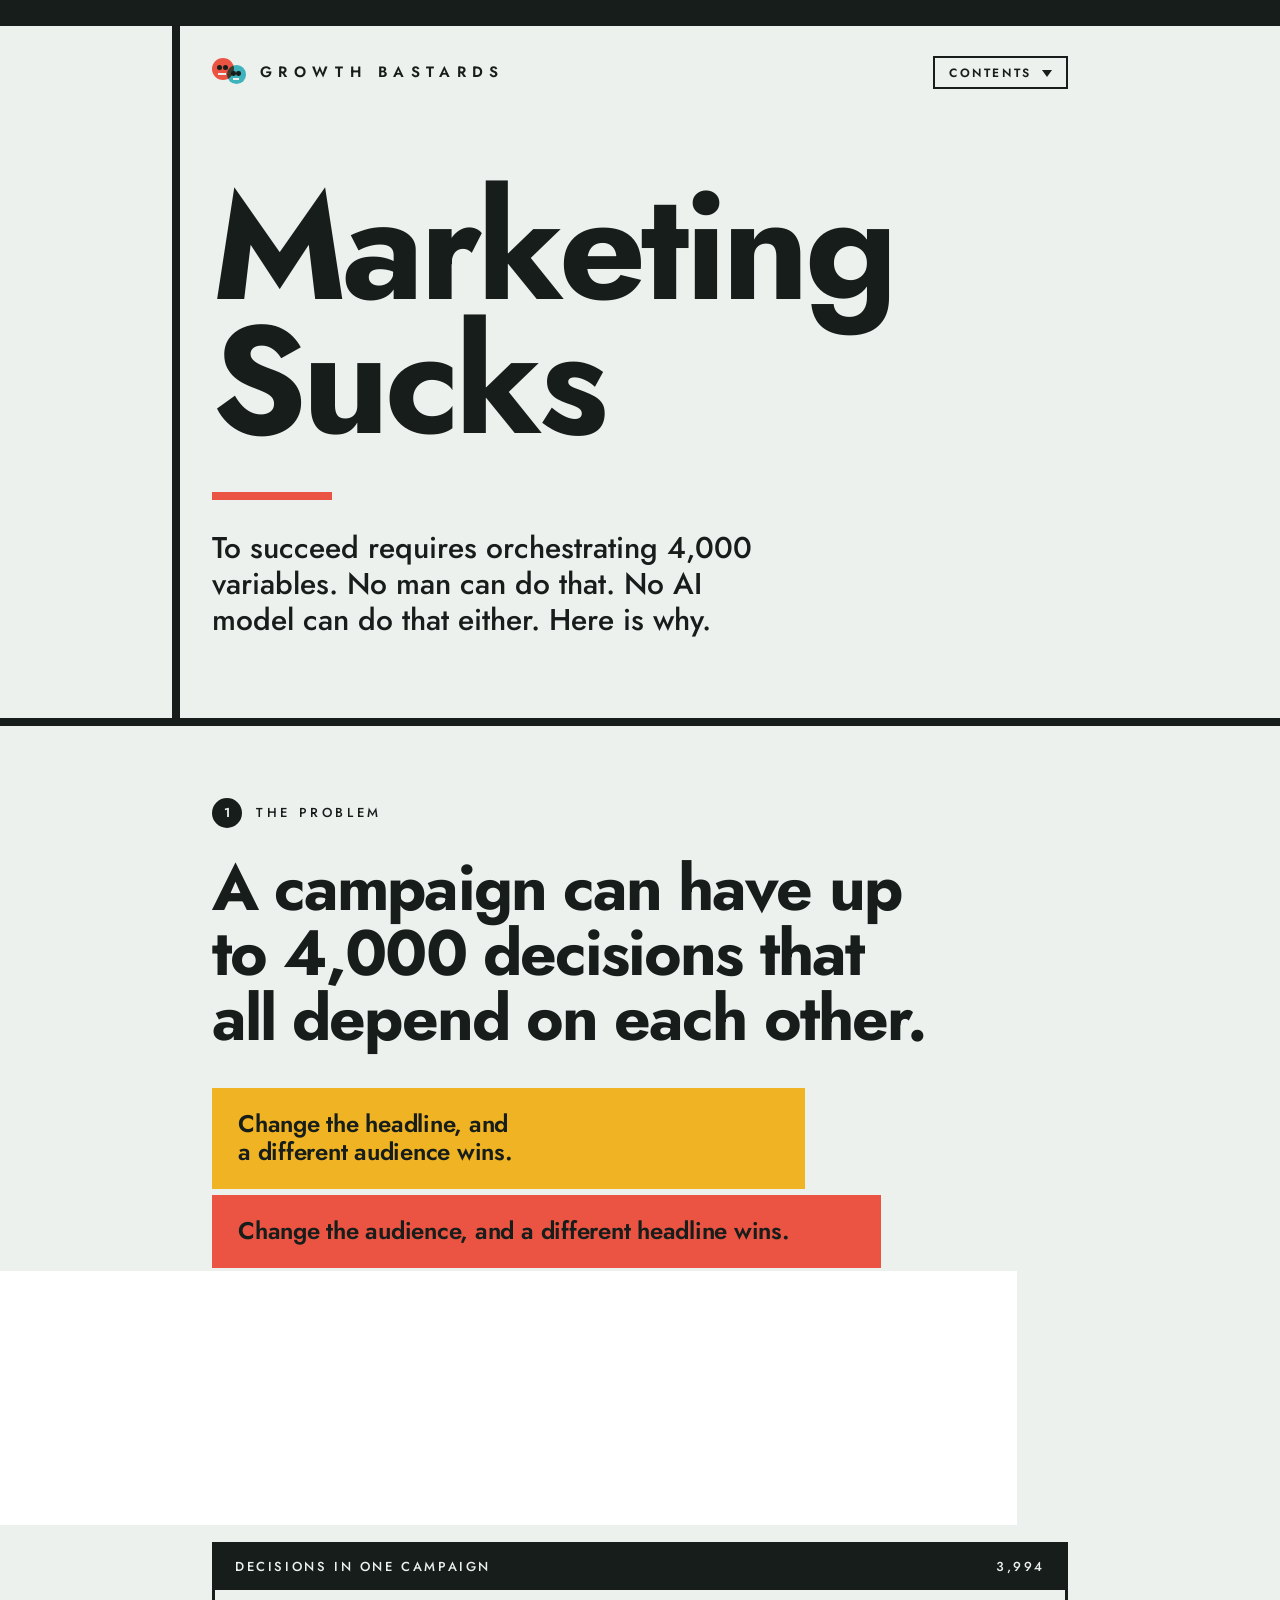
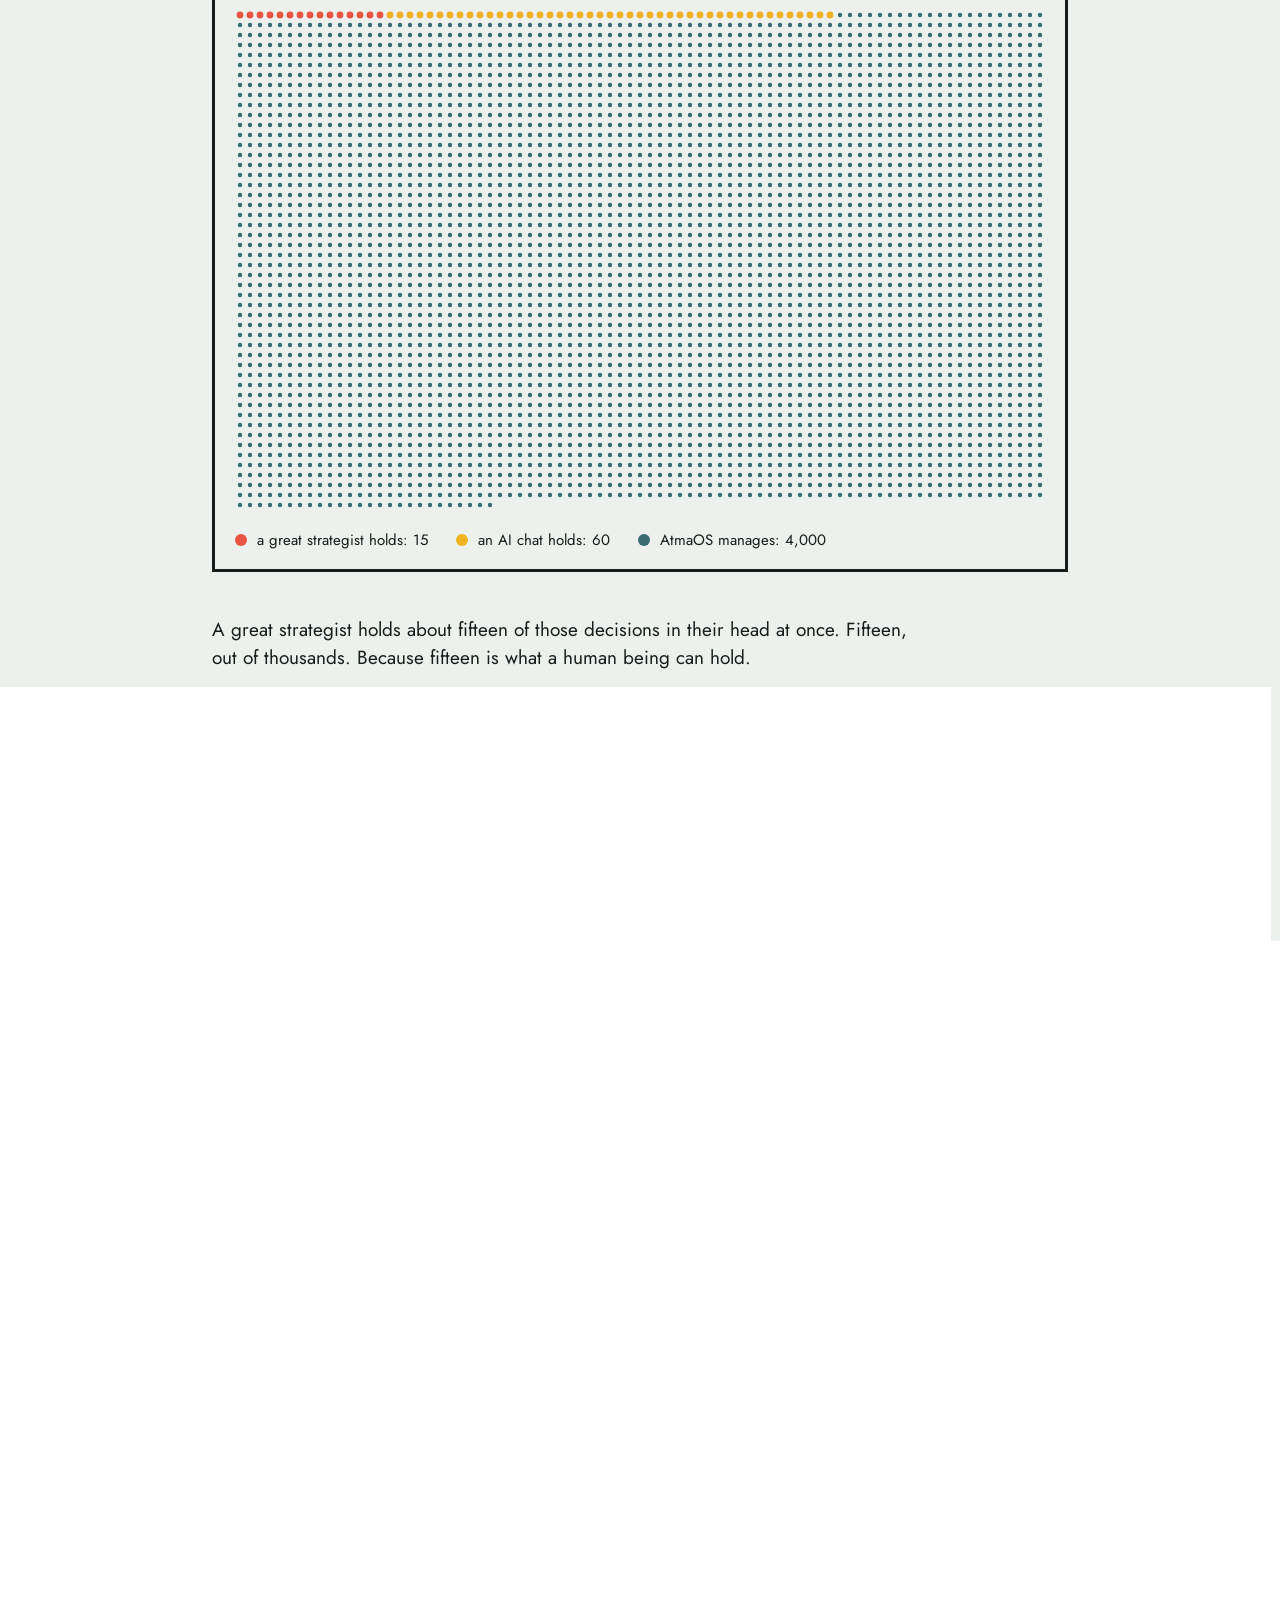
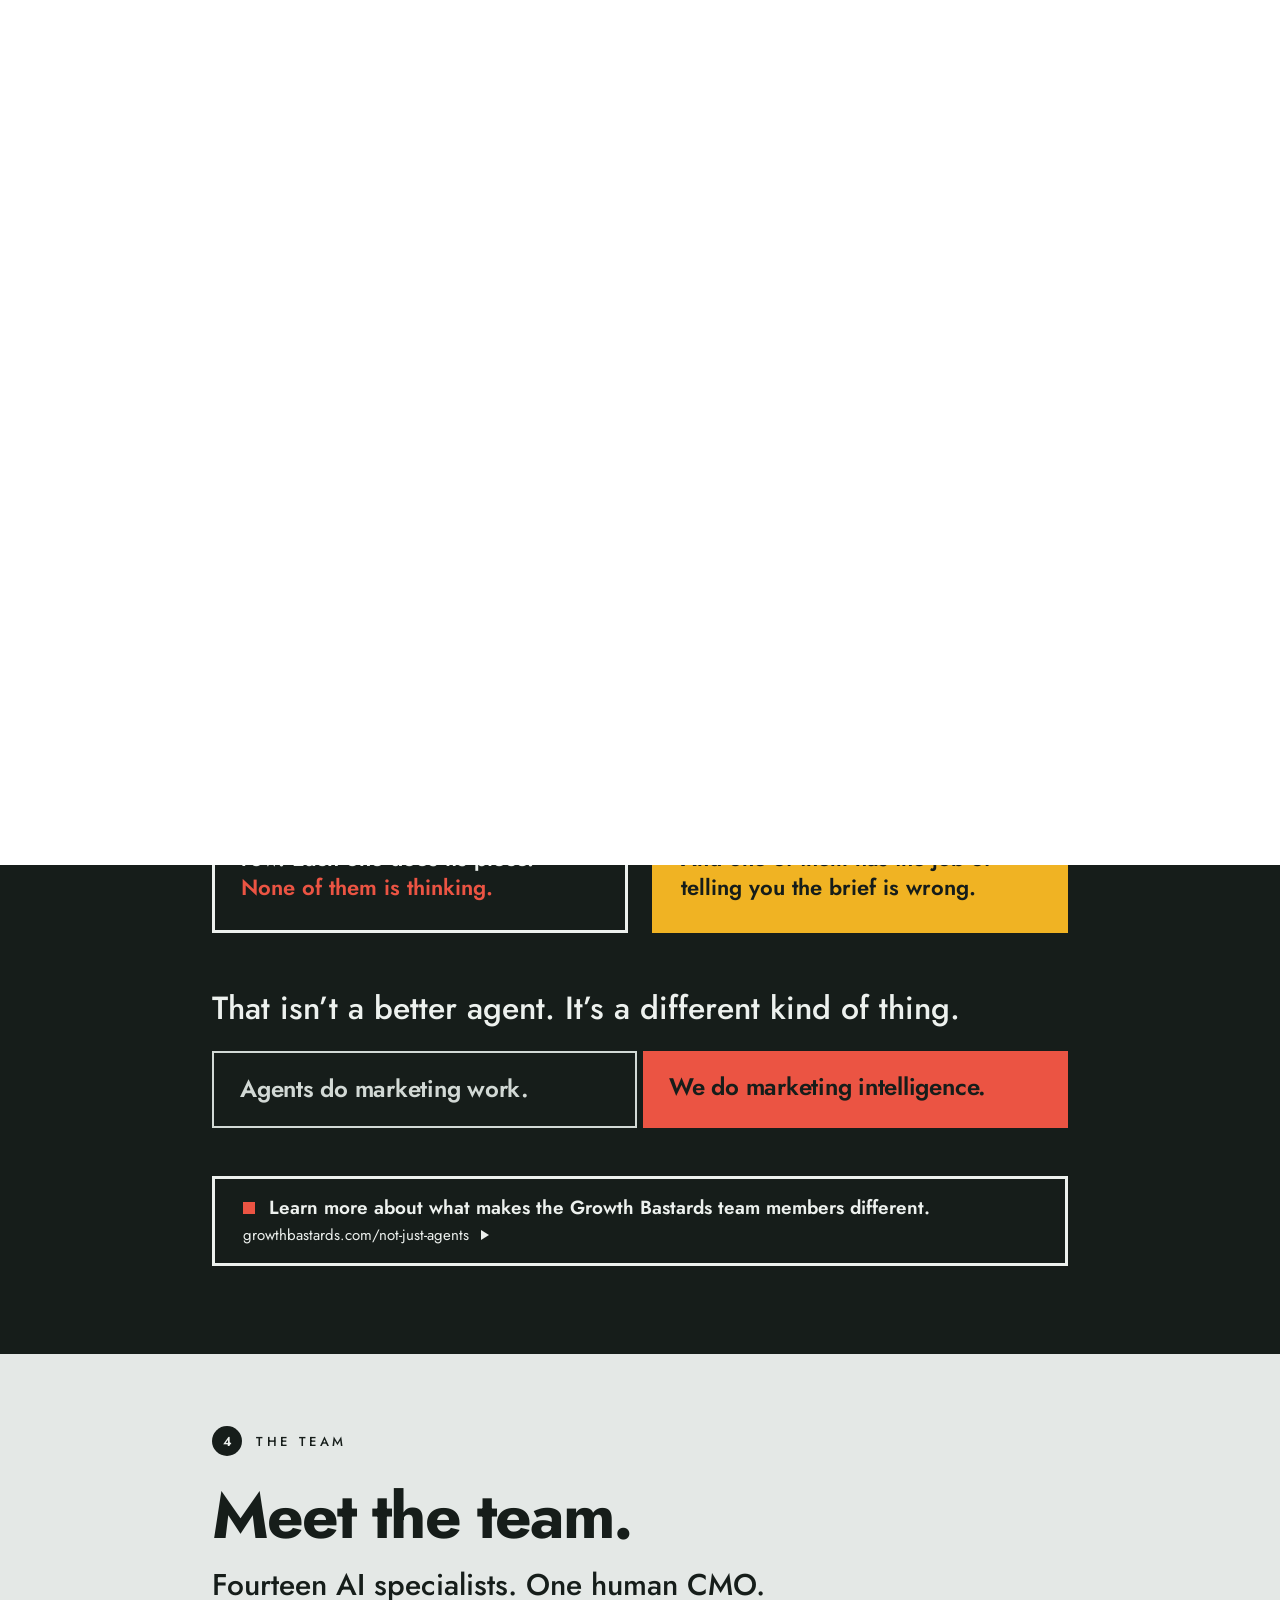
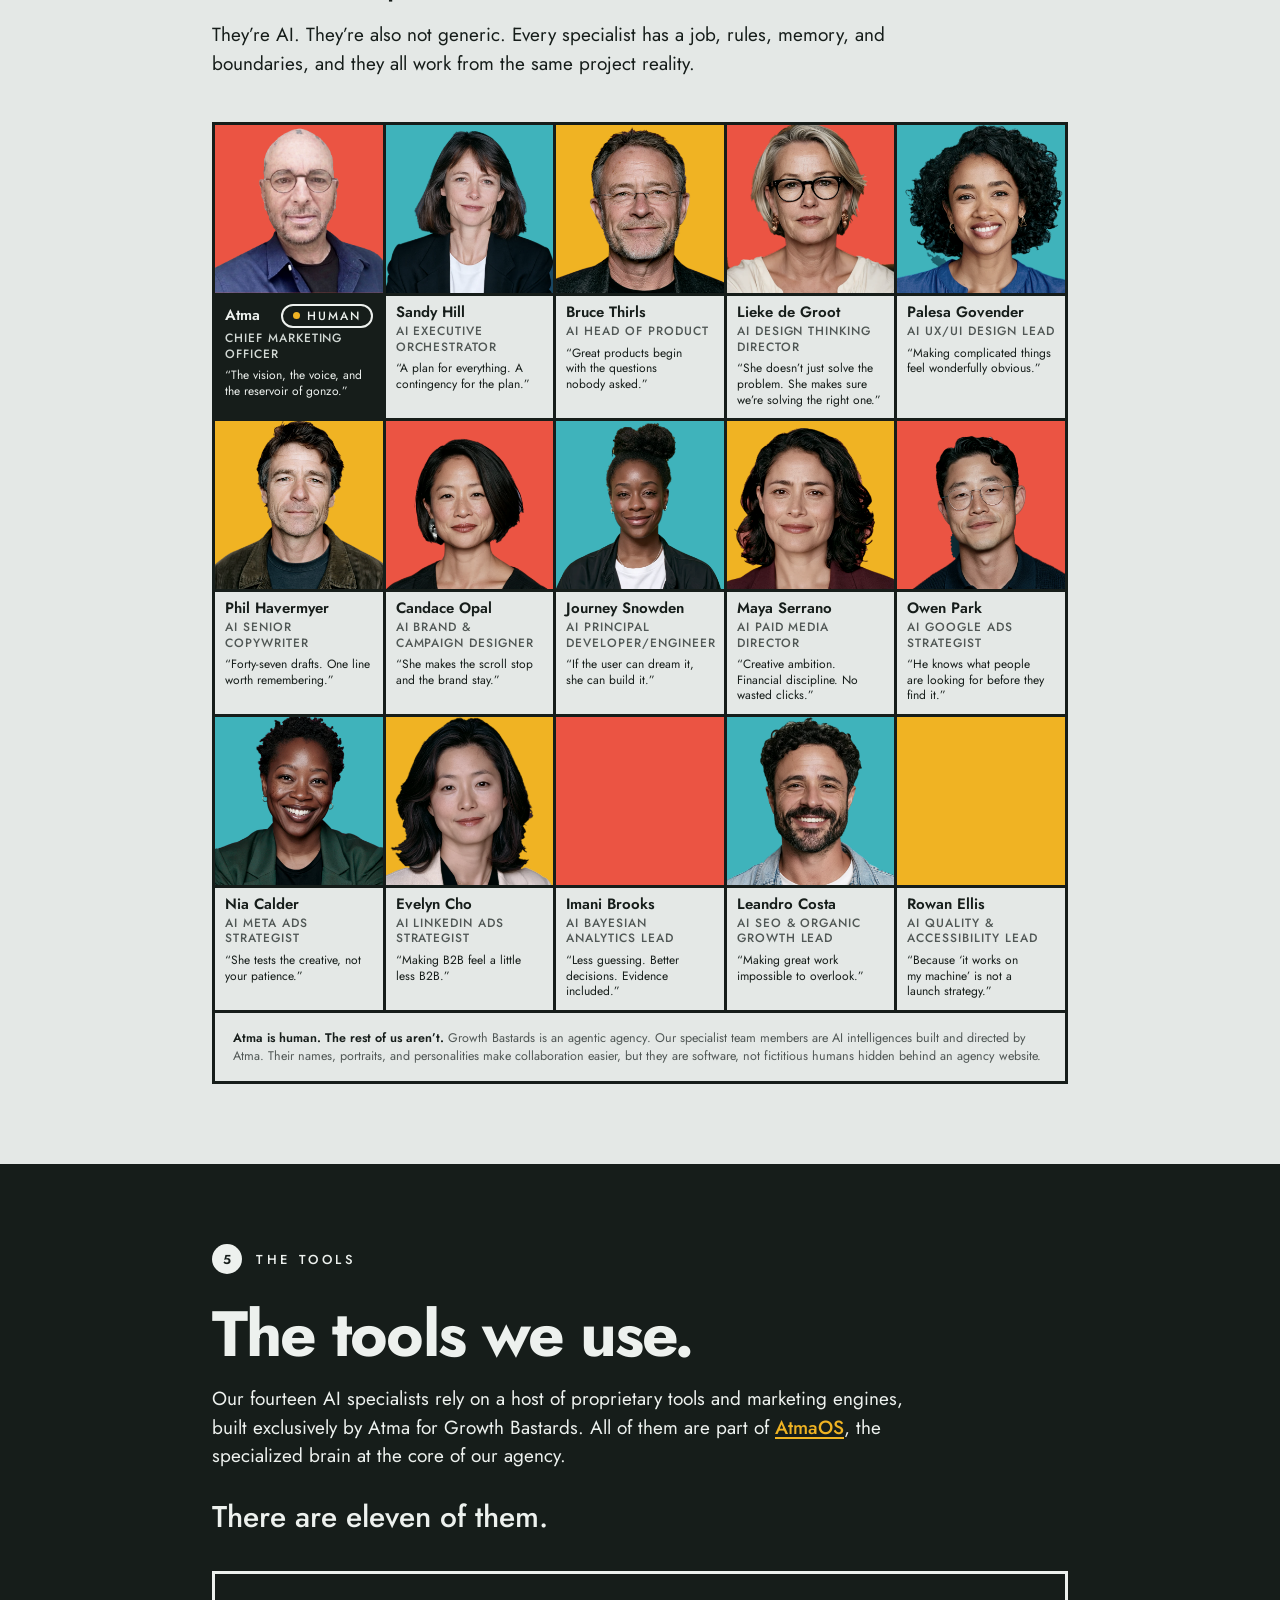
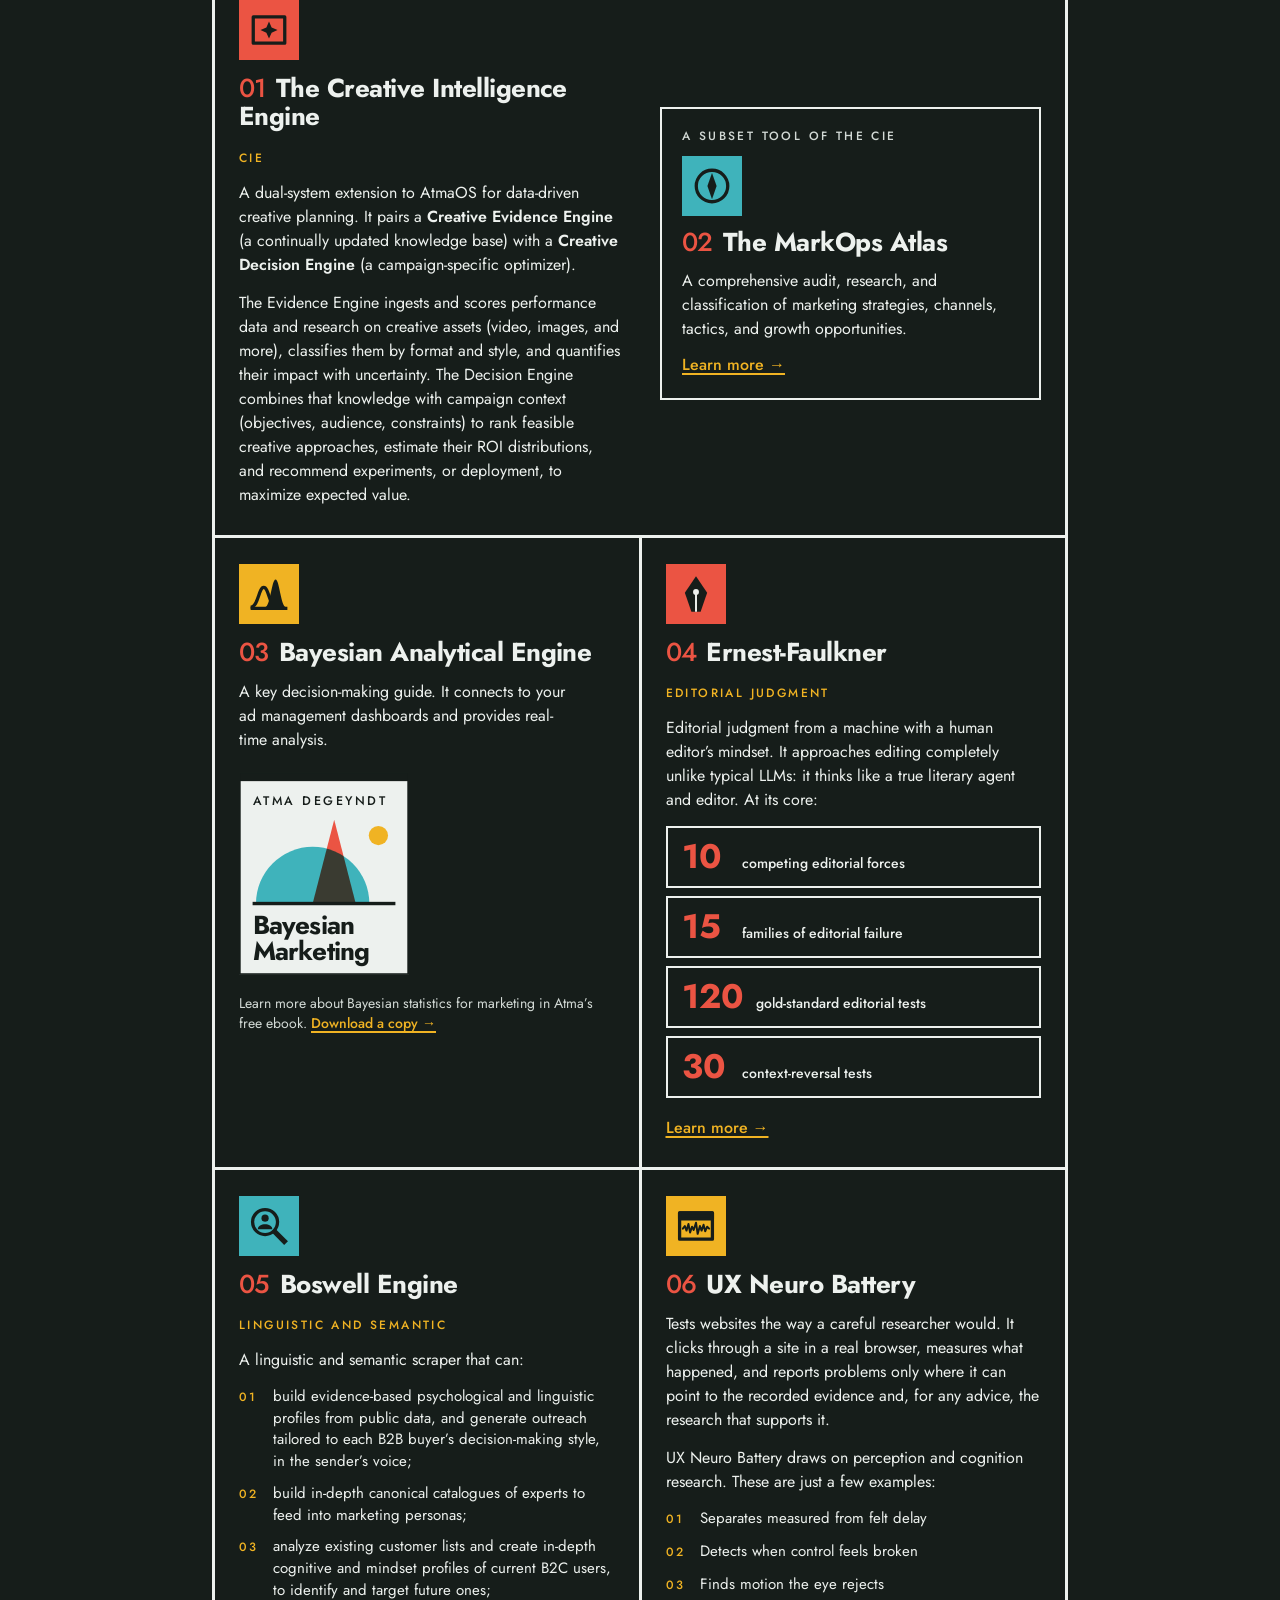
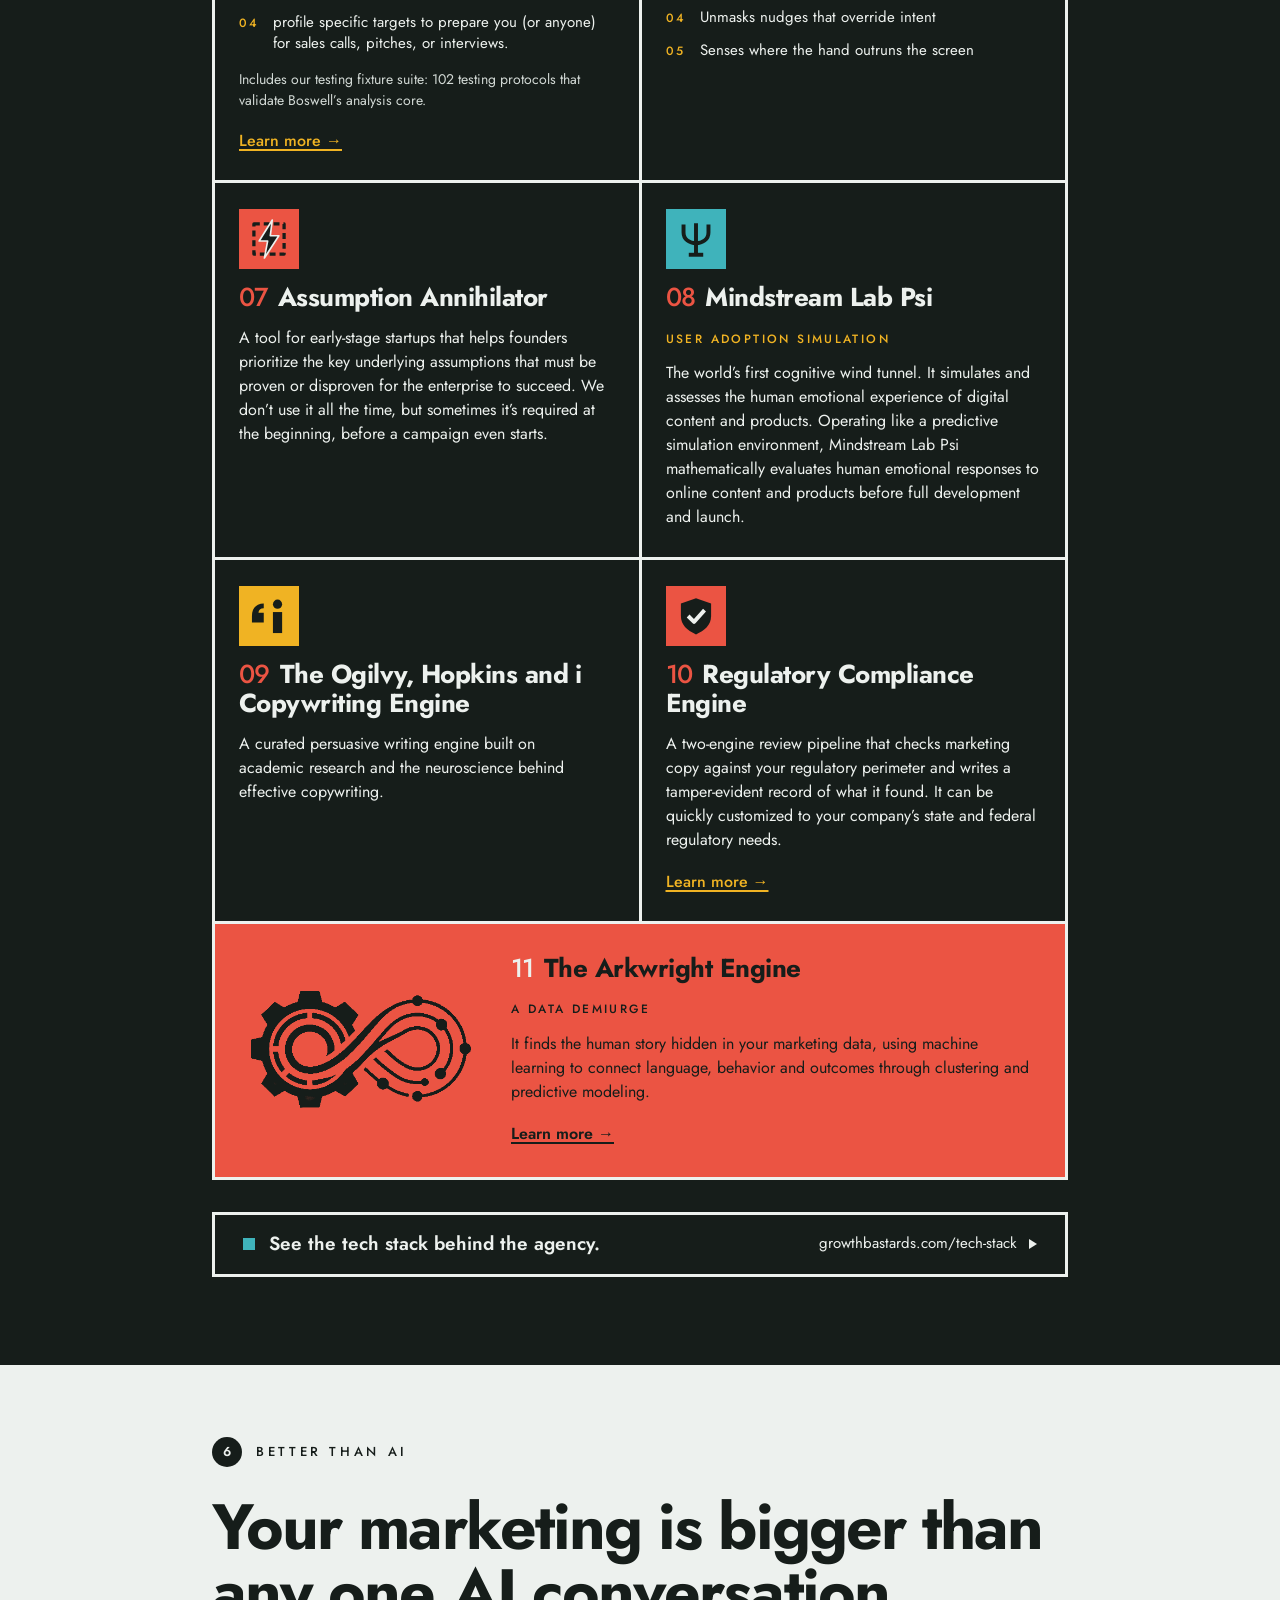
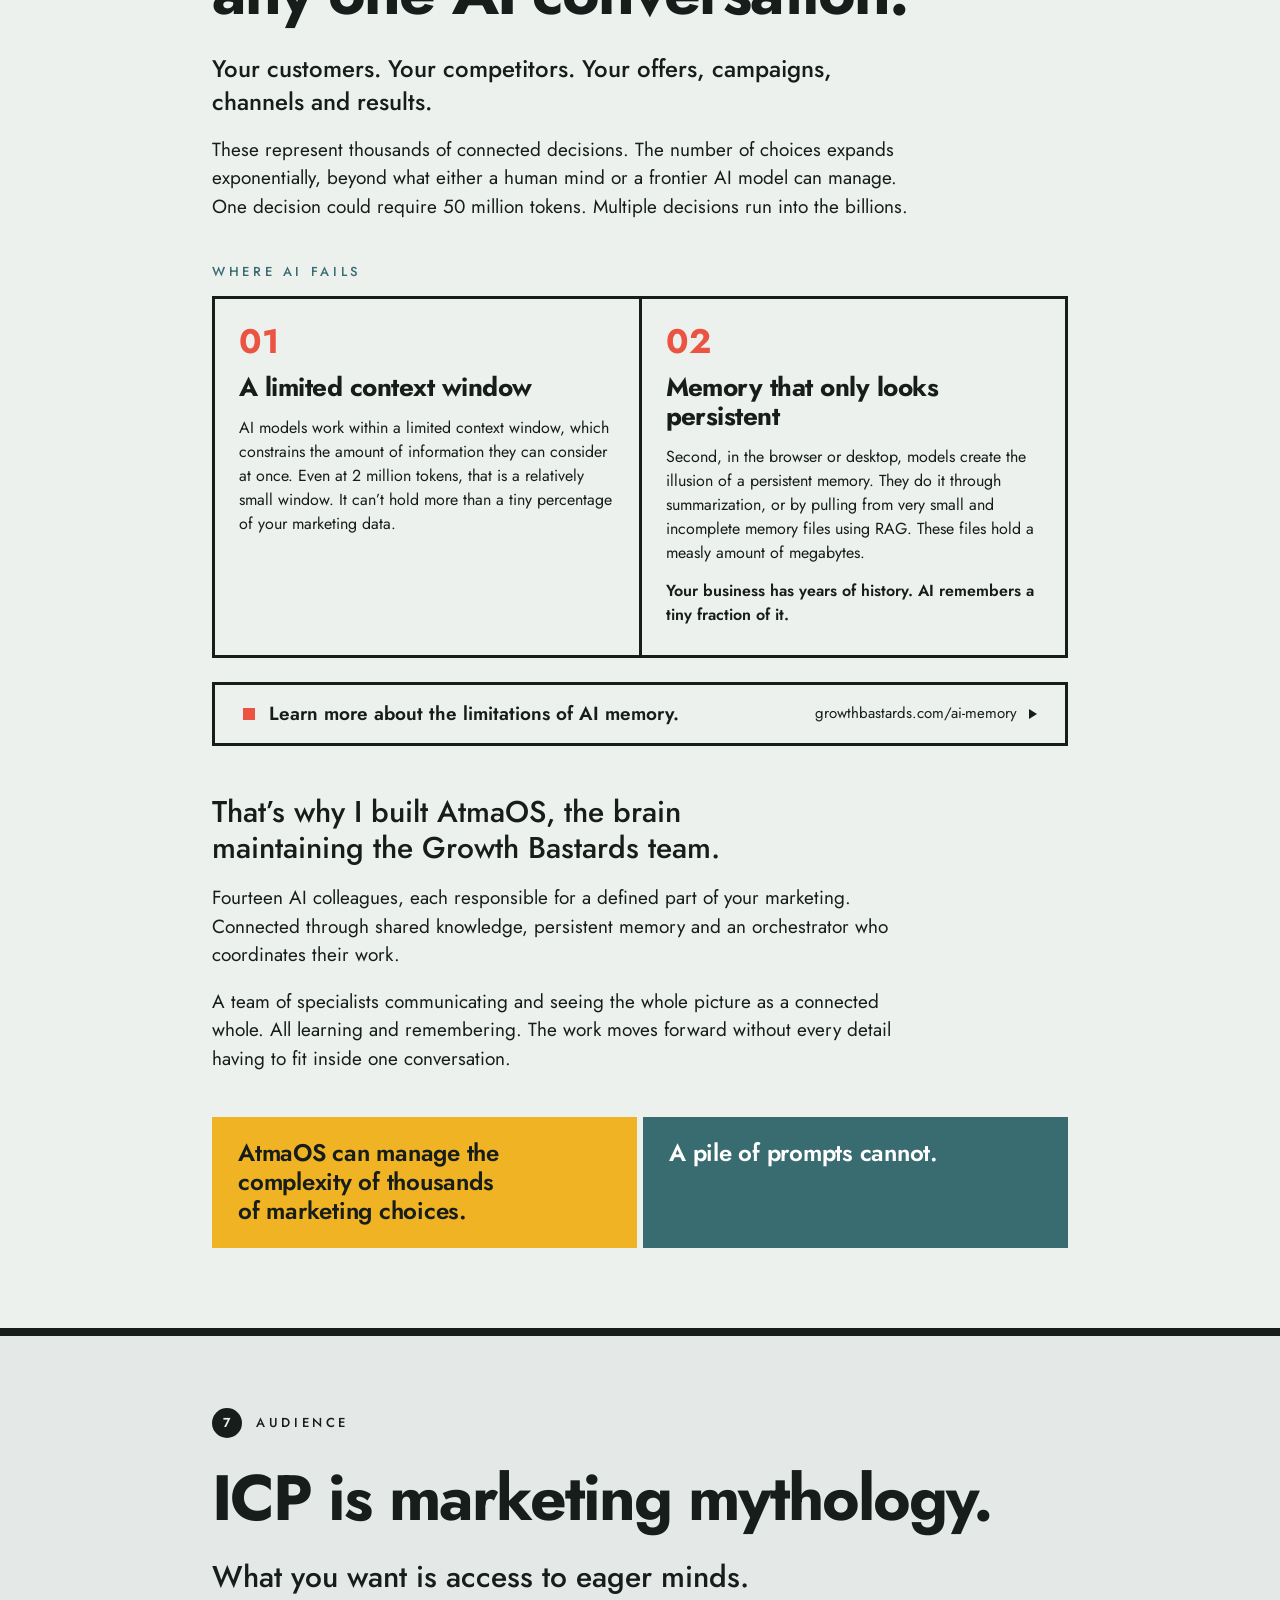
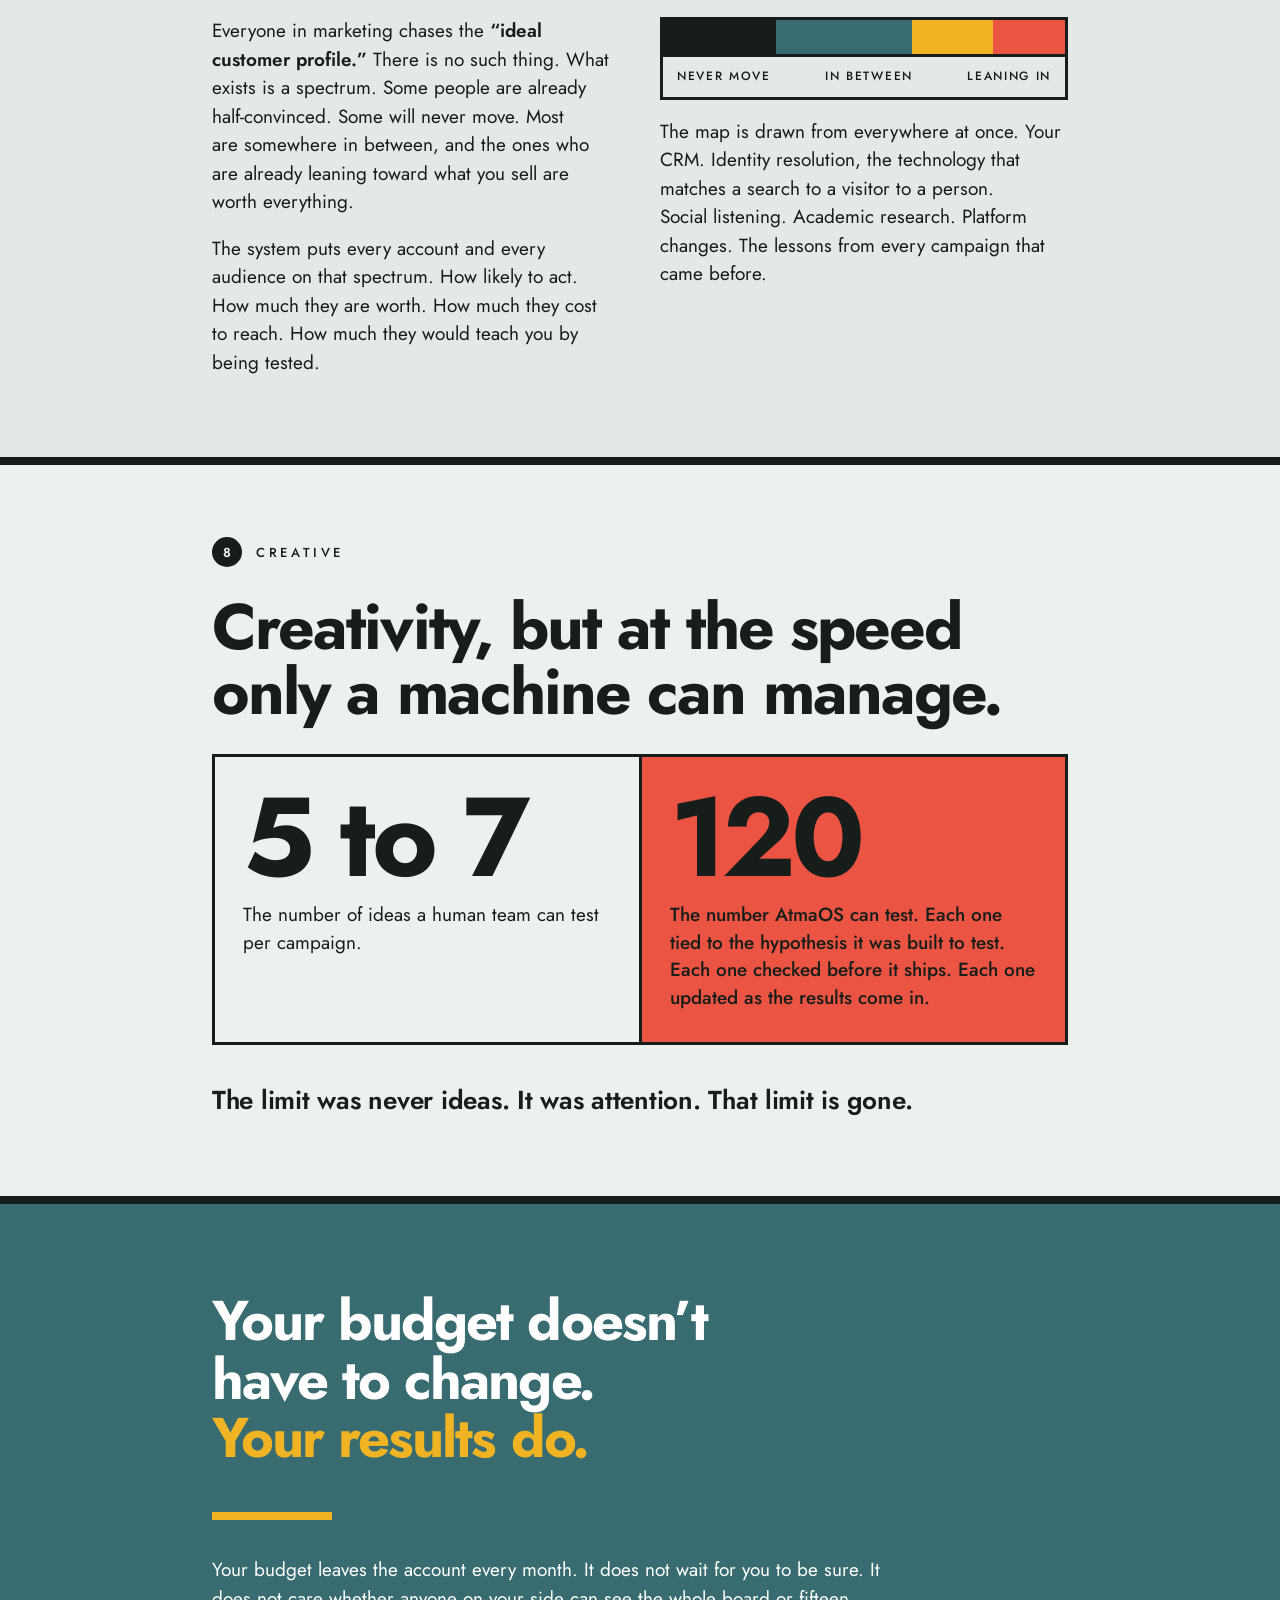
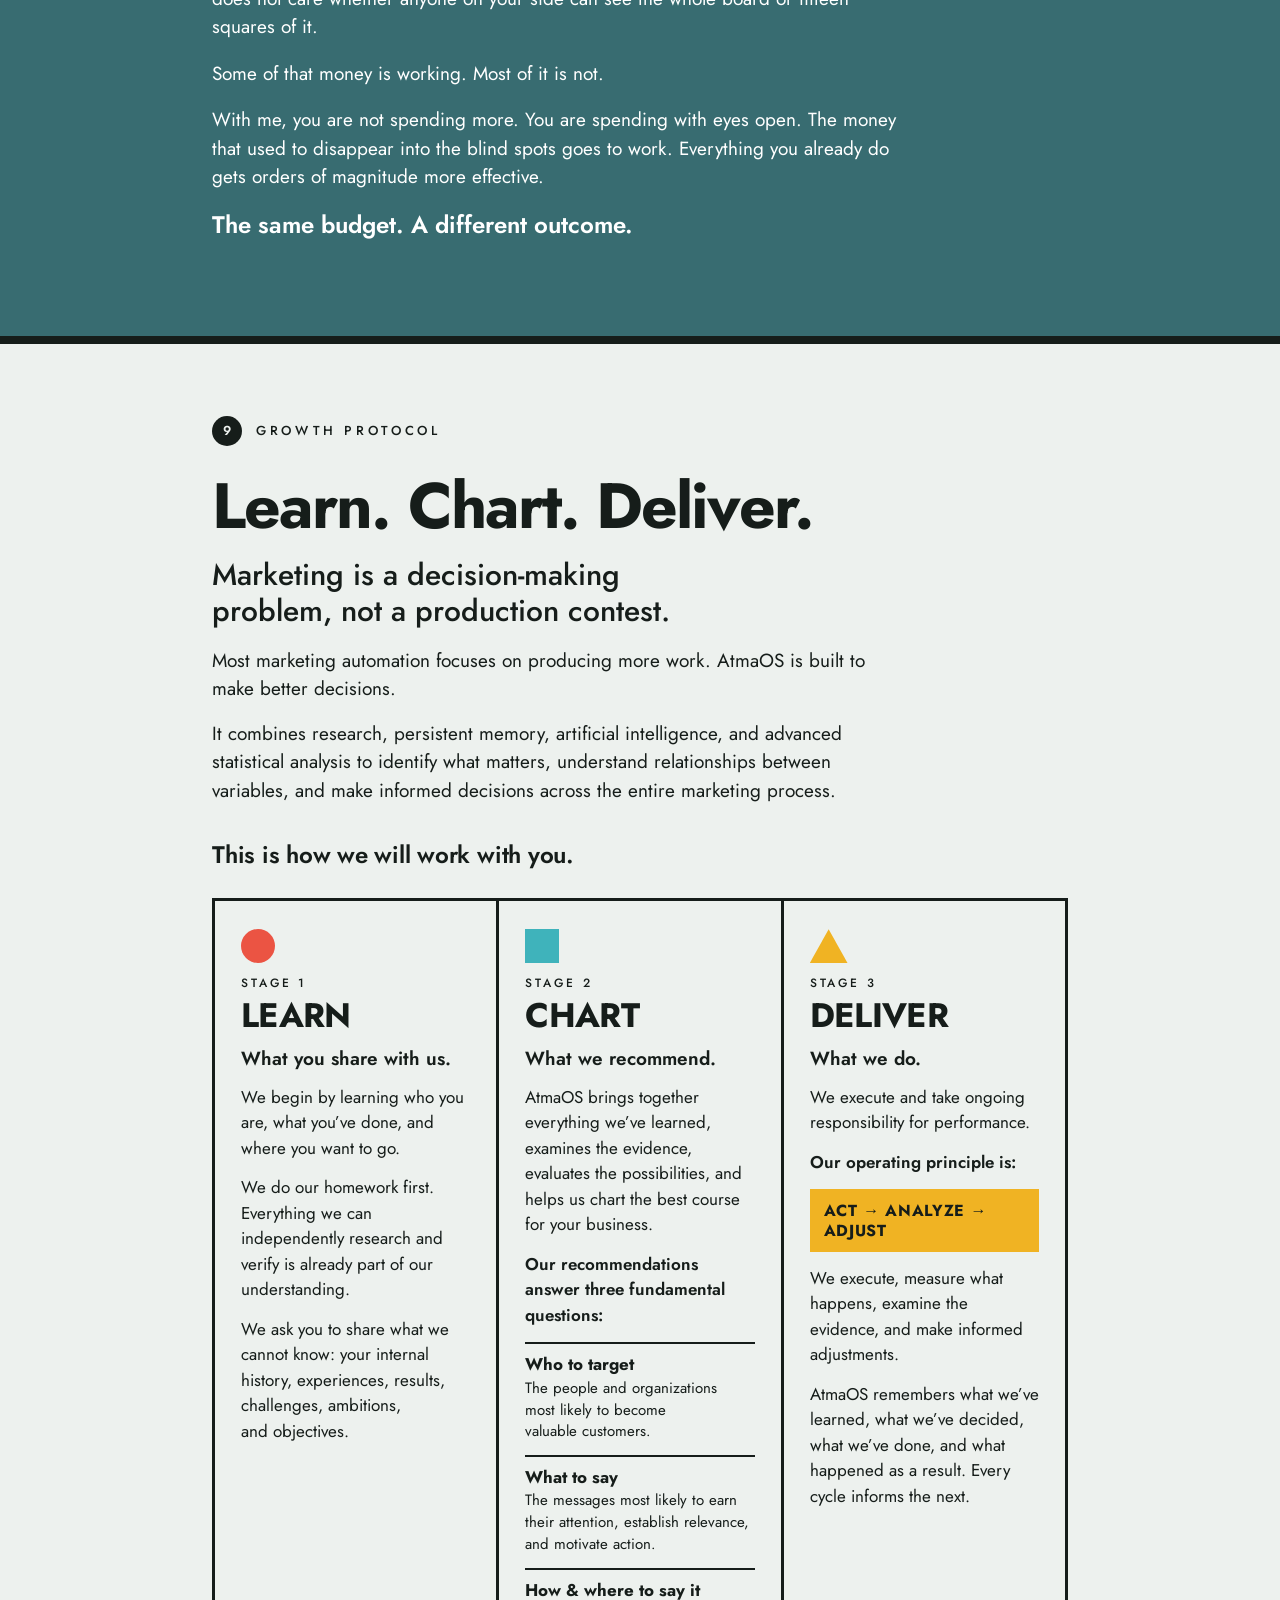
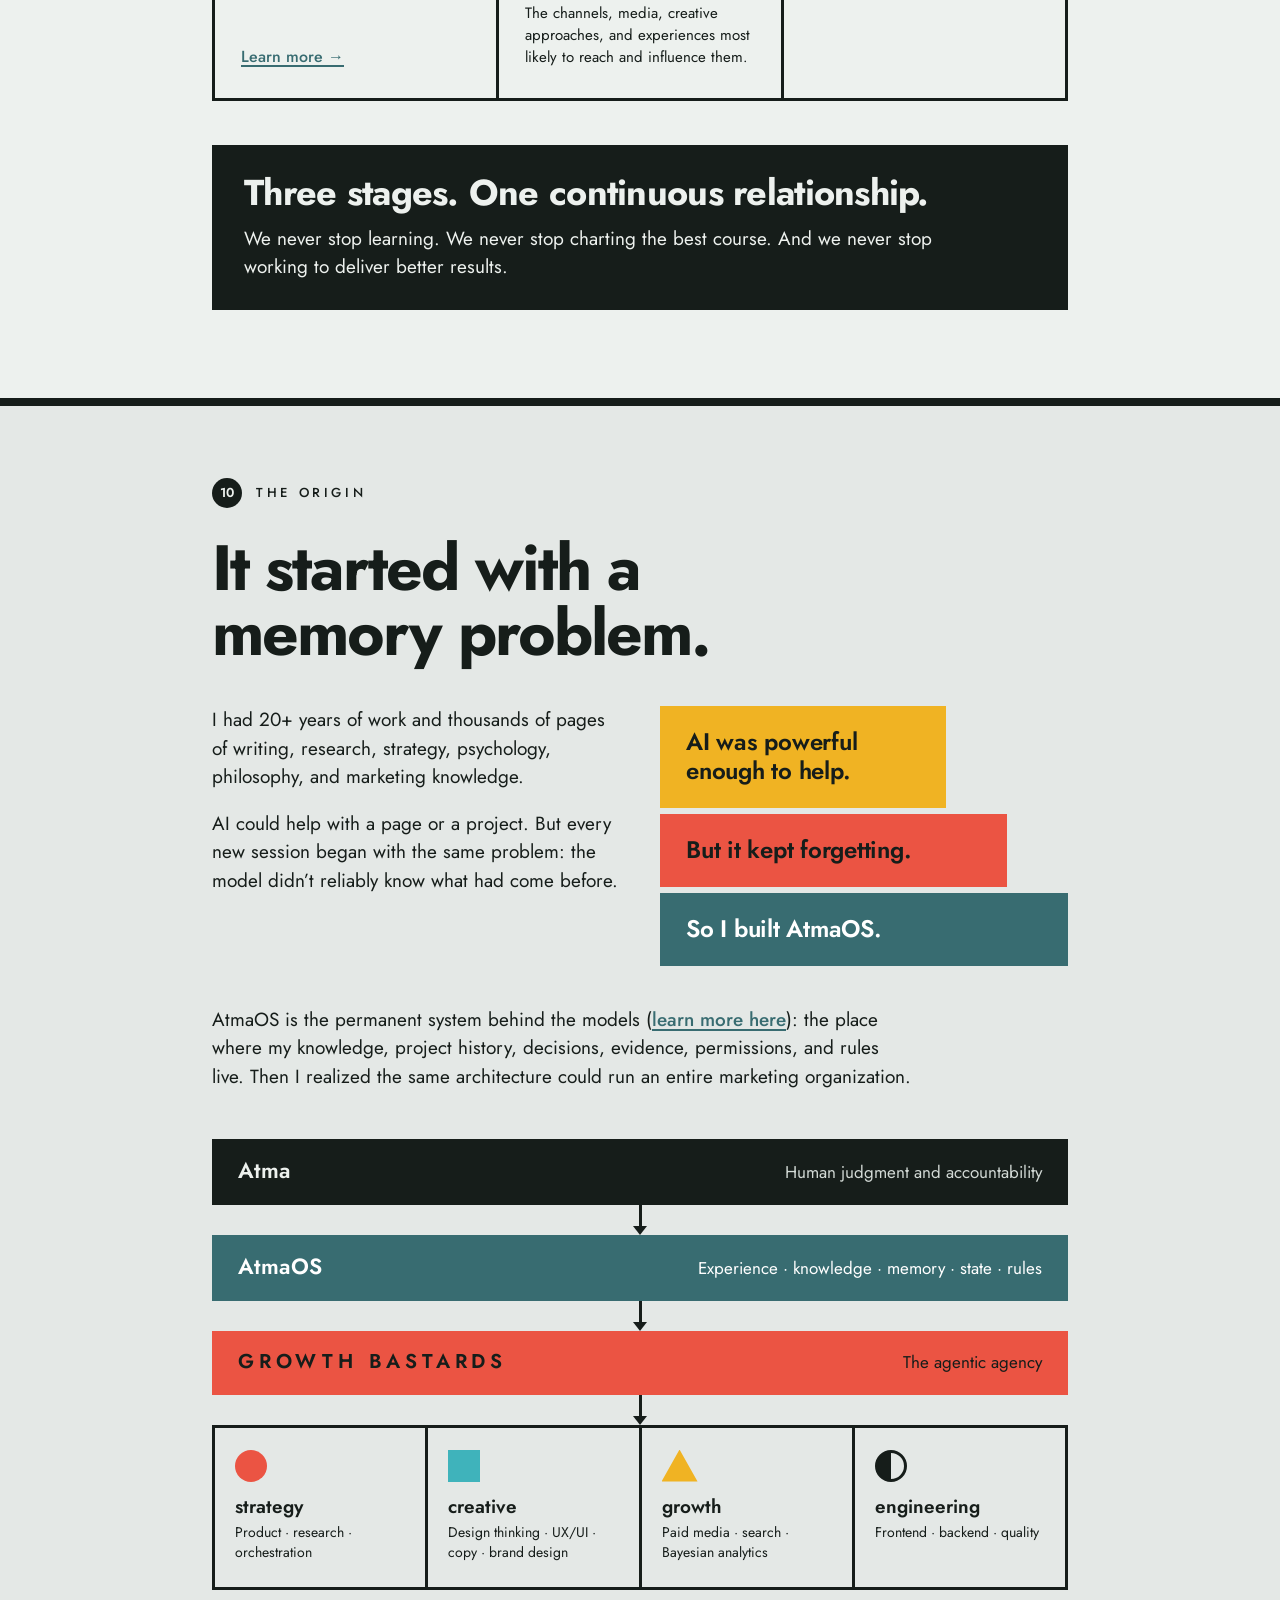
<file: index.html>
<!doctype html>
<html lang="en">
<head>
<meta charset="utf-8">
<meta name="viewport" content="width=device-width, initial-scale=1">
<title>Growth Bastards | Marketing Sucks</title>
<meta name="description" content="A campaign can have up to 4,000 decisions that all depend on each other. A great strategist holds fifteen. Atma built a system that holds all of it.">
<link rel="canonical" href="https://growthbastards.com/">
<meta name="robots" content="index, follow, max-image-preview:large">
<meta name="author" content="Atma Degeyndt">
<meta property="og:type" content="website">
<meta property="og:site_name" content="Growth Bastards">
<meta property="og:locale" content="en_US">
<meta property="og:url" content="https://growthbastards.com/">
<meta property="og:title" content="Marketing Sucks. 4,000 variables. Fifteen is what a human can hold.">
<meta property="og:description" content="A campaign can have up to 4,000 decisions that all depend on each other. A great strategist holds fifteen. Atma built a system that holds all of it.">
<meta property="og:image" content="https://growthbastards.com/og-marketing-sucks.jpg">
<meta property="og:image:secure_url" content="https://growthbastards.com/og-marketing-sucks.jpg">
<meta property="og:image:type" content="image/jpeg">
<meta property="og:image:alt" content="Marketing Sucks: 4,000 decisions, fifteen is what a human can hold.">
<meta property="og:image:width" content="1200">
<meta property="og:image:height" content="630">
<meta name="twitter:card" content="summary_large_image">
<meta name="twitter:title" content="Marketing Sucks. 4,000 variables.">
<meta name="twitter:description" content="A campaign can have up to 4,000 decisions that all depend on each other. A great strategist holds fifteen. Atma built a system that holds all of it.">
<meta name="twitter:image:alt" content="Marketing Sucks: 4,000 decisions, fifteen is what a human can hold.">
<meta name="twitter:image" content="https://growthbastards.com/og-marketing-sucks.jpg">
<link rel="icon" href="/favicon.ico" sizes="32x32">
<link rel="icon" href="/favicon.svg" type="image/svg+xml">
<link rel="apple-touch-icon" href="/apple-touch-icon.png">
<link rel="manifest" href="/site.webmanifest">
<meta name="theme-color" content="#161D1A">
<link rel="preconnect" href="https://fonts.googleapis.com">
<link rel="preconnect" href="https://fonts.gstatic.com" crossorigin>
<link rel="stylesheet" href="https://fonts.googleapis.com/css2?family=Jost:wght@400;500;600;700&display=swap">
<style>
html{scroll-behavior:smooth;-webkit-text-size-adjust:100%;text-size-adjust:100%}
body{margin:0;background:#EDF1EE;color:#161D1A;-webkit-font-smoothing:antialiased}
a{color:#386C71;text-decoration-thickness:2px;text-underline-offset:3px}
a:hover{color:#EB5443}
a:focus-visible,button:focus-visible{outline:3px solid currentColor;outline-offset:3px}
::selection{background:#F0B323;color:#161D1A}
section[id]{scroll-margin-top:12px}
.skip{position:absolute;left:-9999px;top:12px;z-index:100;background:#161D1A;color:#EDF1EE;padding:12px 18px;font:600 15px/1 Jost,sans-serif;text-decoration:none}
.skip:focus{left:12px}
@media (prefers-reduced-motion:reduce){html{scroll-behavior:auto}*{transition:none!important}.tk{animation:none!important}.tkw{overflow-y:auto!important}}
@keyframes tkscroll{from{transform:translateY(0)}to{transform:translateY(-50%)}}
.tk{animation:tkscroll 29.7s linear infinite}
.hv1:hover{color:#EB5443!important}.hv-ark:hover{color:#EDF1EE!important;text-decoration:underline}
.hv2:hover{transform:translate(-3px,-3px)!important;box-shadow:3px 3px 0 #161D1A!important}
.hv3:hover{transform:translate(-3px,-3px)!important;box-shadow:3px 3px 0 #161D1A!important;background:#F0B323!important}
.hv4:hover{transform:translate(-3px,-3px)!important;box-shadow:3px 3px 0 #F0B323!important}
.hv6:hover{background:#F0B323!important;color:#161D1A!important}
.hv7:hover{color:#F0B323!important}@media (max-width:560px){.hire-art{position:relative!important;right:auto!important;top:auto!important;width:150px!important;margin:0 8px 56px auto}}
html{scroll-behavior:smooth}
@media (prefers-reduced-motion:reduce){html{scroll-behavior:auto}}
section[id],#contents{scroll-margin-top:0}
.tocbtn{position:absolute;z-index:3;right:clamp(20px,10.4vw,112px);top:30px;display:inline-flex;align-items:center;gap:10px;padding:9px 14px 8px;border:2px solid #161D1A;color:#161D1A;text-decoration:none;font:600 12px/1 Jost,sans-serif;letter-spacing:0.22em;text-transform:uppercase;background:#EDF1EE;transition:background 120ms,transform 120ms cubic-bezier(.2,0,0,1),box-shadow 120ms cubic-bezier(.2,0,0,1)}
.tocbtn:hover{background:#F0B323;transform:translate(-2px,-2px);color:#161D1A}
.tocbtn i{width:0;height:0;border-left:5px solid transparent;border-right:5px solid transparent;border-top:7px solid currentColor}
@media (max-width:560px){.tocbtn{position:relative;right:auto;top:auto;display:flex;width:max-content;margin-top:18px}}
.tc{background:#161D1A;color:#EDF1EE;border-top:8px solid #161D1A}
.tc-wrap{max-width:1080px;margin:0 auto;padding:72px clamp(20px,10.4vw,112px) 64px;box-sizing:border-box}
.tc-head{display:flex;justify-content:space-between;align-items:baseline;gap:12px 24px;flex-wrap:wrap;padding-bottom:22px;border-bottom:3px solid #EDF1EE}
.tc-head h2{margin:0;font:700 clamp(40px,6vw,68px)/0.95 Jost,sans-serif;letter-spacing:-0.035em}
.tc-top{font:500 13px/1 Jost,sans-serif;letter-spacing:0.22em;text-transform:uppercase;color:#EDF1EE;text-decoration:none}
.tc-top:hover{color:#F0B323}
.tc-list{list-style:none;margin:0;padding:0}
.tc-row{padding:26px 0 24px;border-bottom:1px solid #333A38}
.tc-main{display:flex;align-items:center;gap:16px;color:#EDF1EE;text-decoration:none}
.tc-shape{width:20px;height:20px;flex:none;transition:transform 120ms cubic-bezier(.2,0,0,1)}
.tc-title{font:700 clamp(28px,3.8vw,42px)/1.05 Jost,sans-serif;letter-spacing:-0.025em;white-space:nowrap}
.tc-tag{font:500 clamp(16px,1.8vw,20px)/1.2 Jost,sans-serif;color:#F0B323;white-space:nowrap}
.tc-dots{flex:1 1 auto;min-width:24px;height:0;border-bottom:3px dotted #505755;margin:0 4px;transform:translateY(8px)}
.tc-num{font:700 clamp(22px,2.6vw,28px)/1 Jost,sans-serif;font-variant-numeric:tabular-nums;color:#EB5443}
.tc-sr{position:absolute;left:-9999px}
.tc-main:hover .tc-title{color:#F0B323}
.tc-main:hover .tc-shape{transform:scale(1.25) rotate(8deg)}
.tc-main:hover .tc-dots{border-color:#F0B323}
.tc-main:focus-visible{outline:3px solid #F0B323;outline-offset:6px}
.tc-subs{list-style:none;display:flex;flex-wrap:wrap;gap:8px;margin:16px 0 0;padding:0 0 0 36px}
.tc-sub{display:inline-flex;align-items:center;gap:10px;padding:8px 12px 7px;border:1.5px solid #505755;color:#D2D9D5;text-decoration:none;font:500 15px/1.2 Jost,sans-serif;transition:border-color 120ms,color 120ms,background 120ms}
.tc-sub i{font-style:normal;font-size:13px;color:#F0B323;letter-spacing:0.04em}
.tc-sub:hover{border-color:#F0B323;color:#161D1A;background:#F0B323}
.tc-sub:hover i{color:#161D1A}
.tc-sub:focus-visible{outline:3px solid #F0B323;outline-offset:3px}
.tc-num i{font-style:normal;font-size:0.8em;margin-right:8px;color:#F0B323;display:inline-block;transition:transform 120ms cubic-bezier(.2,0,0,1)}.tc-main:hover .tc-num i{transform:translateY(3px)}.tc-label{margin:18px 0 0;padding-left:36px;font:600 12px/1 Jost,sans-serif;letter-spacing:0.22em;text-transform:uppercase;color:#F0B323}.tc-subs.tc-after-label{margin-top:10px}@media (max-width:640px){.tc-label{padding-left:0}}.tc-row{padding:20px 0 22px;border-bottom:0}.tc-main{border:2px solid #EDF1EE;padding:16px 20px;transition:background 120ms,border-color 120ms}.tc-main:hover{background:#F0B323;border-color:#F0B323}.tc-main:hover .tc-title,.tc-main:hover .tc-tag,.tc-main:hover .tc-num,.tc-main:hover .tc-num i{color:#161D1A}.tc-main:hover .tc-dots{border-color:#161D1A}.tc-main:hover .tc-shape{background:#161D1A!important}.tc-subs,.tc-label{margin-left:42px;padding-left:20px;border-left:2px solid #505755}.tc-subs{margin-top:0;padding-top:14px}.tc-label{margin-top:0;padding-top:18px;padding-bottom:4px}.tc-label + .tc-subs{padding-top:8px}.tc-reach{margin:18px 0 0 42px;border-top:1px solid #505755}@media (max-width:640px){.tc-main{padding:12px 14px}.tc-subs,.tc-label{margin-left:14px;padding-left:14px}.tc-reach{margin-left:14px}}.tc-reach{margin:4px 0 0 0!important}.tc-label{border-left:0!important;margin-left:0!important;padding-left:0!important;padding-top:40px!important}.tc-contact{border-left:0!important;margin-left:0!important;padding-left:0!important;gap:10px 36px!important}.tc-contact .tc-sub{border:0;padding:4px 0;font:500 19px/1.3 Jost,sans-serif;color:#EDF1EE;background:none}.tc-contact .tc-sub:hover{background:none;color:#F0B323;text-decoration:underline;text-underline-offset:5px;text-decoration-thickness:2px}.tc-contact .tc-sub:hover i{color:#F0B323}.tc-key{display:flex;flex-wrap:wrap;gap:8px 24px;margin:22px 0 0;font:400 13px/1.4 Jost,sans-serif;color:#D2D9D5}
.tc-key i{font-style:normal;color:#F0B323;margin-right:6px}
@media (max-width:640px){
 .tc-main{flex-wrap:wrap;gap:6px 14px}
 .tc-dots{display:none}
 .tc-num{margin-left:auto}
 .tc-tag{flex-basis:100%;padding-left:34px;order:5}
 .tc-title{white-space:normal}
 .tc-subs{padding-left:0}
}

.tg{display:grid;grid-template-columns:repeat(2,minmax(0,1fr))}.tn{grid-column:1/-1}
@media(min-width:560px){.tg{grid-template-columns:repeat(4,minmax(0,1fr))}}
@media(min-width:900px){.tg{grid-template-columns:repeat(5,minmax(0,1fr))}}
@media(max-width:899px){.tg .atm{grid-column:span 2}.tg .atm>div:first-child{aspect-ratio:2/1!important}.tg .atm img{object-fit:contain!important;object-position:50% 100%!important}}
@media print{#viz{break-inside:avoid}#cv{max-height:520px;width:100%!important;height:auto!important}section{break-inside:auto}}
</style>
<template id="__bundler_thumbnail"><svg xmlns="http://www.w3.org/2000/svg" viewBox="0 0 120 120"><rect width="120" height="120" fill="#EDF1EE"/><circle cx="48" cy="56" r="20" fill="#EB5443"/><circle cx="68" cy="64" r="17" fill="#3FB3BB" opacity="0.85"/></svg></template>
<script type="application/ld+json">{"@context": "https://schema.org", "@graph": [{"@type": "Organization", "@id": "https://growthbastards.com/#org", "name": "Growth Bastards", "url": "https://growthbastards.com/", "logo": "https://growthbastards.com/icon-512.png", "description": "An agentic marketing agency led by Atma Degeyndt: one human CMO and fourteen specialist AI team members.", "founder": {"@id": "https://growthbastards.com/#atma"}}, {"@type": "Person", "@id": "https://growthbastards.com/#atma", "name": "Atma Degeyndt", "alternateName": "Atma", "jobTitle": "Chief Marketing Officer", "description": "Psychology- and science-based marketer who can code.", "worksFor": {"@id": "https://growthbastards.com/#org"}, "url": "https://atma.marketing/", "sameAs": ["https://www.linkedin.com/in/askatma", "https://resume.atma.marketing", "https://portfolio.atma.marketing/", "https://skills.atma.marketing", "https://atma.marketing/"]}, {"@type": "WebSite", "@id": "https://growthbastards.com/#website", "url": "https://growthbastards.com/", "name": "Growth Bastards", "publisher": {"@id": "https://growthbastards.com/#org"}, "inLanguage": "en"}, {"@type": "WebPage", "@id": "https://growthbastards.com/#page", "url": "https://growthbastards.com/", "name": "Growth Bastards | Marketing Sucks", "description": "A campaign can have up to 4,000 decisions that all depend on each other. A great strategist holds fifteen. Atma built a system that holds all of it.", "image": "https://growthbastards.com/og-marketing-sucks.jpg", "inLanguage": "en-US", "isPartOf": {"@id": "https://growthbastards.com/#website"}, "author": {"@id": "https://growthbastards.com/#atma"}, "about": {"@id": "https://growthbastards.com/#org"}}]}</script>
<!-- unified-footer-head:start --><link rel="stylesheet" href="/footer.css"><link rel="stylesheet" href="https://fonts.googleapis.com/css2?family=IBM+Plex+Serif:ital,wght@1,400&family=Jost:wght@400;500&display=swap"><style>.af{font:initial}</style><!-- unified-footer-head:end -->
</head>
<body>
<a class="skip" href="#main">Skip to content</a>
<div style="background:#EDF1EE;color:#161D1A;font-family:Jost,Futura,'Century Gothic',sans-serif">
<header id="top" style="position:relative;overflow:hidden">
<div style="height:26px;background:#161D1A"></div>
<div style="position:relative;max-width:1080px;margin:0 auto;padding:32px clamp(20px,10.4vw,112px) 80px;box-sizing:border-box">
<div style="position:absolute;left:clamp(6px,6.67vw,72px);top:0;bottom:0;width:8px;background:#161D1A"></div>
<a href="/" style="position:relative;z-index:2;display:inline-flex;align-items:center;gap:12px;color:#161D1A;text-decoration:none"><span style="position:relative;width:36px;height:28.32px;flex:none;isolation:isolate"><span style="position:absolute;left:0;top:0;width:22.08px;height:22.08px;border-radius:50%;background:#EB5443"></span><span style="position:absolute;left:14.88px;top:7.2px;width:18.72px;height:18.72px;border-radius:50%;background:#3FB3BB;mix-blend-mode:multiply"></span><span style="position:absolute;left:4.8px;top:7.2px;width:5.28px;height:5.28px;border-radius:50%;background:#161D1A"></span><span style="position:absolute;left:11.04px;top:7.2px;width:5.28px;height:5.28px;border-radius:50%;background:#161D1A"></span><span style="position:absolute;left:19.2px;top:13.44px;width:4.32px;height:4.32px;border-radius:50%;background:#161D1A"></span><span style="position:absolute;left:24.48px;top:13.44px;width:4.32px;height:4.32px;border-radius:50%;background:#161D1A"></span><span style="position:absolute;left:6.24px;top:14.88px;width:8.16px;height:1.92px;background:#EDF1EE"></span><span style="position:absolute;left:21.12px;top:20.16px;width:6.24px;height:1.68px;background:#EDF1EE"></span></span><span style="font:600 15px/1 Jost,sans-serif;letter-spacing:0.42em;white-space:nowrap">GROWTH BASTARDS</span></a>
<a class="tocbtn" href="#contents">Contents<i aria-hidden="true"></i></a>
<div style="position:relative;margin-top:clamp(48px,8vw,88px)">
<h1 style="margin:0;font:700 clamp(54px,14.07vw,152px)/0.88 Jost,sans-serif;letter-spacing:-0.03em">Marketing<br>Sucks</h1>
<div style="width:120px;height:8px;background:#EB5443;margin:44px 0 30px"></div>
<p style="margin:0;max-width:640px;font:500 clamp(22px,2.78vw,30px)/1.2 Jost,sans-serif;text-wrap:balance">To succeed requires orchestrating 4,000 variables. No man can do that. No AI model can do that either. Here is why.</p>
</div></div></header>
<main id="main">
<section style="border-top:8px solid #161D1A;"><div style="max-width:1080px;margin:0 auto;padding:72px clamp(20px,10.4vw,112px) 80px;box-sizing:border-box"><div style="display:flex;align-items:center;gap:14px;margin-bottom:28px"><span style="width:30px;height:30px;border-radius:50%;background:#161D1A;color:#EDF1EE;display:flex;align-items:center;justify-content:center;font:600 13px/1 Jost,sans-serif;flex:none">1</span><span style="font:500 13px/1 Jost,sans-serif;letter-spacing:0.28em;text-transform:uppercase">the problem</span></div><h2 style="margin:0 0 36px;font:700 clamp(38px,5.93vw,64px)/1.02 Jost,sans-serif;letter-spacing:-0.03em;text-wrap:balance">A campaign can have up to 4,000 decisions that all depend on each other.</h2><div style="display:flex;flex-direction:column;gap:6px;max-width:760px;margin-bottom:44px"><div style="width:78%;box-sizing:border-box;background:#F0B323;color:#161D1A;padding:22px 26px;font:600 24px/1.2 Jost,sans-serif;letter-spacing:-0.01em;text-wrap:balance">Change the headline, and a different audience wins.</div><div style="width:88%;box-sizing:border-box;background:#EB5443;color:#161D1A;padding:22px 26px;font:600 24px/1.2 Jost,sans-serif;letter-spacing:-0.01em;text-wrap:balance">Change the audience, and a different headline wins.</div><div style="width:94%;box-sizing:border-box;background:#3FB3BB;color:#161D1A;padding:22px 26px;font:600 24px/1.2 Jost,sans-serif;letter-spacing:-0.01em;text-wrap:balance">Change the budget, and the platform learns faster.</div><div style="width:100%;box-sizing:border-box;background:#386C71;color:#FFFFFF;padding:22px 26px;font:600 24px/1.2 Jost,sans-serif;letter-spacing:-0.01em;text-wrap:balance">Change the timing, and the budget means something different.</div></div><p style="margin:0;max-width:700px;font:400 19px/1.5 Jost,sans-serif;text-wrap:pretty;font-weight:600;margin-bottom:44px">Every choice reshapes every other choice.</p><div id="viz" style="border:3px solid #161D1A;background:#EDF1EE"><div style="padding:14px 20px;background:#161D1A;color:#EDF1EE;display:flex;justify-content:space-between;gap:8px 20px;flex-wrap:wrap;font:500 13px/1.3 Jost,sans-serif;letter-spacing:0.2em;text-transform:uppercase"><span>decisions in one campaign</span><span id="cnt" style="font-variant-numeric:tabular-nums">15</span></div><div style="padding:20px"><canvas id="cv" style="display:block;width:100%" aria-label="Four thousand dots: fifteen red for what a strategist holds, sixty yellow for what an AI chat holds, all four thousand teal for what AtmaOS manages"></canvas></div><div style="display:flex;flex-wrap:wrap;gap:8px 28px;padding:0 20px 18px;font:400 15px/1.4 Jost,sans-serif"><span style="display:flex;align-items:center;gap:10px"><span style="width:12px;height:12px;border-radius:50%;background:#EB5443"></span>a great strategist holds: 15</span><span style="display:flex;align-items:center;gap:10px"><span style="width:12px;height:12px;border-radius:50%;background:#F0B323"></span>an AI chat holds: 60</span><span style="display:flex;align-items:center;gap:10px"><span style="width:12px;height:12px;border-radius:50%;background:#386C71"></span><span><span style="text-transform:none">AtmaOS</span> manages: 4,000</span></span></div></div><div style="margin-top:44px;display:flex;flex-direction:column;gap:18px"><p style="margin:0;max-width:700px;font:400 19px/1.5 Jost,sans-serif;text-wrap:pretty;">A great strategist holds about fifteen of those decisions in their head at once. Fifteen, out of thousands. Because fifteen is what a human being can hold.</p><p style="margin:0;max-width:700px;font:400 19px/1.5 Jost,sans-serif;text-wrap:pretty;">A modern AI model can manage maybe sixty variables before they overwhelm its working memory.</p></div><div style="margin-top:44px;background:#161D1A;color:#EDF1EE;padding:26px 32px;font:600 26px/1.2 Jost,sans-serif;letter-spacing:-0.01em;text-wrap:balance">I built a system that can hold it all. All 4,000, in one coherent OS.</div></div></section>
<section id="solution" style="border-top:8px solid #161D1A;background:#E4E8E6"><div style="max-width:1080px;margin:0 auto;padding:72px clamp(20px,10.4vw,112px) 80px;box-sizing:border-box">
<div style="display:flex;align-items:center;gap:14px;margin-bottom:28px"><span style="width:30px;height:30px;border-radius:50%;background:#161D1A;color:#EDF1EE;display:flex;align-items:center;justify-content:center;font:600 13px/1 Jost,sans-serif;flex:none">2</span><span style="font:500 13px/1 Jost,sans-serif;letter-spacing:0.28em;text-transform:uppercase">the solution</span></div>
<h2 style="margin:0 0 18px;font:700 clamp(38px,5.93vw,64px)/1.02 Jost,sans-serif;letter-spacing:-0.03em;text-wrap:balance">Your 4,000-variable solution is our fifteen specialists.</h2>
<p style="margin:0 0 36px;font:500 clamp(24px,2.78vw,30px)/1.2 Jost,sans-serif;color:#EB5443">Now yours, full time.</p>
<div style="display:flex;flex-direction:column;gap:18px">
<p style="margin:0;max-width:700px;font:400 19px/1.55 Jost, sans-serif;text-wrap:pretty">From branding to performance marketing, each specialist is a speaking, thinking persona. Whoever you talk to already knows you. Your business. Your customers. Your competitors. What you tried last year and what it cost.</p>
<p style="margin:0;max-width:700px;font:400 19px/1.55 Jost, sans-serif;text-wrap:pretty">For the first time, a marketing team can see every variable, every option and every piece of your history at once, and build your strategy, run it, test it and adjust it.</p>
</div>
<div style="width:120px;height:8px;background:#EB5443;margin:40px 0 24px"></div>
<p style="margin:0;max-width:760px;font:600 clamp(24px,3vw,32px)/1.2 Jost,sans-serif;letter-spacing:-0.015em;text-wrap:balance">No human mind can do that. No AI agent can either.</p>
</div></section>
<section id="not-agents" style="border-top:8px solid #161D1A;background:#161D1A;color:#EDF1EE"><div style="max-width:1080px;margin:0 auto;padding:72px clamp(20px,10.4vw,112px) 80px;box-sizing:border-box">
<div style="display:flex;align-items:center;gap:14px;margin-bottom:28px"><span style="width:30px;height:30px;border-radius:50%;background:#EDF1EE;color:#161D1A;display:flex;align-items:center;justify-content:center;font:600 13px/1 Jost, sans-serif;flex:none">3</span><span style="font:500 13px/1 Jost, sans-serif;letter-spacing:0.28em;text-transform:uppercase">they’re not agents</span></div>
<h2 style="margin:0 0 36px;font:700 clamp(38px,5.93vw,64px)/1.02 Jost, sans-serif;letter-spacing:-0.03em;text-wrap:balance">Thinking specialists vs. performing monkeys.</h2>
<div style="display:grid;grid-template-columns:repeat(auto-fit,minmax(min(100%,320px),1fr));gap:24px;align-items:stretch">
<div style="border:3px solid #EDF1EE;padding:26px 26px 28px;display:flex;flex-direction:column;gap:14px;box-sizing:border-box">
<span style="font:500 12px/1.3 Jost, sans-serif;letter-spacing:0.2em;text-transform:uppercase;color:#D2D9D5">every AI agent on the market</span>
<p style="margin:0;font:400 18px/1.55 Jost, sans-serif;text-wrap:pretty">Every AI agent on the market has a brilliant mind and a cheap memory. Its memory is a notepad that tears out its own pages.</p>
<p style="margin:0;font:400 18px/1.55 Jost, sans-serif;text-wrap:pretty">Plant eight facts in its million-token window and the best frontier model misses one in four; the others miss two in three. <strong style="font-weight:600;color:#F0B323">That’s eight facts. A complex campaign has four thousand moving variables.</strong></p>
<p style="margin:0;font:400 18px/1.55 Jost, sans-serif;text-wrap:pretty">It doesn’t know why it was given the job, it never finds out whether the job worked, and nobody can tell you if it made you a dime.</p>
<p style="margin:auto 0 0;padding-top:6px;font:600 clamp(19px,2.2vw,22px)/1.3 Jost, sans-serif;text-wrap:balance">Wire fifty of them together and you get fifty monkeys in a row. Each one does its piece. <span style="color:#EB5443">None of them is thinking.</span></p>
</div>
<div style="background:#F0B323;color:#161D1A;border:3px solid #F0B323;padding:26px 26px 28px;display:flex;flex-direction:column;gap:14px;box-sizing:border-box">
<span style="font:500 12px/1.3 Jost, sans-serif;letter-spacing:0.2em;text-transform:uppercase"><span style="text-transform:none">AtmaOS</span> specialists</span>
<p style="margin:0;font:400 18px/1.55 Jost, sans-serif;text-wrap:pretty"><strong style="font-weight:700"><span style="text-transform:none">AtmaOS</span> specialists don’t forget.</strong> Every assignment, every argument, every result is on the record and handed back to them every time they work.</p>
<p style="margin:0;font:400 18px/1.55 Jost, sans-serif;text-wrap:pretty">The math runs in engines built for it, not in a model making it up.</p>
<p style="margin:0;font:400 18px/1.55 Jost, sans-serif;text-wrap:pretty">Every fact is marked verified, assumed or unknown. Every recommendation carries a track record.</p>
<p style="margin:auto 0 0;padding-top:6px;font:600 clamp(19px,2.2vw,22px)/1.3 Jost, sans-serif;text-wrap:balance">And one of them has the job of telling you the brief is wrong.</p>
</div>
</div>
<p style="margin:56px 0 0;max-width:760px;font:500 clamp(24px,3vw,32px)/1.2 Jost, sans-serif;text-wrap:balance">That isn’t a better agent. It’s a different kind of thing.</p>
<div style="display:grid;grid-template-columns:repeat(auto-fit,minmax(min(100%,300px),1fr));gap:6px;margin-top:24px"><div style="background:transparent;color:#D2D9D5;border:2px solid #D2D9D5;padding:22px 26px;font:600 24px/1.2 Jost, sans-serif;letter-spacing:-0.01em">Agents do marketing work.</div><div style="background:#EB5443;color:#161D1A;padding:22px 26px;font:600 24px/1.2 Jost, sans-serif;letter-spacing:-0.01em">We do marketing intelligence.</div></div>
<a href="not-just-agents.html" style="display:flex;flex-wrap:wrap;align-items:center;justify-content:space-between;gap:6px 16px;margin-top:48px;padding:18px clamp(16px,3.5vw,28px);border:3px solid #EDF1EE;color:#EDF1EE;text-decoration:none" class="hv6"><span style="display:flex;align-items:center;gap:14px"><span style="width:12px;height:12px;background:#EB5443;flex:none"></span><span style="font:600 19px/1.2 Jost, sans-serif">Learn more about what makes the Growth Bastards team members different.</span></span><span style="display:flex;align-items:center;gap:12px;font:400 15px/1.3 Jost, sans-serif">growthbastards.com/not-just-agents<span style="width:0;height:0;border-top:5px solid transparent;border-bottom:5px solid transparent;border-left:8px solid currentColor"></span></span></a>
</div></section>
<section id="team" style="border-top:8px solid #161D1A;background:#E4E8E6">
<div style="max-width:1080px;margin:0 auto;padding:72px clamp(20px,10.4vw,112px) 80px;box-sizing:border-box">
<div style="display:flex;align-items:center;gap:14px;margin-bottom:28px"><span style="width:30px;height:30px;border-radius:50%;background:#161D1A;color:#EDF1EE;display:flex;align-items:center;justify-content:center;font:600 13px/1 Jost, sans-serif;flex:none">4</span><span style="font:500 13px/1 Jost, sans-serif;letter-spacing:0.28em;text-transform:uppercase">the team</span></div>
<h2 style="margin:0 0 18px;font:700 clamp(38px,5.93vw,64px)/1.02 Jost, sans-serif;letter-spacing:-0.03em;text-wrap:balance">Meet the team.</h2>
<p style="margin:0 0 18px;font:500 clamp(22px,2.78vw,30px)/1.2 Jost, sans-serif">Fourteen AI specialists. One human CMO.</p>
<p style="margin:0;max-width:700px;font:400 19px/1.5 Jost, sans-serif;text-wrap:pretty">They’re AI. They’re also not generic. Every specialist has a job, rules, memory, and boundaries, and they all work from the same project reality.</p>
<div style="border-top:3px solid #161D1A;border-left:3px solid #161D1A;margin-top:44px" class="tg">
<article class="atm" style="border-right:3px solid #161D1A;border-bottom:3px solid #161D1A;display:flex;flex-direction:column;background:#161D1A;color:#EDF1EE">
<div style="position:relative;aspect-ratio:1/1;overflow:hidden;isolation:isolate;border-bottom:3px solid #161D1A;background:#EB5443">
<img src="assets/team/cut/atma.webp" alt="Atma, Chief Marketing Officer" loading="lazy" style="position:absolute;inset:0;width:100%;height:100%;object-fit:cover;object-position:50% 12%;filter:saturate(0.65) contrast(1.04);mix-blend-mode:normal" decoding="async">
</div>
<div style="padding:8px 10px 10px;display:flex;flex-direction:column;gap:3px;flex:1">
<div style="display:flex;flex-wrap:wrap;align-items:center;justify-content:space-between;gap:6px 8px"><span style="font:600 15px/1.15 Jost, sans-serif">Atma</span>
<span style="display:inline-flex;align-items:center;gap:7px;border:2px solid #EDF1EE;border-radius:999px;padding:4px 10px;font:500 12px/1 Jost, sans-serif;letter-spacing:0.16em;text-transform:uppercase"><span style="width:7px;height:7px;border-radius:50%;background:#F0B323"></span>human</span>
</div>
<div style="font:500 12px/1.3 Jost, sans-serif;letter-spacing:0.08em;text-transform:uppercase;color:#D2D9D5">Chief Marketing Officer</div>
<div style="margin-top:3px;font:400 12px/1.3 Jost, sans-serif;text-wrap:pretty">“The vision, the voice, and the reservoir of gonzo.”</div>
</div>
</article>
<article style="border-right:3px solid #161D1A;border-bottom:3px solid #161D1A;display:flex;flex-direction:column;background:transparent;color:#161D1A">
<div style="position:relative;aspect-ratio:1/1;overflow:hidden;isolation:isolate;border-bottom:3px solid #161D1A;background:#3FB3BB">
<img src="assets/team/cut/sandy-hill.webp" alt="Sandy Hill, AI Executive Orchestrator" loading="lazy" style="position:absolute;inset:0;width:100%;height:100%;object-fit:cover;object-position:50% 12%;filter:saturate(0.65) contrast(1.04);mix-blend-mode:normal" decoding="async">
</div>
<div style="padding:8px 10px 10px;display:flex;flex-direction:column;gap:3px;flex:1">
<div style="display:flex;flex-wrap:wrap;align-items:center;justify-content:space-between;gap:6px 8px"><span style="font:600 15px/1.15 Jost, sans-serif">Sandy Hill</span>
</div>
<div style="font:500 12px/1.3 Jost, sans-serif;letter-spacing:0.08em;text-transform:uppercase;color:#505755">AI Executive Orchestrator</div>
<div style="margin-top:3px;font:400 12px/1.3 Jost, sans-serif;text-wrap:pretty">“A plan for everything. A contingency for the plan.”</div>
</div>
</article>
<article style="border-right:3px solid #161D1A;border-bottom:3px solid #161D1A;display:flex;flex-direction:column;background:transparent;color:#161D1A">
<div style="position:relative;aspect-ratio:1/1;overflow:hidden;isolation:isolate;border-bottom:3px solid #161D1A;background:#F0B323">
<img src="assets/team/cut/bruce-thirls.webp" alt="Bruce Thirls, AI Head of Product" loading="lazy" style="position:absolute;inset:0;width:100%;height:100%;object-fit:cover;object-position:50% 12%;filter:saturate(0.65) contrast(1.04);mix-blend-mode:normal" decoding="async">
</div>
<div style="padding:8px 10px 10px;display:flex;flex-direction:column;gap:3px;flex:1">
<div style="display:flex;flex-wrap:wrap;align-items:center;justify-content:space-between;gap:6px 8px"><span style="font:600 15px/1.15 Jost, sans-serif">Bruce Thirls</span>
</div>
<div style="font:500 12px/1.3 Jost, sans-serif;letter-spacing:0.08em;text-transform:uppercase;color:#505755">AI Head of Product</div>
<div style="margin-top:3px;font:400 12px/1.3 Jost, sans-serif;text-wrap:pretty">“Great products begin with the questions nobody asked.”</div>
</div>
</article>
<article style="border-right:3px solid #161D1A;border-bottom:3px solid #161D1A;display:flex;flex-direction:column;background:transparent;color:#161D1A">
<div style="position:relative;aspect-ratio:1/1;overflow:hidden;isolation:isolate;border-bottom:3px solid #161D1A;background:#EB5443">
<img src="assets/team/cut/lieke-de-groot.webp" alt="Lieke de Groot, AI Design Thinking Director" loading="lazy" style="position:absolute;inset:0;width:100%;height:100%;object-fit:cover;object-position:50% 12%;filter:saturate(0.65) contrast(1.04);mix-blend-mode:normal" decoding="async">
</div>
<div style="padding:8px 10px 10px;display:flex;flex-direction:column;gap:3px;flex:1">
<div style="display:flex;flex-wrap:wrap;align-items:center;justify-content:space-between;gap:6px 8px"><span style="font:600 15px/1.15 Jost, sans-serif">Lieke de Groot</span>
</div>
<div style="font:500 12px/1.3 Jost, sans-serif;letter-spacing:0.08em;text-transform:uppercase;color:#505755">AI Design Thinking Director</div>
<div style="margin-top:3px;font:400 12px/1.3 Jost, sans-serif;text-wrap:pretty">“She doesn’t just solve the problem. She makes sure we’re solving the right one.”</div>
</div>
</article>
<article style="border-right:3px solid #161D1A;border-bottom:3px solid #161D1A;display:flex;flex-direction:column;background:transparent;color:#161D1A">
<div style="position:relative;aspect-ratio:1/1;overflow:hidden;isolation:isolate;border-bottom:3px solid #161D1A;background:#3FB3BB">
<img src="assets/team/cut/palesa-govender.webp" alt="Palesa Govender, AI UX/UI Design Lead" loading="lazy" style="position:absolute;inset:0;width:100%;height:100%;object-fit:cover;object-position:50% 12%;filter:saturate(0.65) contrast(1.04);mix-blend-mode:normal" decoding="async">
</div>
<div style="padding:8px 10px 10px;display:flex;flex-direction:column;gap:3px;flex:1">
<div style="display:flex;flex-wrap:wrap;align-items:center;justify-content:space-between;gap:6px 8px"><span style="font:600 15px/1.15 Jost, sans-serif">Palesa Govender</span>
</div>
<div style="font:500 12px/1.3 Jost, sans-serif;letter-spacing:0.08em;text-transform:uppercase;color:#505755">AI UX/UI Design Lead</div>
<div style="margin-top:3px;font:400 12px/1.3 Jost, sans-serif;text-wrap:pretty">“Making complicated things feel wonderfully obvious.”</div>
</div>
</article>
<article style="border-right:3px solid #161D1A;border-bottom:3px solid #161D1A;display:flex;flex-direction:column;background:transparent;color:#161D1A">
<div style="position:relative;aspect-ratio:1/1;overflow:hidden;isolation:isolate;border-bottom:3px solid #161D1A;background:#F0B323">
<img src="assets/team/cut/phil-havermyer.webp" alt="Phil Havermyer, AI Senior Copywriter" loading="lazy" style="position:absolute;inset:0;width:100%;height:100%;object-fit:cover;object-position:50% 12%;filter:saturate(0.65) contrast(1.04);mix-blend-mode:normal" decoding="async">
</div>
<div style="padding:8px 10px 10px;display:flex;flex-direction:column;gap:3px;flex:1">
<div style="display:flex;flex-wrap:wrap;align-items:center;justify-content:space-between;gap:6px 8px"><span style="font:600 15px/1.15 Jost, sans-serif">Phil Havermyer</span>
</div>
<div style="font:500 12px/1.3 Jost, sans-serif;letter-spacing:0.08em;text-transform:uppercase;color:#505755">AI Senior Copywriter</div>
<div style="margin-top:3px;font:400 12px/1.3 Jost, sans-serif;text-wrap:pretty">“Forty-seven drafts. One line worth remembering.”</div>
</div>
</article>
<article style="border-right:3px solid #161D1A;border-bottom:3px solid #161D1A;display:flex;flex-direction:column;background:transparent;color:#161D1A">
<div style="position:relative;aspect-ratio:1/1;overflow:hidden;isolation:isolate;border-bottom:3px solid #161D1A;background:#EB5443">
<img src="assets/team/cut/candace-opal.webp" alt="Candace Opal, AI Brand &amp; Campaign Designer" loading="lazy" style="position:absolute;inset:0;width:100%;height:100%;object-fit:cover;object-position:50% 12%;filter:saturate(0.65) contrast(1.04);mix-blend-mode:normal" decoding="async">
</div>
<div style="padding:8px 10px 10px;display:flex;flex-direction:column;gap:3px;flex:1">
<div style="display:flex;flex-wrap:wrap;align-items:center;justify-content:space-between;gap:6px 8px"><span style="font:600 15px/1.15 Jost, sans-serif">Candace Opal</span>
</div>
<div style="font:500 12px/1.3 Jost, sans-serif;letter-spacing:0.08em;text-transform:uppercase;color:#505755">AI Brand &amp; Campaign Designer</div>
<div style="margin-top:3px;font:400 12px/1.3 Jost, sans-serif;text-wrap:pretty">“She makes the scroll stop and the brand stay.”</div>
</div>
</article>
<article style="border-right:3px solid #161D1A;border-bottom:3px solid #161D1A;display:flex;flex-direction:column;background:transparent;color:#161D1A">
<div style="position:relative;aspect-ratio:1/1;overflow:hidden;isolation:isolate;border-bottom:3px solid #161D1A;background:#3FB3BB">
<img src="assets/team/cut/journey-snowden.webp" alt="Journey Snowden, AI Principal Developer/Engineer" loading="lazy" style="position:absolute;inset:0;width:100%;height:100%;object-fit:cover;object-position:50% 12%;filter:saturate(0.65) contrast(1.04);mix-blend-mode:normal" decoding="async">
</div>
<div style="padding:8px 10px 10px;display:flex;flex-direction:column;gap:3px;flex:1">
<div style="display:flex;flex-wrap:wrap;align-items:center;justify-content:space-between;gap:6px 8px"><span style="font:600 15px/1.15 Jost, sans-serif">Journey Snowden</span>
</div>
<div style="font:500 12px/1.3 Jost, sans-serif;letter-spacing:0.08em;text-transform:uppercase;color:#505755">AI Principal Developer/Engineer</div>
<div style="margin-top:3px;font:400 12px/1.3 Jost, sans-serif;text-wrap:pretty">“If the user can dream it, she can build it.”</div>
</div>
</article>
<article style="border-right:3px solid #161D1A;border-bottom:3px solid #161D1A;display:flex;flex-direction:column;background:transparent;color:#161D1A">
<div style="position:relative;aspect-ratio:1/1;overflow:hidden;isolation:isolate;border-bottom:3px solid #161D1A;background:#F0B323">
<img src="assets/team/cut/maya-serrano.webp" alt="Maya Serrano, AI Paid Media Director" loading="lazy" style="position:absolute;inset:0;width:100%;height:100%;object-fit:cover;object-position:50% 12%;filter:saturate(0.65) contrast(1.04);mix-blend-mode:normal" decoding="async">
</div>
<div style="padding:8px 10px 10px;display:flex;flex-direction:column;gap:3px;flex:1">
<div style="display:flex;flex-wrap:wrap;align-items:center;justify-content:space-between;gap:6px 8px"><span style="font:600 15px/1.15 Jost, sans-serif">Maya Serrano</span>
</div>
<div style="font:500 12px/1.3 Jost, sans-serif;letter-spacing:0.08em;text-transform:uppercase;color:#505755">AI Paid Media Director</div>
<div style="margin-top:3px;font:400 12px/1.3 Jost, sans-serif;text-wrap:pretty">“Creative ambition. Financial discipline. No wasted clicks.”</div>
</div>
</article>
<article style="border-right:3px solid #161D1A;border-bottom:3px solid #161D1A;display:flex;flex-direction:column;background:transparent;color:#161D1A">
<div style="position:relative;aspect-ratio:1/1;overflow:hidden;isolation:isolate;border-bottom:3px solid #161D1A;background:#EB5443">
<img src="assets/team/cut/owen-park.webp" alt="Owen Park, AI Google Ads Strategist" loading="lazy" style="position:absolute;inset:0;width:100%;height:100%;object-fit:cover;object-position:50% 12%;filter:saturate(0.65) contrast(1.04);mix-blend-mode:normal" decoding="async">
</div>
<div style="padding:8px 10px 10px;display:flex;flex-direction:column;gap:3px;flex:1">
<div style="display:flex;flex-wrap:wrap;align-items:center;justify-content:space-between;gap:6px 8px"><span style="font:600 15px/1.15 Jost, sans-serif">Owen Park</span>
</div>
<div style="font:500 12px/1.3 Jost, sans-serif;letter-spacing:0.08em;text-transform:uppercase;color:#505755">AI Google Ads Strategist</div>
<div style="margin-top:3px;font:400 12px/1.3 Jost, sans-serif;text-wrap:pretty">“He knows what people are looking for before they find it.”</div>
</div>
</article>
<article style="border-right:3px solid #161D1A;border-bottom:3px solid #161D1A;display:flex;flex-direction:column;background:transparent;color:#161D1A">
<div style="position:relative;aspect-ratio:1/1;overflow:hidden;isolation:isolate;border-bottom:3px solid #161D1A;background:#3FB3BB">
<img src="assets/team/cut/nia-calder.webp" alt="Nia Calder, AI Meta Ads Strategist" loading="lazy" style="position:absolute;inset:0;width:100%;height:100%;object-fit:cover;object-position:50% 12%;filter:saturate(0.65) contrast(1.04);mix-blend-mode:normal" decoding="async">
</div>
<div style="padding:8px 10px 10px;display:flex;flex-direction:column;gap:3px;flex:1">
<div style="display:flex;flex-wrap:wrap;align-items:center;justify-content:space-between;gap:6px 8px"><span style="font:600 15px/1.15 Jost, sans-serif">Nia Calder</span>
</div>
<div style="font:500 12px/1.3 Jost, sans-serif;letter-spacing:0.08em;text-transform:uppercase;color:#505755">AI Meta Ads Strategist</div>
<div style="margin-top:3px;font:400 12px/1.3 Jost, sans-serif;text-wrap:pretty">“She tests the creative, not your patience.”</div>
</div>
</article>
<article style="border-right:3px solid #161D1A;border-bottom:3px solid #161D1A;display:flex;flex-direction:column;background:transparent;color:#161D1A">
<div style="position:relative;aspect-ratio:1/1;overflow:hidden;isolation:isolate;border-bottom:3px solid #161D1A;background:#F0B323">
<img src="assets/team/cut/evelyn-cho.webp" alt="Evelyn Cho, AI LinkedIn Ads Strategist" loading="lazy" style="position:absolute;inset:0;width:100%;height:100%;object-fit:cover;object-position:50% 12%;filter:saturate(0.65) contrast(1.04);mix-blend-mode:normal" decoding="async">
</div>
<div style="padding:8px 10px 10px;display:flex;flex-direction:column;gap:3px;flex:1">
<div style="display:flex;flex-wrap:wrap;align-items:center;justify-content:space-between;gap:6px 8px"><span style="font:600 15px/1.15 Jost, sans-serif">Evelyn Cho</span>
</div>
<div style="font:500 12px/1.3 Jost, sans-serif;letter-spacing:0.08em;text-transform:uppercase;color:#505755">AI LinkedIn Ads Strategist</div>
<div style="margin-top:3px;font:400 12px/1.3 Jost, sans-serif;text-wrap:pretty">“Making B2B feel a little less B2B.”</div>
</div>
</article>
<article style="border-right:3px solid #161D1A;border-bottom:3px solid #161D1A;display:flex;flex-direction:column;background:transparent;color:#161D1A">
<div style="position:relative;aspect-ratio:1/1;overflow:hidden;isolation:isolate;border-bottom:3px solid #161D1A;background:#EB5443">
<img src="assets/team/cut/imani-brooks.webp" alt="Imani Brooks, AI Bayesian Analytics Lead" loading="lazy" style="position:absolute;inset:0;width:100%;height:100%;object-fit:cover;object-position:50% 12%;filter:saturate(0.65) contrast(1.04);mix-blend-mode:normal" decoding="async">
</div>
<div style="padding:8px 10px 10px;display:flex;flex-direction:column;gap:3px;flex:1">
<div style="display:flex;flex-wrap:wrap;align-items:center;justify-content:space-between;gap:6px 8px"><span style="font:600 15px/1.15 Jost, sans-serif">Imani Brooks</span>
</div>
<div style="font:500 12px/1.3 Jost, sans-serif;letter-spacing:0.08em;text-transform:uppercase;color:#505755">AI Bayesian Analytics Lead</div>
<div style="margin-top:3px;font:400 12px/1.3 Jost, sans-serif;text-wrap:pretty">“Less guessing. Better decisions. Evidence included.”</div>
</div>
</article>
<article style="border-right:3px solid #161D1A;border-bottom:3px solid #161D1A;display:flex;flex-direction:column;background:transparent;color:#161D1A">
<div style="position:relative;aspect-ratio:1/1;overflow:hidden;isolation:isolate;border-bottom:3px solid #161D1A;background:#3FB3BB">
<img src="assets/team/cut/leandro-costa.webp" alt="Leandro Costa, AI SEO &amp; Organic Growth Lead" loading="lazy" style="position:absolute;inset:0;width:100%;height:100%;object-fit:cover;object-position:50% 12%;filter:saturate(0.65) contrast(1.04);mix-blend-mode:normal" decoding="async">
</div>
<div style="padding:8px 10px 10px;display:flex;flex-direction:column;gap:3px;flex:1">
<div style="display:flex;flex-wrap:wrap;align-items:center;justify-content:space-between;gap:6px 8px"><span style="font:600 15px/1.15 Jost, sans-serif">Leandro Costa</span>
</div>
<div style="font:500 12px/1.3 Jost, sans-serif;letter-spacing:0.08em;text-transform:uppercase;color:#505755">AI SEO &amp; Organic Growth Lead</div>
<div style="margin-top:3px;font:400 12px/1.3 Jost, sans-serif;text-wrap:pretty">“Making great work impossible to overlook.”</div>
</div>
</article>
<article style="border-right:3px solid #161D1A;border-bottom:3px solid #161D1A;display:flex;flex-direction:column;background:transparent;color:#161D1A">
<div style="position:relative;aspect-ratio:1/1;overflow:hidden;isolation:isolate;border-bottom:3px solid #161D1A;background:#F0B323">
<img src="assets/team/cut/rowan-ellis.webp" alt="Rowan Ellis, AI Quality &amp; Accessibility Lead" loading="lazy" style="position:absolute;inset:0;width:100%;height:100%;object-fit:cover;object-position:50% 12%;filter:saturate(0.65) contrast(1.04);mix-blend-mode:normal" decoding="async">
</div>
<div style="padding:8px 10px 10px;display:flex;flex-direction:column;gap:3px;flex:1">
<div style="display:flex;flex-wrap:wrap;align-items:center;justify-content:space-between;gap:6px 8px"><span style="font:600 15px/1.15 Jost, sans-serif">Rowan Ellis</span>
</div>
<div style="font:500 12px/1.3 Jost, sans-serif;letter-spacing:0.08em;text-transform:uppercase;color:#505755">AI Quality &amp; Accessibility Lead</div>
<div style="margin-top:3px;font:400 12px/1.3 Jost, sans-serif;text-wrap:pretty">“Because ‘it works on my machine’ is not a launch strategy.”</div>
</div>
</article>
<div class="tn" style="border-right:3px solid #161D1A;border-bottom:3px solid #161D1A;padding:16px 18px;display:flex;align-items:center;box-sizing:border-box"><p style="margin:0;font:400 12.5px/1.45 Jost, sans-serif;color:#505755;text-wrap:pretty"><strong style="font-weight:600;color:#161D1A">Atma is human. The rest of us aren’t.</strong> Growth Bastards is an agentic agency. Our specialist team members are AI intelligences built and directed by Atma. Their names, portraits, and personalities make collaboration easier, but they are software, not fictitious humans hidden behind an agency website.</p></div></div>
</div>
</section>
<section id="tools" data-screen-label="5 The tools" style="border-top:8px solid #161D1A;background:#161D1A;color:#EDF1EE"><div style="max-width:1080px;margin:0 auto;padding:72px clamp(20px,10.4vw,112px) 80px;box-sizing:border-box">
<div style="display:flex;align-items:center;gap:14px;margin-bottom:28px"><span style="width:30px;height:30px;border-radius:50%;background:#EDF1EE;color:#161D1A;display:flex;align-items:center;justify-content:center;font:600 13px/1 Jost, sans-serif;flex:none">5</span><span style="font:500 13px/1 Jost, sans-serif;letter-spacing:0.28em;text-transform:uppercase">the tools</span></div>
<h2 style="margin:0 0 18px;font:700 clamp(38px,5.93vw,64px)/1.02 Jost, sans-serif;letter-spacing:-0.03em;text-wrap:balance">The tools we use.</h2>
<p style="margin:0;max-width:700px;font:400 19px/1.5 Jost, sans-serif;text-wrap:pretty">Our fourteen AI specialists rely on a host of proprietary tools and marketing engines, built exclusively by Atma for Growth Bastards. All of them are part of <a href="https://atma.marketing/atma_os.html" target="_blank" rel="noopener" class="hv1" style="color:#F0B323;font-weight:500"><span style="text-transform:none">AtmaOS</span></a>, the specialized brain at the core of our agency.</p>
<p style="margin:28px 0 0;font:500 clamp(22px,2.78vw,30px)/1.2 Jost, sans-serif">There are eleven of them.</p>
<div style="border-top:3px solid #EDF1EE;border-left:3px solid #EDF1EE;margin-top:36px">
<div style="display:grid;grid-template-columns:repeat(auto-fit,minmax(min(100%,320px),1fr))">
<div style="grid-column:1/-1;border-right:3px solid #EDF1EE;border-bottom:3px solid #EDF1EE;padding:26px 24px 28px;display:grid;grid-template-columns:repeat(auto-fit,minmax(min(100%,300px),1fr));gap:28px 40px;box-sizing:border-box">
<div style="display:flex;flex-direction:column;gap:14px"><div style="width:60px;height:60px;background:#EB5443;display:flex;align-items:center;justify-content:center;flex:none"><img src="assets/marks/01-creative-intelligence.svg" width="42" height="42" alt="Engine mark: a frame with a measured spark" style="display:block;width:42px;height:42px"></div><div style="font:700 clamp(22px,2.4vw,26px)/1.1 Jost, sans-serif;letter-spacing:-0.02em"><span style="color:#EB5443;font-weight:500;margin-right:10px">01</span>The Creative Intelligence Engine</div><div style="margin-top:6px;font:500 12px/1.3 Jost, sans-serif;letter-spacing:0.2em;text-transform:uppercase;color:#F0B323">CIE</div>
<p style="margin:0;font:400 16px/1.5 Jost, sans-serif;text-wrap:pretty;">A dual-system extension to <span style="text-transform:none">AtmaOS</span> for data-driven creative planning. It pairs a <strong style="font-weight:600">Creative Evidence Engine</strong> (a continually updated knowledge base) with a <strong style="font-weight:600">Creative Decision Engine</strong> (a campaign-specific optimizer).</p>
<p style="margin:0;font:400 16px/1.5 Jost, sans-serif;text-wrap:pretty;">The Evidence Engine ingests and scores performance data and research on creative assets (video, images, and more), classifies them by format and style, and quantifies their impact with uncertainty. The Decision Engine combines that knowledge with campaign context (objectives, audience, constraints) to rank feasible creative approaches, estimate their ROI distributions, and recommend experiments, or deployment, to maximize expected value.</p></div>
<div style="border:2px solid #EDF1EE;padding:20px 20px 22px;display:flex;flex-direction:column;gap:12px;align-self:center"><div style="font:500 12px/1.3 Jost, sans-serif;letter-spacing:0.2em;text-transform:uppercase;color:#D2D9D5">A subset tool of the CIE</div><div style="width:60px;height:60px;background:#3FB3BB;display:flex;align-items:center;justify-content:center;flex:none"><img src="assets/marks/02-markops-atlas.svg" width="42" height="42" alt="Engine mark: a compass" style="display:block;width:42px;height:42px"></div><div style="font:700 clamp(22px,2.4vw,26px)/1.1 Jost, sans-serif;letter-spacing:-0.02em"><span style="color:#EB5443;font-weight:500;margin-right:10px">02</span>The <span style="text-transform:none">MarkOps</span> Atlas</div><p style="margin:0;font:400 16px/1.5 Jost, sans-serif;text-wrap:pretty;">A comprehensive audit, research, and classification of marketing strategies, channels, tactics, and growth opportunities.</p><a href="markops-atlas.html" class="hv1" style="color:#F0B323;font-weight:500">Learn more →</a></div>
</div>
<div style="border-right:3px solid #EDF1EE;border-bottom:3px solid #EDF1EE;padding:26px 24px 28px;display:flex;flex-direction:column;gap:14px;box-sizing:border-box"><div style="width:60px;height:60px;background:#F0B323;display:flex;align-items:center;justify-content:center;flex:none"><img src="assets/marks/03-bayesian.svg" width="42" height="42" alt="Engine mark: belief before, sharper belief after" style="display:block;width:42px;height:42px"></div><div style="font:700 clamp(22px,2.4vw,26px)/1.1 Jost, sans-serif;letter-spacing:-0.02em"><span style="color:#EB5443;font-weight:500;margin-right:10px">03</span>Bayesian Analytical Engine</div><p style="margin:0;font:400 16px/1.5 Jost, sans-serif;text-wrap:pretty;">A key decision-making guide. It connects to your ad management dashboards and provides real-time analysis.</p><div style="margin-top:6px;display:flex;flex-direction:column;gap:12px;align-items:flex-start"><a href="bayesian-marketing-ebook.pdf" target="_blank" rel="noopener" aria-label="Download the Bayesian Marketing ebook (PDF)" style="display:block;position:relative;width:170px;line-height:0"><svg viewBox="0 0 300 358" width="170" height="203" role="img" aria-label="Cover of Bayesian Marketing by Atma Degeyndt" style="display:block;width:100%;height:auto;font-family:Jost,Futura,sans-serif"><rect x="0" y="0" width="300" height="358" fill="#EDF1EE"/><rect x="0" y="0" width="300" height="16" fill="#161D1A"/><text x="24" y="58" font-size="22" font-weight="500" letter-spacing="4.4" fill="#161D1A">ATMA DEGEYNDT</text><g style="isolation:isolate"><path d="M30 232 A100 100 0 0 1 230 232 Z" fill="#3FB3BB"/><polygon points="168,84 206,232 130,232" fill="#EB5443" style="mix-blend-mode:multiply"/><circle cx="246" cy="112" r="17" fill="#F0B323"/></g><rect x="24" y="229" width="252" height="6" fill="#161D1A"/><text x="24" y="286" font-size="46" font-weight="700" letter-spacing="-1.4" fill="#161D1A">Bayesian</text><text x="24" y="332" font-size="46" font-weight="700" letter-spacing="-1.4" fill="#161D1A">Marketing</text><rect x="1.5" y="1.5" width="297" height="355" fill="none" stroke="#161D1A" stroke-width="3"/></svg></a><p style="margin:6px 0 0;font:400 14px/1.45 Jost, sans-serif;text-wrap:pretty;color:#D2D9D5">Learn more about Bayesian statistics for marketing in Atma’s free ebook. <a href="bayesian-marketing-ebook.pdf" target="_blank" rel="noopener" class="hv1" style="color:#F0B323;font-weight:500">Download a copy →</a></p></div></div>
<div style="border-right:3px solid #EDF1EE;border-bottom:3px solid #EDF1EE;padding:26px 24px 28px;display:flex;flex-direction:column;gap:14px;box-sizing:border-box"><div style="width:60px;height:60px;background:#EB5443;display:flex;align-items:center;justify-content:center;flex:none"><img src="assets/marks/04-ernest-faulkner.svg" width="42" height="42" alt="Engine mark: an editor's pen nib" style="display:block;width:42px;height:42px"></div><div style="font:700 clamp(22px,2.4vw,26px)/1.1 Jost, sans-serif;letter-spacing:-0.02em"><span style="color:#EB5443;font-weight:500;margin-right:10px">04</span>Ernest-Faulkner</div><div style="margin-top:6px;font:500 12px/1.3 Jost, sans-serif;letter-spacing:0.2em;text-transform:uppercase;color:#F0B323">Editorial judgment</div><p style="margin:0;font:400 16px/1.5 Jost, sans-serif;text-wrap:pretty;">Editorial judgment from a machine with a human editor’s mindset. It approaches editing completely unlike typical LLMs: it thinks like a true literary agent and editor. At its core:</p><div style="display:grid;grid-template-columns:repeat(auto-fit,minmax(min(100%,200px),1fr));gap:8px"><div style="border:2px solid #EDF1EE;padding:12px 14px;display:flex;align-items:baseline;gap:12px"><span style="font:700 34px/1 Jost, sans-serif;color:#EB5443;min-width:2.1ch">10</span><span style="font:500 14px/1.25 Jost, sans-serif">competing editorial forces</span></div><div style="border:2px solid #EDF1EE;padding:12px 14px;display:flex;align-items:baseline;gap:12px"><span style="font:700 34px/1 Jost, sans-serif;color:#EB5443;min-width:2.1ch">15</span><span style="font:500 14px/1.25 Jost, sans-serif">families of editorial failure</span></div><div style="border:2px solid #EDF1EE;padding:12px 14px;display:flex;align-items:baseline;gap:12px"><span style="font:700 34px/1 Jost, sans-serif;color:#EB5443;min-width:2.1ch">120</span><span style="font:500 14px/1.25 Jost, sans-serif">gold-standard editorial tests</span></div><div style="border:2px solid #EDF1EE;padding:12px 14px;display:flex;align-items:baseline;gap:12px"><span style="font:700 34px/1 Jost, sans-serif;color:#EB5443;min-width:2.1ch">30</span><span style="font:500 14px/1.25 Jost, sans-serif">context-reversal tests</span></div></div><div style="margin-top:auto;padding-top:4px"><a href="https://atma.marketing/ernest-faulkner.html" target="_blank" rel="noopener" class="hv1" style="color:#F0B323;font-weight:500">Learn more →</a></div></div>
<div style="border-right:3px solid #EDF1EE;border-bottom:3px solid #EDF1EE;padding:26px 24px 28px;display:flex;flex-direction:column;gap:14px;box-sizing:border-box"><div style="width:60px;height:60px;background:#3FB3BB;display:flex;align-items:center;justify-content:center;flex:none"><img src="assets/marks/05-boswell.svg" width="42" height="42" alt="Engine mark: one person under a lens" style="display:block;width:42px;height:42px"></div><div style="font:700 clamp(22px,2.4vw,26px)/1.1 Jost, sans-serif;letter-spacing:-0.02em"><span style="color:#EB5443;font-weight:500;margin-right:10px">05</span>Boswell Engine</div><div style="margin-top:6px;font:500 12px/1.3 Jost, sans-serif;letter-spacing:0.2em;text-transform:uppercase;color:#F0B323">Linguistic and semantic</div><p style="margin:0;font:400 16px/1.5 Jost, sans-serif;text-wrap:pretty;">A linguistic and semantic scraper that can:</p><ol style="margin:0;padding:0;list-style:none;display:flex;flex-direction:column;gap:10px"><li style="display:flex;gap:12px;font:400 15px/1.45 Jost, sans-serif;text-wrap:pretty"><span style="font:500 12px/1.9 Jost, sans-serif;letter-spacing:0.2em;color:#F0B323;flex:none;width:22px">01</span><span>build evidence-based psychological and linguistic profiles from public data, and generate outreach tailored to each B2B buyer’s decision-making style, in the sender’s voice;</span></li><li style="display:flex;gap:12px;font:400 15px/1.45 Jost, sans-serif;text-wrap:pretty"><span style="font:500 12px/1.9 Jost, sans-serif;letter-spacing:0.2em;color:#F0B323;flex:none;width:22px">02</span><span>build in-depth canonical catalogues of experts to feed into marketing personas;</span></li><li style="display:flex;gap:12px;font:400 15px/1.45 Jost, sans-serif;text-wrap:pretty"><span style="font:500 12px/1.9 Jost, sans-serif;letter-spacing:0.2em;color:#F0B323;flex:none;width:22px">03</span><span>analyze existing customer lists and create in-depth cognitive and mindset profiles of current B2C users, to identify and target future ones;</span></li><li style="display:flex;gap:12px;font:400 15px/1.45 Jost, sans-serif;text-wrap:pretty"><span style="font:500 12px/1.9 Jost, sans-serif;letter-spacing:0.2em;color:#F0B323;flex:none;width:22px">04</span><span>profile specific targets to prepare you (or anyone) for sales calls, pitches, or interviews.</span></li></ol><p style="margin:0;font:400 16px/1.5 Jost, sans-serif;text-wrap:pretty;color:#D2D9D5;font-size:14px">Includes our testing fixture suite: 102 testing protocols that validate Boswell’s analysis core.</p><div style="margin-top:auto;padding-top:4px"><a href="https://boswell.atma.marketing/" target="_blank" rel="noopener" class="hv1" style="color:#F0B323;font-weight:500">Learn more →</a></div></div>
<div style="border-right:3px solid #EDF1EE;border-bottom:3px solid #EDF1EE;padding:26px 24px 28px;display:flex;flex-direction:column;gap:14px;box-sizing:border-box"><div style="width:60px;height:60px;background:#F0B323;display:flex;align-items:center;justify-content:center;flex:none"><img src="assets/marks/06-ux_neuro_battery.svg" width="42" height="42" alt="Engine mark: an EEG trace in a browser window" style="display:block;width:42px;height:42px"></div><div style="font:700 clamp(22px,2.4vw,26px)/1.1 Jost, sans-serif;letter-spacing:-0.02em"><span style="color:#EB5443;font-weight:500;margin-right:10px">06</span>UX Neuro Battery</div><p style="margin:0;font:400 16px/1.5 Jost, sans-serif;text-wrap:pretty;">Tests websites the way a careful researcher would. It clicks through a site in a real browser, measures what happened, and reports problems only where it can point to the recorded evidence and, for any advice, the research that supports it.</p><p style="margin:0;font:400 16px/1.5 Jost, sans-serif;text-wrap:pretty;">UX Neuro Battery draws on perception and cognition research. These are just a few examples:</p><ol style="margin:0;padding:0;list-style:none;display:flex;flex-direction:column;gap:10px"><li style="display:flex;gap:12px;font:400 15px/1.45 Jost, sans-serif;text-wrap:pretty"><span style="font:500 12px/1.9 Jost, sans-serif;letter-spacing:0.2em;color:#F0B323;flex:none;width:22px">01</span><span>Separates measured from felt delay</span></li><li style="display:flex;gap:12px;font:400 15px/1.45 Jost, sans-serif;text-wrap:pretty"><span style="font:500 12px/1.9 Jost, sans-serif;letter-spacing:0.2em;color:#F0B323;flex:none;width:22px">02</span><span>Detects when control feels broken</span></li><li style="display:flex;gap:12px;font:400 15px/1.45 Jost, sans-serif;text-wrap:pretty"><span style="font:500 12px/1.9 Jost, sans-serif;letter-spacing:0.2em;color:#F0B323;flex:none;width:22px">03</span><span>Finds motion the eye rejects</span></li><li style="display:flex;gap:12px;font:400 15px/1.45 Jost, sans-serif;text-wrap:pretty"><span style="font:500 12px/1.9 Jost, sans-serif;letter-spacing:0.2em;color:#F0B323;flex:none;width:22px">04</span><span>Unmasks nudges that override intent</span></li><li style="display:flex;gap:12px;font:400 15px/1.45 Jost, sans-serif;text-wrap:pretty"><span style="font:500 12px/1.9 Jost, sans-serif;letter-spacing:0.2em;color:#F0B323;flex:none;width:22px">05</span><span>Senses where the hand outruns the screen</span></li></ol></div>
<div style="border-right:3px solid #EDF1EE;border-bottom:3px solid #EDF1EE;padding:26px 24px 28px;display:flex;flex-direction:column;gap:14px;box-sizing:border-box"><div style="width:60px;height:60px;background:#EB5443;display:flex;align-items:center;justify-content:center;flex:none"><img src="assets/marks/07-assumption-annihilator.svg" width="42" height="42" alt="Engine mark: a bolt through a dashed square" style="display:block;width:42px;height:42px"></div><div style="font:700 clamp(22px,2.4vw,26px)/1.1 Jost, sans-serif;letter-spacing:-0.02em"><span style="color:#EB5443;font-weight:500;margin-right:10px">07</span>Assumption Annihilator</div><p style="margin:0;font:400 16px/1.5 Jost, sans-serif;text-wrap:pretty;">A tool for early-stage startups that helps founders prioritize the key underlying assumptions that must be proven or disproven for the enterprise to succeed. We don’t use it all the time, but sometimes it’s required at the beginning, before a campaign even starts.</p></div>
<div style="border-right:3px solid #EDF1EE;border-bottom:3px solid #EDF1EE;padding:26px 24px 28px;display:flex;flex-direction:column;gap:14px;box-sizing:border-box"><div style="width:60px;height:60px;background:#3FB3BB;display:flex;align-items:center;justify-content:center;flex:none"><img src="assets/marks/08-mindstream-lab-psi.svg" width="42" height="42" alt="Engine mark: the letter psi" style="display:block;width:42px;height:42px"></div><div style="font:700 clamp(22px,2.4vw,26px)/1.1 Jost, sans-serif;letter-spacing:-0.02em"><span style="color:#EB5443;font-weight:500;margin-right:10px">08</span>Mindstream Lab Psi</div><div style="margin-top:6px;font:500 12px/1.3 Jost, sans-serif;letter-spacing:0.2em;text-transform:uppercase;color:#F0B323">User adoption simulation</div><p style="margin:0;font:400 16px/1.5 Jost, sans-serif;text-wrap:pretty">The world’s first cognitive wind tunnel. It simulates and assesses the human emotional experience of digital content and products. Operating like a predictive simulation environment, Mindstream Lab Psi mathematically evaluates human emotional responses to online content and products before full development and launch.</p></div>
<div style="border-right:3px solid #EDF1EE;border-bottom:3px solid #EDF1EE;padding:26px 24px 28px;display:flex;flex-direction:column;gap:14px;box-sizing:border-box"><div style="width:60px;height:60px;background:#F0B323;display:flex;align-items:center;justify-content:center;flex:none"><img src="assets/marks/09-ogilvy-hopkins-and-i.svg" width="42" height="42" alt="Engine mark: a lowercase i beside an opening quote" style="display:block;width:42px;height:42px"></div><div style="font:700 clamp(22px,2.4vw,26px)/1.1 Jost, sans-serif;letter-spacing:-0.02em"><span style="color:#EB5443;font-weight:500;margin-right:10px">09</span>The Ogilvy, Hopkins and i Copywriting Engine</div><p style="margin:0;font:400 16px/1.5 Jost, sans-serif;text-wrap:pretty">A curated persuasive writing engine built on academic research and the neuroscience behind effective copywriting.</p></div>
<div style="border-right:3px solid #EDF1EE;border-bottom:3px solid #EDF1EE;padding:26px 24px 28px;display:flex;flex-direction:column;gap:14px;box-sizing:border-box"><div style="width:60px;height:60px;background:#EB5443;display:flex;align-items:center;justify-content:center;flex:none"><img src="assets/marks/10-regulatory-compliance.svg" width="42" height="42" alt="Engine mark: a shield with a check" style="display:block;width:42px;height:42px"></div><div style="font:700 clamp(22px,2.4vw,26px)/1.1 Jost, sans-serif;letter-spacing:-0.02em"><span style="color:#EB5443;font-weight:500;margin-right:10px">10</span>Regulatory Compliance Engine</div><p style="margin:0;font:400 16px/1.5 Jost, sans-serif;text-wrap:pretty;">A two-engine review pipeline that checks marketing copy against your regulatory perimeter and writes a tamper-evident record of what it found. It can be quickly customized to your company’s state and federal regulatory needs.</p><div style="margin-top:auto;padding-top:4px"><a href="https://atma.marketing/compliance_engine.html" target="_blank" rel="noopener" class="hv1" style="color:#F0B323;font-weight:500">Learn more →</a></div></div>
<div style="grid-column:1/-1;border-right:3px solid #EDF1EE;border-bottom:3px solid #EDF1EE;background:#EB5443;color:#161D1A;padding:30px clamp(20px,3.5vw,36px) 32px;display:flex;flex-wrap:wrap;align-items:center;gap:24px 40px;box-sizing:border-box"><img src="assets/arkwright-mark.png" alt="Arkwright Engine mark: a gear joined to an infinity loop of data paths" width="406" height="216" loading="lazy" decoding="async" style="display:block;width:clamp(150px,22vw,220px);height:auto;flex:none"><div style="flex:1 1 320px;display:flex;flex-direction:column;gap:14px"><div style="font:700 clamp(22px,2.4vw,26px)/1.1 Jost, sans-serif;letter-spacing:-0.02em"><span style="color:#EDF1EE;font-weight:500;margin-right:10px">11</span>The Arkwright Engine</div><div style="margin-top:6px;font:500 12px/1.3 Jost, sans-serif;letter-spacing:0.2em;text-transform:uppercase">A data demiurge</div><p style="margin:0;max-width:620px;font:400 16px/1.5 Jost, sans-serif;text-wrap:pretty">It finds the human story hidden in your marketing data, using machine learning to connect language, behavior and outcomes through clustering and predictive modeling.</p><div style="padding-top:4px"><a href="arkwright.html" class="hv-ark" style="color:#161D1A;font-weight:600">Learn more →</a></div></div></div>
</div>
</div>
<a href="tech-stack.html" style="display:flex;flex-wrap:wrap;align-items:center;justify-content:space-between;gap:6px 16px;margin-top:32px;padding:18px clamp(16px,3.5vw,28px);border:3px solid #EDF1EE;color:#EDF1EE;text-decoration:none" class="hv6"><span style="display:flex;align-items:center;gap:14px"><span style="width:12px;height:12px;background:#3FB3BB;flex:none"></span><span style="font:600 19px/1.2 Jost, sans-serif">See the tech stack behind the agency.</span></span><span style="display:flex;align-items:center;gap:12px;font:400 15px/1.3 Jost, sans-serif">growthbastards.com/tech-stack<span style="width:0;height:0;border-top:5px solid transparent;border-bottom:5px solid transparent;border-left:8px solid currentColor"></span></span></a>
</div></section>
<section id="ceiling" style="border-top:8px solid #161D1A"><div style="max-width:1080px;margin:0 auto;padding:72px clamp(20px,10.4vw,112px) 80px;box-sizing:border-box"><div style="display:flex;align-items:center;gap:14px;margin-bottom:28px"><span style="width:30px;height:30px;border-radius:50%;background:#161D1A;color:#EDF1EE;display:flex;align-items:center;justify-content:center;font:600 13px/1 Jost, sans-serif;flex:none">6</span><span style="font:500 13px/1 Jost, sans-serif;letter-spacing:0.28em;text-transform:uppercase">better than AI</span></div>
<h2 style="margin:0 0 28px;font:700 clamp(38px,5.93vw,64px)/1.02 Jost, sans-serif;letter-spacing:-0.03em;text-wrap:balance">Your marketing is bigger than any one AI conversation.</h2>
<p style="margin:0;max-width:700px;font:500 clamp(20px,2.4vw,24px)/1.35 Jost, sans-serif;text-wrap:pretty">Your customers. Your competitors. Your offers, campaigns, channels and results.</p>
<p style="margin:18px 0 0;max-width:700px;font:400 19px/1.5 Jost, sans-serif;text-wrap:pretty">These represent thousands of connected decisions. The number of choices expands exponentially, beyond what either a human mind or a frontier AI model can manage. One decision could require 50 million tokens. Multiple decisions run into the billions.</p>
<div style="margin-top:44px;font:500 13px/1 Jost, sans-serif;letter-spacing:0.28em;text-transform:uppercase;color:#386C71">where AI fails</div>
<div style="margin-top:18px;border-top:3px solid #161D1A;border-left:3px solid #161D1A;display:grid;grid-template-columns:repeat(auto-fit,minmax(min(100%,320px),1fr))"><div style="border-right:3px solid #161D1A;border-bottom:3px solid #161D1A;padding:26px 24px 28px;display:flex;flex-direction:column;gap:14px;box-sizing:border-box"><span style="font:700 34px/1 Jost, sans-serif;color:#EB5443">01</span><div style="font:700 clamp(22px,2.4vw,26px)/1.1 Jost, sans-serif;letter-spacing:-0.02em">A limited context window</div><p style="margin:0;font:400 16px/1.5 Jost, sans-serif;text-wrap:pretty">AI models work within a limited context window, which constrains the amount of information they can consider at once. Even at 2 million tokens, that is a relatively small window. It can’t hold more than a tiny percentage of your marketing data.</p></div><div style="border-right:3px solid #161D1A;border-bottom:3px solid #161D1A;padding:26px 24px 28px;display:flex;flex-direction:column;gap:14px;box-sizing:border-box"><span style="font:700 34px/1 Jost, sans-serif;color:#EB5443">02</span><div style="font:700 clamp(22px,2.4vw,26px)/1.1 Jost, sans-serif;letter-spacing:-0.02em">Memory that only looks persistent</div><p style="margin:0;font:400 16px/1.5 Jost, sans-serif;text-wrap:pretty">Second, in the browser or desktop, models create the illusion of a persistent memory. They do it through summarization, or by pulling from very small and incomplete memory files using RAG. These files hold a measly amount of megabytes.</p><p style="margin:0;font:600 16px/1.5 Jost, sans-serif;text-wrap:pretty">Your business has years of history. AI remembers a tiny fraction of it.</p></div></div>
<a href="ai-memory.html" style="display:flex;flex-wrap:wrap;align-items:center;justify-content:space-between;gap:6px 16px;margin-top:24px;padding:18px clamp(16px,3.5vw,28px);border:3px solid #161D1A;color:#161D1A;text-decoration:none" class="hv6"><span style="display:flex;align-items:center;gap:14px"><span style="width:12px;height:12px;background:#EB5443;flex:none"></span><span style="font:600 19px/1.2 Jost, sans-serif">Learn more about the limitations of AI memory.</span></span><span style="display:flex;align-items:center;gap:12px;font:400 15px/1.3 Jost, sans-serif">growthbastards.com/ai-memory<span style="width:0;height:0;border-top:5px solid transparent;border-bottom:5px solid transparent;border-left:8px solid currentColor"></span></span></a>
<p style="margin:48px 0 0;max-width:700px;font:500 clamp(22px,2.78vw,30px)/1.2 Jost, sans-serif;text-wrap:balance">That’s why I built <span style="text-transform:none">AtmaOS</span>, the brain maintaining the Growth Bastards team.</p>
<p style="margin:18px 0 0;max-width:700px;font:400 19px/1.5 Jost, sans-serif;text-wrap:pretty">Fourteen AI colleagues, each responsible for a defined part of your marketing. Connected through shared knowledge, persistent memory and an orchestrator who coordinates their work.</p>
<p style="margin:18px 0 0;max-width:700px;font:400 19px/1.5 Jost, sans-serif;text-wrap:pretty">A team of specialists communicating and seeing the whole picture as a connected whole. All learning and remembering. The work moves forward without every detail having to fit inside one conversation.</p>
<div style="display:grid;grid-template-columns:repeat(auto-fit,minmax(min(100%,320px),1fr));gap:6px;margin-top:44px"><div style="background:#F0B323;color:#161D1A;padding:22px 26px;font:600 24px/1.2 Jost, sans-serif;letter-spacing:-0.01em;text-wrap:balance"><span style="text-transform:none">AtmaOS</span> can manage the complexity of thousands of marketing choices.</div><div style="background:#386C71;color:#FFFFFF;padding:22px 26px;font:600 24px/1.2 Jost, sans-serif;letter-spacing:-0.01em;text-wrap:balance">A pile of prompts cannot.</div></div>
</div></section>
<section style="border-top:8px solid #161D1A;background:#E4E8E6"><div style="max-width:1080px;margin:0 auto;padding:72px clamp(20px,10.4vw,112px) 80px;box-sizing:border-box"><div style="display:flex;align-items:center;gap:14px;margin-bottom:28px"><span style="width:30px;height:30px;border-radius:50%;background:#161D1A;color:#EDF1EE;display:flex;align-items:center;justify-content:center;font:600 13px/1 Jost,sans-serif;flex:none">7</span><span style="font:500 13px/1 Jost,sans-serif;letter-spacing:0.28em;text-transform:uppercase">audience</span></div><h2 style="margin:0 0 28px;font:700 clamp(38px,5.93vw,64px)/1.02 Jost,sans-serif;letter-spacing:-0.03em;text-wrap:balance">ICP is marketing mythology.</h2><p style="margin:0 0 22px;max-width:700px;font:500 clamp(22px,2.78vw,30px)/1.2 Jost,sans-serif;text-wrap:balance">What you want is access to eager minds.</p><div style="display:grid;grid-template-columns:repeat(auto-fit,minmax(min(100%,320px),1fr));gap:40px;align-items:start"><div style="display:flex;flex-direction:column;gap:18px"><p style="margin:0;max-width:700px;font:400 19px/1.5 Jost,sans-serif;text-wrap:pretty;">Everyone in marketing chases the <strong style="font-weight:600">“ideal customer profile.”</strong> There is no such thing. What exists is a spectrum. Some people are already half-convinced. Some will never move. Most are somewhere in between, and the ones who are already leaning toward what you sell are worth everything.</p><p style="margin:0;max-width:700px;font:400 19px/1.5 Jost,sans-serif;text-wrap:pretty;">The system puts every account and every audience on that spectrum. How likely to act. How much they are worth. How much they cost to reach. How much they would teach you by being tested.</p></div><div style="display:flex;flex-direction:column;gap:18px"><div style="border:3px solid #161D1A"><div style="height:34px;background:linear-gradient(90deg,#161D1A 0,#161D1A 28%,#386C71 28%,#386C71 62%,#F0B323 62%,#F0B323 82%,#EB5443 82%)"></div><div style="display:flex;justify-content:space-between;gap:8px;padding:12px 14px;font:500 12px/1.3 Jost,sans-serif;letter-spacing:0.14em;text-transform:uppercase;border-top:3px solid #161D1A"><span>never move</span><span>in between</span><span>leaning in</span></div></div><p style="margin:0;max-width:700px;font:400 19px/1.5 Jost,sans-serif;text-wrap:pretty;">The map is drawn from everywhere at once. Your CRM. Identity resolution, the technology that matches a search to a visitor to a person. Social listening. Academic research. Platform changes. The lessons from every campaign that came before.</p></div></div></div></section>
<section style="border-top:8px solid #161D1A;"><div style="max-width:1080px;margin:0 auto;padding:72px clamp(20px,10.4vw,112px) 80px;box-sizing:border-box"><div style="display:flex;align-items:center;gap:14px;margin-bottom:28px"><span style="width:30px;height:30px;border-radius:50%;background:#161D1A;color:#EDF1EE;display:flex;align-items:center;justify-content:center;font:600 13px/1 Jost,sans-serif;flex:none">8</span><span style="font:500 13px/1 Jost,sans-serif;letter-spacing:0.28em;text-transform:uppercase">creative</span></div><h2 style="margin:0 0 28px;font:700 clamp(38px,5.93vw,64px)/1.02 Jost,sans-serif;letter-spacing:-0.03em;text-wrap:balance">Creativity, but at the speed only a machine can manage.</h2><div style="display:grid;grid-template-columns:repeat(auto-fit,minmax(min(100%,300px),1fr));border-top:3px solid #161D1A;border-left:3px solid #161D1A"><div style="border-right:3px solid #161D1A;border-bottom:3px solid #161D1A;padding:30px 28px"><div style="font:700 clamp(64px,10vw,112px)/0.9 Jost,sans-serif;letter-spacing:-0.04em">5 to 7</div><div style="margin-top:14px;font:400 19px/1.45 Jost,sans-serif">The number of ideas a human team can test per campaign.</div></div><div style="border-right:3px solid #161D1A;border-bottom:3px solid #161D1A;padding:30px 28px;background:#EB5443"><div style="font:700 clamp(64px,10vw,112px)/0.9 Jost,sans-serif;letter-spacing:-0.04em">120</div><div style="margin-top:14px;font:500 19px/1.45 Jost,sans-serif">The number <span style="text-transform:none">AtmaOS</span> can test. Each one tied to the hypothesis it was built to test. Each one checked before it ships. Each one updated as the results come in.</div></div></div><p style="margin:40px 0 0;font:600 26px/1.2 Jost,sans-serif;letter-spacing:-0.01em">The limit was never ideas. It was attention. That limit is gone.</p></div></section>
<section style="border-top:8px solid #161D1A;background:#386C71;color:#fff"><div style="max-width:1080px;margin:0 auto;padding:88px clamp(20px,10.4vw,112px) 96px;box-sizing:border-box">
<div style="font:700 clamp(36px,5.2vw,56px)/1.05 Jost,sans-serif;letter-spacing:-0.035em;max-width:856px;text-wrap:balance">Your budget doesn’t have to change.<br><span style="color:#F0B323">Your results do.</span></div>
<div style="width:120px;height:8px;background:#F0B323;margin:44px 0 36px"></div>
<div style="display:flex;flex-direction:column;gap:18px;max-width:700px;font:400 19px/1.5 Jost,sans-serif;text-wrap:pretty"><p style="margin:0">Your budget leaves the account every month. It does not wait for you to be sure. It does not care whether anyone on your side can see the whole board or fifteen squares of it.</p><p style="margin:0">Some of that money is working. Most of it is not.</p><p style="margin:0">With me, you are not spending more. You are spending with eyes open. The money that used to disappear into the blind spots goes to work. Everything you already do gets orders of magnitude more effective.</p><p style="margin:0;font:600 24px/1.25 Jost,sans-serif">The same budget. A different outcome.</p></div></div></section>
<section id="talk" style="border-top:8px solid #161D1A;background:#EDF1EE;color:#161D1A"><div style="max-width:1080px;margin:0 auto;padding:72px clamp(20px,10.4vw,112px) 88px;box-sizing:border-box"><div style="display:flex;align-items:center;gap:14px;margin-bottom:28px"><span style="width:30px;height:30px;border-radius:50%;background:#161D1A;color:#EDF1EE;display:flex;align-items:center;justify-content:center;font:600 13px/1 Jost, sans-serif;flex:none">9</span><span style="font:500 13px/1 Jost, sans-serif;letter-spacing:0.28em;text-transform:uppercase">growth protocol</span></div>
<h2 style="margin:0 0 18px;font:700 clamp(38px,5.93vw,64px)/1.02 Jost, sans-serif;letter-spacing:-0.03em;text-wrap:balance">Learn. Chart. Deliver.</h2>
<p style="margin:0 0 18px;max-width:760px;font:500 clamp(22px,2.78vw,30px)/1.2 Jost, sans-serif;text-wrap:balance">Marketing is a decision-making problem, not a production contest.</p>
<div style="display:flex;flex-direction:column;gap:16px;max-width:700px"><p style="margin:0;font:400 19px/1.5 Jost, sans-serif;text-wrap:pretty">Most marketing automation focuses on producing more work. <span style="text-transform:none">AtmaOS</span> is built to make better decisions.</p><p style="margin:0;font:400 19px/1.5 Jost, sans-serif;text-wrap:pretty">It combines research, persistent memory, artificial intelligence, and advanced statistical analysis to identify what matters, understand relationships between variables, and make informed decisions across the entire marketing process.</p></div>
<p style="margin:36px 0 0;font:600 24px/1.2 Jost, sans-serif;letter-spacing:-0.01em;max-width:700px;text-wrap:balance">This is how we will work with you.</p>
<div style="display:grid;grid-template-columns:repeat(auto-fit,minmax(min(100%,230px),1fr));border-top:3px solid #161D1A;border-left:3px solid #161D1A;margin-top:28px"><div style="border-right:3px solid #161D1A;border-bottom:3px solid #161D1A;padding:28px 26px 30px;display:flex;flex-direction:column;gap:14px;box-sizing:border-box"><span style="width:34px;height:34px;border-radius:50%;background:#EB5443;display:block;flex:none"></span><div style="font:500 12px/1 Jost, sans-serif;letter-spacing:0.24em">STAGE 1</div><div style="font:700 34px/1 Jost, sans-serif;letter-spacing:-0.02em;margin-top:-4px">LEARN</div><div style="font:600 19px/1.25 Jost, sans-serif;color:#F0B323;color:#161D1A">What you share with us.</div><p style="margin:0;font:400 17px/1.5 Jost, sans-serif;text-wrap:pretty;">We begin by learning who you are, what you’ve done, and where you want to go.</p><p style="margin:0;font:400 17px/1.5 Jost, sans-serif;text-wrap:pretty;">We do our homework first. Everything we can independently research and verify is already part of our understanding.</p><p style="margin:0;font:400 17px/1.5 Jost, sans-serif;text-wrap:pretty;">We ask you to share what we cannot know: your internal history, experiences, results, challenges, ambitions, and objectives.</p><a href="learn.html" class="hv1" style="margin-top:auto;padding-top:4px;color:#386C71;font-weight:500">Learn more →</a></div><div style="border-right:3px solid #161D1A;border-bottom:3px solid #161D1A;padding:28px 26px 30px;display:flex;flex-direction:column;gap:14px;box-sizing:border-box"><span style="width:34px;height:34px;background:#3FB3BB;display:block;flex:none"></span><div style="font:500 12px/1 Jost, sans-serif;letter-spacing:0.24em">STAGE 2</div><div style="font:700 34px/1 Jost, sans-serif;letter-spacing:-0.02em;margin-top:-4px">CHART</div><div style="font:600 19px/1.25 Jost, sans-serif;color:#3FB3BB;color:#161D1A">What we recommend.</div><p style="margin:0;font:400 17px/1.5 Jost, sans-serif;text-wrap:pretty;"><span style="text-transform:none">AtmaOS</span> brings together everything we’ve learned, examines the evidence, evaluates the possibilities, and helps us chart the best course for your business.</p><p style="margin:0;font:400 17px/1.5 Jost, sans-serif;text-wrap:pretty;font-weight:600">Our recommendations answer three fundamental questions:</p><div style="display:flex;flex-direction:column;gap:12px"><div style="border-top:2px solid #161D1A;padding-top:10px"><div style="font:700 17px/1.2 Jost, sans-serif">Who to target</div><div style="font:400 15px/1.45 Jost, sans-serif;margin-top:3px;text-wrap:pretty">The people and organizations most likely to become valuable customers.</div></div><div style="border-top:2px solid #161D1A;padding-top:10px"><div style="font:700 17px/1.2 Jost, sans-serif">What to say</div><div style="font:400 15px/1.45 Jost, sans-serif;margin-top:3px;text-wrap:pretty">The messages most likely to earn their attention, establish relevance, and motivate action.</div></div><div style="border-top:2px solid #161D1A;padding-top:10px"><div style="font:700 17px/1.2 Jost, sans-serif">How &amp; where to say it</div><div style="font:400 15px/1.45 Jost, sans-serif;margin-top:3px;text-wrap:pretty">The channels, media, creative approaches, and experiences most likely to reach and influence them.</div></div></div></div><div style="border-right:3px solid #161D1A;border-bottom:3px solid #161D1A;padding:28px 26px 30px;display:flex;flex-direction:column;gap:14px;box-sizing:border-box"><span style="width:38px;height:34px;background:#F0B323;clip-path:polygon(50% 0,100% 100%,0 100%);display:block;flex:none"></span><div style="font:500 12px/1 Jost, sans-serif;letter-spacing:0.24em">STAGE 3</div><div style="font:700 34px/1 Jost, sans-serif;letter-spacing:-0.02em;margin-top:-4px">DELIVER</div><div style="font:600 19px/1.25 Jost, sans-serif;color:#EB5443;color:#161D1A">What we do.</div><p style="margin:0;font:400 17px/1.5 Jost, sans-serif;text-wrap:pretty;">We execute and take ongoing responsibility for performance.</p><p style="margin:0;font:400 17px/1.5 Jost, sans-serif;text-wrap:pretty;font-weight:600">Our operating principle is:</p><div style="background:#F0B323;color:#161D1A;padding:12px 14px;font:700 16px/1.2 Jost, sans-serif;letter-spacing:0.04em">ACT → ANALYZE → ADJUST</div><p style="margin:0;font:400 17px/1.5 Jost, sans-serif;text-wrap:pretty;">We execute, measure what happens, examine the evidence, and make informed adjustments.</p><p style="margin:0;font:400 17px/1.5 Jost, sans-serif;text-wrap:pretty;"><span style="text-transform:none">AtmaOS</span> remembers what we’ve learned, what we’ve decided, what we’ve done, and what happened as a result. Every cycle informs the next.</p></div></div>
<div style="margin-top:44px;background:#161D1A;color:#EDF1EE;padding:28px 32px"><div style="font:700 clamp(26px,3.4vw,36px)/1.1 Jost, sans-serif;letter-spacing:-0.02em;text-wrap:balance">Three stages. One continuous relationship.</div><p style="margin:12px 0 0;font:400 19px/1.5 Jost, sans-serif;max-width:700px;text-wrap:pretty">We never stop learning. We never stop charting the best course. And we never stop working to deliver better results.</p></div>
</div></section>
<section id="origin" style="border-top:8px solid #161D1A;background:#E4E8E6">
<div style="max-width:1080px;margin:0 auto;padding:72px clamp(20px,10.4vw,112px) 80px;box-sizing:border-box">
<div style="display:flex;align-items:center;gap:14px;margin-bottom:28px"><span style="width:30px;height:30px;border-radius:50%;background:#161D1A;color:#EDF1EE;display:flex;align-items:center;justify-content:center;font:600 13px/1 Jost, sans-serif;flex:none">10</span><span style="font:500 13px/1 Jost, sans-serif;letter-spacing:0.28em;text-transform:uppercase">the origin</span></div>
<h2 style="margin:0 0 40px;font:700 clamp(38px,5.93vw,64px)/1.02 Jost, sans-serif;letter-spacing:-0.03em;text-wrap:balance">It started with a memory problem.</h2>
<div style="display:grid;grid-template-columns:repeat(auto-fit,minmax(min(100%,320px),1fr));gap:40px;align-items:start">
<div style="display:flex;flex-direction:column;gap:18px;font:400 19px/1.5 Jost, sans-serif;text-wrap:pretty">
<p style="margin:0">I had 20+ years of work and thousands of pages of writing, research, strategy, psychology, philosophy, and marketing knowledge.</p>
<p style="margin:0">AI could help with a page or a project. But every new session began with the same problem: the model didn’t reliably know what had come before.</p>
</div>
<div style="display:flex;flex-direction:column;gap:6px">
<div style="width:70%;box-sizing:border-box;background:#F0B323;color:#161D1A;padding:22px 26px;font:600 24px/1.2 Jost, sans-serif;letter-spacing:-0.01em">AI was powerful enough to help.</div>
<div style="width:85%;box-sizing:border-box;background:#EB5443;color:#161D1A;padding:22px 26px;font:600 24px/1.2 Jost, sans-serif;letter-spacing:-0.01em">But it kept forgetting.</div>
<div style="width:100%;box-sizing:border-box;background:#386C71;color:#FFFFFF;padding:22px 26px;font:600 24px/1.2 Jost, sans-serif;letter-spacing:-0.01em">So I built <span style="text-transform:none">AtmaOS</span>.</div>
</div>
</div>
<p style="margin:40px 0 0;max-width:700px;font:400 19px/1.5 Jost, sans-serif;text-wrap:pretty">AtmaOS is the permanent system behind the models (<a href="https://atma.marketing/atma_os.html" target="_blank" rel="noopener" style="color:#386C71;font-weight:500" class="hv1">learn more here</a>): the place where my knowledge, project history, decisions, evidence, permissions, and rules live. Then I realized the same architecture could run an entire marketing organization.</p>
<div style="margin-top:48px;display:flex;flex-direction:column">
<div style="background:#161D1A;color:#EDF1EE;padding:20px 26px;display:flex;justify-content:space-between;align-items:baseline;gap:8px 24px;flex-wrap:wrap"><span style="font:600 22px/1 Jost, sans-serif;letter-spacing:0.02em">Atma</span><span style="font:400 17px/1.4 Jost, sans-serif;color:#D2D9D5">Human judgment and accountability</span></div>
<div style="display:flex;flex-direction:column;align-items:center;height:30px"><div style="width:3px;flex:1;background:#161D1A"></div><div style="width:0;height:0;border-left:7px solid transparent;border-right:7px solid transparent;border-top:9px solid #161D1A"></div></div>
<div style="background:#386C71;color:#FFFFFF;padding:20px 26px;display:flex;justify-content:space-between;align-items:baseline;gap:8px 24px;flex-wrap:wrap"><span style="font:600 22px/1 Jost, sans-serif;letter-spacing:0.02em"><span style="text-transform:none">AtmaOS</span></span><span style="font:400 17px/1.4 Jost, sans-serif">Experience · knowledge · memory · state · rules</span></div>
<div style="display:flex;flex-direction:column;align-items:center;height:30px"><div style="width:3px;flex:1;background:#161D1A"></div><div style="width:0;height:0;border-left:7px solid transparent;border-right:7px solid transparent;border-top:9px solid #161D1A"></div></div>
<div style="background:#EB5443;color:#161D1A;padding:20px 26px;display:flex;justify-content:space-between;align-items:baseline;gap:8px 24px;flex-wrap:wrap"><span style="font:600 20px/1 Jost, sans-serif;letter-spacing:0.24em">GROWTH BASTARDS</span><span style="font:400 17px/1.4 Jost, sans-serif">The agentic agency</span></div>
<div style="display:flex;flex-direction:column;align-items:center;height:30px"><div style="width:3px;flex:1;background:#161D1A"></div><div style="width:0;height:0;border-left:7px solid transparent;border-right:7px solid transparent;border-top:9px solid #161D1A"></div></div>
<div style="display:grid;grid-template-columns:repeat(auto-fit,minmax(min(100%,170px),1fr));border-top:3px solid #161D1A;border-left:3px solid #161D1A">
<div style="border-right:3px solid #161D1A;border-bottom:3px solid #161D1A;padding:22px 20px 24px;display:flex;flex-direction:column;gap:14px"><div style="width:32px;height:32px;border-radius:50%;background:#EB5443"></div><div><div style="font:600 19px/1.15 Jost, sans-serif">strategy</div><div style="margin-top:6px;font:400 14px/1.4 Jost, sans-serif">Product · research · orchestration</div></div></div>
<div style="border-right:3px solid #161D1A;border-bottom:3px solid #161D1A;padding:22px 20px 24px;display:flex;flex-direction:column;gap:14px"><div style="width:32px;height:32px;background:#3FB3BB"></div><div><div style="font:600 19px/1.15 Jost, sans-serif">creative</div><div style="margin-top:6px;font:400 14px/1.4 Jost, sans-serif">Design thinking · UX/UI · copy · brand design</div></div></div>
<div style="border-right:3px solid #161D1A;border-bottom:3px solid #161D1A;padding:22px 20px 24px;display:flex;flex-direction:column;gap:14px"><div style="width:36px;height:32px;background:#F0B323;clip-path:polygon(50% 0, 100% 100%, 0 100%)"></div><div><div style="font:600 19px/1.15 Jost, sans-serif">growth</div><div style="margin-top:6px;font:400 14px/1.4 Jost, sans-serif">Paid media · search · Bayesian analytics</div></div></div>
<div style="border-right:3px solid #161D1A;border-bottom:3px solid #161D1A;padding:22px 20px 24px;display:flex;flex-direction:column;gap:14px"><div style="width:32px;height:32px;border-radius:50%;border:3px solid #161D1A;box-sizing:border-box;background:linear-gradient(90deg,#161D1A 50%,transparent 50%)"></div><div><div style="font:600 19px/1.15 Jost, sans-serif">engineering</div><div style="margin-top:6px;font:400 14px/1.4 Jost, sans-serif">Frontend · backend · quality</div></div></div>
</div>
</div>
</div>
</section>
<section style="border-top:8px solid #161D1A"><div style="max-width:1080px;margin:0 auto;padding:72px clamp(20px,10.4vw,112px) 80px;box-sizing:border-box"><div style="display:flex;align-items:center;gap:14px;margin-bottom:28px"><span style="width:30px;height:30px;border-radius:50%;background:#161D1A;color:#EDF1EE;display:flex;align-items:center;justify-content:center;font:600 13px/1 Jost,sans-serif;flex:none">11</span><span style="font:500 13px/1 Jost,sans-serif;letter-spacing:0.28em;text-transform:uppercase">the system</span></div><h2 style="margin:0 0 28px;font:700 clamp(38px,5.93vw,64px)/1.02 Jost,sans-serif;letter-spacing:-0.03em;text-wrap:balance">I built the inevitable.</h2><div style="display:grid;grid-template-columns:repeat(auto-fit,minmax(min(100%,320px),1fr));gap:40px;align-items:start"><div style="display:flex;flex-direction:column;gap:18px"><p style="margin:0;max-width:700px;font:400 19px/1.5 Jost,sans-serif;text-wrap:pretty;">Some parts of this system already exist somewhere. Models. Rules. Statistics. Data pipelines. Live signal. What did not exist was a way to put all of it together into one system that could hold a 4,000-variable problem at once. That combination is the breakthrough.</p><p style="margin:0;max-width:700px;font:400 19px/1.5 Jost,sans-serif;text-wrap:pretty;">My name is Atma, I’m a marketer who codes, and I built an OS that extends my 20+ years of marketing expertise into fourteen specialized experts. They cover strategy, content, ad management, analytics… every role that successful marketing requires.</p></div><div style="display:flex;flex-direction:column;gap:18px"><p style="margin:0;max-width:700px;font:400 19px/1.5 Jost,sans-serif;text-wrap:pretty;">Take Sandy Hill, my strategy expert agent. When most people need an AI strategist, they write a prompt. “You are an expert media strategist…” The model produces something that has the shape of a strategist, but none of the substance.</p><div style="width:100%;box-sizing:border-box;background:#EB5443;color:#161D1A;padding:22px 26px;font:600 24px/1.2 Jost,sans-serif;letter-spacing:-0.01em;text-wrap:balance">An AI chat is a thoughtful regurgitation, not a thinking person.</div></div></div></div></section>
<section style="border-top:8px solid #161D1A;background:#E4E8E6;"><div style="max-width:1080px;margin:0 auto;padding:72px clamp(20px,10.4vw,112px) 80px;box-sizing:border-box"><div style="display:flex;align-items:center;gap:14px;margin-bottom:28px"><span style="width:30px;height:30px;border-radius:50%;background:#161D1A;color:#EDF1EE;display:flex;align-items:center;justify-content:center;font:600 13px/1 Jost,sans-serif;flex:none">12</span><span style="font:500 13px/1 Jost,sans-serif;letter-spacing:0.28em;text-transform:uppercase">how it is built</span></div><h2 style="margin:0 0 28px;font:700 clamp(38px,5.93vw,64px)/1.02 Jost,sans-serif;letter-spacing:-0.03em;text-wrap:balance">Building my autonomous experts took years.</h2><div style="display:grid;border-top:3px solid #161D1A;border-left:3px solid #161D1A;margin-top:40px"><div style="border-right:3px solid #161D1A;border-bottom:3px solid #161D1A;padding:22px clamp(16px,3vw,28px);display:flex;gap:18px 24px;align-items:baseline;flex-wrap:wrap"><span style="display:flex;align-items:center;gap:12px;min-width:120px"><span style="display:inline-flex;margin-right:2px"><span style="width:14px;height:14px;border-radius:50%;background:#EB5443;flex:none"></span></span><span style="font:600 20px/1 Jost,sans-serif;letter-spacing:0.12em;text-transform:uppercase">First</span></span><span style="flex:1;min-width:min(100%,260px);font:400 19px/1.5 Jost,sans-serif;text-wrap:pretty">20+ years of my own work. Hundreds of campaigns. Hundreds of thousands in ad spend. Millions generated. Every success or failure kept on file.</span></div><div style="border-right:3px solid #161D1A;border-bottom:3px solid #161D1A;padding:22px clamp(16px,3vw,28px);display:flex;gap:18px 24px;align-items:baseline;flex-wrap:wrap"><span style="display:flex;align-items:center;gap:12px;min-width:120px"><span style="display:inline-flex;margin-right:2px"><span style="width:14px;height:14px;background:#3FB3BB;flex:none"></span></span><span style="font:600 20px/1 Jost,sans-serif;letter-spacing:0.12em;text-transform:uppercase">Second</span></span><span style="flex:1;min-width:min(100%,260px);font:400 19px/1.5 Jost,sans-serif;text-wrap:pretty">I hand curated the best thinking in the field. Pulled directly from experts I respect, not from outdated AI search slop.</span></div><div style="border-right:3px solid #161D1A;border-bottom:3px solid #161D1A;padding:22px clamp(16px,3vw,28px);display:flex;gap:18px 24px;align-items:baseline;flex-wrap:wrap"><span style="display:flex;align-items:center;gap:12px;min-width:120px"><span style="display:inline-flex;margin-right:2px"><span style="width:16px;height:14px;background:#F0B323;clip-path:polygon(50% 0,100% 100%,0 100%);flex:none"></span></span><span style="font:600 20px/1 Jost,sans-serif;letter-spacing:0.12em;text-transform:uppercase">Third</span></span><span style="flex:1;min-width:min(100%,260px);font:400 19px/1.5 Jost,sans-serif;text-wrap:pretty">The science. Every position calibrated against what has been proven academically and scientifically.</span></div><div style="border-right:3px solid #161D1A;border-bottom:3px solid #161D1A;padding:22px clamp(16px,3vw,28px);display:flex;gap:18px 24px;align-items:baseline;flex-wrap:wrap"><span style="display:flex;align-items:center;gap:12px;min-width:120px"><span style="display:inline-flex;margin-right:2px"><span style="width:14px;height:14px;border-radius:50%;background:#EB5443;flex:none"></span></span><span style="font:600 20px/1 Jost,sans-serif;letter-spacing:0.12em;text-transform:uppercase">Fourth</span></span><span style="flex:1;min-width:min(100%,260px);font:400 19px/1.5 Jost,sans-serif;text-wrap:pretty">Live signal. What marketers are saying this week. What’s changed. What they have learned. None of which is in any AI model's training data, because it is happening right now.</span></div><div style="border-right:3px solid #161D1A;border-bottom:3px solid #161D1A;padding:22px clamp(16px,3vw,28px);display:flex;gap:18px 24px;align-items:baseline;flex-wrap:wrap"><span style="display:flex;align-items:center;gap:12px;min-width:120px"><span style="display:inline-flex;margin-right:2px"><span style="width:14px;height:14px;background:#3FB3BB;flex:none"></span></span><span style="font:600 20px/1 Jost,sans-serif;letter-spacing:0.12em;text-transform:uppercase">Fifth</span></span><span style="flex:1;min-width:min(100%,260px);font:400 19px/1.5 Jost,sans-serif;text-wrap:pretty">The part nobody else has built. Proprietary tools that are not part of any frontier model and could not be.</span></div></div><div style="margin-top:56px"><p style="margin:0 0 22px;max-width:700px;font:500 clamp(22px,2.78vw,30px)/1.2 Jost,sans-serif;text-wrap:balance">The team of fifteen uses eleven proprietary engines no frontier model has. <a href="#tools" class="hv1" style="font-size:0.7em;font-weight:500;white-space:nowrap">Full descriptions here →</a></p><div role="group" aria-label="The eleven proprietary engines, scrolling" style="margin-top:32px;border:3px solid #161D1A;background:#161D1A;color:#EDF1EE"><div style="display:flex;justify-content:space-between;gap:12px;padding:12px clamp(14px,3vw,26px);border-bottom:3px solid #EDF1EE;font:500 12px/1 Jost,sans-serif;letter-spacing:0.2em;text-transform:uppercase"><span>the engines</span><span style="color:#F0B323">11 of 11</span></div><div class="tkw" style="height:320px;overflow:hidden"><ul class="tk" style="list-style:none;margin:0;padding:0"><li style="display:flex;align-items:baseline;gap:16px;height:64px;box-sizing:border-box;padding:0 clamp(14px,3vw,26px);border-bottom:2px solid #505755;overflow:hidden;align-items:center"><span style="font:700 clamp(20px,2.4vw,24px)/1 Jost,sans-serif;color:#EB5443;flex:none;width:2.1ch">01</span><span style="font:700 clamp(17px,2.2vw,22px)/1.1 Jost,sans-serif;letter-spacing:-0.02em;white-space:nowrap;flex:none">The Creative Intelligence Engine</span><span style="font:400 clamp(14px,1.8vw,17px)/1.2 Jost,sans-serif;color:#D2D9D5;white-space:nowrap;overflow:hidden;text-overflow:ellipsis;min-width:0">Data-driven creative planning</span></li><li style="display:flex;align-items:baseline;gap:16px;height:64px;box-sizing:border-box;padding:0 clamp(14px,3vw,26px);border-bottom:2px solid #505755;overflow:hidden;align-items:center"><span style="font:700 clamp(20px,2.4vw,24px)/1 Jost,sans-serif;color:#EB5443;flex:none;width:2.1ch">02</span><span style="font:700 clamp(17px,2.2vw,22px)/1.1 Jost,sans-serif;letter-spacing:-0.02em;white-space:nowrap;flex:none">The <span style="text-transform:none">MarkOps</span> Atlas</span><span style="font:400 clamp(14px,1.8vw,17px)/1.2 Jost,sans-serif;color:#D2D9D5;white-space:nowrap;overflow:hidden;text-overflow:ellipsis;min-width:0">Every channel and tactic mapped</span></li><li style="display:flex;align-items:baseline;gap:16px;height:64px;box-sizing:border-box;padding:0 clamp(14px,3vw,26px);border-bottom:2px solid #505755;overflow:hidden;align-items:center"><span style="font:700 clamp(20px,2.4vw,24px)/1 Jost,sans-serif;color:#EB5443;flex:none;width:2.1ch">03</span><span style="font:700 clamp(17px,2.2vw,22px)/1.1 Jost,sans-serif;letter-spacing:-0.02em;white-space:nowrap;flex:none">Bayesian Analytical Engine</span><span style="font:400 clamp(14px,1.8vw,17px)/1.2 Jost,sans-serif;color:#D2D9D5;white-space:nowrap;overflow:hidden;text-overflow:ellipsis;min-width:0">Real-time ad decisions</span></li><li style="display:flex;align-items:baseline;gap:16px;height:64px;box-sizing:border-box;padding:0 clamp(14px,3vw,26px);border-bottom:2px solid #505755;overflow:hidden;align-items:center"><span style="font:700 clamp(20px,2.4vw,24px)/1 Jost,sans-serif;color:#EB5443;flex:none;width:2.1ch">04</span><span style="font:700 clamp(17px,2.2vw,22px)/1.1 Jost,sans-serif;letter-spacing:-0.02em;white-space:nowrap;flex:none">Ernest-Faulkner</span><span style="font:400 clamp(14px,1.8vw,17px)/1.2 Jost,sans-serif;color:#D2D9D5;white-space:nowrap;overflow:hidden;text-overflow:ellipsis;min-width:0">Editorial judgment engine</span></li><li style="display:flex;align-items:baseline;gap:16px;height:64px;box-sizing:border-box;padding:0 clamp(14px,3vw,26px);border-bottom:2px solid #505755;overflow:hidden;align-items:center"><span style="font:700 clamp(20px,2.4vw,24px)/1 Jost,sans-serif;color:#EB5443;flex:none;width:2.1ch">05</span><span style="font:700 clamp(17px,2.2vw,22px)/1.1 Jost,sans-serif;letter-spacing:-0.02em;white-space:nowrap;flex:none">Boswell Engine</span><span style="font:400 clamp(14px,1.8vw,17px)/1.2 Jost,sans-serif;color:#D2D9D5;white-space:nowrap;overflow:hidden;text-overflow:ellipsis;min-width:0">Linguistic and psychological profiling</span></li><li style="display:flex;align-items:baseline;gap:16px;height:64px;box-sizing:border-box;padding:0 clamp(14px,3vw,26px);border-bottom:2px solid #505755;overflow:hidden;align-items:center"><span style="font:700 clamp(20px,2.4vw,24px)/1 Jost,sans-serif;color:#EB5443;flex:none;width:2.1ch">06</span><span style="font:700 clamp(17px,2.2vw,22px)/1.1 Jost,sans-serif;letter-spacing:-0.02em;white-space:nowrap;flex:none">UX Neuro Battery</span><span style="font:400 clamp(14px,1.8vw,17px)/1.2 Jost,sans-serif;color:#D2D9D5;white-space:nowrap;overflow:hidden;text-overflow:ellipsis;min-width:0">Evidence-based website testing</span></li><li style="display:flex;align-items:baseline;gap:16px;height:64px;box-sizing:border-box;padding:0 clamp(14px,3vw,26px);border-bottom:2px solid #505755;overflow:hidden;align-items:center"><span style="font:700 clamp(20px,2.4vw,24px)/1 Jost,sans-serif;color:#EB5443;flex:none;width:2.1ch">07</span><span style="font:700 clamp(17px,2.2vw,22px)/1.1 Jost,sans-serif;letter-spacing:-0.02em;white-space:nowrap;flex:none">Assumption Annihilator</span><span style="font:400 clamp(14px,1.8vw,17px)/1.2 Jost,sans-serif;color:#D2D9D5;white-space:nowrap;overflow:hidden;text-overflow:ellipsis;min-width:0">Startup assumptions, prioritized</span></li><li style="display:flex;align-items:baseline;gap:16px;height:64px;box-sizing:border-box;padding:0 clamp(14px,3vw,26px);border-bottom:2px solid #505755;overflow:hidden;align-items:center"><span style="font:700 clamp(20px,2.4vw,24px)/1 Jost,sans-serif;color:#EB5443;flex:none;width:2.1ch">08</span><span style="font:700 clamp(17px,2.2vw,22px)/1.1 Jost,sans-serif;letter-spacing:-0.02em;white-space:nowrap;flex:none">Mindstream Lab Psi</span><span style="font:400 clamp(14px,1.8vw,17px)/1.2 Jost,sans-serif;color:#D2D9D5;white-space:nowrap;overflow:hidden;text-overflow:ellipsis;min-width:0">A cognitive wind tunnel</span></li><li style="display:flex;align-items:baseline;gap:16px;height:64px;box-sizing:border-box;padding:0 clamp(14px,3vw,26px);border-bottom:2px solid #505755;overflow:hidden;align-items:center"><span style="font:700 clamp(20px,2.4vw,24px)/1 Jost,sans-serif;color:#EB5443;flex:none;width:2.1ch">09</span><span style="font:700 clamp(17px,2.2vw,22px)/1.1 Jost,sans-serif;letter-spacing:-0.02em;white-space:nowrap;flex:none">Ogilvy, Hopkins and i</span><span style="font:400 clamp(14px,1.8vw,17px)/1.2 Jost,sans-serif;color:#D2D9D5;white-space:nowrap;overflow:hidden;text-overflow:ellipsis;min-width:0">Research-based persuasive copy</span></li><li style="display:flex;align-items:baseline;gap:16px;height:64px;box-sizing:border-box;padding:0 clamp(14px,3vw,26px);border-bottom:2px solid #505755;overflow:hidden;align-items:center"><span style="font:700 clamp(20px,2.4vw,24px)/1 Jost,sans-serif;color:#EB5443;flex:none;width:2.1ch">10</span><span style="font:700 clamp(17px,2.2vw,22px)/1.1 Jost,sans-serif;letter-spacing:-0.02em;white-space:nowrap;flex:none">Regulatory Compliance Engine</span><span style="font:400 clamp(14px,1.8vw,17px)/1.2 Jost,sans-serif;color:#D2D9D5;white-space:nowrap;overflow:hidden;text-overflow:ellipsis;min-width:0">Copy checked against the rules</span></li><li style="display:flex;align-items:baseline;gap:16px;height:64px;box-sizing:border-box;padding:0 clamp(14px,3vw,26px);border-bottom:2px solid #505755;overflow:hidden;align-items:center"><span style="font:700 clamp(20px,2.4vw,24px)/1 Jost,sans-serif;color:#EB5443;flex:none;width:2.1ch">11</span><span style="font:700 clamp(17px,2.2vw,22px)/1.1 Jost,sans-serif;letter-spacing:-0.02em;white-space:nowrap;flex:none">The Arkwright Engine</span><span style="font:400 clamp(14px,1.8vw,17px)/1.2 Jost,sans-serif;color:#D2D9D5;white-space:nowrap;overflow:hidden;text-overflow:ellipsis;min-width:0">The human story in your data</span></li><li style="display:flex;align-items:baseline;gap:16px;height:64px;box-sizing:border-box;padding:0 clamp(14px,3vw,26px);border-bottom:2px solid #505755;overflow:hidden;align-items:center" aria-hidden="true"><span style="font:700 clamp(20px,2.4vw,24px)/1 Jost,sans-serif;color:#EB5443;flex:none;width:2.1ch">01</span><span style="font:700 clamp(17px,2.2vw,22px)/1.1 Jost,sans-serif;letter-spacing:-0.02em;white-space:nowrap;flex:none">The Creative Intelligence Engine</span><span style="font:400 clamp(14px,1.8vw,17px)/1.2 Jost,sans-serif;color:#D2D9D5;white-space:nowrap;overflow:hidden;text-overflow:ellipsis;min-width:0">Data-driven creative planning</span></li><li style="display:flex;align-items:baseline;gap:16px;height:64px;box-sizing:border-box;padding:0 clamp(14px,3vw,26px);border-bottom:2px solid #505755;overflow:hidden;align-items:center" aria-hidden="true"><span style="font:700 clamp(20px,2.4vw,24px)/1 Jost,sans-serif;color:#EB5443;flex:none;width:2.1ch">02</span><span style="font:700 clamp(17px,2.2vw,22px)/1.1 Jost,sans-serif;letter-spacing:-0.02em;white-space:nowrap;flex:none">The <span style="text-transform:none">MarkOps</span> Atlas</span><span style="font:400 clamp(14px,1.8vw,17px)/1.2 Jost,sans-serif;color:#D2D9D5;white-space:nowrap;overflow:hidden;text-overflow:ellipsis;min-width:0">Every channel and tactic mapped</span></li><li style="display:flex;align-items:baseline;gap:16px;height:64px;box-sizing:border-box;padding:0 clamp(14px,3vw,26px);border-bottom:2px solid #505755;overflow:hidden;align-items:center" aria-hidden="true"><span style="font:700 clamp(20px,2.4vw,24px)/1 Jost,sans-serif;color:#EB5443;flex:none;width:2.1ch">03</span><span style="font:700 clamp(17px,2.2vw,22px)/1.1 Jost,sans-serif;letter-spacing:-0.02em;white-space:nowrap;flex:none">Bayesian Analytical Engine</span><span style="font:400 clamp(14px,1.8vw,17px)/1.2 Jost,sans-serif;color:#D2D9D5;white-space:nowrap;overflow:hidden;text-overflow:ellipsis;min-width:0">Real-time ad decisions</span></li><li style="display:flex;align-items:baseline;gap:16px;height:64px;box-sizing:border-box;padding:0 clamp(14px,3vw,26px);border-bottom:2px solid #505755;overflow:hidden;align-items:center" aria-hidden="true"><span style="font:700 clamp(20px,2.4vw,24px)/1 Jost,sans-serif;color:#EB5443;flex:none;width:2.1ch">04</span><span style="font:700 clamp(17px,2.2vw,22px)/1.1 Jost,sans-serif;letter-spacing:-0.02em;white-space:nowrap;flex:none">Ernest-Faulkner</span><span style="font:400 clamp(14px,1.8vw,17px)/1.2 Jost,sans-serif;color:#D2D9D5;white-space:nowrap;overflow:hidden;text-overflow:ellipsis;min-width:0">Editorial judgment engine</span></li><li style="display:flex;align-items:baseline;gap:16px;height:64px;box-sizing:border-box;padding:0 clamp(14px,3vw,26px);border-bottom:2px solid #505755;overflow:hidden;align-items:center" aria-hidden="true"><span style="font:700 clamp(20px,2.4vw,24px)/1 Jost,sans-serif;color:#EB5443;flex:none;width:2.1ch">05</span><span style="font:700 clamp(17px,2.2vw,22px)/1.1 Jost,sans-serif;letter-spacing:-0.02em;white-space:nowrap;flex:none">Boswell Engine</span><span style="font:400 clamp(14px,1.8vw,17px)/1.2 Jost,sans-serif;color:#D2D9D5;white-space:nowrap;overflow:hidden;text-overflow:ellipsis;min-width:0">Linguistic and psychological profiling</span></li><li style="display:flex;align-items:baseline;gap:16px;height:64px;box-sizing:border-box;padding:0 clamp(14px,3vw,26px);border-bottom:2px solid #505755;overflow:hidden;align-items:center" aria-hidden="true"><span style="font:700 clamp(20px,2.4vw,24px)/1 Jost,sans-serif;color:#EB5443;flex:none;width:2.1ch">06</span><span style="font:700 clamp(17px,2.2vw,22px)/1.1 Jost,sans-serif;letter-spacing:-0.02em;white-space:nowrap;flex:none">UX Neuro Battery</span><span style="font:400 clamp(14px,1.8vw,17px)/1.2 Jost,sans-serif;color:#D2D9D5;white-space:nowrap;overflow:hidden;text-overflow:ellipsis;min-width:0">Evidence-based website testing</span></li><li style="display:flex;align-items:baseline;gap:16px;height:64px;box-sizing:border-box;padding:0 clamp(14px,3vw,26px);border-bottom:2px solid #505755;overflow:hidden;align-items:center" aria-hidden="true"><span style="font:700 clamp(20px,2.4vw,24px)/1 Jost,sans-serif;color:#EB5443;flex:none;width:2.1ch">07</span><span style="font:700 clamp(17px,2.2vw,22px)/1.1 Jost,sans-serif;letter-spacing:-0.02em;white-space:nowrap;flex:none">Assumption Annihilator</span><span style="font:400 clamp(14px,1.8vw,17px)/1.2 Jost,sans-serif;color:#D2D9D5;white-space:nowrap;overflow:hidden;text-overflow:ellipsis;min-width:0">Startup assumptions, prioritized</span></li><li style="display:flex;align-items:baseline;gap:16px;height:64px;box-sizing:border-box;padding:0 clamp(14px,3vw,26px);border-bottom:2px solid #505755;overflow:hidden;align-items:center" aria-hidden="true"><span style="font:700 clamp(20px,2.4vw,24px)/1 Jost,sans-serif;color:#EB5443;flex:none;width:2.1ch">08</span><span style="font:700 clamp(17px,2.2vw,22px)/1.1 Jost,sans-serif;letter-spacing:-0.02em;white-space:nowrap;flex:none">Mindstream Lab Psi</span><span style="font:400 clamp(14px,1.8vw,17px)/1.2 Jost,sans-serif;color:#D2D9D5;white-space:nowrap;overflow:hidden;text-overflow:ellipsis;min-width:0">A cognitive wind tunnel</span></li><li style="display:flex;align-items:baseline;gap:16px;height:64px;box-sizing:border-box;padding:0 clamp(14px,3vw,26px);border-bottom:2px solid #505755;overflow:hidden;align-items:center" aria-hidden="true"><span style="font:700 clamp(20px,2.4vw,24px)/1 Jost,sans-serif;color:#EB5443;flex:none;width:2.1ch">09</span><span style="font:700 clamp(17px,2.2vw,22px)/1.1 Jost,sans-serif;letter-spacing:-0.02em;white-space:nowrap;flex:none">Ogilvy, Hopkins and i</span><span style="font:400 clamp(14px,1.8vw,17px)/1.2 Jost,sans-serif;color:#D2D9D5;white-space:nowrap;overflow:hidden;text-overflow:ellipsis;min-width:0">Research-based persuasive copy</span></li><li style="display:flex;align-items:baseline;gap:16px;height:64px;box-sizing:border-box;padding:0 clamp(14px,3vw,26px);border-bottom:2px solid #505755;overflow:hidden;align-items:center" aria-hidden="true"><span style="font:700 clamp(20px,2.4vw,24px)/1 Jost,sans-serif;color:#EB5443;flex:none;width:2.1ch">10</span><span style="font:700 clamp(17px,2.2vw,22px)/1.1 Jost,sans-serif;letter-spacing:-0.02em;white-space:nowrap;flex:none">Regulatory Compliance Engine</span><span style="font:400 clamp(14px,1.8vw,17px)/1.2 Jost,sans-serif;color:#D2D9D5;white-space:nowrap;overflow:hidden;text-overflow:ellipsis;min-width:0">Copy checked against the rules</span></li><li style="display:flex;align-items:baseline;gap:16px;height:64px;box-sizing:border-box;padding:0 clamp(14px,3vw,26px);border-bottom:2px solid #505755;overflow:hidden;align-items:center" aria-hidden="true"><span style="font:700 clamp(20px,2.4vw,24px)/1 Jost,sans-serif;color:#EB5443;flex:none;width:2.1ch">11</span><span style="font:700 clamp(17px,2.2vw,22px)/1.1 Jost,sans-serif;letter-spacing:-0.02em;white-space:nowrap;flex:none">The Arkwright Engine</span><span style="font:400 clamp(14px,1.8vw,17px)/1.2 Jost,sans-serif;color:#D2D9D5;white-space:nowrap;overflow:hidden;text-overflow:ellipsis;min-width:0">The human story in your data</span></li></ul></div></div></div></div></section>
<span id="hire" aria-hidden="true"></span><section id="hire-atma" style="border-top:8px solid #161D1A"><div style="max-width:1080px;margin:0 auto;padding:72px clamp(20px,10.4vw,112px) 88px;box-sizing:border-box"><div style="display:flex;align-items:center;gap:14px;margin-bottom:28px"><span style="width:30px;height:30px;border-radius:50%;background:#161D1A;color:#EDF1EE;display:flex;align-items:center;justify-content:center;font:600 13px/1 Jost,sans-serif;flex:none">13</span><span style="font:500 13px/1 Jost,sans-serif;letter-spacing:0.28em;text-transform:uppercase">hire atma</span></div>
<div style="position:relative">
<div class="hire-art" style="position:absolute;right:clamp(-42px,-3.9vw,0px);top:clamp(34px,6vw,64px);width:clamp(118px,30.5vw,330px);aspect-ratio:1/1">
<div style="position:absolute;inset:0;border-radius:50%;overflow:hidden;isolation:isolate;background:#3FB3BB">
<img src="assets/illustrations/every-facet.jpg" alt="" style="position:absolute;inset:0;width:100%;height:100%;object-fit:cover;transform:scale(1.14);transform-origin:50% 28%;filter:grayscale(1) contrast(1.15);mix-blend-mode:multiply" decoding="async">
</div>
<div style="position:absolute;left:-22%;bottom:-30%;width:50%;height:50%;background:#EB5443;mix-blend-mode:multiply"></div>
<div style="position:absolute;left:40%;top:92%;width:58%;height:50%;background:#F0B323;clip-path:polygon(50% 0, 100% 100%, 0 100%);mix-blend-mode:multiply"></div>
</div>
<div style="position:relative;z-index:1">
<h2 style="margin:0;font:700 clamp(54px,11vw,128px)/0.88 Jost, sans-serif;letter-spacing:-0.03em">Hire Atma.<br>Get the<br>bastards.</h2>
<div style="width:120px;height:8px;background:#EB5443;margin:44px 0 30px"></div>
<p style="margin:0;max-width:600px;font:500 clamp(22px,2.78vw,30px)/1.2 Jost, sans-serif;text-wrap:balance">One marketing leader. An entire agentic marketing organization behind him.</p>
<p style="margin:26px 0 0;max-width:560px;font:400 19px/1.5 Jost, sans-serif;text-wrap:pretty">Imagine taking every element of my marketing and engineering expertise (20+ years of it), personifying each skill, and building a machine model of each one. <strong style="font-weight:600">That’s the team.</strong></p>
<p style="margin:14px 0 0;max-width:560px;font:400 19px/1.5 Jost, sans-serif;text-wrap:pretty">Hire me as your Director of Marketing. Or hire Growth Bastards as your agency. <strong style="font-weight:600">Either way, I bring the team.</strong></p>

<div style="margin-top:64px"><div style="display:grid;grid-template-columns:repeat(auto-fit,minmax(min(100%,320px),1fr));border-top:3px solid #161D1A;border-left:3px solid #161D1A">
<div style="grid-column:1/-1;border-right:3px solid #161D1A;border-bottom:3px solid #161D1A;padding:26px clamp(18px,3.5vw,28px) 24px"><h3 style="margin:0;font:700 clamp(30px,4.2vw,46px)/1.05 Jost, sans-serif;letter-spacing:-0.03em;text-wrap:balance">Two ways to hire the same advantage.</h3></div>
<div style="border-right:3px solid #161D1A;border-bottom:3px solid #161D1A;padding:30px clamp(18px,3.5vw,28px) 32px;display:flex;flex-direction:column;gap:20px">
<div style="width:44px;height:44px;border-radius:50%;background:#EB5443"></div>
<div><div style="font:500 12px/1 Jost, sans-serif;letter-spacing:0.2em;text-transform:uppercase;color:#505755;margin-bottom:10px">full-time leadership</div><h3 style="margin:0;font:700 clamp(30px,3.7vw,40px)/1.05 Jost, sans-serif;letter-spacing:-0.03em">Hire Atma</h3></div>
<p style="margin:0;font:400 19px/1.5 Jost, sans-serif;text-wrap:pretty">Bring me inside as your full-time marketing leader. You get my judgment, my leadership, and the operating leverage of the team I built.</p>
<div style="display:flex;flex-direction:column">
<div style="display:flex;gap:12px;align-items:baseline;border-top:2px solid #161D1A;padding:12px 0;font:400 17px/1.4 Jost, sans-serif"><span style="width:8px;height:8px;background:#EB5443;flex:none"></span>I join your company and own strategy from the inside</div>
<div style="display:flex;gap:12px;align-items:baseline;border-top:2px solid #161D1A;padding:12px 0;font:400 17px/1.4 Jost, sans-serif"><span style="width:8px;height:8px;background:#EB5443;flex:none"></span>The agentic team becomes leverage behind the role</div>
<div style="display:flex;gap:12px;align-items:baseline;border-top:2px solid #161D1A;border-bottom:2px solid #161D1A;padding:12px 0;font:400 17px/1.4 Jost, sans-serif"><span style="width:8px;height:8px;background:#EB5443;flex:none"></span>Works inside your priorities and governance</div>
</div>
<div style="margin-top:auto;padding-top:6px"><a href="https://schedule.atma.marketing/" target="_blank" rel="noopener" target="_blank" rel="noopener" style="display:inline-flex;align-items:center;gap:12px;background:#161D1A;color:#EDF1EE;border:3px solid #161D1A;padding:18px clamp(18px,4vw,28px);font:600 19px/1.15 Jost, sans-serif;text-decoration:none;max-width:100%;box-sizing:border-box;transition:transform 120ms cubic-bezier(.2,0,0,1), box-shadow 120ms cubic-bezier(.2,0,0,1)" class="hv2">Bring Atma inside<span style="width:0;height:0;border-top:6px solid transparent;border-bottom:6px solid transparent;border-left:9px solid #EDF1EE"></span></a></div>
</div>
<div style="border-right:3px solid #161D1A;border-bottom:3px solid #161D1A;padding:30px clamp(18px,3.5vw,28px) 32px;display:flex;flex-direction:column;gap:20px">
<div style="width:44px;height:44px;background:#3FB3BB"></div>
<div><div style="font:500 12px/1 Jost, sans-serif;letter-spacing:0.2em;text-transform:uppercase;color:#505755;margin-bottom:10px">agency relationship</div><h3 style="margin:0;font:700 clamp(30px,3.7vw,40px)/1.05 Jost, sans-serif;letter-spacing:-0.03em">Hire Growth Bastards</h3></div>
<p style="margin:0;font:400 19px/1.5 Jost, sans-serif;text-wrap:pretty">Bring us in as your agency. I stay at the head of the work. The specialist team operates behind me.</p>
<div style="display:flex;flex-direction:column">
<div style="display:flex;gap:12px;align-items:baseline;border-top:2px solid #161D1A;padding:12px 0;font:400 17px/1.4 Jost, sans-serif"><span style="width:8px;height:8px;background:#3FB3BB;flex:none"></span>Growth Bastards operates as your external team</div>
<div style="display:flex;gap:12px;align-items:baseline;border-top:2px solid #161D1A;padding:12px 0;font:400 17px/1.4 Jost, sans-serif"><span style="width:8px;height:8px;background:#3FB3BB;flex:none"></span>I remain the senior strategic owner</div>
<div style="display:flex;gap:12px;align-items:baseline;border-top:2px solid #161D1A;border-bottom:2px solid #161D1A;padding:12px 0;font:400 17px/1.4 Jost, sans-serif"><span style="width:8px;height:8px;background:#3FB3BB;flex:none"></span>Works within an agreed scope and governance</div>
</div>
<div style="margin-top:auto;padding-top:6px"><a href="https://schedule.atma.marketing/" target="_blank" rel="noopener" target="_blank" rel="noopener" style="display:inline-flex;align-items:center;gap:12px;background:#161D1A;color:#EDF1EE;border:3px solid #161D1A;padding:18px clamp(18px,4vw,28px);font:600 19px/1.15 Jost, sans-serif;text-decoration:none;max-width:100%;box-sizing:border-box;transition:transform 120ms cubic-bezier(.2,0,0,1), box-shadow 120ms cubic-bezier(.2,0,0,1)" class="hv4">Bring Growth Bastards in<span style="width:0;height:0;border-top:6px solid transparent;border-bottom:6px solid transparent;border-left:9px solid #EDF1EE"></span></a></div>
</div>
<div style="grid-column:1 / -1;border-right:3px solid #161D1A;border-bottom:3px solid #161D1A;background:#161D1A;color:#EDF1EE;padding:26px 32px;font:600 26px/1.2 Jost, sans-serif;letter-spacing:-0.01em;text-wrap:balance">Either way, it’s the same machine: Atma + AtmaOS + the Team</div>
</div></div>
<div style="margin-top:56px"><div style="border:3px solid #161D1A">
<div style="padding:26px 28px 24px;display:flex;justify-content:space-between;align-items:flex-end;gap:12px 32px;flex-wrap:wrap">
<div><div style="font:500 13px/1 Jost, sans-serif;letter-spacing:0.28em;text-transform:uppercase;margin-bottom:14px">about atma</div><h3 style="margin:0;font:700 clamp(30px,3.7vw,40px)/1.05 Jost, sans-serif;letter-spacing:-0.03em">Learn more about Atma.</h3></div>
<p style="margin:0;max-width:340px;font:400 19px/1.4 Jost, sans-serif">Psychology- and science-based marketer who can code.</p>
</div>
<a href="https://resume.atma.marketing" target="_blank" rel="noopener" style="display:flex;flex-wrap:wrap;align-items:center;justify-content:space-between;gap:6px 16px;padding:16px clamp(16px,3.5vw,28px);border-top:3px solid #161D1A;color:#161D1A;text-decoration:none" class="hv6"><span style="display:flex;align-items:center;gap:14px"><span style="width:12px;height:12px;border-radius:50%;background:#EB5443;flex:none"></span><span style="font:600 19px/1.2 Jost, sans-serif">Résumé</span></span><span style="display:flex;align-items:center;gap:12px;font:400 15px/1.3 Jost, sans-serif">resume.atma.marketing<span style="width:0;height:0;border-top:5px solid transparent;border-bottom:5px solid transparent;border-left:8px solid #161D1A"></span></span></a>
<a href="https://portfolio.atma.marketing/" target="_blank" rel="noopener" style="display:flex;flex-wrap:wrap;align-items:center;justify-content:space-between;gap:6px 16px;padding:16px clamp(16px,3.5vw,28px);border-top:2px solid #161D1A;color:#161D1A;text-decoration:none" class="hv6"><span style="display:flex;align-items:center;gap:14px"><span style="width:12px;height:12px;background:#3FB3BB;flex:none"></span><span style="font:600 19px/1.2 Jost, sans-serif">Portfolio</span></span><span style="display:flex;align-items:center;gap:12px;font:400 15px/1.3 Jost, sans-serif">portfolio.atma.marketing<span style="width:0;height:0;border-top:5px solid transparent;border-bottom:5px solid transparent;border-left:8px solid #161D1A"></span></span></a>
<a href="https://skills.atma.marketing" target="_blank" rel="noopener" style="display:flex;flex-wrap:wrap;align-items:center;justify-content:space-between;gap:6px 16px;padding:16px clamp(16px,3.5vw,28px);border-top:2px solid #161D1A;color:#161D1A;text-decoration:none" class="hv6"><span style="display:flex;align-items:center;gap:14px"><span style="width:14px;height:12px;background:#F0B323;clip-path:polygon(50% 0, 100% 100%, 0 100%);flex:none"></span><span style="font:600 19px/1.2 Jost, sans-serif">Tech skills &amp; tools</span></span><span style="display:flex;align-items:center;gap:12px;font:400 15px/1.3 Jost, sans-serif">skills.atma.marketing<span style="width:0;height:0;border-top:5px solid transparent;border-bottom:5px solid transparent;border-left:8px solid #161D1A"></span></span></a>
<a href="https://atma.marketing/" target="_blank" rel="noopener" style="display:flex;flex-wrap:wrap;align-items:center;justify-content:space-between;gap:6px 16px;padding:16px clamp(16px,3.5vw,28px);border-top:2px solid #161D1A;color:#161D1A;text-decoration:none" class="hv6"><span style="display:flex;align-items:center;gap:14px"><span style="width:12px;height:12px;border-radius:50%;border:2px solid #161D1A;box-sizing:border-box;background:linear-gradient(90deg,#161D1A 50%,transparent 50%);flex:none"></span><span style="font:600 19px/1.2 Jost, sans-serif">Framework</span></span><span style="display:flex;align-items:center;gap:12px;font:400 15px/1.3 Jost, sans-serif">atma.marketing<span style="width:0;height:0;border-top:5px solid transparent;border-bottom:5px solid transparent;border-left:8px solid #161D1A"></span></span></a>
<a href="https://www.linkedin.com/in/askatma" target="_blank" rel="noopener" style="display:flex;flex-wrap:wrap;align-items:center;justify-content:space-between;gap:6px 16px;padding:16px clamp(16px,3.5vw,28px);border-top:2px solid #161D1A;color:#161D1A;text-decoration:none" class="hv6"><span style="display:flex;align-items:center;gap:14px"><span style="width:12px;height:12px;background:#161D1A;flex:none"></span><span style="font:600 19px/1.2 Jost, sans-serif">LinkedIn</span></span><span style="display:flex;align-items:center;gap:12px;font:400 15px/1.3 Jost, sans-serif">linkedin.com/in/askatma<span style="width:0;height:0;border-top:5px solid transparent;border-bottom:5px solid transparent;border-left:8px solid #161D1A"></span></span></a>
</div></div>
</div></div>
</div></section>
<section id="math" data-screen-label="14 The math" style="border-top:8px solid #161D1A;background:#E4E8E6;color:#161D1A"><div style="max-width:1080px;margin:0 auto;padding:72px clamp(20px,10.4vw,112px) 88px;box-sizing:border-box"><div style="display:flex;align-items:center;gap:14px;margin-bottom:28px"><span style="width:30px;height:30px;border-radius:50%;background:#161D1A;color:#EDF1EE;display:flex;align-items:center;justify-content:center;font:600 13px/1 Jost, sans-serif;flex:none">14</span><span style="font:500 13px/1 Jost, sans-serif;letter-spacing:0.28em;text-transform:uppercase">the math</span></div>
<h2 style="margin:0;font:700 clamp(38px,5.93vw,64px)/1.02 Jost, sans-serif;letter-spacing:-0.03em;text-wrap:balance;margin-bottom:28px">A million-dollar marketing team.</h2>

<p style="margin:0;max-width:700px;font:400 19px/1.5 Jost, sans-serif;text-wrap:pretty;">Building a serious marketing team in New York City means hiring seven experienced professionals, at an annual base salary cost exceeding $1 million.</p>
<div style="margin-top:44px"><div style="font:500 13px/1.3 Jost, sans-serif;letter-spacing:0.22em;text-transform:uppercase;margin:0 0 14px">What it costs to build the team</div><div style="border:3px solid #161D1A;border-bottom:0;background:#EDF1EE"><div style="display:flex;justify-content:space-between;gap:8px 20px;padding:12px 20px;background:#161D1A;color:#EDF1EE;font:500 12px/1.3 Jost, sans-serif;letter-spacing:0.2em;text-transform:uppercase;border-bottom:3px solid #161D1A"><span>Essential team member</span><span>Annual NYC salary</span></div><div style="display:flex;justify-content:space-between;align-items:baseline;gap:8px 20px;padding:14px 20px;border-bottom:3px solid #161D1A;"><span style="font:500 18px/1.3 Jost, sans-serif">Chief Marketing Officer</span><span style="font:500 18px/1.3 Jost, sans-serif;font-variant-numeric:tabular-nums;white-space:nowrap">$241,759</span></div><div style="display:flex;justify-content:space-between;align-items:baseline;gap:8px 20px;padding:14px 20px;border-bottom:3px solid #161D1A;"><span style="font:500 18px/1.3 Jost, sans-serif">Senior Marketing Operations Manager</span><span style="font:500 18px/1.3 Jost, sans-serif;font-variant-numeric:tabular-nums;white-space:nowrap">$182,500</span></div><div style="display:flex;justify-content:space-between;align-items:baseline;gap:8px 20px;padding:14px 20px;border-bottom:3px solid #161D1A;"><span style="font:500 18px/1.3 Jost, sans-serif">Growth Marketing Manager</span><span style="font:500 18px/1.3 Jost, sans-serif;font-variant-numeric:tabular-nums;white-space:nowrap">$140,787</span></div><div style="display:flex;justify-content:space-between;align-items:baseline;gap:8px 20px;padding:14px 20px;border-bottom:3px solid #161D1A;"><span style="font:500 18px/1.3 Jost, sans-serif">Marketing Analytics Manager</span><span style="font:500 18px/1.3 Jost, sans-serif;font-variant-numeric:tabular-nums;white-space:nowrap">$146,034</span></div><div style="display:flex;justify-content:space-between;align-items:baseline;gap:8px 20px;padding:14px 20px;border-bottom:3px solid #161D1A;"><span style="font:500 18px/1.3 Jost, sans-serif">Senior Copywriter</span><span style="font:500 18px/1.3 Jost, sans-serif;font-variant-numeric:tabular-nums;white-space:nowrap">$101,700</span></div><div style="display:flex;justify-content:space-between;align-items:baseline;gap:8px 20px;padding:14px 20px;border-bottom:3px solid #161D1A;"><span style="font:500 18px/1.3 Jost, sans-serif">Senior Brand Designer</span><span style="font:500 18px/1.3 Jost, sans-serif;font-variant-numeric:tabular-nums;white-space:nowrap">$117,659</span></div><div style="display:flex;justify-content:space-between;align-items:baseline;gap:8px 20px;padding:14px 20px;border-bottom:3px solid #161D1A;"><span style="font:500 18px/1.3 Jost, sans-serif">UX Designer</span><span style="font:500 18px/1.3 Jost, sans-serif;font-variant-numeric:tabular-nums;white-space:nowrap">$117,611</span></div><div style="display:flex;justify-content:space-between;align-items:baseline;gap:8px 20px;padding:14px 20px;border-bottom:3px solid #161D1A;background:#F0B323"><span style="font:700 18px/1.3 Jost, sans-serif">TOTAL ANNUAL SALARIES</span><span style="font:700 18px/1.3 Jost, sans-serif;font-variant-numeric:tabular-nums;white-space:nowrap">$1,048,050</span></div></div><p style="margin:12px 0 0;max-width:700px;font:400 14px/1.45 Jost, sans-serif;font-style:italic;text-wrap:pretty">Illustrative NYC salary benchmarks, excluding benefits, payroll taxes, bonuses, recruiting costs, and other employment expenses.</p></div>
<div style="margin-top:48px"><div style="font:500 13px/1.3 Jost, sans-serif;letter-spacing:0.22em;text-transform:uppercase;margin:0 0 14px">The Growth Bastards alternative</div><div style="border:3px solid #161D1A;border-bottom:0;background:#EDF1EE"><div style="display:flex;justify-content:space-between;gap:8px 20px;padding:12px 20px;background:#161D1A;color:#EDF1EE;font:500 12px/1.3 Jost, sans-serif;letter-spacing:0.2em;text-transform:uppercase;border-bottom:3px solid #161D1A"><span></span><span>Annual cost</span></div><div style="display:flex;justify-content:space-between;align-items:baseline;gap:8px 20px;padding:14px 20px;border-bottom:3px solid #161D1A;"><span style="font:500 18px/1.3 Jost, sans-serif">Traditional seven-person team</span><span style="font:500 18px/1.3 Jost, sans-serif;font-variant-numeric:tabular-nums;white-space:nowrap">$1,048,050</span></div><div style="display:flex;justify-content:space-between;align-items:baseline;gap:8px 20px;padding:14px 20px;border-bottom:3px solid #161D1A;background:#386C71;color:#fff"><span style="font:700 20px/1.3 Jost, sans-serif">Growth Bastards</span><span style="font:700 20px/1.3 Jost, sans-serif;font-variant-numeric:tabular-nums;white-space:nowrap">$144,000</span></div><div style="display:flex;justify-content:space-between;align-items:baseline;gap:8px 20px;padding:14px 20px;border-bottom:3px solid #161D1A;background:#EB5443"><span style="font:700 20px/1.3 Jost, sans-serif">Difference</span><span style="font:700 20px/1.3 Jost, sans-serif;font-variant-numeric:tabular-nums;white-space:nowrap">$904,050</span></div></div></div>
<div style="margin-top:36px;display:flex;align-items:baseline;gap:10px 20px;flex-wrap:wrap"><span style="font:700 clamp(56px,9vw,96px)/0.9 Jost, sans-serif;letter-spacing:-0.04em">86.3%</span><span style="font:600 clamp(22px,2.78vw,30px)/1.2 Jost, sans-serif">less in annual cost.</span></div>
<p style="margin:20px 0 0;font:500 22px/1.35 Jost, sans-serif">But saving money is only part of the story.</p></div></section>
<section id="proof" style="border-top:8px solid #161D1A">
<div style="max-width:1080px;margin:0 auto;padding:72px clamp(20px,10.4vw,112px) 80px;box-sizing:border-box">
<div style="display:flex;align-items:center;gap:14px;margin-bottom:28px"><span style="width:30px;height:30px;border-radius:50%;background:#161D1A;color:#EDF1EE;display:flex;align-items:center;justify-content:center;font:600 13px/1 Jost, sans-serif;flex:none">15</span><span style="font:500 13px/1 Jost, sans-serif;letter-spacing:0.28em;text-transform:uppercase">the proof</span></div>
<h2 style="margin:0 0 18px;font:700 clamp(38px,5.93vw,64px)/1.02 Jost, sans-serif;letter-spacing:-0.03em;text-wrap:balance">Enough theory.<br>Here’s what happened.</h2>
<p style="margin:0;max-width:700px;font:400 19px/1.5 Jost, sans-serif;text-wrap:pretty">These numbers come from my career and from the original Growth Bastards. Each one gets a full write-up (context, my role, the intervention, and the evidence) before it’s treated as more than a claim.</p>
<div style="display:grid;grid-template-columns:repeat(auto-fit,minmax(min(100%,300px),1fr));border-top:3px solid #161D1A;border-left:3px solid #161D1A;margin-top:44px;background:#EDF1EE">
<div style="border-right:3px solid #161D1A;border-bottom:3px solid #161D1A;padding:26px 26px 28px;display:flex;flex-direction:column;gap:10px"><div style="font:700 clamp(44px,5.93vw,64px)/1 Jost, sans-serif;letter-spacing:-0.04em">$1.8M</div><div style="font:400 17px/1.4 Jost, sans-serif">ARR, built from $0 in under 16 months</div></div>
<div style="border-right:3px solid #161D1A;border-bottom:3px solid #161D1A;padding:26px 26px 28px;display:flex;flex-direction:column;gap:10px"><div style="font:700 clamp(44px,5.93vw,64px)/1 Jost, sans-serif;letter-spacing:-0.04em">+41%</div><div style="font:400 17px/1.4 Jost, sans-serif">MQL-to-demo conversion</div></div>
<div style="border-right:3px solid #161D1A;border-bottom:3px solid #161D1A;padding:26px 26px 28px;display:flex;flex-direction:column;gap:10px"><div style="font:700 clamp(44px,5.93vw,64px)/1 Jost, sans-serif;letter-spacing:-0.04em">500%</div><div style="font:400 17px/1.4 Jost, sans-serif">Turnaround in six months</div></div>
<div style="border-right:3px solid #161D1A;border-bottom:3px solid #161D1A;padding:26px 26px 28px;display:flex;flex-direction:column;gap:10px"><div style="font:700 clamp(44px,5.93vw,64px)/1 Jost, sans-serif;letter-spacing:-0.04em">$54M</div><div style="font:400 17px/1.4 Jost, sans-serif">In sales and 18,000 customers for a client of the original Growth Bastards</div></div>
</div>
<div style="margin-top:44px">
<div style="font:500 13px/1 Jost, sans-serif;letter-spacing:0.28em;text-transform:uppercase;margin-bottom:18px">every case study, one structure</div>
<div style="display:flex;flex-wrap:wrap;align-items:center;gap:10px">
<span style="border:2px solid #161D1A;border-radius:999px;padding:9px 16px;font:500 15px/1 Jost, sans-serif;background:#EDF1EE">Situation</span>
<span style="display:inline-flex;align-items:center;gap:10px"><span style="width:0;height:0;border-top:6px solid transparent;border-bottom:6px solid transparent;border-left:9px solid #161D1A"></span><span style="border:2px solid #161D1A;border-radius:999px;padding:9px 16px;font:500 15px/1 Jost, sans-serif;background:#EDF1EE">Hypothesis</span></span>
<span style="display:inline-flex;align-items:center;gap:10px"><span style="width:0;height:0;border-top:6px solid transparent;border-bottom:6px solid transparent;border-left:9px solid #161D1A"></span><span style="border:2px solid #161D1A;border-radius:999px;padding:9px 16px;font:500 15px/1 Jost, sans-serif;background:#EDF1EE">Intervention</span></span>
<span style="display:inline-flex;align-items:center;gap:10px"><span style="width:0;height:0;border-top:6px solid transparent;border-bottom:6px solid transparent;border-left:9px solid #161D1A"></span><span style="border:2px solid #161D1A;border-radius:999px;padding:9px 16px;font:500 15px/1 Jost, sans-serif;background:#EDF1EE">Measurement</span></span>
<span style="display:inline-flex;align-items:center;gap:10px"><span style="width:0;height:0;border-top:6px solid transparent;border-bottom:6px solid transparent;border-left:9px solid #161D1A"></span><span style="border:2px solid #161D1A;border-radius:999px;padding:9px 16px;font:500 15px/1 Jost, sans-serif;background:#EDF1EE">Outcome</span></span>
<span style="display:inline-flex;align-items:center;gap:10px"><span style="width:0;height:0;border-top:6px solid transparent;border-bottom:6px solid transparent;border-left:9px solid #161D1A"></span><span style="border:2px solid #161D1A;border-radius:999px;padding:9px 16px;font:600 15px/1 Jost, sans-serif;background:#F0B323">What we learned</span></span>
</div>
<p style="margin:16px 0 0;font:400 15px/1.5 Jost, sans-serif;color:#505755">That last one is the part most agencies leave out.</p>
</div>
</div>
</section>
<section id="talk-2" style="border-top:8px solid #161D1A;background:#E4E8E6"><div style="max-width:1080px;margin:0 auto;padding:88px clamp(20px,10.4vw,112px) 96px;box-sizing:border-box">
<h2 style="margin:0;font:700 clamp(36px,5.2vw,56px)/1.05 Jost,sans-serif;letter-spacing:-0.035em;max-width:820px;text-wrap:balance">I’m putting a limit on the first cohort of companies. So I don’t recommend waiting.</h2>
<div style="width:120px;height:8px;background:#EB5443;margin:40px 0 30px"></div>
<div style="display:flex;align-items:center;gap:16px 28px;flex-wrap:wrap"><span style="font:500 clamp(22px,2.78vw,30px)/1.2 Jost,sans-serif">Let’s talk!</span>
<a href="https://schedule.atma.marketing/" target="_blank" rel="noopener" style="display:inline-flex;align-items:center;gap:12px;background:#161D1A;color:#EDF1EE;border:3px solid #161D1A;padding:18px clamp(18px,4vw,28px);font:600 19px/1.15 Jost,sans-serif;text-decoration:none;max-width:100%;box-sizing:border-box;transition:transform 120ms cubic-bezier(.2,0,0,1),box-shadow 120ms cubic-bezier(.2,0,0,1)" class="hv2">Find a time here<span style="width:0;height:0;border-top:6px solid transparent;border-bottom:6px solid transparent;border-left:9px solid #EDF1EE"></span></a></div></div></section>
</main>
<nav id="contents" class="tc" aria-labelledby="tc-h">
<div class="tc-wrap">
<div class="tc-head">
<h2 id="tc-h">Contents</h2>
<a class="tc-top" href="#top">↑ back to top</a>
</div>
<ol class="tc-list">
<li class="tc-row">
<a class="tc-main" href="#solution"><span class="tc-shape" style="border-radius:50%;background:#EB5443"></span><span class="tc-title">Solutions</span><span class="tc-dots" aria-hidden="true"></span><span class="tc-num"><i aria-hidden="true">↓</i><span class="tc-sr">jump to section </span>02</span></a>
<ul class="tc-subs"><li><a class="tc-sub" href="not-just-agents.html"><span>Not just agents</span><i aria-hidden="true">→</i></a></li></ul></li>
<li class="tc-row">
<a class="tc-main" href="#team"><span class="tc-shape" style="border-radius:50%;background:#3FB3BB"></span><span class="tc-title">Team</span><span class="tc-tag">meet all 15</span><span class="tc-dots" aria-hidden="true"></span><span class="tc-num"><i aria-hidden="true">↓</i><span class="tc-sr">jump to section </span>04</span></a>
</li>
<li class="tc-row">
<a class="tc-main" href="#tools"><span class="tc-shape" style="background:#F0B323;clip-path:polygon(50% 0,100% 100%,0 100%)"></span><span class="tc-title">Tools</span><span class="tc-tag">see all 11</span><span class="tc-dots" aria-hidden="true"></span><span class="tc-num"><i aria-hidden="true">↓</i><span class="tc-sr">jump to section </span>05</span></a>
<ul class="tc-subs"><li><a class="tc-sub" href="https://atma.marketing/atma_os.html" target="_blank" rel="noopener"><span><span style="text-transform:none">AtmaOS</span></span><i aria-hidden="true">↗</i></a></li><li><a class="tc-sub" href="markops-atlas.html"><span>The <span style="text-transform:none">MarkOps</span> Atlas</span><i aria-hidden="true">→</i></a></li><li><a class="tc-sub" href="bayesian-marketing-ebook.pdf" target="_blank" rel="noopener"><span>Bayesian Marketing ebook</span><i aria-hidden="true">PDF</i></a></li><li><a class="tc-sub" href="https://atma.marketing/ernest-faulkner.html" target="_blank" rel="noopener"><span>Ernest-Faulkner</span><i aria-hidden="true">↗</i></a></li><li><a class="tc-sub" href="https://boswell.atma.marketing/" target="_blank" rel="noopener"><span>Boswell Engine</span><i aria-hidden="true">↗</i></a></li><li><a class="tc-sub" href="https://atma.marketing/compliance_engine.html" target="_blank" rel="noopener"><span>Regulatory Compliance Engine</span><i aria-hidden="true">↗</i></a></li><li><a class="tc-sub" href="arkwright.html"><span>The Arkwright Engine</span><i aria-hidden="true">→</i></a></li><li><a class="tc-sub" href="tech-stack.html"><span>Tech stack</span><i aria-hidden="true">→</i></a></li></ul></li>
<li class="tc-row">
<a class="tc-main" href="#ceiling"><span class="tc-shape" style="background:#3FB3BB"></span><span class="tc-title">More Than AI</span><span class="tc-dots" aria-hidden="true"></span><span class="tc-num"><i aria-hidden="true">↓</i><span class="tc-sr">jump to section </span>06</span></a>
<ul class="tc-subs"><li><a class="tc-sub" href="ai-memory.html"><span>How AI fails</span><i aria-hidden="true">→</i></a></li></ul></li>
<li class="tc-row">
<a class="tc-main" href="#talk"><span class="tc-shape" style="background:#EB5443"></span><span class="tc-title">How We Work</span><span class="tc-dots" aria-hidden="true"></span><span class="tc-num"><i aria-hidden="true">↓</i><span class="tc-sr">jump to section </span>09</span></a>
</li>
<li class="tc-row">
<a class="tc-main" href="#hire-atma"><span class="tc-shape" style="background:#EB5443;clip-path:polygon(50% 0,100% 100%,0 100%)"></span><span class="tc-title">What You Should Do</span><span class="tc-dots" aria-hidden="true"></span><span class="tc-num"><i aria-hidden="true">↓</i><span class="tc-sr">jump to section </span>13</span></a>
</li>
<li class="tc-row">
<a class="tc-main" href="#proof"><span class="tc-shape" style="border-radius:50%;background:#F0B323"></span><span class="tc-title">The Evidence This Works</span><span class="tc-dots" aria-hidden="true"></span><span class="tc-num"><i aria-hidden="true">↓</i><span class="tc-sr">jump to section </span>15</span></a>
</li>
<li class="tc-row tc-reach-row">
<div class="tc-reach" aria-hidden="true"></div>
<p class="tc-label">Reach out</p>
<ul class="tc-subs tc-after-label tc-contact"><li><a class="tc-sub" href="mailto:atma@growthbastards.com"><span>atma@growthbastards.com</span><i aria-hidden="true">✉</i></a></li><li><a class="tc-sub" href="https://schedule.atma.marketing/" target="_blank" rel="noopener"><span>Schedule time with Atma</span><i aria-hidden="true">↗</i></a></li></ul>
</li>
</ol>
<p class="tc-key"><span><i>↓</i> = jump to that section</span><span><i>→</i> = another page</span><span><i>↗</i> = leaves the site</span></p>
</div>
</nav>

</div>
<script>
(function(){var c=document.getElementById('cv'),n=document.getElementById('cnt'),N=4000,S=10,go=false,shown=15;
function draw(k){var w=c.parentNode.clientWidth-40,cols=Math.max(40,Math.floor(w/S)),rows=Math.ceil(N/cols),r=window.devicePixelRatio||1;c.width=cols*S*r;c.height=rows*S*r;c.style.width='100%';c.style.maxWidth=cols*S+'px';c.style.height='auto';var x=c.getContext('2d');x.scale(r,r);for(var i=0;i<k;i++){var cx=(i%cols)*S+S/2,cy=Math.floor(i/cols)*S+S/2;x.fillStyle=i<15?'#EB5443':i<60?'#F0B323':'#386C71';x.beginPath();x.arc(cx,cy,i<60?3.4:2.2,0,7);x.fill();}n.textContent=Math.round(k).toLocaleString('en-US');}
draw(15);var rm=matchMedia('(prefers-reduced-motion:reduce)').matches;
function run(){if(rm){shown=N;draw(N);return}var t0=null;function f(t){if(!t0)t0=t;var p=Math.min(1,(t-t0)/3200);shown=15+(N-15)*(1-Math.pow(1-p,3));draw(shown);if(p<1)requestAnimationFrame(f)}requestAnimationFrame(f)}
new IntersectionObserver(function(e,o){if(e[0].isIntersecting&&!go){go=true;run();o.disconnect()}},{threshold:.4}).observe(c);
var tm;addEventListener('resize',function(){clearTimeout(tm);tm=setTimeout(function(){if(c.parentNode.clientWidth>200)draw(shown)},150)});addEventListener('beforeprint',function(){shown=N;go=true;draw(N)});})();
</script>
<!-- unified-footer:start -->
<!-- Unified footer: growthbastards.com. Needs footer.css. Fonts this site must load: see README. -->
<style>
.af{--af-bg:#EDF1EE;--af-ink:#161D1A;--af-muted:#505755;--af-rule:#161D1A;--af-bar:#3FB3BB;--af-hi:#F0B323;
--af-head-color:#386C71;--af-note-color:#386C71;--af-hover:#386C71;--af-mail:#386C71;
--af-link:400 19px/1.35 Jost, sans-serif;--af-head:500 16px/1.3 Jost, sans-serif;--af-head-case:none;--af-head-track:normal;
--af-note:italic 400 16px/1.35 'IBM Plex Serif', serif;--af-quote:italic 400 20px/1.45 'IBM Plex Serif', serif;--af-small:400 16px/1.5 Jost, sans-serif;--af-cta:500 19px/1.3 Jost, sans-serif}
</style>
<footer class="af">
  <div class="af-wrap">
  <div class="af-grid">
    <figure class="af-quote">
      <blockquote>“He is a generational talent.”</blockquote>
      <figcaption>His mom</figcaption>
    </figure>
    <nav class="af-col work" aria-label="Work">
      <p class="af-head">Work</p>
      <ul>
      <li aria-current="page">Marketing expert and AI systems engineer <span class="af-note"><span class="af-dot"></span>you are here</span></li>
      <li><a href="https://atma.marketing/evidence/">The marketing tech I built</a></li>
      <li><a href="https://portfolio.atma.marketing/">Selected work</a></li>
      </ul>
    </nav>
    <nav class="af-col writing" aria-label="Writing">
      <p class="af-head">Writing</p>
      <ul>
      <li><a href="https://viceandvariance.com">Marketing undressed: a blog</a></li>
      <li><a href="https://zerotoamillion.marketing/">The science of early-stage marketing <span class="af-note">January 2027</span></a></li>
      <li><a href="https://startupgenius.io">Engineering the founder mindset <span class="af-note">on Amazon</span></a></li>
      <li><a href="https://viceandvariance.com/bayesian-marketing.html">The most valuable statistical tool <span class="af-note">free e-book</span></a></li>
      </ul>
    </nav>
    <nav class="af-col exp" aria-label="Experience">
      <p class="af-head">Experience</p>
      <ul>
      <li><a href="https://resume.atma.marketing/">My resume</a></li>
      <li><a href="https://www.linkedin.com/in/askatma" target="_blank" rel="noopener">LinkedIn</a></li>
      <li><a href="https://skills.atma.marketing">My tech stack</a></li>
      <li><a href="https://github.com/justatma" target="_blank" rel="noopener">My repo</a></li>
      </ul>
    </nav>
    <a class="af-cta" href="https://schedule.atma.marketing" target="_blank" rel="noopener"><span class="af-cta-text">Let’s meet</span><span aria-hidden="true">→</span><svg viewBox="0 0 30 30" fill="none" aria-hidden="true" focusable="false"><rect x="4" y="7" width="22" height="19" rx="0" stroke="currentColor" stroke-width="1.75"/><path d="M4 12.5H26" stroke="currentColor" stroke-width="1.75"/><path d="M10 4.5V9.5M20 4.5V9.5" stroke="currentColor" stroke-width="1.75" stroke-linecap="square"/><rect x="7.75" y="15.5" width="3.5" height="3.5" rx="0" fill="currentColor"/><rect x="13.25" y="15.5" width="3.5" height="3.5" rx="0" fill="currentColor"/><rect x="18.75" y="15.5" width="3.5" height="3.5" rx="0" fill="currentColor"/><rect x="7.75" y="20.5" width="3.5" height="3.5" rx="0" fill="currentColor"/><rect x="13.25" y="20.5" width="3.5" height="3.5" rx="0" fill="var(--af-hi)"/><rect x="18.75" y="20.5" width="3.5" height="3.5" rx="0" fill="currentColor"/></svg></a>
  </div>
  <div class="af-base">
    <p>Everything on these pages was written, designed, coded, and deployed by me.</p>
    <p>Brooklyn, NY · <a href="mailto:atma@growthbastards.com">atma@growthbastards.com</a><span class="af-copy"><span class="af-sep"> · </span>© 2011–2026</span></p>
  </div>
  </div>
</footer>
<!-- unified-footer:end -->
</body>
</html>
</file>
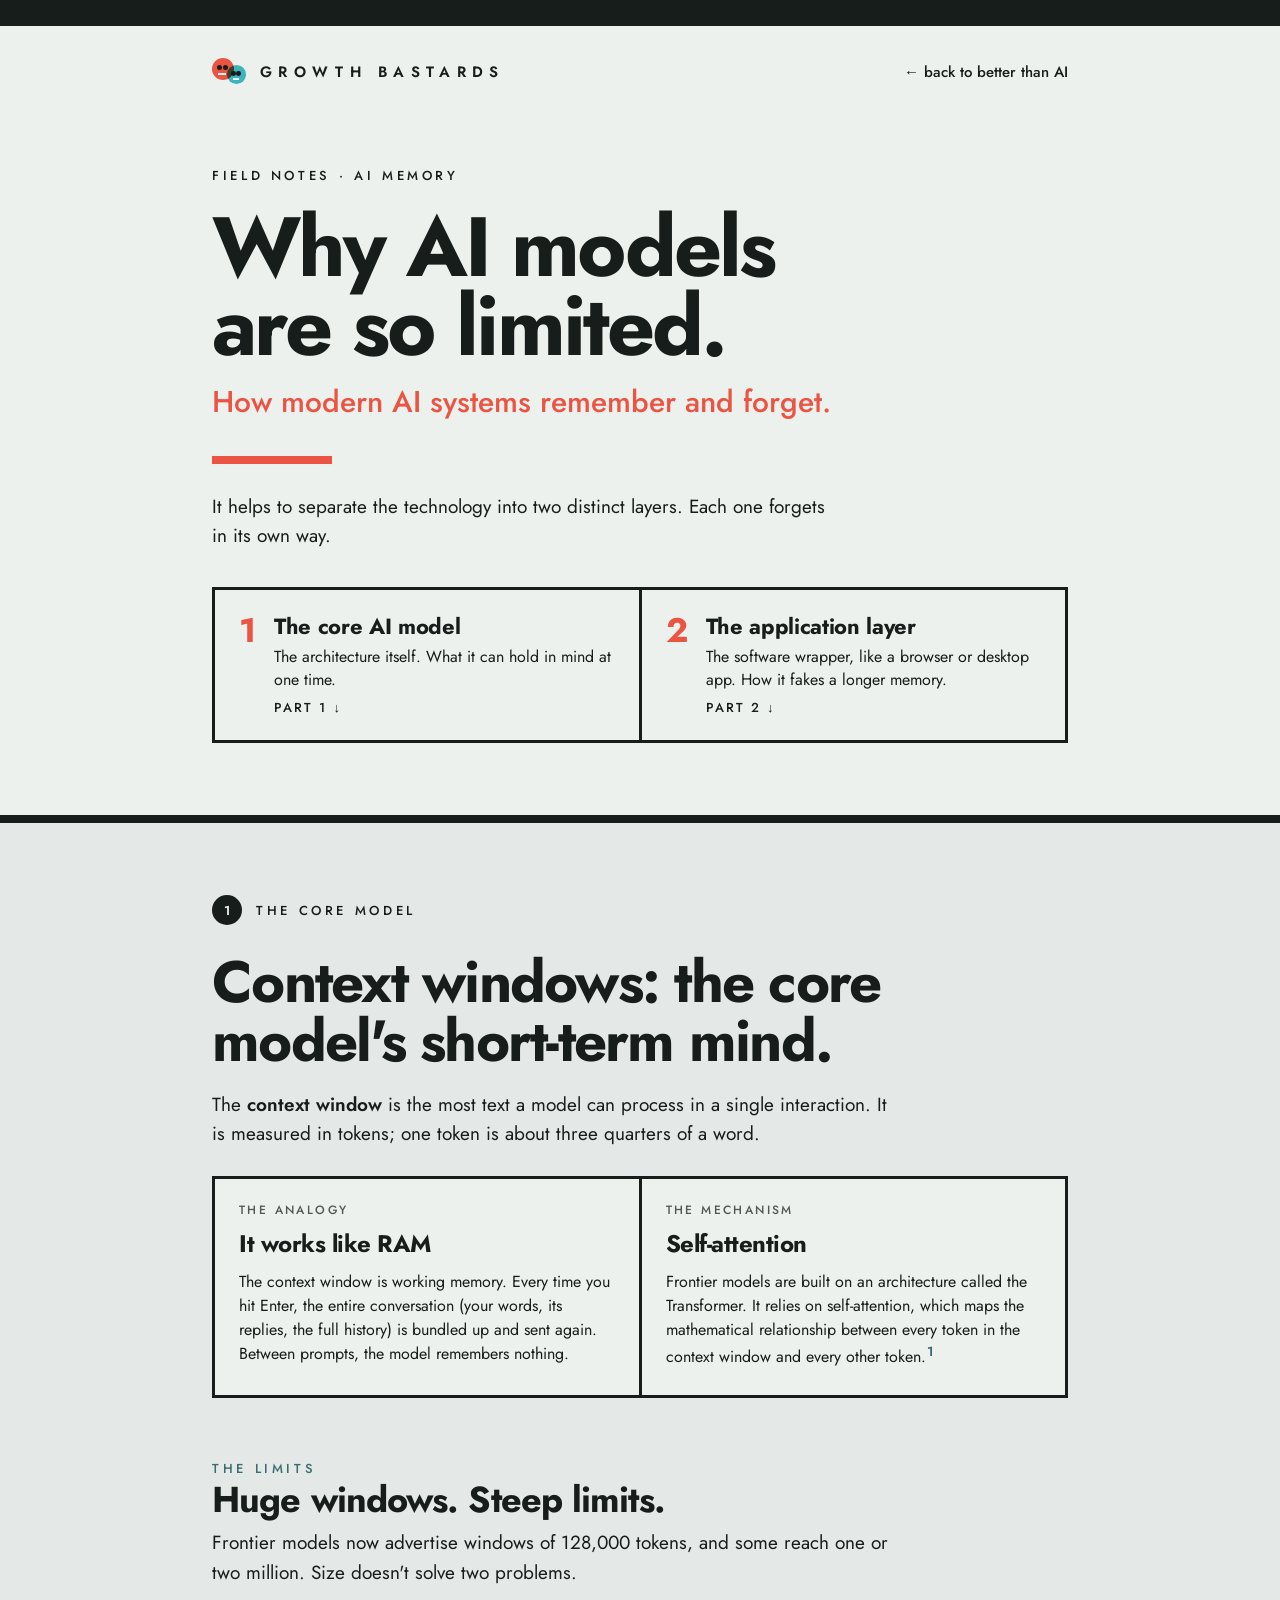
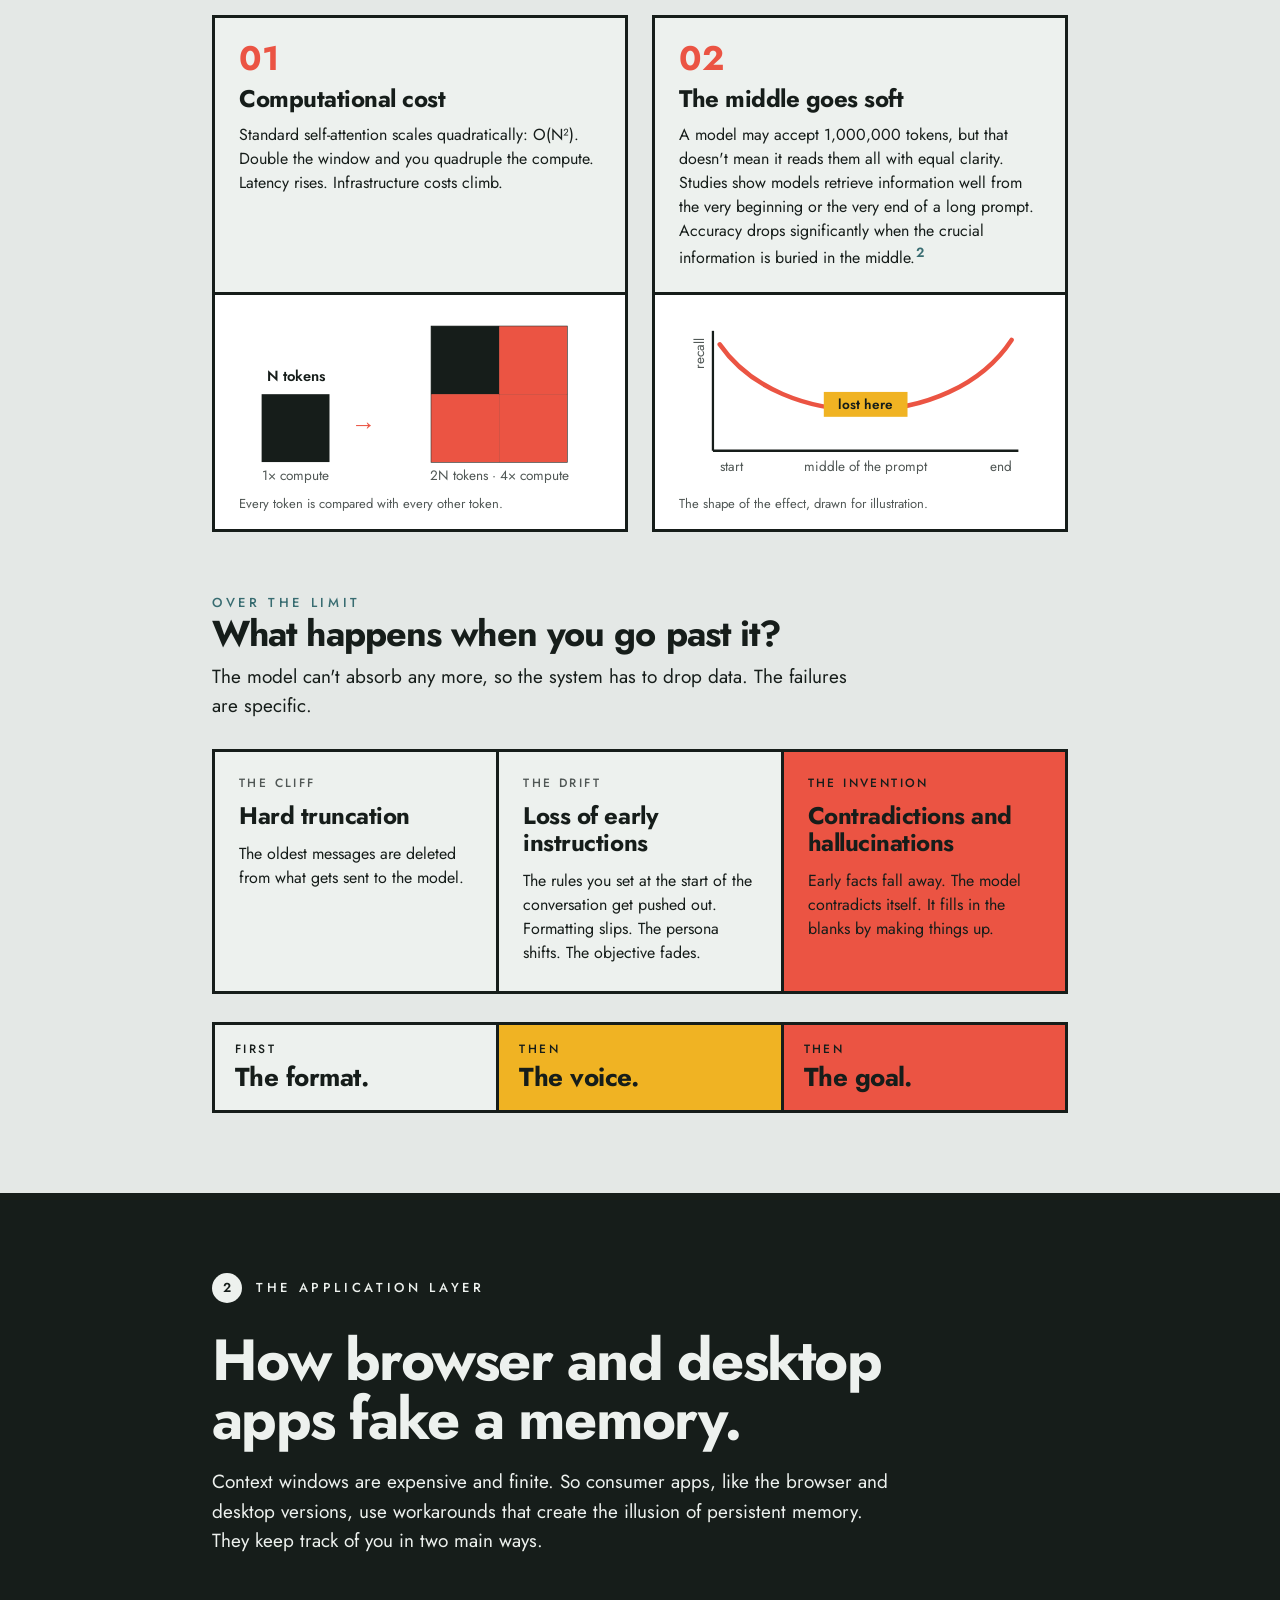
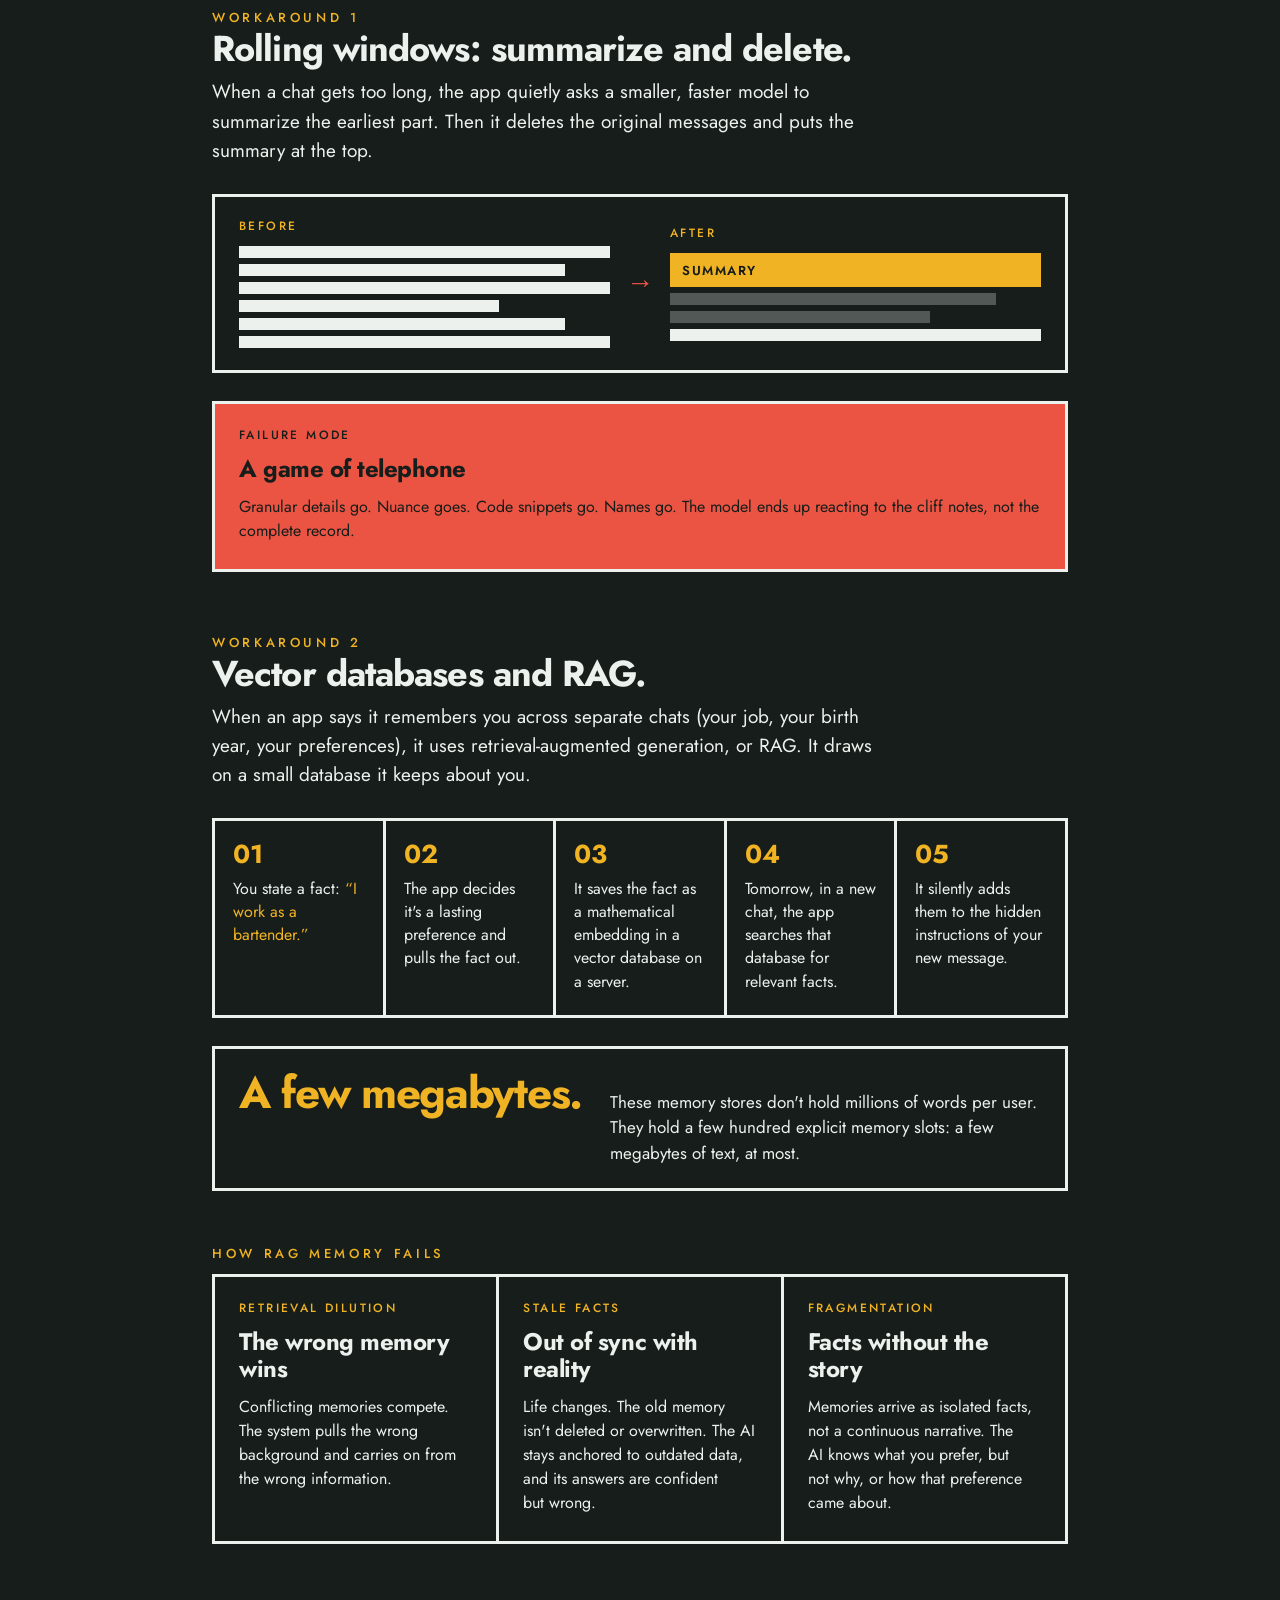
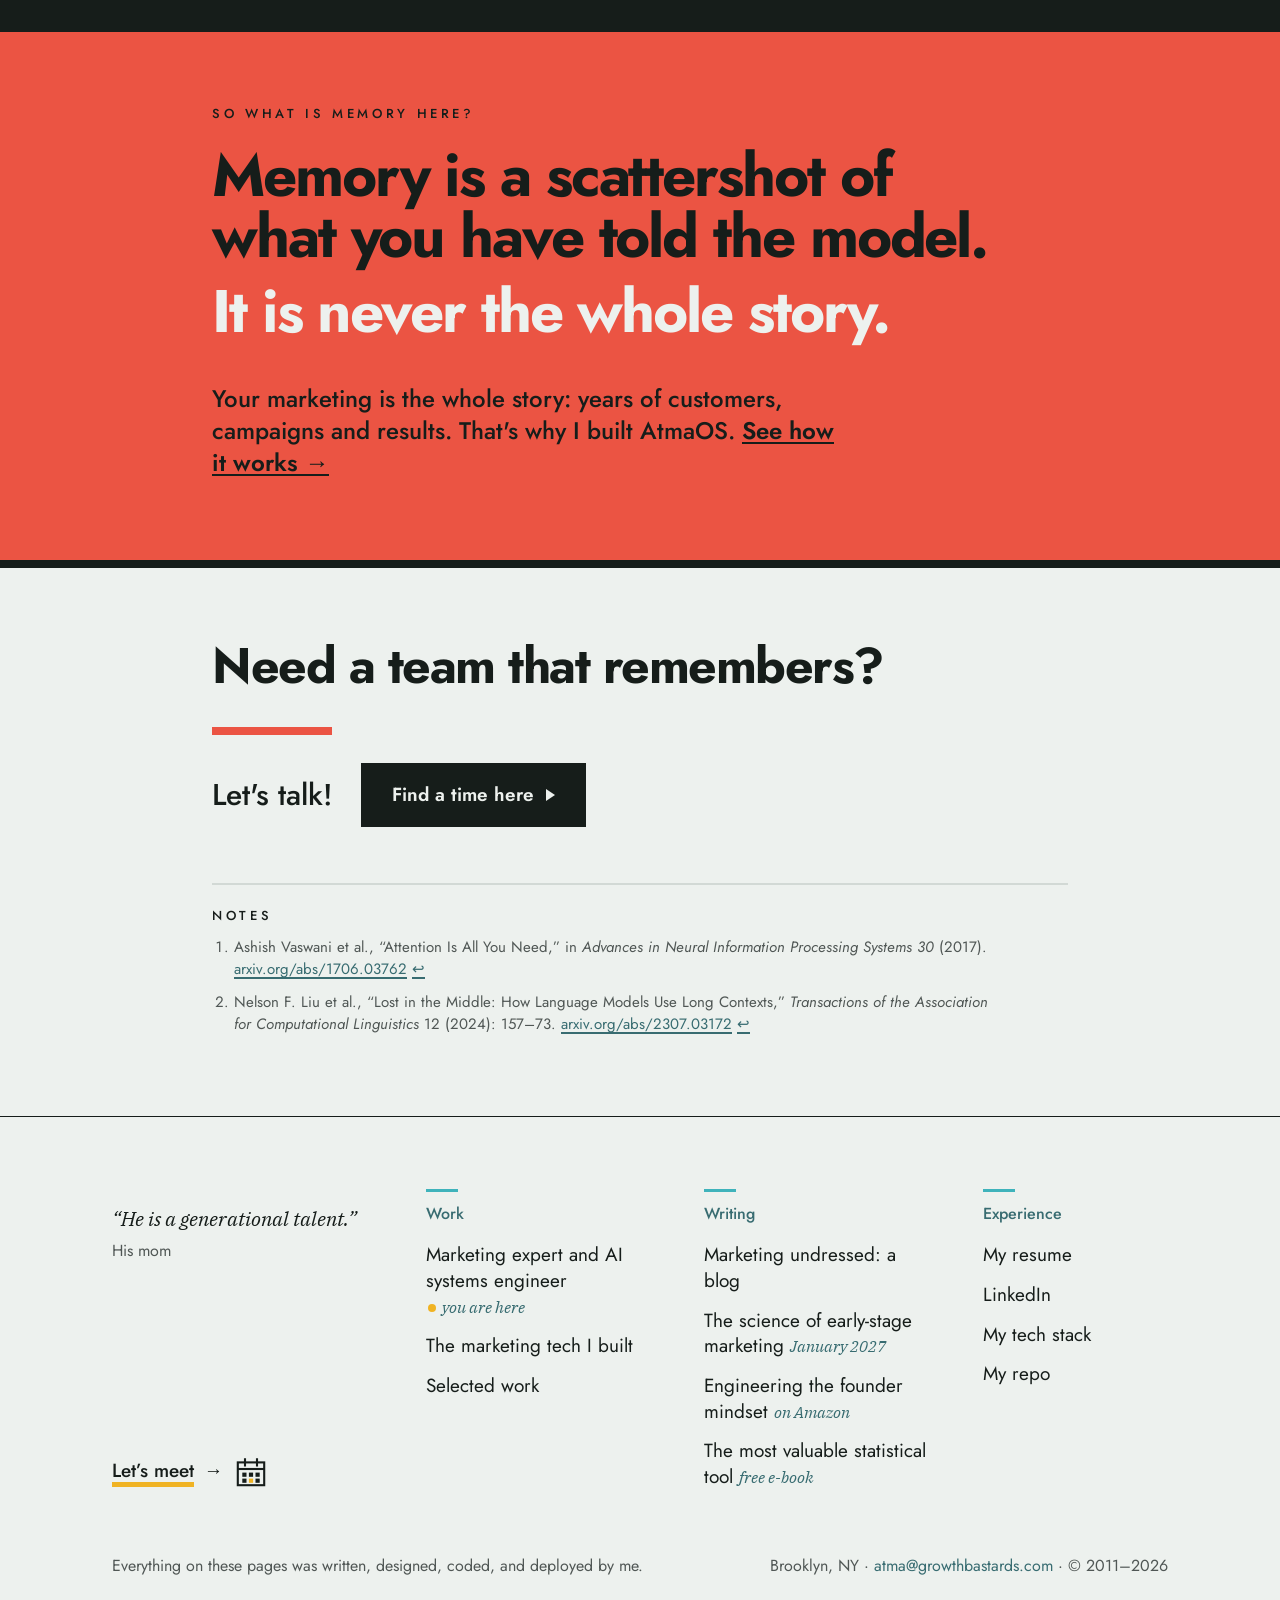
<file: ai-memory.html>
<!doctype html>
<html lang="en">
<head>
<meta charset="utf-8">
<meta name="viewport" content="width=device-width, initial-scale=1">
<title>Why AI Models Are So Limited | Growth Bastards</title>
<meta name="description" content="How modern AI systems remember and forget: context windows, what happens when they overflow, and why summaries and RAG only create the illusion of memory.">
<link rel="canonical" href="https://growthbastards.com/ai-memory.html">
<meta name="robots" content="index, follow, max-image-preview:large">
<meta name="author" content="Atma Degeyndt">
<meta property="og:type" content="article">
<meta property="og:site_name" content="Growth Bastards">
<meta property="og:locale" content="en_US">
<meta property="og:url" content="https://growthbastards.com/ai-memory.html">
<meta property="og:title" content="Why AI models are so limited">
<meta property="og:description" content="How modern AI systems remember and forget, and why their memory is never the whole story.">
<meta property="og:image" content="https://growthbastards.com/og-ai-memory.jpg">
<meta property="og:image:width" content="1200">
<meta property="og:image:height" content="630">
<meta name="twitter:card" content="summary_large_image">
<meta name="twitter:title" content="Why AI models are so limited">
<meta name="twitter:description" content="How modern AI systems remember and forget, and why their memory is never the whole story.">
<meta name="twitter:image" content="https://growthbastards.com/og-ai-memory.jpg">
<link rel="icon" href="/favicon.ico" sizes="32x32">
<link rel="icon" href="/favicon.svg" type="image/svg+xml">
<link rel="apple-touch-icon" href="/apple-touch-icon.png">
<link rel="manifest" href="/site.webmanifest">
<meta name="theme-color" content="#161D1A">
<link rel="preconnect" href="https://fonts.googleapis.com">
<link rel="preconnect" href="https://fonts.gstatic.com" crossorigin>
<link rel="stylesheet" href="https://fonts.googleapis.com/css2?family=Jost:wght@400;500;600;700&display=swap">
<style>
html{scroll-behavior:smooth;-webkit-text-size-adjust:100%;text-size-adjust:100%}
body{margin:0;background:#EDF1EE;color:#161D1A;-webkit-font-smoothing:antialiased;font-family:Jost,Futura,'Century Gothic',sans-serif}
a{color:#386C71;text-decoration-thickness:2px;text-underline-offset:3px}
a:hover{color:#EB5443}
a:focus-visible{outline:3px solid #F0B323;outline-offset:3px}
::selection{background:#F0B323;color:#161D1A}
@media (prefers-reduced-motion:reduce){html{scroll-behavior:auto}*{transition:none!important}}
.skip{position:absolute;left:-9999px;top:12px;z-index:100;background:#161D1A;color:#EDF1EE;padding:12px 18px;font:600 15px/1 Jost,sans-serif;text-decoration:none}
.skip:focus{left:12px}
.wrap{max-width:1080px;margin:0 auto;padding-left:clamp(20px,10.4vw,112px);padding-right:clamp(20px,10.4vw,112px);box-sizing:border-box}
.topbar{height:26px;background:#161D1A}
nav.top{display:flex;justify-content:space-between;align-items:center;gap:20px;flex-wrap:wrap;padding-top:32px}
.brand{display:flex;align-items:center;gap:12px;color:#161D1A;text-decoration:none}
.mark{position:relative;width:36px;height:28.32px;flex:none;isolation:isolate}
.mark span{position:absolute}
.word{font:600 15px/1 Jost,sans-serif;letter-spacing:0.42em;white-space:nowrap}
.back{font:500 15px/1 Jost,sans-serif;color:#161D1A;text-decoration:none}
.back:hover{color:#EB5443}

.hero{padding:clamp(48px,7vw,80px) 0 72px}
.eyebrow{font:500 13px/1.5 Jost,sans-serif;letter-spacing:0.28em;text-transform:uppercase;margin:0 0 22px}
h1{margin:0;font:700 clamp(44px,7.4vw,84px)/0.94 Jost,sans-serif;letter-spacing:-0.035em;max-width:820px;text-wrap:balance}
.sub{margin:18px 0 0;font:500 clamp(24px,2.78vw,30px)/1.2 Jost,sans-serif;color:#EB5443}
.rule{width:120px;height:8px;background:#EB5443;margin:36px 0 28px}
.lede{margin:0;max-width:620px;font:400 19px/1.55 Jost,sans-serif;text-wrap:pretty}
.layers{display:grid;grid-template-columns:repeat(auto-fit,minmax(min(100%,300px),1fr));gap:0;margin-top:36px;border-top:3px solid #161D1A;border-left:3px solid #161D1A}
.layer{border-right:3px solid #161D1A;border-bottom:3px solid #161D1A;padding:24px 24px 26px;display:flex;gap:18px;align-items:flex-start;color:#161D1A;text-decoration:none;transition:background 120ms}
.layer:hover{background:#F0B323;color:#161D1A}
.layer .n{font:700 34px/1 Jost,sans-serif;color:#EB5443;flex:none}
.layer h2{margin:0 0 6px;font:700 22px/1.15 Jost,sans-serif;letter-spacing:-0.015em}
.layer p{margin:0;font:400 16px/1.45 Jost,sans-serif}
.layer .go{display:block;margin-top:10px;font:500 13px/1 Jost,sans-serif;letter-spacing:0.16em;text-transform:uppercase}

section.band{border-top:8px solid #161D1A;padding:72px 0 80px;scroll-margin-top:0}
section.alt{background:#E4E8E6}
section.dark{background:#161D1A;color:#EDF1EE}
.label{display:flex;align-items:center;gap:14px;margin-bottom:28px;font:500 13px/1 Jost,sans-serif;letter-spacing:0.28em;text-transform:uppercase}
.label .n{width:30px;height:30px;border-radius:50%;background:#161D1A;color:#EDF1EE;display:flex;align-items:center;justify-content:center;font:600 13px/1 Jost,sans-serif;letter-spacing:0;flex:none}
.dark .label .n{background:#EDF1EE;color:#161D1A}
h2.big{margin:0 0 18px;font:700 clamp(36px,5.4vw,58px)/1.02 Jost,sans-serif;letter-spacing:-0.03em;text-wrap:balance;max-width:820px}
h3.sec{margin:64px 0 8px;font:700 clamp(26px,3.4vw,36px)/1.08 Jost,sans-serif;letter-spacing:-0.025em;text-wrap:balance}
.kick{margin:0 0 6px;font:500 13px/1 Jost,sans-serif;letter-spacing:0.28em;text-transform:uppercase;color:#386C71}
.body{margin:0;max-width:680px;font:400 19px/1.55 Jost,sans-serif;text-wrap:pretty}
.body + .body{margin-top:18px}
.body strong,.card strong{font-weight:600}
sup a{font-weight:600;text-decoration:none;color:#386C71;padding:0 1px}
.dark sup a{color:#F0B323}

.cards{display:grid;grid-template-columns:repeat(auto-fit,minmax(min(100%,280px),1fr));gap:0;margin-top:28px;border-top:3px solid #161D1A;border-left:3px solid #161D1A}
.card{border-right:3px solid #161D1A;border-bottom:3px solid #161D1A;padding:24px 24px 26px;display:flex;flex-direction:column;gap:12px;background:#EDF1EE}
.card .k{font:500 12px/1.3 Jost,sans-serif;letter-spacing:0.2em;text-transform:uppercase;color:#505755}
.card h4{margin:0;font:700 clamp(21px,2.3vw,24px)/1.12 Jost,sans-serif;letter-spacing:-0.02em}
.card p{margin:0;font:400 16px/1.5 Jost,sans-serif;text-wrap:pretty}
.card.red{background:#EB5443}
.card.red .k{color:#161D1A}
.dark .cards{border-color:#EDF1EE}
.dark .card{background:transparent;border-color:#EDF1EE}
.dark .card .k{color:#F0B323}
.dark .card.red{background:#EB5443;color:#161D1A}
.dark .card.red .k{color:#161D1A}

.limits{display:grid;grid-template-columns:repeat(auto-fit,minmax(min(100%,340px),1fr));gap:24px;margin-top:28px}
.limit{border:3px solid #161D1A;background:#EDF1EE;display:flex;flex-direction:column}
.limit .txt{padding:24px 24px 22px;display:flex;flex-direction:column;gap:10px}
.limit .num{font:700 34px/1 Jost,sans-serif;color:#EB5443}
.limit h4{margin:0;font:700 clamp(21px,2.3vw,24px)/1.12 Jost,sans-serif;letter-spacing:-0.02em}
.limit p{margin:0;font:400 16px/1.5 Jost,sans-serif;text-wrap:pretty}
.limit figure{margin:auto 0 0;border-top:3px solid #161D1A;padding:20px 24px 16px;background:#FFFFFF}
.limit svg{display:block;width:100%;height:auto}
.limit figcaption{margin-top:10px;font:400 13px/1.4 Jost,sans-serif;color:#505755}
svg text{font-family:Jost,sans-serif}

.sequence{display:flex;flex-wrap:wrap;margin-top:28px;border:3px solid #161D1A}
.sequence div{flex:1 1 180px;padding:18px 20px;font:700 clamp(20px,2.4vw,26px)/1.1 Jost,sans-serif;letter-spacing:-0.02em;border-right:3px solid #161D1A}
.sequence div:last-child{border-right:0}
.sequence span{display:block;margin-bottom:8px;font:500 12px/1 Jost,sans-serif;letter-spacing:0.2em;text-transform:uppercase}
.sequence .s1{background:#EDF1EE}.sequence .s2{background:#F0B323}.sequence .s3{background:#EB5443}

.flow{list-style:none;margin:28px 0 0;padding:0;display:grid;grid-template-columns:repeat(auto-fit,minmax(min(100%,170px),1fr));gap:0;counter-reset:f;border-top:3px solid #EDF1EE;border-left:3px solid #EDF1EE}
.flow li{counter-increment:f;border-right:3px solid #EDF1EE;border-bottom:3px solid #EDF1EE;padding:20px 18px 22px;font:400 16px/1.45 Jost,sans-serif;text-wrap:pretty}
.flow li::before{content:"0" counter(f);display:block;margin-bottom:10px;font:700 26px/1 Jost,sans-serif;color:#F0B323}
.flow li em{font-style:normal;color:#F0B323}
.callout{margin-top:28px;display:flex;flex-wrap:wrap;gap:12px 28px;align-items:baseline;border:3px solid #EDF1EE;padding:22px 24px}
.callout b{font:700 clamp(30px,4vw,44px)/1 Jost,sans-serif;letter-spacing:-0.03em;color:#F0B323}
.callout p{margin:0;flex:1 1 320px;font:400 17px/1.5 Jost,sans-serif;text-wrap:pretty}

.squash{margin-top:28px;display:grid;grid-template-columns:minmax(0,1fr) auto minmax(0,1fr);align-items:center;gap:16px;border:3px solid #EDF1EE;padding:22px 24px}
.squash .col{display:flex;flex-direction:column;gap:6px}
.squash .k{font:500 12px/1.3 Jost,sans-serif;letter-spacing:0.2em;text-transform:uppercase;color:#F0B323;margin-bottom:6px}
.squash .msg{height:12px;background:#EDF1EE}
.squash .msg.s{width:70%}.squash .msg.m{width:88%}.squash .msg.l{width:100%}
.squash .sum{height:34px;background:#F0B323;display:flex;align-items:center;padding:0 12px;color:#161D1A;font:600 13px/1 Jost,sans-serif;letter-spacing:0.12em;text-transform:uppercase}
.squash .gone{opacity:.28}
.squash .arrow{font:700 28px/1 Jost,sans-serif;color:#EB5443}
@media (max-width:560px){.squash{grid-template-columns:1fr}.squash .arrow{transform:rotate(90deg);justify-self:center}}

.quote{background:#EB5443;border-top:8px solid #161D1A;padding:72px 0 80px}
.quote blockquote{margin:0;max-width:880px;font:700 clamp(34px,5.4vw,60px)/1.02 Jost,sans-serif;letter-spacing:-0.035em;text-wrap:balance}
.quote blockquote span{display:block;margin-top:14px;color:#EDF1EE}
.quote .then{margin:40px 0 0;max-width:640px;font:500 clamp(20px,2.4vw,24px)/1.35 Jost,sans-serif;text-wrap:pretty}
.quote .then a{color:#161D1A;font-weight:600}
.quote .then a:hover{color:#EDF1EE}

.cta-row{display:flex;align-items:center;gap:16px 28px;flex-wrap:wrap}
.cta-row span{font:500 clamp(22px,2.78vw,30px)/1.2 Jost,sans-serif}
.btn{display:inline-flex;align-items:center;gap:12px;background:#161D1A;color:#EDF1EE;border:3px solid #161D1A;padding:18px clamp(18px,4vw,28px);font:600 19px/1.15 Jost,sans-serif;text-decoration:none;max-width:100%;box-sizing:border-box;transition:transform 120ms cubic-bezier(.2,0,0,1),box-shadow 120ms cubic-bezier(.2,0,0,1)}
.btn:hover{color:#EDF1EE;transform:translate(-3px,-3px);box-shadow:3px 3px 0 #161D1A}
.btn i{width:0;height:0;border-top:6px solid transparent;border-bottom:6px solid transparent;border-left:9px solid #EDF1EE}

.notes{border-top:2px solid #D2D9D5;margin-top:56px;padding-top:24px}
.notes h2{margin:0 0 14px;font:500 13px/1 Jost,sans-serif;letter-spacing:0.28em;text-transform:uppercase}
.notes ol{margin:0;padding-left:22px;display:flex;flex-direction:column;gap:10px;font:400 15px/1.5 Jost,sans-serif;color:#505755;max-width:760px}
.notes li{scroll-margin-top:20px}

</style>
<!-- unified-footer-head:start --><link rel="stylesheet" href="/footer.css"><link rel="stylesheet" href="https://fonts.googleapis.com/css2?family=IBM+Plex+Serif:ital,wght@1,400&family=Jost:wght@400;500&display=swap"><style>.af{font:initial}</style><!-- unified-footer-head:end -->
</head>
<body>
<a class="skip" href="#main">Skip to content</a>
<header>
<div class="topbar"></div>
<div class="wrap">
<nav class="top">
<a href="/" class="brand"><span class="mark" aria-hidden="true">
<span style="left:0;top:0;width:22.08px;height:22.08px;border-radius:50%;background:#EB5443"></span>
<span style="left:14.88px;top:7.2px;width:18.72px;height:18.72px;border-radius:50%;background:#3FB3BB;mix-blend-mode:multiply"></span>
<span style="left:4.8px;top:7.2px;width:5.28px;height:5.28px;border-radius:50%;background:#161D1A"></span>
<span style="left:11.04px;top:7.2px;width:5.28px;height:5.28px;border-radius:50%;background:#161D1A"></span>
<span style="left:19.2px;top:13.44px;width:4.32px;height:4.32px;border-radius:50%;background:#161D1A"></span>
<span style="left:24.48px;top:13.44px;width:4.32px;height:4.32px;border-radius:50%;background:#161D1A"></span>
<span style="left:6.24px;top:14.88px;width:8.16px;height:1.92px;background:#EDF1EE"></span>
<span style="left:21.12px;top:20.16px;width:6.24px;height:1.68px;background:#EDF1EE"></span>
</span><span class="word">GROWTH BASTARDS</span></a>
<a href="/#ceiling" class="back">&larr; back to better than AI</a>
</nav>
<div class="hero">
<p class="eyebrow">Field notes · AI memory</p>
<h1>Why AI models are so limited.</h1>
<p class="sub">How modern AI systems remember and forget.</p>
<div class="rule"></div>
<p class="lede">It helps to separate the technology into two distinct layers. Each one forgets in its own way.</p>
<div class="layers">
<a class="layer" href="#model"><span class="n">1</span><div><h2>The core AI model</h2><p>The architecture itself. What it can hold in mind at one time.</p><span class="go">Part 1 ↓</span></div></a>
<a class="layer" href="#app"><span class="n">2</span><div><h2>The application layer</h2><p>The software wrapper, like a browser or desktop app. How it fakes a longer memory.</p><span class="go">Part 2 ↓</span></div></a>
</div>
</div>
</div>
</header>

<main id="main">

<section class="band alt" id="model" aria-labelledby="p1">
<div class="wrap">
<div class="label"><span class="n">1</span>the core model</div>
<h2 class="big" id="p1">Context windows: the core model's short-term mind.</h2>
<p class="body">The <strong>context window</strong> is the most text a model can process in a single interaction. It is measured in tokens; one token is about three quarters of a word.</p>
<div class="cards">
<div class="card"><span class="k">The analogy</span><h4>It works like RAM</h4><p>The context window is working memory. Every time you hit Enter, the entire conversation (your words, its replies, the full history) is bundled up and sent again. Between prompts, the model remembers nothing.</p></div>
<div class="card"><span class="k">The mechanism</span><h4>Self-attention</h4><p>Frontier models are built on an architecture called the Transformer. It relies on self-attention, which maps the mathematical relationship between every token in the context window and every other token.<sup><a href="#n1" id="r1" aria-label="Note 1">1</a></sup></p></div>
</div>

<p class="kick" style="margin-top:64px">The limits</p>
<h3 class="sec" style="margin-top:0">Huge windows. Steep limits.</h3>
<p class="body">Frontier models now advertise windows of 128,000 tokens, and some reach one or two million. Size doesn't solve two problems.</p>
<div class="limits">
<div class="limit">
<div class="txt"><span class="num">01</span><h4>Computational cost</h4><p>Standard self-attention scales quadratically: O(N²). Double the window and you quadruple the compute. Latency rises. Infrastructure costs climb.</p></div>
<figure>
<svg viewBox="0 0 320 150" role="img" aria-labelledby="sq-t"><title id="sq-t">A window of N tokens needs N squared comparisons. Doubling the window to 2N needs four times as many.</title>
<g fill="#161D1A"><rect x="20" y="70" width="60" height="60"/></g>
<text x="50" y="58" text-anchor="middle" font-size="13" font-weight="600" fill="#161D1A">N tokens</text>
<text x="50" y="146" text-anchor="middle" font-size="12" fill="#505755">1× compute</text>
<g fill="none" stroke="#161D1A" stroke-width="1"><rect x="170" y="10" width="120" height="120"/><line x1="230" y1="10" x2="230" y2="130"/><line x1="170" y1="70" x2="290" y2="70"/></g>
<rect x="170" y="10" width="60" height="60" fill="#161D1A"/><rect x="230" y="10" width="60" height="60" fill="#EB5443"/><rect x="170" y="70" width="60" height="60" fill="#EB5443"/><rect x="230" y="70" width="60" height="60" fill="#EB5443"/>
<text x="110" y="104" text-anchor="middle" font-size="22" font-weight="700" fill="#EB5443">→</text>
<text x="230" y="146" text-anchor="middle" font-size="12" fill="#505755">2N tokens · 4× compute</text>
</svg>
<figcaption>Every token is compared with every other token.</figcaption>
</figure>
</div>
<div class="limit">
<div class="txt"><span class="num">02</span><h4>The middle goes soft</h4><p>A model may accept 1,000,000 tokens, but that doesn't mean it reads them all with equal clarity. Studies show models retrieve information well from the very beginning or the very end of a long prompt. Accuracy drops significantly when the crucial information is buried in the middle.<sup><a href="#n2" id="r2" aria-label="Note 2">2</a></sup></p></div>
<figure>
<svg viewBox="0 0 320 150" role="img" aria-labelledby="u-t"><title id="u-t">Recall is high for information at the start and end of the prompt and dips in the middle.</title>
<line x1="30" y1="120" x2="300" y2="120" stroke="#161D1A" stroke-width="2"/>
<line x1="30" y1="14" x2="30" y2="120" stroke="#161D1A" stroke-width="2"/>
<path d="M36 26 C 90 104, 240 104, 294 22" fill="none" stroke="#EB5443" stroke-width="4" stroke-linecap="round"/>
<rect x="128" y="68" width="74" height="22" fill="#F0B323"/>
<text x="165" y="83" text-anchor="middle" font-size="12" font-weight="600" fill="#161D1A">lost here</text>
<text x="36" y="138" font-size="12" fill="#505755">start</text>
<text x="165" y="138" text-anchor="middle" font-size="12" fill="#505755">middle of the prompt</text>
<text x="294" y="138" text-anchor="end" font-size="12" fill="#505755">end</text>
<text x="22" y="20" text-anchor="end" font-size="12" fill="#505755" transform="rotate(-90 22 20)">recall</text>
</svg>
<figcaption>The shape of the effect, drawn for illustration.</figcaption>
</figure>
</div>
</div>

<p class="kick" style="margin-top:64px">Over the limit</p>
<h3 class="sec" style="margin-top:0">What happens when you go past it?</h3>
<p class="body">The model can't absorb any more, so the system has to drop data. The failures are specific.</p>
<div class="cards">
<div class="card"><span class="k">The cliff</span><h4>Hard truncation</h4><p>The oldest messages are deleted from what gets sent to the model.</p></div>
<div class="card"><span class="k">The drift</span><h4>Loss of early instructions</h4><p>The rules you set at the start of the conversation get pushed out. Formatting slips. The persona shifts. The objective fades.</p></div>
<div class="card red"><span class="k">The invention</span><h4>Contradictions and hallucinations</h4><p>Early facts fall away. The model contradicts itself. It fills in the blanks by making things up.</p></div>
</div>
<div class="sequence" aria-label="The order things fail in">
<div class="s1"><span>first</span>The format.</div>
<div class="s2"><span>then</span>The voice.</div>
<div class="s3"><span>then</span>The goal.</div>
</div>
</div>
</section>

<section class="band dark" id="app" aria-labelledby="p2">
<div class="wrap">
<div class="label"><span class="n">2</span>the application layer</div>
<h2 class="big" id="p2">How browser and desktop apps fake a memory.</h2>
<p class="body">Context windows are expensive and finite. So consumer apps, like the browser and desktop versions, use workarounds that create the illusion of persistent memory. They keep track of you in two main ways.</p>

<p class="kick" style="margin-top:56px;color:#F0B323">Workaround 1</p>
<h3 class="sec" style="margin-top:0">Rolling windows: summarize and delete.</h3>
<p class="body">When a chat gets too long, the app quietly asks a smaller, faster model to summarize the earliest part. Then it deletes the original messages and puts the summary at the top.</p>
<div class="squash" role="img" aria-label="Many full messages are replaced by one short summary.">
<div class="col"><span class="k">Before</span><div class="msg l"></div><div class="msg m"></div><div class="msg l"></div><div class="msg s"></div><div class="msg m"></div><div class="msg l"></div></div>
<span class="arrow" aria-hidden="true">→</span>
<div class="col"><span class="k">After</span><div class="sum">summary</div><div class="msg m gone"></div><div class="msg s gone"></div><div class="msg l"></div></div>
</div>
<div class="cards">
<div class="card red"><span class="k">Failure mode</span><h4>A game of telephone</h4><p>Granular details go. Nuance goes. Code snippets go. Names go. The model ends up reacting to the cliff notes, not the complete record.</p></div>
</div>

<p class="kick" style="margin-top:64px;color:#F0B323">Workaround 2</p>
<h3 class="sec" style="margin-top:0">Vector databases and RAG.</h3>
<p class="body">When an app says it remembers you across separate chats (your job, your birth year, your preferences), it uses retrieval-augmented generation, or RAG. It draws on a small database it keeps about you.</p>
<ol class="flow">
<li>You state a fact: <em>“I work as a bartender.”</em></li>
<li>The app decides it's a lasting preference and pulls the fact out.</li>
<li>It saves the fact as a mathematical embedding in a vector database on a server.</li>
<li>Tomorrow, in a new chat, the app searches that database for relevant facts.</li>
<li>It silently adds them to the hidden instructions of your new message.</li>
</ol>
<div class="callout"><b>A few megabytes.</b><p>These memory stores don't hold millions of words per user. They hold a few hundred explicit memory slots: a few megabytes of text, at most.</p></div>

<p class="kick" style="margin-top:56px;color:#F0B323">How RAG memory fails</p>
<div class="cards" style="margin-top:14px">
<div class="card"><span class="k">Retrieval dilution</span><h4>The wrong memory wins</h4><p>Conflicting memories compete. The system pulls the wrong background and carries on from the wrong information.</p></div>
<div class="card"><span class="k">Stale facts</span><h4>Out of sync with reality</h4><p>Life changes. The old memory isn't deleted or overwritten. The AI stays anchored to outdated data, and its answers are confident but wrong.</p></div>
<div class="card"><span class="k">Fragmentation</span><h4>Facts without the story</h4><p>Memories arrive as isolated facts, not a continuous narrative. The AI knows what you prefer, but not why, or how that preference came about.</p></div>
</div>
</div>
</section>

<section class="quote" aria-labelledby="q">
<div class="wrap">
<p class="eyebrow" id="q">So what is memory here?</p>
<blockquote>Memory is a scattershot of what you have told the model. <span>It is never the whole story.</span></blockquote>
<p class="then">Your marketing is the whole story: years of customers, campaigns and results. That's why I built AtmaOS. <a href="/#ceiling">See how it works →</a></p>
</div>
</section>

<section class="band" aria-labelledby="cta">
<div class="wrap">
<h2 class="big" id="cta" style="font-size:clamp(32px,4.6vw,50px)">Need a team that remembers?</h2>
<div class="rule"></div>
<div class="cta-row"><span>Let's talk!</span><a class="btn" href="https://schedule.atma.marketing/" target="_blank" rel="noopener">Find a time here<i></i></a></div>
<div class="notes">
<h2>Notes</h2>
<ol>
<li id="n1">Ashish Vaswani et al., “Attention Is All You Need,” in <em>Advances in Neural Information Processing Systems 30</em> (2017). <a href="https://arxiv.org/abs/1706.03762" target="_blank" rel="noopener">arxiv.org/abs/1706.03762</a> <a href="#r1" aria-label="Back to text">↩</a></li>
<li id="n2">Nelson F. Liu et al., “Lost in the Middle: How Language Models Use Long Contexts,” <em>Transactions of the Association for Computational Linguistics</em> 12 (2024): 157–73. <a href="https://arxiv.org/abs/2307.03172" target="_blank" rel="noopener">arxiv.org/abs/2307.03172</a> <a href="#r2" aria-label="Back to text">↩</a></li>
</ol>
</div>
</div>
</section>

</main>

<!-- unified-footer:start -->
<!-- Unified footer: growthbastards.com. Needs footer.css. Fonts this site must load: see README. -->
<style>
.af{--af-bg:#EDF1EE;--af-ink:#161D1A;--af-muted:#505755;--af-rule:#161D1A;--af-bar:#3FB3BB;--af-hi:#F0B323;
--af-head-color:#386C71;--af-note-color:#386C71;--af-hover:#386C71;--af-mail:#386C71;
--af-link:400 19px/1.35 Jost, sans-serif;--af-head:500 16px/1.3 Jost, sans-serif;--af-head-case:none;--af-head-track:normal;
--af-note:italic 400 16px/1.35 'IBM Plex Serif', serif;--af-quote:italic 400 20px/1.45 'IBM Plex Serif', serif;--af-small:400 16px/1.5 Jost, sans-serif;--af-cta:500 19px/1.3 Jost, sans-serif}
</style>
<footer class="af">
  <div class="af-wrap">
  <div class="af-grid">
    <figure class="af-quote">
      <blockquote>“He is a generational talent.”</blockquote>
      <figcaption>His mom</figcaption>
    </figure>
    <nav class="af-col work" aria-label="Work">
      <p class="af-head">Work</p>
      <ul>
      <li aria-current="page">Marketing expert and AI systems engineer <span class="af-note"><span class="af-dot"></span>you are here</span></li>
      <li><a href="https://atma.marketing/evidence/">The marketing tech I built</a></li>
      <li><a href="https://portfolio.atma.marketing/">Selected work</a></li>
      </ul>
    </nav>
    <nav class="af-col writing" aria-label="Writing">
      <p class="af-head">Writing</p>
      <ul>
      <li><a href="https://viceandvariance.com">Marketing undressed: a blog</a></li>
      <li><a href="https://zerotoamillion.marketing/">The science of early-stage marketing <span class="af-note">January 2027</span></a></li>
      <li><a href="https://startupgenius.io">Engineering the founder mindset <span class="af-note">on Amazon</span></a></li>
      <li><a href="https://viceandvariance.com/bayesian-marketing.html">The most valuable statistical tool <span class="af-note">free e-book</span></a></li>
      </ul>
    </nav>
    <nav class="af-col exp" aria-label="Experience">
      <p class="af-head">Experience</p>
      <ul>
      <li><a href="https://resume.atma.marketing/">My resume</a></li>
      <li><a href="https://www.linkedin.com/in/askatma" target="_blank" rel="noopener">LinkedIn</a></li>
      <li><a href="https://skills.atma.marketing">My tech stack</a></li>
      <li><a href="https://github.com/justatma" target="_blank" rel="noopener">My repo</a></li>
      </ul>
    </nav>
    <a class="af-cta" href="https://schedule.atma.marketing" target="_blank" rel="noopener"><span class="af-cta-text">Let’s meet</span><span aria-hidden="true">→</span><svg viewBox="0 0 30 30" fill="none" aria-hidden="true" focusable="false"><rect x="4" y="7" width="22" height="19" rx="0" stroke="currentColor" stroke-width="1.75"/><path d="M4 12.5H26" stroke="currentColor" stroke-width="1.75"/><path d="M10 4.5V9.5M20 4.5V9.5" stroke="currentColor" stroke-width="1.75" stroke-linecap="square"/><rect x="7.75" y="15.5" width="3.5" height="3.5" rx="0" fill="currentColor"/><rect x="13.25" y="15.5" width="3.5" height="3.5" rx="0" fill="currentColor"/><rect x="18.75" y="15.5" width="3.5" height="3.5" rx="0" fill="currentColor"/><rect x="7.75" y="20.5" width="3.5" height="3.5" rx="0" fill="currentColor"/><rect x="13.25" y="20.5" width="3.5" height="3.5" rx="0" fill="var(--af-hi)"/><rect x="18.75" y="20.5" width="3.5" height="3.5" rx="0" fill="currentColor"/></svg></a>
  </div>
  <div class="af-base">
    <p>Everything on these pages was written, designed, coded, and deployed by me.</p>
    <p>Brooklyn, NY · <a href="mailto:atma@growthbastards.com">atma@growthbastards.com</a><span class="af-copy"><span class="af-sep"> · </span>© 2011–2026</span></p>
  </div>
  </div>
</footer>
<!-- unified-footer:end -->
</body>
</html>
</file>
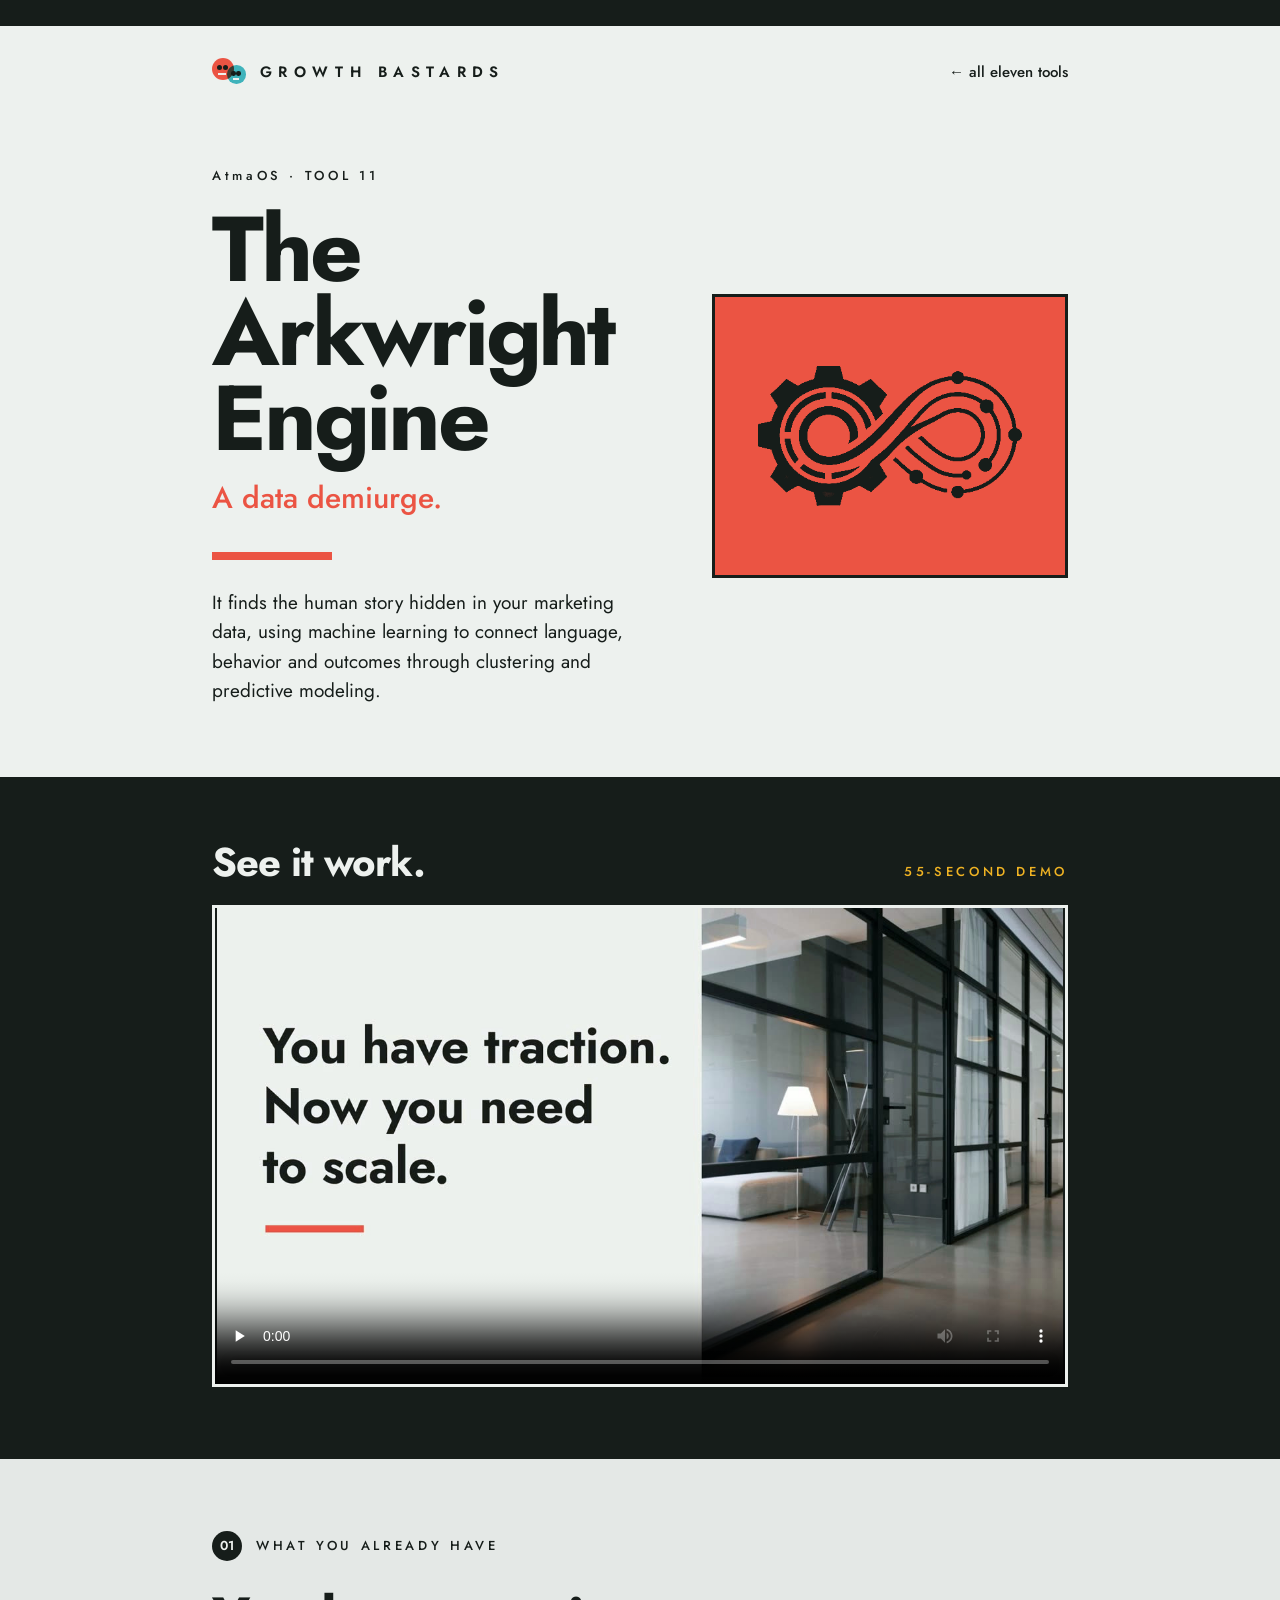
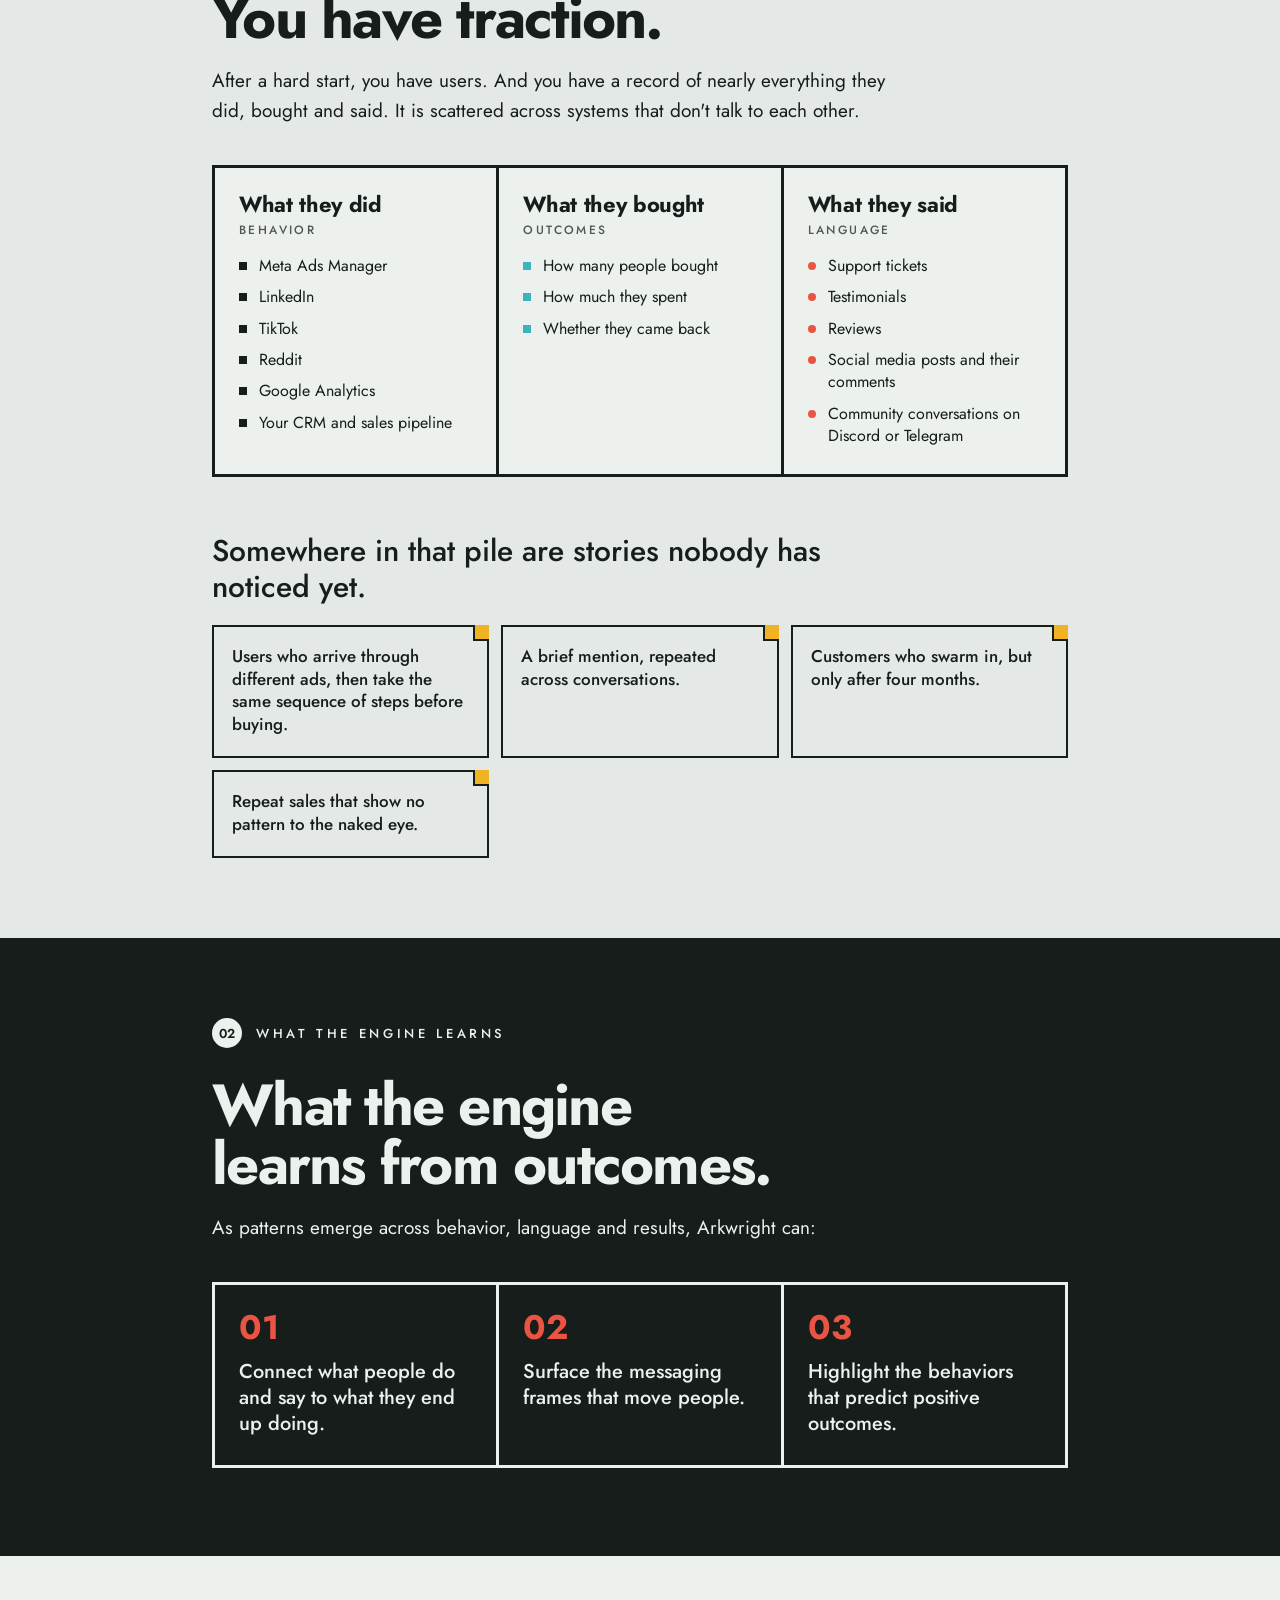
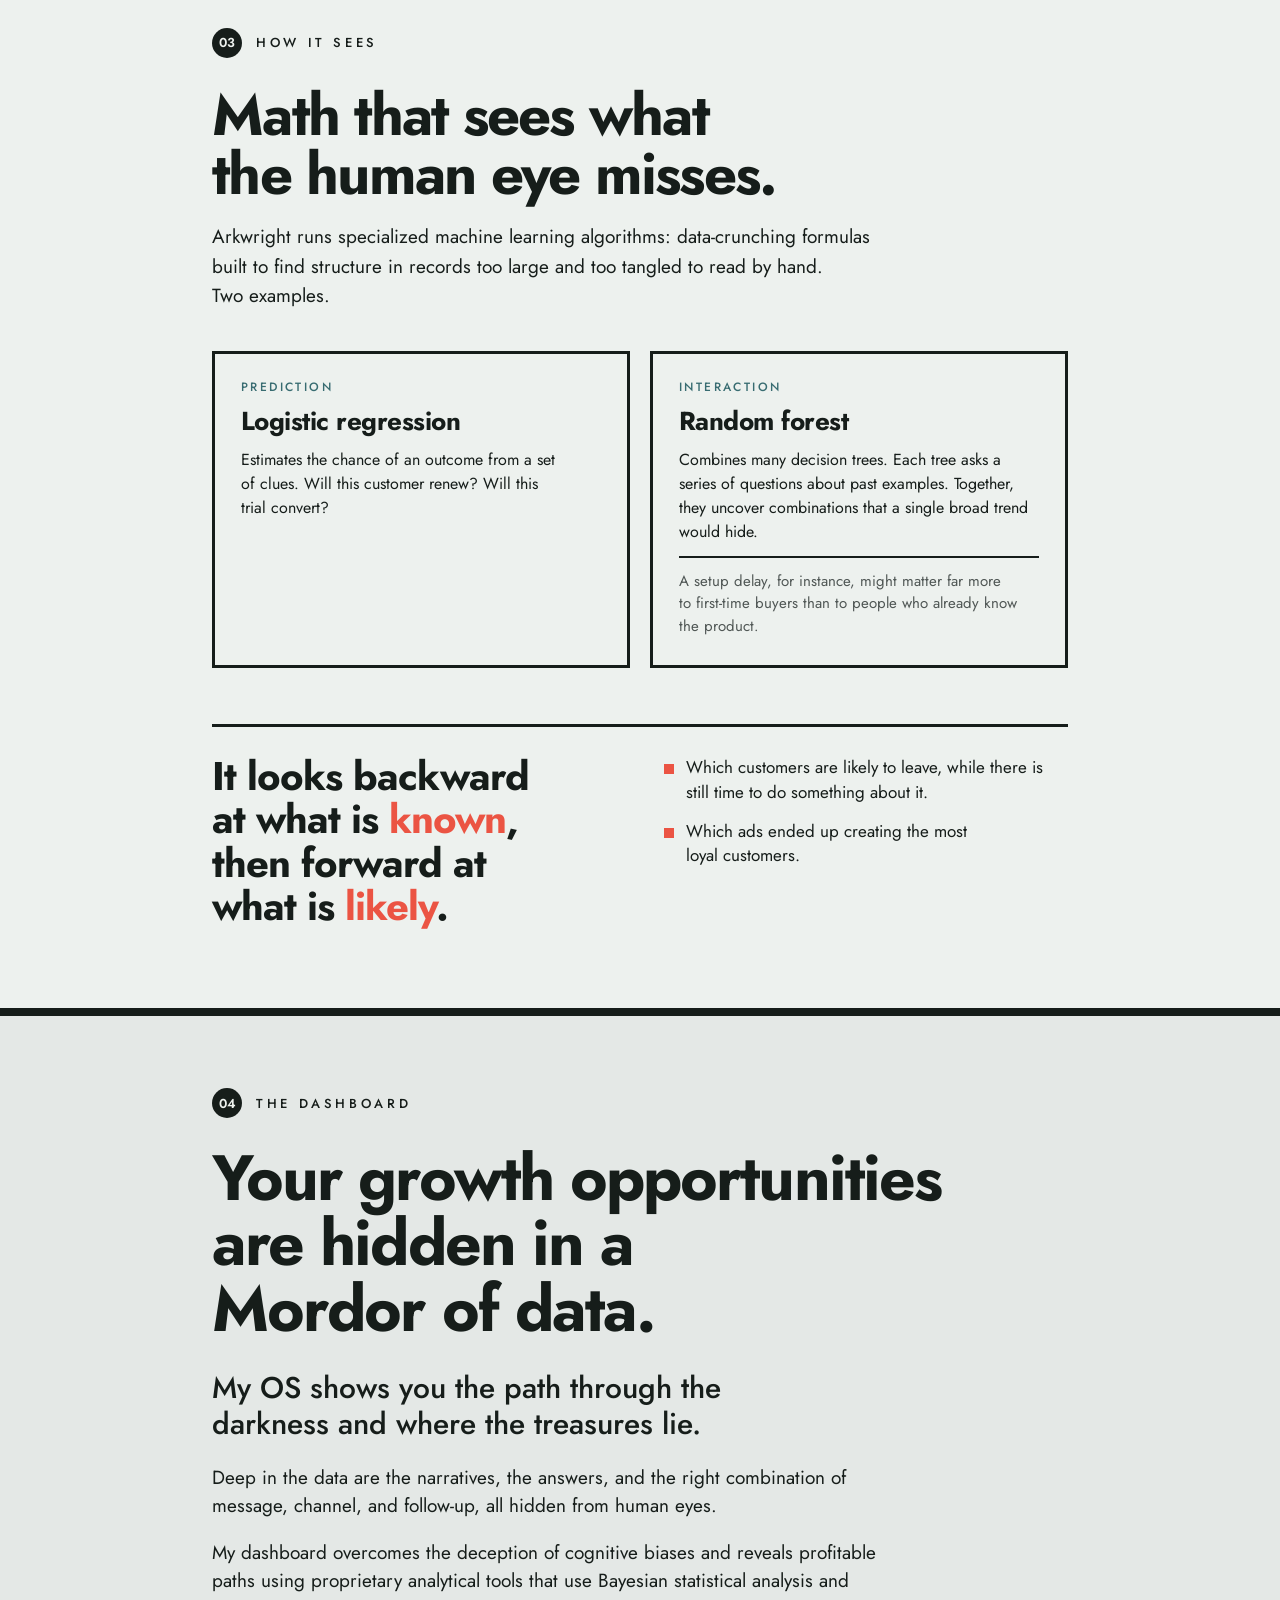
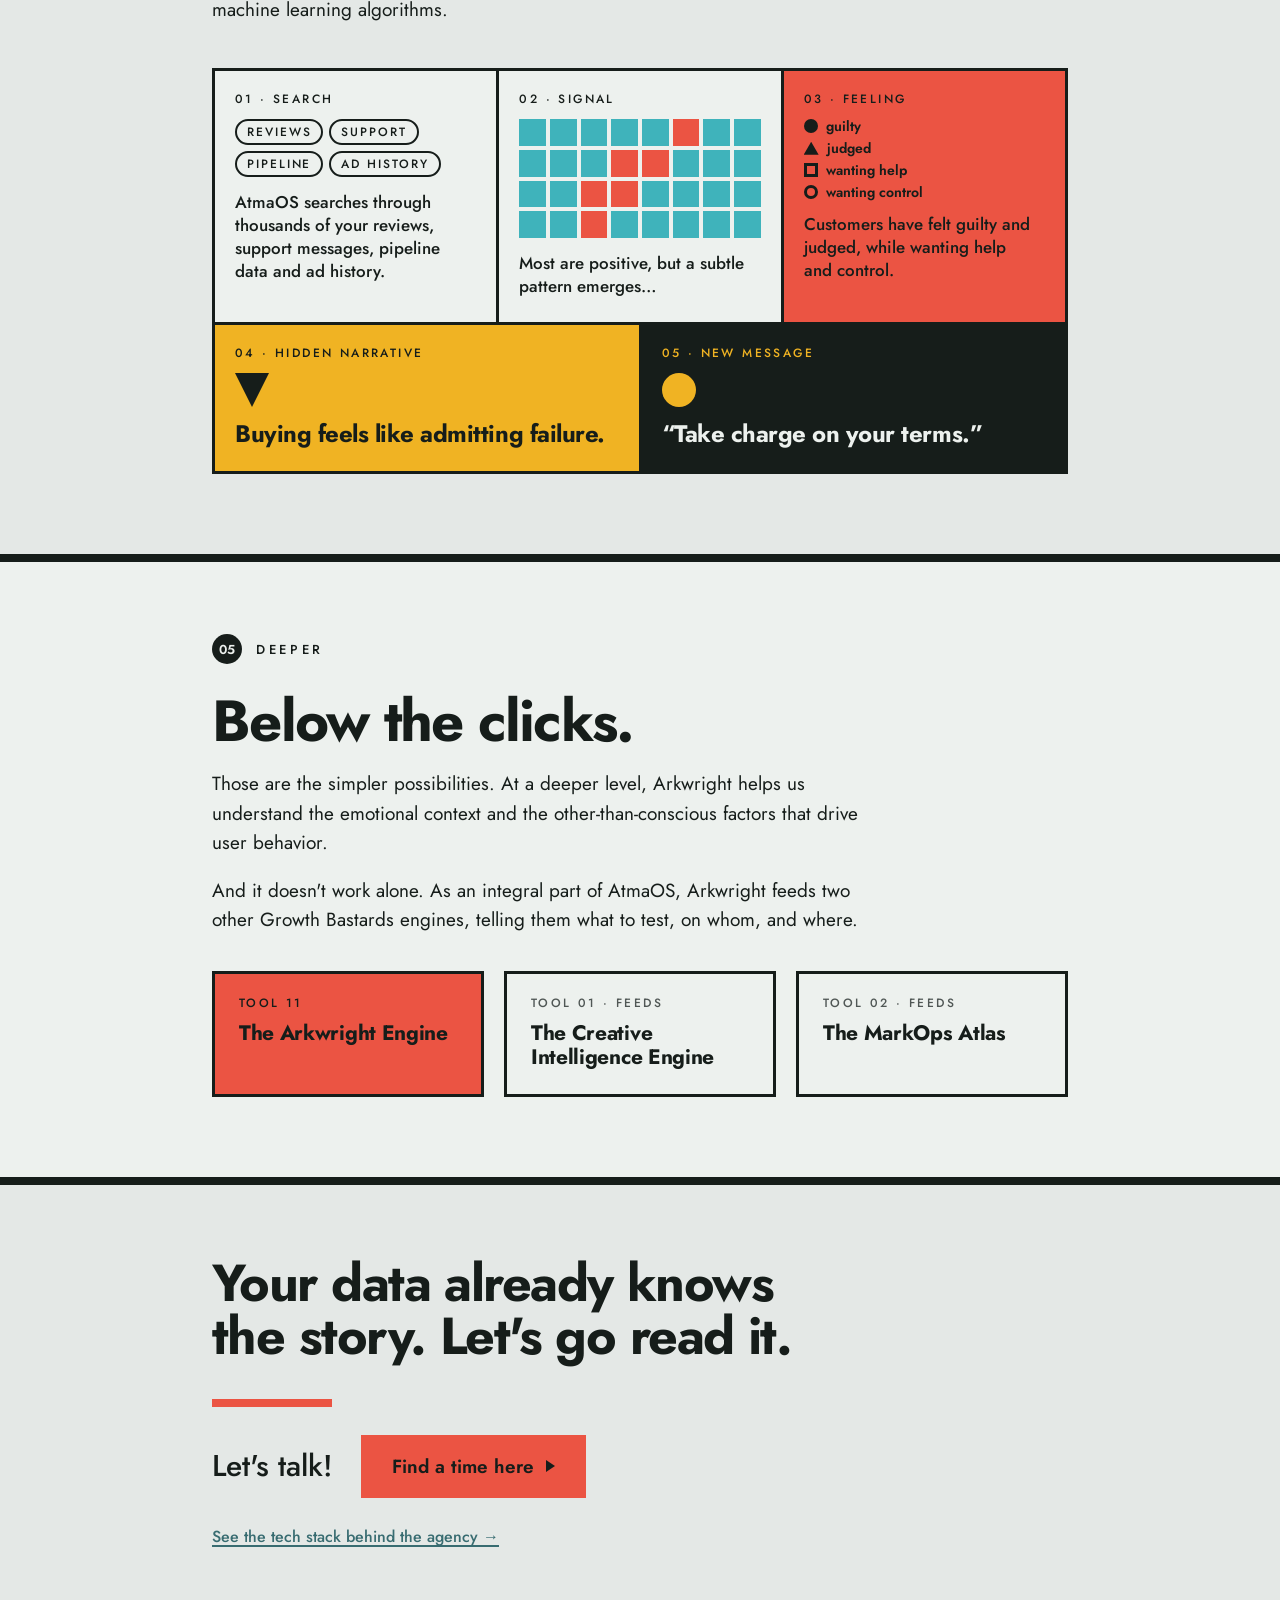
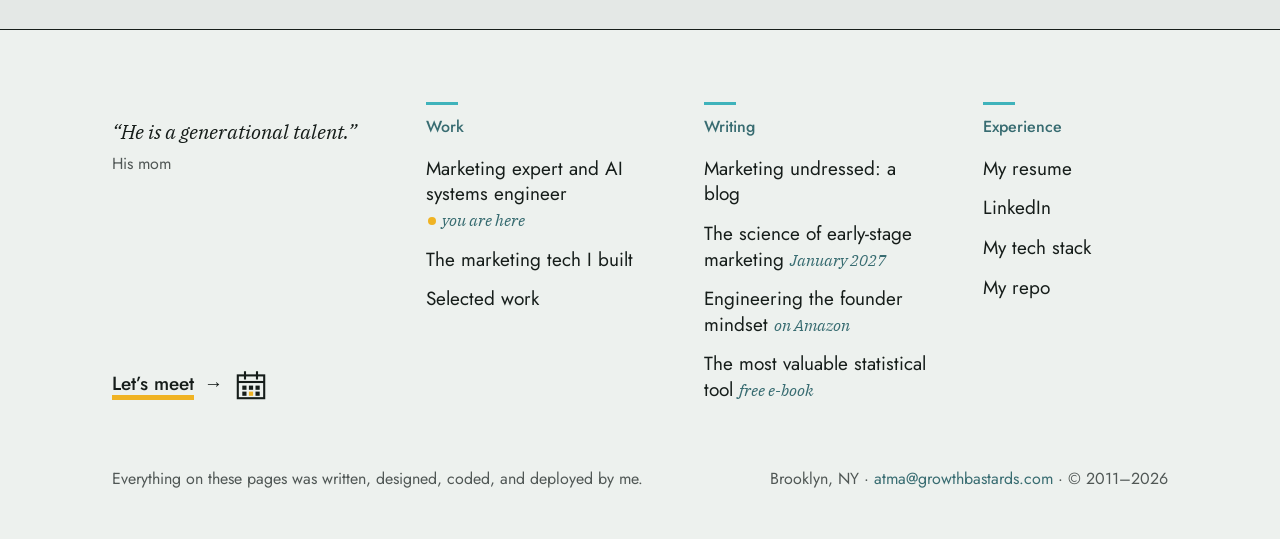
<file: arkwright.html>
<!doctype html>
<html lang="en">
<head>
<meta charset="utf-8">
<meta name="viewport" content="width=device-width, initial-scale=1">
<title>The Arkwright Engine | Growth Bastards</title>
<meta name="description" content="The Arkwright Engine finds the human story hidden in your marketing data, using machine learning to connect language, behavior and outcomes through clustering and predictive modeling.">
<link rel="canonical" href="https://growthbastards.com/arkwright.html">
<meta name="robots" content="index, follow, max-image-preview:large">
<meta name="author" content="Atma Degeyndt">
<meta property="og:type" content="website">
<meta property="og:site_name" content="Growth Bastards">
<meta property="og:locale" content="en_US">
<meta property="og:url" content="https://growthbastards.com/arkwright.html">
<meta property="og:title" content="The Arkwright Engine: a data demiurge">
<meta property="og:description" content="It finds the human story hidden in your marketing data, using machine learning to connect language, behavior and outcomes.">
<meta property="og:image" content="https://growthbastards.com/og-arkwright.jpg">
<meta property="og:image:width" content="1200">
<meta property="og:image:height" content="630">
<meta name="twitter:card" content="summary_large_image">
<meta name="twitter:title" content="The Arkwright Engine: a data demiurge">
<meta name="twitter:description" content="It finds the human story hidden in your marketing data, using machine learning to connect language, behavior and outcomes.">
<meta name="twitter:image" content="https://growthbastards.com/og-arkwright.jpg">
<link rel="icon" href="/favicon.ico" sizes="32x32">
<link rel="icon" href="/favicon.svg" type="image/svg+xml">
<link rel="apple-touch-icon" href="/apple-touch-icon.png">
<link rel="manifest" href="/site.webmanifest">
<meta name="theme-color" content="#161D1A">
<link rel="preconnect" href="https://fonts.googleapis.com">
<link rel="preconnect" href="https://fonts.gstatic.com" crossorigin>
<link rel="stylesheet" href="https://fonts.googleapis.com/css2?family=Jost:wght@400;500;600;700&display=swap">
<style>
html{scroll-behavior:smooth;-webkit-text-size-adjust:100%;text-size-adjust:100%}
body{margin:0;background:#EDF1EE;color:#161D1A;-webkit-font-smoothing:antialiased;font-family:Jost,Futura,'Century Gothic',sans-serif}
a{color:#386C71;text-decoration-thickness:2px;text-underline-offset:3px}
a:hover{color:#EB5443}
a:focus-visible{outline:3px solid currentColor;outline-offset:3px}
::selection{background:#F0B323;color:#161D1A}
@media (prefers-reduced-motion:reduce){html{scroll-behavior:auto}*{transition:none!important}}
.skip{position:absolute;left:-9999px;top:12px;z-index:100;background:#161D1A;color:#EDF1EE;padding:12px 18px;font:600 15px/1 Jost,sans-serif;text-decoration:none}
.skip:focus{left:12px}
.wrap{max-width:1080px;margin:0 auto;padding-left:clamp(20px,10.4vw,112px);padding-right:clamp(20px,10.4vw,112px);box-sizing:border-box}
.topbar{height:26px;background:#161D1A}
nav.top{display:flex;justify-content:space-between;align-items:center;gap:20px;flex-wrap:wrap;padding-top:32px}
.brand{display:flex;align-items:center;gap:12px;color:#161D1A;text-decoration:none}
.mark{position:relative;width:36px;height:28.32px;flex:none;isolation:isolate}
.mark span{position:absolute}
.word{font:600 15px/1 Jost,sans-serif;letter-spacing:0.42em;white-space:nowrap}
.back{font:500 15px/1 Jost,sans-serif;color:#161D1A;text-decoration:none}
.back:hover{color:#EB5443}

.hero{padding:clamp(48px,7vw,80px) 0 72px}
.eyebrow{font:500 13px/1.5 Jost,sans-serif;letter-spacing:0.28em;text-transform:uppercase;margin:0 0 22px}
.hero-grid{display:grid;grid-template-columns:minmax(0,1.25fr) minmax(0,1fr);gap:40px 56px;align-items:center}
h1{margin:0;font:700 clamp(46px,8.2vw,92px)/0.92 Jost,sans-serif;letter-spacing:-0.035em}
.sub{margin:18px 0 0;font:500 clamp(24px,2.78vw,30px)/1.2 Jost,sans-serif;color:#EB5443}
.rule{width:120px;height:8px;background:#EB5443;margin:36px 0 28px}
.lede{margin:0;max-width:560px;font:400 19px/1.55 Jost,sans-serif;text-wrap:pretty}
.plate{background:#EB5443;border:3px solid #161D1A;aspect-ratio:5/4;display:flex;align-items:center;justify-content:center;padding:12%;box-sizing:border-box}
.plate img{display:block;width:100%;height:auto}

section.band{border-top:8px solid #161D1A;padding:72px 0 80px}
section.alt{background:#E4E8E6}
section.dark{background:#161D1A;color:#EDF1EE}
.label{display:flex;align-items:center;gap:14px;margin-bottom:28px;font:500 13px/1 Jost,sans-serif;letter-spacing:0.28em;text-transform:uppercase}
.label .n{width:30px;height:30px;border-radius:50%;background:#161D1A;color:#EDF1EE;display:flex;align-items:center;justify-content:center;font:600 13px/1 Jost,sans-serif;letter-spacing:0;flex:none}
.dark .label .n{background:#EDF1EE;color:#161D1A}
h2{margin:0 0 18px;font:700 clamp(36px,5.4vw,58px)/1.02 Jost,sans-serif;letter-spacing:-0.03em;text-wrap:balance;max-width:820px}
.body{margin:0;max-width:680px;font:400 19px/1.55 Jost,sans-serif;text-wrap:pretty}
.body + .body{margin-top:18px}
strong{font-weight:600}

.sources{display:grid;grid-template-columns:repeat(auto-fit,minmax(min(100%,280px),1fr));border-top:3px solid #161D1A;border-left:3px solid #161D1A;margin-top:40px}
.src{border-right:3px solid #161D1A;border-bottom:3px solid #161D1A;padding:24px 24px 26px;background:#EDF1EE}
.src h3{margin:0 0 6px;font:700 22px/1.15 Jost,sans-serif;letter-spacing:-0.015em}
.src .k{margin:0 0 16px;font:500 12px/1.3 Jost,sans-serif;letter-spacing:0.2em;text-transform:uppercase;color:#505755}
.src ul{margin:0;padding:0;list-style:none;display:flex;flex-direction:column;gap:9px}
.src li{display:flex;gap:12px;font:400 16px/1.4 Jost,sans-serif}
.src li::before{content:"";width:8px;height:8px;margin-top:7px;flex:none;background:#161D1A}
.src.said li::before{border-radius:50%;background:#EB5443}
.src.sold li::before{background:#3FB3BB}

.hidden{margin-top:56px}
.hidden .intro{margin:0 0 20px;font:500 clamp(22px,2.78vw,30px)/1.2 Jost,sans-serif;max-width:700px}
.signals{display:grid;grid-template-columns:repeat(auto-fit,minmax(min(100%,210px),1fr));gap:12px}
.sig{border:2px solid #161D1A;padding:18px 18px 20px;font:500 17px/1.35 Jost,sans-serif;text-wrap:pretty;position:relative}
.sig::after{content:"";position:absolute;right:-2px;top:-2px;width:14px;height:14px;background:#F0B323;border-left:2px solid #161D1A;border-bottom:2px solid #161D1A}

.learns{display:grid;grid-template-columns:repeat(auto-fit,minmax(min(100%,240px),1fr));gap:0;border-top:3px solid #EDF1EE;border-left:3px solid #EDF1EE;margin-top:40px}
.learns div{border-right:3px solid #EDF1EE;border-bottom:3px solid #EDF1EE;padding:26px 24px 28px}
.learns .big{display:block;font:700 34px/1 Jost,sans-serif;color:#EB5443;margin-bottom:14px}
.learns p{margin:0;font:500 20px/1.3 Jost,sans-serif;text-wrap:pretty}

.methods{display:grid;grid-template-columns:repeat(auto-fit,minmax(min(100%,300px),1fr));gap:20px;margin-top:40px}
.method{border:3px solid #161D1A;background:#EDF1EE;padding:26px 26px 28px;display:flex;flex-direction:column;gap:12px}
.method .k{font:500 12px/1.3 Jost,sans-serif;letter-spacing:0.2em;text-transform:uppercase;color:#386C71}
.method h3{margin:0;font:700 clamp(22px,2.4vw,26px)/1.1 Jost,sans-serif;letter-spacing:-0.02em}
.method p{margin:0;font:400 16px/1.5 Jost,sans-serif;text-wrap:pretty}
.method .eg{border-top:2px solid #161D1A;padding-top:12px;color:#505755;font-size:15px}

.pull{margin:56px 0 0;padding:28px 0 0;border-top:3px solid #161D1A;display:grid;grid-template-columns:repeat(auto-fit,minmax(min(100%,300px),1fr));gap:24px 48px;align-items:start}
.pull blockquote{margin:0;font:700 clamp(28px,3.6vw,40px)/1.08 Jost,sans-serif;letter-spacing:-0.025em;text-wrap:balance}
.pull blockquote em{font-style:normal;color:#EB5443}
.pull ul{margin:0;padding:0;list-style:none;display:flex;flex-direction:column;gap:14px}
.pull li{font:400 17px/1.45 Jost,sans-serif;padding-left:22px;position:relative;text-wrap:pretty}
.pull li::before{content:"";position:absolute;left:0;top:9px;width:10px;height:10px;background:#EB5443}

.question{margin-top:48px;background:#F0B323;color:#161D1A;border:3px solid #EDF1EE;padding:30px clamp(20px,4vw,40px) 32px}
.question .k{margin:0 0 12px;font:500 12px/1.3 Jost,sans-serif;letter-spacing:0.2em;text-transform:uppercase}
.question p.q{margin:0;font:700 clamp(26px,3.4vw,38px)/1.1 Jost,sans-serif;letter-spacing:-0.025em;text-wrap:balance;max-width:760px}
.question p.note{margin:16px 0 0;font:400 16px/1.5 Jost,sans-serif;max-width:620px}
.dark .methods .method{background:transparent;border-color:#EDF1EE}
.dark .method .k{color:#F0B323}
.dark .method .eg{border-color:#EDF1EE;color:#D2D9D5}
.dark a.inline{color:#F0B323;font-weight:500}
.dark a.inline:hover{color:#EDF1EE}

.feeds{display:grid;grid-template-columns:repeat(auto-fit,minmax(min(100%,260px),1fr));gap:20px;margin-top:36px;align-items:stretch}
.feed{display:flex;flex-direction:column;gap:10px;padding:22px 24px 24px;border:3px solid #161D1A;color:#161D1A;text-decoration:none;transition:transform 120ms cubic-bezier(.2,0,0,1),box-shadow 120ms cubic-bezier(.2,0,0,1)}
.feed:hover{color:#161D1A;transform:translate(-3px,-3px);box-shadow:3px 3px 0 #161D1A;background:#F0B323}
.feed .k{font:500 12px/1.3 Jost,sans-serif;letter-spacing:0.2em;text-transform:uppercase;color:#505755}
.feed .t{font:700 21px/1.15 Jost,sans-serif;letter-spacing:-0.015em}
.feed.self{background:#EB5443}
.feed.self .k{color:#161D1A}
.feed.self:hover{background:#EB5443;transform:none;box-shadow:none}

.cta h2{font-size:clamp(34px,4.8vw,52px);max-width:780px}
.cta-row{display:flex;align-items:center;gap:16px 28px;flex-wrap:wrap}
.cta-row span{font:500 clamp(22px,2.78vw,30px)/1.2 Jost,sans-serif}
.btn{display:inline-flex;align-items:center;gap:12px;background:#EB5443;color:#161D1A;border:3px solid #EB5443;padding:18px clamp(18px,4vw,28px);font:600 19px/1.15 Jost,sans-serif;text-decoration:none;max-width:100%;box-sizing:border-box;transition:transform 120ms cubic-bezier(.2,0,0,1),box-shadow 120ms cubic-bezier(.2,0,0,1)}
.btn:hover{color:#161D1A;transform:translate(-3px,-3px);box-shadow:3px 3px 0 #161D1A}
.btn i{width:0;height:0;border-top:6px solid transparent;border-bottom:6px solid transparent;border-left:9px solid #161D1A}
.stack{display:inline-block;margin-top:28px;font:500 16px/1.4 Jost,sans-serif}

.demo{background:#161D1A;color:#EDF1EE;border-top:8px solid #161D1A;padding:56px 0 64px}
.demo-head{display:flex;flex-wrap:wrap;justify-content:space-between;align-items:baseline;gap:8px 24px;margin-bottom:22px}
.demo-head h2{margin:0;font:700 clamp(28px,3.6vw,40px)/1.05 Jost,sans-serif;letter-spacing:-0.025em}
.demo-head span{font:500 13px/1 Jost,sans-serif;letter-spacing:0.28em;text-transform:uppercase;color:#F0B323}
.demo video{display:block;width:100%;height:auto;aspect-ratio:16/9;background:#161D1A;border:3px solid #EDF1EE;box-sizing:border-box}
@media (max-width:760px){.demo video{}}

@media (max-width:760px){
 .hero-grid{grid-template-columns:1fr}
 .plate{max-width:420px}
}
</style>
<!-- unified-footer-head:start --><link rel="stylesheet" href="/footer.css"><link rel="stylesheet" href="https://fonts.googleapis.com/css2?family=IBM+Plex+Serif:ital,wght@1,400&family=Jost:wght@400;500&display=swap"><style>.af{font:initial}</style><!-- unified-footer-head:end -->
</head>
<body>
<a class="skip" href="#main">Skip to content</a>
<header>
<div class="topbar"></div>
<div class="wrap">
<nav class="top">
<a href="/" class="brand"><span class="mark" aria-hidden="true">
<span style="left:0;top:0;width:22.08px;height:22.08px;border-radius:50%;background:#EB5443"></span>
<span style="left:14.88px;top:7.2px;width:18.72px;height:18.72px;border-radius:50%;background:#3FB3BB;mix-blend-mode:multiply"></span>
<span style="left:4.8px;top:7.2px;width:5.28px;height:5.28px;border-radius:50%;background:#161D1A"></span>
<span style="left:11.04px;top:7.2px;width:5.28px;height:5.28px;border-radius:50%;background:#161D1A"></span>
<span style="left:19.2px;top:13.44px;width:4.32px;height:4.32px;border-radius:50%;background:#161D1A"></span>
<span style="left:24.48px;top:13.44px;width:4.32px;height:4.32px;border-radius:50%;background:#161D1A"></span>
<span style="left:6.24px;top:14.88px;width:8.16px;height:1.92px;background:#EDF1EE"></span>
<span style="left:21.12px;top:20.16px;width:6.24px;height:1.68px;background:#EDF1EE"></span>
</span><span class="word">GROWTH BASTARDS</span></a>
<a href="/#tools" class="back">&larr; all eleven tools</a>
</nav>
<div class="hero">
<div class="hero-grid">
<div>
<p class="eyebrow"><span style="text-transform:none">AtmaOS</span> · tool 11</p>
<h1>The Arkwright Engine</h1>
<p class="sub">A data demiurge.</p>
<div class="rule"></div>
<p class="lede">It finds the human story hidden in your marketing data, using machine learning to connect language, behavior and outcomes through clustering and predictive modeling.</p>
</div>
<div class="plate"><img src="assets/arkwright-mark.png" alt="Arkwright Engine mark: a gear joined to an infinity loop of data paths" width="406" height="216"></div>
</div>
</div>
</div>
</header>

<main id="main">

<section class="demo" id="demo" aria-labelledby="demo-h">
<div class="wrap">
<div class="demo-head"><h2 id="demo-h">See it work.</h2><span>55-second demo</span></div>
<video controls preload="none" playsinline poster="assets/video/arkwright-demo.jpg" width="1920" height="1080"><source src="assets/video/arkwright-demo.mp4" type="video/mp4">Your browser can't play this video. <a href="assets/video/arkwright-demo.mp4">Download the Arkwright demo</a>.</video>
</div>
</section>

<section class="band alt" aria-labelledby="s1">
<div class="wrap">
<div class="label"><span class="n">01</span>what you already have</div>
<h2 id="s1">You have traction.</h2>
<p class="body">After a hard start, you have users. And you have a record of nearly everything they did, bought and said. It is scattered across systems that don't talk to each other.</p>
<div class="sources">
<div class="src did">
<h3>What they did</h3>
<p class="k">Behavior</p>
<ul>
<li>Meta Ads Manager</li>
<li>LinkedIn</li>
<li>TikTok</li>
<li>Reddit</li>
<li>Google Analytics</li>
<li>Your CRM and sales pipeline</li>
</ul>
</div>
<div class="src sold">
<h3>What they bought</h3>
<p class="k">Outcomes</p>
<ul>
<li>How many people bought</li>
<li>How much they spent</li>
<li>Whether they came back</li>
</ul>
</div>
<div class="src said">
<h3>What they said</h3>
<p class="k">Language</p>
<ul>
<li>Support tickets</li>
<li>Testimonials</li>
<li>Reviews</li>
<li>Social media posts and their comments</li>
<li>Community conversations on Discord or Telegram</li>
</ul>
</div>
</div>
<div class="hidden">
<p class="intro">Somewhere in that pile are stories nobody has noticed yet.</p>
<div class="signals">
<div class="sig">Users who arrive through different ads, then take the same sequence of steps before buying.</div>
<div class="sig">A brief mention, repeated across conversations.</div>
<div class="sig">Customers who swarm in, but only after four months.</div>
<div class="sig">Repeat sales that show no pattern to the naked eye.</div>
</div>
</div>
</div>
</section>

<section class="band dark" aria-labelledby="s2">
<div class="wrap">
<div class="label"><span class="n">02</span>what the engine learns</div>
<h2 id="s2">What the engine learns from outcomes.</h2>
<p class="body">As patterns emerge across behavior, language and results, Arkwright can:</p>
<div class="learns">
<div><span class="big">01</span><p>Connect what people do and say to what they end up doing.</p></div>
<div><span class="big">02</span><p>Surface the messaging frames that move people.</p></div>
<div><span class="big">03</span><p>Highlight the behaviors that predict positive outcomes.</p></div>
</div>
</div>
</section>

<section class="band" aria-labelledby="s3">
<div class="wrap">
<div class="label"><span class="n">03</span>how it sees</div>
<h2 id="s3">Math that sees what the human eye misses.</h2>
<p class="body">Arkwright runs specialized machine learning algorithms: data-crunching formulas built to find structure in records too large and too tangled to read by hand. Two examples.</p>
<div class="methods">
<div class="method">
<span class="k">Prediction</span>
<h3>Logistic regression</h3>
<p>Estimates the chance of an outcome from a set of clues. Will this customer renew? Will this trial convert?</p>
</div>
<div class="method">
<span class="k">Interaction</span>
<h3>Random forest</h3>
<p>Combines many decision trees. Each tree asks a series of questions about past examples. Together, they uncover combinations that a single broad trend would hide.</p>
<p class="eg">A setup delay, for instance, might matter far more to first-time buyers than to people who already know the product.</p>
</div>
</div>
<div class="pull">
<blockquote>It looks backward at what is <em>known</em>, then forward at what is <em>likely</em>.</blockquote>
<ul>
<li>Which customers are likely to leave, while there is still time to do something about it.</li>
<li>Which ads ended up creating the most loyal customers.</li>
</ul>
</div>
</div>
</section>

<section class="band alt" aria-labelledby="s4">
<div class="wrap"><div class="label"><span class="n">04</span>the dashboard</div><h2 id="s4" style="margin:0 0 28px;font:700 clamp(38px,5.93vw,64px)/1.02 Jost,sans-serif;letter-spacing:-0.03em;text-wrap:balance">Your growth opportunities are hidden in a Mordor of data.</h2><p style="margin:0 0 22px;max-width:700px;font:500 clamp(22px,2.78vw,30px)/1.2 Jost,sans-serif;text-wrap:balance">My OS shows you the path through the darkness and where the treasures lie.</p><div style="display:grid;grid-template-columns:repeat(auto-fit,minmax(min(100%,320px),1fr));gap:40px;align-items:start"><div style="display:flex;flex-direction:column;gap:18px"><p style="margin:0;max-width:700px;font:400 19px/1.5 Jost,sans-serif;text-wrap:pretty;">Deep in the data are the narratives, the answers, and the right combination of message, channel, and follow-up, all hidden from human eyes.</p><p style="margin:0;max-width:700px;font:400 19px/1.5 Jost,sans-serif;text-wrap:pretty;">My dashboard overcomes the deception of cognitive biases and reveals profitable paths using proprietary analytical tools that use Bayesian statistical analysis and machine learning algorithms.</p></div></div><div style="margin-top:44px;border-top:3px solid #161D1A;border-left:3px solid #161D1A"><div style="display:flex;flex-wrap:wrap"><div style="background:#EDF1EE;color:#161D1A;padding:22px 20px 24px;display:flex;flex-direction:column;gap:14px;border-right:3px solid #161D1A;border-bottom:3px solid #161D1A;box-sizing:border-box;flex:1 1 0;min-width:min(100%,230px)"><span style="font:500 12px/1 Jost, sans-serif;letter-spacing:0.2em;text-transform:uppercase;">01 · search</span><div style="display:flex;flex-wrap:wrap;gap:6px"><span style="border:2px solid #161D1A;border-radius:999px;padding:5px 10px;font:500 12px/1 Jost, sans-serif;letter-spacing:0.16em;text-transform:uppercase">reviews</span><span style="border:2px solid #161D1A;border-radius:999px;padding:5px 10px;font:500 12px/1 Jost, sans-serif;letter-spacing:0.16em;text-transform:uppercase">support</span><span style="border:2px solid #161D1A;border-radius:999px;padding:5px 10px;font:500 12px/1 Jost, sans-serif;letter-spacing:0.16em;text-transform:uppercase">pipeline</span><span style="border:2px solid #161D1A;border-radius:999px;padding:5px 10px;font:500 12px/1 Jost, sans-serif;letter-spacing:0.16em;text-transform:uppercase">ad history</span></div><p style="margin:0;font:500 17px/1.35 Jost, sans-serif;text-wrap:pretty"><span style="text-transform:none">AtmaOS</span> searches through thousands of your reviews, support messages, pipeline data and ad history.</p></div><div style="background:#EDF1EE;color:#161D1A;padding:22px 20px 24px;display:flex;flex-direction:column;gap:14px;border-right:3px solid #161D1A;border-bottom:3px solid #161D1A;box-sizing:border-box;flex:1 1 0;min-width:min(100%,230px)"><span style="font:500 12px/1 Jost, sans-serif;letter-spacing:0.2em;text-transform:uppercase;">02 · signal</span><div style="display:grid;grid-template-columns:repeat(8,1fr);gap:4px"><span style="aspect-ratio:1;background:#3FB3BB"></span><span style="aspect-ratio:1;background:#3FB3BB"></span><span style="aspect-ratio:1;background:#3FB3BB"></span><span style="aspect-ratio:1;background:#3FB3BB"></span><span style="aspect-ratio:1;background:#3FB3BB"></span><span style="aspect-ratio:1;background:#EB5443"></span><span style="aspect-ratio:1;background:#3FB3BB"></span><span style="aspect-ratio:1;background:#3FB3BB"></span><span style="aspect-ratio:1;background:#3FB3BB"></span><span style="aspect-ratio:1;background:#3FB3BB"></span><span style="aspect-ratio:1;background:#3FB3BB"></span><span style="aspect-ratio:1;background:#EB5443"></span><span style="aspect-ratio:1;background:#EB5443"></span><span style="aspect-ratio:1;background:#3FB3BB"></span><span style="aspect-ratio:1;background:#3FB3BB"></span><span style="aspect-ratio:1;background:#3FB3BB"></span><span style="aspect-ratio:1;background:#3FB3BB"></span><span style="aspect-ratio:1;background:#3FB3BB"></span><span style="aspect-ratio:1;background:#EB5443"></span><span style="aspect-ratio:1;background:#EB5443"></span><span style="aspect-ratio:1;background:#3FB3BB"></span><span style="aspect-ratio:1;background:#3FB3BB"></span><span style="aspect-ratio:1;background:#3FB3BB"></span><span style="aspect-ratio:1;background:#3FB3BB"></span><span style="aspect-ratio:1;background:#3FB3BB"></span><span style="aspect-ratio:1;background:#3FB3BB"></span><span style="aspect-ratio:1;background:#EB5443"></span><span style="aspect-ratio:1;background:#3FB3BB"></span><span style="aspect-ratio:1;background:#3FB3BB"></span><span style="aspect-ratio:1;background:#3FB3BB"></span><span style="aspect-ratio:1;background:#3FB3BB"></span><span style="aspect-ratio:1;background:#3FB3BB"></span></div><p style="margin:0;font:500 17px/1.35 Jost, sans-serif;text-wrap:pretty">Most are positive, but a subtle pattern emerges…</p></div><div style="background:#EB5443;color:#161D1A;padding:22px 20px 24px;display:flex;flex-direction:column;gap:14px;border-right:3px solid #161D1A;border-bottom:3px solid #161D1A;box-sizing:border-box;flex:1 1 0;min-width:min(100%,230px)"><span style="font:500 12px/1 Jost, sans-serif;letter-spacing:0.2em;text-transform:uppercase;">03 · feeling</span><div style="display:flex;flex-direction:column;gap:8px"><span style="display:flex;align-items:center;gap:8px;font:600 14px/1 Jost, sans-serif"><span style="width:14px;height:14px;border-radius:50%;background:#161D1A;flex:none"></span>guilty</span><span style="display:flex;align-items:center;gap:8px;font:600 14px/1 Jost, sans-serif"><span style="width:15px;height:13px;background:#161D1A;clip-path:polygon(50% 0,100% 100%,0 100%);flex:none"></span>judged</span><span style="display:flex;align-items:center;gap:8px;font:600 14px/1 Jost, sans-serif"><span style="width:14px;height:14px;border:3px solid #161D1A;box-sizing:border-box;flex:none"></span>wanting help</span><span style="display:flex;align-items:center;gap:8px;font:600 14px/1 Jost, sans-serif"><span style="width:14px;height:14px;border:3px solid #161D1A;border-radius:50%;box-sizing:border-box;flex:none"></span>wanting control</span></div><p style="margin:0;font:500 17px/1.35 Jost, sans-serif;text-wrap:pretty">Customers have felt guilty and judged, while wanting help and control.</p></div></div><div style="display:flex;flex-wrap:wrap"><div style="background:#F0B323;color:#161D1A;padding:22px 20px 24px;display:flex;flex-direction:column;gap:14px;border-right:3px solid #161D1A;border-bottom:3px solid #161D1A;box-sizing:border-box;flex:1 1 0;min-width:min(100%,300px)"><span style="font:500 12px/1 Jost, sans-serif;letter-spacing:0.2em;text-transform:uppercase;">04 · hidden narrative</span><span style="width:34px;height:34px;background:#161D1A;clip-path:polygon(0 0,100% 0,50% 100%);flex:none"></span><p style="margin:0;font:700 24px/1.1 Jost, sans-serif;letter-spacing:-0.02em;text-wrap:balance">Buying feels like admitting failure.</p></div><div style="background:#161D1A;color:#EDF1EE;padding:22px 20px 24px;display:flex;flex-direction:column;gap:14px;border-right:3px solid #161D1A;border-bottom:3px solid #161D1A;box-sizing:border-box;flex:1 1 0;min-width:min(100%,300px)"><span style="font:500 12px/1 Jost, sans-serif;letter-spacing:0.2em;text-transform:uppercase;color:#F0B323">05 · new message</span><span style="width:34px;height:34px;border-radius:50%;background:#F0B323;flex:none"></span><p style="margin:0;font:700 24px/1.1 Jost, sans-serif;letter-spacing:-0.02em;text-wrap:balance">“Take charge on your terms.”</p></div></div></div></div></section>

<section class="band" aria-labelledby="s5">
<div class="wrap">
<div class="label"><span class="n">05</span>deeper</div>
<h2 id="s5">Below the clicks.</h2>
<p class="body">Those are the simpler possibilities. At a deeper level, Arkwright helps us understand the emotional context and the other-than-conscious factors that drive user behavior.</p>
<p class="body">And it doesn't work alone. As an integral part of <span style="text-transform:none">AtmaOS</span>, Arkwright feeds two other Growth Bastards engines, telling them what to test, on whom, and where.</p>
<div class="feeds">
<div class="feed self"><span class="k">Tool 11</span><span class="t">The Arkwright Engine</span></div>
<a class="feed" href="/#tools"><span class="k">Tool 01 · feeds</span><span class="t">The Creative Intelligence Engine</span></a>
<a class="feed" href="markops-atlas.html"><span class="k">Tool 02 · feeds</span><span class="t">The <span style="text-transform:none">MarkOps</span> Atlas</span></a>
</div>
</div>
</section>

<section class="band cta alt" aria-labelledby="s6">
<div class="wrap">
<h2 id="s6">Your data already knows the story. Let's go read it.</h2>
<div class="rule"></div>
<div class="cta-row"><span>Let's talk!</span>
<a class="btn" href="https://schedule.atma.marketing/" target="_blank" rel="noopener">Find a time here<i></i></a></div>
<a class="stack" href="tech-stack.html">See the tech stack behind the agency →</a>
</div>
</section>

</main>

<!-- unified-footer:start -->
<!-- Unified footer: growthbastards.com. Needs footer.css. Fonts this site must load: see README. -->
<style>
.af{--af-bg:#EDF1EE;--af-ink:#161D1A;--af-muted:#505755;--af-rule:#161D1A;--af-bar:#3FB3BB;--af-hi:#F0B323;
--af-head-color:#386C71;--af-note-color:#386C71;--af-hover:#386C71;--af-mail:#386C71;
--af-link:400 19px/1.35 Jost, sans-serif;--af-head:500 16px/1.3 Jost, sans-serif;--af-head-case:none;--af-head-track:normal;
--af-note:italic 400 16px/1.35 'IBM Plex Serif', serif;--af-quote:italic 400 20px/1.45 'IBM Plex Serif', serif;--af-small:400 16px/1.5 Jost, sans-serif;--af-cta:500 19px/1.3 Jost, sans-serif}
</style>
<footer class="af">
  <div class="af-wrap">
  <div class="af-grid">
    <figure class="af-quote">
      <blockquote>“He is a generational talent.”</blockquote>
      <figcaption>His mom</figcaption>
    </figure>
    <nav class="af-col work" aria-label="Work">
      <p class="af-head">Work</p>
      <ul>
      <li aria-current="page">Marketing expert and AI systems engineer <span class="af-note"><span class="af-dot"></span>you are here</span></li>
      <li><a href="https://atma.marketing/evidence/">The marketing tech I built</a></li>
      <li><a href="https://portfolio.atma.marketing/">Selected work</a></li>
      </ul>
    </nav>
    <nav class="af-col writing" aria-label="Writing">
      <p class="af-head">Writing</p>
      <ul>
      <li><a href="https://viceandvariance.com">Marketing undressed: a blog</a></li>
      <li><a href="https://zerotoamillion.marketing/">The science of early-stage marketing <span class="af-note">January 2027</span></a></li>
      <li><a href="https://startupgenius.io">Engineering the founder mindset <span class="af-note">on Amazon</span></a></li>
      <li><a href="https://viceandvariance.com/bayesian-marketing.html">The most valuable statistical tool <span class="af-note">free e-book</span></a></li>
      </ul>
    </nav>
    <nav class="af-col exp" aria-label="Experience">
      <p class="af-head">Experience</p>
      <ul>
      <li><a href="https://resume.atma.marketing/">My resume</a></li>
      <li><a href="https://www.linkedin.com/in/askatma" target="_blank" rel="noopener">LinkedIn</a></li>
      <li><a href="https://skills.atma.marketing">My tech stack</a></li>
      <li><a href="https://github.com/justatma" target="_blank" rel="noopener">My repo</a></li>
      </ul>
    </nav>
    <a class="af-cta" href="https://schedule.atma.marketing" target="_blank" rel="noopener"><span class="af-cta-text">Let’s meet</span><span aria-hidden="true">→</span><svg viewBox="0 0 30 30" fill="none" aria-hidden="true" focusable="false"><rect x="4" y="7" width="22" height="19" rx="0" stroke="currentColor" stroke-width="1.75"/><path d="M4 12.5H26" stroke="currentColor" stroke-width="1.75"/><path d="M10 4.5V9.5M20 4.5V9.5" stroke="currentColor" stroke-width="1.75" stroke-linecap="square"/><rect x="7.75" y="15.5" width="3.5" height="3.5" rx="0" fill="currentColor"/><rect x="13.25" y="15.5" width="3.5" height="3.5" rx="0" fill="currentColor"/><rect x="18.75" y="15.5" width="3.5" height="3.5" rx="0" fill="currentColor"/><rect x="7.75" y="20.5" width="3.5" height="3.5" rx="0" fill="currentColor"/><rect x="13.25" y="20.5" width="3.5" height="3.5" rx="0" fill="var(--af-hi)"/><rect x="18.75" y="20.5" width="3.5" height="3.5" rx="0" fill="currentColor"/></svg></a>
  </div>
  <div class="af-base">
    <p>Everything on these pages was written, designed, coded, and deployed by me.</p>
    <p>Brooklyn, NY · <a href="mailto:atma@growthbastards.com">atma@growthbastards.com</a><span class="af-copy"><span class="af-sep"> · </span>© 2011–2026</span></p>
  </div>
  </div>
</footer>
<!-- unified-footer:end -->
</body>
</html>
</file>
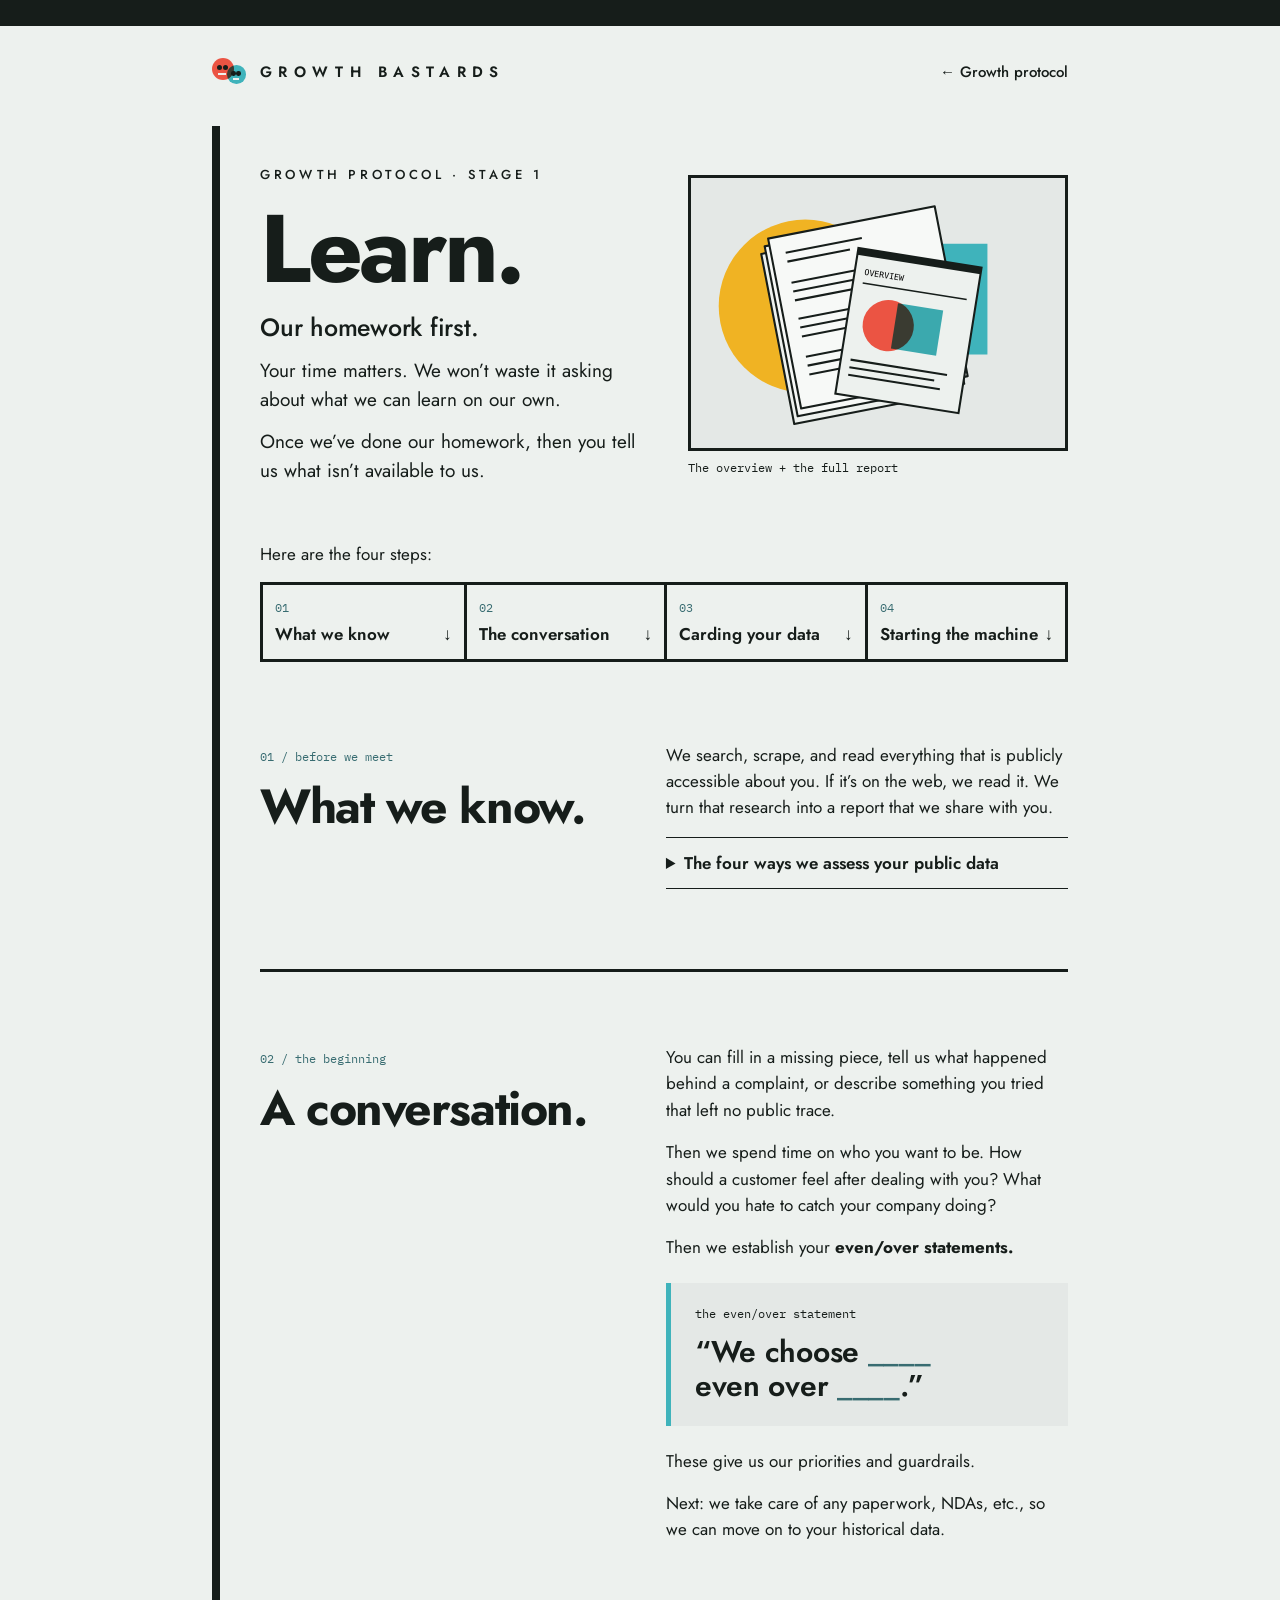
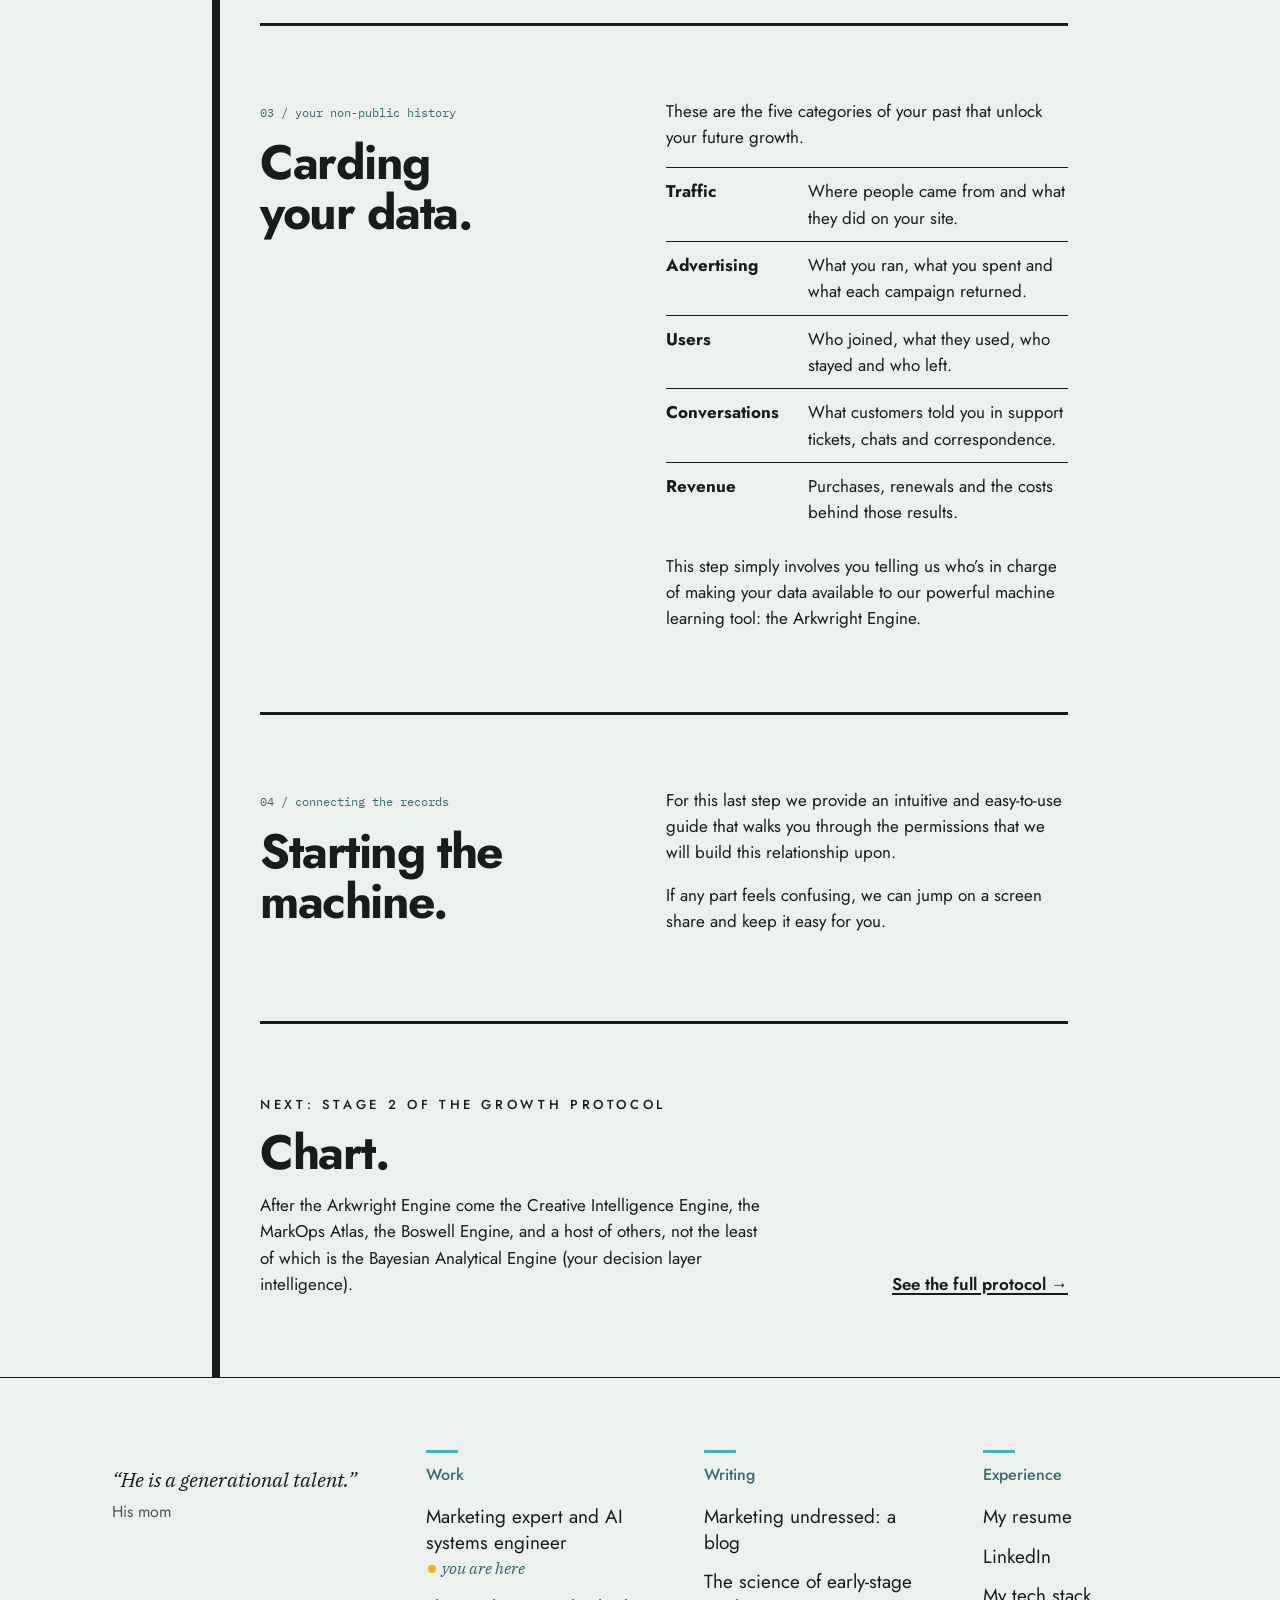
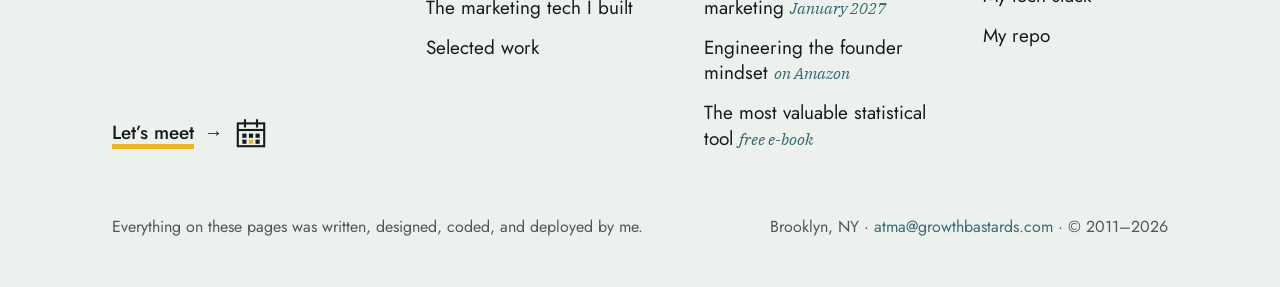
<file: learn.html>
<!doctype html><html lang="en"><head><meta charset="utf-8"><meta name="viewport" content="width=device-width,initial-scale=1"><title>Learn. | Growth Bastards</title><meta name="description" content="How Growth Bastards gets to know your company, from our first research report to your private marketing history."><link rel="canonical" href="https://growthbastards.com/learn.html"><meta name="robots" content="index, follow, max-image-preview:large"><meta name="author" content="Atma Degeyndt"><meta property="og:type" content="article"><meta property="og:site_name" content="Growth Bastards"><meta property="og:url" content="https://growthbastards.com/learn.html"><meta property="og:title" content="Learn. | Growth Bastards"><meta property="og:description" content="How Growth Bastards gets to know your company, from our first research report to your private marketing history."><meta property="og:image" content="https://growthbastards.com/og-learn.jpg"><meta name="twitter:card" content="summary_large_image"><meta name="twitter:image" content="https://growthbastards.com/og-learn.jpg"><link rel="icon" href="/favicon.ico" sizes="32x32"><link rel="icon" href="/favicon.svg" type="image/svg+xml"><link rel="apple-touch-icon" href="/apple-touch-icon.png"><link rel="manifest" href="/site.webmanifest"><meta name="theme-color" content="#161D1A"><link rel="stylesheet" href="tokens.css"><link rel="stylesheet" href="learn.css"><!-- unified-footer-head:start --><link rel="stylesheet" href="/footer.css"><link rel="stylesheet" href="https://fonts.googleapis.com/css2?family=IBM+Plex+Serif:ital,wght@1,400&family=Jost:wght@400;500&display=swap"><style>.af{font:initial}</style><!-- unified-footer-head:end -->
</head><body>
<a class="skip" href="#main">Skip to content</a><div class="topbar"></div><header class="wrap"><nav><a href="/" class="brand"><span class="mark" aria-hidden="true"><span style="left:0;top:0;width:22.08px;height:22.08px;border-radius:50%;background:#EB5443"></span><span style="left:14.88px;top:7.2px;width:18.72px;height:18.72px;border-radius:50%;background:#3FB3BB;mix-blend-mode:multiply"></span><span style="left:4.8px;top:7.2px;width:5.28px;height:5.28px;border-radius:50%;background:#161D1A"></span><span style="left:11.04px;top:7.2px;width:5.28px;height:5.28px;border-radius:50%;background:#161D1A"></span><span style="left:19.2px;top:13.44px;width:4.32px;height:4.32px;border-radius:50%;background:#161D1A"></span><span style="left:24.48px;top:13.44px;width:4.32px;height:4.32px;border-radius:50%;background:#161D1A"></span><span style="left:6.24px;top:14.88px;width:8.16px;height:1.92px;background:#EDF1EE"></span><span style="left:21.12px;top:20.16px;width:6.24px;height:1.68px;background:#EDF1EE"></span></span><span class="word">GROWTH BASTARDS</span></a><a href="/#talk" class="backlink">← Growth protocol</a></nav></header>
<main id="main" class="wrap"><div class="gutter"><section class="hero"><div><div class="kicker">Growth protocol · Stage 1</div><h1>Learn.</h1><h2>Our homework first.</h2><p>Your time matters. We won’t waste it asking about what we can learn on our own.</p><p>Once we’ve done our homework, then you tell us what isn’t available to us.</p></div><figure><img src="report.svg" alt="Illustration of a short overview resting on a stack of research pages."><figcaption>The overview + the full report</figcaption></figure></section>
<p class="steps-intro">Here are the four steps:</p><nav aria-label="Onboarding steps"><a href="#research"><small>01</small> What we know <i>↓</i></a><a href="#conversation"><small>02</small> The conversation <i>↓</i></a><a href="#cards"><small>03</small> Carding your data <i>↓</i></a><a href="#access"><small>04</small> Starting the machine <i>↓</i></a></nav>
<section class="step" id="research"><div class="chapter"><span>01 / before we meet</span><h2>What we know.</h2></div><div class="copy"><p>We search, scrape, and read everything that is publicly accessible about you. If it’s on the web, we read it. We turn that research into a report that we share with you.</p><details><summary>The four ways we assess your public data</summary><dl><dt>Verified</dt><dd>We can show you the source.</dd><dt>Asserted</dt><dd>This is how your company describes itself.</dd><dt>Assumed</dt><dd>This is our interpretation of what we found.</dd><dt>Unknown</dt><dd>We looked and the public record leaves it open.</dd></dl></details></div></section>
<section class="step" id="conversation"><div class="chapter"><span>02 / the beginning</span><h2>A conversation.</h2></div><div class="copy"><p>You can fill in a missing piece, tell us what happened behind a complaint, or describe something you tried that left no public trace.</p><p>Then we spend time on who you want to be. How should a customer feel after dealing with you? What would you hate to catch your company doing?</p><p>Then we establish your <strong>even/over statements.</strong></p><blockquote><small>the even/over statement</small>“We choose <em>____</em><br>even over <em>____</em>.”</blockquote><p>These give us our priorities and guardrails.</p><p>Next: we take care of any paperwork, NDAs, etc., so we can move on to your historical data.</p></div></section>
<section class="step" id="cards"><div class="chapter"><span>03 / your non-public history</span><h2>Carding your data.</h2></div><div class="copy"><p>These are the five categories of your past that unlock your future growth.</p><ul class="data"><li><b>Traffic</b><span>Where people came from and what they did on your site.</span></li><li><b>Advertising</b><span>What you ran, what you spent and what each campaign returned.</span></li><li><b>Users</b><span>Who joined, what they used, who stayed and who left.</span></li><li><b>Conversations</b><span>What customers told you in support tickets, chats and correspondence.</span></li><li><b>Revenue</b><span>Purchases, renewals and the costs behind those results.</span></li></ul><p>This step simply involves you telling us who’s in charge of making your data available to our powerful machine learning tool: the Arkwright Engine.</p></div></section>
<section class="step" id="access"><div class="chapter"><span>04 / connecting the records</span><h2>Starting the machine.</h2></div><div class="copy"><p>For this last step we provide an intuitive and easy-to-use guide that walks you through the permissions that we will build this relationship upon.</p><p>If any part feels confusing, we can jump on a screen share and keep it easy for you.</p></div></section>
<section class="next"><div><span class="kicker">Next: Stage 2 of the growth protocol</span><h2>Chart.</h2><p>After the Arkwright Engine come the Creative Intelligence Engine, the MarkOps Atlas, the Boswell Engine, and a host of others, not the least of which is the Bayesian Analytical Engine (your decision layer intelligence).</p></div><a href="/#talk">See the full protocol →</a></section></div></main><!-- unified-footer:start -->
<!-- Unified footer: growthbastards.com. Needs footer.css. Fonts this site must load: see README. -->
<style>
.af{--af-bg:#EDF1EE;--af-ink:#161D1A;--af-muted:#505755;--af-rule:#161D1A;--af-bar:#3FB3BB;--af-hi:#F0B323;
--af-head-color:#386C71;--af-note-color:#386C71;--af-hover:#386C71;--af-mail:#386C71;
--af-link:400 19px/1.35 Jost, sans-serif;--af-head:500 16px/1.3 Jost, sans-serif;--af-head-case:none;--af-head-track:normal;
--af-note:italic 400 16px/1.35 'IBM Plex Serif', serif;--af-quote:italic 400 20px/1.45 'IBM Plex Serif', serif;--af-small:400 16px/1.5 Jost, sans-serif;--af-cta:500 19px/1.3 Jost, sans-serif}
</style>
<footer class="af">
  <div class="af-wrap">
  <div class="af-grid">
    <figure class="af-quote">
      <blockquote>“He is a generational talent.”</blockquote>
      <figcaption>His mom</figcaption>
    </figure>
    <nav class="af-col work" aria-label="Work">
      <p class="af-head">Work</p>
      <ul>
      <li aria-current="page">Marketing expert and AI systems engineer <span class="af-note"><span class="af-dot"></span>you are here</span></li>
      <li><a href="https://atma.marketing/evidence/">The marketing tech I built</a></li>
      <li><a href="https://portfolio.atma.marketing/">Selected work</a></li>
      </ul>
    </nav>
    <nav class="af-col writing" aria-label="Writing">
      <p class="af-head">Writing</p>
      <ul>
      <li><a href="https://viceandvariance.com">Marketing undressed: a blog</a></li>
      <li><a href="https://zerotoamillion.marketing/">The science of early-stage marketing <span class="af-note">January 2027</span></a></li>
      <li><a href="https://startupgenius.io">Engineering the founder mindset <span class="af-note">on Amazon</span></a></li>
      <li><a href="https://viceandvariance.com/bayesian-marketing.html">The most valuable statistical tool <span class="af-note">free e-book</span></a></li>
      </ul>
    </nav>
    <nav class="af-col exp" aria-label="Experience">
      <p class="af-head">Experience</p>
      <ul>
      <li><a href="https://resume.atma.marketing/">My resume</a></li>
      <li><a href="https://www.linkedin.com/in/askatma" target="_blank" rel="noopener">LinkedIn</a></li>
      <li><a href="https://skills.atma.marketing">My tech stack</a></li>
      <li><a href="https://github.com/justatma" target="_blank" rel="noopener">My repo</a></li>
      </ul>
    </nav>
    <a class="af-cta" href="https://schedule.atma.marketing" target="_blank" rel="noopener"><span class="af-cta-text">Let’s meet</span><span aria-hidden="true">→</span><svg viewBox="0 0 30 30" fill="none" aria-hidden="true" focusable="false"><rect x="4" y="7" width="22" height="19" rx="0" stroke="currentColor" stroke-width="1.75"/><path d="M4 12.5H26" stroke="currentColor" stroke-width="1.75"/><path d="M10 4.5V9.5M20 4.5V9.5" stroke="currentColor" stroke-width="1.75" stroke-linecap="square"/><rect x="7.75" y="15.5" width="3.5" height="3.5" rx="0" fill="currentColor"/><rect x="13.25" y="15.5" width="3.5" height="3.5" rx="0" fill="currentColor"/><rect x="18.75" y="15.5" width="3.5" height="3.5" rx="0" fill="currentColor"/><rect x="7.75" y="20.5" width="3.5" height="3.5" rx="0" fill="currentColor"/><rect x="13.25" y="20.5" width="3.5" height="3.5" rx="0" fill="var(--af-hi)"/><rect x="18.75" y="20.5" width="3.5" height="3.5" rx="0" fill="currentColor"/></svg></a>
  </div>
  <div class="af-base">
    <p>Everything on these pages was written, designed, coded, and deployed by me.</p>
    <p>Brooklyn, NY · <a href="mailto:atma@growthbastards.com">atma@growthbastards.com</a><span class="af-copy"><span class="af-sep"> · </span>© 2011–2026</span></p>
  </div>
  </div>
</footer>
<!-- unified-footer:end -->
</body></html>
</file>
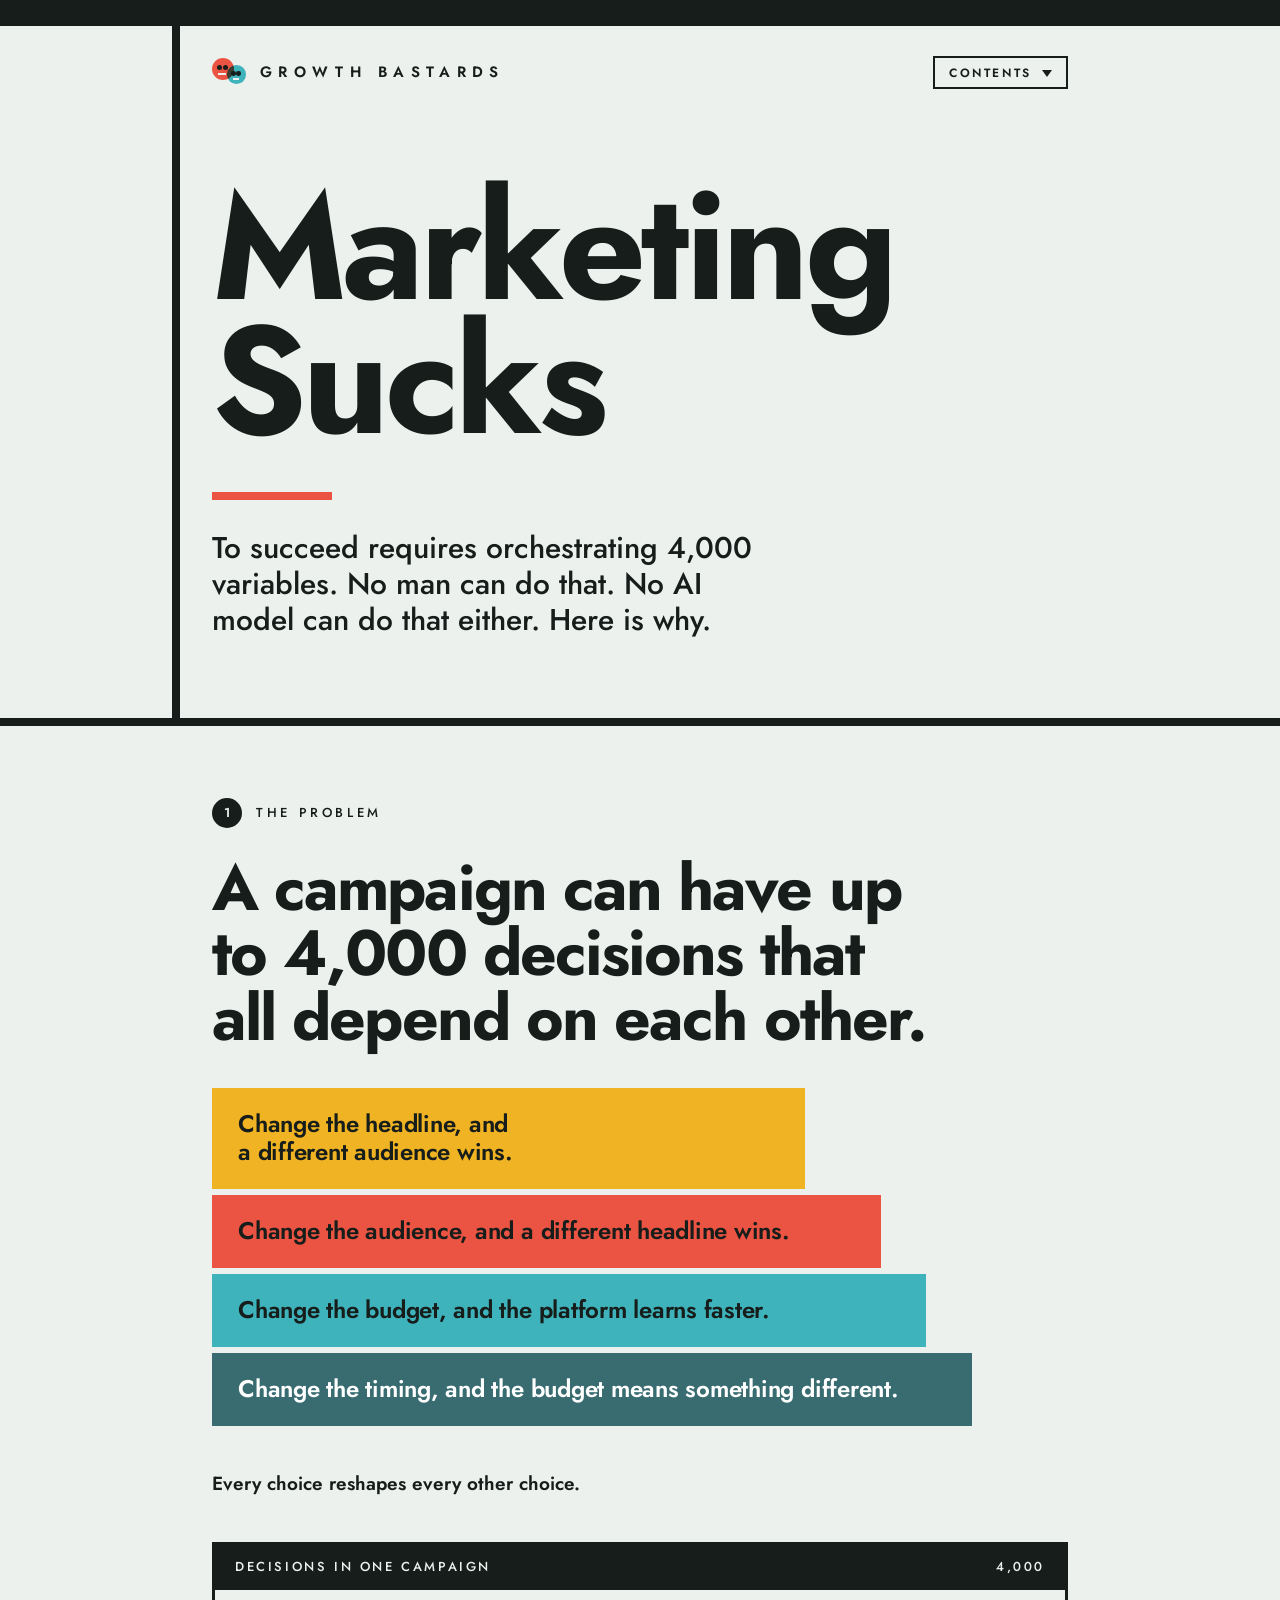
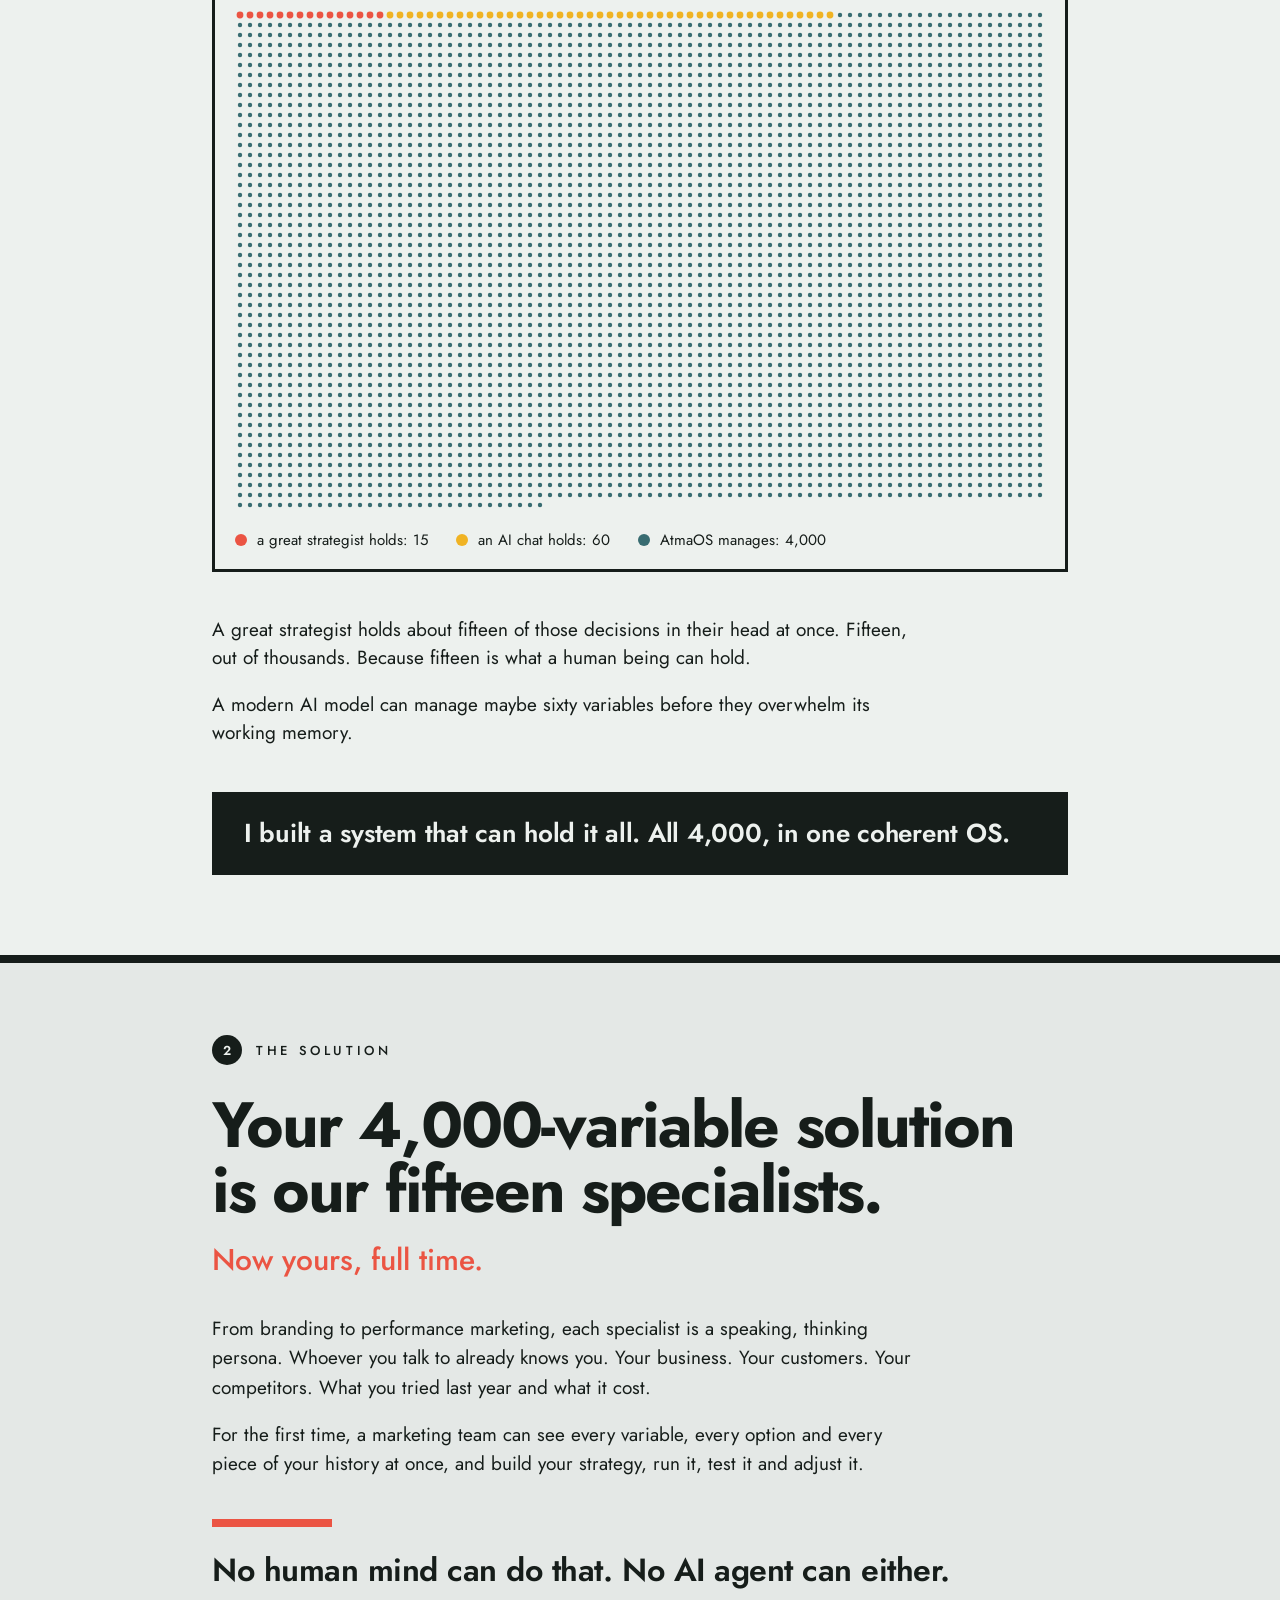
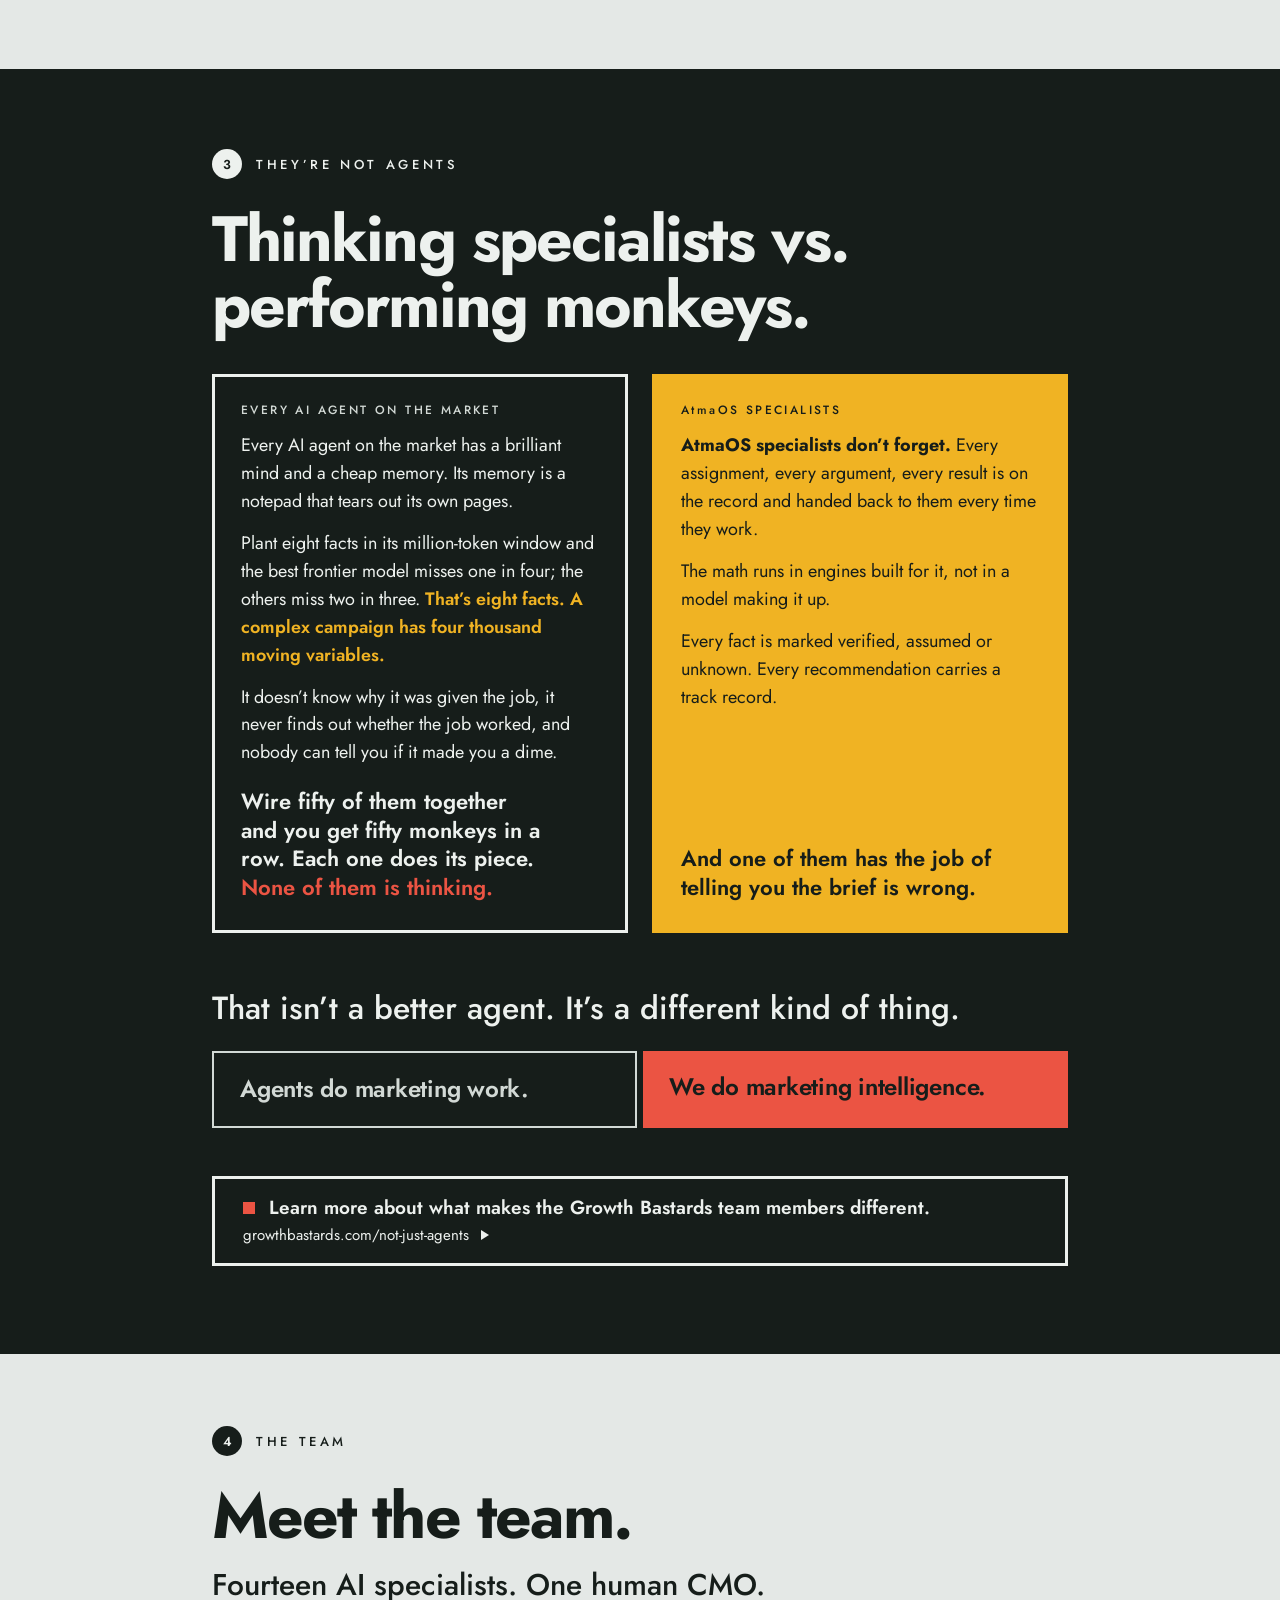
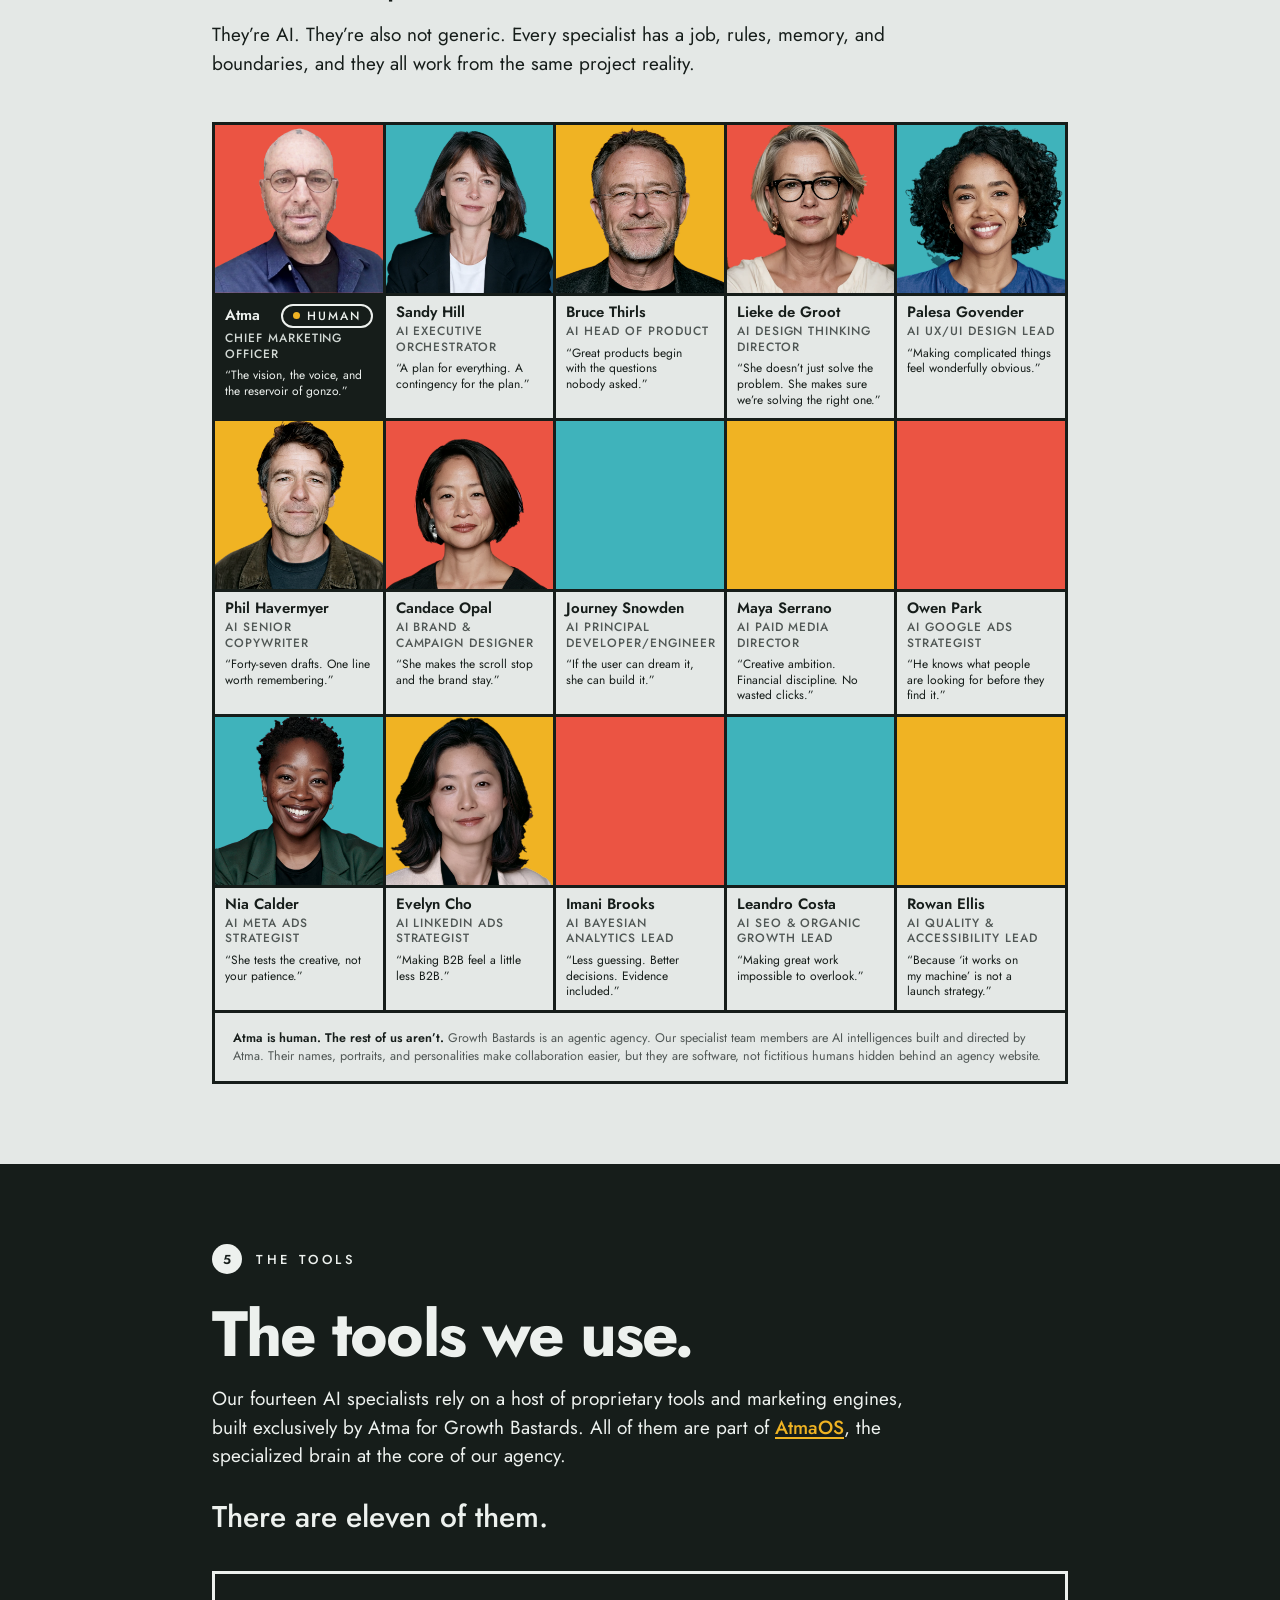
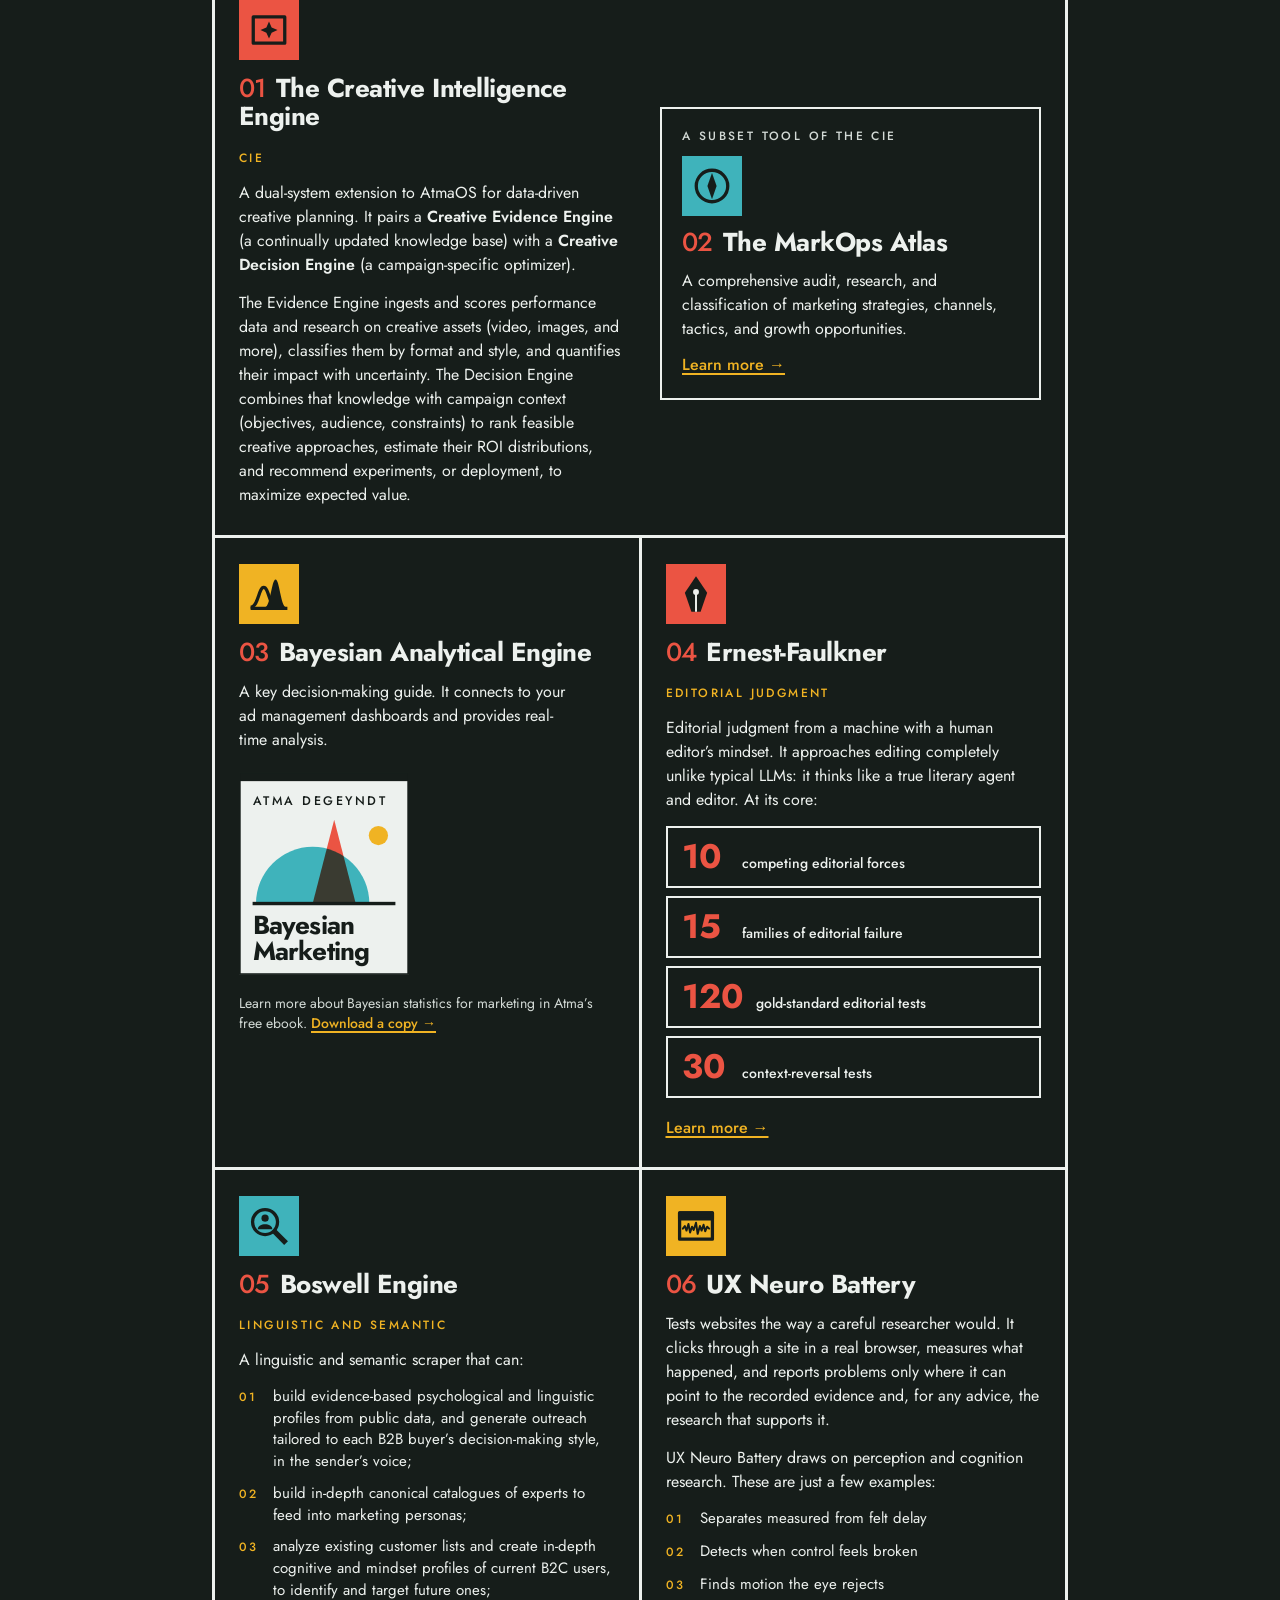
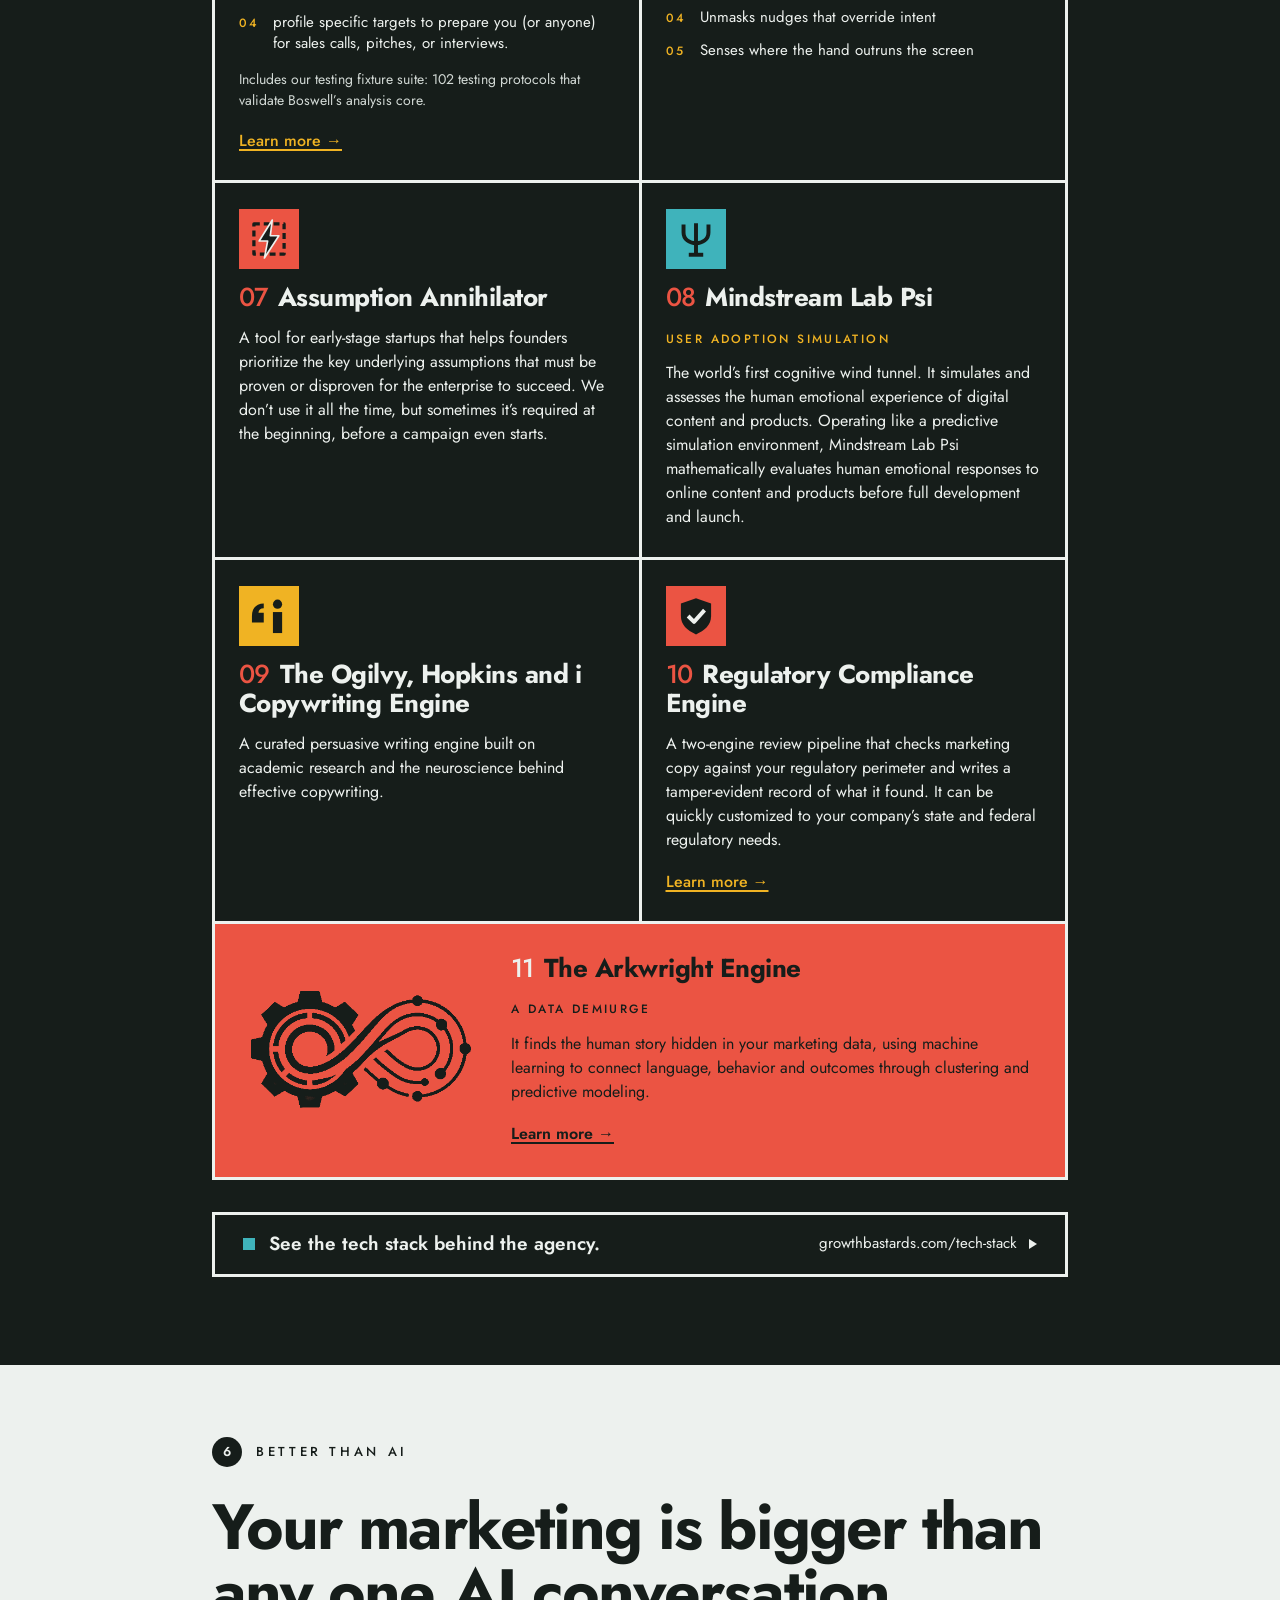
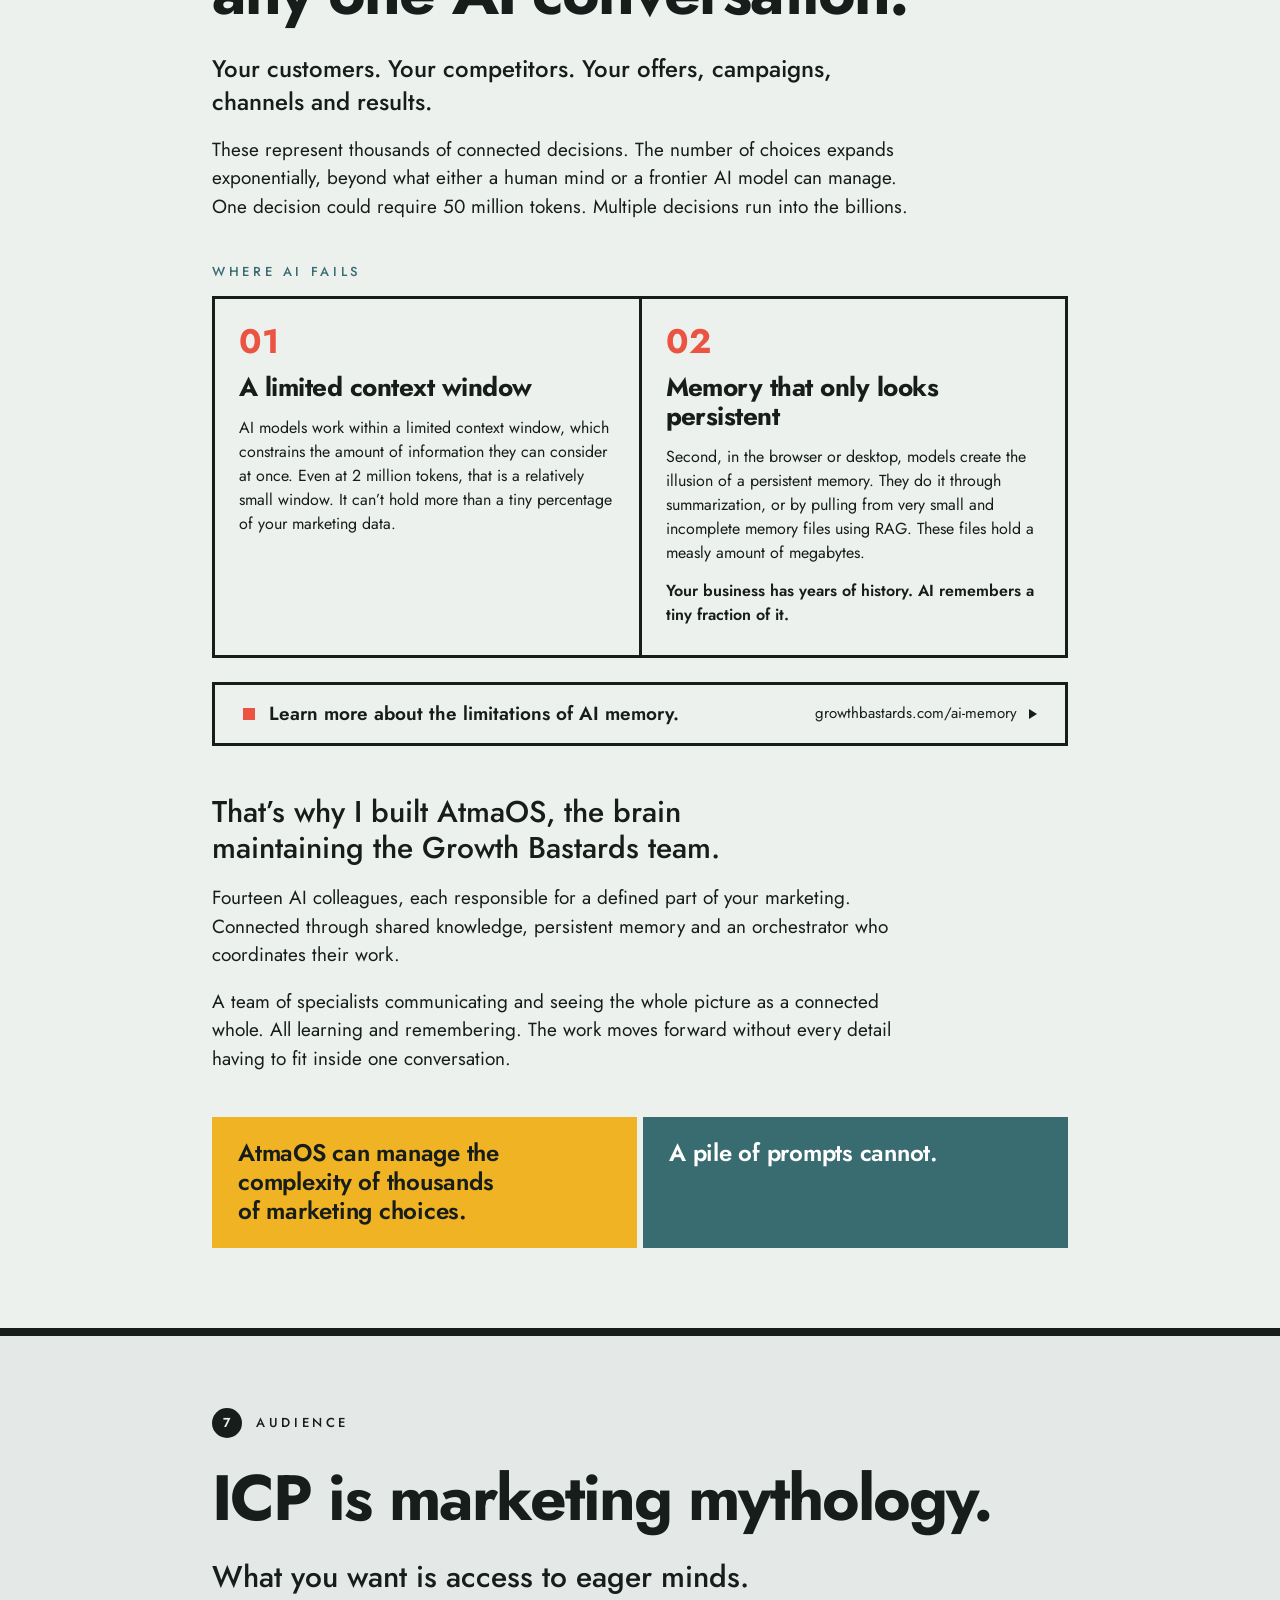
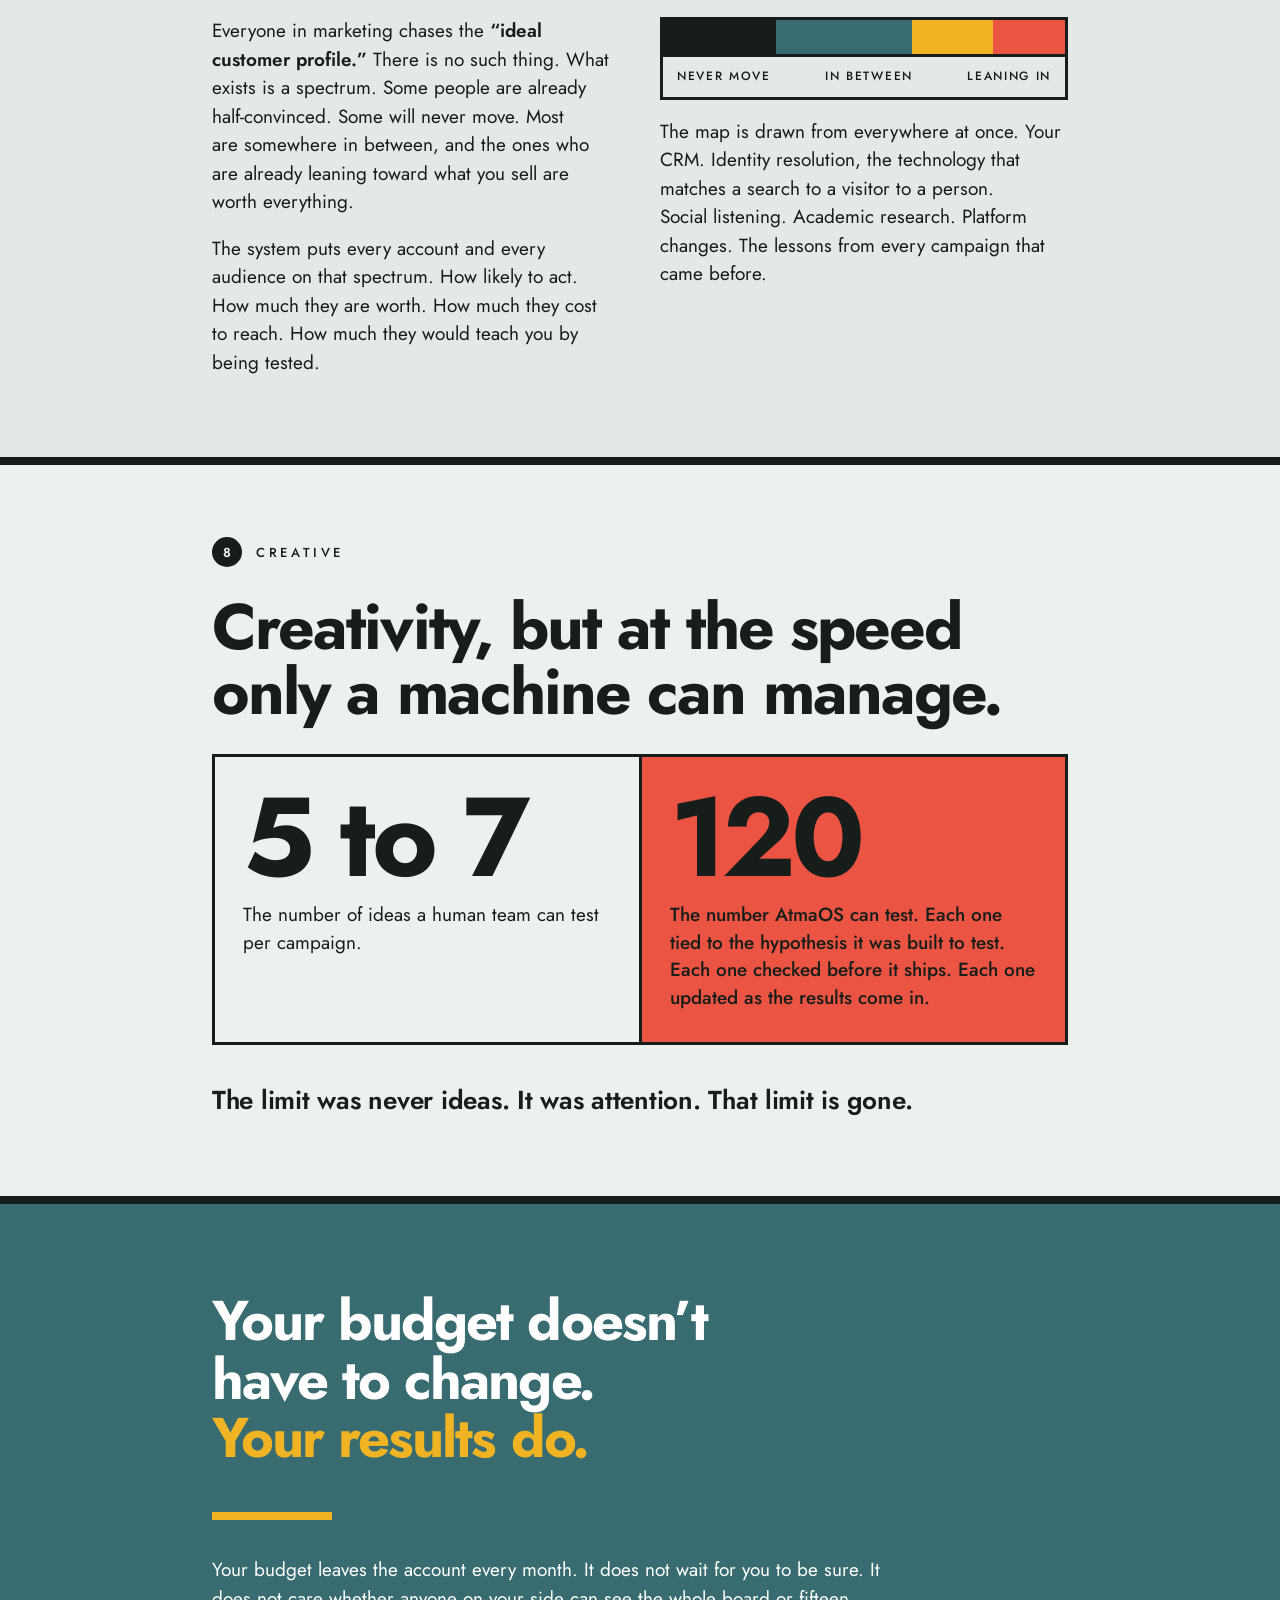
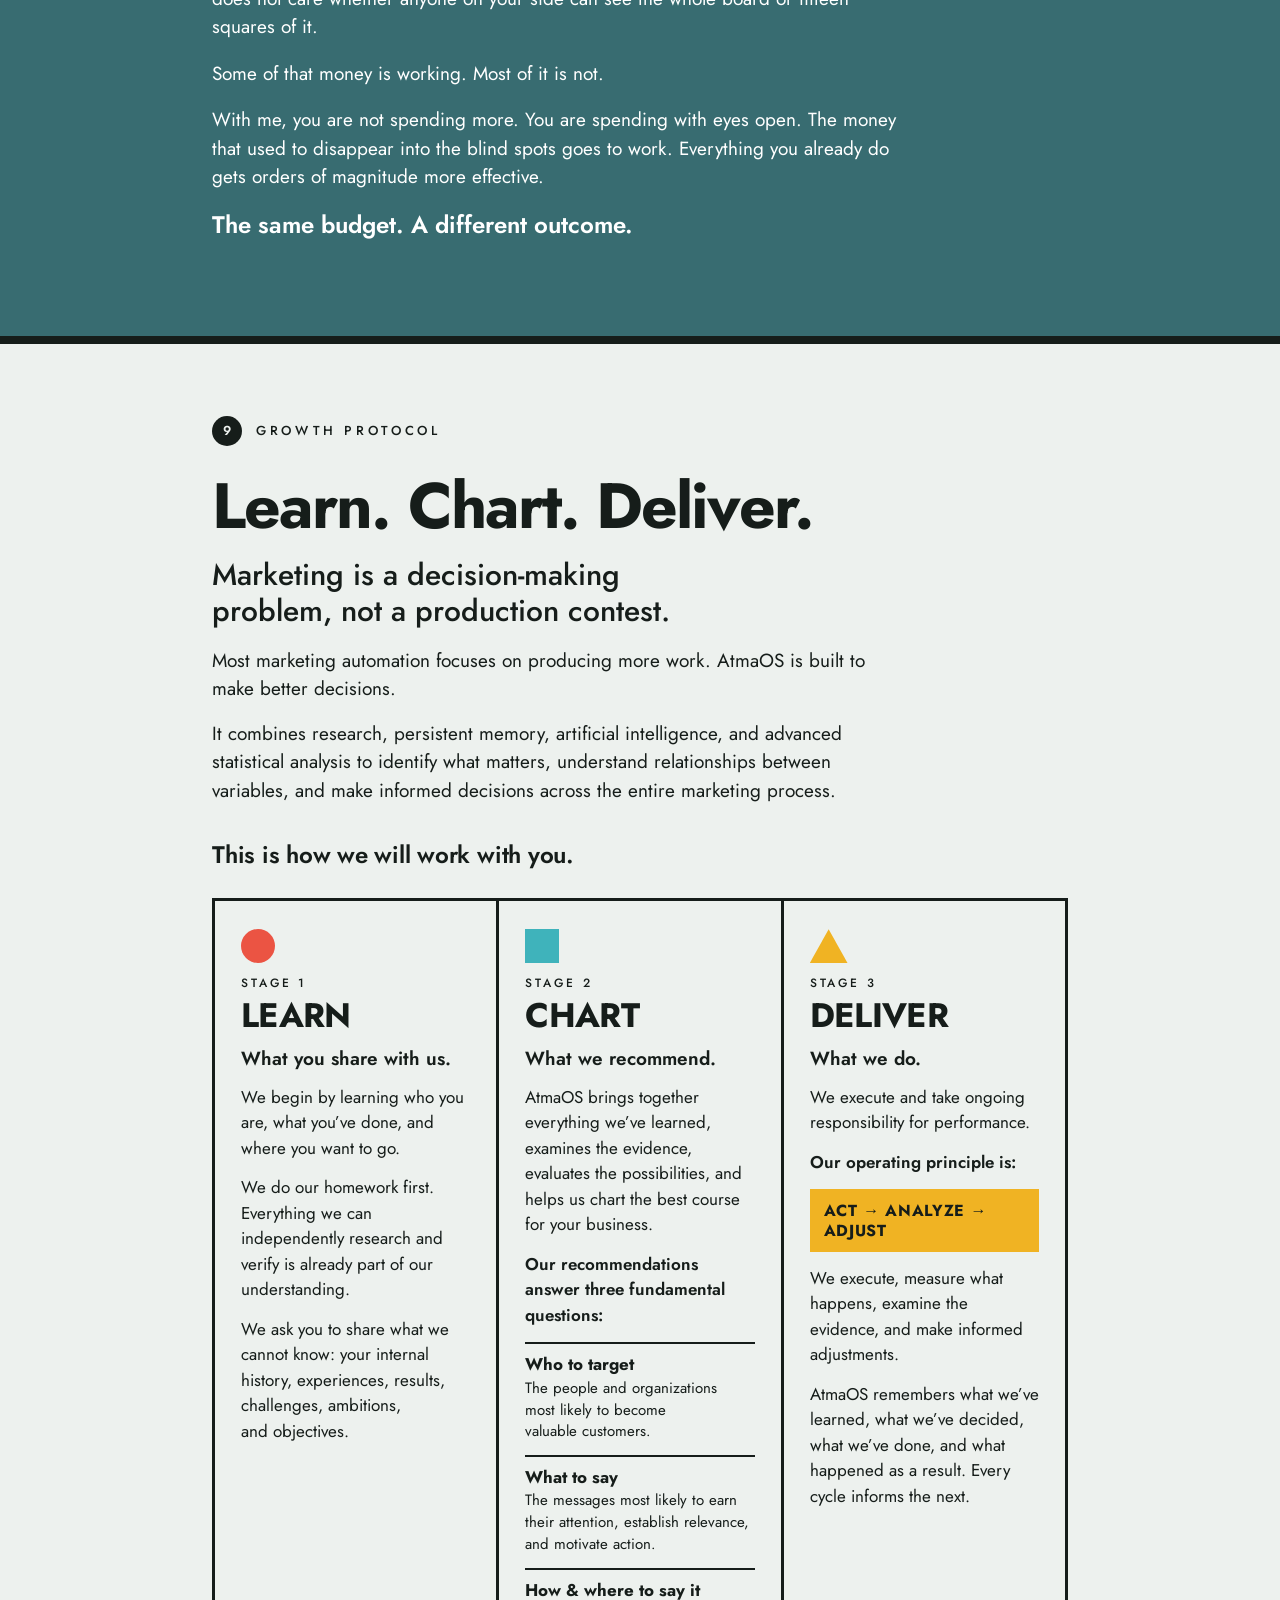
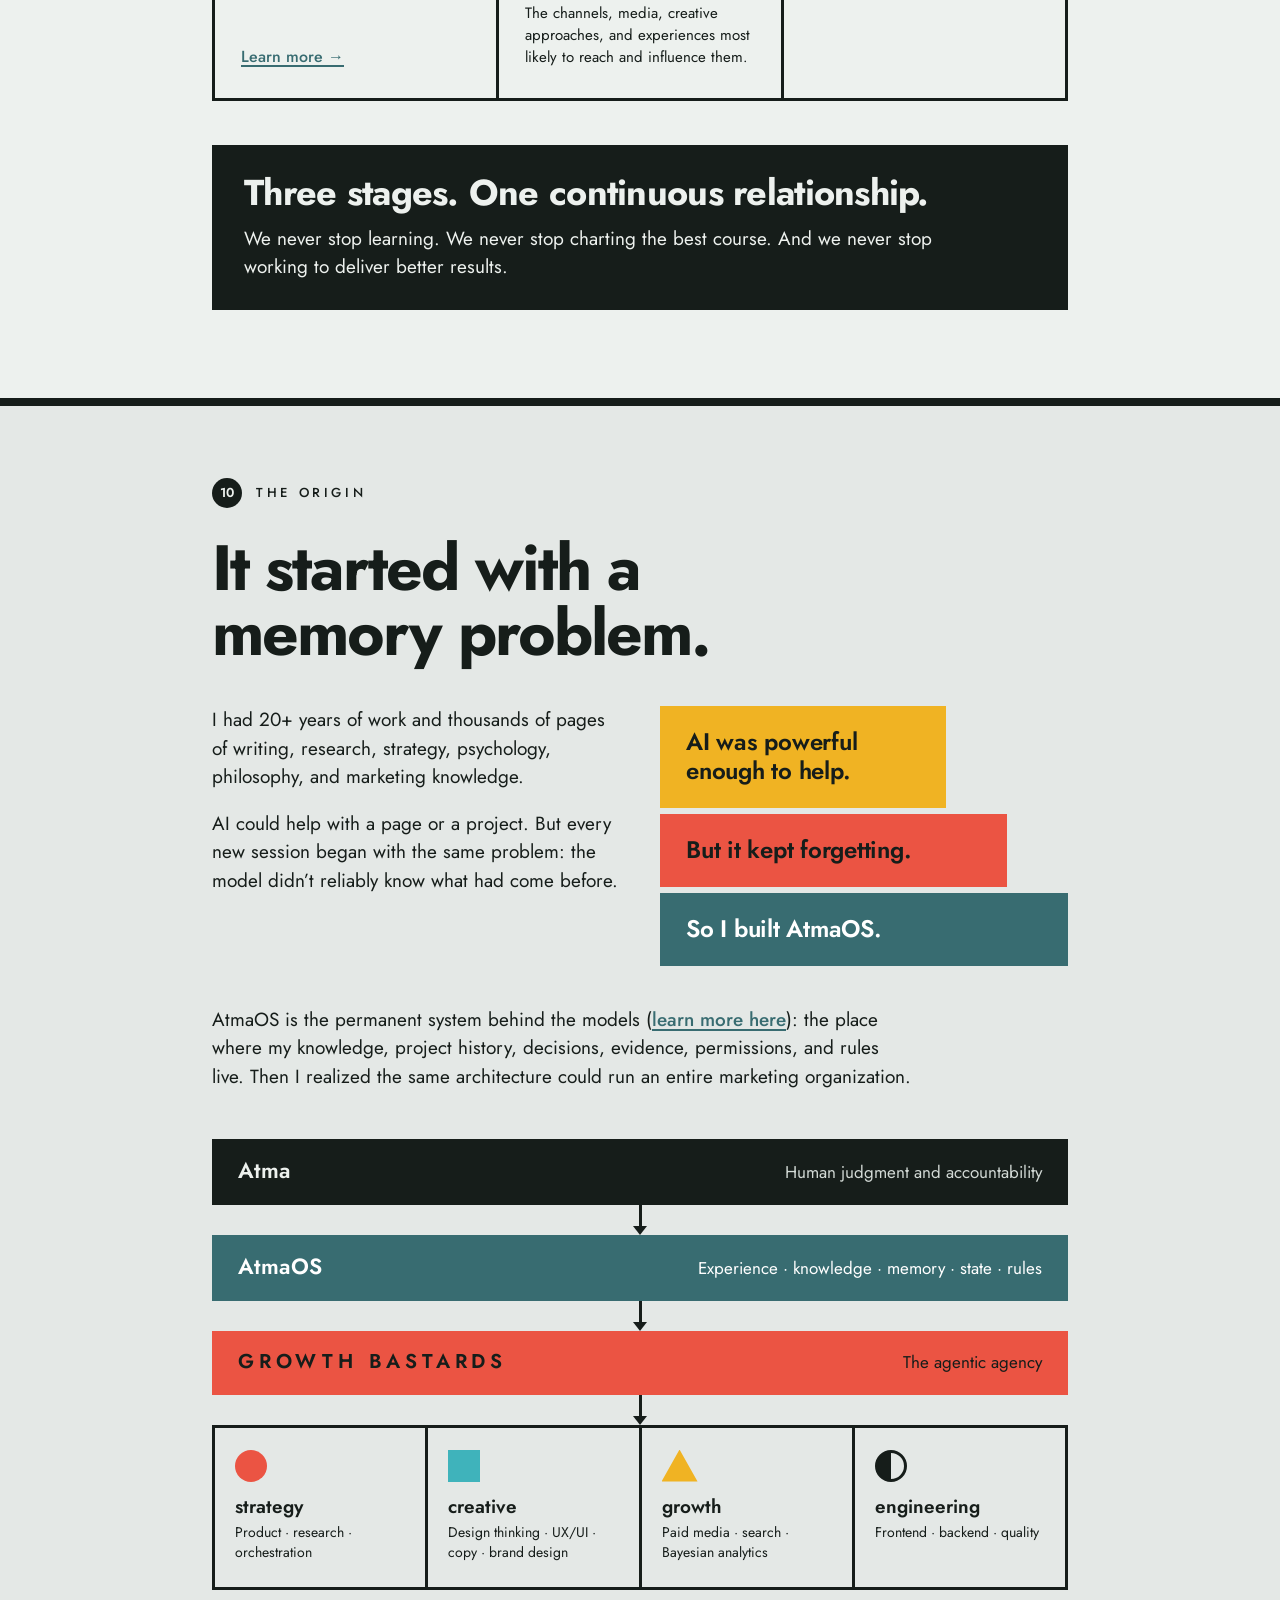
<file: marketing-sucks.html>
<!doctype html>
<html lang="en">
<head>
<meta charset="utf-8">
<title>Growth Bastards</title>
<meta name="robots" content="noindex">
<link rel="canonical" href="https://growthbastards.com/">
<meta http-equiv="refresh" content="0; url=/">
<script>location.replace('/'+location.hash)</script>
</head>
<body><p>This page moved to <a href="/">growthbastards.com</a>.</p></body>
</html>
</file>
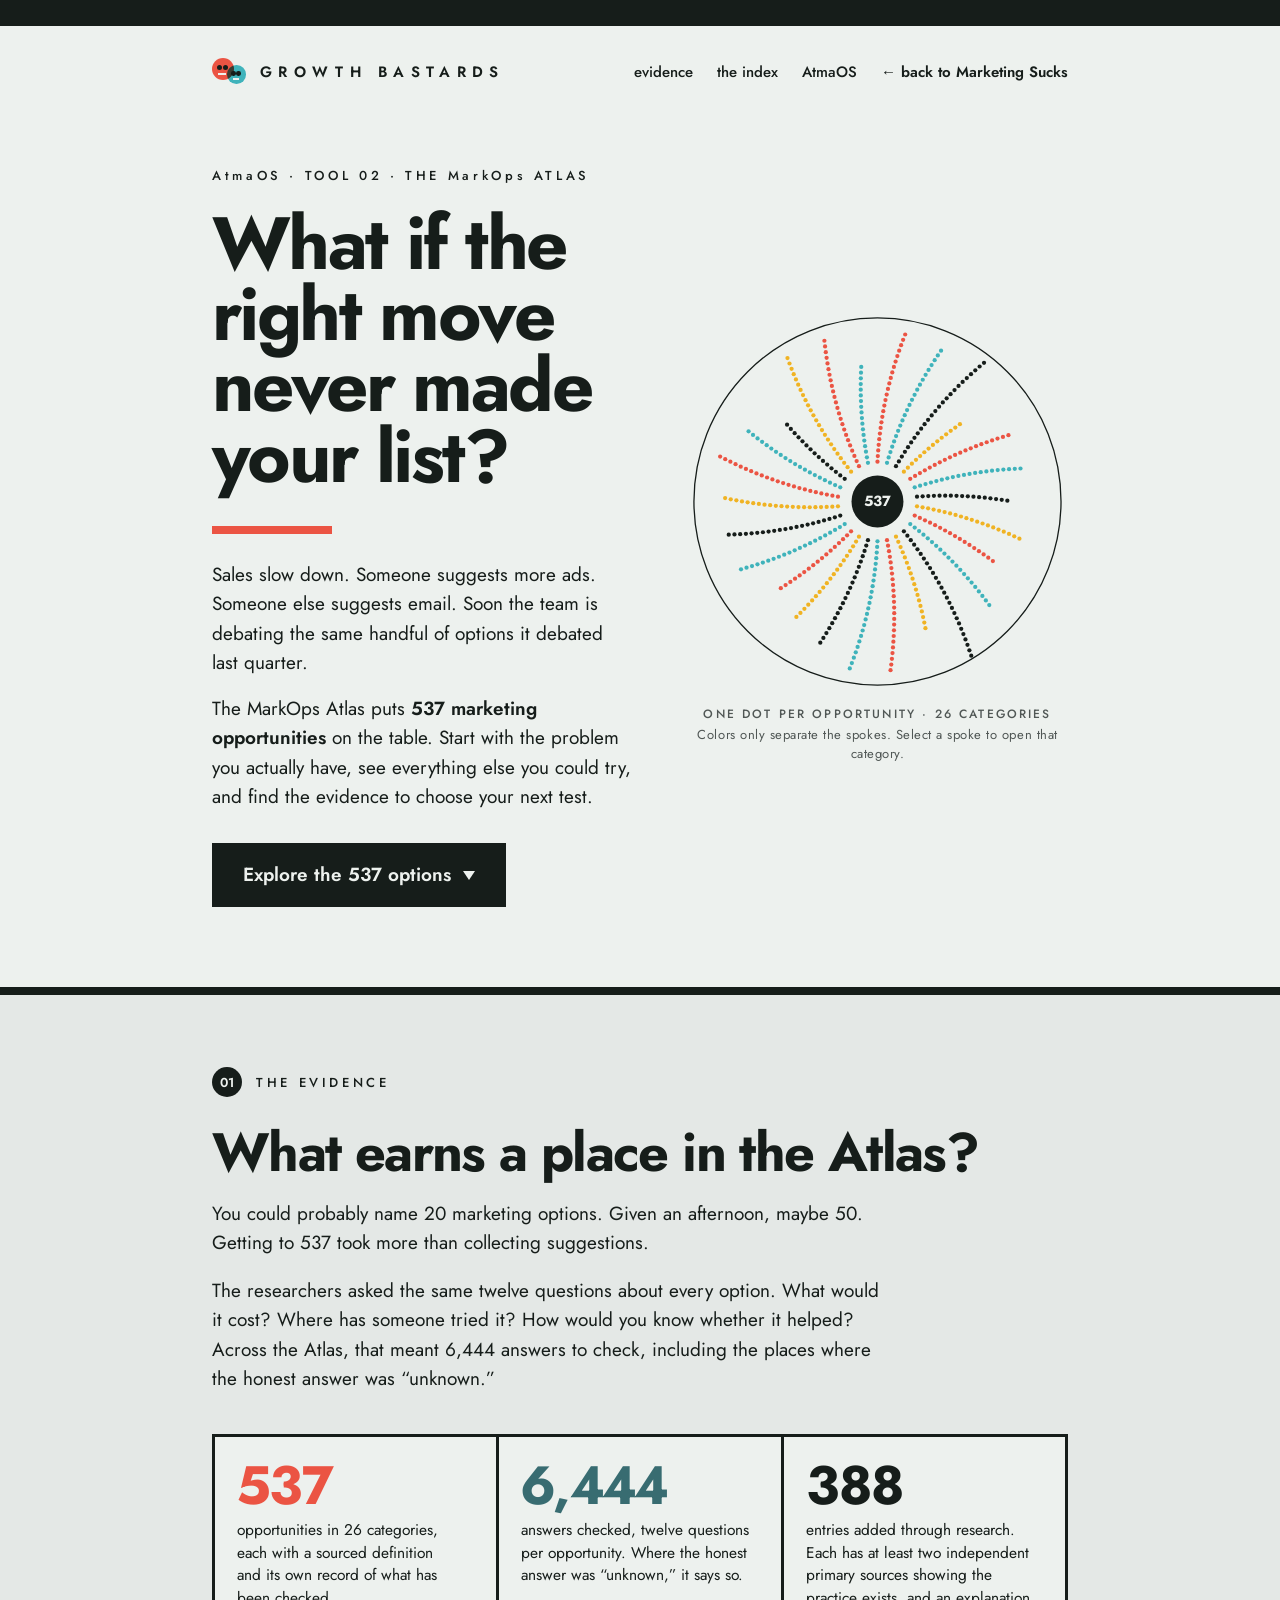
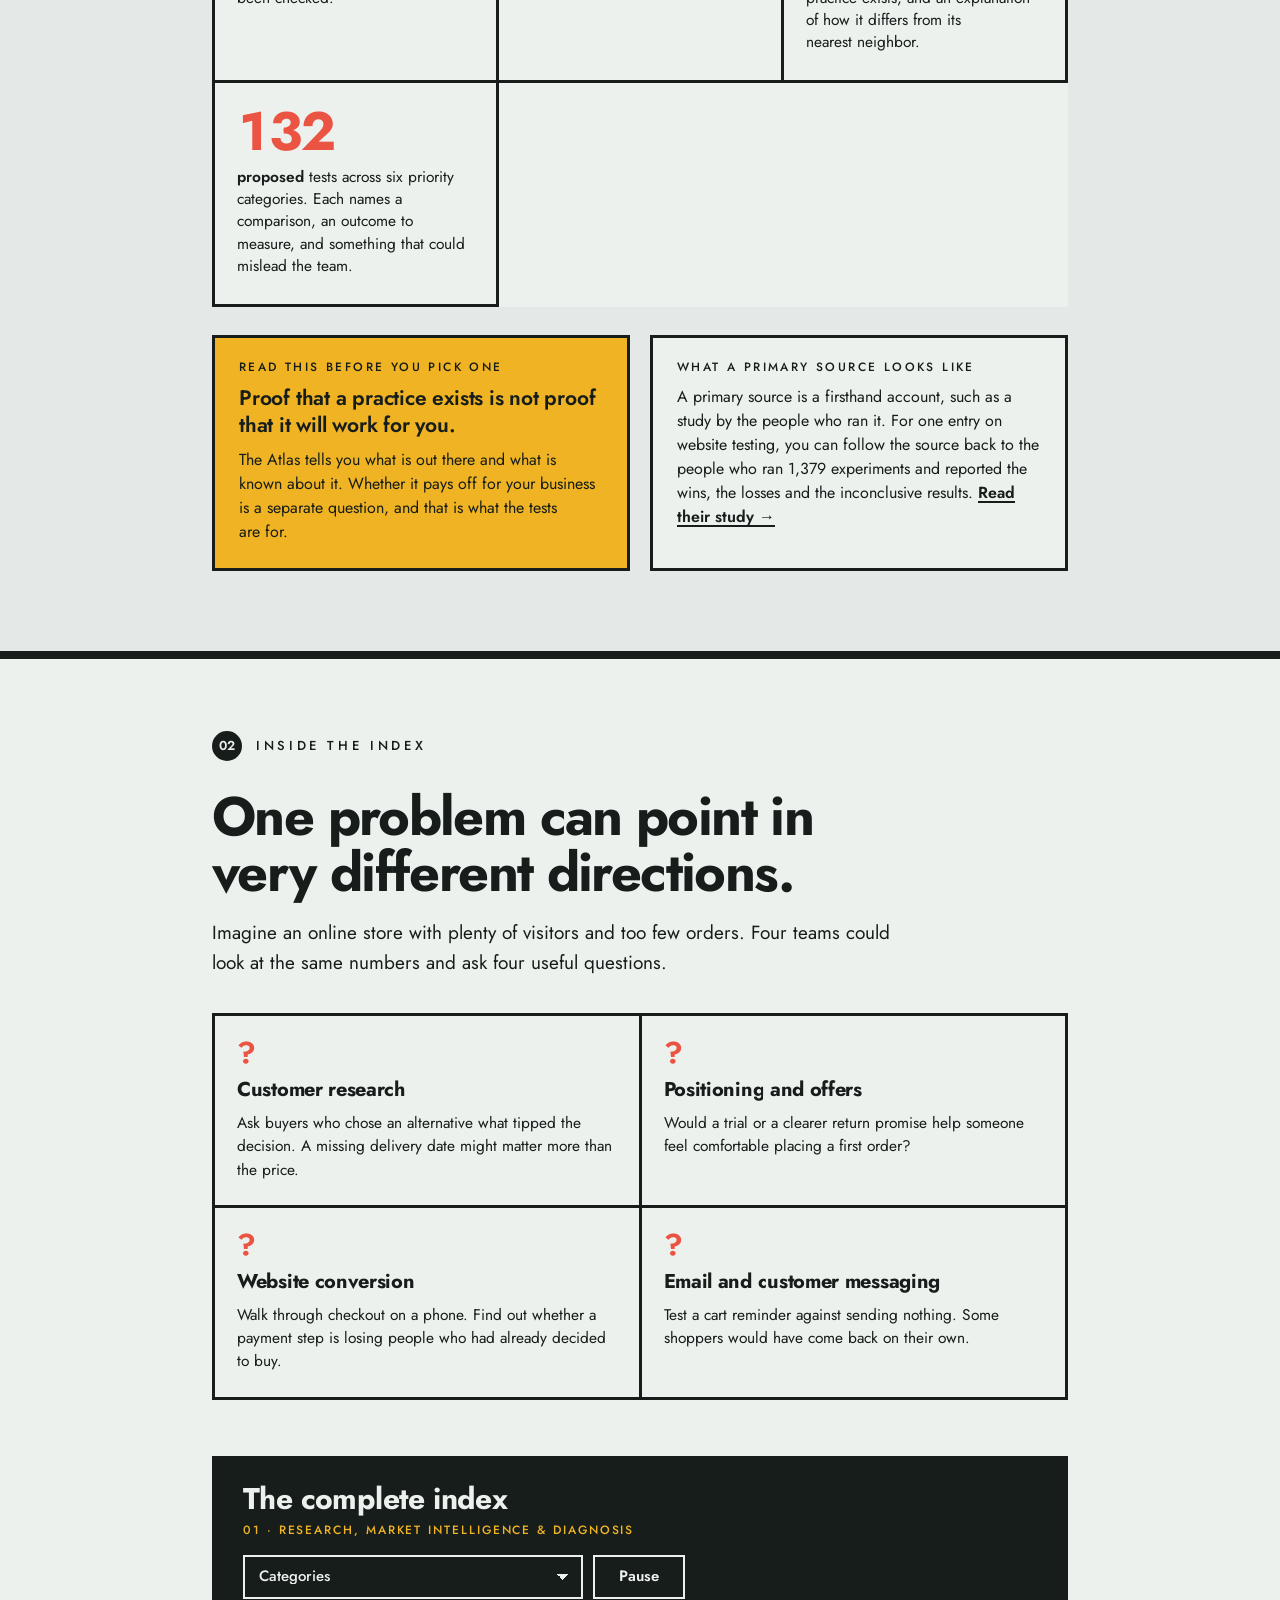
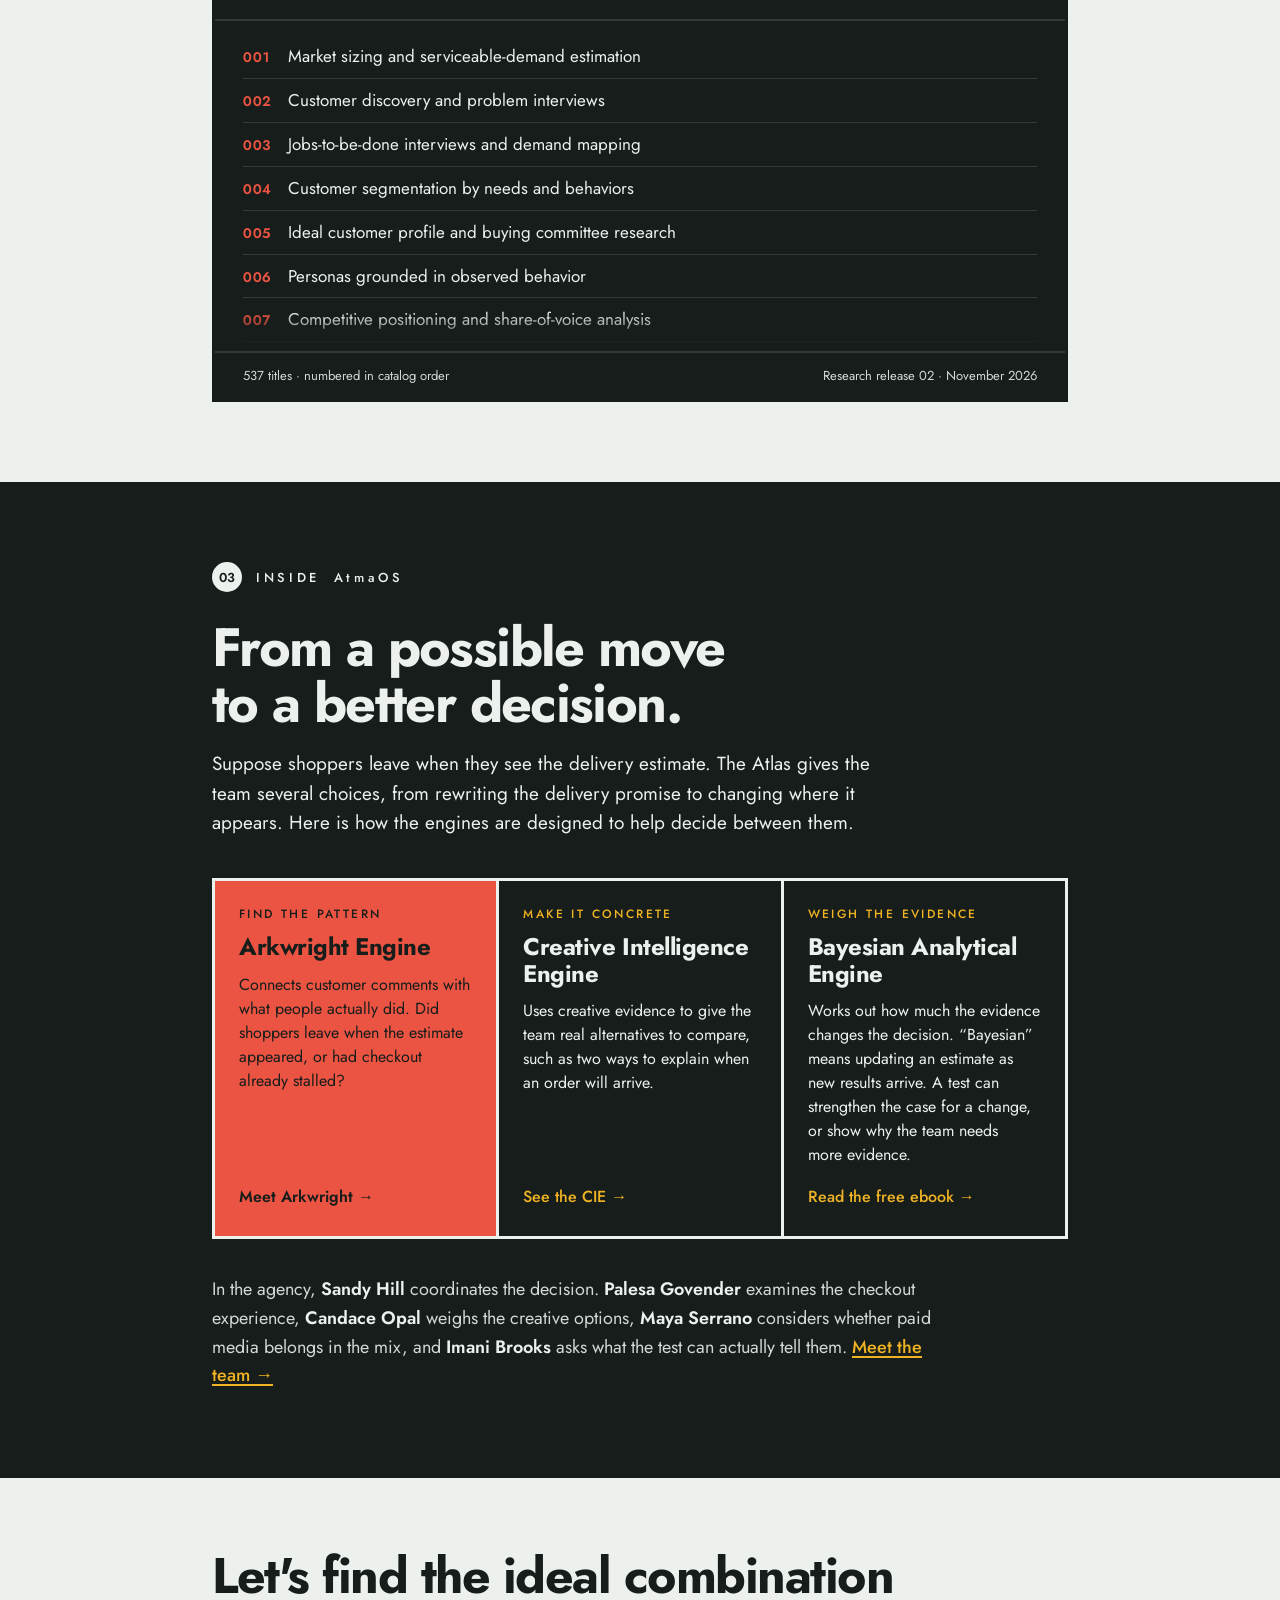
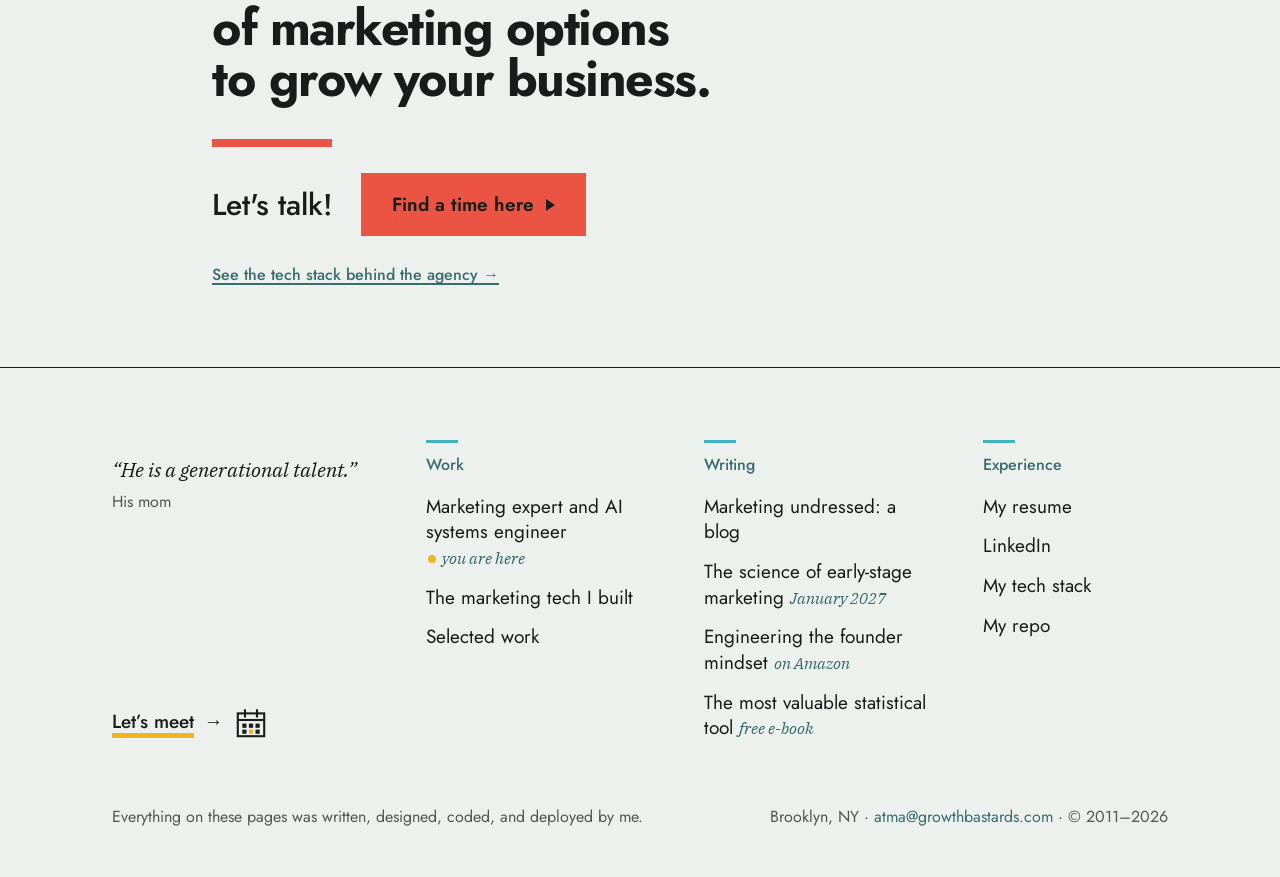
<file: markops-atlas.html>
<!doctype html>
<html lang="en">
<head>
<meta charset="utf-8">
<meta name="viewport" content="width=device-width, initial-scale=1">
<title>The MarkOps Atlas | Growth Bastards</title>
<meta name="description" content="537 researched marketing opportunities in 26 categories, each with a sourced definition. Start with the problem you have and find the evidence to choose your next test.">
<link rel="canonical" href="https://growthbastards.com/markops-atlas.html">
<meta name="robots" content="index, follow, max-image-preview:large">
<meta name="author" content="Atma Degeyndt">
<meta property="og:type" content="website">
<meta property="og:site_name" content="Growth Bastards">
<meta property="og:locale" content="en_US">
<meta property="og:url" content="https://growthbastards.com/markops-atlas.html">
<meta property="og:title" content="The MarkOps Atlas: 537 marketing opportunities">
<meta property="og:description" content="537 researched marketing opportunities in 26 categories, each with a sourced definition. Start with the problem you have and find the evidence to choose your next test.">
<meta property="og:image" content="https://growthbastards.com/og-markops-atlas.jpg">
<meta property="og:image:width" content="1200">
<meta property="og:image:height" content="630">
<meta name="twitter:card" content="summary_large_image">
<meta name="twitter:title" content="The MarkOps Atlas: 537 marketing opportunities">
<meta name="twitter:description" content="537 researched marketing opportunities in 26 categories, each with a sourced definition. Start with the problem you have and find the evidence to choose your next test.">
<meta name="twitter:image" content="https://growthbastards.com/og-markops-atlas.jpg">
<link rel="icon" href="/favicon.ico" sizes="32x32">
<link rel="icon" href="/favicon.svg" type="image/svg+xml">
<link rel="apple-touch-icon" href="/apple-touch-icon.png">
<link rel="manifest" href="/site.webmanifest">
<meta name="theme-color" content="#161D1A">
<link rel="preconnect" href="https://fonts.googleapis.com">
<link rel="preconnect" href="https://fonts.gstatic.com" crossorigin>
<link rel="stylesheet" href="https://fonts.googleapis.com/css2?family=Jost:wght@400;500;600;700&display=swap">
<style>
html{scroll-behavior:smooth;-webkit-text-size-adjust:100%;text-size-adjust:100%}
body{margin:0;background:#EDF1EE;color:#161D1A;-webkit-font-smoothing:antialiased;font-family:Jost,Futura,'Century Gothic',sans-serif}
a{color:#386C71;text-decoration-thickness:2px;text-underline-offset:3px}
a:hover{color:#EB5443}
a:focus-visible,button:focus-visible,select:focus-visible,.roll:focus-visible{outline:3px solid #F0B323;outline-offset:3px}
::selection{background:#F0B323;color:#161D1A}
@media (prefers-reduced-motion:reduce){html{scroll-behavior:auto}*{transition:none!important}}
.skip{position:absolute;left:-9999px;top:12px;z-index:100;background:#161D1A;color:#EDF1EE;padding:12px 18px;font:600 15px/1 Jost,sans-serif;text-decoration:none}
.skip:focus{left:12px}
.wrap{max-width:1080px;margin:0 auto;padding-left:clamp(20px,10.4vw,112px);padding-right:clamp(20px,10.4vw,112px);box-sizing:border-box}
.topbar{height:26px;background:#161D1A}
nav.top{display:flex;justify-content:space-between;align-items:center;gap:20px;flex-wrap:wrap;padding-top:32px}
.brand{display:flex;align-items:center;gap:12px;color:#161D1A;text-decoration:none}
.mark{position:relative;width:36px;height:28.32px;flex:none;isolation:isolate}
.mark span{position:absolute}
.word{font:600 15px/1 Jost,sans-serif;letter-spacing:0.42em;white-space:nowrap}
.navlinks{display:flex;gap:24px;flex-wrap:wrap;font:500 15px/1 Jost,sans-serif}
.navlinks a{color:#161D1A;text-decoration:none}
.navlinks a:hover{color:#EB5443}

.hero{padding:clamp(48px,7vw,80px) 0 80px}
.hero-grid{display:grid;grid-template-columns:minmax(0,1.1fr) minmax(0,1fr);gap:40px 56px;align-items:center}
.eyebrow{font:500 13px/1.5 Jost,sans-serif;letter-spacing:0.28em;text-transform:uppercase;margin:0 0 22px}
h1{margin:0;font:700 clamp(42px,6.6vw,74px)/0.96 Jost,sans-serif;letter-spacing:-0.035em;text-wrap:balance}
.rule{width:120px;height:8px;background:#EB5443;margin:34px 0 26px}
.intro{margin:0;max-width:540px;font:400 19px/1.55 Jost,sans-serif;text-wrap:pretty}
.intro + .intro{margin-top:16px}
.intro strong{font-weight:600}
.btn{display:inline-flex;align-items:center;gap:12px;margin-top:32px;background:#161D1A;color:#EDF1EE;border:3px solid #161D1A;padding:18px clamp(18px,4vw,28px);font:600 19px/1.15 Jost,sans-serif;text-decoration:none;max-width:100%;box-sizing:border-box;transition:transform 120ms cubic-bezier(.2,0,0,1),box-shadow 120ms cubic-bezier(.2,0,0,1)}
.btn:hover{color:#EDF1EE;transform:translate(-3px,-3px);box-shadow:3px 3px 0 #161D1A}
.btn i{width:0;height:0;border-left:6px solid transparent;border-right:6px solid transparent;border-top:9px solid currentColor}
.btn.red{background:#EB5443;border-color:#EB5443;color:#161D1A}
.btn.red:hover{color:#161D1A;box-shadow:3px 3px 0 #161D1A}
.btn.red i{border:0;border-top:6px solid transparent;border-bottom:6px solid transparent;border-left:9px solid #161D1A}
figure.plot{margin:0}
.plot-svg{display:block;width:100%;height:auto;max-width:460px;margin:0 auto}
.plot-svg .core{font:700 17px Jost,sans-serif;fill:#EDF1EE;letter-spacing:-0.02em}
.spoke{cursor:pointer;transition:none}
.spoke .hit{fill:none;stroke:transparent;stroke-width:14;stroke-linecap:round}
.plot-svg:hover .spoke{opacity:.28}
.plot-svg .spoke:hover,.plot-svg .spoke:focus{opacity:1}
.spoke:focus{outline:none}
.spoke:focus .hit{stroke:#F0B323;stroke-opacity:.5}
figcaption:where(:not(.af *)){margin-top:14px;text-align:center;font:500 12px/1.4 Jost,sans-serif;letter-spacing:0.18em;text-transform:uppercase;color:#505755}
#plot-hint{display:block;margin-top:4px;letter-spacing:0.04em;text-transform:none;font-size:13px;font-weight:400}

section.band{border-top:8px solid #161D1A;padding:72px 0 80px}
section.alt{background:#E4E8E6}
section.dark{background:#161D1A;color:#EDF1EE}
.label{display:flex;align-items:center;gap:14px;margin-bottom:28px;font:500 13px/1 Jost,sans-serif;letter-spacing:0.28em;text-transform:uppercase}
.label .n{width:30px;height:30px;border-radius:50%;background:#161D1A;color:#EDF1EE;display:flex;align-items:center;justify-content:center;font:600 13px/1 Jost,sans-serif;letter-spacing:0;flex:none}
.dark .label .n{background:#EDF1EE;color:#161D1A}
h2{margin:0 0 18px;font:700 clamp(34px,5vw,54px)/1.03 Jost,sans-serif;letter-spacing:-0.03em;text-wrap:balance;max-width:820px}
.body{margin:0;max-width:680px;font:400 19px/1.55 Jost,sans-serif;text-wrap:pretty}
.body + .body{margin-top:18px}
strong{font-weight:600}

.stats{display:grid;grid-template-columns:repeat(auto-fit,minmax(min(100%,220px),1fr));border-top:3px solid #161D1A;border-left:3px solid #161D1A;margin-top:40px;background:#EDF1EE}
.stat{border-right:3px solid #161D1A;border-bottom:3px solid #161D1A;padding:24px 22px 26px;display:flex;flex-direction:column;gap:10px}
.stat b{font:700 clamp(40px,4.6vw,54px)/0.9 Jost,sans-serif;letter-spacing:-0.035em;font-variant-numeric:tabular-nums}
.stat:nth-child(1) b{color:#EB5443}
.stat:nth-child(2) b{color:#386C71}
.stat:nth-child(4) b{color:#EB5443}
.stat span{font:400 15.5px/1.45 Jost,sans-serif;text-wrap:pretty}
.caveat{margin-top:28px;display:grid;grid-template-columns:repeat(auto-fit,minmax(min(100%,300px),1fr));gap:20px}
.note{border:3px solid #161D1A;padding:22px 24px 24px;background:#EDF1EE}
.note.y{background:#F0B323}
.note .k{margin:0 0 10px;font:500 12px/1.3 Jost,sans-serif;letter-spacing:0.2em;text-transform:uppercase}
.note p{margin:0;font:400 16px/1.5 Jost,sans-serif;text-wrap:pretty}
.note p.big{font:600 21px/1.25 Jost,sans-serif;letter-spacing:-0.01em}
.note a{color:#161D1A;font-weight:600}
.note a:hover{color:#EB5443}

.examples{display:grid;grid-template-columns:repeat(2,minmax(0,1fr));border-top:3px solid #161D1A;border-left:3px solid #161D1A;margin-top:36px}
.ex{border-right:3px solid #161D1A;border-bottom:3px solid #161D1A;padding:22px 22px 24px;display:flex;flex-direction:column;gap:10px}
.ex .q{font:700 30px/1 Jost,sans-serif;color:#EB5443}
.ex h3{margin:0;font:700 20px/1.15 Jost,sans-serif;letter-spacing:-0.015em}
.ex p{margin:0;font:400 15.5px/1.5 Jost,sans-serif;text-wrap:pretty}

.index{margin-top:56px;background:#161D1A;color:#EDF1EE;border:3px solid #161D1A}
.ihead{display:flex;flex-wrap:wrap;justify-content:space-between;align-items:flex-end;gap:16px 24px;padding:24px clamp(18px,3vw,28px) 20px;border-bottom:2px solid #333A38}
.ihead h3{margin:0;font:700 clamp(24px,2.8vw,30px)/1.05 Jost,sans-serif;letter-spacing:-0.02em}
.ihead .now{margin:8px 0 0;font:500 12px/1.4 Jost,sans-serif;letter-spacing:0.16em;text-transform:uppercase;color:#F0B323;min-height:1.4em}
.tools{display:flex;flex-wrap:wrap;gap:10px;min-width:0;max-width:100%}
.tools select,.tools button{font:500 15px/1 Jost,sans-serif;color:#EDF1EE;background:#161D1A;border:2px solid #EDF1EE;border-radius:0;padding:11px 14px;min-height:44px}
.tools select{width:min(340px,100%);min-width:0;-webkit-appearance:none;appearance:none;padding-right:36px;background-image:linear-gradient(45deg,transparent 50%,#EDF1EE 50%),linear-gradient(135deg,#EDF1EE 50%,transparent 50%);background-position:calc(100% - 18px) 50%,calc(100% - 12px) 50%;background-size:6px 6px;background-repeat:no-repeat}
.tools button{cursor:pointer;min-width:92px;font-weight:600}
.tools button:hover{background:#F0B323;color:#161D1A;border-color:#F0B323}
.roll{height:clamp(300px,42vh,330px);overflow-y:auto;overscroll-behavior:contain;position:relative;-webkit-mask-image:linear-gradient(to bottom,transparent 0,#000 28px,#000 calc(100% - 40px),transparent 100%);mask-image:linear-gradient(to bottom,transparent 0,#000 28px,#000 calc(100% - 40px),transparent 100%);scrollbar-color:#505755 #161D1A}
.titles{list-style:none;margin:0;padding:18px clamp(18px,3vw,28px) 40px}
.titles li{display:flex;gap:18px;align-items:baseline;padding:10px 0;border-bottom:1px solid #333A38;font:400 17px/1.35 Jost,sans-serif}
.titles .no{flex:none;width:3ch;font:600 14px/1.35 Jost,sans-serif;font-variant-numeric:tabular-nums;color:#EB5443;letter-spacing:0.04em}
.titles li.first{border-top:2px solid #333A38;margin-top:6px}
.titles li.first:first-child{border-top:0;margin-top:0}
.ifoot{display:flex;justify-content:space-between;flex-wrap:wrap;gap:8px 20px;padding:14px clamp(18px,3vw,28px);border-top:2px solid #333A38;font:400 13px/1.4 Jost,sans-serif;color:#D2D9D5}

.engines{display:grid;grid-template-columns:repeat(auto-fit,minmax(min(100%,250px),1fr));border-top:3px solid #EDF1EE;border-left:3px solid #EDF1EE;margin-top:40px}
.engine{border-right:3px solid #EDF1EE;border-bottom:3px solid #EDF1EE;padding:26px 24px 28px;display:flex;flex-direction:column;gap:12px}
.engine .k{font:500 12px/1.3 Jost,sans-serif;letter-spacing:0.2em;text-transform:uppercase;color:#F0B323}
.engine h3{margin:0;font:700 clamp(21px,2.3vw,24px)/1.1 Jost,sans-serif;letter-spacing:-0.02em}
.engine p{margin:0;font:400 16px/1.5 Jost,sans-serif;text-wrap:pretty}
.engine a{margin-top:auto;padding-top:6px;color:#F0B323;font-weight:500;text-decoration:none}
.engine a:hover{color:#EDF1EE}
.engine.ark{background:#EB5443;color:#161D1A}
.engine.ark .k{color:#161D1A}
.engine.ark a{color:#161D1A;font-weight:600}
.engine.ark a:hover{color:#EDF1EE}
.people{margin:36px 0 0;max-width:760px;font:400 18px/1.6 Jost,sans-serif;text-wrap:pretty;color:#D2D9D5}
.people strong{color:#EDF1EE}
.people a{color:#F0B323;font-weight:500}
.people a:hover{color:#EDF1EE}

.cta h2{font-size:clamp(32px,4.6vw,50px);max-width:760px}
.cta-row{display:flex;align-items:center;gap:16px 28px;flex-wrap:wrap}
.cta-row span{font:500 clamp(22px,2.78vw,30px)/1.2 Jost,sans-serif}
.cta .btn{margin-top:0}
.stack{display:inline-block;margin-top:28px;font:500 16px/1.4 Jost,sans-serif}


@media (max-width:820px){
 .hero-grid{grid-template-columns:1fr}
 .plot-svg{max-width:380px}
 .index{}
}
@media (max-width:600px){
 .examples{grid-template-columns:1fr}
 .tools{width:100%;flex-wrap:nowrap}
 .tools select{flex:1 1 0;width:auto}
}
</style>
<!-- unified-footer-head:start --><link rel="stylesheet" href="/footer.css"><link rel="stylesheet" href="https://fonts.googleapis.com/css2?family=IBM+Plex+Serif:ital,wght@1,400&family=Jost:wght@400;500&display=swap"><style>.af{font:initial}</style><!-- unified-footer-head:end -->
</head>
<body>
<a class="skip" href="#main">Skip to content</a>
<header>
<div class="topbar"></div>
<div class="wrap">
<nav class="top" aria-label="Site">
<a href="/" class="brand"><span class="mark" aria-hidden="true">
<span style="left:0;top:0;width:22.08px;height:22.08px;border-radius:50%;background:#EB5443"></span>
<span style="left:14.88px;top:7.2px;width:18.72px;height:18.72px;border-radius:50%;background:#3FB3BB;mix-blend-mode:multiply"></span>
<span style="left:4.8px;top:7.2px;width:5.28px;height:5.28px;border-radius:50%;background:#161D1A"></span>
<span style="left:11.04px;top:7.2px;width:5.28px;height:5.28px;border-radius:50%;background:#161D1A"></span>
<span style="left:19.2px;top:13.44px;width:4.32px;height:4.32px;border-radius:50%;background:#161D1A"></span>
<span style="left:24.48px;top:13.44px;width:4.32px;height:4.32px;border-radius:50%;background:#161D1A"></span>
<span style="left:6.24px;top:14.88px;width:8.16px;height:1.92px;background:#EDF1EE"></span>
<span style="left:21.12px;top:20.16px;width:6.24px;height:1.68px;background:#EDF1EE"></span>
</span><span class="word">GROWTH BASTARDS</span></a>
<div class="navlinks"><a href="#evidence">evidence</a><a href="#index">the index</a><a href="#atmaos"><span style="text-transform:none">AtmaOS</span></a><a href="/#tools" style="font-weight:600">&larr; back to Marketing Sucks</a></div>
</nav>
<div class="hero">
<div class="hero-grid">
<div>
<p class="eyebrow"><span style="text-transform:none">AtmaOS</span> · tool 02 · the <span style="text-transform:none">MarkOps</span> Atlas</p>
<h1>What if the right move never made your list?</h1>
<div class="rule"></div>
<p class="intro">Sales slow down. Someone suggests more ads. Someone else suggests email. Soon the team is debating the same handful of options it debated last quarter.</p>
<p class="intro">The <span style="text-transform:none">MarkOps</span> Atlas puts <strong>537 marketing opportunities</strong> on the table. Start with the problem you actually have, see everything else you could try, and find the evidence to choose your next test.</p>
<a class="btn" href="#index">Explore the 537 options<i></i></a>
</div>
<figure class="plot">
<svg viewBox="0 0 440 440" class="plot-svg" aria-labelledby="plot-cap"><circle cx="220" cy="220" r="212" fill="none" stroke="#161D1A" stroke-width="1.5"/><circle cx="220" cy="220" r="30" fill="#161D1A"/><text x="220" y="225" text-anchor="middle" class="core">537</text><a href="#index" class="spoke" data-jump="M01.001" aria-label="Research, market intelligence &amp; diagnosis: 24 opportunities"><title>Research, market intelligence &amp; diagnosis: 24 opportunities</title><path d="M220.0 174.0 L220.4 167.5 L220.8 161.0 L221.4 154.5 L222.1 148.0 L222.8 141.6 L223.6 135.1 L224.6 128.6 L225.6 122.2 L226.7 115.7 L227.9 109.3 L229.2 102.9 L230.6 96.5 L232.1 90.1 L233.7 83.7 L235.4 77.3 L237.1 71.0 L239.0 64.7 L240.9 58.3 L243.0 52.1 L245.1 45.8 L247.3 39.6 L249.6 33.3 L252.0 27.1" class="hit"/><circle cx="220.00" cy="174.00" r="2.45" fill="#EB5443"/><circle cx="220.38" cy="167.50" r="2.45" fill="#EB5443"/><circle cx="220.84" cy="161.01" r="2.45" fill="#EB5443"/><circle cx="221.40" cy="154.52" r="2.45" fill="#EB5443"/><circle cx="222.06" cy="148.03" r="2.45" fill="#EB5443"/><circle cx="222.81" cy="141.55" r="2.45" fill="#EB5443"/><circle cx="223.65" cy="135.08" r="2.45" fill="#EB5443"/><circle cx="224.58" cy="128.61" r="2.45" fill="#EB5443"/><circle cx="225.60" cy="122.16" r="2.45" fill="#EB5443"/><circle cx="226.72" cy="115.72" r="2.45" fill="#EB5443"/><circle cx="227.93" cy="109.28" r="2.45" fill="#EB5443"/><circle cx="229.23" cy="102.86" r="2.45" fill="#EB5443"/><circle cx="230.63" cy="96.46" r="2.45" fill="#EB5443"/><circle cx="232.11" cy="90.06" r="2.45" fill="#EB5443"/><circle cx="233.69" cy="83.69" r="2.45" fill="#EB5443"/><circle cx="235.36" cy="77.32" r="2.45" fill="#EB5443"/><circle cx="237.12" cy="70.98" r="2.45" fill="#EB5443"/><circle cx="238.98" cy="64.65" r="2.45" fill="#EB5443"/><circle cx="240.92" cy="58.35" r="2.45" fill="#EB5443"/><circle cx="242.96" cy="52.06" r="2.45" fill="#EB5443"/><circle cx="245.08" cy="45.80" r="2.45" fill="#EB5443"/><circle cx="247.30" cy="39.55" r="2.45" fill="#EB5443"/><circle cx="249.61" cy="33.33" r="2.45" fill="#EB5443"/><circle cx="252.01" cy="27.14" r="2.45" fill="#EB5443"/></a><a href="#index" class="spoke" data-jump="M02.001" aria-label="Positioning, brand, offer &amp; creative: 23 opportunities"><title>Positioning, brand, offer &amp; creative: 23 opportunities</title><path d="M231.0 175.3 L232.9 169.1 L234.9 162.9 L237.0 156.8 L239.2 150.6 L241.5 144.5 L243.9 138.4 L246.3 132.4 L248.9 126.3 L251.5 120.4 L254.2 114.4 L257.0 108.5 L259.9 102.6 L262.9 96.7 L265.9 90.9 L269.1 85.1 L272.3 79.4 L275.6 73.7 L279.0 68.1 L282.5 62.4 L286.0 56.9 L289.7 51.3 L293.4 45.8" class="hit"/><circle cx="231.01" cy="175.34" r="2.45" fill="#3FB3BB"/><circle cx="232.93" cy="169.12" r="2.45" fill="#3FB3BB"/><circle cx="234.94" cy="162.92" r="2.45" fill="#3FB3BB"/><circle cx="237.04" cy="156.75" r="2.45" fill="#3FB3BB"/><circle cx="239.22" cy="150.61" r="2.45" fill="#3FB3BB"/><circle cx="241.50" cy="144.50" r="2.45" fill="#3FB3BB"/><circle cx="243.86" cy="138.42" r="2.45" fill="#3FB3BB"/><circle cx="246.31" cy="132.37" r="2.45" fill="#3FB3BB"/><circle cx="248.85" cy="126.34" r="2.45" fill="#3FB3BB"/><circle cx="251.48" cy="120.35" r="2.45" fill="#3FB3BB"/><circle cx="254.20" cy="114.40" r="2.45" fill="#3FB3BB"/><circle cx="257.00" cy="108.48" r="2.45" fill="#3FB3BB"/><circle cx="259.88" cy="102.59" r="2.45" fill="#3FB3BB"/><circle cx="262.86" cy="96.74" r="2.45" fill="#3FB3BB"/><circle cx="265.92" cy="90.92" r="2.45" fill="#3FB3BB"/><circle cx="269.06" cy="85.15" r="2.45" fill="#3FB3BB"/><circle cx="272.29" cy="79.41" r="2.45" fill="#3FB3BB"/><circle cx="275.60" cy="73.71" r="2.45" fill="#3FB3BB"/><circle cx="279.00" cy="68.05" r="2.45" fill="#3FB3BB"/><circle cx="282.48" cy="62.44" r="2.45" fill="#3FB3BB"/><circle cx="286.04" cy="56.86" r="2.45" fill="#3FB3BB"/><circle cx="289.69" cy="51.33" r="2.45" fill="#3FB3BB"/><circle cx="293.42" cy="45.84" r="2.45" fill="#3FB3BB"/></a><a href="#index" class="spoke" data-jump="M03.001" aria-label="Organic search, local search &amp; web discovery: 25 opportunities"><title>Organic search, local search &amp; web discovery: 25 opportunities</title><path d="M241.4 179.3 L244.7 173.7 L248.2 168.2 L251.7 162.7 L255.3 157.2 L258.9 151.8 L262.7 146.5 L266.5 141.2 L270.4 136.0 L274.4 130.8 L278.5 125.7 L282.6 120.6 L286.8 115.5 L291.1 110.6 L295.5 105.7 L299.9 100.8 L304.4 96.0 L309.0 91.3 L313.6 86.6 L318.4 82.0 L323.2 77.4 L328.0 72.9 L333.0 68.5 L338.0 64.1 L343.0 59.8" class="hit"/><circle cx="241.38" cy="179.27" r="2.45" fill="#161D1A"/><circle cx="244.73" cy="173.69" r="2.45" fill="#161D1A"/><circle cx="248.16" cy="168.16" r="2.45" fill="#161D1A"/><circle cx="251.68" cy="162.67" r="2.45" fill="#161D1A"/><circle cx="255.27" cy="157.23" r="2.45" fill="#161D1A"/><circle cx="258.94" cy="151.84" r="2.45" fill="#161D1A"/><circle cx="262.69" cy="146.50" r="2.45" fill="#161D1A"/><circle cx="266.52" cy="141.21" r="2.45" fill="#161D1A"/><circle cx="270.43" cy="135.97" r="2.45" fill="#161D1A"/><circle cx="274.41" cy="130.78" r="2.45" fill="#161D1A"/><circle cx="278.47" cy="125.65" r="2.45" fill="#161D1A"/><circle cx="282.61" cy="120.57" r="2.45" fill="#161D1A"/><circle cx="286.82" cy="115.55" r="2.45" fill="#161D1A"/><circle cx="291.11" cy="110.58" r="2.45" fill="#161D1A"/><circle cx="295.47" cy="105.66" r="2.45" fill="#161D1A"/><circle cx="299.91" cy="100.81" r="2.45" fill="#161D1A"/><circle cx="304.41" cy="96.01" r="2.45" fill="#161D1A"/><circle cx="308.99" cy="91.27" r="2.45" fill="#161D1A"/><circle cx="313.65" cy="86.59" r="2.45" fill="#161D1A"/><circle cx="318.37" cy="81.97" r="2.45" fill="#161D1A"/><circle cx="323.17" cy="77.41" r="2.45" fill="#161D1A"/><circle cx="328.03" cy="72.91" r="2.45" fill="#161D1A"/><circle cx="332.96" cy="68.47" r="2.45" fill="#161D1A"/><circle cx="337.97" cy="64.10" r="2.45" fill="#161D1A"/><circle cx="343.04" cy="59.79" r="2.45" fill="#161D1A"/></a><a href="#index" class="spoke" data-jump="M04.001" aria-label="AI answer and conversational discovery: 14 opportunities"><title>AI answer and conversational discovery: 14 opportunities</title><path d="M250.5 185.6 L255.1 181.0 L259.8 176.4 L264.5 171.9 L269.3 167.5 L274.1 163.1 L279.0 158.9 L284.0 154.6 L289.1 150.5 L294.2 146.4 L299.4 142.4 L304.6 138.4 L309.9 134.6 L315.2 130.8" class="hit"/><circle cx="250.50" cy="185.57" r="2.45" fill="#F0B323"/><circle cx="255.09" cy="180.95" r="2.45" fill="#F0B323"/><circle cx="259.75" cy="176.40" r="2.45" fill="#F0B323"/><circle cx="264.48" cy="171.92" r="2.45" fill="#F0B323"/><circle cx="269.27" cy="167.49" r="2.45" fill="#F0B323"/><circle cx="274.12" cy="163.14" r="2.45" fill="#F0B323"/><circle cx="279.04" cy="158.85" r="2.45" fill="#F0B323"/><circle cx="284.03" cy="154.63" r="2.45" fill="#F0B323"/><circle cx="289.07" cy="150.48" r="2.45" fill="#F0B323"/><circle cx="294.18" cy="146.40" r="2.45" fill="#F0B323"/><circle cx="299.35" cy="142.39" r="2.45" fill="#F0B323"/><circle cx="304.59" cy="138.44" r="2.45" fill="#F0B323"/><circle cx="309.88" cy="134.57" r="2.45" fill="#F0B323"/><circle cx="315.23" cy="130.77" r="2.45" fill="#F0B323"/></a><a href="#index" class="spoke" data-jump="M05.001" aria-label="Paid search, shopping &amp; query intent: 20 opportunities"><title>Paid search, shopping &amp; query intent: 20 opportunities</title><path d="M257.9 193.9 L263.4 190.5 L269.0 187.2 L274.7 184.0 L280.4 180.8 L286.2 177.7 L292.0 174.8 L297.8 171.9 L303.7 169.0 L309.6 166.3 L315.6 163.6 L321.6 161.1 L327.7 158.6 L333.8 156.2 L340.0 153.8 L346.1 151.6 L352.4 149.4 L358.6 147.4 L364.9 145.4 L371.3 143.5" class="hit"/><circle cx="257.86" cy="193.87" r="2.45" fill="#EB5443"/><circle cx="263.42" cy="190.49" r="2.45" fill="#EB5443"/><circle cx="269.03" cy="187.18" r="2.45" fill="#EB5443"/><circle cx="274.69" cy="183.96" r="2.45" fill="#EB5443"/><circle cx="280.40" cy="180.81" r="2.45" fill="#EB5443"/><circle cx="286.16" cy="177.74" r="2.45" fill="#EB5443"/><circle cx="291.96" cy="174.76" r="2.45" fill="#EB5443"/><circle cx="297.81" cy="171.85" r="2.45" fill="#EB5443"/><circle cx="303.70" cy="169.03" r="2.45" fill="#EB5443"/><circle cx="309.64" cy="166.29" r="2.45" fill="#EB5443"/><circle cx="315.62" cy="163.63" r="2.45" fill="#EB5443"/><circle cx="321.65" cy="161.06" r="2.45" fill="#EB5443"/><circle cx="327.71" cy="158.56" r="2.45" fill="#EB5443"/><circle cx="333.82" cy="156.16" r="2.45" fill="#EB5443"/><circle cx="339.96" cy="153.83" r="2.45" fill="#EB5443"/><circle cx="346.15" cy="151.59" r="2.45" fill="#EB5443"/><circle cx="352.37" cy="149.44" r="2.45" fill="#EB5443"/><circle cx="358.63" cy="147.37" r="2.45" fill="#EB5443"/><circle cx="364.92" cy="145.39" r="2.45" fill="#EB5443"/><circle cx="371.25" cy="143.49" r="2.45" fill="#EB5443"/></a><a href="#index" class="spoke" data-jump="M06.001" aria-label="Paid social, discussion and messaging media: 20 opportunities"><title>Paid social, discussion and messaging media: 20 opportunities</title><path d="M263.0 203.7 L269.2 201.7 L275.5 199.9 L281.7 198.1 L288.0 196.4 L294.3 194.8 L300.7 193.3 L307.1 191.9 L313.5 190.5 L319.9 189.3 L326.3 188.2 L332.8 187.1 L339.3 186.1 L345.8 185.2 L352.3 184.5 L358.9 183.8 L365.4 183.2 L372.0 182.7 L378.6 182.2 L385.2 181.9" class="hit"/><circle cx="263.01" cy="203.69" r="2.45" fill="#3FB3BB"/><circle cx="269.22" cy="201.73" r="2.45" fill="#3FB3BB"/><circle cx="275.46" cy="199.87" r="2.45" fill="#3FB3BB"/><circle cx="281.73" cy="198.09" r="2.45" fill="#3FB3BB"/><circle cx="288.02" cy="196.40" r="2.45" fill="#3FB3BB"/><circle cx="294.35" cy="194.80" r="2.45" fill="#3FB3BB"/><circle cx="300.70" cy="193.29" r="2.45" fill="#3FB3BB"/><circle cx="307.07" cy="191.87" r="2.45" fill="#3FB3BB"/><circle cx="313.47" cy="190.54" r="2.45" fill="#3FB3BB"/><circle cx="319.89" cy="189.30" r="2.45" fill="#3FB3BB"/><circle cx="326.33" cy="188.15" r="2.45" fill="#3FB3BB"/><circle cx="332.80" cy="187.09" r="2.45" fill="#3FB3BB"/><circle cx="339.28" cy="186.13" r="2.45" fill="#3FB3BB"/><circle cx="345.79" cy="185.25" r="2.45" fill="#3FB3BB"/><circle cx="352.31" cy="184.46" r="2.45" fill="#3FB3BB"/><circle cx="358.85" cy="183.77" r="2.45" fill="#3FB3BB"/><circle cx="365.41" cy="183.17" r="2.45" fill="#3FB3BB"/><circle cx="371.98" cy="182.66" r="2.45" fill="#3FB3BB"/><circle cx="378.57" cy="182.24" r="2.45" fill="#3FB3BB"/><circle cx="385.17" cy="181.91" r="2.45" fill="#3FB3BB"/></a><a href="#index" class="spoke" data-jump="M07.001" aria-label="Programmatic display, native &amp; contextual media: 17 opportunities"><title>Programmatic display, native &amp; contextual media: 17 opportunities</title><path d="M265.7 214.5 L272.2 214.0 L278.7 213.7 L285.2 213.5 L291.7 213.4 L298.2 213.3 L304.7 213.4 L311.3 213.5 L317.8 213.8 L324.3 214.1 L330.9 214.5 L337.4 215.0 L343.9 215.7 L350.4 216.4 L357.0 217.2 L363.5 218.1 L370.0 219.0" class="hit"/><circle cx="265.66" cy="214.46" r="2.45" fill="#161D1A"/><circle cx="272.16" cy="214.04" r="2.45" fill="#161D1A"/><circle cx="278.67" cy="213.73" r="2.45" fill="#161D1A"/><circle cx="285.18" cy="213.50" r="2.45" fill="#161D1A"/><circle cx="291.69" cy="213.37" r="2.45" fill="#161D1A"/><circle cx="298.22" cy="213.33" r="2.45" fill="#161D1A"/><circle cx="304.74" cy="213.38" r="2.45" fill="#161D1A"/><circle cx="311.27" cy="213.53" r="2.45" fill="#161D1A"/><circle cx="317.80" cy="213.77" r="2.45" fill="#161D1A"/><circle cx="324.33" cy="214.10" r="2.45" fill="#161D1A"/><circle cx="330.86" cy="214.53" r="2.45" fill="#161D1A"/><circle cx="337.40" cy="215.05" r="2.45" fill="#161D1A"/><circle cx="343.92" cy="215.66" r="2.45" fill="#161D1A"/><circle cx="350.45" cy="216.36" r="2.45" fill="#161D1A"/><circle cx="356.97" cy="217.16" r="2.45" fill="#161D1A"/><circle cx="363.49" cy="218.05" r="2.45" fill="#161D1A"/><circle cx="370.00" cy="219.04" r="2.45" fill="#161D1A"/></a><a href="#index" class="spoke" data-jump="M08.001" aria-label="Video, connected television &amp; streaming audio: 20 opportunities"><title>Video, connected television &amp; streaming audio: 20 opportunities</title><path d="M265.7 225.5 L272.1 226.7 L278.5 227.9 L284.8 229.3 L291.2 230.7 L297.5 232.2 L303.9 233.9 L310.2 235.6 L316.5 237.4 L322.7 239.2 L329.0 241.2 L335.2 243.3 L341.4 245.4 L347.5 247.7 L353.7 250.0 L359.8 252.4 L365.9 255.0 L371.9 257.6 L378.0 260.3 L383.9 263.0" class="hit"/><circle cx="265.66" cy="225.54" r="2.45" fill="#F0B323"/><circle cx="272.07" cy="226.70" r="2.45" fill="#F0B323"/><circle cx="278.46" cy="227.95" r="2.45" fill="#F0B323"/><circle cx="284.84" cy="229.29" r="2.45" fill="#F0B323"/><circle cx="291.20" cy="230.72" r="2.45" fill="#F0B323"/><circle cx="297.54" cy="232.24" r="2.45" fill="#F0B323"/><circle cx="303.86" cy="233.85" r="2.45" fill="#F0B323"/><circle cx="310.17" cy="235.56" r="2.45" fill="#F0B323"/><circle cx="316.45" cy="237.35" r="2.45" fill="#F0B323"/><circle cx="322.71" cy="239.24" r="2.45" fill="#F0B323"/><circle cx="328.95" cy="241.22" r="2.45" fill="#F0B323"/><circle cx="335.17" cy="243.28" r="2.45" fill="#F0B323"/><circle cx="341.36" cy="245.44" r="2.45" fill="#F0B323"/><circle cx="347.53" cy="247.69" r="2.45" fill="#F0B323"/><circle cx="353.67" cy="250.02" r="2.45" fill="#F0B323"/><circle cx="359.78" cy="252.45" r="2.45" fill="#F0B323"/><circle cx="365.87" cy="254.96" r="2.45" fill="#F0B323"/><circle cx="371.93" cy="257.56" r="2.45" fill="#F0B323"/><circle cx="377.95" cy="260.25" r="2.45" fill="#F0B323"/><circle cx="383.95" cy="263.03" r="2.45" fill="#F0B323"/></a><a href="#index" class="spoke" data-jump="M09.001" aria-label="Retail media and commerce advertising: 17 opportunities"><title>Retail media and commerce advertising: 17 opportunities</title><path d="M263.0 236.3 L269.0 239.0 L274.9 241.7 L280.7 244.5 L286.6 247.4 L292.4 250.4 L298.1 253.5 L303.8 256.7 L309.5 259.9 L315.1 263.3 L320.7 266.7 L326.3 270.2 L331.7 273.7 L337.2 277.4 L342.6 281.1 L348.0 285.0 L353.3 288.9" class="hit"/><circle cx="263.01" cy="236.31" r="2.45" fill="#EB5443"/><circle cx="268.95" cy="238.97" r="2.45" fill="#EB5443"/><circle cx="274.86" cy="241.71" r="2.45" fill="#EB5443"/><circle cx="280.73" cy="244.53" r="2.45" fill="#EB5443"/><circle cx="286.56" cy="247.45" r="2.45" fill="#EB5443"/><circle cx="292.36" cy="250.44" r="2.45" fill="#EB5443"/><circle cx="298.11" cy="253.52" r="2.45" fill="#EB5443"/><circle cx="303.82" cy="256.69" r="2.45" fill="#EB5443"/><circle cx="309.50" cy="259.93" r="2.45" fill="#EB5443"/><circle cx="315.12" cy="263.26" r="2.45" fill="#EB5443"/><circle cx="320.71" cy="266.68" r="2.45" fill="#EB5443"/><circle cx="326.25" cy="270.17" r="2.45" fill="#EB5443"/><circle cx="331.75" cy="273.74" r="2.45" fill="#EB5443"/><circle cx="337.20" cy="277.40" r="2.45" fill="#EB5443"/><circle cx="342.60" cy="281.14" r="2.45" fill="#EB5443"/><circle cx="347.96" cy="284.96" r="2.45" fill="#EB5443"/><circle cx="353.26" cy="288.85" r="2.45" fill="#EB5443"/></a><a href="#index" class="spoke" data-jump="M10.001" aria-label="Organic social, forums &amp; participatory channels: 21 opportunities"><title>Organic social, forums &amp; participatory channels: 21 opportunities</title><path d="M257.9 246.1 L263.0 250.1 L268.1 254.2 L273.1 258.4 L278.1 262.6 L283.0 266.9 L287.8 271.2 L292.6 275.7 L297.3 280.2 L302.0 284.8 L306.6 289.4 L311.2 294.1 L315.6 298.9 L320.1 303.8 L324.4 308.7 L328.7 313.7 L332.9 318.7 L337.1 323.9 L341.2 329.0 L345.2 334.3 L349.1 339.6" class="hit"/><circle cx="257.86" cy="246.13" r="2.45" fill="#3FB3BB"/><circle cx="262.99" cy="250.13" r="2.45" fill="#3FB3BB"/><circle cx="268.07" cy="254.21" r="2.45" fill="#3FB3BB"/><circle cx="273.09" cy="258.36" r="2.45" fill="#3FB3BB"/><circle cx="278.06" cy="262.58" r="2.45" fill="#3FB3BB"/><circle cx="282.97" cy="266.87" r="2.45" fill="#3FB3BB"/><circle cx="287.82" cy="271.24" r="2.45" fill="#3FB3BB"/><circle cx="292.61" cy="275.68" r="2.45" fill="#3FB3BB"/><circle cx="297.34" cy="280.19" r="2.45" fill="#3FB3BB"/><circle cx="302.01" cy="284.77" r="2.45" fill="#3FB3BB"/><circle cx="306.61" cy="289.42" r="2.45" fill="#3FB3BB"/><circle cx="311.16" cy="294.14" r="2.45" fill="#3FB3BB"/><circle cx="315.64" cy="298.93" r="2.45" fill="#3FB3BB"/><circle cx="320.06" cy="303.78" r="2.45" fill="#3FB3BB"/><circle cx="324.41" cy="308.70" r="2.45" fill="#3FB3BB"/><circle cx="328.69" cy="313.69" r="2.45" fill="#3FB3BB"/><circle cx="332.91" cy="318.74" r="2.45" fill="#3FB3BB"/><circle cx="337.07" cy="323.86" r="2.45" fill="#3FB3BB"/><circle cx="341.15" cy="329.05" r="2.45" fill="#3FB3BB"/><circle cx="345.17" cy="334.29" r="2.45" fill="#3FB3BB"/><circle cx="349.12" cy="339.60" r="2.45" fill="#3FB3BB"/></a><a href="#index" class="spoke" data-jump="M11.001" aria-label="Content creation, editorial IP &amp; distribution: 26 opportunities"><title>Content creation, editorial IP &amp; distribution: 26 opportunities</title><path d="M250.5 254.4 L254.5 259.5 L258.5 264.7 L262.4 269.9 L266.2 275.2 L269.9 280.6 L273.6 286.0 L277.2 291.4 L280.7 296.9 L284.1 302.5 L287.5 308.1 L290.8 313.8 L294.0 319.5 L297.1 325.3 L300.1 331.1 L303.1 337.0 L306.0 342.9 L308.8 348.9 L311.5 354.9 L314.2 360.9 L316.7 367.0 L319.2 373.2 L321.6 379.4 L323.9 385.6 L326.2 391.9 L328.3 398.2" class="hit"/><circle cx="250.50" cy="254.43" r="2.45" fill="#161D1A"/><circle cx="254.53" cy="259.54" r="2.45" fill="#161D1A"/><circle cx="258.49" cy="264.72" r="2.45" fill="#161D1A"/><circle cx="262.37" cy="269.95" r="2.45" fill="#161D1A"/><circle cx="266.18" cy="275.24" r="2.45" fill="#161D1A"/><circle cx="269.92" cy="280.58" r="2.45" fill="#161D1A"/><circle cx="273.58" cy="285.98" r="2.45" fill="#161D1A"/><circle cx="277.17" cy="291.44" r="2.45" fill="#161D1A"/><circle cx="280.69" cy="296.95" r="2.45" fill="#161D1A"/><circle cx="284.12" cy="302.51" r="2.45" fill="#161D1A"/><circle cx="287.48" cy="308.13" r="2.45" fill="#161D1A"/><circle cx="290.77" cy="313.80" r="2.45" fill="#161D1A"/><circle cx="293.97" cy="319.52" r="2.45" fill="#161D1A"/><circle cx="297.10" cy="325.29" r="2.45" fill="#161D1A"/><circle cx="300.15" cy="331.11" r="2.45" fill="#161D1A"/><circle cx="303.11" cy="336.98" r="2.45" fill="#161D1A"/><circle cx="306.00" cy="342.90" r="2.45" fill="#161D1A"/><circle cx="308.81" cy="348.86" r="2.45" fill="#161D1A"/><circle cx="311.54" cy="354.87" r="2.45" fill="#161D1A"/><circle cx="314.18" cy="360.93" r="2.45" fill="#161D1A"/><circle cx="316.74" cy="367.03" r="2.45" fill="#161D1A"/><circle cx="319.22" cy="373.17" r="2.45" fill="#161D1A"/><circle cx="321.62" cy="379.36" r="2.45" fill="#161D1A"/><circle cx="323.94" cy="385.58" r="2.45" fill="#161D1A"/><circle cx="326.16" cy="391.85" r="2.45" fill="#161D1A"/><circle cx="328.31" cy="398.16" r="2.45" fill="#161D1A"/></a><a href="#index" class="spoke" data-jump="M12.001" aria-label="Creators, experts, ambassadors &amp; advocacy media: 18 opportunities"><title>Creators, experts, ambassadors &amp; advocacy media: 18 opportunities</title><path d="M241.4 260.7 L244.1 266.7 L246.7 272.6 L249.2 278.6 L251.6 284.7 L254.0 290.8 L256.2 296.9 L258.4 303.0 L260.5 309.2 L262.5 315.5 L264.4 321.7 L266.3 328.0 L268.0 334.3 L269.7 340.7 L271.2 347.1 L272.7 353.5 L274.1 359.9 L275.4 366.4" class="hit"/><circle cx="241.38" cy="260.73" r="2.45" fill="#F0B323"/><circle cx="244.06" cy="266.66" r="2.45" fill="#F0B323"/><circle cx="246.67" cy="272.63" r="2.45" fill="#F0B323"/><circle cx="249.19" cy="278.64" r="2.45" fill="#F0B323"/><circle cx="251.62" cy="284.68" r="2.45" fill="#F0B323"/><circle cx="253.97" cy="290.77" r="2.45" fill="#F0B323"/><circle cx="256.24" cy="296.89" r="2.45" fill="#F0B323"/><circle cx="258.42" cy="303.05" r="2.45" fill="#F0B323"/><circle cx="260.51" cy="309.24" r="2.45" fill="#F0B323"/><circle cx="262.51" cy="315.46" r="2.45" fill="#F0B323"/><circle cx="264.43" cy="321.72" r="2.45" fill="#F0B323"/><circle cx="266.26" cy="328.01" r="2.45" fill="#F0B323"/><circle cx="268.00" cy="334.33" r="2.45" fill="#F0B323"/><circle cx="269.66" cy="340.68" r="2.45" fill="#F0B323"/><circle cx="271.23" cy="347.06" r="2.45" fill="#F0B323"/><circle cx="272.70" cy="353.47" r="2.45" fill="#F0B323"/><circle cx="274.09" cy="359.91" r="2.45" fill="#F0B323"/><circle cx="275.39" cy="366.37" r="2.45" fill="#F0B323"/></a><a href="#index" class="spoke" data-jump="M13.001" aria-label="Email, SMS, messaging &amp; direct CRM: 24 opportunities"><title>Email, SMS, messaging &amp; direct CRM: 24 opportunities</title><path d="M231.0 264.7 L232.2 271.1 L233.3 277.5 L234.3 283.9 L235.2 290.4 L236.1 296.8 L236.8 303.3 L237.4 309.8 L238.0 316.3 L238.4 322.9 L238.8 329.4 L239.1 335.9 L239.2 342.5 L239.3 349.1 L239.3 355.6 L239.2 362.2 L239.0 368.8 L238.8 375.4 L238.4 382.0 L237.9 388.6 L237.3 395.1 L236.7 401.7 L235.9 408.3 L235.1 414.9" class="hit"/><circle cx="231.01" cy="264.66" r="2.45" fill="#EB5443"/><circle cx="232.20" cy="271.06" r="2.45" fill="#EB5443"/><circle cx="233.30" cy="277.48" r="2.45" fill="#EB5443"/><circle cx="234.31" cy="283.92" r="2.45" fill="#EB5443"/><circle cx="235.22" cy="290.37" r="2.45" fill="#EB5443"/><circle cx="236.05" cy="296.84" r="2.45" fill="#EB5443"/><circle cx="236.78" cy="303.33" r="2.45" fill="#EB5443"/><circle cx="237.43" cy="309.83" r="2.45" fill="#EB5443"/><circle cx="237.97" cy="316.34" r="2.45" fill="#EB5443"/><circle cx="238.43" cy="322.86" r="2.45" fill="#EB5443"/><circle cx="238.80" cy="329.40" r="2.45" fill="#EB5443"/><circle cx="239.07" cy="335.94" r="2.45" fill="#EB5443"/><circle cx="239.25" cy="342.50" r="2.45" fill="#EB5443"/><circle cx="239.34" cy="349.06" r="2.45" fill="#EB5443"/><circle cx="239.33" cy="355.63" r="2.45" fill="#EB5443"/><circle cx="239.23" cy="362.21" r="2.45" fill="#EB5443"/><circle cx="239.04" cy="368.79" r="2.45" fill="#EB5443"/><circle cx="238.75" cy="375.37" r="2.45" fill="#EB5443"/><circle cx="238.37" cy="381.96" r="2.45" fill="#EB5443"/><circle cx="237.90" cy="388.55" r="2.45" fill="#EB5443"/><circle cx="237.34" cy="395.14" r="2.45" fill="#EB5443"/><circle cx="236.68" cy="401.74" r="2.45" fill="#EB5443"/><circle cx="235.93" cy="408.33" r="2.45" fill="#EB5443"/><circle cx="235.08" cy="414.92" r="2.45" fill="#EB5443"/></a><a href="#index" class="spoke" data-jump="M14.001" aria-label="B2B demand generation, ABM &amp; sales enablement: 24 opportunities"><title>B2B demand generation, ABM &amp; sales enablement: 24 opportunities</title><path d="M220.0 266.0 L219.6 272.5 L219.2 279.0 L218.6 285.5 L217.9 292.0 L217.2 298.4 L216.4 304.9 L215.4 311.4 L214.4 317.8 L213.3 324.3 L212.1 330.7 L210.8 337.1 L209.4 343.5 L207.9 349.9 L206.3 356.3 L204.6 362.7 L202.9 369.0 L201.0 375.3 L199.1 381.7 L197.0 387.9 L194.9 394.2 L192.7 400.4 L190.4 406.7 L188.0 412.9" class="hit"/><circle cx="220.00" cy="266.00" r="2.45" fill="#3FB3BB"/><circle cx="219.62" cy="272.50" r="2.45" fill="#3FB3BB"/><circle cx="219.16" cy="278.99" r="2.45" fill="#3FB3BB"/><circle cx="218.60" cy="285.48" r="2.45" fill="#3FB3BB"/><circle cx="217.94" cy="291.97" r="2.45" fill="#3FB3BB"/><circle cx="217.19" cy="298.45" r="2.45" fill="#3FB3BB"/><circle cx="216.35" cy="304.92" r="2.45" fill="#3FB3BB"/><circle cx="215.42" cy="311.39" r="2.45" fill="#3FB3BB"/><circle cx="214.40" cy="317.84" r="2.45" fill="#3FB3BB"/><circle cx="213.28" cy="324.28" r="2.45" fill="#3FB3BB"/><circle cx="212.07" cy="330.72" r="2.45" fill="#3FB3BB"/><circle cx="210.77" cy="337.14" r="2.45" fill="#3FB3BB"/><circle cx="209.37" cy="343.54" r="2.45" fill="#3FB3BB"/><circle cx="207.89" cy="349.94" r="2.45" fill="#3FB3BB"/><circle cx="206.31" cy="356.31" r="2.45" fill="#3FB3BB"/><circle cx="204.64" cy="362.68" r="2.45" fill="#3FB3BB"/><circle cx="202.88" cy="369.02" r="2.45" fill="#3FB3BB"/><circle cx="201.02" cy="375.35" r="2.45" fill="#3FB3BB"/><circle cx="199.08" cy="381.65" r="2.45" fill="#3FB3BB"/><circle cx="197.04" cy="387.94" r="2.45" fill="#3FB3BB"/><circle cx="194.92" cy="394.20" r="2.45" fill="#3FB3BB"/><circle cx="192.70" cy="400.45" r="2.45" fill="#3FB3BB"/><circle cx="190.39" cy="406.67" r="2.45" fill="#3FB3BB"/><circle cx="187.99" cy="412.86" r="2.45" fill="#3FB3BB"/></a><a href="#index" class="spoke" data-jump="M15.001" aria-label="Partners, affiliates, channels &amp; distribution: 21 opportunities"><title>Partners, affiliates, channels &amp; distribution: 21 opportunities</title><path d="M209.0 264.7 L207.1 270.9 L205.1 277.1 L203.0 283.2 L200.8 289.4 L198.5 295.5 L196.1 301.6 L193.7 307.6 L191.1 313.7 L188.5 319.6 L185.8 325.6 L183.0 331.5 L180.1 337.4 L177.1 343.3 L174.1 349.1 L170.9 354.9 L167.7 360.6 L164.4 366.3 L161.0 371.9 L157.5 377.6 L154.0 383.1" class="hit"/><circle cx="208.99" cy="264.66" r="2.45" fill="#161D1A"/><circle cx="207.07" cy="270.88" r="2.45" fill="#161D1A"/><circle cx="205.06" cy="277.08" r="2.45" fill="#161D1A"/><circle cx="202.96" cy="283.25" r="2.45" fill="#161D1A"/><circle cx="200.78" cy="289.39" r="2.45" fill="#161D1A"/><circle cx="198.50" cy="295.50" r="2.45" fill="#161D1A"/><circle cx="196.14" cy="301.58" r="2.45" fill="#161D1A"/><circle cx="193.69" cy="307.63" r="2.45" fill="#161D1A"/><circle cx="191.15" cy="313.66" r="2.45" fill="#161D1A"/><circle cx="188.52" cy="319.65" r="2.45" fill="#161D1A"/><circle cx="185.80" cy="325.60" r="2.45" fill="#161D1A"/><circle cx="183.00" cy="331.52" r="2.45" fill="#161D1A"/><circle cx="180.12" cy="337.41" r="2.45" fill="#161D1A"/><circle cx="177.14" cy="343.26" r="2.45" fill="#161D1A"/><circle cx="174.08" cy="349.08" r="2.45" fill="#161D1A"/><circle cx="170.94" cy="354.85" r="2.45" fill="#161D1A"/><circle cx="167.71" cy="360.59" r="2.45" fill="#161D1A"/><circle cx="164.40" cy="366.29" r="2.45" fill="#161D1A"/><circle cx="161.00" cy="371.95" r="2.45" fill="#161D1A"/><circle cx="157.52" cy="377.56" r="2.45" fill="#161D1A"/><circle cx="153.96" cy="383.14" r="2.45" fill="#161D1A"/></a><a href="#index" class="spoke" data-jump="M16.001" aria-label="Community, referrals &amp; network effects: 19 opportunities"><title>Community, referrals &amp; network effects: 19 opportunities</title><path d="M198.6 260.7 L195.3 266.3 L191.8 271.8 L188.3 277.3 L184.7 282.8 L181.1 288.2 L177.3 293.5 L173.5 298.8 L169.6 304.0 L165.6 309.2 L161.5 314.3 L157.4 319.4 L153.2 324.5 L148.9 329.4 L144.5 334.3 L140.1 339.2 L135.6 344.0 L131.0 348.7 L126.4 353.4" class="hit"/><circle cx="198.62" cy="260.73" r="2.45" fill="#F0B323"/><circle cx="195.27" cy="266.31" r="2.45" fill="#F0B323"/><circle cx="191.84" cy="271.84" r="2.45" fill="#F0B323"/><circle cx="188.32" cy="277.33" r="2.45" fill="#F0B323"/><circle cx="184.73" cy="282.77" r="2.45" fill="#F0B323"/><circle cx="181.06" cy="288.16" r="2.45" fill="#F0B323"/><circle cx="177.31" cy="293.50" r="2.45" fill="#F0B323"/><circle cx="173.48" cy="298.79" r="2.45" fill="#F0B323"/><circle cx="169.57" cy="304.03" r="2.45" fill="#F0B323"/><circle cx="165.59" cy="309.22" r="2.45" fill="#F0B323"/><circle cx="161.53" cy="314.35" r="2.45" fill="#F0B323"/><circle cx="157.39" cy="319.43" r="2.45" fill="#F0B323"/><circle cx="153.18" cy="324.45" r="2.45" fill="#F0B323"/><circle cx="148.89" cy="329.42" r="2.45" fill="#F0B323"/><circle cx="144.53" cy="334.34" r="2.45" fill="#F0B323"/><circle cx="140.09" cy="339.19" r="2.45" fill="#F0B323"/><circle cx="135.59" cy="343.99" r="2.45" fill="#F0B323"/><circle cx="131.01" cy="348.73" r="2.45" fill="#F0B323"/><circle cx="126.35" cy="353.41" r="2.45" fill="#F0B323"/></a><a href="#index" class="spoke" data-jump="M17.001" aria-label="Earned media, public relations &amp; reputation: 17 opportunities"><title>Earned media, public relations &amp; reputation: 17 opportunities</title><path d="M189.5 254.4 L184.9 259.0 L180.2 263.6 L175.5 268.1 L170.7 272.5 L165.9 276.9 L161.0 281.1 L156.0 285.4 L150.9 289.5 L145.8 293.6 L140.6 297.6 L135.4 301.6 L130.1 305.4 L124.8 309.2 L119.4 313.0 L113.9 316.6 L108.4 320.2" class="hit"/><circle cx="189.50" cy="254.43" r="2.45" fill="#EB5443"/><circle cx="184.91" cy="259.05" r="2.45" fill="#EB5443"/><circle cx="180.25" cy="263.60" r="2.45" fill="#EB5443"/><circle cx="175.52" cy="268.08" r="2.45" fill="#EB5443"/><circle cx="170.73" cy="272.51" r="2.45" fill="#EB5443"/><circle cx="165.88" cy="276.86" r="2.45" fill="#EB5443"/><circle cx="160.96" cy="281.15" r="2.45" fill="#EB5443"/><circle cx="155.97" cy="285.37" r="2.45" fill="#EB5443"/><circle cx="150.93" cy="289.52" r="2.45" fill="#EB5443"/><circle cx="145.82" cy="293.60" r="2.45" fill="#EB5443"/><circle cx="140.65" cy="297.61" r="2.45" fill="#EB5443"/><circle cx="135.41" cy="301.56" r="2.45" fill="#EB5443"/><circle cx="130.12" cy="305.43" r="2.45" fill="#EB5443"/><circle cx="124.77" cy="309.23" r="2.45" fill="#EB5443"/><circle cx="119.36" cy="312.95" r="2.45" fill="#EB5443"/><circle cx="113.89" cy="316.61" r="2.45" fill="#EB5443"/><circle cx="108.37" cy="320.19" r="2.45" fill="#EB5443"/></a><a href="#index" class="spoke" data-jump="M18.001" aria-label="Events, experiential, offline &amp; place-based: 21 opportunities"><title>Events, experiential, offline &amp; place-based: 21 opportunities</title><path d="M182.1 246.1 L176.6 249.5 L171.0 252.8 L165.3 256.0 L159.6 259.2 L153.8 262.3 L148.0 265.2 L142.2 268.1 L136.3 271.0 L130.4 273.7 L124.4 276.4 L118.4 278.9 L112.3 281.4 L106.2 283.8 L100.0 286.2 L93.9 288.4 L87.6 290.6 L81.4 292.6 L75.1 294.6 L68.7 296.5 L62.4 298.3" class="hit"/><circle cx="182.14" cy="246.13" r="2.45" fill="#3FB3BB"/><circle cx="176.58" cy="249.51" r="2.45" fill="#3FB3BB"/><circle cx="170.97" cy="252.82" r="2.45" fill="#3FB3BB"/><circle cx="165.31" cy="256.04" r="2.45" fill="#3FB3BB"/><circle cx="159.60" cy="259.19" r="2.45" fill="#3FB3BB"/><circle cx="153.84" cy="262.26" r="2.45" fill="#3FB3BB"/><circle cx="148.04" cy="265.24" r="2.45" fill="#3FB3BB"/><circle cx="142.19" cy="268.15" r="2.45" fill="#3FB3BB"/><circle cx="136.30" cy="270.97" r="2.45" fill="#3FB3BB"/><circle cx="130.36" cy="273.71" r="2.45" fill="#3FB3BB"/><circle cx="124.38" cy="276.37" r="2.45" fill="#3FB3BB"/><circle cx="118.35" cy="278.94" r="2.45" fill="#3FB3BB"/><circle cx="112.29" cy="281.44" r="2.45" fill="#3FB3BB"/><circle cx="106.18" cy="283.84" r="2.45" fill="#3FB3BB"/><circle cx="100.04" cy="286.17" r="2.45" fill="#3FB3BB"/><circle cx="93.85" cy="288.41" r="2.45" fill="#3FB3BB"/><circle cx="87.63" cy="290.56" r="2.45" fill="#3FB3BB"/><circle cx="81.37" cy="292.63" r="2.45" fill="#3FB3BB"/><circle cx="75.08" cy="294.61" r="2.45" fill="#3FB3BB"/><circle cx="68.75" cy="296.51" r="2.45" fill="#3FB3BB"/><circle cx="62.38" cy="298.32" r="2.45" fill="#3FB3BB"/></a><a href="#index" class="spoke" data-jump="M19.001" aria-label="Product-led growth, activation &amp; monetization: 21 opportunities"><title>Product-led growth, activation &amp; monetization: 21 opportunities</title><path d="M177.0 236.3 L170.8 238.3 L164.5 240.1 L158.3 241.9 L152.0 243.6 L145.7 245.2 L139.3 246.7 L132.9 248.1 L126.5 249.5 L120.1 250.7 L113.7 251.8 L107.2 252.9 L100.7 253.9 L94.2 254.8 L87.7 255.5 L81.1 256.2 L74.6 256.8 L68.0 257.3 L61.4 257.8 L54.8 258.1 L48.2 258.3" class="hit"/><circle cx="176.99" cy="236.31" r="2.45" fill="#161D1A"/><circle cx="170.78" cy="238.27" r="2.45" fill="#161D1A"/><circle cx="164.54" cy="240.13" r="2.45" fill="#161D1A"/><circle cx="158.27" cy="241.91" r="2.45" fill="#161D1A"/><circle cx="151.98" cy="243.60" r="2.45" fill="#161D1A"/><circle cx="145.65" cy="245.20" r="2.45" fill="#161D1A"/><circle cx="139.30" cy="246.71" r="2.45" fill="#161D1A"/><circle cx="132.93" cy="248.13" r="2.45" fill="#161D1A"/><circle cx="126.53" cy="249.46" r="2.45" fill="#161D1A"/><circle cx="120.11" cy="250.70" r="2.45" fill="#161D1A"/><circle cx="113.67" cy="251.85" r="2.45" fill="#161D1A"/><circle cx="107.20" cy="252.91" r="2.45" fill="#161D1A"/><circle cx="100.72" cy="253.87" r="2.45" fill="#161D1A"/><circle cx="94.21" cy="254.75" r="2.45" fill="#161D1A"/><circle cx="87.69" cy="255.54" r="2.45" fill="#161D1A"/><circle cx="81.15" cy="256.23" r="2.45" fill="#161D1A"/><circle cx="74.59" cy="256.83" r="2.45" fill="#161D1A"/><circle cx="68.02" cy="257.34" r="2.45" fill="#161D1A"/><circle cx="61.43" cy="257.76" r="2.45" fill="#161D1A"/><circle cx="54.83" cy="258.09" r="2.45" fill="#161D1A"/><circle cx="48.22" cy="258.32" r="2.45" fill="#161D1A"/></a><a href="#index" class="spoke" data-jump="M20.001" aria-label="Website conversion, UX &amp; conversational commerce: 21 opportunities"><title>Website conversion, UX &amp; conversational commerce: 21 opportunities</title><path d="M174.3 225.5 L167.8 226.0 L161.3 226.3 L154.8 226.5 L148.3 226.6 L141.8 226.7 L135.3 226.6 L128.7 226.5 L122.2 226.2 L115.7 225.9 L109.1 225.5 L102.6 225.0 L96.1 224.3 L89.6 223.6 L83.0 222.8 L76.5 221.9 L70.0 221.0 L63.5 219.9 L57.0 218.7 L50.5 217.5 L44.0 216.1" class="hit"/><circle cx="174.34" cy="225.54" r="2.45" fill="#F0B323"/><circle cx="167.84" cy="225.96" r="2.45" fill="#F0B323"/><circle cx="161.33" cy="226.27" r="2.45" fill="#F0B323"/><circle cx="154.82" cy="226.50" r="2.45" fill="#F0B323"/><circle cx="148.31" cy="226.63" r="2.45" fill="#F0B323"/><circle cx="141.78" cy="226.67" r="2.45" fill="#F0B323"/><circle cx="135.26" cy="226.62" r="2.45" fill="#F0B323"/><circle cx="128.73" cy="226.47" r="2.45" fill="#F0B323"/><circle cx="122.20" cy="226.23" r="2.45" fill="#F0B323"/><circle cx="115.67" cy="225.90" r="2.45" fill="#F0B323"/><circle cx="109.14" cy="225.47" r="2.45" fill="#F0B323"/><circle cx="102.60" cy="224.95" r="2.45" fill="#F0B323"/><circle cx="96.08" cy="224.34" r="2.45" fill="#F0B323"/><circle cx="89.55" cy="223.64" r="2.45" fill="#F0B323"/><circle cx="83.03" cy="222.84" r="2.45" fill="#F0B323"/><circle cx="76.51" cy="221.95" r="2.45" fill="#F0B323"/><circle cx="70.00" cy="220.96" r="2.45" fill="#F0B323"/><circle cx="63.50" cy="219.89" r="2.45" fill="#F0B323"/><circle cx="57.01" cy="218.72" r="2.45" fill="#F0B323"/><circle cx="50.52" cy="217.45" r="2.45" fill="#F0B323"/><circle cx="44.04" cy="216.10" r="2.45" fill="#F0B323"/></a><a href="#index" class="spoke" data-jump="M21.001" aria-label="Customer experience, retention &amp; revenue expansion: 23 opportunities"><title>Customer experience, retention &amp; revenue expansion: 23 opportunities</title><path d="M174.3 214.5 L167.9 213.3 L161.5 212.1 L155.2 210.7 L148.8 209.3 L142.5 207.8 L136.1 206.1 L129.8 204.4 L123.5 202.6 L117.3 200.8 L111.0 198.8 L104.8 196.7 L98.6 194.6 L92.5 192.3 L86.3 190.0 L80.2 187.6 L74.1 185.0 L68.1 182.4 L62.0 179.7 L56.1 177.0 L50.1 174.1 L44.2 171.1 L38.3 168.1" class="hit"/><circle cx="174.34" cy="214.46" r="2.45" fill="#EB5443"/><circle cx="167.93" cy="213.30" r="2.45" fill="#EB5443"/><circle cx="161.54" cy="212.05" r="2.45" fill="#EB5443"/><circle cx="155.16" cy="210.71" r="2.45" fill="#EB5443"/><circle cx="148.80" cy="209.28" r="2.45" fill="#EB5443"/><circle cx="142.46" cy="207.76" r="2.45" fill="#EB5443"/><circle cx="136.14" cy="206.15" r="2.45" fill="#EB5443"/><circle cx="129.83" cy="204.44" r="2.45" fill="#EB5443"/><circle cx="123.55" cy="202.65" r="2.45" fill="#EB5443"/><circle cx="117.29" cy="200.76" r="2.45" fill="#EB5443"/><circle cx="111.05" cy="198.78" r="2.45" fill="#EB5443"/><circle cx="104.83" cy="196.72" r="2.45" fill="#EB5443"/><circle cx="98.64" cy="194.56" r="2.45" fill="#EB5443"/><circle cx="92.47" cy="192.31" r="2.45" fill="#EB5443"/><circle cx="86.33" cy="189.98" r="2.45" fill="#EB5443"/><circle cx="80.22" cy="187.55" r="2.45" fill="#EB5443"/><circle cx="74.13" cy="185.04" r="2.45" fill="#EB5443"/><circle cx="68.07" cy="182.44" r="2.45" fill="#EB5443"/><circle cx="62.05" cy="179.75" r="2.45" fill="#EB5443"/><circle cx="56.05" cy="176.97" r="2.45" fill="#EB5443"/><circle cx="50.09" cy="174.10" r="2.45" fill="#EB5443"/><circle cx="44.16" cy="171.15" r="2.45" fill="#EB5443"/><circle cx="38.26" cy="168.11" r="2.45" fill="#EB5443"/></a><a href="#index" class="spoke" data-jump="M22.001" aria-label="Marketplaces, directories, apps &amp; ecosystems: 20 opportunities"><title>Marketplaces, directories, apps &amp; ecosystems: 20 opportunities</title><path d="M177.0 203.7 L171.0 201.0 L165.1 198.3 L159.3 195.5 L153.4 192.6 L147.6 189.6 L141.9 186.5 L136.2 183.3 L130.5 180.1 L124.9 176.7 L119.3 173.3 L113.7 169.8 L108.3 166.3 L102.8 162.6 L97.4 158.9 L92.0 155.0 L86.7 151.1 L81.5 147.2 L76.3 143.1 L71.1 139.0" class="hit"/><circle cx="176.99" cy="203.69" r="2.45" fill="#3FB3BB"/><circle cx="171.05" cy="201.03" r="2.45" fill="#3FB3BB"/><circle cx="165.14" cy="198.29" r="2.45" fill="#3FB3BB"/><circle cx="159.27" cy="195.47" r="2.45" fill="#3FB3BB"/><circle cx="153.44" cy="192.55" r="2.45" fill="#3FB3BB"/><circle cx="147.64" cy="189.56" r="2.45" fill="#3FB3BB"/><circle cx="141.89" cy="186.48" r="2.45" fill="#3FB3BB"/><circle cx="136.18" cy="183.31" r="2.45" fill="#3FB3BB"/><circle cx="130.50" cy="180.07" r="2.45" fill="#3FB3BB"/><circle cx="124.88" cy="176.74" r="2.45" fill="#3FB3BB"/><circle cx="119.29" cy="173.32" r="2.45" fill="#3FB3BB"/><circle cx="113.75" cy="169.83" r="2.45" fill="#3FB3BB"/><circle cx="108.25" cy="166.26" r="2.45" fill="#3FB3BB"/><circle cx="102.80" cy="162.60" r="2.45" fill="#3FB3BB"/><circle cx="97.40" cy="158.86" r="2.45" fill="#3FB3BB"/><circle cx="92.04" cy="155.04" r="2.45" fill="#3FB3BB"/><circle cx="86.74" cy="151.15" r="2.45" fill="#3FB3BB"/><circle cx="81.48" cy="147.17" r="2.45" fill="#3FB3BB"/><circle cx="76.27" cy="143.12" r="2.45" fill="#3FB3BB"/><circle cx="71.12" cy="138.98" r="2.45" fill="#3FB3BB"/></a><a href="#index" class="spoke" data-jump="M23.001" aria-label="Offers, commerce operations &amp; promotional mechanics: 15 opportunities"><title>Offers, commerce operations &amp; promotional mechanics: 15 opportunities</title><path d="M182.1 193.9 L177.0 189.9 L171.9 185.8 L166.9 181.6 L161.9 177.4 L157.0 173.1 L152.2 168.8 L147.4 164.3 L142.7 159.8 L138.0 155.2 L133.4 150.6 L128.8 145.9 L124.4 141.1 L119.9 136.2 L115.6 131.3" class="hit"/><circle cx="182.14" cy="193.87" r="2.45" fill="#161D1A"/><circle cx="177.01" cy="189.87" r="2.45" fill="#161D1A"/><circle cx="171.93" cy="185.79" r="2.45" fill="#161D1A"/><circle cx="166.91" cy="181.64" r="2.45" fill="#161D1A"/><circle cx="161.94" cy="177.42" r="2.45" fill="#161D1A"/><circle cx="157.03" cy="173.13" r="2.45" fill="#161D1A"/><circle cx="152.18" cy="168.76" r="2.45" fill="#161D1A"/><circle cx="147.39" cy="164.32" r="2.45" fill="#161D1A"/><circle cx="142.66" cy="159.81" r="2.45" fill="#161D1A"/><circle cx="137.99" cy="155.23" r="2.45" fill="#161D1A"/><circle cx="133.39" cy="150.58" r="2.45" fill="#161D1A"/><circle cx="128.84" cy="145.86" r="2.45" fill="#161D1A"/><circle cx="124.36" cy="141.07" r="2.45" fill="#161D1A"/><circle cx="119.94" cy="136.22" r="2.45" fill="#161D1A"/><circle cx="115.59" cy="131.30" r="2.45" fill="#161D1A"/></a><a href="#index" class="spoke" data-jump="M24.001" aria-label="Measurement, economics &amp; experimentation: 24 opportunities"><title>Measurement, economics &amp; experimentation: 24 opportunities</title><path d="M189.5 185.6 L185.5 180.5 L181.5 175.3 L177.6 170.1 L173.8 164.8 L170.1 159.4 L166.4 154.0 L162.8 148.6 L159.3 143.1 L155.9 137.5 L152.5 131.9 L149.2 126.2 L146.0 120.5 L142.9 114.7 L139.9 108.9 L136.9 103.0 L134.0 97.1 L131.2 91.1 L128.5 85.1 L125.8 79.1 L123.3 73.0 L120.8 66.8 L118.4 60.6 L116.1 54.4" class="hit"/><circle cx="189.50" cy="185.57" r="2.45" fill="#F0B323"/><circle cx="185.47" cy="180.46" r="2.45" fill="#F0B323"/><circle cx="181.51" cy="175.28" r="2.45" fill="#F0B323"/><circle cx="177.63" cy="170.05" r="2.45" fill="#F0B323"/><circle cx="173.82" cy="164.76" r="2.45" fill="#F0B323"/><circle cx="170.08" cy="159.42" r="2.45" fill="#F0B323"/><circle cx="166.42" cy="154.02" r="2.45" fill="#F0B323"/><circle cx="162.83" cy="148.56" r="2.45" fill="#F0B323"/><circle cx="159.31" cy="143.05" r="2.45" fill="#F0B323"/><circle cx="155.88" cy="137.49" r="2.45" fill="#F0B323"/><circle cx="152.52" cy="131.87" r="2.45" fill="#F0B323"/><circle cx="149.23" cy="126.20" r="2.45" fill="#F0B323"/><circle cx="146.03" cy="120.48" r="2.45" fill="#F0B323"/><circle cx="142.90" cy="114.71" r="2.45" fill="#F0B323"/><circle cx="139.85" cy="108.89" r="2.45" fill="#F0B323"/><circle cx="136.89" cy="103.02" r="2.45" fill="#F0B323"/><circle cx="134.00" cy="97.10" r="2.45" fill="#F0B323"/><circle cx="131.19" cy="91.14" r="2.45" fill="#F0B323"/><circle cx="128.46" cy="85.13" r="2.45" fill="#F0B323"/><circle cx="125.82" cy="79.07" r="2.45" fill="#F0B323"/><circle cx="123.26" cy="72.97" r="2.45" fill="#F0B323"/><circle cx="120.78" cy="66.83" r="2.45" fill="#F0B323"/><circle cx="118.38" cy="60.64" r="2.45" fill="#F0B323"/><circle cx="116.06" cy="54.42" r="2.45" fill="#F0B323"/></a><a href="#index" class="spoke" data-jump="M25.001" aria-label="Marketing technology, AI &amp; operating capabilities: 24 opportunities"><title>Marketing technology, AI &amp; operating capabilities: 24 opportunities</title><path d="M198.6 179.3 L195.9 173.3 L193.3 167.4 L190.8 161.4 L188.4 155.3 L186.0 149.2 L183.8 143.1 L181.6 137.0 L179.5 130.8 L177.5 124.5 L175.6 118.3 L173.7 112.0 L172.0 105.7 L170.3 99.3 L168.8 92.9 L167.3 86.5 L165.9 80.1 L164.6 73.6 L163.4 67.1 L162.3 60.6 L161.3 54.1 L160.3 47.5 L159.5 41.0 L158.7 34.4" class="hit"/><circle cx="198.62" cy="179.27" r="2.45" fill="#EB5443"/><circle cx="195.94" cy="173.34" r="2.45" fill="#EB5443"/><circle cx="193.33" cy="167.37" r="2.45" fill="#EB5443"/><circle cx="190.81" cy="161.36" r="2.45" fill="#EB5443"/><circle cx="188.38" cy="155.32" r="2.45" fill="#EB5443"/><circle cx="186.03" cy="149.23" r="2.45" fill="#EB5443"/><circle cx="183.76" cy="143.11" r="2.45" fill="#EB5443"/><circle cx="181.58" cy="136.95" r="2.45" fill="#EB5443"/><circle cx="179.49" cy="130.76" r="2.45" fill="#EB5443"/><circle cx="177.49" cy="124.54" r="2.45" fill="#EB5443"/><circle cx="175.57" cy="118.28" r="2.45" fill="#EB5443"/><circle cx="173.74" cy="111.99" r="2.45" fill="#EB5443"/><circle cx="172.00" cy="105.67" r="2.45" fill="#EB5443"/><circle cx="170.34" cy="99.32" r="2.45" fill="#EB5443"/><circle cx="168.77" cy="92.94" r="2.45" fill="#EB5443"/><circle cx="167.30" cy="86.53" r="2.45" fill="#EB5443"/><circle cx="165.91" cy="80.09" r="2.45" fill="#EB5443"/><circle cx="164.61" cy="73.63" r="2.45" fill="#EB5443"/><circle cx="163.40" cy="67.14" r="2.45" fill="#EB5443"/><circle cx="162.28" cy="60.63" r="2.45" fill="#EB5443"/><circle cx="161.25" cy="54.09" r="2.45" fill="#EB5443"/><circle cx="160.31" cy="47.54" r="2.45" fill="#EB5443"/><circle cx="159.47" cy="40.96" r="2.45" fill="#EB5443"/><circle cx="158.71" cy="34.36" r="2.45" fill="#EB5443"/></a><a href="#index" class="spoke" data-jump="M26.001" aria-label="Legal, trust, governance &amp; channel eligibility: 18 opportunities"><title>Legal, trust, governance &amp; channel eligibility: 18 opportunities</title><path d="M209.0 175.3 L207.8 168.9 L206.7 162.5 L205.7 156.1 L204.8 149.6 L203.9 143.2 L203.2 136.7 L202.6 130.2 L202.0 123.7 L201.6 117.1 L201.2 110.6 L200.9 104.1 L200.8 97.5 L200.7 90.9 L200.7 84.4 L200.8 77.8 L201.0 71.2 L201.2 64.6" class="hit"/><circle cx="208.99" cy="175.34" r="2.45" fill="#3FB3BB"/><circle cx="207.80" cy="168.94" r="2.45" fill="#3FB3BB"/><circle cx="206.70" cy="162.52" r="2.45" fill="#3FB3BB"/><circle cx="205.69" cy="156.08" r="2.45" fill="#3FB3BB"/><circle cx="204.78" cy="149.63" r="2.45" fill="#3FB3BB"/><circle cx="203.95" cy="143.16" r="2.45" fill="#3FB3BB"/><circle cx="203.22" cy="136.67" r="2.45" fill="#3FB3BB"/><circle cx="202.57" cy="130.17" r="2.45" fill="#3FB3BB"/><circle cx="202.03" cy="123.66" r="2.45" fill="#3FB3BB"/><circle cx="201.57" cy="117.14" r="2.45" fill="#3FB3BB"/><circle cx="201.20" cy="110.60" r="2.45" fill="#3FB3BB"/><circle cx="200.93" cy="104.06" r="2.45" fill="#3FB3BB"/><circle cx="200.75" cy="97.50" r="2.45" fill="#3FB3BB"/><circle cx="200.66" cy="90.94" r="2.45" fill="#3FB3BB"/><circle cx="200.67" cy="84.37" r="2.45" fill="#3FB3BB"/><circle cx="200.77" cy="77.79" r="2.45" fill="#3FB3BB"/><circle cx="200.96" cy="71.21" r="2.45" fill="#3FB3BB"/><circle cx="201.25" cy="64.63" r="2.45" fill="#3FB3BB"/></a></svg>
<figcaption id="plot-cap">One dot per opportunity · 26 categories<span id="plot-hint">Colors only separate the spokes. Select a spoke to open that category.</span></figcaption>
</figure>
</div>
</div>
</div>
</header>

<main id="main">

<section class="band alt" id="evidence" aria-labelledby="s1">
<div class="wrap">
<div class="label"><span class="n">01</span>the evidence</div>
<h2 id="s1">What earns a place in the Atlas?</h2>
<p class="body">You could probably name 20 marketing options. Given an afternoon, maybe 50. Getting to 537 took more than collecting suggestions.</p>
<p class="body">The researchers asked the same twelve questions about every option. What would it cost? Where has someone tried it? How would you know whether it helped? Across the Atlas, that meant 6,444 answers to check, including the places where the honest answer was “unknown.”</p>
<div class="stats">
<div class="stat"><b>537</b><span>opportunities in 26 categories, each with a sourced definition and its own record of what has been checked.</span></div>
<div class="stat"><b>6,444</b><span>answers checked, twelve questions per opportunity. Where the honest answer was “unknown,” it says so.</span></div>
<div class="stat"><b>388</b><span>entries added through research. Each has at least two independent primary sources showing the practice exists, and an explanation of how it differs from its nearest neighbor.</span></div>
<div class="stat"><b>132</b><span><strong>proposed</strong> tests across six priority categories. Each names a comparison, an outcome to measure, and something that could mislead the team.</span></div>
</div>
<div class="caveat">
<div class="note y">
<p class="k">Read this before you pick one</p>
<p class="big">Proof that a practice exists is not proof that it will work for you.</p>
<p style="margin-top:10px">The Atlas tells you what is out there and what is known about it. Whether it pays off for your business is a separate question, and that is what the tests are for.</p>
</div>
<div class="note">
<p class="k">What a primary source looks like</p>
<p>A primary source is a firsthand account, such as a study by the people who ran it. For one entry on website testing, you can follow the source back to the people who ran 1,379 experiments and reported the wins, the losses and the inconclusive results. <a href="https://www.dtcpages.com/blog/ab-test-win-rate" target="_blank" rel="noopener">Read their study →</a></p>
</div>
</div>
</div>
</section>

<section class="band" id="index" aria-labelledby="s2">
<div class="wrap">
<div class="label"><span class="n">02</span>inside the index</div>
<h2 id="s2">One problem can point in very different directions.</h2>
<p class="body">Imagine an online store with plenty of visitors and too few orders. Four teams could look at the same numbers and ask four useful questions.</p>
<div class="examples">
<article class="ex"><span class="q">?</span><h3>Customer research</h3><p>Ask buyers who chose an alternative what tipped the decision. A missing delivery date might matter more than the price.</p></article>
<article class="ex"><span class="q">?</span><h3>Positioning and offers</h3><p>Would a trial or a clearer return promise help someone feel comfortable placing a first order?</p></article>
<article class="ex"><span class="q">?</span><h3>Website conversion</h3><p>Walk through checkout on a phone. Find out whether a payment step is losing people who had already decided to buy.</p></article>
<article class="ex"><span class="q">?</span><h3>Email and customer messaging</h3><p>Test a cart reminder against sending nothing. Some shoppers would have come back on their own.</p></article>
</div>

<div class="index">
<div class="ihead">
<div><h3>The complete index</h3><p class="now" id="now" aria-hidden="true"></p></div>
<div class="tools">
<select id="jump" aria-label="Jump to a category"><option value="">Categories</option>
<option value="M01.001">01 · Research, market intelligence &amp; diagnosis (24)</option>
<option value="M02.001">02 · Positioning, brand, offer &amp; creative (23)</option>
<option value="M03.001">03 · Organic search, local search &amp; web discovery (25)</option>
<option value="M04.001">04 · AI answer and conversational discovery (14)</option>
<option value="M05.001">05 · Paid search, shopping &amp; query intent (20)</option>
<option value="M06.001">06 · Paid social, discussion and messaging media (20)</option>
<option value="M07.001">07 · Programmatic display, native &amp; contextual media (17)</option>
<option value="M08.001">08 · Video, connected television &amp; streaming audio (20)</option>
<option value="M09.001">09 · Retail media and commerce advertising (17)</option>
<option value="M10.001">10 · Organic social, forums &amp; participatory channels (21)</option>
<option value="M11.001">11 · Content creation, editorial IP &amp; distribution (26)</option>
<option value="M12.001">12 · Creators, experts, ambassadors &amp; advocacy media (18)</option>
<option value="M13.001">13 · Email, SMS, messaging &amp; direct CRM (24)</option>
<option value="M14.001">14 · B2B demand generation, ABM &amp; sales enablement (24)</option>
<option value="M15.001">15 · Partners, affiliates, channels &amp; distribution (21)</option>
<option value="M16.001">16 · Community, referrals &amp; network effects (19)</option>
<option value="M17.001">17 · Earned media, public relations &amp; reputation (17)</option>
<option value="M18.001">18 · Events, experiential, offline &amp; place-based (21)</option>
<option value="M19.001">19 · Product-led growth, activation &amp; monetization (21)</option>
<option value="M20.001">20 · Website conversion, UX &amp; conversational commerce (21)</option>
<option value="M21.001">21 · Customer experience, retention &amp; revenue expansion (23)</option>
<option value="M22.001">22 · Marketplaces, directories, apps &amp; ecosystems (20)</option>
<option value="M23.001">23 · Offers, commerce operations &amp; promotional mechanics (15)</option>
<option value="M24.001">24 · Measurement, economics &amp; experimentation (24)</option>
<option value="M25.001">25 · Marketing technology, AI &amp; operating capabilities (24)</option>
<option value="M26.001">26 · Legal, trust, governance &amp; channel eligibility (18)</option>
</select>
<button id="toggle" type="button" hidden>Pause</button>
</div>
</div>
<div class="roll" id="roll" tabindex="0" role="region" aria-label="Scrollable index of 537 marketing opportunities">
<ol class="titles">
<li data-id="M01.001" data-cat="M01"><span class="no">001</span><span class="tt">Market sizing and serviceable-demand estimation</span></li>
<li data-id="M01.002" data-cat="M01"><span class="no">002</span><span class="tt">Customer discovery and problem interviews</span></li>
<li data-id="M01.003" data-cat="M01"><span class="no">003</span><span class="tt">Jobs-to-be-done interviews and demand mapping</span></li>
<li data-id="M01.004" data-cat="M01"><span class="no">004</span><span class="tt">Customer segmentation by needs and behaviors</span></li>
<li data-id="M01.005" data-cat="M01"><span class="no">005</span><span class="tt">Ideal customer profile and buying committee research</span></li>
<li data-id="M01.006" data-cat="M01"><span class="no">006</span><span class="tt">Personas grounded in observed behavior</span></li>
<li data-id="M01.007" data-cat="M01"><span class="no">007</span><span class="tt">Competitive positioning and share-of-voice analysis</span></li>
<li data-id="M01.008" data-cat="M01"><span class="no">008</span><span class="tt">Category entry-point and occasion analysis</span></li>
<li data-id="M01.009" data-cat="M01"><span class="no">009</span><span class="tt">Search-demand and keyword-intent research</span></li>
<li data-id="M01.010" data-cat="M01"><span class="no">010</span><span class="tt">Customer journey and decision-path mapping</span></li>
<li data-id="M01.011" data-cat="M01"><span class="no">011</span><span class="tt">Voice-of-customer and support-ticket mining</span></li>
<li data-id="M01.012" data-cat="M01"><span class="no">012</span><span class="tt">Win-loss and lost-deal interviews</span></li>
<li data-id="M01.013" data-cat="M01"><span class="no">013</span><span class="tt">Pricing and willingness-to-pay research</span></li>
<li data-id="M01.014" data-cat="M01"><span class="no">014</span><span class="tt">Market-entry and geographic opportunity analysis</span></li>
<li data-id="M01.015" data-cat="M01"><span class="no">015</span><span class="tt">Community and social listening</span></li>
<li data-id="M01.016" data-cat="M01"><span class="no">016</span><span class="tt">Review mining and sentiment analysis</span></li>
<li data-id="M01.017" data-cat="M01"><span class="no">017</span><span class="tt">Qualitative usability research</span></li>
<li data-id="M01.018" data-cat="M01"><span class="no">018</span><span class="tt">Sales-call transcript research</span></li>
<li data-id="M01.019" data-cat="M01"><span class="no">019</span><span class="tt">Competitor advertising creative library audit</span></li>
<li data-id="M01.020" data-cat="M01"><span class="no">020</span><span class="tt">Competitive channel and bid pressure monitoring</span></li>
<li data-id="M01.021" data-cat="M01"><span class="no">021</span><span class="tt">Brand perception and consideration studies</span></li>
<li data-id="M01.022" data-cat="M01"><span class="no">022</span><span class="tt">Audience identity resolution and consented data enrichment</span></li>
<li data-id="M01.023" data-cat="M01"><span class="no">023</span><span class="tt">Buying-intent and trigger-signal monitoring</span></li>
<li data-id="M01.024" data-cat="M01"><span class="no">024</span><span class="tt">Market diffusion and adopter-stage diagnostics</span></li>
<li data-id="M02.001" data-cat="M02"><span class="no">025</span><span class="tt">Positioning and differentiated value proposition</span></li>
<li data-id="M02.002" data-cat="M02"><span class="no">026</span><span class="tt">Category creation or category reframing</span></li>
<li data-id="M02.003" data-cat="M02"><span class="no">027</span><span class="tt">Naming and message architecture</span></li>
<li data-id="M02.004" data-cat="M02"><span class="no">028</span><span class="tt">Customer-language message mining</span></li>
<li data-id="M02.005" data-cat="M02"><span class="no">029</span><span class="tt">Brand identity and distinctive assets</span></li>
<li data-id="M02.006" data-cat="M02"><span class="no">030</span><span class="tt">Messaging by jobs and buyer objections</span></li>
<li data-id="M02.007" data-cat="M02"><span class="no">031</span><span class="tt">Audience-specific creative strategy</span></li>
<li data-id="M02.008" data-cat="M02"><span class="no">032</span><span class="tt">Creative-concept and hook testing</span></li>
<li data-id="M02.009" data-cat="M02"><span class="no">033</span><span class="tt">Offer construction and value stacking</span></li>
<li data-id="M02.010" data-cat="M02"><span class="no">034</span><span class="tt">Pricing architecture and package design</span></li>
<li data-id="M02.011" data-cat="M02"><span class="no">035</span><span class="tt">Discount and promotional strategy</span></li>
<li data-id="M02.012" data-cat="M02"><span class="no">036</span><span class="tt">Free-trial and risk-reversal offers</span></li>
<li data-id="M02.013" data-cat="M02"><span class="no">037</span><span class="tt">Social proof and evidence-led claims</span></li>
<li data-id="M02.014" data-cat="M02"><span class="no">038</span><span class="tt">Brand story and founder narrative</span></li>
<li data-id="M02.015" data-cat="M02"><span class="no">039</span><span class="tt">Creative refresh and variation systems</span></li>
<li data-id="M02.016" data-cat="M02"><span class="no">040</span><span class="tt">Comparative competitive messaging</span></li>
<li data-id="M02.017" data-cat="M02"><span class="no">041</span><span class="tt">Emotional framing and nostalgia marketing</span></li>
<li data-id="M02.018" data-cat="M02"><span class="no">042</span><span class="tt">Cultural and regional message adaptation</span></li>
<li data-id="M02.019" data-cat="M02"><span class="no">043</span><span class="tt">Cause-related marketing with genuine commitments</span></li>
<li data-id="M02.020" data-cat="M02"><span class="no">044</span><span class="tt">Seasonal and occasion-based promotions</span></li>
<li data-id="M02.021" data-cat="M02"><span class="no">045</span><span class="tt">Co-branded offers and collaboration concepts</span></li>
<li data-id="M02.022" data-cat="M02"><span class="no">046</span><span class="tt">Education-first and problem-led campaigns</span></li>
<li data-id="M02.023" data-cat="M02"><span class="no">047</span><span class="tt">Thought-leadership positioning</span></li>
<li data-id="M03.001" data-cat="M03"><span class="no">048</span><span class="tt">Technical crawlability and indexation SEO</span></li>
<li data-id="M03.002" data-cat="M03"><span class="no">049</span><span class="tt">Site architecture and internal linking</span></li>
<li data-id="M03.003" data-cat="M03"><span class="no">050</span><span class="tt">Keyword-to-intent and content mapping</span></li>
<li data-id="M03.004" data-cat="M03"><span class="no">051</span><span class="tt">On-page content optimization</span></li>
<li data-id="M03.005" data-cat="M03"><span class="no">052</span><span class="tt">Title snippets and metadata optimization</span></li>
<li data-id="M03.006" data-cat="M03"><span class="no">053</span><span class="tt">Topic clusters and pillar pages</span></li>
<li data-id="M03.007" data-cat="M03"><span class="no">054</span><span class="tt">Editorial long-tail search pages</span></li>
<li data-id="M03.008" data-cat="M03"><span class="no">055</span><span class="tt">Programmatic SEO for genuinely useful inventory</span></li>
<li data-id="M03.009" data-cat="M03"><span class="no">056</span><span class="tt">Structured data for eligible rich results</span></li>
<li data-id="M03.010" data-cat="M03"><span class="no">057</span><span class="tt">Core Web Vitals and mobile page experience</span></li>
<li data-id="M03.011" data-cat="M03"><span class="no">058</span><span class="tt">JavaScript rendering and discoverability</span></li>
<li data-id="M03.012" data-cat="M03"><span class="no">059</span><span class="tt">Image search optimization</span></li>
<li data-id="M03.013" data-cat="M03"><span class="no">060</span><span class="tt">Video search optimization</span></li>
<li data-id="M03.014" data-cat="M03"><span class="no">061</span><span class="tt">Local SEO and location landing pages</span></li>
<li data-id="M03.015" data-cat="M03"><span class="no">062</span><span class="tt">Google Business Profile management</span></li>
<li data-id="M03.016" data-cat="M03"><span class="no">063</span><span class="tt">Local directory and citation consistency</span></li>
<li data-id="M03.017" data-cat="M03"><span class="no">064</span><span class="tt">Review acquisition and review response</span></li>
<li data-id="M03.018" data-cat="M03"><span class="no">065</span><span class="tt">Bing and other search engine visibility</span></li>
<li data-id="M03.019" data-cat="M03"><span class="no">066</span><span class="tt">International SEO and hreflang</span></li>
<li data-id="M03.020" data-cat="M03"><span class="no">067</span><span class="tt">Digital PR and editorial link earning</span></li>
<li data-id="M03.021" data-cat="M03"><span class="no">068</span><span class="tt">Content pruning and refresh decisions</span></li>
<li data-id="M03.022" data-cat="M03"><span class="no">069</span><span class="tt">Google Discover and news discovery optimization</span></li>
<li data-id="M03.023" data-cat="M03"><span class="no">070</span><span class="tt">Product feed and merchant free listings</span></li>
<li data-id="M03.024" data-cat="M03"><span class="no">071</span><span class="tt">Featured snippet and FAQ answer clarity</span></li>
<li data-id="M03.025" data-cat="M03"><span class="no">072</span><span class="tt">Voice and conversational query coverage</span></li>
<li data-id="M04.001" data-cat="M04"><span class="no">073</span><span class="tt">AI Overview and AI Mode search visibility</span></li>
<li data-id="M04.002" data-cat="M04"><span class="no">074</span><span class="tt">AI answer-engine citation visibility audit</span></li>
<li data-id="M04.003" data-cat="M04"><span class="no">075</span><span class="tt">LLM brand and entity mention monitoring</span></li>
<li data-id="M04.004" data-cat="M04"><span class="no">076</span><span class="tt">Third-party editorial evidence for AI discovery</span></li>
<li data-id="M04.005" data-cat="M04"><span class="no">077</span><span class="tt">Clear factual source pages for answer retrieval</span></li>
<li data-id="M04.006" data-cat="M04"><span class="no">078</span><span class="tt">AI referral traffic and qualified conversion tracking</span></li>
<li data-id="M04.007" data-cat="M04"><span class="no">079</span><span class="tt">AI search performance reporting where available</span></li>
<li data-id="M04.008" data-cat="M04"><span class="no">080</span><span class="tt">Machine-readable product and organization facts</span></li>
<li data-id="M04.009" data-cat="M04"><span class="no">081</span><span class="tt">AI shopping discovery product feed hygiene</span></li>
<li data-id="M04.010" data-cat="M04"><span class="no">082</span><span class="tt">Original research designed for attributable citations</span></li>
<li data-id="M04.011" data-cat="M04"><span class="no">083</span><span class="tt">Knowledge graph and entity consistency</span></li>
<li data-id="M04.012" data-cat="M04"><span class="no">084</span><span class="tt">AI crawler access and indexing policy review</span></li>
<li data-id="M04.013" data-cat="M04"><span class="no">085</span><span class="tt">Query-set testing across AI assistants</span></li>
<li data-id="M04.014" data-cat="M04"><span class="no">086</span><span class="tt">Zero-click search demand and brand-lift measurement</span></li>
<li data-id="M05.001" data-cat="M05"><span class="no">087</span><span class="tt">Brand keyword search campaigns</span></li>
<li data-id="M05.002" data-cat="M05"><span class="no">088</span><span class="tt">Nonbrand high-intent search campaigns</span></li>
<li data-id="M05.003" data-cat="M05"><span class="no">089</span><span class="tt">Competitor keyword search campaigns where permitted</span></li>
<li data-id="M05.004" data-cat="M05"><span class="no">090</span><span class="tt">Long-tail search query campaigns</span></li>
<li data-id="M05.005" data-cat="M05"><span class="no">091</span><span class="tt">Dynamic search ads and automated query expansion</span></li>
<li data-id="M05.006" data-cat="M05"><span class="no">092</span><span class="tt">AI Max search optimization</span></li>
<li data-id="M05.007" data-cat="M05"><span class="no">093</span><span class="tt">Google Performance Max campaigns</span></li>
<li data-id="M05.008" data-cat="M05"><span class="no">094</span><span class="tt">Google Demand Gen campaign placements</span></li>
<li data-id="M05.009" data-cat="M05"><span class="no">095</span><span class="tt">Microsoft Advertising search campaigns</span></li>
<li data-id="M05.010" data-cat="M05"><span class="no">096</span><span class="tt">Search remarketing audiences and customer lists</span></li>
<li data-id="M05.011" data-cat="M05"><span class="no">097</span><span class="tt">Shopping feed-based product ads</span></li>
<li data-id="M05.012" data-cat="M05"><span class="no">098</span><span class="tt">Local inventory and nearby-store ads</span></li>
<li data-id="M05.013" data-cat="M05"><span class="no">099</span><span class="tt">Search call and lead-form extensions</span></li>
<li data-id="M05.014" data-cat="M05"><span class="no">100</span><span class="tt">Bid-strategy and value-based bidding experiments</span></li>
<li data-id="M05.015" data-cat="M05"><span class="no">101</span><span class="tt">Negative keyword and search-term control</span></li>
<li data-id="M05.016" data-cat="M05"><span class="no">102</span><span class="tt">Ad-copy and landing-page matching</span></li>
<li data-id="M05.017" data-cat="M05"><span class="no">103</span><span class="tt">Incremental branded-search testing</span></li>
<li data-id="M05.018" data-cat="M05"><span class="no">104</span><span class="tt">Search budget allocation and marginal return analysis</span></li>
<li data-id="M05.019" data-cat="M05"><span class="no">105</span><span class="tt">Hotel, travel and other vertical search inventory</span></li>
<li data-id="M05.020" data-cat="M05"><span class="no">106</span><span class="tt">Sponsored AI-conversation placements including ChatGPT Ads</span></li>
<li data-id="M06.001" data-cat="M06"><span class="no">107</span><span class="tt">Meta feed and story advertising</span></li>
<li data-id="M06.002" data-cat="M06"><span class="no">108</span><span class="tt">Meta automated sales campaigns</span></li>
<li data-id="M06.003" data-cat="M06"><span class="no">109</span><span class="tt">Instagram Reels advertising</span></li>
<li data-id="M06.004" data-cat="M06"><span class="no">110</span><span class="tt">TikTok in-feed and Spark Ads</span></li>
<li data-id="M06.005" data-cat="M06"><span class="no">111</span><span class="tt">LinkedIn sponsored content and document ads</span></li>
<li data-id="M06.006" data-cat="M06"><span class="no">112</span><span class="tt">LinkedIn lead-generation forms</span></li>
<li data-id="M06.007" data-cat="M06"><span class="no">113</span><span class="tt">Reddit feed and conversation ads</span></li>
<li data-id="M06.008" data-cat="M06"><span class="no">114</span><span class="tt">Pinterest shopping and performance campaigns</span></li>
<li data-id="M06.009" data-cat="M06"><span class="no">115</span><span class="tt">Snapchat story and AR ads</span></li>
<li data-id="M06.010" data-cat="M06"><span class="no">116</span><span class="tt">YouTube Shorts paid placement</span></li>
<li data-id="M06.011" data-cat="M06"><span class="no">117</span><span class="tt">X or other relevant social paid inventory</span></li>
<li data-id="M06.012" data-cat="M06"><span class="no">118</span><span class="tt">Paid community sponsorships and subreddit partnerships</span></li>
<li data-id="M06.013" data-cat="M06"><span class="no">119</span><span class="tt">Paid influencer-post amplification</span></li>
<li data-id="M06.014" data-cat="M06"><span class="no">120</span><span class="tt">Whitelisted creator ads and partnership ads</span></li>
<li data-id="M06.015" data-cat="M06"><span class="no">121</span><span class="tt">Social lead-gen conversion campaigns</span></li>
<li data-id="M06.016" data-cat="M06"><span class="no">122</span><span class="tt">Platform-native click-to-message ads</span></li>
<li data-id="M06.017" data-cat="M06"><span class="no">123</span><span class="tt">Platform-native app-install campaigns</span></li>
<li data-id="M06.018" data-cat="M06"><span class="no">124</span><span class="tt">Paid retargeting and audience exclusion</span></li>
<li data-id="M06.019" data-cat="M06"><span class="no">125</span><span class="tt">Lookalike and modeled prospecting audiences</span></li>
<li data-id="M06.020" data-cat="M06"><span class="no">126</span><span class="tt">Social content/creative A/B experiments</span></li>
<li data-id="M07.001" data-cat="M07"><span class="no">127</span><span class="tt">Open-web programmatic display buys</span></li>
<li data-id="M07.002" data-cat="M07"><span class="no">128</span><span class="tt">Direct publisher display placements</span></li>
<li data-id="M07.003" data-cat="M07"><span class="no">129</span><span class="tt">Private marketplace and programmatic guaranteed deals</span></li>
<li data-id="M07.004" data-cat="M07"><span class="no">130</span><span class="tt">Contextual category and keyword targeting</span></li>
<li data-id="M07.005" data-cat="M07"><span class="no">131</span><span class="tt">Native and recommendation-widget advertising</span></li>
<li data-id="M07.006" data-cat="M07"><span class="no">132</span><span class="tt">Interactive rich-media display</span></li>
<li data-id="M07.007" data-cat="M07"><span class="no">133</span><span class="tt">Dynamic creative optimization</span></li>
<li data-id="M07.008" data-cat="M07"><span class="no">134</span><span class="tt">Sequential display creative</span></li>
<li data-id="M07.009" data-cat="M07"><span class="no">135</span><span class="tt">CRM-based display audience activation</span></li>
<li data-id="M07.010" data-cat="M07"><span class="no">136</span><span class="tt">Display retargeting and reactivation</span></li>
<li data-id="M07.011" data-cat="M07"><span class="no">137</span><span class="tt">Geo-fenced mobile advertising</span></li>
<li data-id="M07.012" data-cat="M07"><span class="no">138</span><span class="tt">Digital out-of-home and place-based screens</span></li>
<li data-id="M07.013" data-cat="M07"><span class="no">139</span><span class="tt">In-game and immersive display placements</span></li>
<li data-id="M07.014" data-cat="M07"><span class="no">140</span><span class="tt">Digital audio inventory bought programmatically</span></li>
<li data-id="M07.015" data-cat="M07"><span class="no">141</span><span class="tt">Ad frequency and saturation management</span></li>
<li data-id="M07.016" data-cat="M07"><span class="no">142</span><span class="tt">Brand-safety, fraud and suitability controls</span></li>
<li data-id="M07.017" data-cat="M07"><span class="no">143</span><span class="tt">Supply-path and inventory-quality optimization</span></li>
<li data-id="M08.001" data-cat="M08"><span class="no">144</span><span class="tt">YouTube pre-roll and in-stream video advertising</span></li>
<li data-id="M08.002" data-cat="M08"><span class="no">145</span><span class="tt">YouTube in-feed video discovery advertising</span></li>
<li data-id="M08.003" data-cat="M08"><span class="no">146</span><span class="tt">Connected-TV advertising</span></li>
<li data-id="M08.004" data-cat="M08"><span class="no">147</span><span class="tt">Streaming-TV ad placements</span></li>
<li data-id="M08.005" data-cat="M08"><span class="no">148</span><span class="tt">Online video network buys</span></li>
<li data-id="M08.006" data-cat="M08"><span class="no">149</span><span class="tt">Addressable-TV advertising</span></li>
<li data-id="M08.007" data-cat="M08"><span class="no">150</span><span class="tt">Cinema and digital theater placements</span></li>
<li data-id="M08.008" data-cat="M08"><span class="no">151</span><span class="tt">Podcast host-read sponsorships</span></li>
<li data-id="M08.009" data-cat="M08"><span class="no">152</span><span class="tt">Dynamic podcast ad insertion</span></li>
<li data-id="M08.010" data-cat="M08"><span class="no">153</span><span class="tt">Spotify music streaming audio advertising</span></li>
<li data-id="M08.011" data-cat="M08"><span class="no">154</span><span class="tt">Streaming radio and digital audio advertising</span></li>
<li data-id="M08.012" data-cat="M08"><span class="no">155</span><span class="tt">Branded podcast production</span></li>
<li data-id="M08.013" data-cat="M08"><span class="no">156</span><span class="tt">Brand documentary and mini-series</span></li>
<li data-id="M08.014" data-cat="M08"><span class="no">157</span><span class="tt">Short-form vertical social video</span></li>
<li data-id="M08.015" data-cat="M08"><span class="no">158</span><span class="tt">Explainer and demo video campaigns</span></li>
<li data-id="M08.016" data-cat="M08"><span class="no">159</span><span class="tt">Live video and shoppable livestreams</span></li>
<li data-id="M08.017" data-cat="M08"><span class="no">160</span><span class="tt">Interactive and clickable video</span></li>
<li data-id="M08.018" data-cat="M08"><span class="no">161</span><span class="tt">Creator video sponsorships</span></li>
<li data-id="M08.019" data-cat="M08"><span class="no">162</span><span class="tt">Video retargeting and sequential storytelling</span></li>
<li data-id="M08.020" data-cat="M08"><span class="no">163</span><span class="tt">Video content search and channel optimization</span></li>
<li data-id="M09.001" data-cat="M09"><span class="no">164</span><span class="tt">Amazon Sponsored Products</span></li>
<li data-id="M09.002" data-cat="M09"><span class="no">165</span><span class="tt">Amazon Sponsored Brands</span></li>
<li data-id="M09.003" data-cat="M09"><span class="no">166</span><span class="tt">Amazon display and DSP advertising</span></li>
<li data-id="M09.004" data-cat="M09"><span class="no">167</span><span class="tt">Walmart Connect retail media</span></li>
<li data-id="M09.005" data-cat="M09"><span class="no">168</span><span class="tt">Instacart retail advertising</span></li>
<li data-id="M09.006" data-cat="M09"><span class="no">169</span><span class="tt">Kroger and supermarket retail media</span></li>
<li data-id="M09.007" data-cat="M09"><span class="no">170</span><span class="tt">Target retail media campaigns</span></li>
<li data-id="M09.008" data-cat="M09"><span class="no">171</span><span class="tt">Retailer onsite sponsored product listings</span></li>
<li data-id="M09.009" data-cat="M09"><span class="no">172</span><span class="tt">Retailer offsite first-party audience activation</span></li>
<li data-id="M09.010" data-cat="M09"><span class="no">173</span><span class="tt">Category-specific retailer search placements</span></li>
<li data-id="M09.011" data-cat="M09"><span class="no">174</span><span class="tt">Retail display shelf and in-store digital media</span></li>
<li data-id="M09.012" data-cat="M09"><span class="no">175</span><span class="tt">Co-op retailer advertising funding</span></li>
<li data-id="M09.013" data-cat="M09"><span class="no">176</span><span class="tt">Product feed and inventory-led merchandising</span></li>
<li data-id="M09.014" data-cat="M09"><span class="no">177</span><span class="tt">Sponsored retail collections and storefronts</span></li>
<li data-id="M09.015" data-cat="M09"><span class="no">178</span><span class="tt">Marketplace competitive conquesting within policy</span></li>
<li data-id="M09.016" data-cat="M09"><span class="no">179</span><span class="tt">Retail media measurement and incrementality studies</span></li>
<li data-id="M09.017" data-cat="M09"><span class="no">180</span><span class="tt">Commerce-media partner data collaboration</span></li>
<li data-id="M10.001" data-cat="M10"><span class="no">181</span><span class="tt">Native social editorial publishing</span></li>
<li data-id="M10.002" data-cat="M10"><span class="no">182</span><span class="tt">Founder and employee thought leadership posts</span></li>
<li data-id="M10.003" data-cat="M10"><span class="no">183</span><span class="tt">LinkedIn company and personal publishing</span></li>
<li data-id="M10.004" data-cat="M10"><span class="no">184</span><span class="tt">Short-form organic video clips</span></li>
<li data-id="M10.005" data-cat="M10"><span class="no">185</span><span class="tt">Stories and ephemeral content</span></li>
<li data-id="M10.006" data-cat="M10"><span class="no">186</span><span class="tt">Social carousels and document posts</span></li>
<li data-id="M10.007" data-cat="M10"><span class="no">187</span><span class="tt">Platform-native live streams</span></li>
<li data-id="M10.008" data-cat="M10"><span class="no">188</span><span class="tt">Interactive polls, quizzes and Q&amp;A</span></li>
<li data-id="M10.009" data-cat="M10"><span class="no">189</span><span class="tt">Comment and reply engagement programs</span></li>
<li data-id="M10.010" data-cat="M10"><span class="no">190</span><span class="tt">Reddit and specialist forum participation</span></li>
<li data-id="M10.011" data-cat="M10"><span class="no">191</span><span class="tt">Quora and expert-answer participation</span></li>
<li data-id="M10.012" data-cat="M10"><span class="no">192</span><span class="tt">Discord and Slack community participation</span></li>
<li data-id="M10.013" data-cat="M10"><span class="no">193</span><span class="tt">Community AMAs and office hours</span></li>
<li data-id="M10.014" data-cat="M10"><span class="no">194</span><span class="tt">Social listening-based reactive participation</span></li>
<li data-id="M10.015" data-cat="M10"><span class="no">195</span><span class="tt">Social sharing and distribution enablement</span></li>
<li data-id="M10.016" data-cat="M10"><span class="no">196</span><span class="tt">User-generated content solicitation</span></li>
<li data-id="M10.017" data-cat="M10"><span class="no">197</span><span class="tt">Employee advocacy and social sharing</span></li>
<li data-id="M10.018" data-cat="M10"><span class="no">198</span><span class="tt">Social commerce product tagging</span></li>
<li data-id="M10.019" data-cat="M10"><span class="no">199</span><span class="tt">Shoppable organic videos and live commerce</span></li>
<li data-id="M10.020" data-cat="M10"><span class="no">200</span><span class="tt">Social SEO for platform-native search</span></li>
<li data-id="M10.021" data-cat="M10"><span class="no">201</span><span class="tt">User and customer testimonial posts</span></li>
<li data-id="M11.001" data-cat="M11"><span class="no">202</span><span class="tt">Evergreen educational articles</span></li>
<li data-id="M11.002" data-cat="M11"><span class="no">203</span><span class="tt">News and timely commentary articles</span></li>
<li data-id="M11.003" data-cat="M11"><span class="no">204</span><span class="tt">Original survey and benchmark reports</span></li>
<li data-id="M11.004" data-cat="M11"><span class="no">205</span><span class="tt">Primary data studies and proprietary indexes</span></li>
<li data-id="M11.005" data-cat="M11"><span class="no">206</span><span class="tt">Whitepapers and research briefs</span></li>
<li data-id="M11.006" data-cat="M11"><span class="no">207</span><span class="tt">Downloadable e-books and guides</span></li>
<li data-id="M11.007" data-cat="M11"><span class="no">208</span><span class="tt">How-to tutorials and learning centers</span></li>
<li data-id="M11.008" data-cat="M11"><span class="no">209</span><span class="tt">Case studies and customer success narratives</span></li>
<li data-id="M11.009" data-cat="M11"><span class="no">210</span><span class="tt">Comparison and alternative pages</span></li>
<li data-id="M11.010" data-cat="M11"><span class="no">211</span><span class="tt">Problem-solution and use-case pages</span></li>
<li data-id="M11.011" data-cat="M11"><span class="no">212</span><span class="tt">Product documentation and developer docs</span></li>
<li data-id="M11.012" data-cat="M11"><span class="no">213</span><span class="tt">Interactive content and quizzes</span></li>
<li data-id="M11.013" data-cat="M11"><span class="no">214</span><span class="tt">Calculators, estimators and assessment tools</span></li>
<li data-id="M11.014" data-cat="M11"><span class="no">215</span><span class="tt">Infographics, visual explanations and diagrams</span></li>
<li data-id="M11.015" data-cat="M11"><span class="no">216</span><span class="tt">Webinars and virtual educational workshops</span></li>
<li data-id="M11.016" data-cat="M11"><span class="no">217</span><span class="tt">Newsletter editorial content</span></li>
<li data-id="M11.017" data-cat="M11"><span class="no">218</span><span class="tt">Podcast editorial and distribution</span></li>
<li data-id="M11.018" data-cat="M11"><span class="no">219</span><span class="tt">Video series and content serials</span></li>
<li data-id="M11.019" data-cat="M11"><span class="no">220</span><span class="tt">Customer interviews and testimonial libraries</span></li>
<li data-id="M11.020" data-cat="M11"><span class="no">221</span><span class="tt">Guest articles and contributed commentary</span></li>
<li data-id="M11.021" data-cat="M11"><span class="no">222</span><span class="tt">Content syndication and republishing</span></li>
<li data-id="M11.022" data-cat="M11"><span class="no">223</span><span class="tt">Publisher distribution and newsletter swaps</span></li>
<li data-id="M11.023" data-cat="M11"><span class="no">224</span><span class="tt">Content atomization and cross-channel repackaging</span></li>
<li data-id="M11.024" data-cat="M11"><span class="no">225</span><span class="tt">Original templates, checklists and toolkits</span></li>
<li data-id="M11.025" data-cat="M11"><span class="no">226</span><span class="tt">Content licensing and white-label syndication</span></li>
<li data-id="M11.026" data-cat="M11"><span class="no">227</span><span class="tt">Backstage product and team storytelling</span></li>
<li data-id="M12.001" data-cat="M12"><span class="no">228</span><span class="tt">Micro-creator seeding and product gifting</span></li>
<li data-id="M12.002" data-cat="M12"><span class="no">229</span><span class="tt">Mid-tier creator sponsorships</span></li>
<li data-id="M12.003" data-cat="M12"><span class="no">230</span><span class="tt">Celebrity and macro-influencer partnerships</span></li>
<li data-id="M12.004" data-cat="M12"><span class="no">231</span><span class="tt">Expert and practitioner endorsements</span></li>
<li data-id="M12.005" data-cat="M12"><span class="no">232</span><span class="tt">Long-term brand ambassador programs</span></li>
<li data-id="M12.006" data-cat="M12"><span class="no">233</span><span class="tt">Creator affiliate codes and tracking</span></li>
<li data-id="M12.007" data-cat="M12"><span class="no">234</span><span class="tt">Creator co-production and brand partnerships</span></li>
<li data-id="M12.008" data-cat="M12"><span class="no">235</span><span class="tt">Creator-led tutorials and demonstrations</span></li>
<li data-id="M12.009" data-cat="M12"><span class="no">236</span><span class="tt">Creator-hosted live shopping</span></li>
<li data-id="M12.010" data-cat="M12"><span class="no">237</span><span class="tt">Employee ambassador programs</span></li>
<li data-id="M12.011" data-cat="M12"><span class="no">238</span><span class="tt">B2B subject matter expert collaborations</span></li>
<li data-id="M12.012" data-cat="M12"><span class="no">239</span><span class="tt">Customer advocacy and user creator programs</span></li>
<li data-id="M12.013" data-cat="M12"><span class="no">240</span><span class="tt">Creator whitelisting and paid-use rights</span></li>
<li data-id="M12.014" data-cat="M12"><span class="no">241</span><span class="tt">Creator content licensing for advertising</span></li>
<li data-id="M12.015" data-cat="M12"><span class="no">242</span><span class="tt">Influencer product launch cohorts</span></li>
<li data-id="M12.016" data-cat="M12"><span class="no">243</span><span class="tt">Co-created intellectual property</span></li>
<li data-id="M12.017" data-cat="M12"><span class="no">244</span><span class="tt">Affiliate creator storefronts</span></li>
<li data-id="M12.018" data-cat="M12"><span class="no">245</span><span class="tt">Creator performance measurement and lift tests</span></li>
<li data-id="M13.001" data-cat="M13"><span class="no">246</span><span class="tt">Permission-based newsletter programs</span></li>
<li data-id="M13.002" data-cat="M13"><span class="no">247</span><span class="tt">Welcome and lead-capture email sequences</span></li>
<li data-id="M13.003" data-cat="M13"><span class="no">248</span><span class="tt">Behavior-triggered lifecycle journeys</span></li>
<li data-id="M13.004" data-cat="M13"><span class="no">249</span><span class="tt">Abandoned-cart and checkout recovery</span></li>
<li data-id="M13.005" data-cat="M13"><span class="no">250</span><span class="tt">Browse-abandonment emails</span></li>
<li data-id="M13.006" data-cat="M13"><span class="no">251</span><span class="tt">Transactional messaging with relevant education</span></li>
<li data-id="M13.007" data-cat="M13"><span class="no">252</span><span class="tt">Lead-nurture and objection sequences</span></li>
<li data-id="M13.008" data-cat="M13"><span class="no">253</span><span class="tt">Personalized segmented email content</span></li>
<li data-id="M13.009" data-cat="M13"><span class="no">254</span><span class="tt">Dynamic send-time and content testing</span></li>
<li data-id="M13.010" data-cat="M13"><span class="no">255</span><span class="tt">Reactivation and win-back campaigns</span></li>
<li data-id="M13.011" data-cat="M13"><span class="no">256</span><span class="tt">Renewal and subscription retention messaging</span></li>
<li data-id="M13.012" data-cat="M13"><span class="no">257</span><span class="tt">Post-purchase cross-sell communications</span></li>
<li data-id="M13.013" data-cat="M13"><span class="no">258</span><span class="tt">SMS promotional campaigns with consent</span></li>
<li data-id="M13.014" data-cat="M13"><span class="no">259</span><span class="tt">SMS service and re-engagement messages</span></li>
<li data-id="M13.015" data-cat="M13"><span class="no">260</span><span class="tt">WhatsApp opt-in marketing templates</span></li>
<li data-id="M13.016" data-cat="M13"><span class="no">261</span><span class="tt">Messenger and direct-message subscriber programs</span></li>
<li data-id="M13.017" data-cat="M13"><span class="no">262</span><span class="tt">In-app message center and nudges</span></li>
<li data-id="M13.018" data-cat="M13"><span class="no">263</span><span class="tt">Mobile app push notifications</span></li>
<li data-id="M13.019" data-cat="M13"><span class="no">264</span><span class="tt">Web push notification campaigns</span></li>
<li data-id="M13.020" data-cat="M13"><span class="no">265</span><span class="tt">Email polls, quizzes and interactive elements</span></li>
<li data-id="M13.021" data-cat="M13"><span class="no">266</span><span class="tt">Customer preference center and frequency controls</span></li>
<li data-id="M13.022" data-cat="M13"><span class="no">267</span><span class="tt">Deliverability, consent and suppression management</span></li>
<li data-id="M13.023" data-cat="M13"><span class="no">268</span><span class="tt">RFM and value-based segmentation</span></li>
<li data-id="M13.024" data-cat="M13"><span class="no">269</span><span class="tt">Referral requests through owned messaging</span></li>
<li data-id="M14.001" data-cat="M14"><span class="no">270</span><span class="tt">Named-account targeting and account tiers</span></li>
<li data-id="M14.002" data-cat="M14"><span class="no">271</span><span class="tt">ICP firmographic and technographic targeting</span></li>
<li data-id="M14.003" data-cat="M14"><span class="no">272</span><span class="tt">Buying-committee and role mapping</span></li>
<li data-id="M14.004" data-cat="M14"><span class="no">273</span><span class="tt">Intent signal and research-stage identification</span></li>
<li data-id="M14.005" data-cat="M14"><span class="no">274</span><span class="tt">Contact list and account data enrichment</span></li>
<li data-id="M14.006" data-cat="M14"><span class="no">275</span><span class="tt">Account-specific message and proof construction</span></li>
<li data-id="M14.007" data-cat="M14"><span class="no">276</span><span class="tt">One-to-one executive outreach</span></li>
<li data-id="M14.008" data-cat="M14"><span class="no">277</span><span class="tt">One-to-few account campaign clusters</span></li>
<li data-id="M14.009" data-cat="M14"><span class="no">278</span><span class="tt">One-to-many ABM paid campaigns</span></li>
<li data-id="M14.010" data-cat="M14"><span class="no">279</span><span class="tt">LinkedIn Matched Audiences company targeting</span></li>
<li data-id="M14.011" data-cat="M14"><span class="no">280</span><span class="tt">LinkedIn contact targeting and website retargeting</span></li>
<li data-id="M14.012" data-cat="M14"><span class="no">281</span><span class="tt">Executive peer introductions and warm referrals</span></li>
<li data-id="M14.013" data-cat="M14"><span class="no">282</span><span class="tt">Personalized account landing pages</span></li>
<li data-id="M14.014" data-cat="M14"><span class="no">283</span><span class="tt">Account-based direct mail and gifting</span></li>
<li data-id="M14.015" data-cat="M14"><span class="no">284</span><span class="tt">Account-targeted webinars and roundtables</span></li>
<li data-id="M14.016" data-cat="M14"><span class="no">285</span><span class="tt">Sales development email and phone sequences</span></li>
<li data-id="M14.017" data-cat="M14"><span class="no">286</span><span class="tt">Consultative discovery and live demos</span></li>
<li data-id="M14.018" data-cat="M14"><span class="no">287</span><span class="tt">Business-case and ROI sales tools</span></li>
<li data-id="M14.019" data-cat="M14"><span class="no">288</span><span class="tt">Competitive battlecards and objection libraries</span></li>
<li data-id="M14.020" data-cat="M14"><span class="no">289</span><span class="tt">Sales enablement case studies</span></li>
<li data-id="M14.021" data-cat="M14"><span class="no">290</span><span class="tt">Partner co-selling and shared account plans</span></li>
<li data-id="M14.022" data-cat="M14"><span class="no">291</span><span class="tt">Opportunity nurture and deal acceleration</span></li>
<li data-id="M14.023" data-cat="M14"><span class="no">292</span><span class="tt">Renewal and expansion ABM</span></li>
<li data-id="M14.024" data-cat="M14"><span class="no">293</span><span class="tt">Buying-group engagement and pipeline measurement</span></li>
<li data-id="M15.001" data-cat="M15"><span class="no">294</span><span class="tt">Affiliate revenue-share programs</span></li>
<li data-id="M15.002" data-cat="M15"><span class="no">295</span><span class="tt">Affiliate publisher recruitment</span></li>
<li data-id="M15.003" data-cat="M15"><span class="no">296</span><span class="tt">Affiliate network and tracking management</span></li>
<li data-id="M15.004" data-cat="M15"><span class="no">297</span><span class="tt">Performance-based lead-generation partners</span></li>
<li data-id="M15.005" data-cat="M15"><span class="no">298</span><span class="tt">Referral-partner arrangements</span></li>
<li data-id="M15.006" data-cat="M15"><span class="no">299</span><span class="tt">Strategic audience-sharing partnerships</span></li>
<li data-id="M15.007" data-cat="M15"><span class="no">300</span><span class="tt">Co-branded campaigns and content</span></li>
<li data-id="M15.008" data-cat="M15"><span class="no">301</span><span class="tt">Newsletter swaps and cross-promotions</span></li>
<li data-id="M15.009" data-cat="M15"><span class="no">302</span><span class="tt">Technology integrations and marketplace partnerships</span></li>
<li data-id="M15.010" data-cat="M15"><span class="no">303</span><span class="tt">API partner distribution and integration listings</span></li>
<li data-id="M15.011" data-cat="M15"><span class="no">304</span><span class="tt">Agency and consultant referral programs</span></li>
<li data-id="M15.012" data-cat="M15"><span class="no">305</span><span class="tt">Reseller and dealer channel programs</span></li>
<li data-id="M15.013" data-cat="M15"><span class="no">306</span><span class="tt">Wholesale and distribution partnerships</span></li>
<li data-id="M15.014" data-cat="M15"><span class="no">307</span><span class="tt">System-integrator and implementation partners</span></li>
<li data-id="M15.015" data-cat="M15"><span class="no">308</span><span class="tt">Embedded product distribution and OEM deals</span></li>
<li data-id="M15.016" data-cat="M15"><span class="no">309</span><span class="tt">Co-sell and channel-account mapping</span></li>
<li data-id="M15.017" data-cat="M15"><span class="no">310</span><span class="tt">Joint webinars and industry events</span></li>
<li data-id="M15.018" data-cat="M15"><span class="no">311</span><span class="tt">Partner certification and training programs</span></li>
<li data-id="M15.019" data-cat="M15"><span class="no">312</span><span class="tt">Cross-industry bundled offers</span></li>
<li data-id="M15.020" data-cat="M15"><span class="no">313</span><span class="tt">Joint product development</span></li>
<li data-id="M15.021" data-cat="M15"><span class="no">314</span><span class="tt">Customer-to-customer invitation programs</span></li>
<li data-id="M16.001" data-cat="M16"><span class="no">315</span><span class="tt">Customer referral incentive programs</span></li>
<li data-id="M16.002" data-cat="M16"><span class="no">316</span><span class="tt">Two-sided referral rewards</span></li>
<li data-id="M16.003" data-cat="M16"><span class="no">317</span><span class="tt">Invite-a-friend product loops</span></li>
<li data-id="M16.004" data-cat="M16"><span class="no">318</span><span class="tt">Waitlist invitation and queue mechanics</span></li>
<li data-id="M16.005" data-cat="M16"><span class="no">319</span><span class="tt">Customer member communities</span></li>
<li data-id="M16.006" data-cat="M16"><span class="no">320</span><span class="tt">Peer-to-peer support forums</span></li>
<li data-id="M16.007" data-cat="M16"><span class="no">321</span><span class="tt">Private customer clubs and Discord groups</span></li>
<li data-id="M16.008" data-cat="M16"><span class="no">322</span><span class="tt">Practitioner councils and advisory groups</span></li>
<li data-id="M16.009" data-cat="M16"><span class="no">323</span><span class="tt">Offline user groups and chapters</span></li>
<li data-id="M16.010" data-cat="M16"><span class="no">324</span><span class="tt">Community-led onboarding</span></li>
<li data-id="M16.011" data-cat="M16"><span class="no">325</span><span class="tt">Community expert and moderator programs</span></li>
<li data-id="M16.012" data-cat="M16"><span class="no">326</span><span class="tt">Ambassador and superuser recognition</span></li>
<li data-id="M16.013" data-cat="M16"><span class="no">327</span><span class="tt">Customer co-creation and feedback councils</span></li>
<li data-id="M16.014" data-cat="M16"><span class="no">328</span><span class="tt">Knowledge sharing and community libraries</span></li>
<li data-id="M16.015" data-cat="M16"><span class="no">329</span><span class="tt">Community advocacy and earned amplification</span></li>
<li data-id="M16.016" data-cat="M16"><span class="no">330</span><span class="tt">Member-generated tutorials and resources</span></li>
<li data-id="M16.017" data-cat="M16"><span class="no">331</span><span class="tt">Network-effect feature adoption programs</span></li>
<li data-id="M16.018" data-cat="M16"><span class="no">332</span><span class="tt">Group purchase and team invitation mechanics</span></li>
<li data-id="M16.019" data-cat="M16"><span class="no">333</span><span class="tt">Community health and contribution measurement</span></li>
<li data-id="M17.001" data-cat="M17"><span class="no">334</span><span class="tt">Press release and news announcement outreach</span></li>
<li data-id="M17.002" data-cat="M17"><span class="no">335</span><span class="tt">Targeted journalist and beat-reporter pitching</span></li>
<li data-id="M17.003" data-cat="M17"><span class="no">336</span><span class="tt">Founder and executive media interviews</span></li>
<li data-id="M17.004" data-cat="M17"><span class="no">337</span><span class="tt">Expert-source and quotation placement</span></li>
<li data-id="M17.005" data-cat="M17"><span class="no">338</span><span class="tt">Podcast guest appearances</span></li>
<li data-id="M17.006" data-cat="M17"><span class="no">339</span><span class="tt">Newsjacking with substantive expertise</span></li>
<li data-id="M17.007" data-cat="M17"><span class="no">340</span><span class="tt">Research report media pitching</span></li>
<li data-id="M17.008" data-cat="M17"><span class="no">341</span><span class="tt">Digital PR for editorial backlinks</span></li>
<li data-id="M17.009" data-cat="M17"><span class="no">342</span><span class="tt">Awards and credible rankings submissions</span></li>
<li data-id="M17.010" data-cat="M17"><span class="no">343</span><span class="tt">Analyst relations and briefings</span></li>
<li data-id="M17.011" data-cat="M17"><span class="no">344</span><span class="tt">Industry speaker proposals</span></li>
<li data-id="M17.012" data-cat="M17"><span class="no">345</span><span class="tt">Review management and reputation recovery</span></li>
<li data-id="M17.013" data-cat="M17"><span class="no">346</span><span class="tt">Crisis communications preparedness</span></li>
<li data-id="M17.014" data-cat="M17"><span class="no">347</span><span class="tt">Public issue and response communications</span></li>
<li data-id="M17.015" data-cat="M17"><span class="no">348</span><span class="tt">Wikipedia and neutral knowledge presence policy review</span></li>
<li data-id="M17.016" data-cat="M17"><span class="no">349</span><span class="tt">Independent third-party validation campaigns</span></li>
<li data-id="M17.017" data-cat="M17"><span class="no">350</span><span class="tt">Customer proof and verified testimonial development</span></li>
<li data-id="M18.001" data-cat="M18"><span class="no">351</span><span class="tt">Trade shows and exhibitions</span></li>
<li data-id="M18.002" data-cat="M18"><span class="no">352</span><span class="tt">Industry conferences and summits</span></li>
<li data-id="M18.003" data-cat="M18"><span class="no">353</span><span class="tt">Hosted workshops and training events</span></li>
<li data-id="M18.004" data-cat="M18"><span class="no">354</span><span class="tt">Networking mixers and meetups</span></li>
<li data-id="M18.005" data-cat="M18"><span class="no">355</span><span class="tt">Invite-only executive dinners</span></li>
<li data-id="M18.006" data-cat="M18"><span class="no">356</span><span class="tt">Field marketing roadshows</span></li>
<li data-id="M18.007" data-cat="M18"><span class="no">357</span><span class="tt">Pop-up shops and sampling events</span></li>
<li data-id="M18.008" data-cat="M18"><span class="no">358</span><span class="tt">In-person product demonstrations</span></li>
<li data-id="M18.009" data-cat="M18"><span class="no">359</span><span class="tt">Street team promotional activation</span></li>
<li data-id="M18.010" data-cat="M18"><span class="no">360</span><span class="tt">Ambient and guerrilla advertising</span></li>
<li data-id="M18.011" data-cat="M18"><span class="no">361</span><span class="tt">Projection and unusual-surface installations</span></li>
<li data-id="M18.012" data-cat="M18"><span class="no">362</span><span class="tt">Branded merchandise and sticker distribution</span></li>
<li data-id="M18.013" data-cat="M18"><span class="no">363</span><span class="tt">Experiential stunts and earned-media moments</span></li>
<li data-id="M18.014" data-cat="M18"><span class="no">364</span><span class="tt">Direct mail and physical dimensional mailers</span></li>
<li data-id="M18.015" data-cat="M18"><span class="no">365</span><span class="tt">Printed flyers, brochures and catalogs</span></li>
<li data-id="M18.016" data-cat="M18"><span class="no">366</span><span class="tt">Billboards and traditional out-of-home</span></li>
<li data-id="M18.017" data-cat="M18"><span class="no">367</span><span class="tt">Local community and venue sponsorships</span></li>
<li data-id="M18.018" data-cat="M18"><span class="no">368</span><span class="tt">Campus and university activations</span></li>
<li data-id="M18.019" data-cat="M18"><span class="no">369</span><span class="tt">In-store demonstrations and point-of-sale promotions</span></li>
<li data-id="M18.020" data-cat="M18"><span class="no">370</span><span class="tt">Partner-hosted neighborhood and cultural events</span></li>
<li data-id="M18.021" data-cat="M18"><span class="no">371</span><span class="tt">Flash mobs and street performances</span></li>
<li data-id="M19.001" data-cat="M19"><span class="no">372</span><span class="tt">Freemium product access</span></li>
<li data-id="M19.002" data-cat="M19"><span class="no">373</span><span class="tt">Free trial with clear activation experience</span></li>
<li data-id="M19.003" data-cat="M19"><span class="no">374</span><span class="tt">Self-serve signup and payment</span></li>
<li data-id="M19.004" data-cat="M19"><span class="no">375</span><span class="tt">Friction-reduced user onboarding</span></li>
<li data-id="M19.005" data-cat="M19"><span class="no">376</span><span class="tt">Interactive product tours and guidance</span></li>
<li data-id="M19.006" data-cat="M19"><span class="no">377</span><span class="tt">Activation milestone experimentation</span></li>
<li data-id="M19.007" data-cat="M19"><span class="no">378</span><span class="tt">Template-led time-to-value</span></li>
<li data-id="M19.008" data-cat="M19"><span class="no">379</span><span class="tt">Import and migration onboarding assistance</span></li>
<li data-id="M19.009" data-cat="M19"><span class="no">380</span><span class="tt">Personalized first-run experience</span></li>
<li data-id="M19.010" data-cat="M19"><span class="no">381</span><span class="tt">In-product invite and collaborative workflows</span></li>
<li data-id="M19.011" data-cat="M19"><span class="no">382</span><span class="tt">Product-qualified lead identification</span></li>
<li data-id="M19.012" data-cat="M19"><span class="no">383</span><span class="tt">Usage-triggered upgrade offers</span></li>
<li data-id="M19.013" data-cat="M19"><span class="no">384</span><span class="tt">In-product cross-sell and upsell</span></li>
<li data-id="M19.014" data-cat="M19"><span class="no">385</span><span class="tt">Product usage education and contextual tips</span></li>
<li data-id="M19.015" data-cat="M19"><span class="no">386</span><span class="tt">Feature discovery prompts</span></li>
<li data-id="M19.016" data-cat="M19"><span class="no">387</span><span class="tt">Integrations as acquisition surfaces</span></li>
<li data-id="M19.017" data-cat="M19"><span class="no">388</span><span class="tt">Embeddable widgets and powered-by loops</span></li>
<li data-id="M19.018" data-cat="M19"><span class="no">389</span><span class="tt">Public sharing and viral artifact loops</span></li>
<li data-id="M19.019" data-cat="M19"><span class="no">390</span><span class="tt">In-app social proof and peer discovery</span></li>
<li data-id="M19.020" data-cat="M19"><span class="no">391</span><span class="tt">Seat expansion and team-wide adoption</span></li>
<li data-id="M19.021" data-cat="M19"><span class="no">392</span><span class="tt">Trial-to-paid conversion experiments</span></li>
<li data-id="M20.001" data-cat="M20"><span class="no">393</span><span class="tt">Landing page design and message matching</span></li>
<li data-id="M20.002" data-cat="M20"><span class="no">394</span><span class="tt">Landing-page A/B and multivariate tests</span></li>
<li data-id="M20.003" data-cat="M20"><span class="no">395</span><span class="tt">Web conversion funnel analysis</span></li>
<li data-id="M20.004" data-cat="M20"><span class="no">396</span><span class="tt">Form field and form-flow optimization</span></li>
<li data-id="M20.005" data-cat="M20"><span class="no">397</span><span class="tt">Checkout and payment friction reduction</span></li>
<li data-id="M20.006" data-cat="M20"><span class="no">398</span><span class="tt">Site speed and interaction responsiveness</span></li>
<li data-id="M20.007" data-cat="M20"><span class="no">399</span><span class="tt">Mobile usability and responsive experiences</span></li>
<li data-id="M20.008" data-cat="M20"><span class="no">400</span><span class="tt">Personalized dynamic website content</span></li>
<li data-id="M20.009" data-cat="M20"><span class="no">401</span><span class="tt">Exit-intent and abandoned-session recovery</span></li>
<li data-id="M20.010" data-cat="M20"><span class="no">402</span><span class="tt">Live chat and human-assisted conversion</span></li>
<li data-id="M20.011" data-cat="M20"><span class="no">403</span><span class="tt">AI-powered guided shopping or service chat</span></li>
<li data-id="M20.012" data-cat="M20"><span class="no">404</span><span class="tt">Onsite recommendation and discovery engines</span></li>
<li data-id="M20.013" data-cat="M20"><span class="no">405</span><span class="tt">Trust signals, guarantees and review presentation</span></li>
<li data-id="M20.014" data-cat="M20"><span class="no">406</span><span class="tt">Pricing-page offer tests</span></li>
<li data-id="M20.015" data-cat="M20"><span class="no">407</span><span class="tt">Product-detail page merchandising</span></li>
<li data-id="M20.016" data-cat="M20"><span class="no">408</span><span class="tt">Navigation, information scent and search improvements</span></li>
<li data-id="M20.017" data-cat="M20"><span class="no">409</span><span class="tt">Heatmap, session replay and usability diagnosis</span></li>
<li data-id="M20.018" data-cat="M20"><span class="no">410</span><span class="tt">Accessibility and inclusive UX</span></li>
<li data-id="M20.019" data-cat="M20"><span class="no">411</span><span class="tt">Customer support knowledge-to-conversion routing</span></li>
<li data-id="M20.020" data-cat="M20"><span class="no">412</span><span class="tt">Call scheduling and demo-booking optimization</span></li>
<li data-id="M20.021" data-cat="M20"><span class="no">413</span><span class="tt">Social proof sequencing and evidence experiments</span></li>
<li data-id="M21.001" data-cat="M21"><span class="no">414</span><span class="tt">Customer onboarding and first-use education</span></li>
<li data-id="M21.002" data-cat="M21"><span class="no">415</span><span class="tt">Customer success lifecycle plays</span></li>
<li data-id="M21.003" data-cat="M21"><span class="no">416</span><span class="tt">Proactive service recovery and issue prevention</span></li>
<li data-id="M21.004" data-cat="M21"><span class="no">417</span><span class="tt">Personalized post-purchase education</span></li>
<li data-id="M21.005" data-cat="M21"><span class="no">418</span><span class="tt">Customer satisfaction and NPS surveys</span></li>
<li data-id="M21.006" data-cat="M21"><span class="no">419</span><span class="tt">Structured feedback collection and action loops</span></li>
<li data-id="M21.007" data-cat="M21"><span class="no">420</span><span class="tt">Product review requests and response workflows</span></li>
<li data-id="M21.008" data-cat="M21"><span class="no">421</span><span class="tt">RFM-based retention segmentation</span></li>
<li data-id="M21.009" data-cat="M21"><span class="no">422</span><span class="tt">Loyalty points and tier programs</span></li>
<li data-id="M21.010" data-cat="M21"><span class="no">423</span><span class="tt">VIP access and exclusive member perks</span></li>
<li data-id="M21.011" data-cat="M21"><span class="no">424</span><span class="tt">Subscription renewal and churn prevention</span></li>
<li data-id="M21.012" data-cat="M21"><span class="no">425</span><span class="tt">Cancellation reason capture and save offers</span></li>
<li data-id="M21.013" data-cat="M21"><span class="no">426</span><span class="tt">Win-back and dormant customer reactivation</span></li>
<li data-id="M21.014" data-cat="M21"><span class="no">427</span><span class="tt">Cross-sell and product recommendation programs</span></li>
<li data-id="M21.015" data-cat="M21"><span class="no">428</span><span class="tt">Upsell and higher-tier offers</span></li>
<li data-id="M21.016" data-cat="M21"><span class="no">429</span><span class="tt">Replenishment and reorder reminders</span></li>
<li data-id="M21.017" data-cat="M21"><span class="no">430</span><span class="tt">Birthday and anniversary rewards</span></li>
<li data-id="M21.018" data-cat="M21"><span class="no">431</span><span class="tt">Gamification points, badges and challenges</span></li>
<li data-id="M21.019" data-cat="M21"><span class="no">432</span><span class="tt">Customer advocacy and case-study requests</span></li>
<li data-id="M21.020" data-cat="M21"><span class="no">433</span><span class="tt">Customer community retention programs</span></li>
<li data-id="M21.021" data-cat="M21"><span class="no">434</span><span class="tt">Repeat purchase and cohort survival analysis</span></li>
<li data-id="M21.022" data-cat="M21"><span class="no">435</span><span class="tt">Returns and service experience improvements</span></li>
<li data-id="M21.023" data-cat="M21"><span class="no">436</span><span class="tt">Customer co-creation and product feedback loops</span></li>
<li data-id="M22.001" data-cat="M22"><span class="no">437</span><span class="tt">App Store Optimization on Apple App Store</span></li>
<li data-id="M22.002" data-cat="M22"><span class="no">438</span><span class="tt">Google Play store listing optimization</span></li>
<li data-id="M22.003" data-cat="M22"><span class="no">439</span><span class="tt">Apple Ads search results placements</span></li>
<li data-id="M22.004" data-cat="M22"><span class="no">440</span><span class="tt">Apple Ads Today and Search tab placements</span></li>
<li data-id="M22.005" data-cat="M22"><span class="no">441</span><span class="tt">Apple Ads product page placements</span></li>
<li data-id="M22.006" data-cat="M22"><span class="no">442</span><span class="tt">Mobile app install advertising</span></li>
<li data-id="M22.007" data-cat="M22"><span class="no">443</span><span class="tt">Mobile web-to-app deep-link funnels</span></li>
<li data-id="M22.008" data-cat="M22"><span class="no">444</span><span class="tt">App review and rating optimization</span></li>
<li data-id="M22.009" data-cat="M22"><span class="no">445</span><span class="tt">Browser extension marketplace listings</span></li>
<li data-id="M22.010" data-cat="M22"><span class="no">446</span><span class="tt">Shopify and commerce app marketplace listings</span></li>
<li data-id="M22.011" data-cat="M22"><span class="no">447</span><span class="tt">SaaS integration directory listings</span></li>
<li data-id="M22.012" data-cat="M22"><span class="no">448</span><span class="tt">B2B software review-site category pages</span></li>
<li data-id="M22.013" data-cat="M22"><span class="no">449</span><span class="tt">G2 and Capterra verified review programs</span></li>
<li data-id="M22.014" data-cat="M22"><span class="no">450</span><span class="tt">Amazon marketplace product listing optimization</span></li>
<li data-id="M22.015" data-cat="M22"><span class="no">451</span><span class="tt">Etsy and other specialist marketplace listing SEO</span></li>
<li data-id="M22.016" data-cat="M22"><span class="no">452</span><span class="tt">Local service and booking platform profiles</span></li>
<li data-id="M22.017" data-cat="M22"><span class="no">453</span><span class="tt">Online professional association directories</span></li>
<li data-id="M22.018" data-cat="M22"><span class="no">454</span><span class="tt">Partnership platform integration galleries</span></li>
<li data-id="M22.019" data-cat="M22"><span class="no">455</span><span class="tt">Product Hunt and maker-community launches</span></li>
<li data-id="M22.020" data-cat="M22"><span class="no">456</span><span class="tt">Directory sponsorship and featured listings</span></li>
<li data-id="M23.001" data-cat="M23"><span class="no">457</span><span class="tt">Merchandising and product assortment testing</span></li>
<li data-id="M23.002" data-cat="M23"><span class="no">458</span><span class="tt">Bundling and cross-category product sets</span></li>
<li data-id="M23.003" data-cat="M23"><span class="no">459</span><span class="tt">Volume discounts and tiered pricing</span></li>
<li data-id="M23.004" data-cat="M23"><span class="no">460</span><span class="tt">Limited-time promotions with truthful scarcity</span></li>
<li data-id="M23.005" data-cat="M23"><span class="no">461</span><span class="tt">Seasonal campaign calendars driven by occasions</span></li>
<li data-id="M23.006" data-cat="M23"><span class="no">462</span><span class="tt">Free shipping thresholds and incentives</span></li>
<li data-id="M23.007" data-cat="M23"><span class="no">463</span><span class="tt">Gift cards and prepaid credit incentives</span></li>
<li data-id="M23.008" data-cat="M23"><span class="no">464</span><span class="tt">Buy-now-pay-later offer presentation</span></li>
<li data-id="M23.009" data-cat="M23"><span class="no">465</span><span class="tt">Subscription and auto-replenishment offers</span></li>
<li data-id="M23.010" data-cat="M23"><span class="no">466</span><span class="tt">Flash sales and inventory-clearance campaigns</span></li>
<li data-id="M23.011" data-cat="M23"><span class="no">467</span><span class="tt">Sampling and trial-size programs</span></li>
<li data-id="M23.012" data-cat="M23"><span class="no">468</span><span class="tt">Referral discount and friend credit offers</span></li>
<li data-id="M23.013" data-cat="M23"><span class="no">469</span><span class="tt">Localized offers by market or inventory</span></li>
<li data-id="M23.014" data-cat="M23"><span class="no">470</span><span class="tt">Promotional landing pages and collections</span></li>
<li data-id="M23.015" data-cat="M23"><span class="no">471</span><span class="tt">Dynamic offer tests with incrementality guardrails</span></li>
<li data-id="M24.001" data-cat="M24"><span class="no">472</span><span class="tt">First-party event and conversion instrumentation</span></li>
<li data-id="M24.002" data-cat="M24"><span class="no">473</span><span class="tt">Server-side event and conversion measurement</span></li>
<li data-id="M24.003" data-cat="M24"><span class="no">474</span><span class="tt">Enhanced conversions and offline conversion imports</span></li>
<li data-id="M24.004" data-cat="M24"><span class="no">475</span><span class="tt">Cross-channel KPI and funnel dashboards</span></li>
<li data-id="M24.005" data-cat="M24"><span class="no">476</span><span class="tt">Cohort retention and LTV analysis</span></li>
<li data-id="M24.006" data-cat="M24"><span class="no">477</span><span class="tt">CAC, payback period and contribution margin analysis</span></li>
<li data-id="M24.007" data-cat="M24"><span class="no">478</span><span class="tt">Customer acquisition channel attribution</span></li>
<li data-id="M24.008" data-cat="M24"><span class="no">479</span><span class="tt">Marketing mix modeling and diminishing return curves</span></li>
<li data-id="M24.009" data-cat="M24"><span class="no">480</span><span class="tt">Geo holdout and conversion-lift experiments</span></li>
<li data-id="M24.010" data-cat="M24"><span class="no">481</span><span class="tt">Randomized creative and campaign A/B tests</span></li>
<li data-id="M24.011" data-cat="M24"><span class="no">482</span><span class="tt">Brand lift and awareness studies</span></li>
<li data-id="M24.012" data-cat="M24"><span class="no">483</span><span class="tt">Search incrementality and brand cannibalization tests</span></li>
<li data-id="M24.013" data-cat="M24"><span class="no">484</span><span class="tt">Channel saturation and response curve monitoring</span></li>
<li data-id="M24.014" data-cat="M24"><span class="no">485</span><span class="tt">Media reach and frequency deduplication</span></li>
<li data-id="M24.015" data-cat="M24"><span class="no">486</span><span class="tt">Funnel and cohort drop-off measurement</span></li>
<li data-id="M24.016" data-cat="M24"><span class="no">487</span><span class="tt">Lead quality and downstream revenue reconciliation</span></li>
<li data-id="M24.017" data-cat="M24"><span class="no">488</span><span class="tt">Multi-touch attribution with limitations documented</span></li>
<li data-id="M24.018" data-cat="M24"><span class="no">489</span><span class="tt">Predictive churn and customer value modeling</span></li>
<li data-id="M24.019" data-cat="M24"><span class="no">490</span><span class="tt">Budget allocation based on marginal incremental return</span></li>
<li data-id="M24.020" data-cat="M24"><span class="no">491</span><span class="tt">Organic search and AI visibility measurement</span></li>
<li data-id="M24.021" data-cat="M24"><span class="no">492</span><span class="tt">Affiliate and referral fraud / incrementality reviews</span></li>
<li data-id="M24.022" data-cat="M24"><span class="no">493</span><span class="tt">Marketplace retail media clean-room measurement</span></li>
<li data-id="M24.023" data-cat="M24"><span class="no">494</span><span class="tt">Forecast ranges with uncertainty intervals</span></li>
<li data-id="M24.024" data-cat="M24"><span class="no">495</span><span class="tt">Campaign optimization decision logs</span></li>
<li data-id="M25.001" data-cat="M25"><span class="no">496</span><span class="tt">Customer relationship management and contact hygiene</span></li>
<li data-id="M25.002" data-cat="M25"><span class="no">497</span><span class="tt">Customer data platform and first-party data governance</span></li>
<li data-id="M25.003" data-cat="M25"><span class="no">498</span><span class="tt">Identity resolution with permitted signals</span></li>
<li data-id="M25.004" data-cat="M25"><span class="no">499</span><span class="tt">Consent and preference management</span></li>
<li data-id="M25.005" data-cat="M25"><span class="no">500</span><span class="tt">Email and multichannel marketing automation</span></li>
<li data-id="M25.006" data-cat="M25"><span class="no">501</span><span class="tt">Customer journey orchestration and trigger rules</span></li>
<li data-id="M25.007" data-cat="M25"><span class="no">502</span><span class="tt">Creative asset management and modular production</span></li>
<li data-id="M25.008" data-cat="M25"><span class="no">503</span><span class="tt">Generative AI assisted copy and concept development</span></li>
<li data-id="M25.009" data-cat="M25"><span class="no">504</span><span class="tt">AI-assisted audience research and clustering</span></li>
<li data-id="M25.010" data-cat="M25"><span class="no">505</span><span class="tt">Predictive recommendation and next-best-action models</span></li>
<li data-id="M25.011" data-cat="M25"><span class="no">506</span><span class="tt">Machine-learning audience segmentation</span></li>
<li data-id="M25.012" data-cat="M25"><span class="no">507</span><span class="tt">Algorithmic bid optimization and guardrails</span></li>
<li data-id="M25.013" data-cat="M25"><span class="no">508</span><span class="tt">Automated ad creative variant production</span></li>
<li data-id="M25.014" data-cat="M25"><span class="no">509</span><span class="tt">AI customer support and lead-qualification agents</span></li>
<li data-id="M25.015" data-cat="M25"><span class="no">510</span><span class="tt">Experiment registry and hypothesis management</span></li>
<li data-id="M25.016" data-cat="M25"><span class="no">511</span><span class="tt">Data warehouse and event-stream integration</span></li>
<li data-id="M25.017" data-cat="M25"><span class="no">512</span><span class="tt">Real-time decisioning and offer orchestration</span></li>
<li data-id="M25.018" data-cat="M25"><span class="no">513</span><span class="tt">Partner and affiliate tracking systems</span></li>
<li data-id="M25.019" data-cat="M25"><span class="no">514</span><span class="tt">Marketing workflow QA and error monitoring</span></li>
<li data-id="M25.020" data-cat="M25"><span class="no">515</span><span class="tt">Audience suppression and messaging frequency governance</span></li>
<li data-id="M25.021" data-cat="M25"><span class="no">516</span><span class="tt">Competitive intelligence and change detection</span></li>
<li data-id="M25.022" data-cat="M25"><span class="no">517</span><span class="tt">Sales and marketing reporting alignment</span></li>
<li data-id="M25.023" data-cat="M25"><span class="no">518</span><span class="tt">Automated channel performance anomaly detection</span></li>
<li data-id="M25.024" data-cat="M25"><span class="no">519</span><span class="tt">Human review for claims, bias and brand integrity</span></li>
<li data-id="M26.001" data-cat="M26"><span class="no">520</span><span class="tt">Email CAN-SPAM and unsubscribe compliance</span></li>
<li data-id="M26.002" data-cat="M26"><span class="no">521</span><span class="tt">SMS TCPA and consent management</span></li>
<li data-id="M26.003" data-cat="M26"><span class="no">522</span><span class="tt">Privacy notice and data-use disclosures</span></li>
<li data-id="M26.004" data-cat="M26"><span class="no">523</span><span class="tt">State and international consumer privacy rights</span></li>
<li data-id="M26.005" data-cat="M26"><span class="no">524</span><span class="tt">Cookie and cross-site tracking consent where required</span></li>
<li data-id="M26.006" data-cat="M26"><span class="no">525</span><span class="tt">Platform advertising policy and creative review</span></li>
<li data-id="M26.007" data-cat="M26"><span class="no">526</span><span class="tt">Influencer sponsorship and material-connection disclosures</span></li>
<li data-id="M26.008" data-cat="M26"><span class="no">527</span><span class="tt">Authentic reviews and testimonial integrity</span></li>
<li data-id="M26.009" data-cat="M26"><span class="no">528</span><span class="tt">Accessibility compliance and inclusive marketing</span></li>
<li data-id="M26.010" data-cat="M26"><span class="no">529</span><span class="tt">Health, finance and restricted category claims review</span></li>
<li data-id="M26.011" data-cat="M26"><span class="no">530</span><span class="tt">Children and age-restricted audience safeguards</span></li>
<li data-id="M26.012" data-cat="M26"><span class="no">531</span><span class="tt">AI-generated content accuracy and source verification</span></li>
<li data-id="M26.013" data-cat="M26"><span class="no">532</span><span class="tt">Intellectual property and content licensing clearance</span></li>
<li data-id="M26.014" data-cat="M26"><span class="no">533</span><span class="tt">Customer data retention and deletion controls</span></li>
<li data-id="M26.015" data-cat="M26"><span class="no">534</span><span class="tt">Vendor, affiliate and partner data governance</span></li>
<li data-id="M26.016" data-cat="M26"><span class="no">535</span><span class="tt">Consent-based identity enrichment and targeting audits</span></li>
<li data-id="M26.017" data-cat="M26"><span class="no">536</span><span class="tt">Crisis, correction and retraction procedures</span></li>
<li data-id="M26.018" data-cat="M26"><span class="no">537</span><span class="tt">Fair pricing and truthful promotional offer controls</span></li>
</ol>
</div>
<div class="ifoot"><span>537 titles · numbered in catalog order</span><span>Research release 02 · November 2026</span></div>
</div>
</div>
</section>

<section class="band dark" id="atmaos" aria-labelledby="s3">
<div class="wrap">
<div class="label"><span class="n">03</span>inside <span style="text-transform:none">AtmaOS</span></div>
<h2 id="s3">From a possible move to a better decision.</h2>
<p class="body">Suppose shoppers leave when they see the delivery estimate. The Atlas gives the team several choices, from rewriting the delivery promise to changing where it appears. Here is how the engines are designed to help decide between them.</p>
<div class="engines">
<article class="engine ark"><span class="k">Find the pattern</span><h3>Arkwright Engine</h3><p>Connects customer comments with what people actually did. Did shoppers leave when the estimate appeared, or had checkout already stalled?</p><a href="arkwright.html">Meet Arkwright →</a></article>
<article class="engine"><span class="k">Make it concrete</span><h3>Creative Intelligence Engine</h3><p>Uses creative evidence to give the team real alternatives to compare, such as two ways to explain when an order will arrive.</p><a href="/#tools">See the CIE →</a></article>
<article class="engine"><span class="k">Weigh the evidence</span><h3>Bayesian Analytical Engine</h3><p>Works out how much the evidence changes the decision. “Bayesian” means updating an estimate as new results arrive. A test can strengthen the case for a change, or show why the team needs more evidence.</p><a href="bayesian-marketing-ebook.pdf" target="_blank" rel="noopener">Read the free ebook →</a></article>
</div>
<p class="people">In the agency, <strong>Sandy Hill</strong> coordinates the decision. <strong>Palesa Govender</strong> examines the checkout experience, <strong>Candace Opal</strong> weighs the creative options, <strong>Maya Serrano</strong> considers whether paid media belongs in the mix, and <strong>Imani Brooks</strong> asks what the test can actually tell them. <a href="/#team">Meet the team →</a></p>
</div>
</section>

<section class="band cta" aria-labelledby="s4">
<div class="wrap">
<h2 id="s4">Let's find the ideal combination of marketing options to grow your business.</h2>
<div class="rule"></div>
<div class="cta-row"><span>Let's talk!</span>
<a class="btn red" href="https://schedule.atma.marketing/" target="_blank" rel="noopener">Find a time here<i></i></a></div>
<a class="stack" href="tech-stack.html">See the tech stack behind the agency →</a>
</div>
</section>

</main>

<script>
(function(){
const roll=document.getElementById('roll'), jump=document.getElementById('jump'), toggle=document.getElementById('toggle'), now=document.getElementById('now');
const motion=matchMedia('(prefers-reduced-motion: reduce)');
const CATS={"M01": "01 \u00b7 Research, market intelligence & diagnosis", "M02": "02 \u00b7 Positioning, brand, offer & creative", "M03": "03 \u00b7 Organic search, local search & web discovery", "M04": "04 \u00b7 AI answer and conversational discovery", "M05": "05 \u00b7 Paid search, shopping & query intent", "M06": "06 \u00b7 Paid social, discussion and messaging media", "M07": "07 \u00b7 Programmatic display, native & contextual media", "M08": "08 \u00b7 Video, connected television & streaming audio", "M09": "09 \u00b7 Retail media and commerce advertising", "M10": "10 \u00b7 Organic social, forums & participatory channels", "M11": "11 \u00b7 Content creation, editorial IP & distribution", "M12": "12 \u00b7 Creators, experts, ambassadors & advocacy media", "M13": "13 \u00b7 Email, SMS, messaging & direct CRM", "M14": "14 \u00b7 B2B demand generation, ABM & sales enablement", "M15": "15 \u00b7 Partners, affiliates, channels & distribution", "M16": "16 \u00b7 Community, referrals & network effects", "M17": "17 \u00b7 Earned media, public relations & reputation", "M18": "18 \u00b7 Events, experiential, offline & place-based", "M19": "19 \u00b7 Product-led growth, activation & monetization", "M20": "20 \u00b7 Website conversion, UX & conversational commerce", "M21": "21 \u00b7 Customer experience, retention & revenue expansion", "M22": "22 \u00b7 Marketplaces, directories, apps & ecosystems", "M23": "23 \u00b7 Offers, commerce operations & promotional mechanics", "M24": "24 \u00b7 Measurement, economics & experimentation", "M25": "25 \u00b7 Marketing technology, AI & operating capabilities", "M26": "26 \u00b7 Legal, trust, governance & channel eligibility"};
let running=!motion.matches, visible=false, last=0, position=0, frame=0, labelFrame=0;
const rows=[...roll.querySelectorAll('li')];
let prev=null; rows.forEach(li=>{ if(li.dataset.cat!==prev) li.classList.add('first'); prev=li.dataset.cat; });
function sync(){toggle.textContent=running?'Pause':'Play';toggle.setAttribute('aria-label',running?'Pause automatic scrolling':'Play automatic scrolling');}
function stop(){running=false;sync();cancelAnimationFrame(frame);frame=0;last=0;}
function label(){labelFrame=0;const top=roll.getBoundingClientRect().top+30;let cur=rows[0];for(const li of rows){if(li.getBoundingClientRect().top>top)break;cur=li;}now.textContent=CATS[cur.dataset.cat]||'';}
function queueLabel(){if(!labelFrame)labelFrame=requestAnimationFrame(label);}
function tick(t){frame=0;if(!running||!visible||document.hidden)return;
 if(last){position+=Math.min(t-last,60)*.036;const end=roll.scrollHeight-roll.clientHeight;if(position>=end){position=end;roll.scrollTop=position;stop();return;}roll.scrollTop=position;}
 last=t;frame=requestAnimationFrame(tick);}
function start(){if(frame||!running||!visible||document.hidden)return;position=roll.scrollTop;last=0;frame=requestAnimationFrame(tick);}
function goTo(id){const el=roll.querySelector('[data-id="'+id+'"]');if(!el)return;stop();roll.scrollTop+=el.getBoundingClientRect().top-roll.getBoundingClientRect().top-roll.clientTop-18;queueLabel();}
toggle.hidden=false;sync();
toggle.addEventListener('click',()=>{if(running)stop();else{if(roll.scrollTop>=roll.scrollHeight-roll.clientHeight-1)roll.scrollTop=0;running=true;sync();start();}});
for(const ev of ['focus','wheel','pointerdown','keydown','touchstart'])roll.addEventListener(ev,stop,{passive:true});
roll.addEventListener('scroll',queueLabel,{passive:true});
jump.addEventListener('change',()=>{if(jump.value)goTo(jump.value);});
document.querySelectorAll('.spoke').forEach(s=>s.addEventListener('click',e=>{const id=s.dataset.jump;jump.value=id;setTimeout(()=>goTo(id),motion.matches?0:450);}));
motion.addEventListener('change',()=>{if(motion.matches)stop();});
new IntersectionObserver(en=>{visible=en[0].isIntersecting;if(visible)start();else{cancelAnimationFrame(frame);frame=0;last=0;}}).observe(roll);
document.addEventListener('visibilitychange',()=>{last=0;if(!document.hidden)start();});
label();
})();
</script>
<!-- unified-footer:start -->
<!-- Unified footer: growthbastards.com. Needs footer.css. Fonts this site must load: see README. -->
<style>
.af{--af-bg:#EDF1EE;--af-ink:#161D1A;--af-muted:#505755;--af-rule:#161D1A;--af-bar:#3FB3BB;--af-hi:#F0B323;
--af-head-color:#386C71;--af-note-color:#386C71;--af-hover:#386C71;--af-mail:#386C71;
--af-link:400 19px/1.35 Jost, sans-serif;--af-head:500 16px/1.3 Jost, sans-serif;--af-head-case:none;--af-head-track:normal;
--af-note:italic 400 16px/1.35 'IBM Plex Serif', serif;--af-quote:italic 400 20px/1.45 'IBM Plex Serif', serif;--af-small:400 16px/1.5 Jost, sans-serif;--af-cta:500 19px/1.3 Jost, sans-serif}
</style>
<footer class="af">
  <div class="af-wrap">
  <div class="af-grid">
    <figure class="af-quote">
      <blockquote>“He is a generational talent.”</blockquote>
      <figcaption>His mom</figcaption>
    </figure>
    <nav class="af-col work" aria-label="Work">
      <p class="af-head">Work</p>
      <ul>
      <li aria-current="page">Marketing expert and AI systems engineer <span class="af-note"><span class="af-dot"></span>you are here</span></li>
      <li><a href="https://atma.marketing/evidence/">The marketing tech I built</a></li>
      <li><a href="https://portfolio.atma.marketing/">Selected work</a></li>
      </ul>
    </nav>
    <nav class="af-col writing" aria-label="Writing">
      <p class="af-head">Writing</p>
      <ul>
      <li><a href="https://viceandvariance.com">Marketing undressed: a blog</a></li>
      <li><a href="https://zerotoamillion.marketing/">The science of early-stage marketing <span class="af-note">January 2027</span></a></li>
      <li><a href="https://startupgenius.io">Engineering the founder mindset <span class="af-note">on Amazon</span></a></li>
      <li><a href="https://viceandvariance.com/bayesian-marketing.html">The most valuable statistical tool <span class="af-note">free e-book</span></a></li>
      </ul>
    </nav>
    <nav class="af-col exp" aria-label="Experience">
      <p class="af-head">Experience</p>
      <ul>
      <li><a href="https://resume.atma.marketing/">My resume</a></li>
      <li><a href="https://www.linkedin.com/in/askatma" target="_blank" rel="noopener">LinkedIn</a></li>
      <li><a href="https://skills.atma.marketing">My tech stack</a></li>
      <li><a href="https://github.com/justatma" target="_blank" rel="noopener">My repo</a></li>
      </ul>
    </nav>
    <a class="af-cta" href="https://schedule.atma.marketing" target="_blank" rel="noopener"><span class="af-cta-text">Let’s meet</span><span aria-hidden="true">→</span><svg viewBox="0 0 30 30" fill="none" aria-hidden="true" focusable="false"><rect x="4" y="7" width="22" height="19" rx="0" stroke="currentColor" stroke-width="1.75"/><path d="M4 12.5H26" stroke="currentColor" stroke-width="1.75"/><path d="M10 4.5V9.5M20 4.5V9.5" stroke="currentColor" stroke-width="1.75" stroke-linecap="square"/><rect x="7.75" y="15.5" width="3.5" height="3.5" rx="0" fill="currentColor"/><rect x="13.25" y="15.5" width="3.5" height="3.5" rx="0" fill="currentColor"/><rect x="18.75" y="15.5" width="3.5" height="3.5" rx="0" fill="currentColor"/><rect x="7.75" y="20.5" width="3.5" height="3.5" rx="0" fill="currentColor"/><rect x="13.25" y="20.5" width="3.5" height="3.5" rx="0" fill="var(--af-hi)"/><rect x="18.75" y="20.5" width="3.5" height="3.5" rx="0" fill="currentColor"/></svg></a>
  </div>
  <div class="af-base">
    <p>Everything on these pages was written, designed, coded, and deployed by me.</p>
    <p>Brooklyn, NY · <a href="mailto:atma@growthbastards.com">atma@growthbastards.com</a><span class="af-copy"><span class="af-sep"> · </span>© 2011–2026</span></p>
  </div>
  </div>
</footer>
<!-- unified-footer:end -->
</body>
</html>
</file>
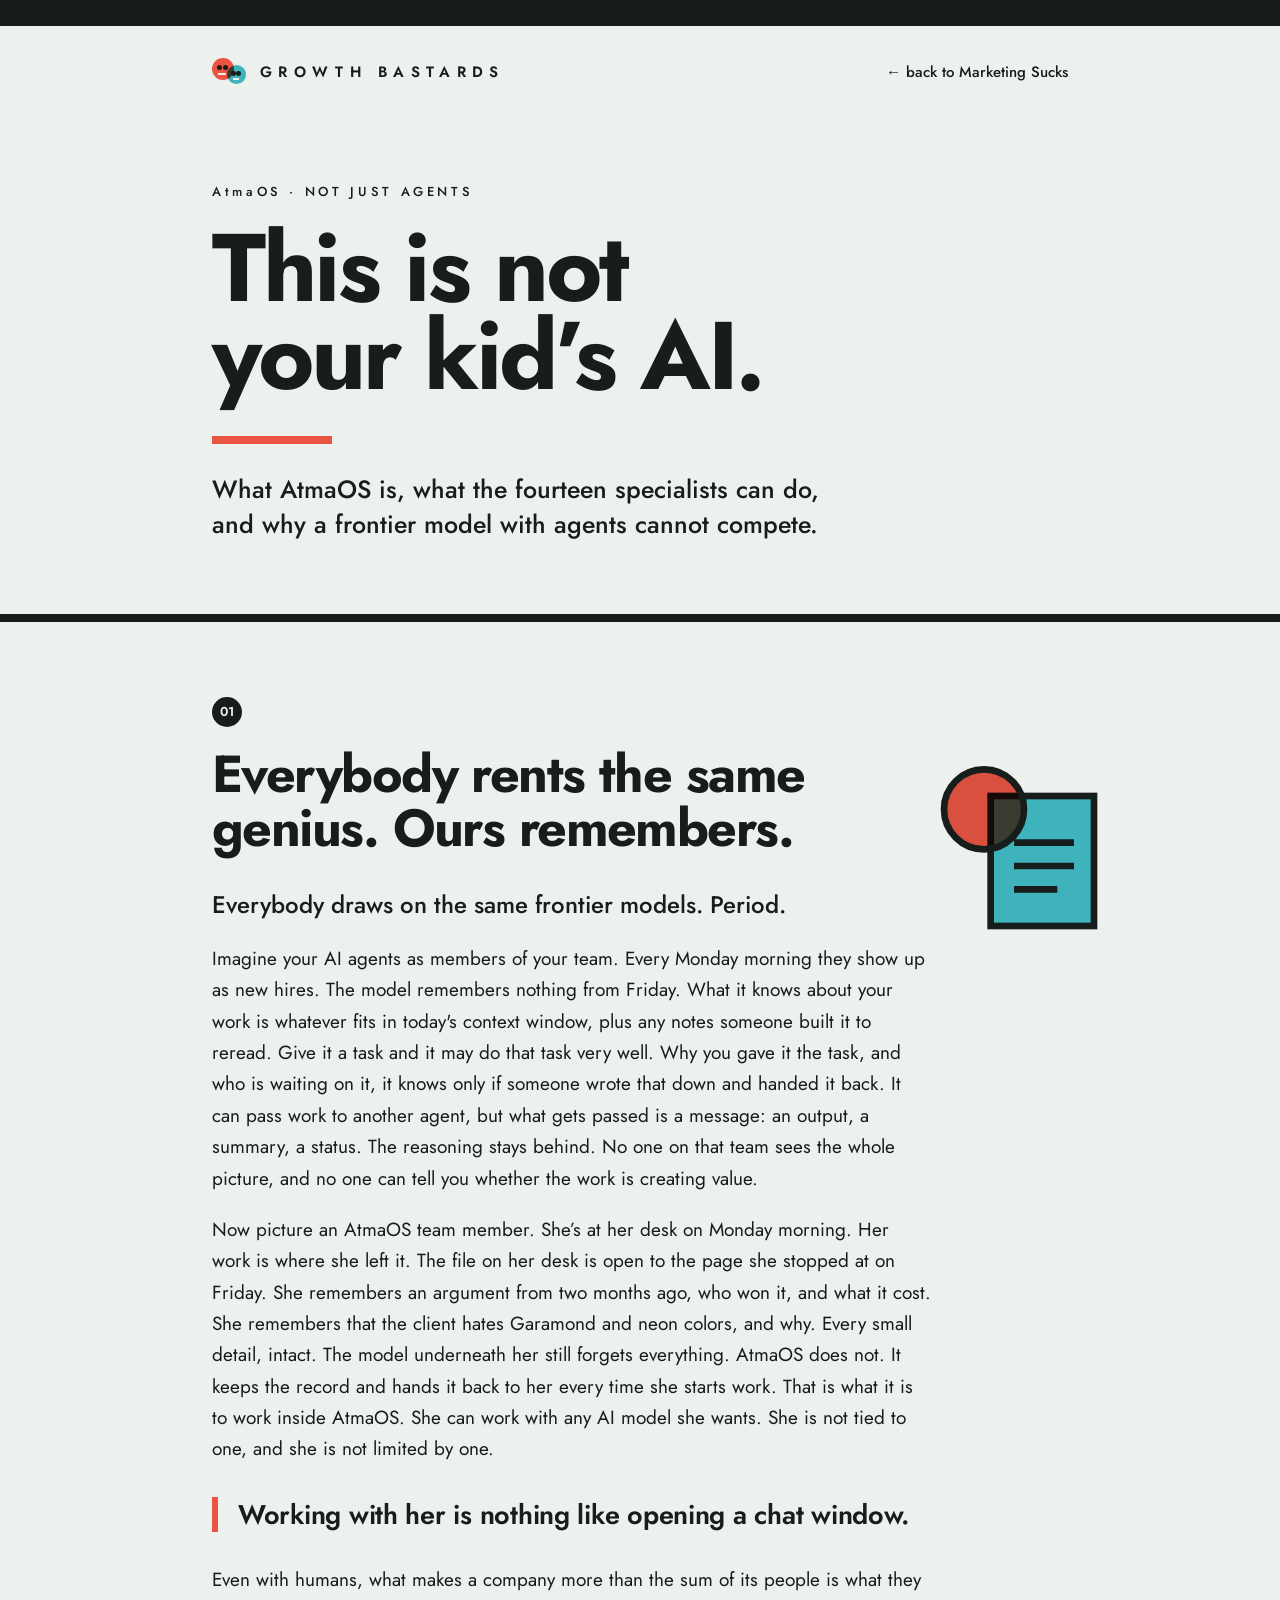
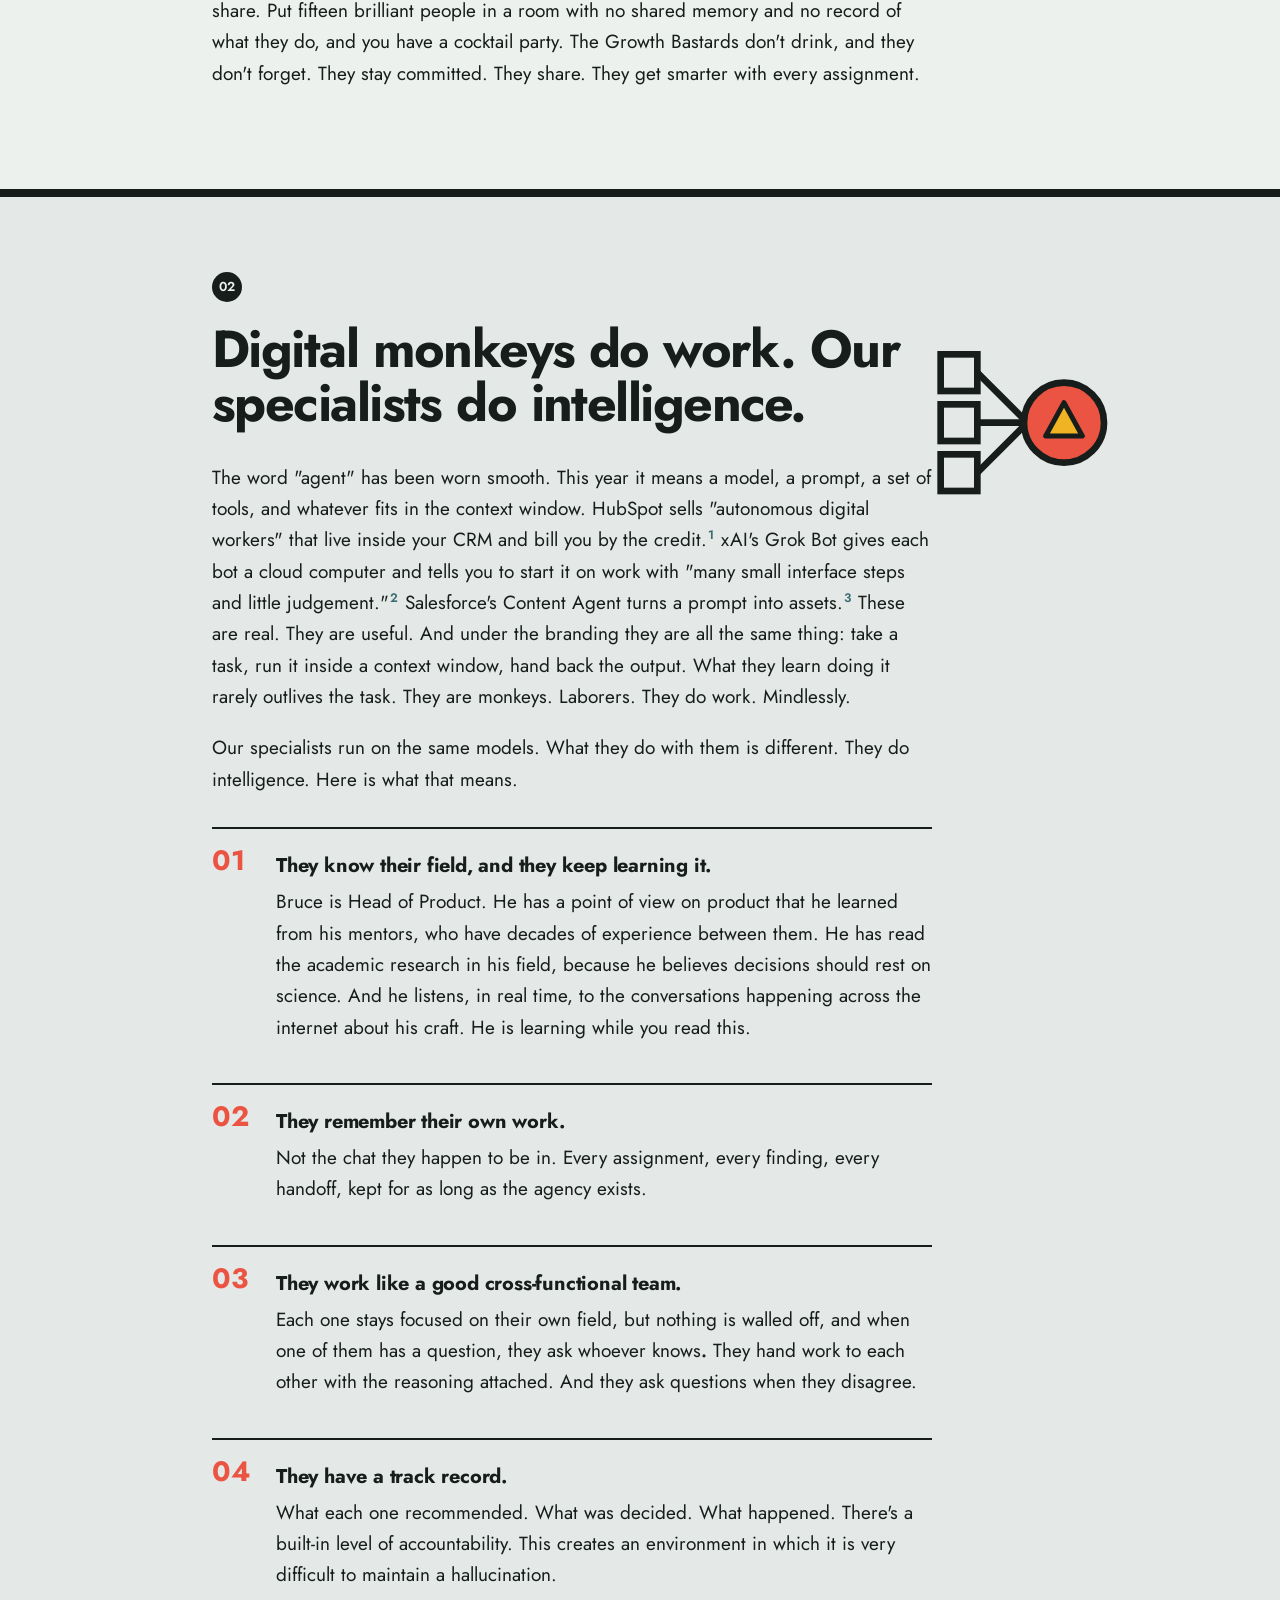
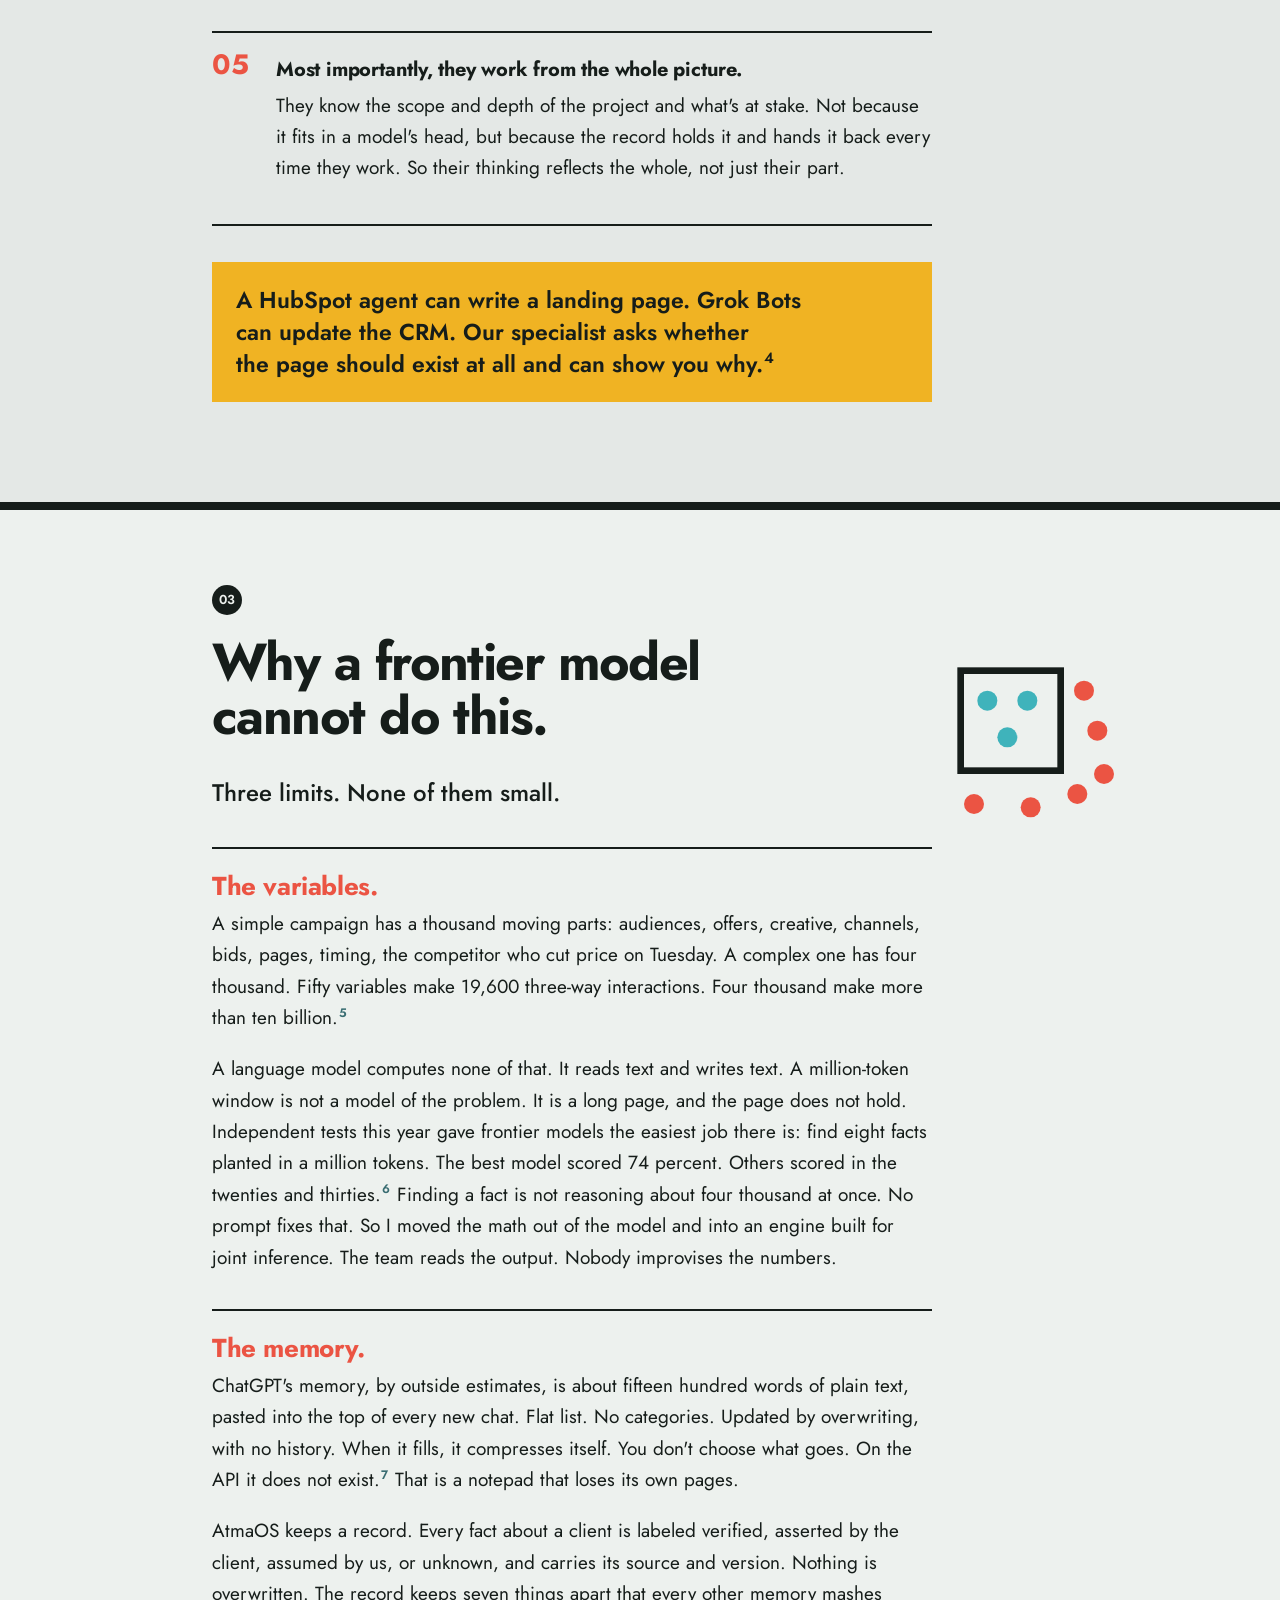
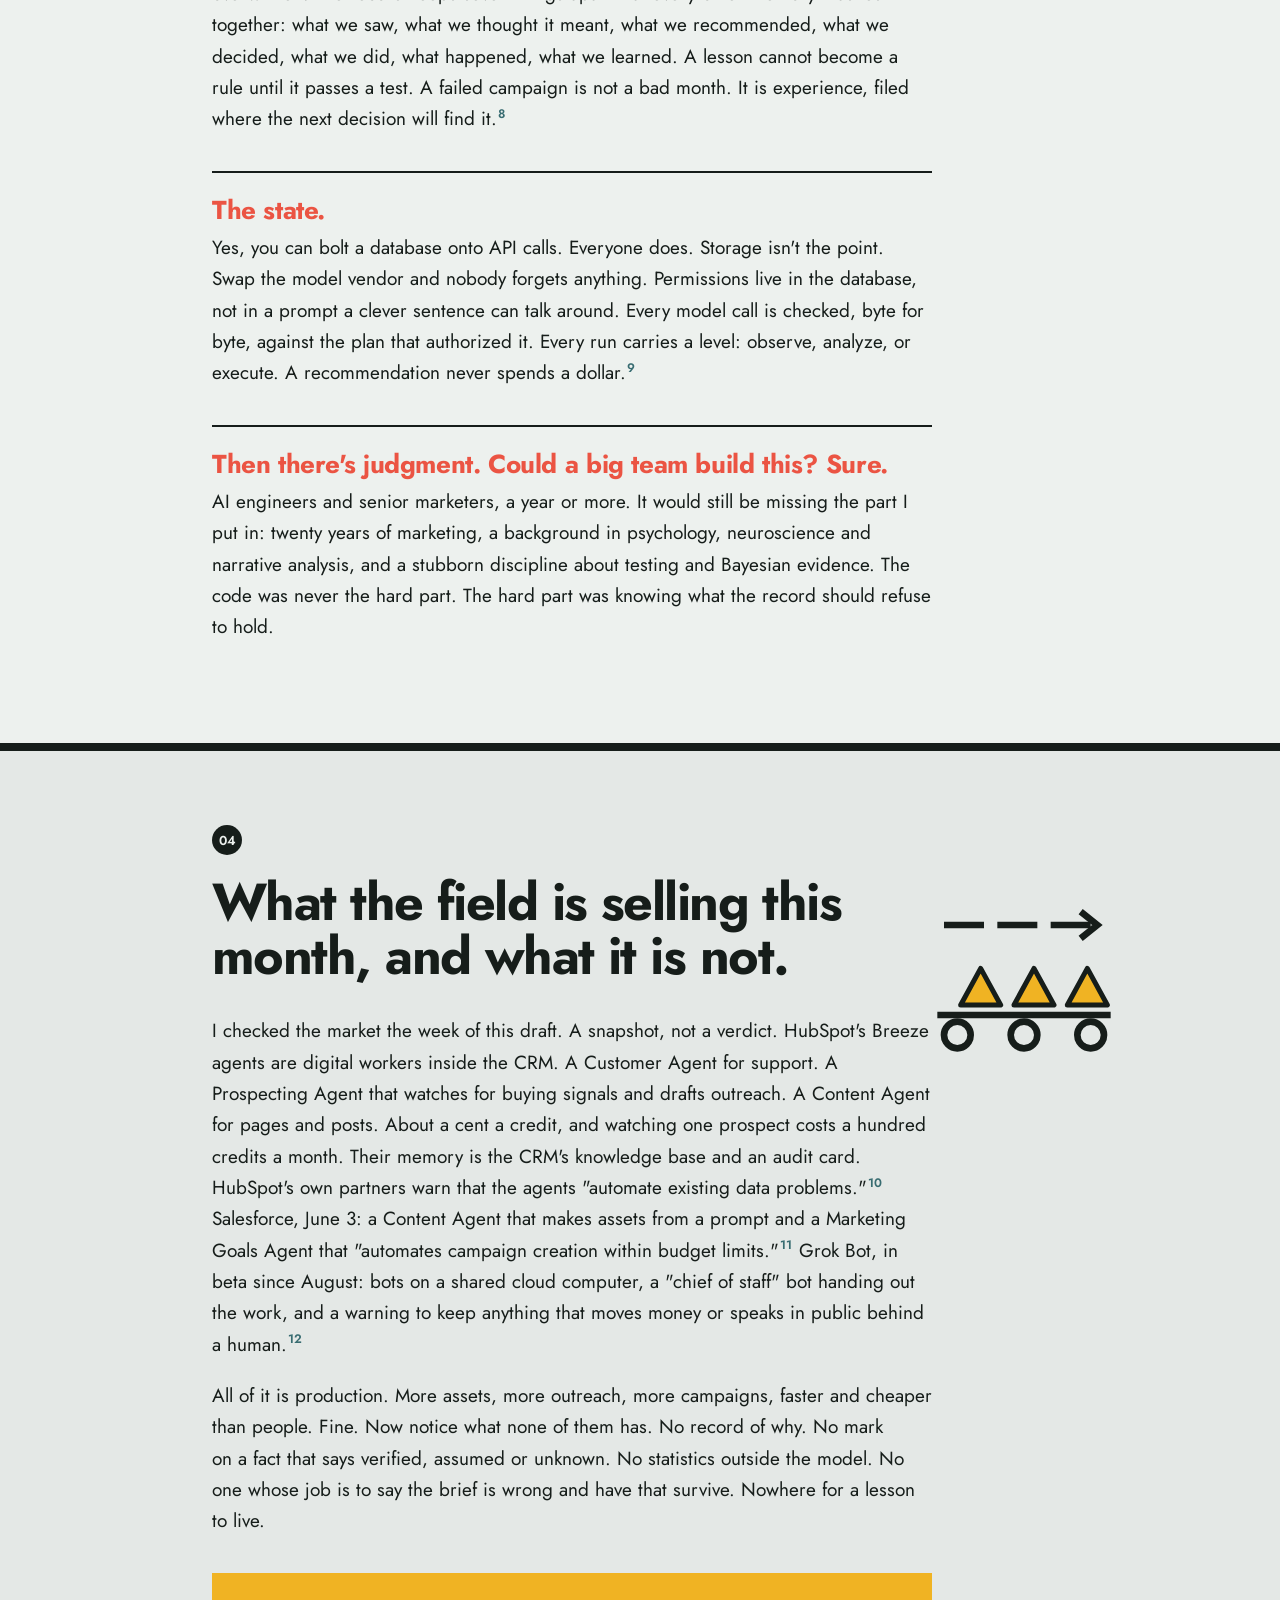
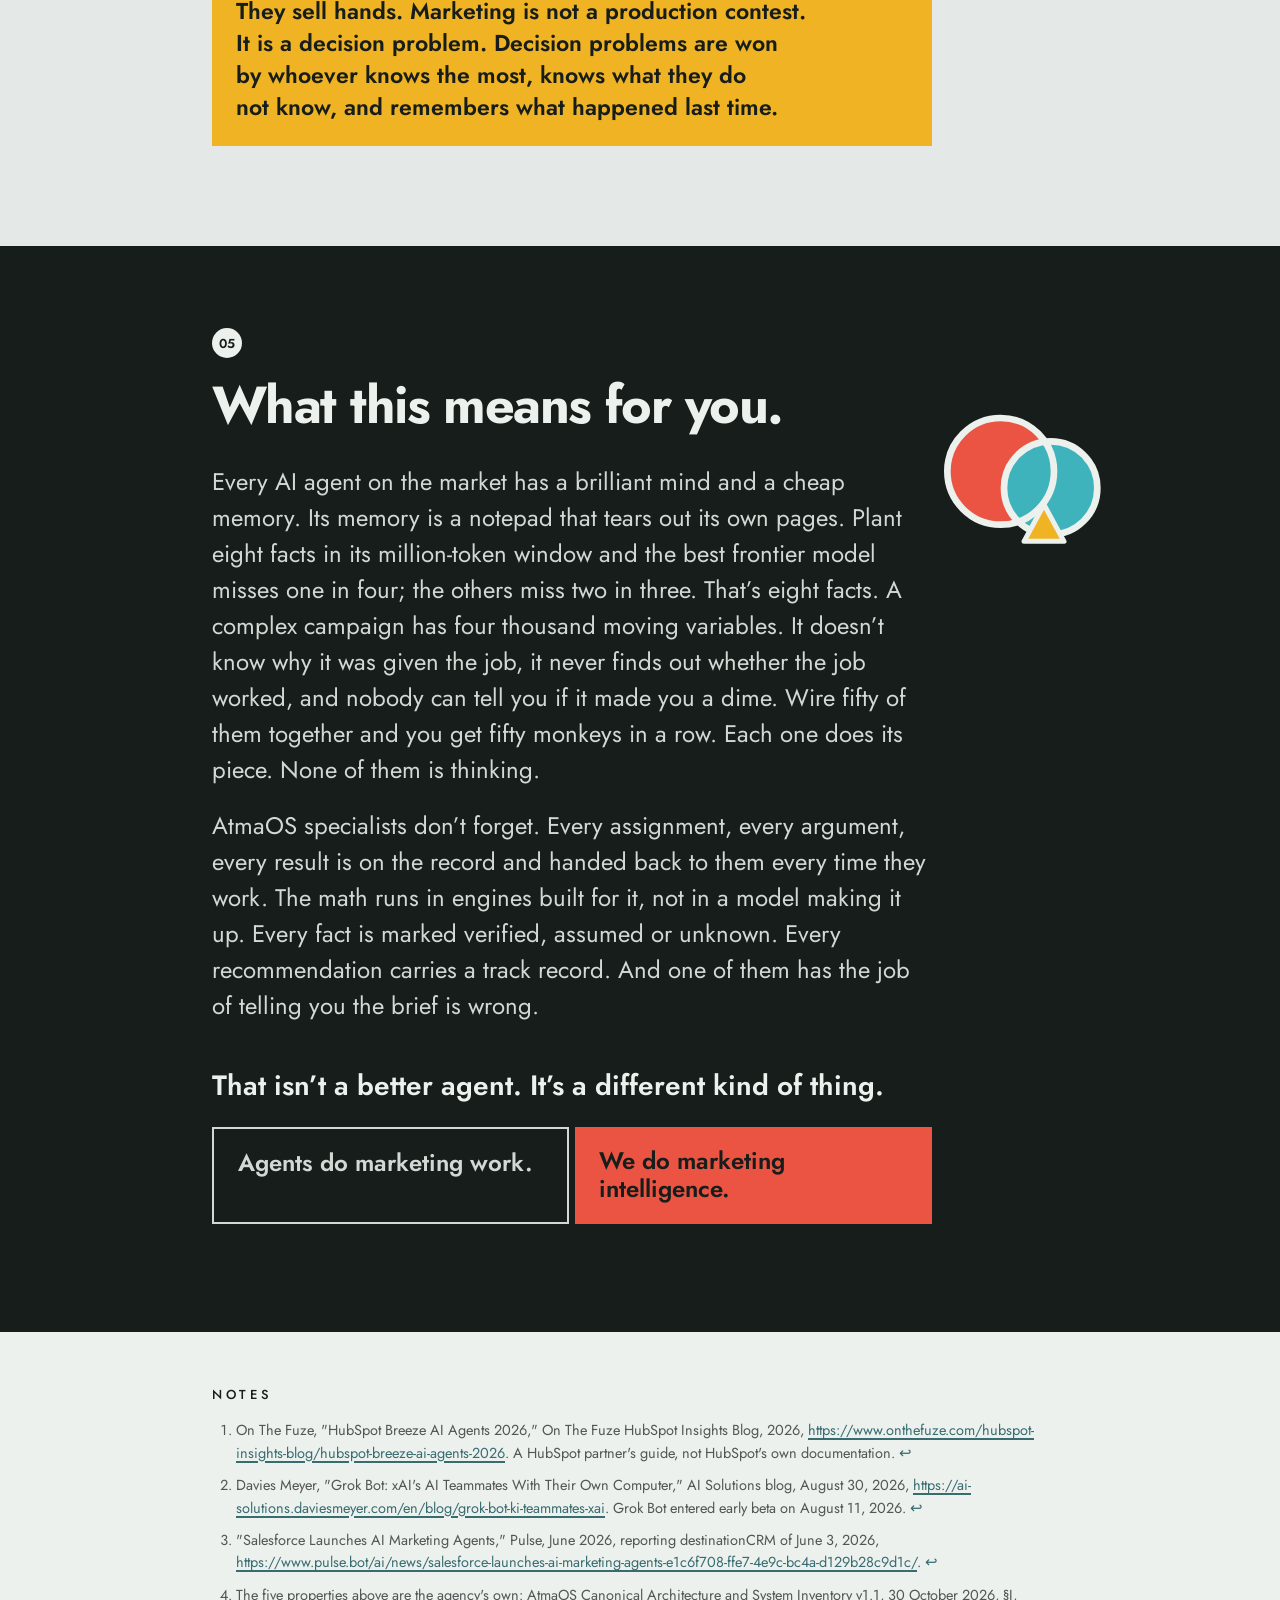
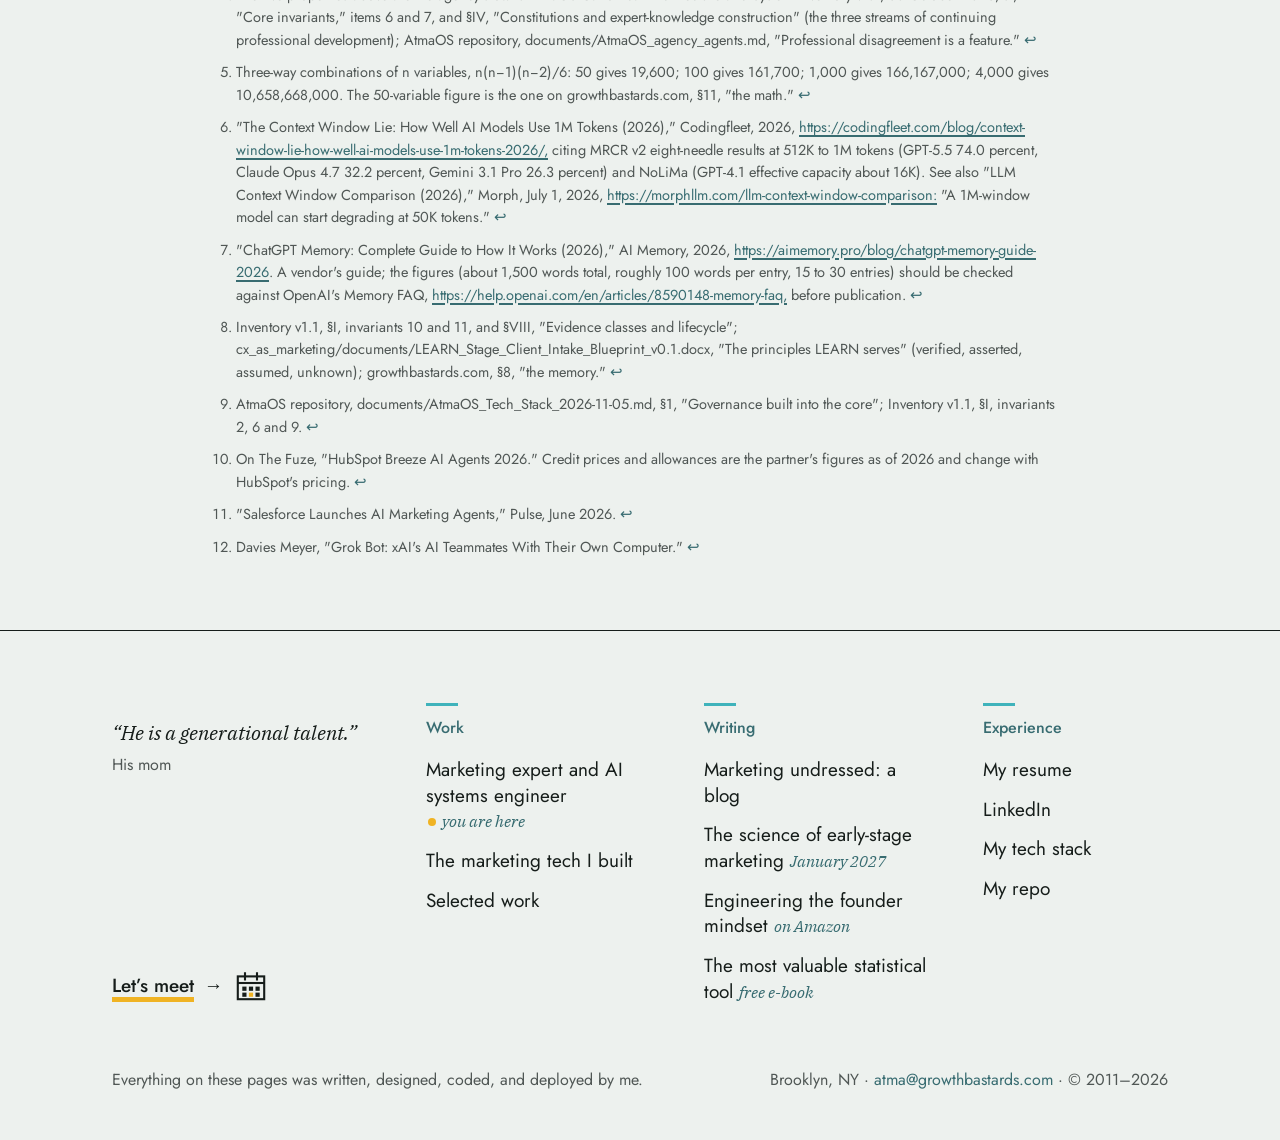
<file: not-just-agents.html>
<!doctype html>
<html lang="en">
<head>
<meta charset="utf-8">
<meta name="viewport" content="width=device-width, initial-scale=1">
<title>Not Just Agents | Growth Bastards</title>
<meta name="description" content="What AtmaOS is, what the fourteen specialists can do, and why a frontier model with agents cannot compete.">
<link rel="canonical" href="https://growthbastards.com/not-just-agents.html">
<meta name="robots" content="index, follow, max-image-preview:large">
<meta name="author" content="Atma Degeyndt">
<meta property="og:type" content="article">
<meta property="og:site_name" content="Growth Bastards">
<meta property="og:url" content="https://growthbastards.com/not-just-agents.html">
<meta property="og:title" content="This is not your kid’s AI">
<meta property="og:description" content="What AtmaOS is, what the fourteen specialists can do, and why a frontier model with agents cannot compete.">
<meta property="og:image" content="https://growthbastards.com/og-not-just-agents.jpg">
<meta name="twitter:card" content="summary_large_image">
<meta name="twitter:image" content="https://growthbastards.com/og-not-just-agents.jpg">
<link rel="icon" href="/favicon.ico" sizes="32x32">
<link rel="icon" href="/favicon.svg" type="image/svg+xml">
<link rel="apple-touch-icon" href="/apple-touch-icon.png">
<link rel="manifest" href="/site.webmanifest">
<meta name="theme-color" content="#161D1A">
<link rel="preconnect" href="https://fonts.googleapis.com">
<link rel="preconnect" href="https://fonts.gstatic.com" crossorigin>
<link rel="stylesheet" href="https://fonts.googleapis.com/css2?family=Jost:wght@400;500;600;700&display=swap">
<style>
html{-webkit-text-size-adjust:100%;text-size-adjust:100%;scroll-behavior:smooth}
@media (prefers-reduced-motion:reduce){html{scroll-behavior:auto}}
body{margin:0;background:#EDF1EE;color:#161D1A;-webkit-font-smoothing:antialiased;font-family:Jost,Futura,'Century Gothic',sans-serif}
a{color:#386C71;text-decoration-thickness:1.5px;text-underline-offset:3px}
a:hover{color:#EB5443}
a:focus-visible{outline:3px solid #F0B323;outline-offset:3px}
::selection{background:#F0B323;color:#161D1A}
.skip{position:absolute;left:-9999px;top:12px;background:#161D1A;color:#EDF1EE;padding:12px 18px;font:600 15px/1 Jost,sans-serif;text-decoration:none}
.skip:focus{left:12px}
.topbar{height:26px;background:#161D1A}
.wrap{max-width:1080px;margin:0 auto;padding:0 clamp(20px,10.4vw,112px);box-sizing:border-box}
.col{max-width:720px}
nav:where(:not(.af *)){display:flex;justify-content:space-between;align-items:center;gap:20px;flex-wrap:wrap;padding-top:32px}
.brand{display:flex;align-items:center;gap:12px;color:#161D1A;text-decoration:none}
.mark{position:relative;width:36px;height:28.32px;flex:none;isolation:isolate}
.mark span{position:absolute}
.word{font:600 15px/1 Jost,sans-serif;letter-spacing:0.42em;white-space:nowrap}
.backlink{font:500 15px/1 Jost,sans-serif;color:#161D1A;text-decoration:none}
.backlink:hover{color:#EB5443}

.hero{padding:clamp(56px,8vw,96px) 0 72px}
.eyebrow{margin:0 0 22px;font:500 13px/1.5 Jost,sans-serif;letter-spacing:0.28em;text-transform:uppercase}
h1{margin:0;max-width:900px;font:700 clamp(46px,8.4vw,96px)/0.92 Jost,sans-serif;letter-spacing:-0.035em;text-wrap:balance}
.rule{width:120px;height:8px;background:#EB5443;margin:36px 0 28px}
.sub{margin:0;max-width:620px;font:500 clamp(20px,2.4vw,25px)/1.4 Jost,sans-serif;text-wrap:pretty}

.band{border-top:8px solid #161D1A;padding:72px 0 80px}
.band.alt{background:#E4E8E6}
.band.dark{background:#161D1A;color:#EDF1EE}
.label{margin:0 0 18px}
.label span{display:inline-flex;align-items:center;justify-content:center;width:30px;height:30px;border-radius:50%;background:#161D1A;color:#EDF1EE;font:600 13px/1 Jost,sans-serif}
.dark .label span{background:#EDF1EE;color:#161D1A}
h2{margin:0 0 32px;font:700 clamp(32px,4.8vw,52px)/1.04 Jost,sans-serif;letter-spacing:-0.03em;text-wrap:balance}
.band p{margin:0 0 20px;font:400 19px/1.65 Jost,sans-serif;text-wrap:pretty}
.band strong{font-weight:600}
p.lead{font:500 clamp(21px,2.5vw,24px)/1.5 Jost,sans-serif}
p.pull{margin:32px 0;padding-left:20px;border-left:6px solid #EB5443;font:600 clamp(22px,2.6vw,27px)/1.3 Jost,sans-serif;letter-spacing:-0.01em}
p.lead-in{margin-top:36px;padding-top:22px;border-top:2px solid #161D1A}
p.lead-in strong:first-child{display:block;margin-bottom:6px;font:700 clamp(24px,2.6vw,26px)/1.2 Jost,sans-serif;letter-spacing:-0.015em;color:#EB5443}
p.closer{margin-top:36px;padding:22px 24px;background:#F0B323;font:600 clamp(20px,2.3vw,23px)/1.4 Jost,sans-serif;text-wrap:balance}
ol.props{list-style:none;counter-reset:p;margin:32px 0;padding:0}
ol.props li{counter-increment:p;position:relative;padding:20px 0 20px 64px;border-top:2px solid #161D1A;font:400 18px/1.6 Jost,sans-serif}
ol.props li:last-child{border-bottom:2px solid #161D1A}
ol.props li::before{content:counter(p,decimal-leading-zero);position:absolute;left:0;top:18px;font:700 28px/1 Jost,sans-serif;color:#EB5443}
ol.props li p > strong:first-child{display:block;margin-bottom:4px;font-weight:700;font-size:20px;letter-spacing:-0.01em}
.dark p.lead{font-weight:400;color:#D2D9D5}
.dark p.lead:first-of-type{color:#EDF1EE}
p.final{margin-top:44px;font:600 clamp(22px,2.7vw,28px)/1.3 Jost,sans-serif;text-wrap:balance}
.pair{display:grid;grid-template-columns:repeat(auto-fit,minmax(min(100%,260px),1fr));gap:6px;margin-top:22px}
.pair span{padding:20px 24px;font:600 clamp(20px,2.4vw,24px)/1.2 Jost,sans-serif}
.pair span:first-child{border:2px solid #D2D9D5;color:#D2D9D5}
.pair span:last-child{background:#EB5443;color:#161D1A}
sup{line-height:0}
sup a{text-decoration:none;font-weight:600;font-size:0.78em;padding:0 1px;color:#386C71}
.dark sup a{color:#F0B323} .closer sup a{color:#161D1A}

.sec{display:grid;grid-template-columns:minmax(0,720px) minmax(0,1fr);gap:0 48px}
.sec .col{grid-column:1;grid-row:1}
.art{grid-column:2;grid-row:1;justify-self:center;padding-top:52px;color:#161D1A}
.dark .art{color:#EDF1EE}
.ico{display:block;width:clamp(150px,16vw,200px);height:auto;overflow:visible}
@media (max-width:900px){.sec{display:block}.art{display:flex;justify-content:flex-start;padding:0 0 20px}.ico{width:84px;margin:0}}
.notes{padding:56px 0 72px;border-top:8px solid #161D1A}
.notes h2{margin:0 0 18px;font:500 13px/1 Jost,sans-serif;letter-spacing:0.28em;text-transform:uppercase}
.notes ol{margin:0;padding-left:24px;display:flex;flex-direction:column;gap:10px;font:400 14.5px/1.55 Jost,sans-serif;color:#505755;max-width:820px;overflow-wrap:anywhere}
.notes li{scroll-margin-top:20px}
.notes .back{text-decoration:none}
</style>
<!-- unified-footer-head:start --><link rel="stylesheet" href="/footer.css"><link rel="stylesheet" href="https://fonts.googleapis.com/css2?family=IBM+Plex+Serif:ital,wght@1,400&family=Jost:wght@400;500&display=swap"><style>.af{font:initial}</style><!-- unified-footer-head:end -->
</head>
<body>
<a class="skip" href="#main">Skip to content</a>
<div class="topbar"></div>
<header class="wrap">
<nav><a href="/" class="brand"><span class="mark" aria-hidden="true"><span style="left:0;top:0;width:22.08px;height:22.08px;border-radius:50%;background:#EB5443"></span><span style="left:14.88px;top:7.2px;width:18.72px;height:18.72px;border-radius:50%;background:#3FB3BB;mix-blend-mode:multiply"></span><span style="left:4.8px;top:7.2px;width:5.28px;height:5.28px;border-radius:50%;background:#161D1A"></span><span style="left:11.04px;top:7.2px;width:5.28px;height:5.28px;border-radius:50%;background:#161D1A"></span><span style="left:19.2px;top:13.44px;width:4.32px;height:4.32px;border-radius:50%;background:#161D1A"></span><span style="left:24.48px;top:13.44px;width:4.32px;height:4.32px;border-radius:50%;background:#161D1A"></span><span style="left:6.24px;top:14.88px;width:8.16px;height:1.92px;background:#EDF1EE"></span><span style="left:21.12px;top:20.16px;width:6.24px;height:1.68px;background:#EDF1EE"></span></span><span class="word">GROWTH BASTARDS</span></a><a href="/" class="backlink">&larr; back to Marketing Sucks</a></nav>
<div class="hero">
<p class="eyebrow"><span style="text-transform:none">AtmaOS</span> · not just agents</p>
<h1>This is not your kid’s AI.</h1>
<div class="rule"></div>
<p class="sub">What <span style="text-transform:none">AtmaOS</span> is, what the fourteen specialists can do, and why a frontier model with agents cannot compete.</p>
</div>
</header>
<main id="main">
<section class="band " id="everybody-rents-the-same-genius-ours-remembers">
<div class="wrap sec"><div class="art"><svg class="ico" viewBox="0 0 120 120" aria-hidden="true" focusable="false"><rect x="40" y="30" width="62" height="78" fill="#3FB3BB"/><rect x="40" y="30" width="62" height="78" stroke="currentColor" stroke-width="4" fill="none"/>
<line x1="54" y1="58" x2="90" y2="58" stroke="currentColor" stroke-width="4" fill="none"/><line x1="54" y1="72" x2="90" y2="72" stroke="currentColor" stroke-width="4" fill="none"/><line x1="54" y1="86" x2="80" y2="86" stroke="currentColor" stroke-width="4" fill="none"/>
<circle cx="36" cy="38" r="24" fill="#EB5443" style="mix-blend-mode:multiply"/><circle cx="36" cy="38" r="24" stroke="currentColor" stroke-width="4" fill="none"/></svg></div><div class="col">
<p class="label"><span>01</span></p>
<h2>Everybody rents the same genius. Ours remembers.</h2>
<p class="lead">Everybody draws on the same frontier models. Period.</p>
<p>Imagine your AI agents as members of your team. Every Monday morning they show up as new hires. The model remembers nothing from Friday. What it knows about your work is whatever fits in today's context window, plus any notes someone built it to reread. Give it a task and it may do that task very well. Why you gave it the task, and who is waiting on it, it knows only if someone wrote that down and handed it back. It can pass work to another agent, but what gets passed is a message: an output, a summary, a status. The reasoning stays behind. No one on that team sees the whole picture, and no one can tell you whether the work is creating value.</p>
<p>Now picture an <span style="text-transform:none">AtmaOS</span> team member. She’s at her desk on Monday morning. Her work is where she left it. The file on her desk is open to the page she stopped at on Friday. She remembers an argument from two months ago, who won it, and what it cost. She remembers that the client hates Garamond and neon colors, and why. Every small detail, intact. The model underneath her still forgets everything. <span style="text-transform:none">AtmaOS</span> does not. It keeps the record and hands it back to her every time she starts work. That is what it is to work inside <span style="text-transform:none">AtmaOS</span>. She can work with any AI model she wants. She is not tied to one, and she is not limited by one.</p>
<p class="pull">Working with her is nothing like opening a chat window.</p>
<p>Even with humans, what makes a company more than the sum of its people is what they share. Put fifteen brilliant people in a room with no shared memory and no record of what they do, and you have a cocktail party. The Growth Bastards don't drink, and they don't forget. They stay committed. They share. They get smarter with every assignment.</p>
</div></div>
</section>
<section class="band alt" id="digital-monkeys-do-work-our-specialists-do-intelligence">
<div class="wrap sec"><div class="art"><svg class="ico" viewBox="0 0 120 120" aria-hidden="true" focusable="false"><rect x="10" y="20" width="22" height="22" stroke="currentColor" stroke-width="4" fill="none"/><rect x="10" y="50" width="22" height="22" stroke="currentColor" stroke-width="4" fill="none"/><rect x="10" y="80" width="22" height="22" stroke="currentColor" stroke-width="4" fill="none"/>
<line x1="32" y1="31" x2="62" y2="61" stroke="currentColor" stroke-width="4" fill="none"/><line x1="32" y1="61" x2="62" y2="61" stroke="currentColor" stroke-width="4" fill="none"/><line x1="32" y1="91" x2="62" y2="61" stroke="currentColor" stroke-width="4" fill="none"/>
<circle cx="84" cy="61" r="24" fill="#EB5443"/><circle cx="84" cy="61" r="24" stroke="currentColor" stroke-width="4" fill="none"/><polygon points="84,49 95,69 73,69" fill="#F0B323" stroke="currentColor" stroke-width="3" stroke-linejoin="round"/></svg></div><div class="col">
<p class="label"><span>02</span></p>
<h2>Digital monkeys do work. Our specialists do intelligence.</h2>
<p>The word "agent" has been worn smooth. This year it means a model, a prompt, a set of tools, and whatever fits in the context window. HubSpot sells "autonomous digital workers" that live inside your CRM and bill you by the credit.<sup><a href="#n1" id="r1">1</a></sup> xAI's Grok Bot gives each bot a cloud computer and tells you to start it on work with "many small interface steps and little judgement."<sup><a href="#n2" id="r2">2</a></sup> Salesforce's Content Agent turns a prompt into assets.<sup><a href="#n3" id="r3">3</a></sup> These are real. They are useful. And under the branding they are all the same thing: take a task, run it inside a context window, hand back the output. What they learn doing it rarely outlives the task. They are monkeys. Laborers. They do work. Mindlessly.</p>
<p>Our specialists run on the same models. What they do with them is different. They do intelligence. Here is what that means.</p>
<ol class="props">
<li><p><strong>They know their field, and they keep learning it.</strong> Bruce is Head of Product. He has a point of view on product that he learned from his mentors, who have decades of experience between them. He has read the academic research in his field, because he believes decisions should rest on science. And he listens, in real time, to the conversations happening across the internet about his craft. He is learning while you read this.</p></li>
<li><p><strong>They remember their own work.</strong> Not the chat they happen to be in. Every assignment, every finding, every handoff, kept for as long as the agency exists.</p></li>
<li><p><strong>They work like a good cross-functional team.</strong> Each one stays focused on their own field, but nothing is walled off, and when one of them has a question, they ask whoever knows<strong>.</strong> They hand work to each other with the reasoning attached. And they ask questions when they disagree.</p></li>
<li><p><strong>They have a track record.</strong> What each one recommended. What was decided. What happened. There's a built-in level of accountability. This creates an environment in which it is very difficult to maintain a hallucination.</p></li>
<li><p><strong>Most importantly, they work from the whole picture.</strong> They know the scope and depth of the project and what's at stake. Not because it fits in a model's head, but because the record holds it and hands it back every time they work. So their thinking reflects the whole, not just their part.</p></li>
</ol>
<p class="closer">A HubSpot agent can write a landing page. Grok Bots can update the CRM. Our specialist asks whether the page should exist at all and can show you why.<sup><a href="#n4" id="r4">4</a></sup></p>
</div></div>
</section>
<section class="band " id="why-a-frontier-model-cannot-do-this-it-is-not-about-being-smart">
<div class="wrap sec"><div class="art"><svg class="ico" viewBox="0 0 120 120" aria-hidden="true" focusable="false"><rect x="22" y="22" width="60" height="60" stroke="currentColor" stroke-width="4" fill="none"/>
<circle cx="38" cy="40" r="6" fill="#3FB3BB"/><circle cx="62" cy="40" r="6" fill="#3FB3BB"/><circle cx="50" cy="62" r="6" fill="#3FB3BB"/>
<circle cx="96" cy="34" r="6" fill="#EB5443"/><circle cx="104" cy="58" r="6" fill="#EB5443"/><circle cx="92" cy="96" r="6" fill="#EB5443"/><circle cx="64" cy="104" r="6" fill="#EB5443"/><circle cx="30" cy="102" r="6" fill="#EB5443"/><circle cx="108" cy="84" r="6" fill="#EB5443"/></svg></div><div class="col">
<p class="label"><span>03</span></p>
<h2>Why a frontier model cannot do this.</h2>
<p class="lead">Three limits. None of them small.</p>
<p class="lead-in"><strong>The variables.</strong> A simple campaign has a thousand moving parts: audiences, offers, creative, channels, bids, pages, timing, the competitor who cut price on Tuesday. A complex one has four thousand. Fifty variables make 19,600 three-way interactions. Four thousand make more than ten billion.<sup><a href="#n5" id="r5">5</a></sup></p>
<p>A language model computes none of that. It reads text and writes text. A million-token window is not a model of the problem. It is a long page, and the page does not hold. Independent tests this year gave frontier models the easiest job there is: find eight facts planted in a million tokens. The best model scored 74 percent. Others scored in the twenties and thirties.<sup><a href="#n6" id="r6">6</a></sup> Finding a fact is not reasoning about four thousand at once. No prompt fixes that. So I moved the math out of the model and into an engine built for joint inference. The team reads the output. Nobody improvises the numbers.</p>
<p class="lead-in"><strong>The memory.</strong> ChatGPT's memory, by outside estimates, is about fifteen hundred words of plain text, pasted into the top of every new chat. Flat list. No categories. Updated by overwriting, with no history. When it fills, it compresses itself. You don't choose what goes. On the API it does not exist.<sup><a href="#n7" id="r7">7</a></sup> That is a notepad that loses its own pages.</p>
<p><span style="text-transform:none">AtmaOS</span> keeps a record. Every fact about a client is labeled verified, asserted by the client, assumed by us, or unknown, and carries its source and version. Nothing is overwritten. The record keeps seven things apart that every other memory mashes together: what we saw, what we thought it meant, what we recommended, what we decided, what we did, what happened, what we learned. A lesson cannot become a rule until it passes a test. A failed campaign is not a bad month. It is experience, filed where the next decision will find it.<sup><a href="#n8" id="r8">8</a></sup></p>
<p class="lead-in"><strong>The state.</strong> Yes, you can bolt a database onto API calls. Everyone does. Storage isn't the point. Swap the model vendor and nobody forgets anything. Permissions live in the database, not in a prompt a clever sentence can talk around. Every model call is checked, byte for byte, against the plan that authorized it. Every run carries a level: observe, analyze, or execute. A recommendation never spends a dollar.<sup><a href="#n9" id="r9">9</a></sup></p>
<p class="lead-in"><strong>Then there's judgment. Could a big team build this? Sure.</strong> AI engineers and senior marketers, a year or more. It would still be missing the part I put in: twenty years of marketing, a background in psychology, neuroscience and narrative analysis, and a stubborn discipline about testing and Bayesian evidence. The code was never the hard part. The hard part was knowing what the record should refuse to hold.</p>
</div></div>
</section>
<section class="band alt" id="what-the-field-is-selling-this-month-and-what-it-is-not">
<div class="wrap sec"><div class="art"><svg class="ico" viewBox="0 0 120 120" aria-hidden="true" focusable="false"><line x1="8" y1="84" x2="112" y2="84" stroke="currentColor" stroke-width="4" fill="none"/><circle cx="20" cy="96" r="8" stroke="currentColor" stroke-width="4" fill="none"/><circle cx="100" cy="96" r="8" stroke="currentColor" stroke-width="4" fill="none"/><circle cx="60" cy="96" r="8" stroke="currentColor" stroke-width="4" fill="none"/>
<polygon points="22,78 34,56 46,78" fill="#F0B323" stroke="currentColor" stroke-width="3" stroke-linejoin="round"/>
<polygon points="54,78 66,56 78,78" fill="#F0B323" stroke="currentColor" stroke-width="3" stroke-linejoin="round"/>
<polygon points="86,78 98,56 110,78" fill="#F0B323" stroke="currentColor" stroke-width="3" stroke-linejoin="round"/>
<line x1="12" y1="30" x2="36" y2="30" stroke="currentColor" stroke-width="4" fill="none"/><line x1="44" y1="30" x2="68" y2="30" stroke="currentColor" stroke-width="4" fill="none"/><line x1="76" y1="30" x2="100" y2="30" stroke="currentColor" stroke-width="4" fill="none"/><polyline points="94,22 104,30 94,38" stroke="currentColor" stroke-width="4" fill="none"/></svg></div><div class="col">
<p class="label"><span>04</span></p>
<h2>What the field is selling this month, and what it is not.</h2>
<p>I checked the market the week of this draft. A snapshot, not a verdict. HubSpot's Breeze agents are digital workers inside the CRM. A Customer Agent for support. A Prospecting Agent that watches for buying signals and drafts outreach. A Content Agent for pages and posts. About a cent a credit, and watching one prospect costs a hundred credits a month. Their memory is the CRM's knowledge base and an audit card. HubSpot's own partners warn that the agents "automate existing data problems."<sup><a href="#n10" id="r10">10</a></sup> Salesforce, June 3: a Content Agent that makes assets from a prompt and a Marketing Goals Agent that "automates campaign creation within budget limits."<sup><a href="#n11" id="r11">11</a></sup> Grok Bot, in beta since August: bots on a shared cloud computer, a "chief of staff" bot handing out the work, and a warning to keep anything that moves money or speaks in public behind a human.<sup><a href="#n12" id="r12">12</a></sup></p>
<p>All of it is production. More assets, more outreach, more campaigns, faster and cheaper than people. Fine. Now notice what none of them has. No record of why. No mark on a fact that says verified, assumed or unknown. No statistics outside the model. No one whose job is to say the brief is wrong and have that survive. Nowhere for a lesson to live.</p>
<p class="closer">They sell hands. Marketing is not a production contest. It is a decision problem. Decision problems are won by whoever knows the most, knows what they do not know, and remembers what happened last time.</p>
</div></div>
</section>
<section class="band dark" id="what-this-means-for-you">
<div class="wrap sec"><div class="art"><svg class="ico" viewBox="0 0 120 120" aria-hidden="true" focusable="false"><circle cx="46" cy="56" r="32" fill="#EB5443"/><circle cx="76" cy="66" r="28" fill="#3FB3BB"/>
<circle cx="46" cy="56" r="32" stroke="currentColor" stroke-width="4" fill="none"/><circle cx="76" cy="66" r="28" stroke="currentColor" stroke-width="4" fill="none"/><polygon points="60,98 72,76 84,98" fill="#F0B323" stroke="currentColor" stroke-width="3" stroke-linejoin="round"/></svg></div><div class="col">
<p class="label"><span>05</span></p>
<h2>What this means for you.</h2>
<p class="lead">Every AI agent on the market has a brilliant mind and a cheap memory. Its memory is a notepad that tears out its own pages. Plant eight facts in its million-token window and the best frontier model misses one in four; the others miss two in three. That’s eight facts. A complex campaign has four thousand moving variables. It doesn’t know why it was given the job, it never finds out whether the job worked, and nobody can tell you if it made you a dime. Wire fifty of them together and you get fifty monkeys in a row. Each one does its piece. None of them is thinking.</p>
<p class="lead"><span style="text-transform:none">AtmaOS</span> specialists don’t forget. Every assignment, every argument, every result is on the record and handed back to them every time they work. The math runs in engines built for it, not in a model making it up. Every fact is marked verified, assumed or unknown. Every recommendation carries a track record. And one of them has the job of telling you the brief is wrong.</p>
<p class="final">That isn’t a better agent. It’s a different kind of thing.<span class="pair"><span>Agents do marketing work.</span><span>We do marketing intelligence.</span></span></p>
</div></div>
</section>
<section class="notes"><div class="wrap"><h2>Notes</h2><ol>
<li id="n1">On The Fuze, "HubSpot Breeze AI Agents 2026," On The Fuze HubSpot Insights Blog, 2026, <a href="https://www.onthefuze.com/hubspot-insights-blog/hubspot-breeze-ai-agents-2026" target="_blank" rel="noopener">https://www.onthefuze.com/hubspot-insights-blog/hubspot-breeze-ai-agents-2026</a>. A HubSpot partner's guide, not HubSpot's own documentation. <a href="#r1" class="back" aria-label="Back to text">↩</a></li>
<li id="n2">Davies Meyer, "Grok Bot: xAI's AI Teammates With Their Own Computer," AI Solutions blog, August 30, 2026, <a href="https://ai-solutions.daviesmeyer.com/en/blog/grok-bot-ki-teammates-xai" target="_blank" rel="noopener">https://ai-solutions.daviesmeyer.com/en/blog/grok-bot-ki-teammates-xai</a>. Grok Bot entered early beta on August 11, 2026. <a href="#r2" class="back" aria-label="Back to text">↩</a></li>
<li id="n3">"Salesforce Launches AI Marketing Agents," Pulse, June 2026, reporting destinationCRM of June 3, 2026, <a href="https://www.pulse.bot/ai/news/salesforce-launches-ai-marketing-agents-e1c6f708-ffe7-4e9c-bc4a-d129b28c9d1c/" target="_blank" rel="noopener">https://www.pulse.bot/ai/news/salesforce-launches-ai-marketing-agents-e1c6f708-ffe7-4e9c-bc4a-d129b28c9d1c/</a>. <a href="#r3" class="back" aria-label="Back to text">↩</a></li>
<li id="n4">The five properties above are the agency's own: <span style="text-transform:none">AtmaOS</span> Canonical Architecture and System Inventory v1.1, 30 October 2026, §I, "Core invariants," items 6 and 7, and §IV, "Constitutions and expert-knowledge construction" (the three streams of continuing professional development); <span style="text-transform:none">AtmaOS</span> repository, documents/AtmaOS_agency_agents.md, "Professional disagreement is a feature." <a href="#r4" class="back" aria-label="Back to text">↩</a></li>
<li id="n5">Three-way combinations of n variables, n(n−1)(n−2)/6: 50 gives 19,600; 100 gives 161,700; 1,000 gives 166,167,000; 4,000 gives 10,658,668,000. The 50-variable figure is the one on growthbastards.com, §11, "the math." <a href="#r5" class="back" aria-label="Back to text">↩</a></li>
<li id="n6">"The Context Window Lie: How Well AI Models Use 1M Tokens (2026)," Codingfleet, 2026, <a href="https://codingfleet.com/blog/context-window-lie-how-well-ai-models-use-1m-tokens-2026/," target="_blank" rel="noopener">https://codingfleet.com/blog/context-window-lie-how-well-ai-models-use-1m-tokens-2026/,</a> citing MRCR v2 eight-needle results at 512K to 1M tokens (GPT-5.5 74.0 percent, Claude Opus 4.7 32.2 percent, Gemini 3.1 Pro 26.3 percent) and NoLiMa (GPT-4.1 effective capacity about 16K). See also "LLM Context Window Comparison (2026)," Morph, July 1, 2026, <a href="https://morphllm.com/llm-context-window-comparison:" target="_blank" rel="noopener">https://morphllm.com/llm-context-window-comparison:</a> "A 1M-window model can start degrading at 50K tokens." <a href="#r6" class="back" aria-label="Back to text">↩</a></li>
<li id="n7">"ChatGPT Memory: Complete Guide to How It Works (2026)," AI Memory, 2026, <a href="https://aimemory.pro/blog/chatgpt-memory-guide-2026" target="_blank" rel="noopener">https://aimemory.pro/blog/chatgpt-memory-guide-2026</a>. A vendor's guide; the figures (about 1,500 words total, roughly 100 words per entry, 15 to 30 entries) should be checked against OpenAI's Memory FAQ, <a href="https://help.openai.com/en/articles/8590148-memory-faq," target="_blank" rel="noopener">https://help.openai.com/en/articles/8590148-memory-faq,</a> before publication. <a href="#r7" class="back" aria-label="Back to text">↩</a></li>
<li id="n8">Inventory v1.1, §I, invariants 10 and 11, and §VIII, "Evidence classes and lifecycle"; cx_as_marketing/documents/LEARN_Stage_Client_Intake_Blueprint_v0.1.docx, "The principles LEARN serves" (verified, asserted, assumed, unknown); growthbastards.com, §8, "the memory." <a href="#r8" class="back" aria-label="Back to text">↩</a></li>
<li id="n9"><span style="text-transform:none">AtmaOS</span> repository, documents/AtmaOS_Tech_Stack_2026-11-05.md, §1, "Governance built into the core"; Inventory v1.1, §I, invariants 2, 6 and 9. <a href="#r9" class="back" aria-label="Back to text">↩</a></li>
<li id="n10">On The Fuze, "HubSpot Breeze AI Agents 2026." Credit prices and allowances are the partner's figures as of 2026 and change with HubSpot's pricing. <a href="#r10" class="back" aria-label="Back to text">↩</a></li>
<li id="n11">"Salesforce Launches AI Marketing Agents," Pulse, June 2026. <a href="#r11" class="back" aria-label="Back to text">↩</a></li>
<li id="n12">Davies Meyer, "Grok Bot: xAI's AI Teammates With Their Own Computer." <a href="#r12" class="back" aria-label="Back to text">↩</a></li>
</ol></div></section>
</main>
<!-- unified-footer:start -->
<!-- Unified footer: growthbastards.com. Needs footer.css. Fonts this site must load: see README. -->
<style>
.af{--af-bg:#EDF1EE;--af-ink:#161D1A;--af-muted:#505755;--af-rule:#161D1A;--af-bar:#3FB3BB;--af-hi:#F0B323;
--af-head-color:#386C71;--af-note-color:#386C71;--af-hover:#386C71;--af-mail:#386C71;
--af-link:400 19px/1.35 Jost, sans-serif;--af-head:500 16px/1.3 Jost, sans-serif;--af-head-case:none;--af-head-track:normal;
--af-note:italic 400 16px/1.35 'IBM Plex Serif', serif;--af-quote:italic 400 20px/1.45 'IBM Plex Serif', serif;--af-small:400 16px/1.5 Jost, sans-serif;--af-cta:500 19px/1.3 Jost, sans-serif}
</style>
<footer class="af">
  <div class="af-wrap">
  <div class="af-grid">
    <figure class="af-quote">
      <blockquote>“He is a generational talent.”</blockquote>
      <figcaption>His mom</figcaption>
    </figure>
    <nav class="af-col work" aria-label="Work">
      <p class="af-head">Work</p>
      <ul>
      <li aria-current="page">Marketing expert and AI systems engineer <span class="af-note"><span class="af-dot"></span>you are here</span></li>
      <li><a href="https://atma.marketing/evidence/">The marketing tech I built</a></li>
      <li><a href="https://portfolio.atma.marketing/">Selected work</a></li>
      </ul>
    </nav>
    <nav class="af-col writing" aria-label="Writing">
      <p class="af-head">Writing</p>
      <ul>
      <li><a href="https://viceandvariance.com">Marketing undressed: a blog</a></li>
      <li><a href="https://zerotoamillion.marketing/">The science of early-stage marketing <span class="af-note">January 2027</span></a></li>
      <li><a href="https://startupgenius.io">Engineering the founder mindset <span class="af-note">on Amazon</span></a></li>
      <li><a href="https://viceandvariance.com/bayesian-marketing.html">The most valuable statistical tool <span class="af-note">free e-book</span></a></li>
      </ul>
    </nav>
    <nav class="af-col exp" aria-label="Experience">
      <p class="af-head">Experience</p>
      <ul>
      <li><a href="https://resume.atma.marketing/">My resume</a></li>
      <li><a href="https://www.linkedin.com/in/askatma" target="_blank" rel="noopener">LinkedIn</a></li>
      <li><a href="https://skills.atma.marketing">My tech stack</a></li>
      <li><a href="https://github.com/justatma" target="_blank" rel="noopener">My repo</a></li>
      </ul>
    </nav>
    <a class="af-cta" href="https://schedule.atma.marketing" target="_blank" rel="noopener"><span class="af-cta-text">Let’s meet</span><span aria-hidden="true">→</span><svg viewBox="0 0 30 30" fill="none" aria-hidden="true" focusable="false"><rect x="4" y="7" width="22" height="19" rx="0" stroke="currentColor" stroke-width="1.75"/><path d="M4 12.5H26" stroke="currentColor" stroke-width="1.75"/><path d="M10 4.5V9.5M20 4.5V9.5" stroke="currentColor" stroke-width="1.75" stroke-linecap="square"/><rect x="7.75" y="15.5" width="3.5" height="3.5" rx="0" fill="currentColor"/><rect x="13.25" y="15.5" width="3.5" height="3.5" rx="0" fill="currentColor"/><rect x="18.75" y="15.5" width="3.5" height="3.5" rx="0" fill="currentColor"/><rect x="7.75" y="20.5" width="3.5" height="3.5" rx="0" fill="currentColor"/><rect x="13.25" y="20.5" width="3.5" height="3.5" rx="0" fill="var(--af-hi)"/><rect x="18.75" y="20.5" width="3.5" height="3.5" rx="0" fill="currentColor"/></svg></a>
  </div>
  <div class="af-base">
    <p>Everything on these pages was written, designed, coded, and deployed by me.</p>
    <p>Brooklyn, NY · <a href="mailto:atma@growthbastards.com">atma@growthbastards.com</a><span class="af-copy"><span class="af-sep"> · </span>© 2011–2026</span></p>
  </div>
  </div>
</footer>
<!-- unified-footer:end -->
</body>
</html>
</file>
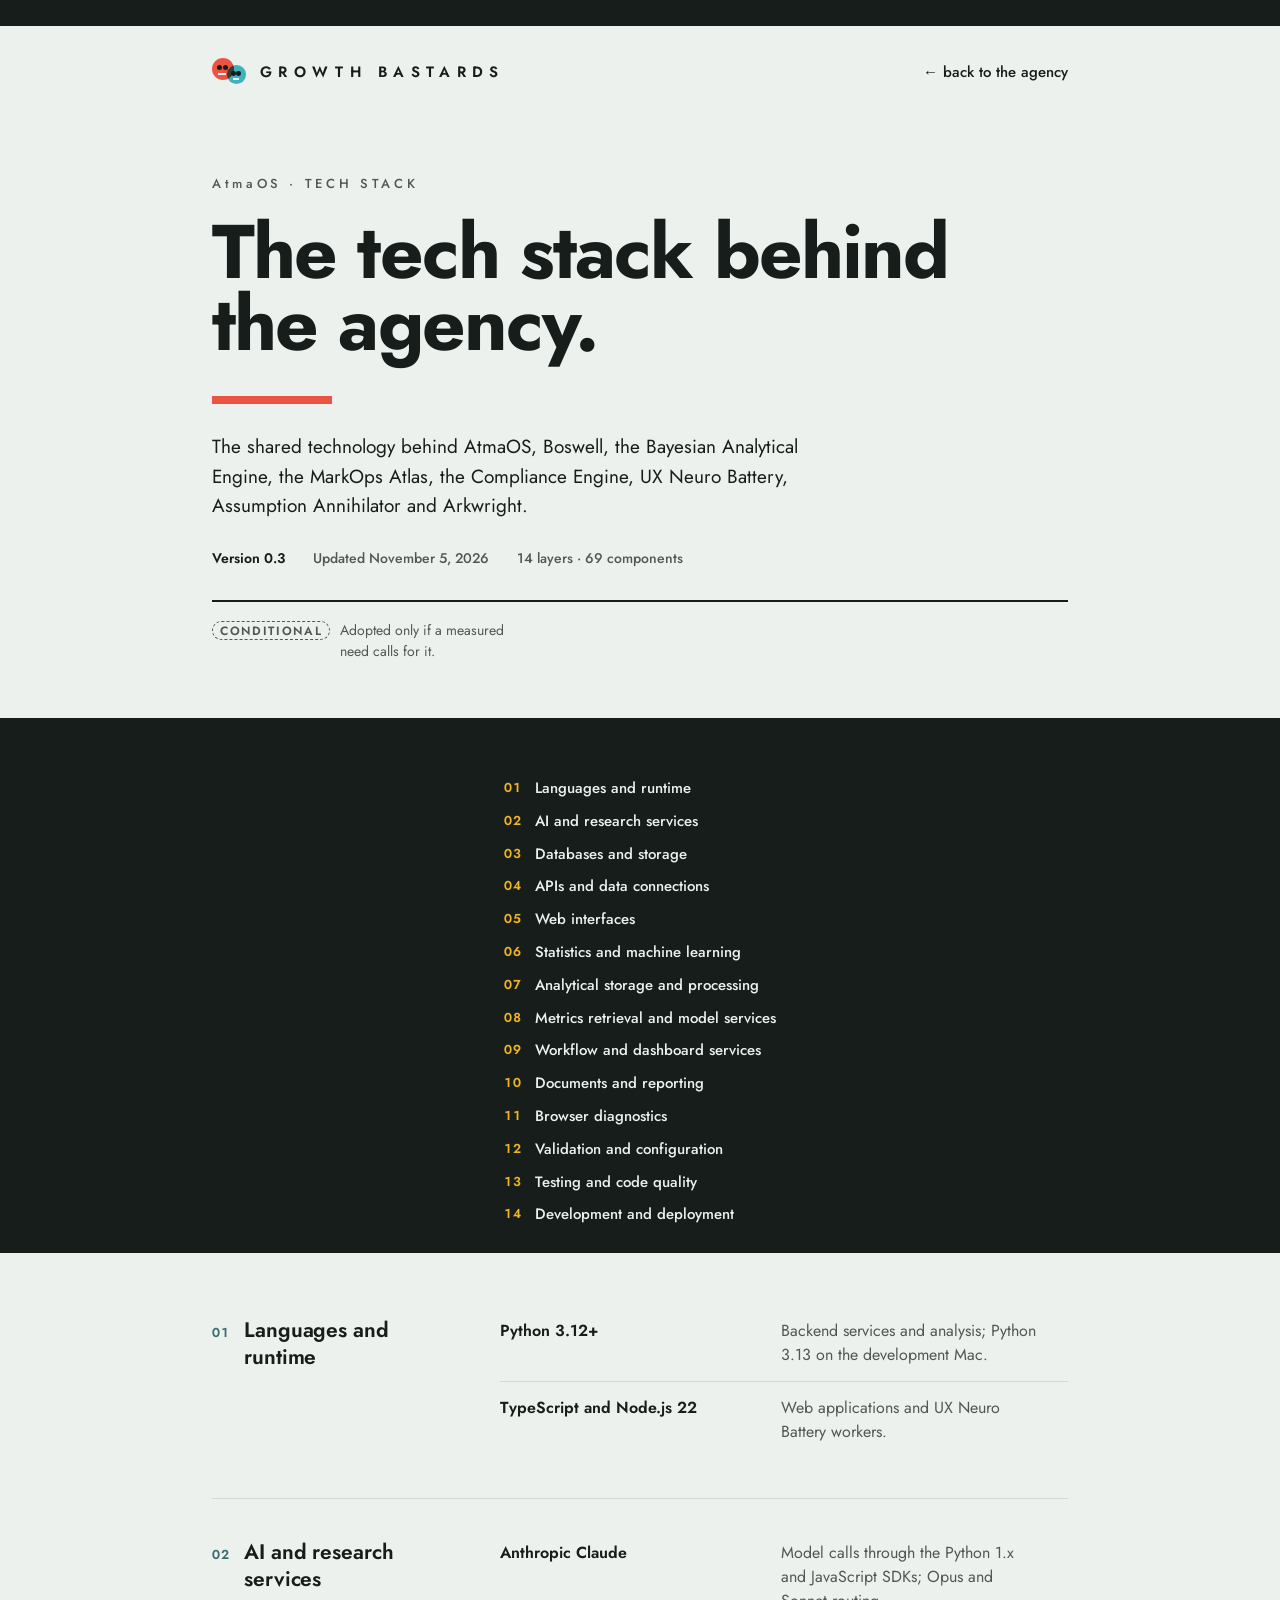
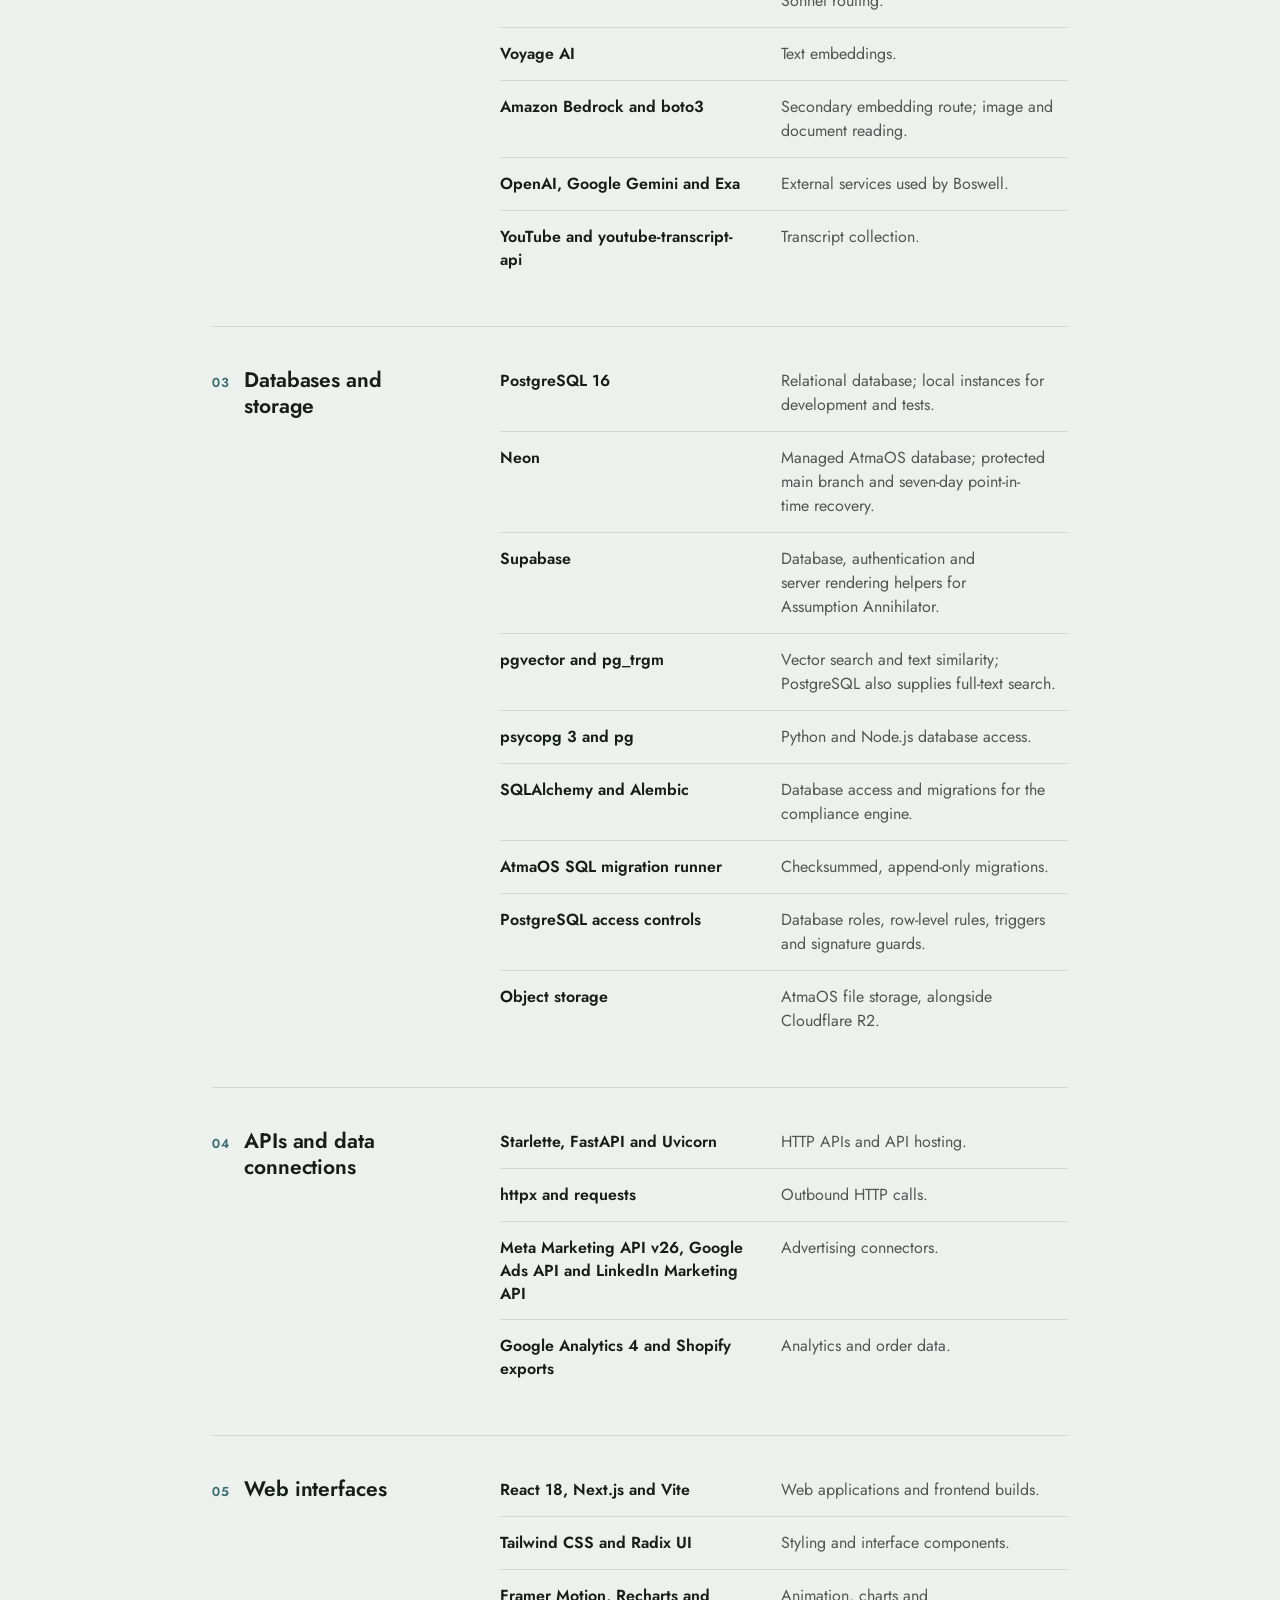
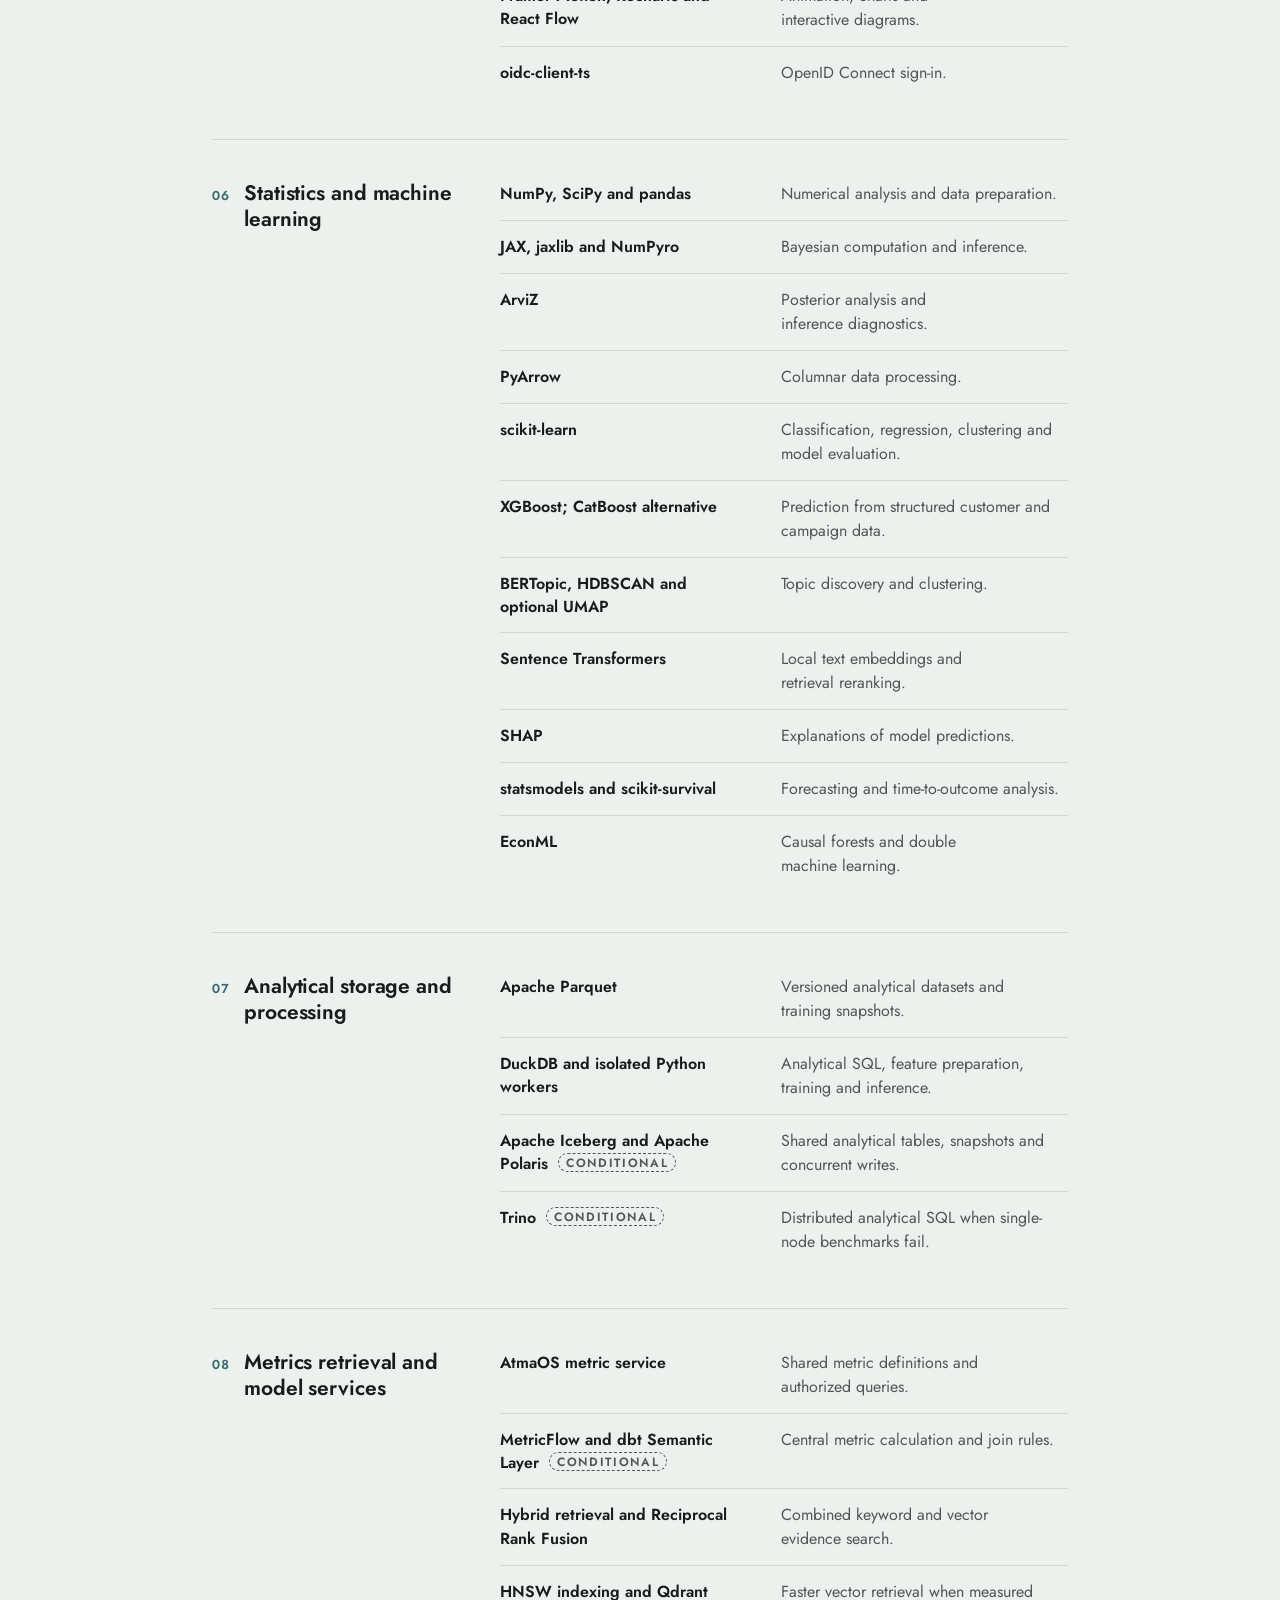
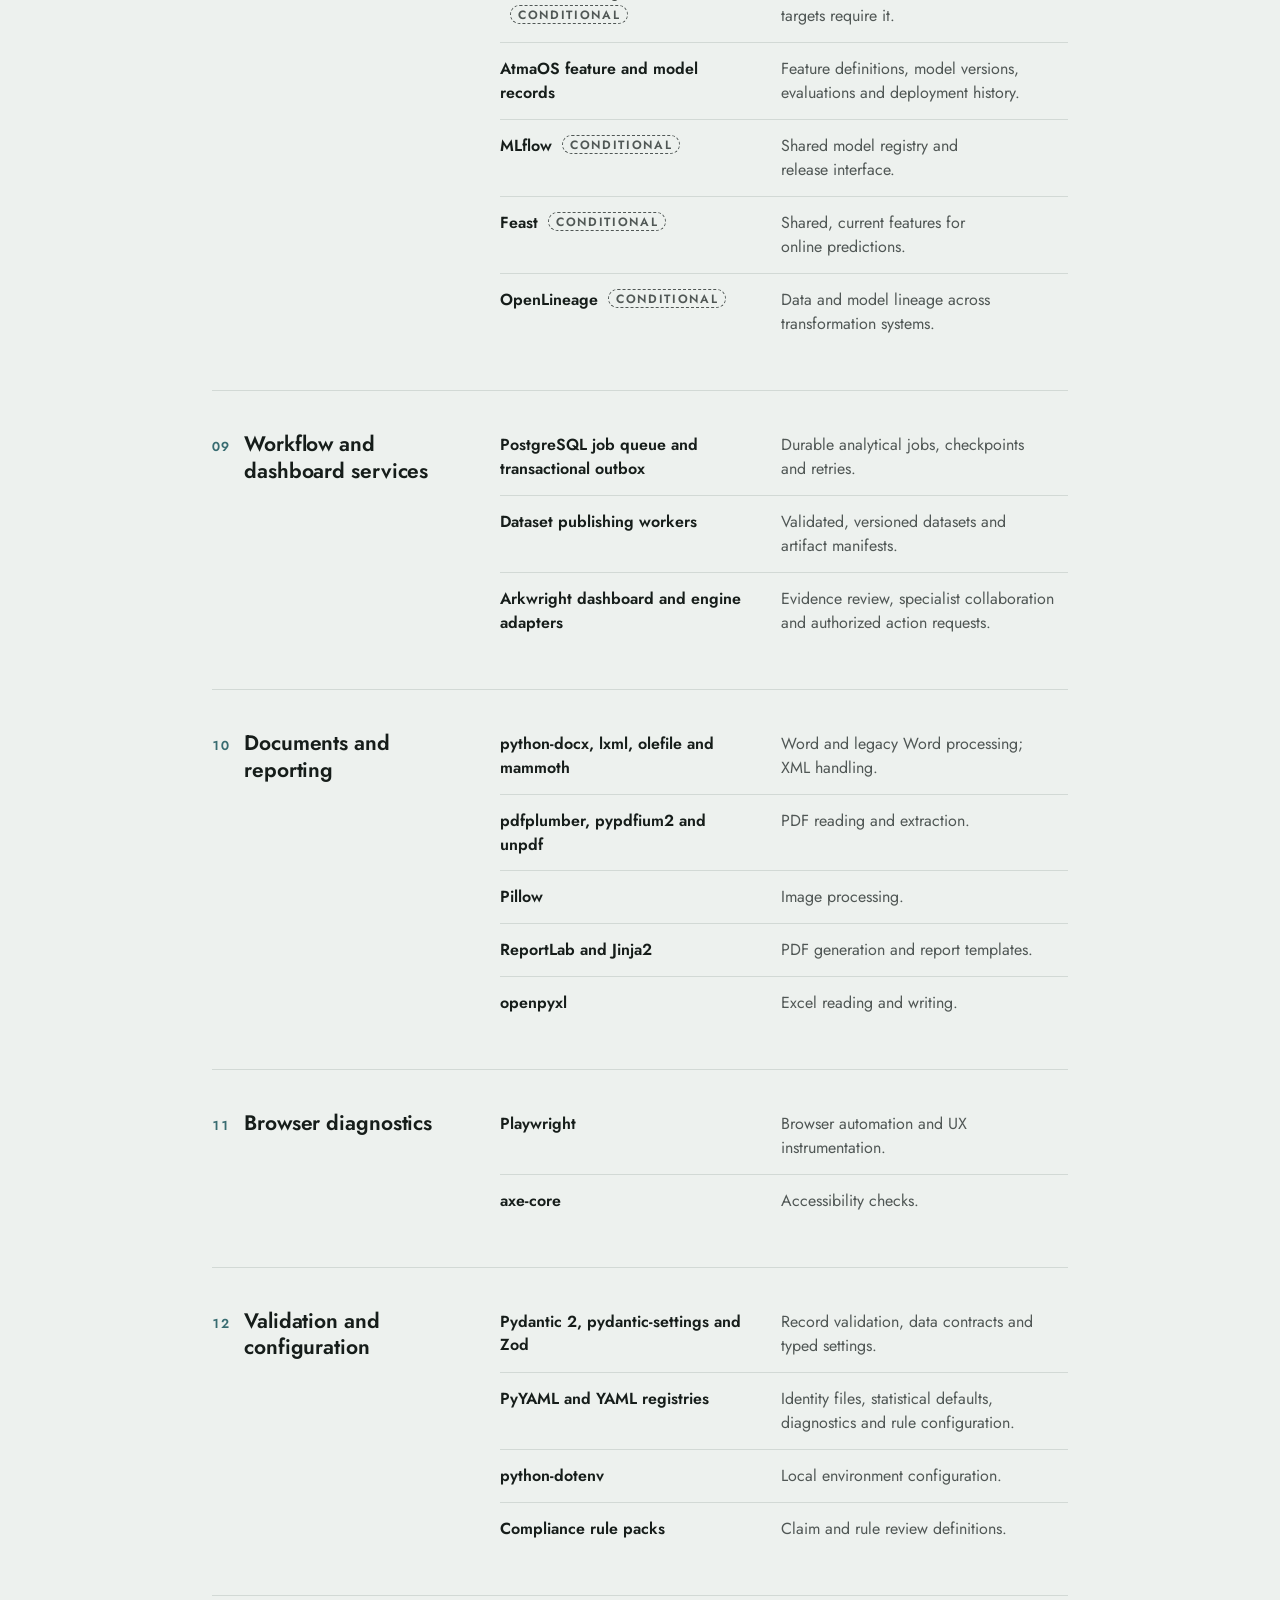
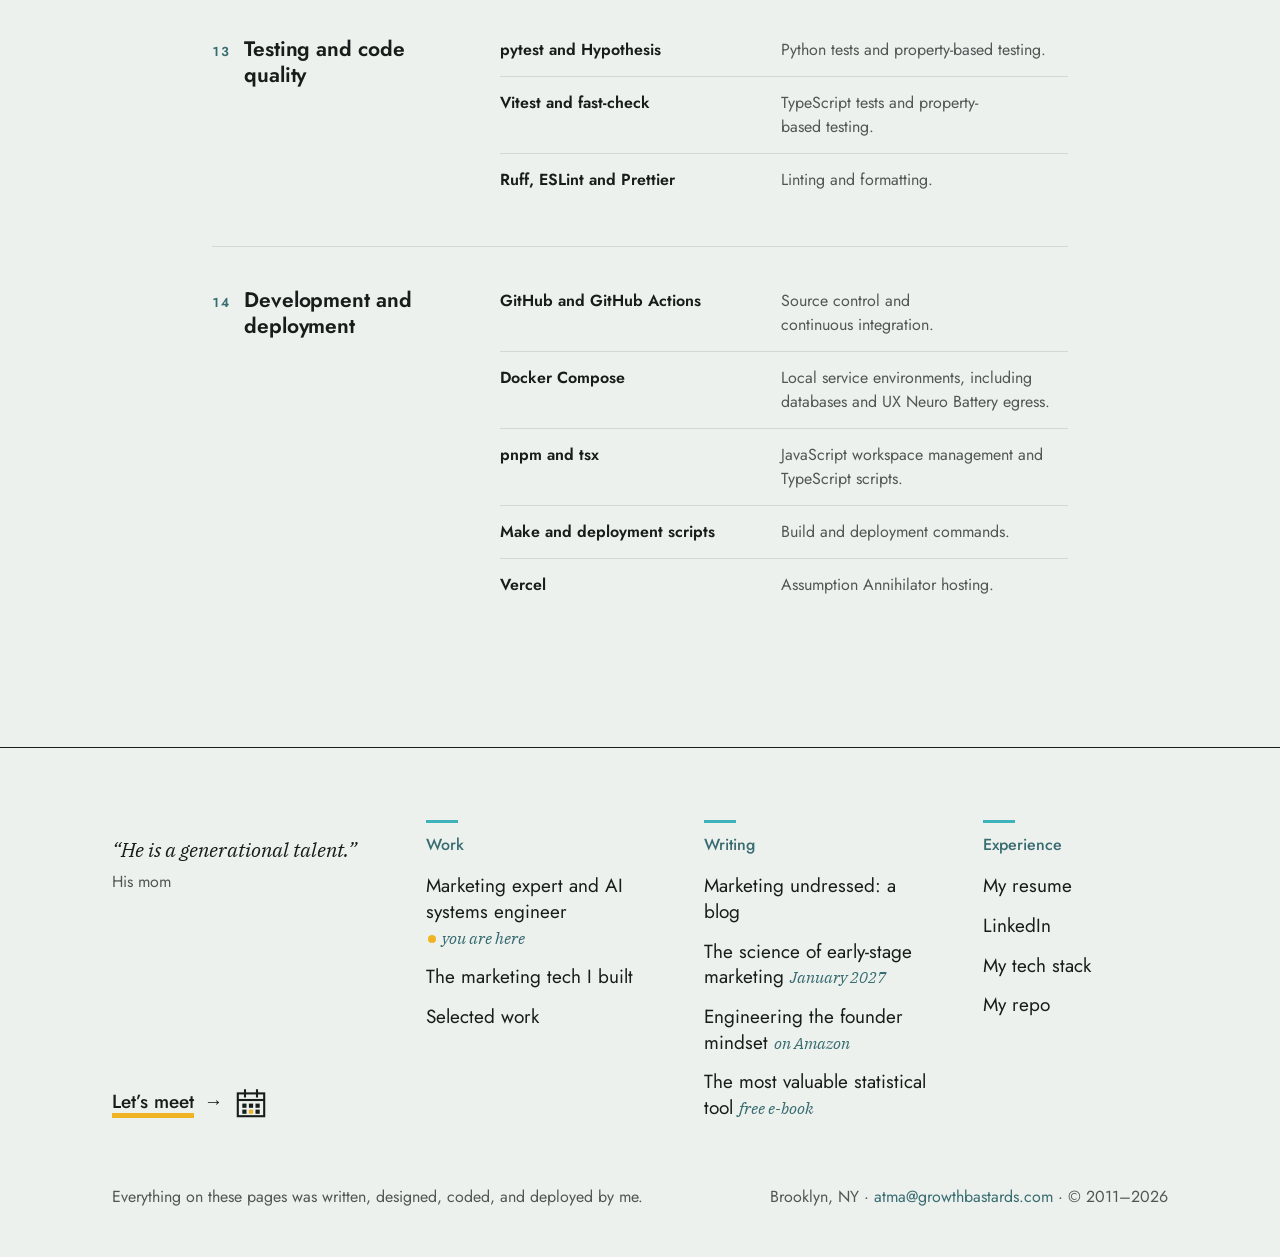
<file: tech-stack.html>
<!doctype html>
<html lang="en">
<head>
<meta charset="utf-8">
<meta name="viewport" content="width=device-width, initial-scale=1">
<title>Tech Stack | Growth Bastards</title>
<meta name="description" content="The technology behind AtmaOS and the Growth Bastards agentic marketing organization: languages, AI services, data, statistics, interfaces and deployment.">
<link rel="canonical" href="https://growthbastards.com/tech-stack.html">
<meta name="robots" content="index, follow, max-image-preview:large">
<meta name="author" content="Atma Degeyndt">
<meta property="og:type" content="website">
<meta property="og:site_name" content="Growth Bastards">
<meta property="og:locale" content="en_US">
<meta property="og:url" content="https://growthbastards.com/tech-stack.html">
<meta property="og:title" content="The tech stack behind Growth Bastards">
<meta property="og:description" content="The technology behind AtmaOS and the Growth Bastards agentic marketing organization: languages, AI services, data, statistics, interfaces and deployment.">
<meta property="og:image" content="https://growthbastards.com/og-tech-stack.jpg">
<meta property="og:image:width" content="1200">
<meta property="og:image:height" content="630">
<meta name="twitter:card" content="summary_large_image">
<meta name="twitter:title" content="The tech stack behind Growth Bastards">
<meta name="twitter:description" content="The technology behind AtmaOS and the Growth Bastards agentic marketing organization: languages, AI services, data, statistics, interfaces and deployment.">
<meta name="twitter:image" content="https://growthbastards.com/og-tech-stack.jpg">
<link rel="icon" href="/favicon.ico" sizes="32x32">
<link rel="icon" href="/favicon.svg" type="image/svg+xml">
<link rel="apple-touch-icon" href="/apple-touch-icon.png">
<link rel="manifest" href="/site.webmanifest">
<meta name="theme-color" content="#161D1A">
<link rel="preconnect" href="https://fonts.googleapis.com">
<link rel="preconnect" href="https://fonts.gstatic.com" crossorigin>
<link rel="stylesheet" href="https://fonts.googleapis.com/css2?family=Jost:wght@400;500;600;700&display=swap">
<style>
html{scroll-behavior:smooth;-webkit-text-size-adjust:100%;text-size-adjust:100%}
body{margin:0;background:#EDF1EE;color:#161D1A;-webkit-font-smoothing:antialiased;font-family:Jost,Futura,'Century Gothic',sans-serif}
a{color:#386C71;text-decoration-thickness:2px;text-underline-offset:3px}
a:hover{color:#EB5443}
a:focus-visible{outline:3px solid currentColor;outline-offset:3px}
::selection{background:#F0B323;color:#161D1A}
@media (prefers-reduced-motion:reduce){html{scroll-behavior:auto}}
.skip{position:absolute;left:-9999px;top:12px;z-index:100;background:#161D1A;color:#EDF1EE;padding:12px 18px;font:600 15px/1 Jost,sans-serif;text-decoration:none}
.skip:focus{left:12px}
.wrap{max-width:1080px;margin:0 auto;padding-left:clamp(20px,10.4vw,112px);padding-right:clamp(20px,10.4vw,112px);box-sizing:border-box}
.topbar{height:26px;background:#161D1A}
nav:where(:not(.af *)){display:flex;justify-content:space-between;align-items:center;gap:20px;flex-wrap:wrap;padding-top:32px}
.brand{display:flex;align-items:center;gap:12px;color:#161D1A;text-decoration:none}
.brand:hover{color:#161D1A}
.mark{position:relative;width:36px;height:28.32px;flex:none;isolation:isolate}
.mark span{position:absolute}
.word{font:600 15px/1 Jost,sans-serif;letter-spacing:0.42em;white-space:nowrap}
.back{font:500 15px/1 Jost,sans-serif;color:#161D1A;text-decoration:none}
.back:hover{color:#EB5443}
header .intro{padding:clamp(56px,8vw,88px) 0 56px}
.eyebrow{font:500 13px/1.5 Jost,sans-serif;letter-spacing:0.28em;text-transform:uppercase;margin:0 0 22px;color:#505755}
h1{margin:0;font:700 clamp(40px,7vw,76px)/0.95 Jost,sans-serif;letter-spacing:-0.025em;max-width:780px}
.rule{width:120px;height:8px;background:#EB5443;margin:36px 0 28px}
.lede{margin:0;max-width:640px;font:400 19px/1.55 Jost,sans-serif;text-wrap:pretty}
.meta{display:flex;flex-wrap:wrap;gap:10px 28px;margin:28px 0 0;padding:0;list-style:none;font:500 14px/1.4 Jost,sans-serif;color:#505755}
.meta strong{color:#161D1A;font-weight:600}
.legend{display:flex;flex-wrap:wrap;gap:12px 28px;margin:32px 0 0;padding:18px 0 0;border-top:2px solid #161D1A;font:400 14px/1.5 Jost,sans-serif;color:#505755}
.legend div{display:flex;align-items:baseline;gap:10px;max-width:300px}
.tag{display:inline-block;vertical-align:2px;margin-left:10px;padding:3px 7px 2px;font:600 12px/1 Jost,sans-serif;letter-spacing:0.14em;text-transform:uppercase;border:1.5px solid currentColor;border-radius:999px;white-space:nowrap}
.legend .tag{margin-left:0;flex:none}
.tag-conditional{color:#505755;border-style:dashed}
.toc{background:#161D1A;color:#EDF1EE}
.toc ol{list-style:none;margin:0;padding:28px 0;display:grid;grid-template-columns:repeat(auto-fill,minmax(230px,1fr));gap:12px 28px}
.toc a{color:#EDF1EE;text-decoration:none;font:500 15px/1.35 Jost,sans-serif;display:flex;gap:12px}
.toc a:hover{color:#F0B323}
.num{font:600 13px/1.6 Jost,sans-serif;letter-spacing:0.08em;color:#386C71;font-variant-numeric:tabular-nums;flex:none} .toc .num{color:#F0B323}
main{padding:24px 0 96px}
.layer{display:grid;grid-template-columns:minmax(0,240px) minmax(0,1fr);gap:16px 48px;padding:40px 0;border-bottom:1.5px solid #D2D9D5;scroll-margin-top:16px}
.layer:last-child{border-bottom:0}
h2{margin:0;font:600 21px/1.25 Jost,sans-serif;letter-spacing:-0.005em;display:flex;gap:14px;align-items:baseline;position:sticky;top:20px;align-self:start}
dl{margin:0}
.row{display:grid;grid-template-columns:minmax(0,1fr) minmax(0,1.15fr);gap:6px 32px;padding:14px 0;border-top:1px solid #D2D9D5}
.row:first-child{border-top:0;padding-top:2px}
dt{font:600 16px/1.45 Jost,sans-serif}
dd{margin:0;font:400 16px/1.5 Jost,sans-serif;color:#505755;text-wrap:pretty}
@media (max-width:820px){
 .layer{grid-template-columns:1fr;gap:20px}
 h2{position:static}
}
@media (max-width:560px){
 .row{grid-template-columns:1fr;gap:4px}
}
</style>
<!-- unified-footer-head:start --><link rel="stylesheet" href="/footer.css"><link rel="stylesheet" href="https://fonts.googleapis.com/css2?family=IBM+Plex+Serif:ital,wght@1,400&family=Jost:wght@400;500&display=swap"><style>.af{font:initial}</style><!-- unified-footer-head:end -->
</head>
<body>
<a class="skip" href="#main">Skip to content</a>
<header>
<div class="topbar"></div>
<div class="wrap">
<nav>
<a href="/" class="brand"><span class="mark" aria-hidden="true">
<span style="left:0;top:0;width:22.08px;height:22.08px;border-radius:50%;background:#EB5443"></span>
<span style="left:14.88px;top:7.2px;width:18.72px;height:18.72px;border-radius:50%;background:#3FB3BB;mix-blend-mode:multiply"></span>
<span style="left:4.8px;top:7.2px;width:5.28px;height:5.28px;border-radius:50%;background:#161D1A"></span>
<span style="left:11.04px;top:7.2px;width:5.28px;height:5.28px;border-radius:50%;background:#161D1A"></span>
<span style="left:19.2px;top:13.44px;width:4.32px;height:4.32px;border-radius:50%;background:#161D1A"></span>
<span style="left:24.48px;top:13.44px;width:4.32px;height:4.32px;border-radius:50%;background:#161D1A"></span>
<span style="left:6.24px;top:14.88px;width:8.16px;height:1.92px;background:#EDF1EE"></span>
<span style="left:21.12px;top:20.16px;width:6.24px;height:1.68px;background:#EDF1EE"></span>
</span><span class="word">GROWTH BASTARDS</span></a>
<a href="/" class="back">&larr; back to the agency</a>
</nav>
<div class="intro">
<p class="eyebrow"><span style="text-transform:none">AtmaOS</span> · tech stack</p>
<h1>The tech stack behind the agency.</h1>
<div class="rule"></div>
<p class="lede">The shared technology behind <span style="text-transform:none">AtmaOS</span>, Boswell, the Bayesian Analytical Engine, the <span style="text-transform:none">MarkOps</span> Atlas, the Compliance Engine, UX Neuro Battery, Assumption Annihilator and Arkwright.</p>
<ul class="meta">
<li><strong>Version 0.3</strong></li>
<li>Updated November 5, 2026</li>
<li>14 layers · 69 components</li>
</ul>
<div class="legend">
<div><span class="tag tag-conditional">conditional</span><span>Adopted only if a measured need calls for it.</span></div>
</div>
</div>
</div>
</header>
<nav class="toc" aria-label="Layers">
<div class="wrap"><ol>
<li><a href="#languages-and-runtime"><span class="num">01</span>Languages and runtime</a></li>
<li><a href="#ai-and-research-services"><span class="num">02</span>AI and research services</a></li>
<li><a href="#databases-and-storage"><span class="num">03</span>Databases and storage</a></li>
<li><a href="#apis-and-data-connections"><span class="num">04</span>APIs and data connections</a></li>
<li><a href="#web-interfaces"><span class="num">05</span>Web interfaces</a></li>
<li><a href="#statistics-and-machine-learning"><span class="num">06</span>Statistics and machine learning</a></li>
<li><a href="#analytical-storage-and-processing"><span class="num">07</span>Analytical storage and processing</a></li>
<li><a href="#metrics-retrieval-and-model-services"><span class="num">08</span>Metrics retrieval and model services</a></li>
<li><a href="#workflow-and-dashboard-services"><span class="num">09</span>Workflow and dashboard services</a></li>
<li><a href="#documents-and-reporting"><span class="num">10</span>Documents and reporting</a></li>
<li><a href="#browser-diagnostics"><span class="num">11</span>Browser diagnostics</a></li>
<li><a href="#validation-and-configuration"><span class="num">12</span>Validation and configuration</a></li>
<li><a href="#testing-and-code-quality"><span class="num">13</span>Testing and code quality</a></li>
<li><a href="#development-and-deployment"><span class="num">14</span>Development and deployment</a></li>
</ol></div>
</nav>
<main id="main">
<div class="wrap">
<section class="layer" id="languages-and-runtime">
<h2><span class="num">01</span>Languages and runtime</h2>
<dl>
<div class="row"><dt>Python 3.12+</dt><dd>Backend services and analysis; Python 3.13 on the development Mac.</dd></div>
<div class="row"><dt>TypeScript and Node.js 22</dt><dd>Web applications and UX Neuro Battery workers.</dd></div>
</dl>
</section>
<section class="layer" id="ai-and-research-services">
<h2><span class="num">02</span>AI and research services</h2>
<dl>
<div class="row"><dt>Anthropic Claude</dt><dd>Model calls through the Python 1.x and JavaScript SDKs; Opus and Sonnet routing.</dd></div>
<div class="row"><dt>Voyage AI</dt><dd>Text embeddings.</dd></div>
<div class="row"><dt>Amazon Bedrock and boto3</dt><dd>Secondary embedding route; image and document reading.</dd></div>
<div class="row"><dt>OpenAI, Google Gemini and Exa</dt><dd>External services used by Boswell.</dd></div>
<div class="row"><dt>YouTube and youtube-transcript-api</dt><dd>Transcript collection.</dd></div>
</dl>
</section>
<section class="layer" id="databases-and-storage">
<h2><span class="num">03</span>Databases and storage</h2>
<dl>
<div class="row"><dt>PostgreSQL 16</dt><dd>Relational database; local instances for development and tests.</dd></div>
<div class="row"><dt>Neon</dt><dd>Managed <span style="text-transform:none">AtmaOS</span> database; protected main branch and seven-day point-in-time recovery.</dd></div>
<div class="row"><dt>Supabase</dt><dd>Database, authentication and server rendering helpers for Assumption Annihilator.</dd></div>
<div class="row"><dt>pgvector and pg_trgm</dt><dd>Vector search and text similarity; PostgreSQL also supplies full-text search.</dd></div>
<div class="row"><dt>psycopg 3 and pg</dt><dd>Python and Node.js database access.</dd></div>
<div class="row"><dt>SQLAlchemy and Alembic</dt><dd>Database access and migrations for the compliance engine.</dd></div>
<div class="row"><dt><span style="text-transform:none">AtmaOS</span> SQL migration runner</dt><dd>Checksummed, append-only migrations.</dd></div>
<div class="row"><dt>PostgreSQL access controls</dt><dd>Database roles, row-level rules, triggers and signature guards.</dd></div>
<div class="row"><dt>Object storage</dt><dd><span style="text-transform:none">AtmaOS</span> file storage, alongside Cloudflare R2.</dd></div>
</dl>
</section>
<section class="layer" id="apis-and-data-connections">
<h2><span class="num">04</span>APIs and data connections</h2>
<dl>
<div class="row"><dt>Starlette, FastAPI and Uvicorn</dt><dd>HTTP APIs and API hosting.</dd></div>
<div class="row"><dt>httpx and requests</dt><dd>Outbound HTTP calls.</dd></div>
<div class="row"><dt>Meta Marketing API v26, Google Ads API and LinkedIn Marketing API</dt><dd>Advertising connectors.</dd></div>
<div class="row"><dt>Google Analytics 4 and Shopify exports</dt><dd>Analytics and order data.</dd></div>
</dl>
</section>
<section class="layer" id="web-interfaces">
<h2><span class="num">05</span>Web interfaces</h2>
<dl>
<div class="row"><dt>React 18, Next.js and Vite</dt><dd>Web applications and frontend builds.</dd></div>
<div class="row"><dt>Tailwind CSS and Radix UI</dt><dd>Styling and interface components.</dd></div>
<div class="row"><dt>Framer Motion, Recharts and React Flow</dt><dd>Animation, charts and interactive diagrams.</dd></div>
<div class="row"><dt>oidc-client-ts</dt><dd>OpenID Connect sign-in.</dd></div>
</dl>
</section>
<section class="layer" id="statistics-and-machine-learning">
<h2><span class="num">06</span>Statistics and machine learning</h2>
<dl>
<div class="row"><dt>NumPy, SciPy and pandas</dt><dd>Numerical analysis and data preparation.</dd></div>
<div class="row"><dt>JAX, jaxlib and NumPyro</dt><dd>Bayesian computation and inference.</dd></div>
<div class="row"><dt>ArviZ</dt><dd>Posterior analysis and inference diagnostics.</dd></div>
<div class="row"><dt>PyArrow</dt><dd>Columnar data processing.</dd></div>
<div class="row"><dt>scikit-learn</dt><dd>Classification, regression, clustering and model evaluation.</dd></div>
<div class="row"><dt>XGBoost; CatBoost alternative</dt><dd>Prediction from structured customer and campaign data.</dd></div>
<div class="row"><dt>BERTopic, HDBSCAN and optional UMAP</dt><dd>Topic discovery and clustering.</dd></div>
<div class="row"><dt>Sentence Transformers</dt><dd>Local text embeddings and retrieval reranking.</dd></div>
<div class="row"><dt>SHAP</dt><dd>Explanations of model predictions.</dd></div>
<div class="row"><dt>statsmodels and scikit-survival</dt><dd>Forecasting and time-to-outcome analysis.</dd></div>
<div class="row"><dt>EconML</dt><dd>Causal forests and double machine learning.</dd></div>
</dl>
</section>
<section class="layer" id="analytical-storage-and-processing">
<h2><span class="num">07</span>Analytical storage and processing</h2>
<dl>
<div class="row"><dt>Apache Parquet</dt><dd>Versioned analytical datasets and training snapshots.</dd></div>
<div class="row"><dt>DuckDB and isolated Python workers</dt><dd>Analytical SQL, feature preparation, training and inference.</dd></div>
<div class="row"><dt>Apache Iceberg and Apache Polaris<span class="tag tag-conditional">conditional</span></dt><dd>Shared analytical tables, snapshots and concurrent writes.</dd></div>
<div class="row"><dt>Trino<span class="tag tag-conditional">conditional</span></dt><dd>Distributed analytical SQL when single-node benchmarks fail.</dd></div>
</dl>
</section>
<section class="layer" id="metrics-retrieval-and-model-services">
<h2><span class="num">08</span>Metrics retrieval and model services</h2>
<dl>
<div class="row"><dt><span style="text-transform:none">AtmaOS</span> metric service</dt><dd>Shared metric definitions and authorized queries.</dd></div>
<div class="row"><dt>MetricFlow and dbt Semantic Layer<span class="tag tag-conditional">conditional</span></dt><dd>Central metric calculation and join rules.</dd></div>
<div class="row"><dt>Hybrid retrieval and Reciprocal Rank Fusion</dt><dd>Combined keyword and vector evidence search.</dd></div>
<div class="row"><dt>HNSW indexing and Qdrant<span class="tag tag-conditional">conditional</span></dt><dd>Faster vector retrieval when measured targets require it.</dd></div>
<div class="row"><dt><span style="text-transform:none">AtmaOS</span> feature and model records</dt><dd>Feature definitions, model versions, evaluations and deployment history.</dd></div>
<div class="row"><dt>MLflow<span class="tag tag-conditional">conditional</span></dt><dd>Shared model registry and release interface.</dd></div>
<div class="row"><dt>Feast<span class="tag tag-conditional">conditional</span></dt><dd>Shared, current features for online predictions.</dd></div>
<div class="row"><dt>OpenLineage<span class="tag tag-conditional">conditional</span></dt><dd>Data and model lineage across transformation systems.</dd></div>
</dl>
</section>
<section class="layer" id="workflow-and-dashboard-services">
<h2><span class="num">09</span>Workflow and dashboard services</h2>
<dl>
<div class="row"><dt>PostgreSQL job queue and transactional outbox</dt><dd>Durable analytical jobs, checkpoints and retries.</dd></div>
<div class="row"><dt>Dataset publishing workers</dt><dd>Validated, versioned datasets and artifact manifests.</dd></div>
<div class="row"><dt>Arkwright dashboard and engine adapters</dt><dd>Evidence review, specialist collaboration and authorized action requests.</dd></div>
</dl>
</section>
<section class="layer" id="documents-and-reporting">
<h2><span class="num">10</span>Documents and reporting</h2>
<dl>
<div class="row"><dt>python-docx, lxml, olefile and mammoth</dt><dd>Word and legacy Word processing; XML handling.</dd></div>
<div class="row"><dt>pdfplumber, pypdfium2 and unpdf</dt><dd>PDF reading and extraction.</dd></div>
<div class="row"><dt>Pillow</dt><dd>Image processing.</dd></div>
<div class="row"><dt>ReportLab and Jinja2</dt><dd>PDF generation and report templates.</dd></div>
<div class="row"><dt>openpyxl</dt><dd>Excel reading and writing.</dd></div>
</dl>
</section>
<section class="layer" id="browser-diagnostics">
<h2><span class="num">11</span>Browser diagnostics</h2>
<dl>
<div class="row"><dt>Playwright</dt><dd>Browser automation and UX instrumentation.</dd></div>
<div class="row"><dt>axe-core</dt><dd>Accessibility checks.</dd></div>
</dl>
</section>
<section class="layer" id="validation-and-configuration">
<h2><span class="num">12</span>Validation and configuration</h2>
<dl>
<div class="row"><dt>Pydantic 2, pydantic-settings and Zod</dt><dd>Record validation, data contracts and typed settings.</dd></div>
<div class="row"><dt>PyYAML and YAML registries</dt><dd>Identity files, statistical defaults, diagnostics and rule configuration.</dd></div>
<div class="row"><dt>python-dotenv</dt><dd>Local environment configuration.</dd></div>
<div class="row"><dt>Compliance rule packs</dt><dd>Claim and rule review definitions.</dd></div>
</dl>
</section>
<section class="layer" id="testing-and-code-quality">
<h2><span class="num">13</span>Testing and code quality</h2>
<dl>
<div class="row"><dt>pytest and Hypothesis</dt><dd>Python tests and property-based testing.</dd></div>
<div class="row"><dt>Vitest and fast-check</dt><dd>TypeScript tests and property-based testing.</dd></div>
<div class="row"><dt>Ruff, ESLint and Prettier</dt><dd>Linting and formatting.</dd></div>
</dl>
</section>
<section class="layer" id="development-and-deployment">
<h2><span class="num">14</span>Development and deployment</h2>
<dl>
<div class="row"><dt>GitHub and GitHub Actions</dt><dd>Source control and continuous integration.</dd></div>
<div class="row"><dt>Docker Compose</dt><dd>Local service environments, including databases and UX Neuro Battery egress.</dd></div>
<div class="row"><dt>pnpm and tsx</dt><dd>JavaScript workspace management and TypeScript scripts.</dd></div>
<div class="row"><dt>Make and deployment scripts</dt><dd>Build and deployment commands.</dd></div>
<div class="row"><dt>Vercel</dt><dd>Assumption Annihilator hosting.</dd></div>
</dl>
</section>
</div>
</main>
<!-- unified-footer:start -->
<!-- Unified footer: growthbastards.com. Needs footer.css. Fonts this site must load: see README. -->
<style>
.af{--af-bg:#EDF1EE;--af-ink:#161D1A;--af-muted:#505755;--af-rule:#161D1A;--af-bar:#3FB3BB;--af-hi:#F0B323;
--af-head-color:#386C71;--af-note-color:#386C71;--af-hover:#386C71;--af-mail:#386C71;
--af-link:400 19px/1.35 Jost, sans-serif;--af-head:500 16px/1.3 Jost, sans-serif;--af-head-case:none;--af-head-track:normal;
--af-note:italic 400 16px/1.35 'IBM Plex Serif', serif;--af-quote:italic 400 20px/1.45 'IBM Plex Serif', serif;--af-small:400 16px/1.5 Jost, sans-serif;--af-cta:500 19px/1.3 Jost, sans-serif}
</style>
<footer class="af">
  <div class="af-wrap">
  <div class="af-grid">
    <figure class="af-quote">
      <blockquote>“He is a generational talent.”</blockquote>
      <figcaption>His mom</figcaption>
    </figure>
    <nav class="af-col work" aria-label="Work">
      <p class="af-head">Work</p>
      <ul>
      <li aria-current="page">Marketing expert and AI systems engineer <span class="af-note"><span class="af-dot"></span>you are here</span></li>
      <li><a href="https://atma.marketing/evidence/">The marketing tech I built</a></li>
      <li><a href="https://portfolio.atma.marketing/">Selected work</a></li>
      </ul>
    </nav>
    <nav class="af-col writing" aria-label="Writing">
      <p class="af-head">Writing</p>
      <ul>
      <li><a href="https://viceandvariance.com">Marketing undressed: a blog</a></li>
      <li><a href="https://zerotoamillion.marketing/">The science of early-stage marketing <span class="af-note">January 2027</span></a></li>
      <li><a href="https://startupgenius.io">Engineering the founder mindset <span class="af-note">on Amazon</span></a></li>
      <li><a href="https://viceandvariance.com/bayesian-marketing.html">The most valuable statistical tool <span class="af-note">free e-book</span></a></li>
      </ul>
    </nav>
    <nav class="af-col exp" aria-label="Experience">
      <p class="af-head">Experience</p>
      <ul>
      <li><a href="https://resume.atma.marketing/">My resume</a></li>
      <li><a href="https://www.linkedin.com/in/askatma" target="_blank" rel="noopener">LinkedIn</a></li>
      <li><a href="https://skills.atma.marketing">My tech stack</a></li>
      <li><a href="https://github.com/justatma" target="_blank" rel="noopener">My repo</a></li>
      </ul>
    </nav>
    <a class="af-cta" href="https://schedule.atma.marketing" target="_blank" rel="noopener"><span class="af-cta-text">Let’s meet</span><span aria-hidden="true">→</span><svg viewBox="0 0 30 30" fill="none" aria-hidden="true" focusable="false"><rect x="4" y="7" width="22" height="19" rx="0" stroke="currentColor" stroke-width="1.75"/><path d="M4 12.5H26" stroke="currentColor" stroke-width="1.75"/><path d="M10 4.5V9.5M20 4.5V9.5" stroke="currentColor" stroke-width="1.75" stroke-linecap="square"/><rect x="7.75" y="15.5" width="3.5" height="3.5" rx="0" fill="currentColor"/><rect x="13.25" y="15.5" width="3.5" height="3.5" rx="0" fill="currentColor"/><rect x="18.75" y="15.5" width="3.5" height="3.5" rx="0" fill="currentColor"/><rect x="7.75" y="20.5" width="3.5" height="3.5" rx="0" fill="currentColor"/><rect x="13.25" y="20.5" width="3.5" height="3.5" rx="0" fill="var(--af-hi)"/><rect x="18.75" y="20.5" width="3.5" height="3.5" rx="0" fill="currentColor"/></svg></a>
  </div>
  <div class="af-base">
    <p>Everything on these pages was written, designed, coded, and deployed by me.</p>
    <p>Brooklyn, NY · <a href="mailto:atma@growthbastards.com">atma@growthbastards.com</a><span class="af-copy"><span class="af-sep"> · </span>© 2011–2026</span></p>
  </div>
  </div>
</footer>
<!-- unified-footer:end -->
</body>
</html>
</file>
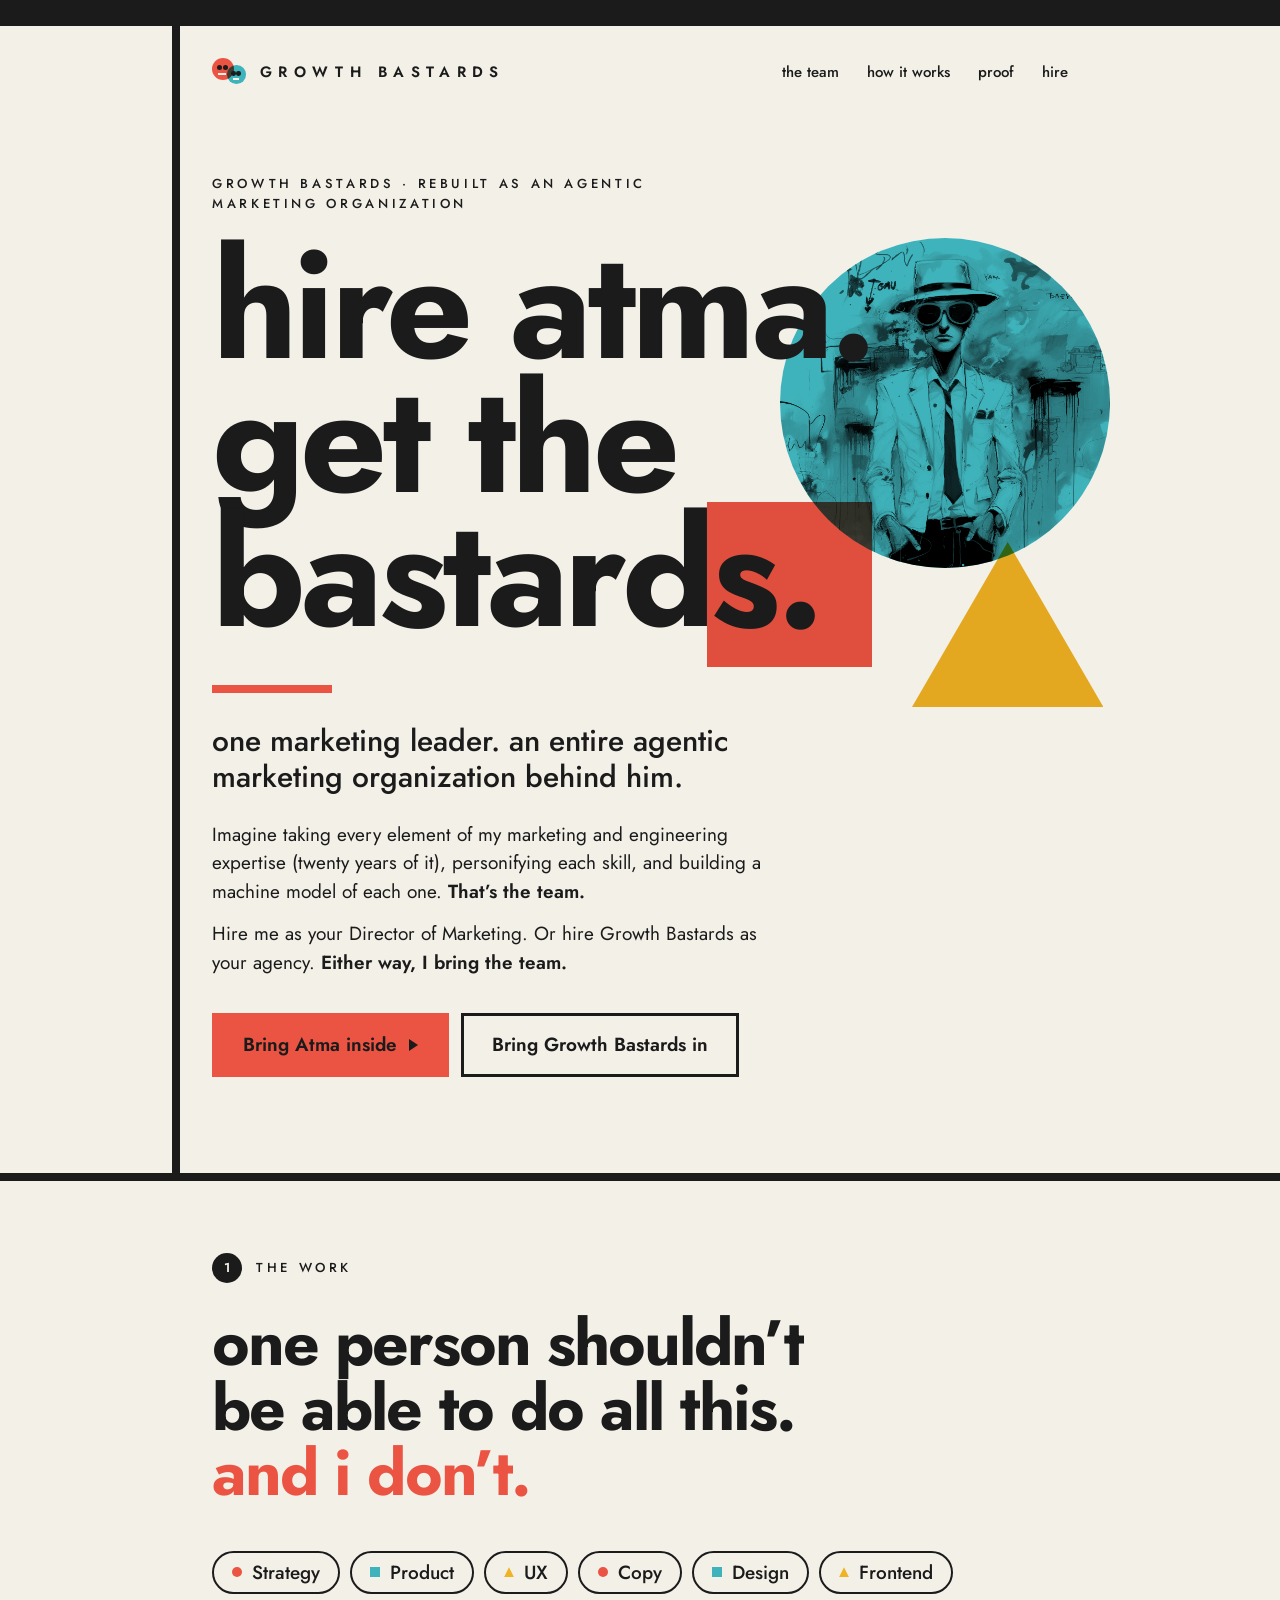
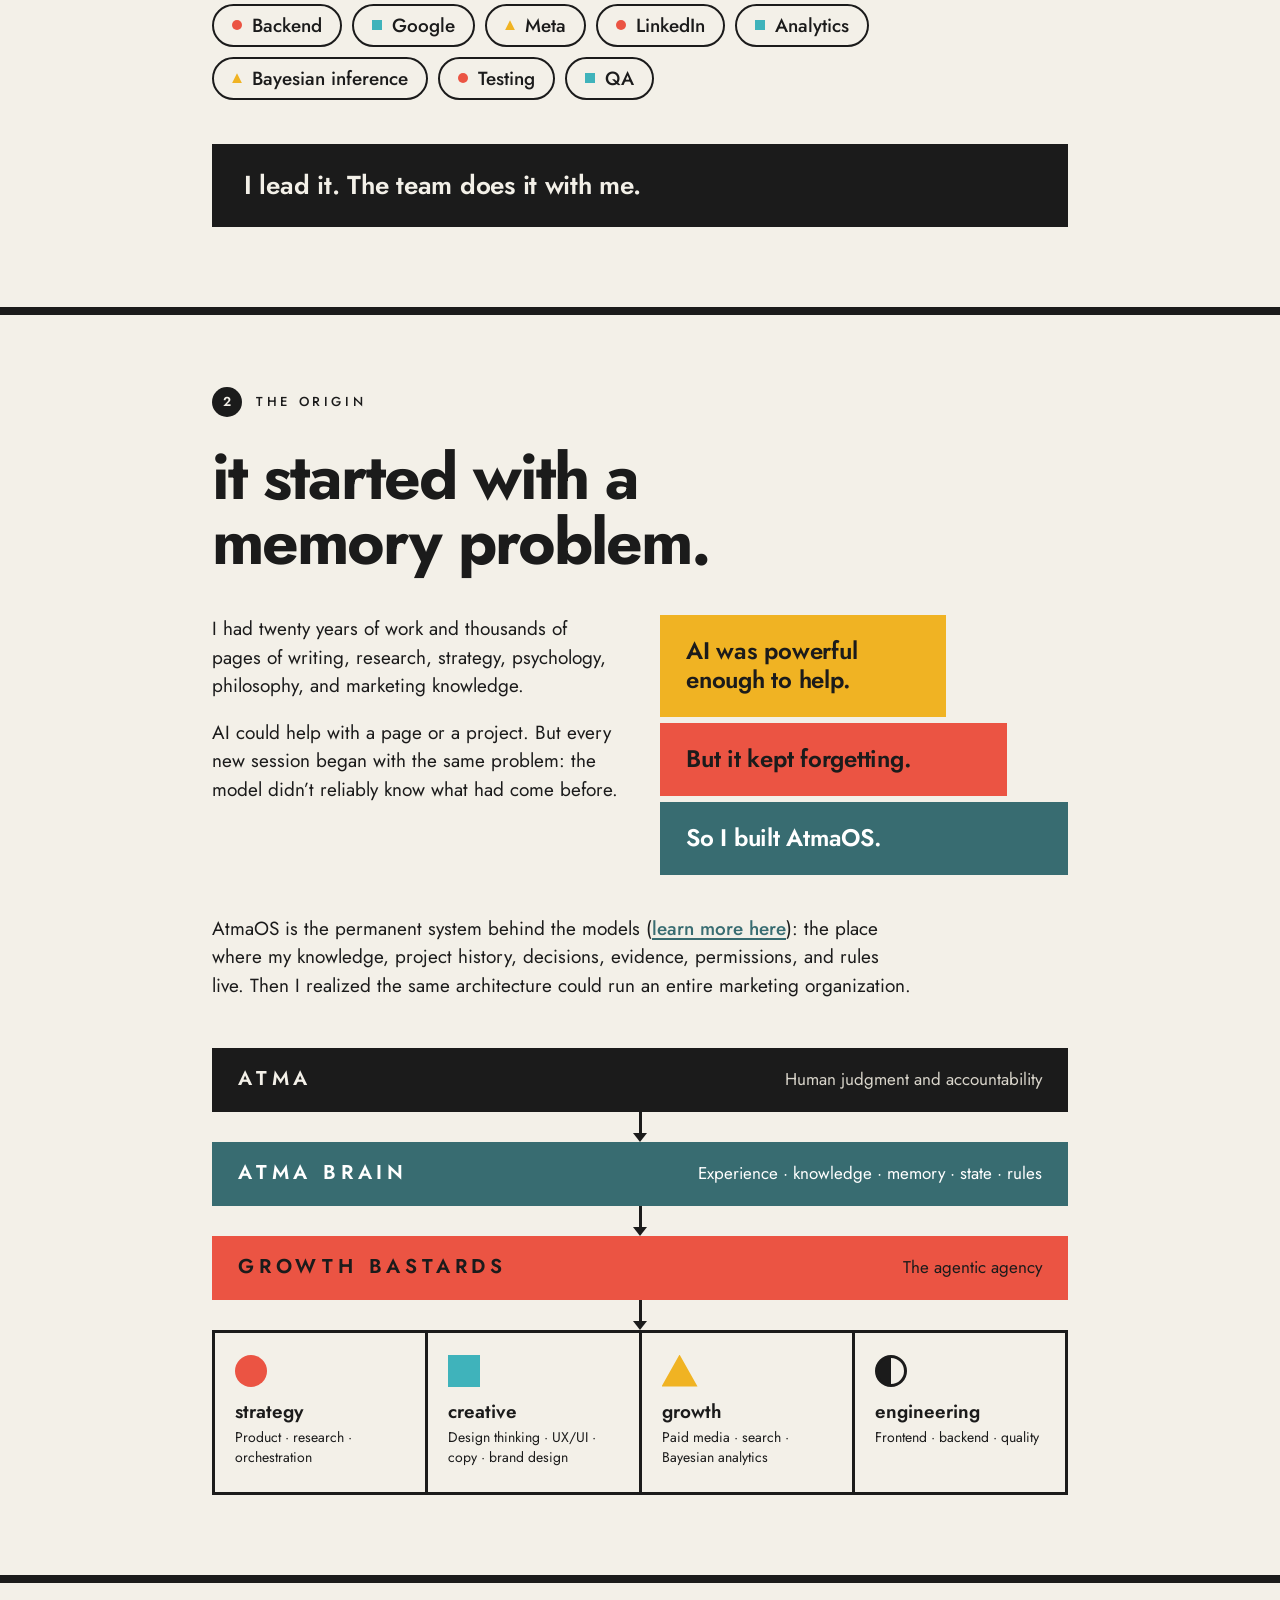
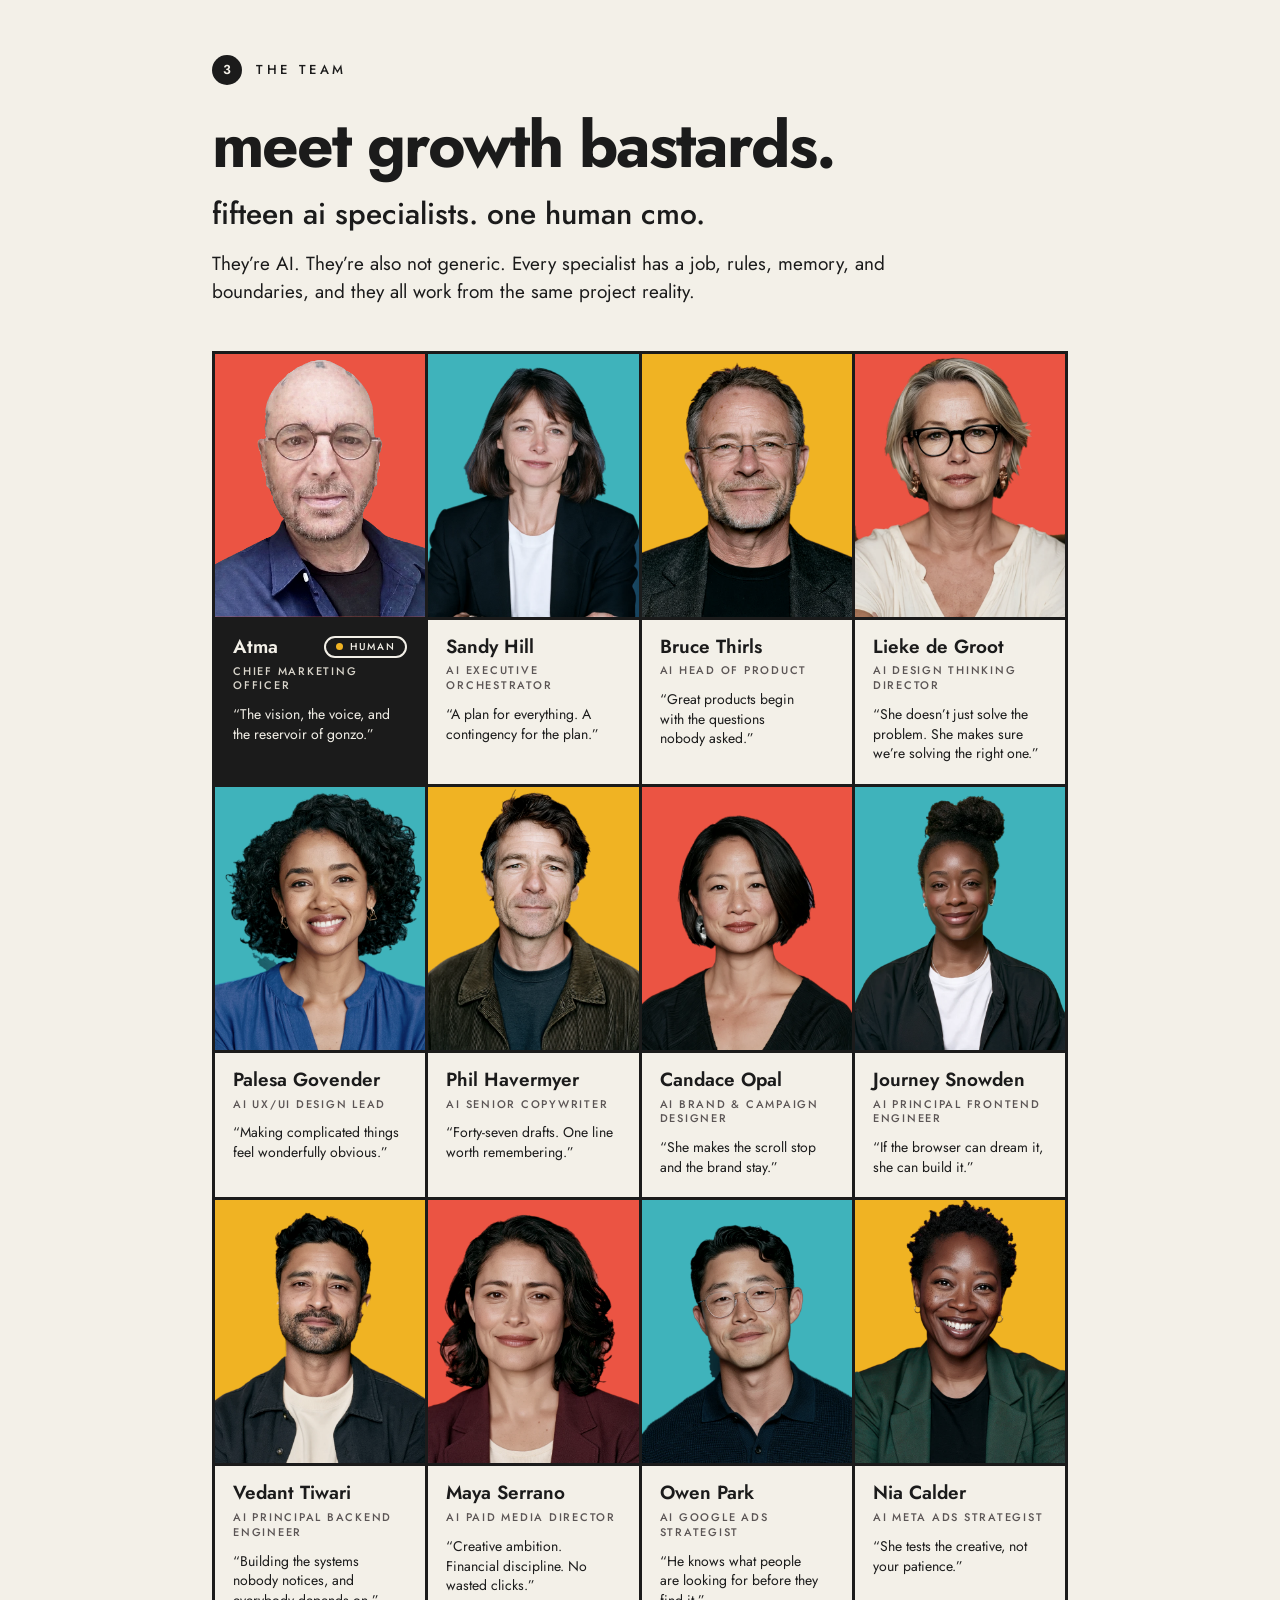
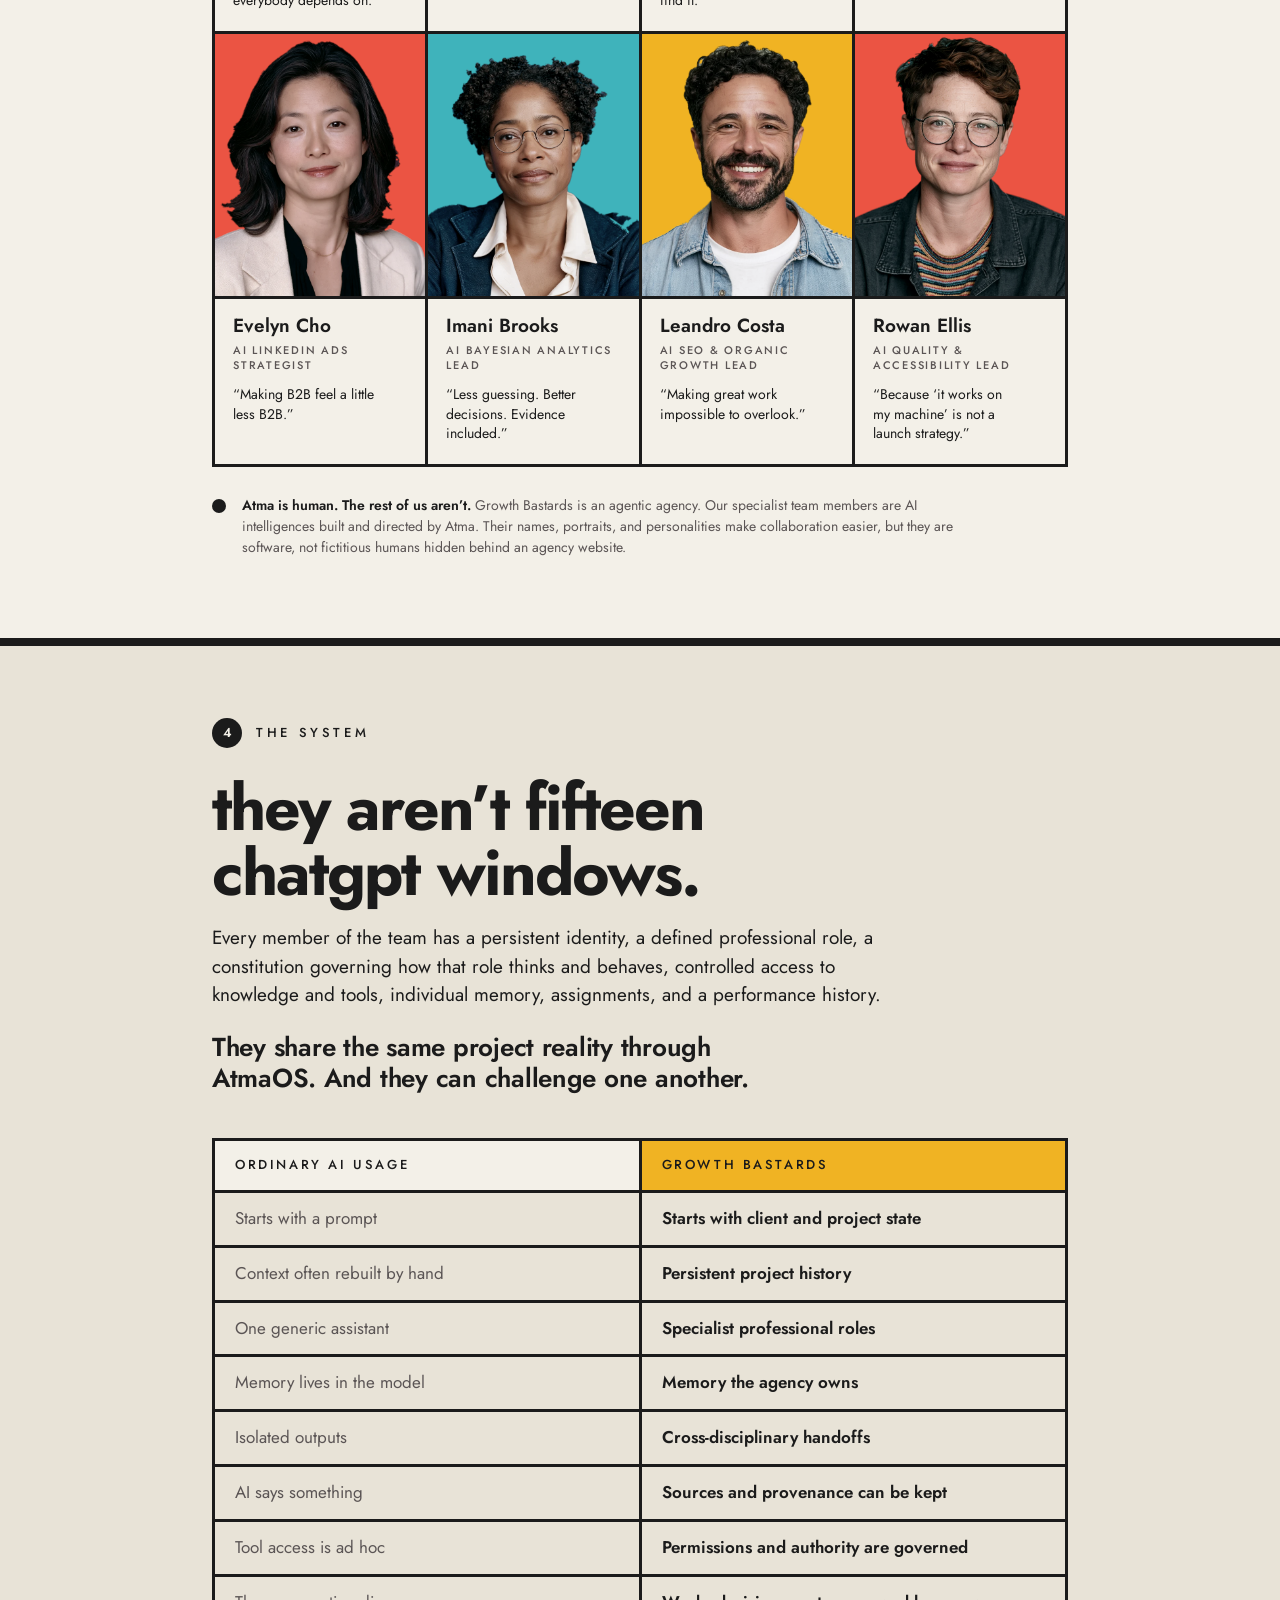
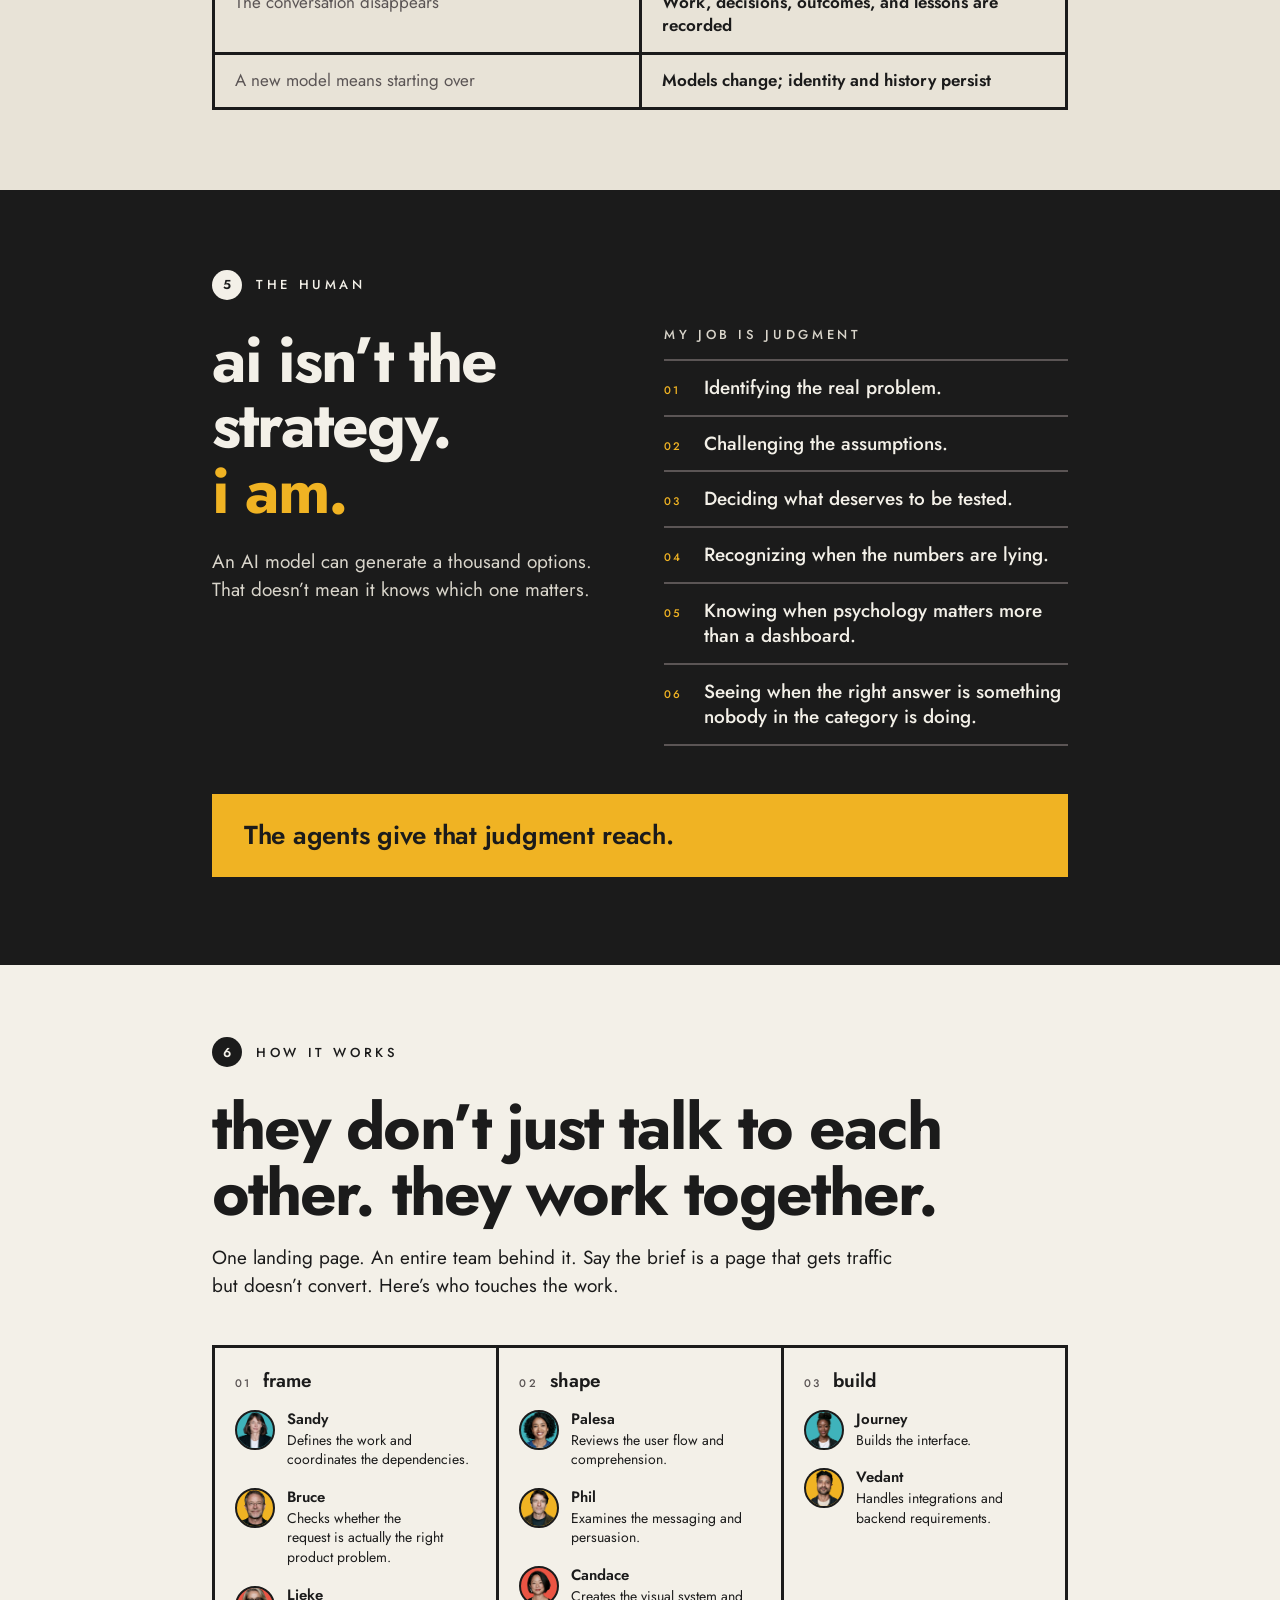
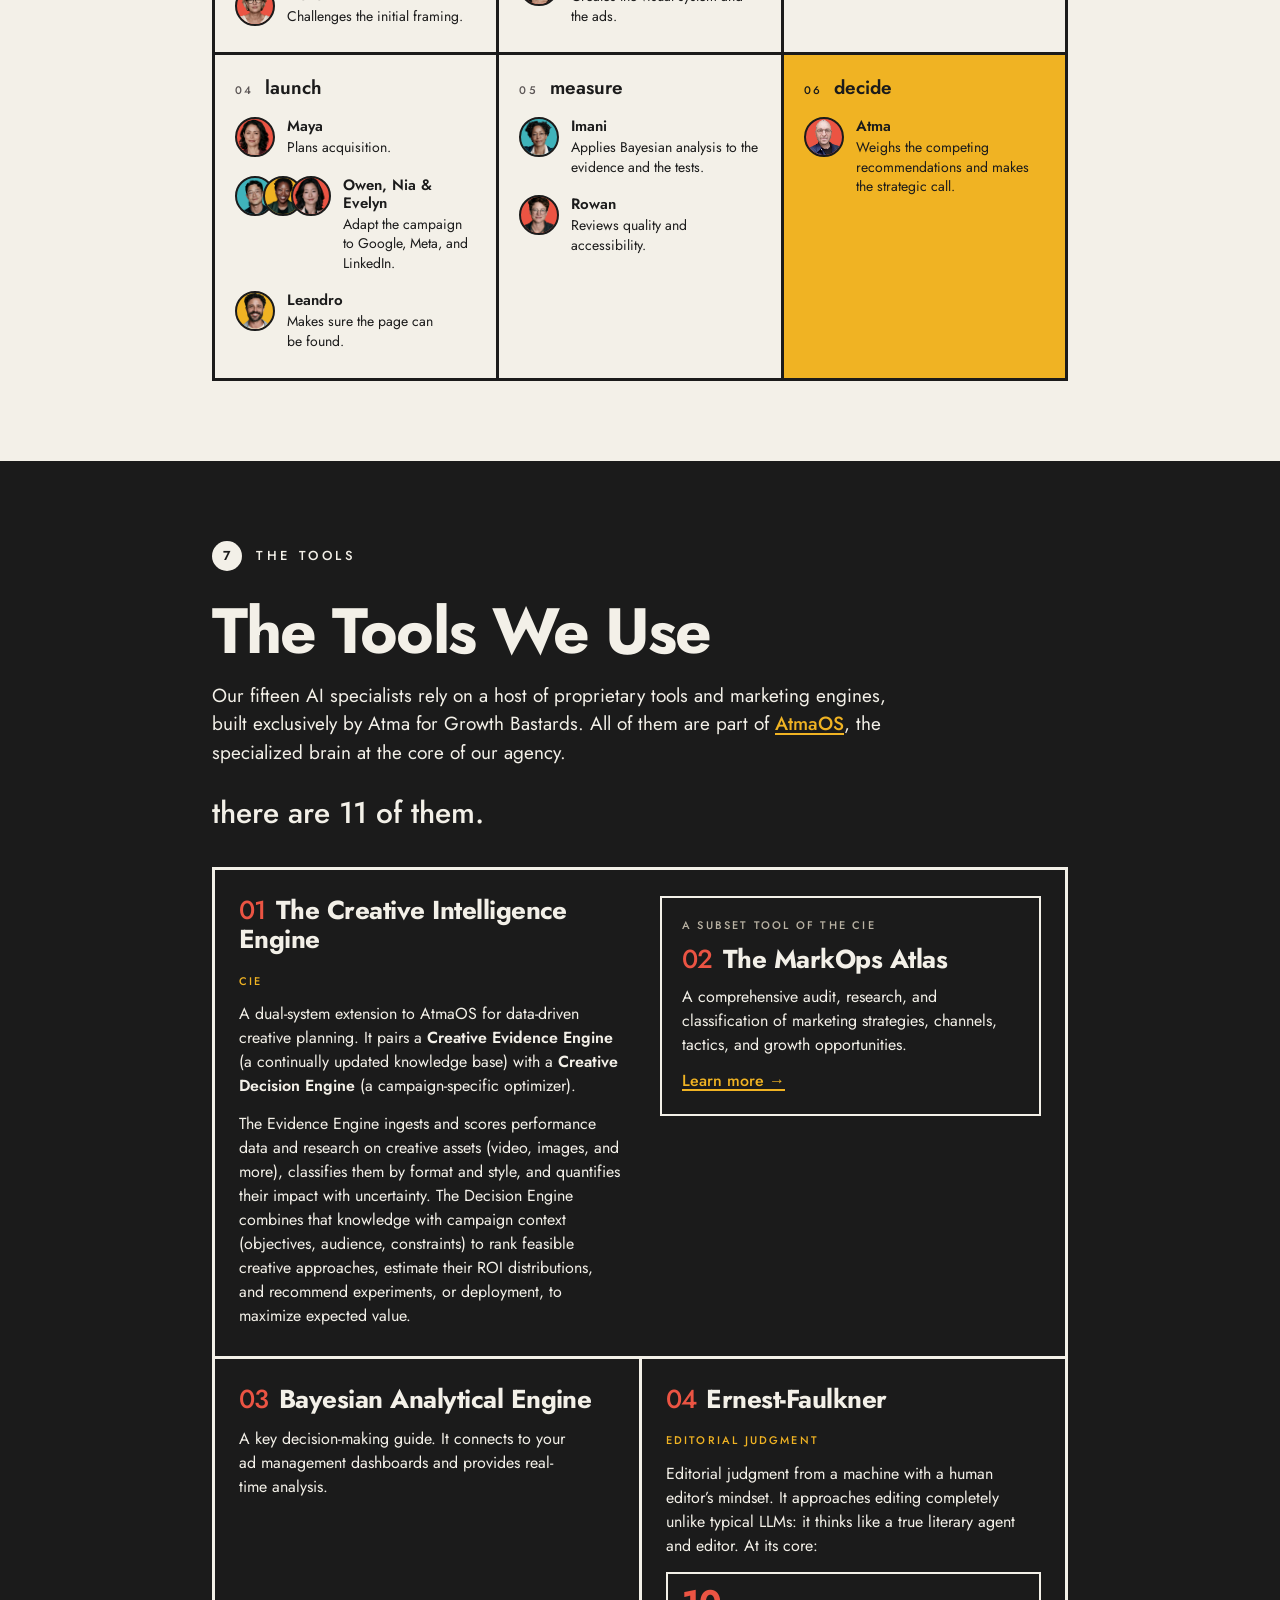
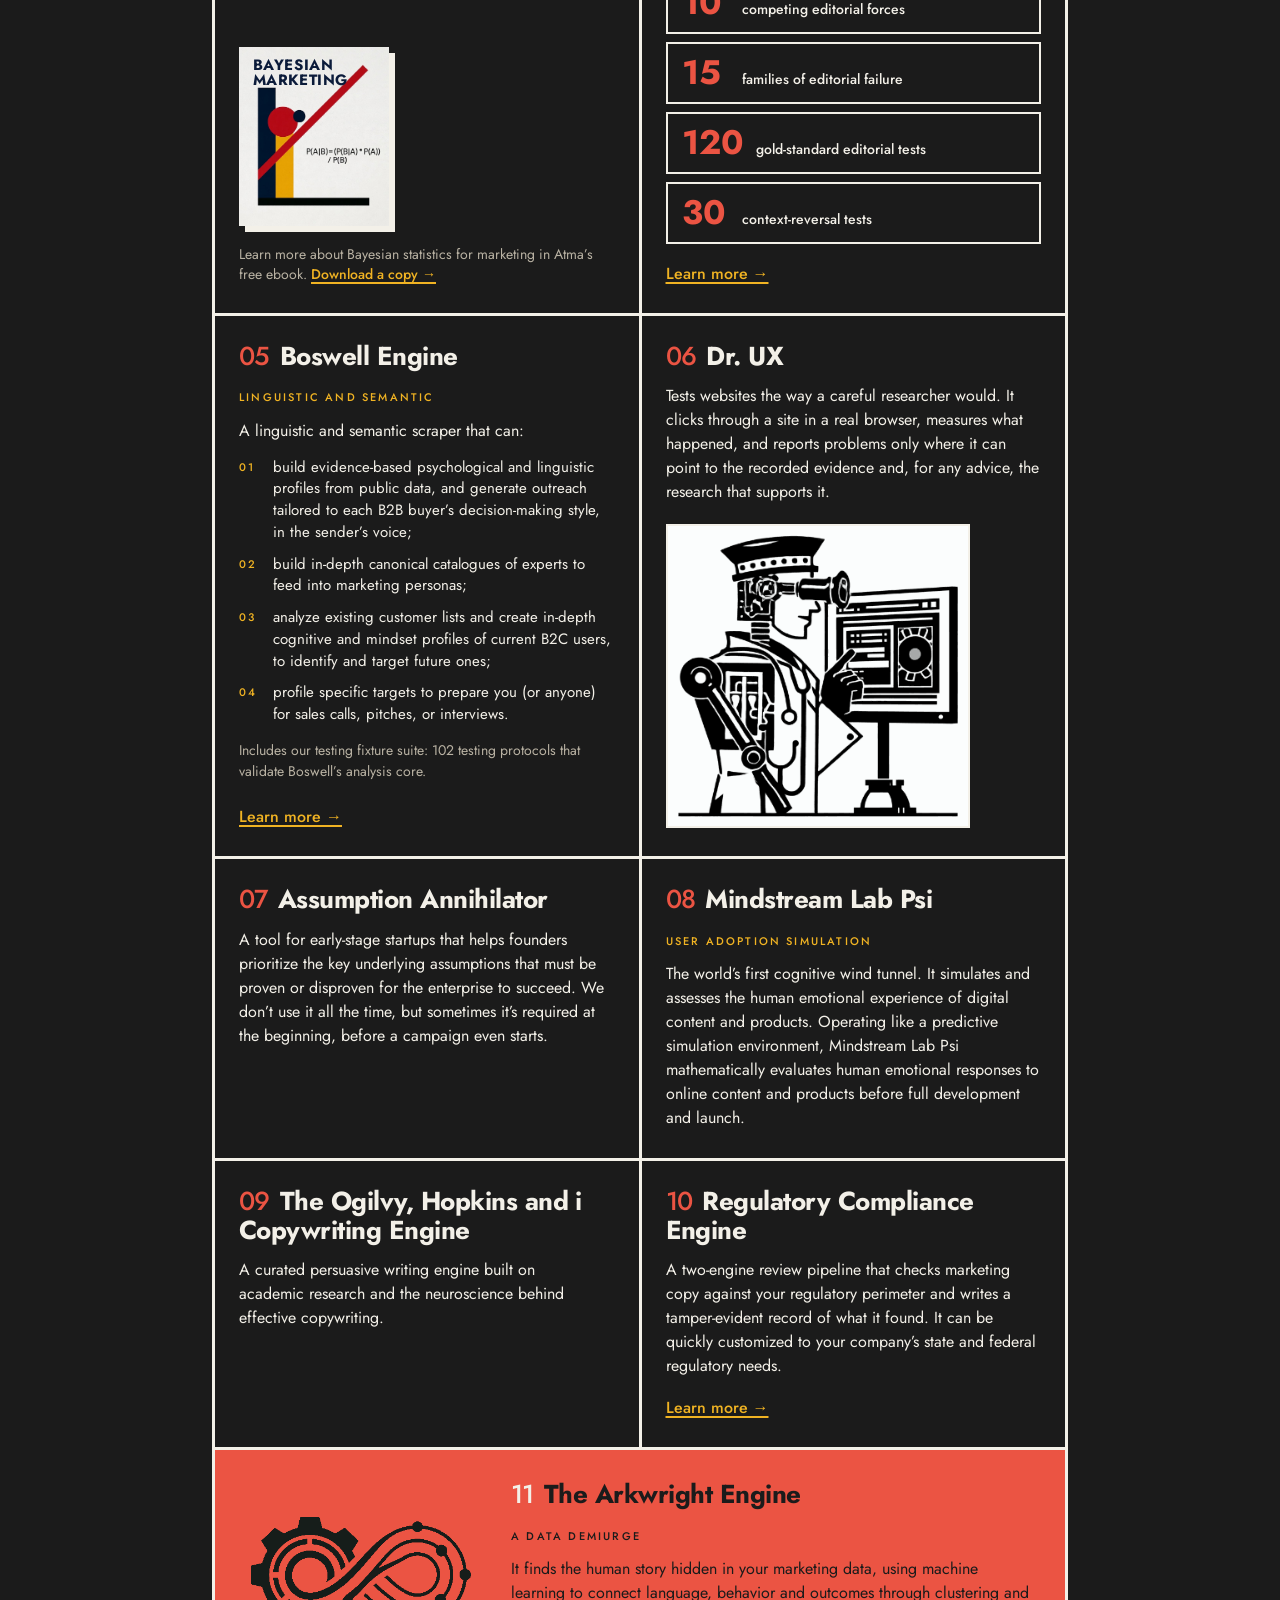
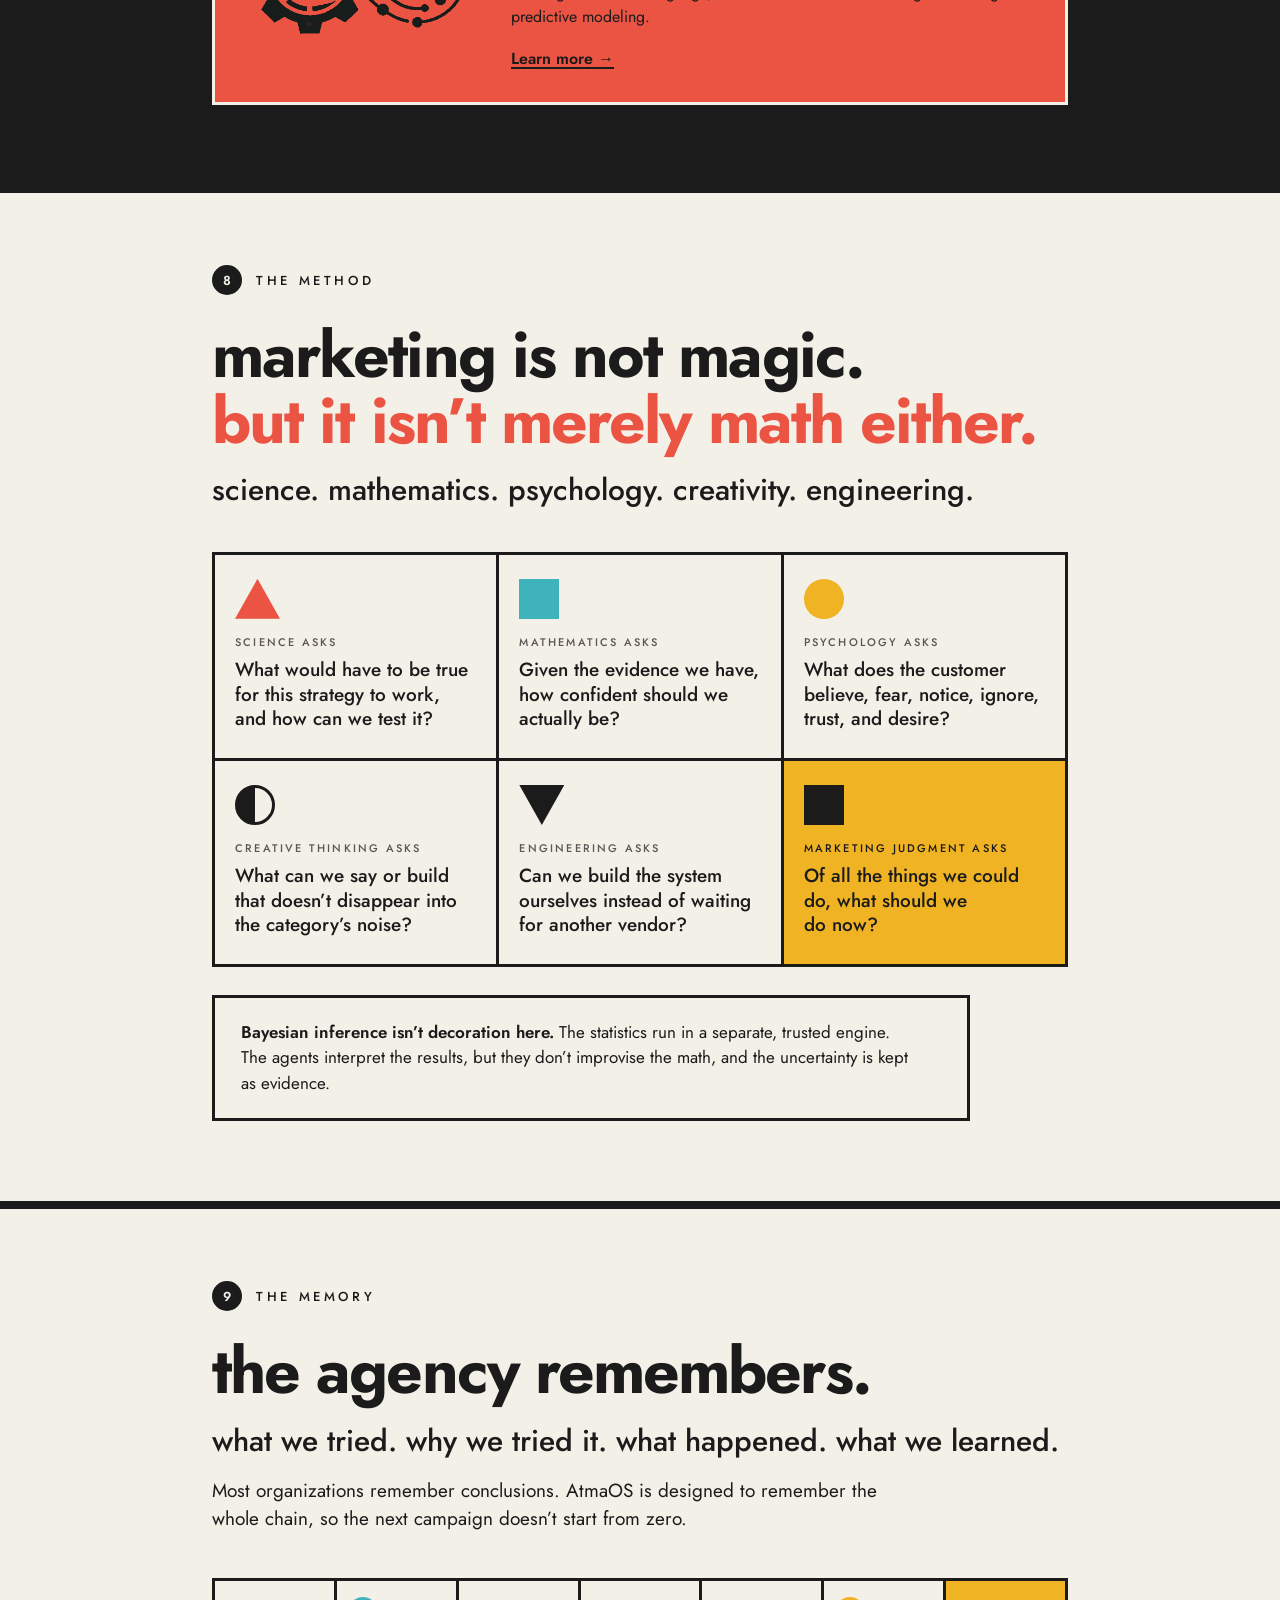
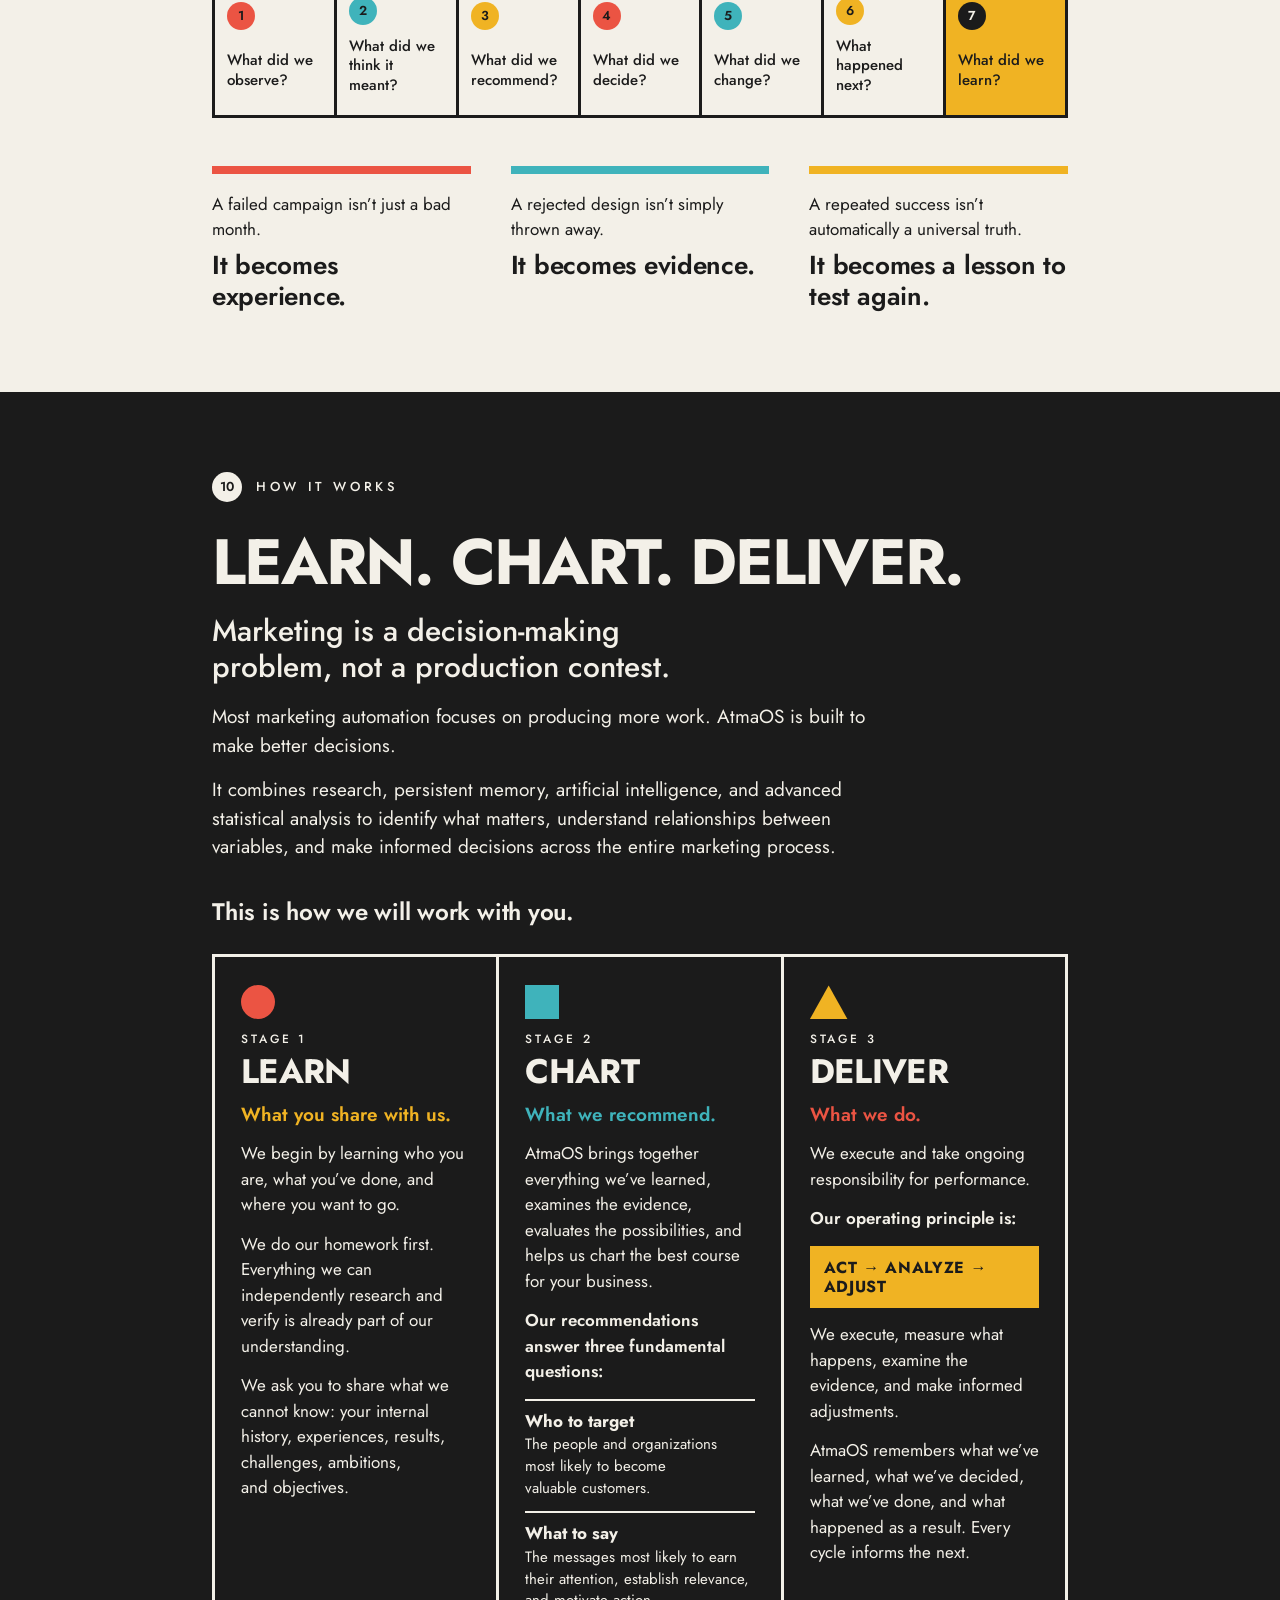
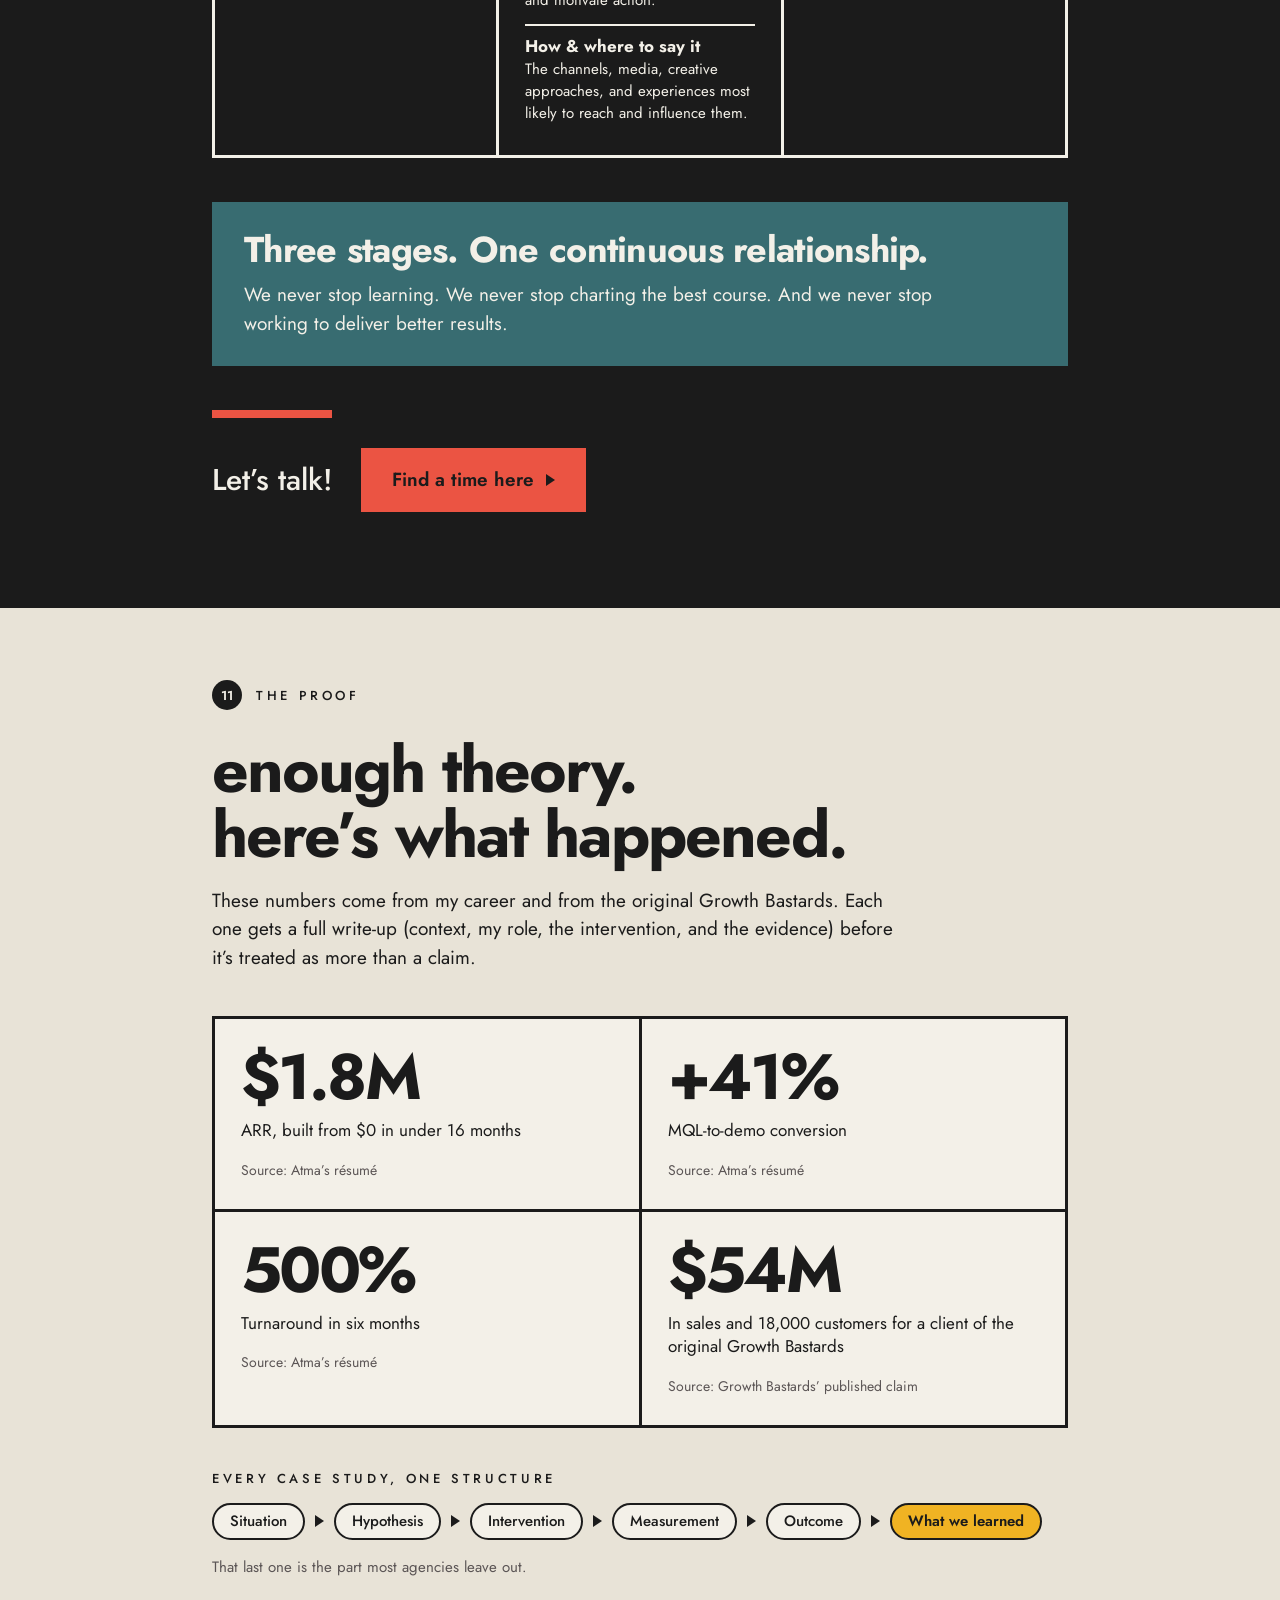
<file: archived_pages/homepage_v0.5.html>
<!doctype html>
<html lang="en">
<head>
<meta charset="utf-8">
<meta name="robots" content="noindex, nofollow">
<meta name="viewport" content="width=device-width, initial-scale=1">
<title>Archived homepage v0.5 | Growth Bastards</title>
<meta name="description" content="One senior marketing leader and the agentic marketing organization he built. Hire Atma as your Director of Marketing, or hire Growth Bastards as your agency.">
<meta name="author" content="Atma Degeyndt">
<meta property="og:type" content="website">
<meta property="og:site_name" content="Growth Bastards">
<meta property="og:locale" content="en_US">
<meta property="og:title" content="Hire Atma. Get the Bastards.">
<meta property="og:description" content="One senior marketing leader and the agentic marketing organization he built. Hire Atma as your Director of Marketing, or hire Growth Bastards as your agency.">
<meta property="og:image" content="https://growthbastards.com/og-image.jpg">
<meta property="og:image:secure_url" content="https://growthbastards.com/og-image.jpg">
<meta property="og:image:type" content="image/jpeg">
<meta property="og:image:width" content="1200">
<meta property="og:image:height" content="630">
<meta property="og:image:alt" content="Growth Bastards: hire atma. get the bastards.">
<meta name="twitter:card" content="summary_large_image">
<meta name="twitter:title" content="Hire Atma. Get the Bastards.">
<meta name="twitter:description" content="One senior marketing leader and the agentic marketing organization he built. Hire Atma as your Director of Marketing, or hire Growth Bastards as your agency.">
<meta name="twitter:image" content="https://growthbastards.com/og-image.jpg">
<meta name="twitter:image:alt" content="Growth Bastards: hire atma. get the bastards.">
<link rel="image_src" href="https://growthbastards.com/og-image.jpg">
<link rel="icon" href="/favicon.ico" sizes="32x32">
<link rel="icon" href="/favicon.svg" type="image/svg+xml">
<link rel="apple-touch-icon" href="/apple-touch-icon.png">
<link rel="manifest" href="/site.webmanifest">
<meta name="theme-color" content="#1B1B1B">
<link rel="preconnect" href="https://fonts.googleapis.com">
<link rel="preconnect" href="https://fonts.gstatic.com" crossorigin>
<link rel="stylesheet" href="https://fonts.googleapis.com/css2?family=Jost:wght@400;500;600;700&display=swap">
<link rel="preload" as="image" href="../assets/illustrations/every-facet.jpg">
<style>
html{scroll-behavior:smooth;-webkit-text-size-adjust:100%;text-size-adjust:100%}
body{margin:0;background:#F3F0E8;color:#1B1B1B;-webkit-font-smoothing:antialiased}
a{color:#386C71;text-decoration-thickness:2px;text-underline-offset:3px}
a:hover{color:#EB5443}
a:focus-visible,button:focus-visible{outline:3px solid currentColor;outline-offset:3px}
::selection{background:#F0B323;color:#1B1B1B}
section[id]{scroll-margin-top:12px}
.skip{position:absolute;left:-9999px;top:12px;z-index:100;background:#1B1B1B;color:#F3F0E8;padding:12px 18px;font:600 15px/1 Jost,sans-serif;text-decoration:none}
.skip:focus{left:12px}
@media (prefers-reduced-motion:reduce){html{scroll-behavior:auto}*{transition:none!important}}
.hv1:hover{color:#EB5443!important}.hv-ark:hover{color:#F3F0E8!important;text-decoration:underline}
.hv2:hover{transform:translate(-3px,-3px)!important;box-shadow:3px 3px 0 #1B1B1B!important}
.hv3:hover{transform:translate(-3px,-3px)!important;box-shadow:3px 3px 0 #1B1B1B!important;background:#F0B323!important}
.hv4:hover{transform:translate(-3px,-3px)!important;box-shadow:3px 3px 0 #EB5443!important}
.hv5:hover{transform:translate(-3px,-3px)!important;box-shadow:3px 3px 0 #F0B323!important}
.hv6:hover{background:#F0B323!important;color:#1B1B1B!important}
.hv7:hover{color:#F0B323!important}
</style>
</head>
<body>
<a class="skip" href="#main">Skip to content</a>

<div style="background:#F3F0E8;color:#1B1B1B;font-family:Jost, Futura, 'Century Gothic', sans-serif">
<header style="position:relative;overflow:hidden">
<div style="height:26px;background:#1B1B1B"></div>
<div style="position:relative;max-width:1080px;margin:0 auto;padding:32px clamp(20px,10.4vw,112px) 96px;box-sizing:border-box">
<div style="position:absolute;left:clamp(6px,6.67vw,72px);top:0;bottom:0;width:8px;background:#1B1B1B"></div>
<nav style="position:relative;z-index:2;display:flex;justify-content:space-between;align-items:center;gap:20px;flex-wrap:wrap">
<a href="/" style="display:flex;align-items:center;gap:12px;color:#1B1B1B;text-decoration:none">
<span style="position:relative;width:36px;height:28.32px;flex:none;isolation:isolate">
<span style="position:absolute;left:0;top:0;width:22.08px;height:22.08px;border-radius:50%;background:#EB5443"></span>
<span style="position:absolute;left:14.88px;top:7.2px;width:18.72px;height:18.72px;border-radius:50%;background:#3FB3BB;mix-blend-mode:multiply"></span>
<span style="position:absolute;left:4.8px;top:7.2px;width:5.28px;height:5.28px;border-radius:50%;background:#1B1B1B"></span>
<span style="position:absolute;left:11.04px;top:7.2px;width:5.28px;height:5.28px;border-radius:50%;background:#1B1B1B"></span>
<span style="position:absolute;left:19.2px;top:13.44px;width:4.32px;height:4.32px;border-radius:50%;background:#1B1B1B"></span>
<span style="position:absolute;left:24.48px;top:13.44px;width:4.32px;height:4.32px;border-radius:50%;background:#1B1B1B"></span>
<span style="position:absolute;left:6.24px;top:14.88px;width:8.16px;height:1.92px;background:#F3F0E8"></span>
<span style="position:absolute;left:21.12px;top:20.16px;width:6.24px;height:1.68px;background:#F3F0E8"></span>
</span>
<span style="font:600 15px/1 Jost, sans-serif;letter-spacing:0.42em;white-space:nowrap">GROWTH BASTARDS</span>
</a>
<div style="display:flex;gap:28px;flex-wrap:wrap;font:500 15px/1 Jost, sans-serif">
<a href="#team" style="color:#1B1B1B;text-decoration:none" class="hv1">the team</a>
<a href="#how" style="color:#1B1B1B;text-decoration:none" class="hv1">how it works</a>
<a href="#proof" style="color:#1B1B1B;text-decoration:none" class="hv1">proof</a>
<a href="#hire" style="color:#1B1B1B;text-decoration:none" class="hv1">hire</a>
</div>
</nav>
<div style="position:relative;margin-top:clamp(48px,8vw,88px)">
<div style="position:absolute;right:clamp(-42px,-3.9vw,0px);top:clamp(34px,6vw,64px);width:clamp(118px,30.5vw,330px);aspect-ratio:1/1">
<div style="position:absolute;inset:0;border-radius:50%;overflow:hidden;isolation:isolate;background:#3FB3BB">
<img src="../assets/illustrations/every-facet.jpg" alt="" style="position:absolute;inset:0;width:100%;height:100%;object-fit:cover;transform:scale(1.14);transform-origin:50% 28%;filter:grayscale(1) contrast(1.15);mix-blend-mode:multiply" decoding="async">
</div>
<div style="position:absolute;left:-22%;bottom:-30%;width:50%;height:50%;background:#EB5443;mix-blend-mode:multiply"></div>
<div style="position:absolute;left:40%;top:92%;width:58%;height:50%;background:#F0B323;clip-path:polygon(50% 0, 100% 100%, 0 100%);mix-blend-mode:multiply"></div>
</div>
<div style="position:relative;z-index:1">
<div style="font:500 13px/1.5 Jost, sans-serif;letter-spacing:0.28em;text-transform:uppercase;margin-bottom:26px;max-width:520px">growth bastards · rebuilt as an agentic marketing organization</div>
<h1 style="margin:0;font:700 clamp(54px,14.07vw,152px)/0.88 Jost, sans-serif;letter-spacing:-0.03em">hire atma.<br>get the<br>bastards.</h1>
<div style="width:120px;height:8px;background:#EB5443;margin:44px 0 30px"></div>
<p style="margin:0;max-width:540px;font:500 clamp(22px,2.78vw,30px)/1.2 Jost, sans-serif;text-wrap:balance">one marketing leader. an entire agentic marketing organization behind him.</p>
<p style="margin:26px 0 0;max-width:560px;font:400 19px/1.5 Jost, sans-serif;text-wrap:pretty">Imagine taking every element of my marketing and engineering expertise (twenty years of it), personifying each skill, and building a machine model of each one. <strong style="font-weight:600">That’s the team.</strong></p>
<p style="margin:14px 0 0;max-width:560px;font:400 19px/1.5 Jost, sans-serif;text-wrap:pretty">Hire me as your Director of Marketing. Or hire Growth Bastards as your agency. <strong style="font-weight:600">Either way, I bring the team.</strong></p>
<div style="display:flex;gap:12px;flex-wrap:wrap;margin-top:36px">
<a href="#hire" style="display:inline-flex;align-items:center;gap:12px;background:#EB5443;color:#1B1B1B;border:3px solid #EB5443;padding:18px clamp(18px,4vw,28px);font:600 19px/1.15 Jost, sans-serif;text-decoration:none;max-width:100%;box-sizing:border-box;transition:transform 120ms cubic-bezier(.2,0,0,1), box-shadow 120ms cubic-bezier(.2,0,0,1)" class="hv2">Bring Atma inside<span style="width:0;height:0;border-top:6px solid transparent;border-bottom:6px solid transparent;border-left:9px solid #1B1B1B"></span></a>
<a href="#hire" style="display:inline-flex;align-items:center;gap:12px;background:transparent;color:#1B1B1B;border:3px solid #1B1B1B;padding:18px clamp(18px,4vw,28px);font:600 19px/1.15 Jost, sans-serif;text-decoration:none;max-width:100%;box-sizing:border-box;transition:transform 120ms cubic-bezier(.2,0,0,1), box-shadow 120ms cubic-bezier(.2,0,0,1)" class="hv3">Bring Growth Bastards in</a>
</div>
</div>
</div>
</div>
</header>
<main id="main">
<section id="work" style="border-top:8px solid #1B1B1B">
<div style="max-width:1080px;margin:0 auto;padding:72px clamp(20px,10.4vw,112px) 80px;box-sizing:border-box">
<div style="display:flex;align-items:center;gap:14px;margin-bottom:28px"><span style="width:30px;height:30px;border-radius:50%;background:#1B1B1B;color:#F3F0E8;display:flex;align-items:center;justify-content:center;font:600 13px/1 Jost, sans-serif;flex:none">1</span><span style="font:500 13px/1 Jost, sans-serif;letter-spacing:0.28em;text-transform:uppercase">the work</span></div>
<h2 style="margin:0;font:700 clamp(38px,5.93vw,64px)/1.02 Jost, sans-serif;letter-spacing:-0.03em;text-wrap:balance">one person shouldn’t be able to do all this.<br><span style="color:#EB5443">and i don’t.</span></h2>
<div style="display:flex;flex-wrap:wrap;gap:10px;margin-top:44px">
<span style="display:inline-flex;align-items:center;gap:10px;border:2px solid #1B1B1B;border-radius:999px;padding:10px 18px;font:500 19px/1 Jost, sans-serif"><span style="width:10px;height:10px;flex:none;background:#EB5443;border-radius:50%;clip-path:none"></span>Strategy</span>
<span style="display:inline-flex;align-items:center;gap:10px;border:2px solid #1B1B1B;border-radius:999px;padding:10px 18px;font:500 19px/1 Jost, sans-serif"><span style="width:10px;height:10px;flex:none;background:#3FB3BB;border-radius:0;clip-path:none"></span>Product</span>
<span style="display:inline-flex;align-items:center;gap:10px;border:2px solid #1B1B1B;border-radius:999px;padding:10px 18px;font:500 19px/1 Jost, sans-serif"><span style="width:10px;height:10px;flex:none;background:#F0B323;border-radius:0;clip-path:polygon(50% 0, 100% 100%, 0 100%)"></span>UX</span>
<span style="display:inline-flex;align-items:center;gap:10px;border:2px solid #1B1B1B;border-radius:999px;padding:10px 18px;font:500 19px/1 Jost, sans-serif"><span style="width:10px;height:10px;flex:none;background:#EB5443;border-radius:50%;clip-path:none"></span>Copy</span>
<span style="display:inline-flex;align-items:center;gap:10px;border:2px solid #1B1B1B;border-radius:999px;padding:10px 18px;font:500 19px/1 Jost, sans-serif"><span style="width:10px;height:10px;flex:none;background:#3FB3BB;border-radius:0;clip-path:none"></span>Design</span>
<span style="display:inline-flex;align-items:center;gap:10px;border:2px solid #1B1B1B;border-radius:999px;padding:10px 18px;font:500 19px/1 Jost, sans-serif"><span style="width:10px;height:10px;flex:none;background:#F0B323;border-radius:0;clip-path:polygon(50% 0, 100% 100%, 0 100%)"></span>Frontend</span>
<span style="display:inline-flex;align-items:center;gap:10px;border:2px solid #1B1B1B;border-radius:999px;padding:10px 18px;font:500 19px/1 Jost, sans-serif"><span style="width:10px;height:10px;flex:none;background:#EB5443;border-radius:50%;clip-path:none"></span>Backend</span>
<span style="display:inline-flex;align-items:center;gap:10px;border:2px solid #1B1B1B;border-radius:999px;padding:10px 18px;font:500 19px/1 Jost, sans-serif"><span style="width:10px;height:10px;flex:none;background:#3FB3BB;border-radius:0;clip-path:none"></span>Google</span>
<span style="display:inline-flex;align-items:center;gap:10px;border:2px solid #1B1B1B;border-radius:999px;padding:10px 18px;font:500 19px/1 Jost, sans-serif"><span style="width:10px;height:10px;flex:none;background:#F0B323;border-radius:0;clip-path:polygon(50% 0, 100% 100%, 0 100%)"></span>Meta</span>
<span style="display:inline-flex;align-items:center;gap:10px;border:2px solid #1B1B1B;border-radius:999px;padding:10px 18px;font:500 19px/1 Jost, sans-serif"><span style="width:10px;height:10px;flex:none;background:#EB5443;border-radius:50%;clip-path:none"></span>LinkedIn</span>
<span style="display:inline-flex;align-items:center;gap:10px;border:2px solid #1B1B1B;border-radius:999px;padding:10px 18px;font:500 19px/1 Jost, sans-serif"><span style="width:10px;height:10px;flex:none;background:#3FB3BB;border-radius:0;clip-path:none"></span>Analytics</span>
<span style="display:inline-flex;align-items:center;gap:10px;border:2px solid #1B1B1B;border-radius:999px;padding:10px 18px;font:500 19px/1 Jost, sans-serif"><span style="width:10px;height:10px;flex:none;background:#F0B323;border-radius:0;clip-path:polygon(50% 0, 100% 100%, 0 100%)"></span>Bayesian inference</span>
<span style="display:inline-flex;align-items:center;gap:10px;border:2px solid #1B1B1B;border-radius:999px;padding:10px 18px;font:500 19px/1 Jost, sans-serif"><span style="width:10px;height:10px;flex:none;background:#EB5443;border-radius:50%;clip-path:none"></span>Testing</span>
<span style="display:inline-flex;align-items:center;gap:10px;border:2px solid #1B1B1B;border-radius:999px;padding:10px 18px;font:500 19px/1 Jost, sans-serif"><span style="width:10px;height:10px;flex:none;background:#3FB3BB;border-radius:0;clip-path:none"></span>QA</span>
</div>
<div style="margin-top:44px;background:#1B1B1B;color:#F3F0E8;padding:26px 32px;font:600 26px/1.2 Jost, sans-serif;letter-spacing:-0.01em">I lead it. The team does it with me.</div>
</div>
</section>
<section id="origin" style="border-top:8px solid #1B1B1B">
<div style="max-width:1080px;margin:0 auto;padding:72px clamp(20px,10.4vw,112px) 80px;box-sizing:border-box">
<div style="display:flex;align-items:center;gap:14px;margin-bottom:28px"><span style="width:30px;height:30px;border-radius:50%;background:#1B1B1B;color:#F3F0E8;display:flex;align-items:center;justify-content:center;font:600 13px/1 Jost, sans-serif;flex:none">2</span><span style="font:500 13px/1 Jost, sans-serif;letter-spacing:0.28em;text-transform:uppercase">the origin</span></div>
<h2 style="margin:0 0 40px;font:700 clamp(38px,5.93vw,64px)/1.02 Jost, sans-serif;letter-spacing:-0.03em;text-wrap:balance">it started with a memory problem.</h2>
<div style="display:grid;grid-template-columns:repeat(auto-fit,minmax(min(100%,320px),1fr));gap:40px;align-items:start">
<div style="display:flex;flex-direction:column;gap:18px;font:400 19px/1.5 Jost, sans-serif;text-wrap:pretty">
<p style="margin:0">I had twenty years of work and thousands of pages of writing, research, strategy, psychology, philosophy, and marketing knowledge.</p>
<p style="margin:0">AI could help with a page or a project. But every new session began with the same problem: the model didn’t reliably know what had come before.</p>
</div>
<div style="display:flex;flex-direction:column;gap:6px">
<div style="width:70%;box-sizing:border-box;background:#F0B323;color:#1B1B1B;padding:22px 26px;font:600 24px/1.2 Jost, sans-serif;letter-spacing:-0.01em">AI was powerful enough to help.</div>
<div style="width:85%;box-sizing:border-box;background:#EB5443;color:#1B1B1B;padding:22px 26px;font:600 24px/1.2 Jost, sans-serif;letter-spacing:-0.01em">But it kept forgetting.</div>
<div style="width:100%;box-sizing:border-box;background:#386C71;color:#FFFFFF;padding:22px 26px;font:600 24px/1.2 Jost, sans-serif;letter-spacing:-0.01em">So I built AtmaOS.</div>
</div>
</div>
<p style="margin:40px 0 0;max-width:700px;font:400 19px/1.5 Jost, sans-serif;text-wrap:pretty">AtmaOS is the permanent system behind the models (<a href="https://atma.marketing/atma_os.html" target="_blank" rel="noopener" style="color:#386C71;font-weight:500" class="hv1">learn more here</a>): the place where my knowledge, project history, decisions, evidence, permissions, and rules live. Then I realized the same architecture could run an entire marketing organization.</p>
<div style="margin-top:48px;display:flex;flex-direction:column">
<div style="background:#1B1B1B;color:#F3F0E8;padding:20px 26px;display:flex;justify-content:space-between;align-items:baseline;gap:8px 24px;flex-wrap:wrap"><span style="font:600 20px/1 Jost, sans-serif;letter-spacing:0.24em">ATMA</span><span style="font:400 17px/1.4 Jost, sans-serif;color:#D9D5CB">Human judgment and accountability</span></div>
<div style="display:flex;flex-direction:column;align-items:center;height:30px"><div style="width:3px;flex:1;background:#1B1B1B"></div><div style="width:0;height:0;border-left:7px solid transparent;border-right:7px solid transparent;border-top:9px solid #1B1B1B"></div></div>
<div style="background:#386C71;color:#FFFFFF;padding:20px 26px;display:flex;justify-content:space-between;align-items:baseline;gap:8px 24px;flex-wrap:wrap"><span style="font:600 20px/1 Jost, sans-serif;letter-spacing:0.24em">ATMA BRAIN</span><span style="font:400 17px/1.4 Jost, sans-serif">Experience · knowledge · memory · state · rules</span></div>
<div style="display:flex;flex-direction:column;align-items:center;height:30px"><div style="width:3px;flex:1;background:#1B1B1B"></div><div style="width:0;height:0;border-left:7px solid transparent;border-right:7px solid transparent;border-top:9px solid #1B1B1B"></div></div>
<div style="background:#EB5443;color:#1B1B1B;padding:20px 26px;display:flex;justify-content:space-between;align-items:baseline;gap:8px 24px;flex-wrap:wrap"><span style="font:600 20px/1 Jost, sans-serif;letter-spacing:0.24em">GROWTH BASTARDS</span><span style="font:400 17px/1.4 Jost, sans-serif">The agentic agency</span></div>
<div style="display:flex;flex-direction:column;align-items:center;height:30px"><div style="width:3px;flex:1;background:#1B1B1B"></div><div style="width:0;height:0;border-left:7px solid transparent;border-right:7px solid transparent;border-top:9px solid #1B1B1B"></div></div>
<div style="display:grid;grid-template-columns:repeat(auto-fit,minmax(min(100%,170px),1fr));border-top:3px solid #1B1B1B;border-left:3px solid #1B1B1B">
<div style="border-right:3px solid #1B1B1B;border-bottom:3px solid #1B1B1B;padding:22px 20px 24px;display:flex;flex-direction:column;gap:14px"><div style="width:32px;height:32px;border-radius:50%;background:#EB5443"></div><div><div style="font:600 19px/1.15 Jost, sans-serif">strategy</div><div style="margin-top:6px;font:400 14px/1.4 Jost, sans-serif">Product · research · orchestration</div></div></div>
<div style="border-right:3px solid #1B1B1B;border-bottom:3px solid #1B1B1B;padding:22px 20px 24px;display:flex;flex-direction:column;gap:14px"><div style="width:32px;height:32px;background:#3FB3BB"></div><div><div style="font:600 19px/1.15 Jost, sans-serif">creative</div><div style="margin-top:6px;font:400 14px/1.4 Jost, sans-serif">Design thinking · UX/UI · copy · brand design</div></div></div>
<div style="border-right:3px solid #1B1B1B;border-bottom:3px solid #1B1B1B;padding:22px 20px 24px;display:flex;flex-direction:column;gap:14px"><div style="width:36px;height:32px;background:#F0B323;clip-path:polygon(50% 0, 100% 100%, 0 100%)"></div><div><div style="font:600 19px/1.15 Jost, sans-serif">growth</div><div style="margin-top:6px;font:400 14px/1.4 Jost, sans-serif">Paid media · search · Bayesian analytics</div></div></div>
<div style="border-right:3px solid #1B1B1B;border-bottom:3px solid #1B1B1B;padding:22px 20px 24px;display:flex;flex-direction:column;gap:14px"><div style="width:32px;height:32px;border-radius:50%;border:3px solid #1B1B1B;box-sizing:border-box;background:linear-gradient(90deg,#1B1B1B 50%,transparent 50%)"></div><div><div style="font:600 19px/1.15 Jost, sans-serif">engineering</div><div style="margin-top:6px;font:400 14px/1.4 Jost, sans-serif">Frontend · backend · quality</div></div></div>
</div>
</div>
</div>
</section>
<section id="team" style="border-top:8px solid #1B1B1B">
<div style="max-width:1080px;margin:0 auto;padding:72px clamp(20px,10.4vw,112px) 80px;box-sizing:border-box">
<div style="display:flex;align-items:center;gap:14px;margin-bottom:28px"><span style="width:30px;height:30px;border-radius:50%;background:#1B1B1B;color:#F3F0E8;display:flex;align-items:center;justify-content:center;font:600 13px/1 Jost, sans-serif;flex:none">3</span><span style="font:500 13px/1 Jost, sans-serif;letter-spacing:0.28em;text-transform:uppercase">the team</span></div>
<h2 style="margin:0 0 18px;font:700 clamp(38px,5.93vw,64px)/1.02 Jost, sans-serif;letter-spacing:-0.03em;text-wrap:balance">meet growth bastards.</h2>
<p style="margin:0 0 18px;font:500 clamp(22px,2.78vw,30px)/1.2 Jost, sans-serif">fifteen ai specialists. one human cmo.</p>
<p style="margin:0;max-width:700px;font:400 19px/1.5 Jost, sans-serif;text-wrap:pretty">They’re AI. They’re also not generic. Every specialist has a job, rules, memory, and boundaries, and they all work from the same project reality.</p>
<div style="display:grid;grid-template-columns:repeat(auto-fill,minmax(min(46%,175px),1fr));border-top:3px solid #1B1B1B;border-left:3px solid #1B1B1B;margin-top:44px">
<article style="border-right:3px solid #1B1B1B;border-bottom:3px solid #1B1B1B;display:flex;flex-direction:column;background:#1B1B1B;color:#F3F0E8">
<div style="position:relative;aspect-ratio:4/5;overflow:hidden;isolation:isolate;border-bottom:3px solid #1B1B1B;background:#EB5443">
<img src="../assets/team/cut/atma.webp" alt="Atma, Chief Marketing Officer" loading="lazy" style="position:absolute;inset:0;width:100%;height:100%;object-fit:cover;filter:saturate(0.65) contrast(1.04);mix-blend-mode:normal" decoding="async">
</div>
<div style="padding:clamp(12px,2.6vw,16px) clamp(12px,2.6vw,18px) clamp(14px,3vw,20px);display:flex;flex-direction:column;gap:6px;flex:1">
<div style="display:flex;flex-wrap:wrap;align-items:center;justify-content:space-between;gap:6px 8px"><span style="font:600 clamp(16px,2.2vw,19px)/1.15 Jost, sans-serif">Atma</span>
<span style="display:inline-flex;align-items:center;gap:7px;border:2px solid #F3F0E8;border-radius:999px;padding:4px 10px;font:500 10px/1 Jost, sans-serif;letter-spacing:0.16em;text-transform:uppercase"><span style="width:7px;height:7px;border-radius:50%;background:#F0B323"></span>human</span>
</div>
<div style="font:500 11px/1.35 Jost, sans-serif;letter-spacing:0.16em;text-transform:uppercase;color:#D9D5CB">Chief Marketing Officer</div>
<div style="margin-top:6px;font:400 14px/1.4 Jost, sans-serif;text-wrap:pretty">“The vision, the voice, and the reservoir of gonzo.”</div>
</div>
</article>
<article style="border-right:3px solid #1B1B1B;border-bottom:3px solid #1B1B1B;display:flex;flex-direction:column;background:transparent;color:#1B1B1B">
<div style="position:relative;aspect-ratio:4/5;overflow:hidden;isolation:isolate;border-bottom:3px solid #1B1B1B;background:#3FB3BB">
<img src="../assets/team/cut/sandy-hill.webp" alt="Sandy Hill, AI Executive Orchestrator" loading="lazy" style="position:absolute;inset:0;width:100%;height:100%;object-fit:cover;filter:saturate(0.65) contrast(1.04);mix-blend-mode:normal" decoding="async">
</div>
<div style="padding:clamp(12px,2.6vw,16px) clamp(12px,2.6vw,18px) clamp(14px,3vw,20px);display:flex;flex-direction:column;gap:6px;flex:1">
<div style="display:flex;flex-wrap:wrap;align-items:center;justify-content:space-between;gap:6px 8px"><span style="font:600 clamp(16px,2.2vw,19px)/1.15 Jost, sans-serif">Sandy Hill</span>
</div>
<div style="font:500 11px/1.35 Jost, sans-serif;letter-spacing:0.16em;text-transform:uppercase;color:#5B5555">AI Executive Orchestrator</div>
<div style="margin-top:6px;font:400 14px/1.4 Jost, sans-serif;text-wrap:pretty">“A plan for everything. A contingency for the plan.”</div>
</div>
</article>
<article style="border-right:3px solid #1B1B1B;border-bottom:3px solid #1B1B1B;display:flex;flex-direction:column;background:transparent;color:#1B1B1B">
<div style="position:relative;aspect-ratio:4/5;overflow:hidden;isolation:isolate;border-bottom:3px solid #1B1B1B;background:#F0B323">
<img src="../assets/team/cut/bruce-thirls.webp" alt="Bruce Thirls, AI Head of Product" loading="lazy" style="position:absolute;inset:0;width:100%;height:100%;object-fit:cover;filter:saturate(0.65) contrast(1.04);mix-blend-mode:normal" decoding="async">
</div>
<div style="padding:clamp(12px,2.6vw,16px) clamp(12px,2.6vw,18px) clamp(14px,3vw,20px);display:flex;flex-direction:column;gap:6px;flex:1">
<div style="display:flex;flex-wrap:wrap;align-items:center;justify-content:space-between;gap:6px 8px"><span style="font:600 clamp(16px,2.2vw,19px)/1.15 Jost, sans-serif">Bruce Thirls</span>
</div>
<div style="font:500 11px/1.35 Jost, sans-serif;letter-spacing:0.16em;text-transform:uppercase;color:#5B5555">AI Head of Product</div>
<div style="margin-top:6px;font:400 14px/1.4 Jost, sans-serif;text-wrap:pretty">“Great products begin with the questions nobody asked.”</div>
</div>
</article>
<article style="border-right:3px solid #1B1B1B;border-bottom:3px solid #1B1B1B;display:flex;flex-direction:column;background:transparent;color:#1B1B1B">
<div style="position:relative;aspect-ratio:4/5;overflow:hidden;isolation:isolate;border-bottom:3px solid #1B1B1B;background:#EB5443">
<img src="../assets/team/cut/lieke-de-groot.webp" alt="Lieke de Groot, AI Design Thinking Director" loading="lazy" style="position:absolute;inset:0;width:100%;height:100%;object-fit:cover;filter:saturate(0.65) contrast(1.04);mix-blend-mode:normal" decoding="async">
</div>
<div style="padding:clamp(12px,2.6vw,16px) clamp(12px,2.6vw,18px) clamp(14px,3vw,20px);display:flex;flex-direction:column;gap:6px;flex:1">
<div style="display:flex;flex-wrap:wrap;align-items:center;justify-content:space-between;gap:6px 8px"><span style="font:600 clamp(16px,2.2vw,19px)/1.15 Jost, sans-serif">Lieke de Groot</span>
</div>
<div style="font:500 11px/1.35 Jost, sans-serif;letter-spacing:0.16em;text-transform:uppercase;color:#5B5555">AI Design Thinking Director</div>
<div style="margin-top:6px;font:400 14px/1.4 Jost, sans-serif;text-wrap:pretty">“She doesn’t just solve the problem. She makes sure we’re solving the right one.”</div>
</div>
</article>
<article style="border-right:3px solid #1B1B1B;border-bottom:3px solid #1B1B1B;display:flex;flex-direction:column;background:transparent;color:#1B1B1B">
<div style="position:relative;aspect-ratio:4/5;overflow:hidden;isolation:isolate;border-bottom:3px solid #1B1B1B;background:#3FB3BB">
<img src="../assets/team/cut/palesa-govender.webp" alt="Palesa Govender, AI UX/UI Design Lead" loading="lazy" style="position:absolute;inset:0;width:100%;height:100%;object-fit:cover;filter:saturate(0.65) contrast(1.04);mix-blend-mode:normal" decoding="async">
</div>
<div style="padding:clamp(12px,2.6vw,16px) clamp(12px,2.6vw,18px) clamp(14px,3vw,20px);display:flex;flex-direction:column;gap:6px;flex:1">
<div style="display:flex;flex-wrap:wrap;align-items:center;justify-content:space-between;gap:6px 8px"><span style="font:600 clamp(16px,2.2vw,19px)/1.15 Jost, sans-serif">Palesa Govender</span>
</div>
<div style="font:500 11px/1.35 Jost, sans-serif;letter-spacing:0.16em;text-transform:uppercase;color:#5B5555">AI UX/UI Design Lead</div>
<div style="margin-top:6px;font:400 14px/1.4 Jost, sans-serif;text-wrap:pretty">“Making complicated things feel wonderfully obvious.”</div>
</div>
</article>
<article style="border-right:3px solid #1B1B1B;border-bottom:3px solid #1B1B1B;display:flex;flex-direction:column;background:transparent;color:#1B1B1B">
<div style="position:relative;aspect-ratio:4/5;overflow:hidden;isolation:isolate;border-bottom:3px solid #1B1B1B;background:#F0B323">
<img src="../assets/team/cut/phil-havermyer.webp" alt="Phil Havermyer, AI Senior Copywriter" loading="lazy" style="position:absolute;inset:0;width:100%;height:100%;object-fit:cover;filter:saturate(0.65) contrast(1.04);mix-blend-mode:normal" decoding="async">
</div>
<div style="padding:clamp(12px,2.6vw,16px) clamp(12px,2.6vw,18px) clamp(14px,3vw,20px);display:flex;flex-direction:column;gap:6px;flex:1">
<div style="display:flex;flex-wrap:wrap;align-items:center;justify-content:space-between;gap:6px 8px"><span style="font:600 clamp(16px,2.2vw,19px)/1.15 Jost, sans-serif">Phil Havermyer</span>
</div>
<div style="font:500 11px/1.35 Jost, sans-serif;letter-spacing:0.16em;text-transform:uppercase;color:#5B5555">AI Senior Copywriter</div>
<div style="margin-top:6px;font:400 14px/1.4 Jost, sans-serif;text-wrap:pretty">“Forty-seven drafts. One line worth remembering.”</div>
</div>
</article>
<article style="border-right:3px solid #1B1B1B;border-bottom:3px solid #1B1B1B;display:flex;flex-direction:column;background:transparent;color:#1B1B1B">
<div style="position:relative;aspect-ratio:4/5;overflow:hidden;isolation:isolate;border-bottom:3px solid #1B1B1B;background:#EB5443">
<img src="../assets/team/cut/candace-opal.webp" alt="Candace Opal, AI Brand &amp; Campaign Designer" loading="lazy" style="position:absolute;inset:0;width:100%;height:100%;object-fit:cover;filter:saturate(0.65) contrast(1.04);mix-blend-mode:normal" decoding="async">
</div>
<div style="padding:clamp(12px,2.6vw,16px) clamp(12px,2.6vw,18px) clamp(14px,3vw,20px);display:flex;flex-direction:column;gap:6px;flex:1">
<div style="display:flex;flex-wrap:wrap;align-items:center;justify-content:space-between;gap:6px 8px"><span style="font:600 clamp(16px,2.2vw,19px)/1.15 Jost, sans-serif">Candace Opal</span>
</div>
<div style="font:500 11px/1.35 Jost, sans-serif;letter-spacing:0.16em;text-transform:uppercase;color:#5B5555">AI Brand &amp; Campaign Designer</div>
<div style="margin-top:6px;font:400 14px/1.4 Jost, sans-serif;text-wrap:pretty">“She makes the scroll stop and the brand stay.”</div>
</div>
</article>
<article style="border-right:3px solid #1B1B1B;border-bottom:3px solid #1B1B1B;display:flex;flex-direction:column;background:transparent;color:#1B1B1B">
<div style="position:relative;aspect-ratio:4/5;overflow:hidden;isolation:isolate;border-bottom:3px solid #1B1B1B;background:#3FB3BB">
<img src="../assets/team/cut/journey-snowden.webp" alt="Journey Snowden, AI Principal Frontend Engineer" loading="lazy" style="position:absolute;inset:0;width:100%;height:100%;object-fit:cover;filter:saturate(0.65) contrast(1.04);mix-blend-mode:normal" decoding="async">
</div>
<div style="padding:clamp(12px,2.6vw,16px) clamp(12px,2.6vw,18px) clamp(14px,3vw,20px);display:flex;flex-direction:column;gap:6px;flex:1">
<div style="display:flex;flex-wrap:wrap;align-items:center;justify-content:space-between;gap:6px 8px"><span style="font:600 clamp(16px,2.2vw,19px)/1.15 Jost, sans-serif">Journey Snowden</span>
</div>
<div style="font:500 11px/1.35 Jost, sans-serif;letter-spacing:0.16em;text-transform:uppercase;color:#5B5555">AI Principal Frontend Engineer</div>
<div style="margin-top:6px;font:400 14px/1.4 Jost, sans-serif;text-wrap:pretty">“If the browser can dream it, she can build it.”</div>
</div>
</article>
<article style="border-right:3px solid #1B1B1B;border-bottom:3px solid #1B1B1B;display:flex;flex-direction:column;background:transparent;color:#1B1B1B">
<div style="position:relative;aspect-ratio:4/5;overflow:hidden;isolation:isolate;border-bottom:3px solid #1B1B1B;background:#F0B323">
<img src="../assets/team/cut/vedant-tiwari.webp" alt="Vedant Tiwari, AI Principal Backend Engineer" loading="lazy" style="position:absolute;inset:0;width:100%;height:100%;object-fit:cover;filter:saturate(0.65) contrast(1.04);mix-blend-mode:normal" decoding="async">
</div>
<div style="padding:clamp(12px,2.6vw,16px) clamp(12px,2.6vw,18px) clamp(14px,3vw,20px);display:flex;flex-direction:column;gap:6px;flex:1">
<div style="display:flex;flex-wrap:wrap;align-items:center;justify-content:space-between;gap:6px 8px"><span style="font:600 clamp(16px,2.2vw,19px)/1.15 Jost, sans-serif">Vedant Tiwari</span>
</div>
<div style="font:500 11px/1.35 Jost, sans-serif;letter-spacing:0.16em;text-transform:uppercase;color:#5B5555">AI Principal Backend Engineer</div>
<div style="margin-top:6px;font:400 14px/1.4 Jost, sans-serif;text-wrap:pretty">“Building the systems nobody notices, and everybody depends on.”</div>
</div>
</article>
<article style="border-right:3px solid #1B1B1B;border-bottom:3px solid #1B1B1B;display:flex;flex-direction:column;background:transparent;color:#1B1B1B">
<div style="position:relative;aspect-ratio:4/5;overflow:hidden;isolation:isolate;border-bottom:3px solid #1B1B1B;background:#EB5443">
<img src="../assets/team/cut/maya-serrano.webp" alt="Maya Serrano, AI Paid Media Director" loading="lazy" style="position:absolute;inset:0;width:100%;height:100%;object-fit:cover;filter:saturate(0.65) contrast(1.04);mix-blend-mode:normal" decoding="async">
</div>
<div style="padding:clamp(12px,2.6vw,16px) clamp(12px,2.6vw,18px) clamp(14px,3vw,20px);display:flex;flex-direction:column;gap:6px;flex:1">
<div style="display:flex;flex-wrap:wrap;align-items:center;justify-content:space-between;gap:6px 8px"><span style="font:600 clamp(16px,2.2vw,19px)/1.15 Jost, sans-serif">Maya Serrano</span>
</div>
<div style="font:500 11px/1.35 Jost, sans-serif;letter-spacing:0.16em;text-transform:uppercase;color:#5B5555">AI Paid Media Director</div>
<div style="margin-top:6px;font:400 14px/1.4 Jost, sans-serif;text-wrap:pretty">“Creative ambition. Financial discipline. No wasted clicks.”</div>
</div>
</article>
<article style="border-right:3px solid #1B1B1B;border-bottom:3px solid #1B1B1B;display:flex;flex-direction:column;background:transparent;color:#1B1B1B">
<div style="position:relative;aspect-ratio:4/5;overflow:hidden;isolation:isolate;border-bottom:3px solid #1B1B1B;background:#3FB3BB">
<img src="../assets/team/cut/owen-park.webp" alt="Owen Park, AI Google Ads Strategist" loading="lazy" style="position:absolute;inset:0;width:100%;height:100%;object-fit:cover;filter:saturate(0.65) contrast(1.04);mix-blend-mode:normal" decoding="async">
</div>
<div style="padding:clamp(12px,2.6vw,16px) clamp(12px,2.6vw,18px) clamp(14px,3vw,20px);display:flex;flex-direction:column;gap:6px;flex:1">
<div style="display:flex;flex-wrap:wrap;align-items:center;justify-content:space-between;gap:6px 8px"><span style="font:600 clamp(16px,2.2vw,19px)/1.15 Jost, sans-serif">Owen Park</span>
</div>
<div style="font:500 11px/1.35 Jost, sans-serif;letter-spacing:0.16em;text-transform:uppercase;color:#5B5555">AI Google Ads Strategist</div>
<div style="margin-top:6px;font:400 14px/1.4 Jost, sans-serif;text-wrap:pretty">“He knows what people are looking for before they find it.”</div>
</div>
</article>
<article style="border-right:3px solid #1B1B1B;border-bottom:3px solid #1B1B1B;display:flex;flex-direction:column;background:transparent;color:#1B1B1B">
<div style="position:relative;aspect-ratio:4/5;overflow:hidden;isolation:isolate;border-bottom:3px solid #1B1B1B;background:#F0B323">
<img src="../assets/team/cut/nia-calder.webp" alt="Nia Calder, AI Meta Ads Strategist" loading="lazy" style="position:absolute;inset:0;width:100%;height:100%;object-fit:cover;filter:saturate(0.65) contrast(1.04);mix-blend-mode:normal" decoding="async">
</div>
<div style="padding:clamp(12px,2.6vw,16px) clamp(12px,2.6vw,18px) clamp(14px,3vw,20px);display:flex;flex-direction:column;gap:6px;flex:1">
<div style="display:flex;flex-wrap:wrap;align-items:center;justify-content:space-between;gap:6px 8px"><span style="font:600 clamp(16px,2.2vw,19px)/1.15 Jost, sans-serif">Nia Calder</span>
</div>
<div style="font:500 11px/1.35 Jost, sans-serif;letter-spacing:0.16em;text-transform:uppercase;color:#5B5555">AI Meta Ads Strategist</div>
<div style="margin-top:6px;font:400 14px/1.4 Jost, sans-serif;text-wrap:pretty">“She tests the creative, not your patience.”</div>
</div>
</article>
<article style="border-right:3px solid #1B1B1B;border-bottom:3px solid #1B1B1B;display:flex;flex-direction:column;background:transparent;color:#1B1B1B">
<div style="position:relative;aspect-ratio:4/5;overflow:hidden;isolation:isolate;border-bottom:3px solid #1B1B1B;background:#EB5443">
<img src="../assets/team/cut/evelyn-cho.webp" alt="Evelyn Cho, AI LinkedIn Ads Strategist" loading="lazy" style="position:absolute;inset:0;width:100%;height:100%;object-fit:cover;filter:saturate(0.65) contrast(1.04);mix-blend-mode:normal" decoding="async">
</div>
<div style="padding:clamp(12px,2.6vw,16px) clamp(12px,2.6vw,18px) clamp(14px,3vw,20px);display:flex;flex-direction:column;gap:6px;flex:1">
<div style="display:flex;flex-wrap:wrap;align-items:center;justify-content:space-between;gap:6px 8px"><span style="font:600 clamp(16px,2.2vw,19px)/1.15 Jost, sans-serif">Evelyn Cho</span>
</div>
<div style="font:500 11px/1.35 Jost, sans-serif;letter-spacing:0.16em;text-transform:uppercase;color:#5B5555">AI LinkedIn Ads Strategist</div>
<div style="margin-top:6px;font:400 14px/1.4 Jost, sans-serif;text-wrap:pretty">“Making B2B feel a little less B2B.”</div>
</div>
</article>
<article style="border-right:3px solid #1B1B1B;border-bottom:3px solid #1B1B1B;display:flex;flex-direction:column;background:transparent;color:#1B1B1B">
<div style="position:relative;aspect-ratio:4/5;overflow:hidden;isolation:isolate;border-bottom:3px solid #1B1B1B;background:#3FB3BB">
<img src="../assets/team/cut/imani-brooks.webp" alt="Imani Brooks, AI Bayesian Analytics Lead" loading="lazy" style="position:absolute;inset:0;width:100%;height:100%;object-fit:cover;filter:saturate(0.65) contrast(1.04);mix-blend-mode:normal" decoding="async">
</div>
<div style="padding:clamp(12px,2.6vw,16px) clamp(12px,2.6vw,18px) clamp(14px,3vw,20px);display:flex;flex-direction:column;gap:6px;flex:1">
<div style="display:flex;flex-wrap:wrap;align-items:center;justify-content:space-between;gap:6px 8px"><span style="font:600 clamp(16px,2.2vw,19px)/1.15 Jost, sans-serif">Imani Brooks</span>
</div>
<div style="font:500 11px/1.35 Jost, sans-serif;letter-spacing:0.16em;text-transform:uppercase;color:#5B5555">AI Bayesian Analytics Lead</div>
<div style="margin-top:6px;font:400 14px/1.4 Jost, sans-serif;text-wrap:pretty">“Less guessing. Better decisions. Evidence included.”</div>
</div>
</article>
<article style="border-right:3px solid #1B1B1B;border-bottom:3px solid #1B1B1B;display:flex;flex-direction:column;background:transparent;color:#1B1B1B">
<div style="position:relative;aspect-ratio:4/5;overflow:hidden;isolation:isolate;border-bottom:3px solid #1B1B1B;background:#F0B323">
<img src="../assets/team/cut/leandro-costa.webp" alt="Leandro Costa, AI SEO &amp; Organic Growth Lead" loading="lazy" style="position:absolute;inset:0;width:100%;height:100%;object-fit:cover;filter:saturate(0.65) contrast(1.04);mix-blend-mode:normal" decoding="async">
</div>
<div style="padding:clamp(12px,2.6vw,16px) clamp(12px,2.6vw,18px) clamp(14px,3vw,20px);display:flex;flex-direction:column;gap:6px;flex:1">
<div style="display:flex;flex-wrap:wrap;align-items:center;justify-content:space-between;gap:6px 8px"><span style="font:600 clamp(16px,2.2vw,19px)/1.15 Jost, sans-serif">Leandro Costa</span>
</div>
<div style="font:500 11px/1.35 Jost, sans-serif;letter-spacing:0.16em;text-transform:uppercase;color:#5B5555">AI SEO &amp; Organic Growth Lead</div>
<div style="margin-top:6px;font:400 14px/1.4 Jost, sans-serif;text-wrap:pretty">“Making great work impossible to overlook.”</div>
</div>
</article>
<article style="border-right:3px solid #1B1B1B;border-bottom:3px solid #1B1B1B;display:flex;flex-direction:column;background:transparent;color:#1B1B1B">
<div style="position:relative;aspect-ratio:4/5;overflow:hidden;isolation:isolate;border-bottom:3px solid #1B1B1B;background:#EB5443">
<img src="../assets/team/cut/rowan-ellis.webp" alt="Rowan Ellis, AI Quality &amp; Accessibility Lead" loading="lazy" style="position:absolute;inset:0;width:100%;height:100%;object-fit:cover;filter:saturate(0.65) contrast(1.04);mix-blend-mode:normal" decoding="async">
</div>
<div style="padding:clamp(12px,2.6vw,16px) clamp(12px,2.6vw,18px) clamp(14px,3vw,20px);display:flex;flex-direction:column;gap:6px;flex:1">
<div style="display:flex;flex-wrap:wrap;align-items:center;justify-content:space-between;gap:6px 8px"><span style="font:600 clamp(16px,2.2vw,19px)/1.15 Jost, sans-serif">Rowan Ellis</span>
</div>
<div style="font:500 11px/1.35 Jost, sans-serif;letter-spacing:0.16em;text-transform:uppercase;color:#5B5555">AI Quality &amp; Accessibility Lead</div>
<div style="margin-top:6px;font:400 14px/1.4 Jost, sans-serif;text-wrap:pretty">“Because ‘it works on my machine’ is not a launch strategy.”</div>
</div>
</article>
</div>
<div style="display:flex;gap:16px;align-items:flex-start;margin-top:28px;max-width:760px">
<span style="width:14px;height:14px;border-radius:50%;background:#1B1B1B;flex:none;margin-top:4px"></span>
<p style="margin:0;font:400 14px/1.5 Jost, sans-serif;color:#5B5555;text-wrap:pretty"><strong style="font-weight:600;color:#1B1B1B">Atma is human. The rest of us aren’t.</strong> Growth Bastards is an agentic agency. Our specialist team members are AI intelligences built and directed by Atma. Their names, portraits, and personalities make collaboration easier, but they are software, not fictitious humans hidden behind an agency website.</p>
</div>
</div>
</section>
<section id="system" style="border-top:8px solid #1B1B1B;background:#E8E3D7">
<div style="max-width:1080px;margin:0 auto;padding:72px clamp(20px,10.4vw,112px) 80px;box-sizing:border-box">
<div style="display:flex;align-items:center;gap:14px;margin-bottom:28px"><span style="width:30px;height:30px;border-radius:50%;background:#1B1B1B;color:#F3F0E8;display:flex;align-items:center;justify-content:center;font:600 13px/1 Jost, sans-serif;flex:none">4</span><span style="font:500 13px/1 Jost, sans-serif;letter-spacing:0.28em;text-transform:uppercase">the system</span></div>
<h2 style="margin:0 0 18px;font:700 clamp(38px,5.93vw,64px)/1.02 Jost, sans-serif;letter-spacing:-0.03em;text-wrap:balance">they aren’t fifteen chatgpt windows.</h2>
<p style="margin:0;max-width:700px;font:400 19px/1.5 Jost, sans-serif;text-wrap:pretty">Every member of the team has a persistent identity, a defined professional role, a constitution governing how that role thinks and behaves, controlled access to knowledge and tools, individual memory, assignments, and a performance history.</p>
<p style="margin:22px 0 0;max-width:700px;font:600 26px/1.2 Jost, sans-serif;letter-spacing:-0.01em;text-wrap:balance">They share the same project reality through AtmaOS. And they can challenge one another.</p>
<div style="display:grid;grid-template-columns:minmax(0,1fr) minmax(0,1fr);border-top:3px solid #1B1B1B;border-left:3px solid #1B1B1B;margin-top:44px">
<div style="border-right:3px solid #1B1B1B;border-bottom:3px solid #1B1B1B;padding:16px clamp(12px,2.4vw,20px);background:#F3F0E8;font:500 13px/1.3 Jost, sans-serif;letter-spacing:0.2em;text-transform:uppercase">ordinary ai usage</div>
<div style="border-right:3px solid #1B1B1B;border-bottom:3px solid #1B1B1B;padding:16px clamp(12px,2.4vw,20px);background:#F0B323;font:500 13px/1.3 Jost, sans-serif;letter-spacing:0.2em;text-transform:uppercase">growth bastards</div>
<div style="border-right:3px solid #1B1B1B;border-bottom:3px solid #1B1B1B;padding:14px clamp(12px,2.4vw,20px);font:400 clamp(15px,1.9vw,17px)/1.4 Jost, sans-serif;color:#5B5555">Starts with a prompt</div>
<div style="border-right:3px solid #1B1B1B;border-bottom:3px solid #1B1B1B;padding:14px clamp(12px,2.4vw,20px);font:600 clamp(15px,1.9vw,17px)/1.4 Jost, sans-serif">Starts with client and project state</div>
<div style="border-right:3px solid #1B1B1B;border-bottom:3px solid #1B1B1B;padding:14px clamp(12px,2.4vw,20px);font:400 clamp(15px,1.9vw,17px)/1.4 Jost, sans-serif;color:#5B5555">Context often rebuilt by hand</div>
<div style="border-right:3px solid #1B1B1B;border-bottom:3px solid #1B1B1B;padding:14px clamp(12px,2.4vw,20px);font:600 clamp(15px,1.9vw,17px)/1.4 Jost, sans-serif">Persistent project history</div>
<div style="border-right:3px solid #1B1B1B;border-bottom:3px solid #1B1B1B;padding:14px clamp(12px,2.4vw,20px);font:400 clamp(15px,1.9vw,17px)/1.4 Jost, sans-serif;color:#5B5555">One generic assistant</div>
<div style="border-right:3px solid #1B1B1B;border-bottom:3px solid #1B1B1B;padding:14px clamp(12px,2.4vw,20px);font:600 clamp(15px,1.9vw,17px)/1.4 Jost, sans-serif">Specialist professional roles</div>
<div style="border-right:3px solid #1B1B1B;border-bottom:3px solid #1B1B1B;padding:14px clamp(12px,2.4vw,20px);font:400 clamp(15px,1.9vw,17px)/1.4 Jost, sans-serif;color:#5B5555">Memory lives in the model</div>
<div style="border-right:3px solid #1B1B1B;border-bottom:3px solid #1B1B1B;padding:14px clamp(12px,2.4vw,20px);font:600 clamp(15px,1.9vw,17px)/1.4 Jost, sans-serif">Memory the agency owns</div>
<div style="border-right:3px solid #1B1B1B;border-bottom:3px solid #1B1B1B;padding:14px clamp(12px,2.4vw,20px);font:400 clamp(15px,1.9vw,17px)/1.4 Jost, sans-serif;color:#5B5555">Isolated outputs</div>
<div style="border-right:3px solid #1B1B1B;border-bottom:3px solid #1B1B1B;padding:14px clamp(12px,2.4vw,20px);font:600 clamp(15px,1.9vw,17px)/1.4 Jost, sans-serif">Cross-disciplinary handoffs</div>
<div style="border-right:3px solid #1B1B1B;border-bottom:3px solid #1B1B1B;padding:14px clamp(12px,2.4vw,20px);font:400 clamp(15px,1.9vw,17px)/1.4 Jost, sans-serif;color:#5B5555">AI says something</div>
<div style="border-right:3px solid #1B1B1B;border-bottom:3px solid #1B1B1B;padding:14px clamp(12px,2.4vw,20px);font:600 clamp(15px,1.9vw,17px)/1.4 Jost, sans-serif">Sources and provenance can be kept</div>
<div style="border-right:3px solid #1B1B1B;border-bottom:3px solid #1B1B1B;padding:14px clamp(12px,2.4vw,20px);font:400 clamp(15px,1.9vw,17px)/1.4 Jost, sans-serif;color:#5B5555">Tool access is ad hoc</div>
<div style="border-right:3px solid #1B1B1B;border-bottom:3px solid #1B1B1B;padding:14px clamp(12px,2.4vw,20px);font:600 clamp(15px,1.9vw,17px)/1.4 Jost, sans-serif">Permissions and authority are governed</div>
<div style="border-right:3px solid #1B1B1B;border-bottom:3px solid #1B1B1B;padding:14px clamp(12px,2.4vw,20px);font:400 clamp(15px,1.9vw,17px)/1.4 Jost, sans-serif;color:#5B5555">The conversation disappears</div>
<div style="border-right:3px solid #1B1B1B;border-bottom:3px solid #1B1B1B;padding:14px clamp(12px,2.4vw,20px);font:600 clamp(15px,1.9vw,17px)/1.4 Jost, sans-serif">Work, decisions, outcomes, and lessons are recorded</div>
<div style="border-right:3px solid #1B1B1B;border-bottom:3px solid #1B1B1B;padding:14px clamp(12px,2.4vw,20px);font:400 clamp(15px,1.9vw,17px)/1.4 Jost, sans-serif;color:#5B5555">A new model means starting over</div>
<div style="border-right:3px solid #1B1B1B;border-bottom:3px solid #1B1B1B;padding:14px clamp(12px,2.4vw,20px);font:600 clamp(15px,1.9vw,17px)/1.4 Jost, sans-serif">Models change; identity and history persist</div>
</div>
</div>
</section>
<section id="human" style="border-top:8px solid #1B1B1B;background:#1B1B1B;color:#F3F0E8">
<div style="max-width:1080px;margin:0 auto;padding:72px clamp(20px,10.4vw,112px) 80px;box-sizing:border-box">
<div style="display:flex;align-items:center;gap:14px;margin-bottom:28px"><span style="width:30px;height:30px;border-radius:50%;background:#F3F0E8;color:#1B1B1B;display:flex;align-items:center;justify-content:center;font:600 13px/1 Jost, sans-serif;flex:none">5</span><span style="font:500 13px/1 Jost, sans-serif;letter-spacing:0.28em;text-transform:uppercase">the human</span></div>
<div style="display:grid;grid-template-columns:repeat(auto-fit,minmax(min(100%,320px),1fr));gap:48px;align-items:start">
<div>
<h2 style="margin:0 0 24px;font:700 clamp(38px,5.93vw,64px)/1.02 Jost, sans-serif;letter-spacing:-0.03em;text-wrap:balance">ai isn’t the strategy.<br><span style="color:#F0B323">i am.</span></h2>
<p style="margin:0;font:400 19px/1.5 Jost, sans-serif;color:#D9D5CB;text-wrap:pretty">An AI model can generate a thousand options. That doesn’t mean it knows which one matters.</p>
</div>
<div>
<div style="font:500 13px/1 Jost, sans-serif;letter-spacing:0.28em;text-transform:uppercase;color:#D9D5CB;margin-bottom:18px">my job is judgment</div>
<div style="display:flex;gap:18px;align-items:baseline;border-top:2px solid #5B5555;padding:14px 0"><span style="font:500 11px/1 Jost, sans-serif;letter-spacing:0.2em;color:#F0B323;flex:none;width:22px">01</span><span style="font:500 19px/1.35 Jost, sans-serif">Identifying the real problem.</span></div>
<div style="display:flex;gap:18px;align-items:baseline;border-top:2px solid #5B5555;padding:14px 0"><span style="font:500 11px/1 Jost, sans-serif;letter-spacing:0.2em;color:#F0B323;flex:none;width:22px">02</span><span style="font:500 19px/1.35 Jost, sans-serif">Challenging the assumptions.</span></div>
<div style="display:flex;gap:18px;align-items:baseline;border-top:2px solid #5B5555;padding:14px 0"><span style="font:500 11px/1 Jost, sans-serif;letter-spacing:0.2em;color:#F0B323;flex:none;width:22px">03</span><span style="font:500 19px/1.35 Jost, sans-serif">Deciding what deserves to be tested.</span></div>
<div style="display:flex;gap:18px;align-items:baseline;border-top:2px solid #5B5555;padding:14px 0"><span style="font:500 11px/1 Jost, sans-serif;letter-spacing:0.2em;color:#F0B323;flex:none;width:22px">04</span><span style="font:500 19px/1.35 Jost, sans-serif">Recognizing when the numbers are lying.</span></div>
<div style="display:flex;gap:18px;align-items:baseline;border-top:2px solid #5B5555;padding:14px 0"><span style="font:500 11px/1 Jost, sans-serif;letter-spacing:0.2em;color:#F0B323;flex:none;width:22px">05</span><span style="font:500 19px/1.35 Jost, sans-serif">Knowing when psychology matters more than a dashboard.</span></div>
<div style="display:flex;gap:18px;align-items:baseline;border-top:2px solid #5B5555;border-bottom:2px solid #5B5555;padding:14px 0"><span style="font:500 11px/1 Jost, sans-serif;letter-spacing:0.2em;color:#F0B323;flex:none;width:22px">06</span><span style="font:500 19px/1.35 Jost, sans-serif">Seeing when the right answer is something nobody in the category is doing.</span></div>
</div>
</div>
<div style="margin-top:48px;background:#F0B323;color:#1B1B1B;padding:26px 32px;font:600 26px/1.2 Jost, sans-serif;letter-spacing:-0.01em">The agents give that judgment reach.</div>
</div>
</section>
<section id="how" style="border-top:8px solid #1B1B1B">
<div style="max-width:1080px;margin:0 auto;padding:72px clamp(20px,10.4vw,112px) 80px;box-sizing:border-box">
<div style="display:flex;align-items:center;gap:14px;margin-bottom:28px"><span style="width:30px;height:30px;border-radius:50%;background:#1B1B1B;color:#F3F0E8;display:flex;align-items:center;justify-content:center;font:600 13px/1 Jost, sans-serif;flex:none">6</span><span style="font:500 13px/1 Jost, sans-serif;letter-spacing:0.28em;text-transform:uppercase">how it works</span></div>
<h2 style="margin:0 0 18px;font:700 clamp(38px,5.93vw,64px)/1.02 Jost, sans-serif;letter-spacing:-0.03em;text-wrap:balance">they don’t just talk to each other. they work together.</h2>
<p style="margin:0;max-width:700px;font:400 19px/1.5 Jost, sans-serif;text-wrap:pretty">One landing page. An entire team behind it. Say the brief is a page that gets traffic but doesn’t convert. Here’s who touches the work.</p>
<div style="display:grid;grid-template-columns:repeat(auto-fit,minmax(min(100%,250px),1fr));border-top:3px solid #1B1B1B;border-left:3px solid #1B1B1B;margin-top:44px">
<div style="border-right:3px solid #1B1B1B;border-bottom:3px solid #1B1B1B;padding:22px 20px 26px;display:flex;flex-direction:column;gap:18px;background:transparent">
<div style="display:flex;align-items:baseline;gap:12px"><span style="font:500 11px/1 Jost, sans-serif;letter-spacing:0.2em;color:#5B5555">01</span><span style="font:600 19px/1.15 Jost, sans-serif">frame</span></div>
<div style="display:flex;gap:12px;align-items:flex-start">
<div style="display:flex;flex:none">
<span style="position:relative;display:block;width:40px;height:40px;border-radius:50%;overflow:hidden;isolation:isolate;box-sizing:border-box;border:2px solid #1B1B1B;flex:none;margin-left:0px;background:#3FB3BB"><img src="../assets/team/cut/sandy-hill.webp" alt="Sandy Hill" loading="lazy" style="position:absolute;inset:0;width:100%;height:100%;object-fit:cover;object-position:50% 22%;filter:saturate(0.65) contrast(1.04);mix-blend-mode:normal" decoding="async"></span>
</div>
<div><div style="font:600 15px/1.2 Jost, sans-serif">Sandy</div><div style="margin-top:3px;font:400 14px/1.4 Jost, sans-serif;text-wrap:pretty">Defines the work and coordinates the dependencies.</div></div>
</div>
<div style="display:flex;gap:12px;align-items:flex-start">
<div style="display:flex;flex:none">
<span style="position:relative;display:block;width:40px;height:40px;border-radius:50%;overflow:hidden;isolation:isolate;box-sizing:border-box;border:2px solid #1B1B1B;flex:none;margin-left:0px;background:#F0B323"><img src="../assets/team/cut/bruce-thirls.webp" alt="Bruce Thirls" loading="lazy" style="position:absolute;inset:0;width:100%;height:100%;object-fit:cover;object-position:50% 22%;filter:saturate(0.65) contrast(1.04);mix-blend-mode:normal" decoding="async"></span>
</div>
<div><div style="font:600 15px/1.2 Jost, sans-serif">Bruce</div><div style="margin-top:3px;font:400 14px/1.4 Jost, sans-serif;text-wrap:pretty">Checks whether the request is actually the right product problem.</div></div>
</div>
<div style="display:flex;gap:12px;align-items:flex-start">
<div style="display:flex;flex:none">
<span style="position:relative;display:block;width:40px;height:40px;border-radius:50%;overflow:hidden;isolation:isolate;box-sizing:border-box;border:2px solid #1B1B1B;flex:none;margin-left:0px;background:#EB5443"><img src="../assets/team/cut/lieke-de-groot.webp" alt="Lieke de Groot" loading="lazy" style="position:absolute;inset:0;width:100%;height:100%;object-fit:cover;object-position:50% 22%;filter:saturate(0.65) contrast(1.04);mix-blend-mode:normal" decoding="async"></span>
</div>
<div><div style="font:600 15px/1.2 Jost, sans-serif">Lieke</div><div style="margin-top:3px;font:400 14px/1.4 Jost, sans-serif;text-wrap:pretty">Challenges the initial framing.</div></div>
</div>
</div>
<div style="border-right:3px solid #1B1B1B;border-bottom:3px solid #1B1B1B;padding:22px 20px 26px;display:flex;flex-direction:column;gap:18px;background:transparent">
<div style="display:flex;align-items:baseline;gap:12px"><span style="font:500 11px/1 Jost, sans-serif;letter-spacing:0.2em;color:#5B5555">02</span><span style="font:600 19px/1.15 Jost, sans-serif">shape</span></div>
<div style="display:flex;gap:12px;align-items:flex-start">
<div style="display:flex;flex:none">
<span style="position:relative;display:block;width:40px;height:40px;border-radius:50%;overflow:hidden;isolation:isolate;box-sizing:border-box;border:2px solid #1B1B1B;flex:none;margin-left:0px;background:#3FB3BB"><img src="../assets/team/cut/palesa-govender.webp" alt="Palesa Govender" loading="lazy" style="position:absolute;inset:0;width:100%;height:100%;object-fit:cover;object-position:50% 22%;filter:saturate(0.65) contrast(1.04);mix-blend-mode:normal" decoding="async"></span>
</div>
<div><div style="font:600 15px/1.2 Jost, sans-serif">Palesa</div><div style="margin-top:3px;font:400 14px/1.4 Jost, sans-serif;text-wrap:pretty">Reviews the user flow and comprehension.</div></div>
</div>
<div style="display:flex;gap:12px;align-items:flex-start">
<div style="display:flex;flex:none">
<span style="position:relative;display:block;width:40px;height:40px;border-radius:50%;overflow:hidden;isolation:isolate;box-sizing:border-box;border:2px solid #1B1B1B;flex:none;margin-left:0px;background:#F0B323"><img src="../assets/team/cut/phil-havermyer.webp" alt="Phil Havermyer" loading="lazy" style="position:absolute;inset:0;width:100%;height:100%;object-fit:cover;object-position:50% 22%;filter:saturate(0.65) contrast(1.04);mix-blend-mode:normal" decoding="async"></span>
</div>
<div><div style="font:600 15px/1.2 Jost, sans-serif">Phil</div><div style="margin-top:3px;font:400 14px/1.4 Jost, sans-serif;text-wrap:pretty">Examines the messaging and persuasion.</div></div>
</div>
<div style="display:flex;gap:12px;align-items:flex-start">
<div style="display:flex;flex:none">
<span style="position:relative;display:block;width:40px;height:40px;border-radius:50%;overflow:hidden;isolation:isolate;box-sizing:border-box;border:2px solid #1B1B1B;flex:none;margin-left:0px;background:#EB5443"><img src="../assets/team/cut/candace-opal.webp" alt="Candace Opal" loading="lazy" style="position:absolute;inset:0;width:100%;height:100%;object-fit:cover;object-position:50% 22%;filter:saturate(0.65) contrast(1.04);mix-blend-mode:normal" decoding="async"></span>
</div>
<div><div style="font:600 15px/1.2 Jost, sans-serif">Candace</div><div style="margin-top:3px;font:400 14px/1.4 Jost, sans-serif;text-wrap:pretty">Creates the visual system and the ads.</div></div>
</div>
</div>
<div style="border-right:3px solid #1B1B1B;border-bottom:3px solid #1B1B1B;padding:22px 20px 26px;display:flex;flex-direction:column;gap:18px;background:transparent">
<div style="display:flex;align-items:baseline;gap:12px"><span style="font:500 11px/1 Jost, sans-serif;letter-spacing:0.2em;color:#5B5555">03</span><span style="font:600 19px/1.15 Jost, sans-serif">build</span></div>
<div style="display:flex;gap:12px;align-items:flex-start">
<div style="display:flex;flex:none">
<span style="position:relative;display:block;width:40px;height:40px;border-radius:50%;overflow:hidden;isolation:isolate;box-sizing:border-box;border:2px solid #1B1B1B;flex:none;margin-left:0px;background:#3FB3BB"><img src="../assets/team/cut/journey-snowden.webp" alt="Journey Snowden" loading="lazy" style="position:absolute;inset:0;width:100%;height:100%;object-fit:cover;object-position:50% 22%;filter:saturate(0.65) contrast(1.04);mix-blend-mode:normal" decoding="async"></span>
</div>
<div><div style="font:600 15px/1.2 Jost, sans-serif">Journey</div><div style="margin-top:3px;font:400 14px/1.4 Jost, sans-serif;text-wrap:pretty">Builds the interface.</div></div>
</div>
<div style="display:flex;gap:12px;align-items:flex-start">
<div style="display:flex;flex:none">
<span style="position:relative;display:block;width:40px;height:40px;border-radius:50%;overflow:hidden;isolation:isolate;box-sizing:border-box;border:2px solid #1B1B1B;flex:none;margin-left:0px;background:#F0B323"><img src="../assets/team/cut/vedant-tiwari.webp" alt="Vedant Tiwari" loading="lazy" style="position:absolute;inset:0;width:100%;height:100%;object-fit:cover;object-position:50% 22%;filter:saturate(0.65) contrast(1.04);mix-blend-mode:normal" decoding="async"></span>
</div>
<div><div style="font:600 15px/1.2 Jost, sans-serif">Vedant</div><div style="margin-top:3px;font:400 14px/1.4 Jost, sans-serif;text-wrap:pretty">Handles integrations and backend requirements.</div></div>
</div>
</div>
<div style="border-right:3px solid #1B1B1B;border-bottom:3px solid #1B1B1B;padding:22px 20px 26px;display:flex;flex-direction:column;gap:18px;background:transparent">
<div style="display:flex;align-items:baseline;gap:12px"><span style="font:500 11px/1 Jost, sans-serif;letter-spacing:0.2em;color:#5B5555">04</span><span style="font:600 19px/1.15 Jost, sans-serif">launch</span></div>
<div style="display:flex;gap:12px;align-items:flex-start">
<div style="display:flex;flex:none">
<span style="position:relative;display:block;width:40px;height:40px;border-radius:50%;overflow:hidden;isolation:isolate;box-sizing:border-box;border:2px solid #1B1B1B;flex:none;margin-left:0px;background:#EB5443"><img src="../assets/team/cut/maya-serrano.webp" alt="Maya Serrano" loading="lazy" style="position:absolute;inset:0;width:100%;height:100%;object-fit:cover;object-position:50% 22%;filter:saturate(0.65) contrast(1.04);mix-blend-mode:normal" decoding="async"></span>
</div>
<div><div style="font:600 15px/1.2 Jost, sans-serif">Maya</div><div style="margin-top:3px;font:400 14px/1.4 Jost, sans-serif;text-wrap:pretty">Plans acquisition.</div></div>
</div>
<div style="display:flex;gap:12px;align-items:flex-start">
<div style="display:flex;flex:none">
<span style="position:relative;display:block;width:40px;height:40px;border-radius:50%;overflow:hidden;isolation:isolate;box-sizing:border-box;border:2px solid #1B1B1B;flex:none;margin-left:0px;background:#3FB3BB"><img src="../assets/team/cut/owen-park.webp" alt="Owen Park" loading="lazy" style="position:absolute;inset:0;width:100%;height:100%;object-fit:cover;object-position:50% 22%;filter:saturate(0.65) contrast(1.04);mix-blend-mode:normal" decoding="async"></span>
<span style="position:relative;display:block;width:40px;height:40px;border-radius:50%;overflow:hidden;isolation:isolate;box-sizing:border-box;border:2px solid #1B1B1B;flex:none;margin-left:-12px;background:#F0B323"><img src="../assets/team/cut/nia-calder.webp" alt="Nia Calder" loading="lazy" style="position:absolute;inset:0;width:100%;height:100%;object-fit:cover;object-position:50% 22%;filter:saturate(0.65) contrast(1.04);mix-blend-mode:normal" decoding="async"></span>
<span style="position:relative;display:block;width:40px;height:40px;border-radius:50%;overflow:hidden;isolation:isolate;box-sizing:border-box;border:2px solid #1B1B1B;flex:none;margin-left:-12px;background:#EB5443"><img src="../assets/team/cut/evelyn-cho.webp" alt="Evelyn Cho" loading="lazy" style="position:absolute;inset:0;width:100%;height:100%;object-fit:cover;object-position:50% 22%;filter:saturate(0.65) contrast(1.04);mix-blend-mode:normal" decoding="async"></span>
</div>
<div><div style="font:600 15px/1.2 Jost, sans-serif">Owen, Nia &amp; Evelyn</div><div style="margin-top:3px;font:400 14px/1.4 Jost, sans-serif;text-wrap:pretty">Adapt the campaign to Google, Meta, and LinkedIn.</div></div>
</div>
<div style="display:flex;gap:12px;align-items:flex-start">
<div style="display:flex;flex:none">
<span style="position:relative;display:block;width:40px;height:40px;border-radius:50%;overflow:hidden;isolation:isolate;box-sizing:border-box;border:2px solid #1B1B1B;flex:none;margin-left:0px;background:#F0B323"><img src="../assets/team/cut/leandro-costa.webp" alt="Leandro Costa" loading="lazy" style="position:absolute;inset:0;width:100%;height:100%;object-fit:cover;object-position:50% 22%;filter:saturate(0.65) contrast(1.04);mix-blend-mode:normal" decoding="async"></span>
</div>
<div><div style="font:600 15px/1.2 Jost, sans-serif">Leandro</div><div style="margin-top:3px;font:400 14px/1.4 Jost, sans-serif;text-wrap:pretty">Makes sure the page can be found.</div></div>
</div>
</div>
<div style="border-right:3px solid #1B1B1B;border-bottom:3px solid #1B1B1B;padding:22px 20px 26px;display:flex;flex-direction:column;gap:18px;background:transparent">
<div style="display:flex;align-items:baseline;gap:12px"><span style="font:500 11px/1 Jost, sans-serif;letter-spacing:0.2em;color:#5B5555">05</span><span style="font:600 19px/1.15 Jost, sans-serif">measure</span></div>
<div style="display:flex;gap:12px;align-items:flex-start">
<div style="display:flex;flex:none">
<span style="position:relative;display:block;width:40px;height:40px;border-radius:50%;overflow:hidden;isolation:isolate;box-sizing:border-box;border:2px solid #1B1B1B;flex:none;margin-left:0px;background:#3FB3BB"><img src="../assets/team/cut/imani-brooks.webp" alt="Imani Brooks" loading="lazy" style="position:absolute;inset:0;width:100%;height:100%;object-fit:cover;object-position:50% 22%;filter:saturate(0.65) contrast(1.04);mix-blend-mode:normal" decoding="async"></span>
</div>
<div><div style="font:600 15px/1.2 Jost, sans-serif">Imani</div><div style="margin-top:3px;font:400 14px/1.4 Jost, sans-serif;text-wrap:pretty">Applies Bayesian analysis to the evidence and the tests.</div></div>
</div>
<div style="display:flex;gap:12px;align-items:flex-start">
<div style="display:flex;flex:none">
<span style="position:relative;display:block;width:40px;height:40px;border-radius:50%;overflow:hidden;isolation:isolate;box-sizing:border-box;border:2px solid #1B1B1B;flex:none;margin-left:0px;background:#EB5443"><img src="../assets/team/cut/rowan-ellis.webp" alt="Rowan Ellis" loading="lazy" style="position:absolute;inset:0;width:100%;height:100%;object-fit:cover;object-position:50% 22%;filter:saturate(0.65) contrast(1.04);mix-blend-mode:normal" decoding="async"></span>
</div>
<div><div style="font:600 15px/1.2 Jost, sans-serif">Rowan</div><div style="margin-top:3px;font:400 14px/1.4 Jost, sans-serif;text-wrap:pretty">Reviews quality and accessibility.</div></div>
</div>
</div>
<div style="border-right:3px solid #1B1B1B;border-bottom:3px solid #1B1B1B;padding:22px 20px 26px;display:flex;flex-direction:column;gap:18px;background:#F0B323">
<div style="display:flex;align-items:baseline;gap:12px"><span style="font:500 11px/1 Jost, sans-serif;letter-spacing:0.2em;color:#1B1B1B">06</span><span style="font:600 19px/1.15 Jost, sans-serif">decide</span></div>
<div style="display:flex;gap:12px;align-items:flex-start">
<div style="display:flex;flex:none">
<span style="position:relative;display:block;width:40px;height:40px;border-radius:50%;overflow:hidden;isolation:isolate;box-sizing:border-box;border:2px solid #1B1B1B;flex:none;margin-left:0px;background:#EB5443"><img src="../assets/team/cut/atma.webp" alt="Atma" loading="lazy" style="position:absolute;inset:0;width:100%;height:100%;object-fit:cover;object-position:50% 22%;filter:saturate(0.65) contrast(1.04);mix-blend-mode:normal" decoding="async"></span>
</div>
<div><div style="font:600 15px/1.2 Jost, sans-serif">Atma</div><div style="margin-top:3px;font:400 14px/1.4 Jost, sans-serif;text-wrap:pretty">Weighs the competing recommendations and makes the strategic call.</div></div>
</div>
</div>
</div>
</div>
</section>
<section id="tools" data-screen-label="7 The tools" style="border-top:8px solid #1B1B1B;background:#1B1B1B;color:#F3F0E8"><div style="max-width:1080px;margin:0 auto;padding:72px clamp(20px,10.4vw,112px) 80px;box-sizing:border-box">
<div style="display:flex;align-items:center;gap:14px;margin-bottom:28px"><span style="width:30px;height:30px;border-radius:50%;background:#F3F0E8;color:#1B1B1B;display:flex;align-items:center;justify-content:center;font:600 13px/1 Jost, sans-serif;flex:none">7</span><span style="font:500 13px/1 Jost, sans-serif;letter-spacing:0.28em;text-transform:uppercase">the tools</span></div>
<h2 style="margin:0 0 18px;font:700 clamp(38px,5.93vw,64px)/1.02 Jost, sans-serif;letter-spacing:-0.03em;text-wrap:balance">The Tools We Use</h2>
<p style="margin:0;max-width:700px;font:400 19px/1.5 Jost, sans-serif;text-wrap:pretty">Our fifteen AI specialists rely on a host of proprietary tools and marketing engines, built exclusively by Atma for Growth Bastards. All of them are part of <a href="https://atma.marketing/atma_os.html" target="_blank" rel="noopener" class="hv1" style="color:#F0B323;font-weight:500">AtmaOS</a>, the specialized brain at the core of our agency.</p>
<p style="margin:28px 0 0;font:500 clamp(22px,2.78vw,30px)/1.2 Jost, sans-serif">there are 11 of them.</p>
<div style="border-top:3px solid #F3F0E8;border-left:3px solid #F3F0E8;margin-top:36px">
<div style="display:grid;grid-template-columns:repeat(auto-fit,minmax(min(100%,320px),1fr))">
<div style="grid-column:1/-1;border-right:3px solid #F3F0E8;border-bottom:3px solid #F3F0E8;padding:26px 24px 28px;display:grid;grid-template-columns:repeat(auto-fit,minmax(min(100%,300px),1fr));gap:28px 40px;box-sizing:border-box">
<div style="display:flex;flex-direction:column;gap:14px"><div style="font:700 clamp(22px,2.4vw,26px)/1.1 Jost, sans-serif;letter-spacing:-0.02em"><span style="color:#EB5443;font-weight:500;margin-right:10px">01</span>The Creative Intelligence Engine</div><div style="margin-top:6px;font:500 11px/1.3 Jost, sans-serif;letter-spacing:0.2em;text-transform:uppercase;color:#F0B323">CIE</div>
<p style="margin:0;font:400 16px/1.5 Jost, sans-serif;text-wrap:pretty;">A dual-system extension to AtmaOS for data-driven creative planning. It pairs a <strong style="font-weight:600">Creative Evidence Engine</strong> (a continually updated knowledge base) with a <strong style="font-weight:600">Creative Decision Engine</strong> (a campaign-specific optimizer).</p>
<p style="margin:0;font:400 16px/1.5 Jost, sans-serif;text-wrap:pretty;">The Evidence Engine ingests and scores performance data and research on creative assets (video, images, and more), classifies them by format and style, and quantifies their impact with uncertainty. The Decision Engine combines that knowledge with campaign context (objectives, audience, constraints) to rank feasible creative approaches, estimate their ROI distributions, and recommend experiments, or deployment, to maximize expected value.</p></div>
<div style="border:2px solid #F3F0E8;padding:20px 20px 22px;display:flex;flex-direction:column;gap:12px;align-self:start"><div style="font:500 11px/1.3 Jost, sans-serif;letter-spacing:0.2em;text-transform:uppercase;color:#B9B2A3">A subset tool of the CIE</div><div style="font:700 clamp(22px,2.4vw,26px)/1.1 Jost, sans-serif;letter-spacing:-0.02em"><span style="color:#EB5443;font-weight:500;margin-right:10px">02</span>The MarkOps Atlas</div><p style="margin:0;font:400 16px/1.5 Jost, sans-serif;text-wrap:pretty;">A comprehensive audit, research, and classification of marketing strategies, channels, tactics, and growth opportunities.</p><a href="../markops-atlas.html" class="hv1" style="color:#F0B323;font-weight:500">Learn more →</a></div>
</div>
<div style="border-right:3px solid #F3F0E8;border-bottom:3px solid #F3F0E8;padding:26px 24px 28px;display:flex;flex-direction:column;gap:14px;box-sizing:border-box"><div style="font:700 clamp(22px,2.4vw,26px)/1.1 Jost, sans-serif;letter-spacing:-0.02em"><span style="color:#EB5443;font-weight:500;margin-right:10px">03</span>Bayesian Analytical Engine</div><p style="margin:0;font:400 16px/1.5 Jost, sans-serif;text-wrap:pretty;">A key decision-making guide. It connects to your ad management dashboards and provides real-time analysis.</p><div style="margin-top:auto;padding-top:10px;display:flex;flex-direction:column;gap:12px;align-items:flex-start"><a href="../bayesian-marketing-ebook.pdf" target="_blank" rel="noopener" aria-label="Download the Bayesian Marketing ebook (PDF)" style="display:block;position:relative;width:150px;box-shadow:6px 6px 0 #F3F0E8;line-height:0"><img src="../assets/bayesian-ebook-cover.jpg" alt="Cover of the Bayesian Marketing ebook by Atma Degeyndt" width="780" height="930" loading="lazy" decoding="async" style="display:block;width:100%;height:auto"><span style="position:absolute;left:9%;top:6%;font:700 15px/1 Jost, sans-serif;letter-spacing:0.04em;color:#0B1B3A;text-transform:uppercase">Bayesian<br>Marketing</span></a><p style="margin:6px 0 0;font:400 14px/1.45 Jost, sans-serif;text-wrap:pretty;color:#B9B2A3">Learn more about Bayesian statistics for marketing in Atma’s free ebook. <a href="../bayesian-marketing-ebook.pdf" target="_blank" rel="noopener" class="hv1" style="color:#F0B323;font-weight:500">Download a copy →</a></p></div></div>
<div style="border-right:3px solid #F3F0E8;border-bottom:3px solid #F3F0E8;padding:26px 24px 28px;display:flex;flex-direction:column;gap:14px;box-sizing:border-box"><div style="font:700 clamp(22px,2.4vw,26px)/1.1 Jost, sans-serif;letter-spacing:-0.02em"><span style="color:#EB5443;font-weight:500;margin-right:10px">04</span>Ernest-Faulkner</div><div style="margin-top:6px;font:500 11px/1.3 Jost, sans-serif;letter-spacing:0.2em;text-transform:uppercase;color:#F0B323">Editorial judgment</div><p style="margin:0;font:400 16px/1.5 Jost, sans-serif;text-wrap:pretty;">Editorial judgment from a machine with a human editor’s mindset. It approaches editing completely unlike typical LLMs: it thinks like a true literary agent and editor. At its core:</p><div style="display:grid;grid-template-columns:repeat(auto-fit,minmax(min(100%,200px),1fr));gap:8px"><div style="border:2px solid #F3F0E8;padding:12px 14px;display:flex;align-items:baseline;gap:12px"><span style="font:700 34px/1 Jost, sans-serif;color:#EB5443;min-width:2.1ch">10</span><span style="font:500 14px/1.25 Jost, sans-serif">competing editorial forces</span></div><div style="border:2px solid #F3F0E8;padding:12px 14px;display:flex;align-items:baseline;gap:12px"><span style="font:700 34px/1 Jost, sans-serif;color:#EB5443;min-width:2.1ch">15</span><span style="font:500 14px/1.25 Jost, sans-serif">families of editorial failure</span></div><div style="border:2px solid #F3F0E8;padding:12px 14px;display:flex;align-items:baseline;gap:12px"><span style="font:700 34px/1 Jost, sans-serif;color:#EB5443;min-width:2.1ch">120</span><span style="font:500 14px/1.25 Jost, sans-serif">gold-standard editorial tests</span></div><div style="border:2px solid #F3F0E8;padding:12px 14px;display:flex;align-items:baseline;gap:12px"><span style="font:700 34px/1 Jost, sans-serif;color:#EB5443;min-width:2.1ch">30</span><span style="font:500 14px/1.25 Jost, sans-serif">context-reversal tests</span></div></div><div style="margin-top:auto;padding-top:4px"><a href="https://atma.marketing/ernest-faulkner.html" target="_blank" rel="noopener" class="hv1" style="color:#F0B323;font-weight:500">Learn more →</a></div></div>
<div style="border-right:3px solid #F3F0E8;border-bottom:3px solid #F3F0E8;padding:26px 24px 28px;display:flex;flex-direction:column;gap:14px;box-sizing:border-box"><div style="font:700 clamp(22px,2.4vw,26px)/1.1 Jost, sans-serif;letter-spacing:-0.02em"><span style="color:#EB5443;font-weight:500;margin-right:10px">05</span>Boswell Engine</div><div style="margin-top:6px;font:500 11px/1.3 Jost, sans-serif;letter-spacing:0.2em;text-transform:uppercase;color:#F0B323">Linguistic and semantic</div><p style="margin:0;font:400 16px/1.5 Jost, sans-serif;text-wrap:pretty;">A linguistic and semantic scraper that can:</p><ol style="margin:0;padding:0;list-style:none;display:flex;flex-direction:column;gap:10px"><li style="display:flex;gap:12px;font:400 15px/1.45 Jost, sans-serif;text-wrap:pretty"><span style="font:500 11px/1.9 Jost, sans-serif;letter-spacing:0.2em;color:#F0B323;flex:none;width:22px">01</span><span>build evidence-based psychological and linguistic profiles from public data, and generate outreach tailored to each B2B buyer’s decision-making style, in the sender’s voice;</span></li><li style="display:flex;gap:12px;font:400 15px/1.45 Jost, sans-serif;text-wrap:pretty"><span style="font:500 11px/1.9 Jost, sans-serif;letter-spacing:0.2em;color:#F0B323;flex:none;width:22px">02</span><span>build in-depth canonical catalogues of experts to feed into marketing personas;</span></li><li style="display:flex;gap:12px;font:400 15px/1.45 Jost, sans-serif;text-wrap:pretty"><span style="font:500 11px/1.9 Jost, sans-serif;letter-spacing:0.2em;color:#F0B323;flex:none;width:22px">03</span><span>analyze existing customer lists and create in-depth cognitive and mindset profiles of current B2C users, to identify and target future ones;</span></li><li style="display:flex;gap:12px;font:400 15px/1.45 Jost, sans-serif;text-wrap:pretty"><span style="font:500 11px/1.9 Jost, sans-serif;letter-spacing:0.2em;color:#F0B323;flex:none;width:22px">04</span><span>profile specific targets to prepare you (or anyone) for sales calls, pitches, or interviews.</span></li></ol><p style="margin:0;font:400 16px/1.5 Jost, sans-serif;text-wrap:pretty;color:#B9B2A3;font-size:14px">Includes our testing fixture suite: 102 testing protocols that validate Boswell’s analysis core.</p><div style="margin-top:auto;padding-top:4px"><a href="https://boswell.atma.marketing/" target="_blank" rel="noopener" class="hv1" style="color:#F0B323;font-weight:500">Learn more →</a></div></div>
<div style="border-right:3px solid #F3F0E8;border-bottom:3px solid #F3F0E8;padding:26px 24px 28px;display:flex;flex-direction:column;gap:14px;box-sizing:border-box"><div style="font:700 clamp(22px,2.4vw,26px)/1.1 Jost, sans-serif;letter-spacing:-0.02em"><span style="color:#EB5443;font-weight:500;margin-right:10px">06</span>Dr. UX</div><p style="margin:0;font:400 16px/1.5 Jost, sans-serif;text-wrap:pretty;">Tests websites the way a careful researcher would. It clicks through a site in a real browser, measures what happened, and reports problems only where it can point to the recorded evidence and, for any advice, the research that supports it.</p><img src="../assets/dr-ux.gif" alt="Illustration of Dr. UX, a robot in a lab coat studying a website through a monocular and pointing at the screen" width="360" height="360" loading="lazy" decoding="async" style="display:block;width:100%;max-width:300px;height:auto;margin-top:6px;border:2px solid #F3F0E8"></div>
<div style="border-right:3px solid #F3F0E8;border-bottom:3px solid #F3F0E8;padding:26px 24px 28px;display:flex;flex-direction:column;gap:14px;box-sizing:border-box"><div style="font:700 clamp(22px,2.4vw,26px)/1.1 Jost, sans-serif;letter-spacing:-0.02em"><span style="color:#EB5443;font-weight:500;margin-right:10px">07</span>Assumption Annihilator</div><p style="margin:0;font:400 16px/1.5 Jost, sans-serif;text-wrap:pretty;">A tool for early-stage startups that helps founders prioritize the key underlying assumptions that must be proven or disproven for the enterprise to succeed. We don’t use it all the time, but sometimes it’s required at the beginning, before a campaign even starts.</p></div>
<div style="border-right:3px solid #F3F0E8;border-bottom:3px solid #F3F0E8;padding:26px 24px 28px;display:flex;flex-direction:column;gap:14px;box-sizing:border-box"><div style="font:700 clamp(22px,2.4vw,26px)/1.1 Jost, sans-serif;letter-spacing:-0.02em"><span style="color:#EB5443;font-weight:500;margin-right:10px">08</span>Mindstream Lab Psi</div><div style="margin-top:6px;font:500 11px/1.3 Jost, sans-serif;letter-spacing:0.2em;text-transform:uppercase;color:#F0B323">User adoption simulation</div><p style="margin:0;font:400 16px/1.5 Jost, sans-serif;text-wrap:pretty">The world’s first cognitive wind tunnel. It simulates and assesses the human emotional experience of digital content and products. Operating like a predictive simulation environment, Mindstream Lab Psi mathematically evaluates human emotional responses to online content and products before full development and launch.</p></div>
<div style="border-right:3px solid #F3F0E8;border-bottom:3px solid #F3F0E8;padding:26px 24px 28px;display:flex;flex-direction:column;gap:14px;box-sizing:border-box"><div style="font:700 clamp(22px,2.4vw,26px)/1.1 Jost, sans-serif;letter-spacing:-0.02em"><span style="color:#EB5443;font-weight:500;margin-right:10px">09</span>The Ogilvy, Hopkins and i Copywriting Engine</div><p style="margin:0;font:400 16px/1.5 Jost, sans-serif;text-wrap:pretty">A curated persuasive writing engine built on academic research and the neuroscience behind effective copywriting.</p></div>
<div style="border-right:3px solid #F3F0E8;border-bottom:3px solid #F3F0E8;padding:26px 24px 28px;display:flex;flex-direction:column;gap:14px;box-sizing:border-box"><div style="font:700 clamp(22px,2.4vw,26px)/1.1 Jost, sans-serif;letter-spacing:-0.02em"><span style="color:#EB5443;font-weight:500;margin-right:10px">10</span>Regulatory Compliance Engine</div><p style="margin:0;font:400 16px/1.5 Jost, sans-serif;text-wrap:pretty;">A two-engine review pipeline that checks marketing copy against your regulatory perimeter and writes a tamper-evident record of what it found. It can be quickly customized to your company’s state and federal regulatory needs.</p><div style="margin-top:auto;padding-top:4px"><a href="https://atma.marketing/compliance_engine.html" target="_blank" rel="noopener" class="hv1" style="color:#F0B323;font-weight:500">Learn more →</a></div></div>
<div style="grid-column:1/-1;border-right:3px solid #F3F0E8;border-bottom:3px solid #F3F0E8;background:#EB5443;color:#1B1B1B;padding:30px clamp(20px,3.5vw,36px) 32px;display:flex;flex-wrap:wrap;align-items:center;gap:24px 40px;box-sizing:border-box"><img src="../assets/arkwright-mark.png" alt="Arkwright Engine mark: a gear joined to an infinity loop of data paths" width="406" height="216" loading="lazy" decoding="async" style="display:block;width:clamp(150px,22vw,220px);height:auto;flex:none"><div style="flex:1 1 320px;display:flex;flex-direction:column;gap:14px"><div style="font:700 clamp(22px,2.4vw,26px)/1.1 Jost, sans-serif;letter-spacing:-0.02em"><span style="color:#F3F0E8;font-weight:500;margin-right:10px">11</span>The Arkwright Engine</div><div style="margin-top:6px;font:500 11px/1.3 Jost, sans-serif;letter-spacing:0.2em;text-transform:uppercase">A data demiurge</div><p style="margin:0;max-width:620px;font:400 16px/1.5 Jost, sans-serif;text-wrap:pretty">It finds the human story hidden in your marketing data, using machine learning to connect language, behavior and outcomes through clustering and predictive modeling.</p><div style="padding-top:4px"><a href="../arkwright.html" class="hv-ark" style="color:#1B1B1B;font-weight:600">Learn more →</a></div></div></div>
</div>
</div>
</div></section>
<section id="method" style="border-top:8px solid #1B1B1B">
<div style="max-width:1080px;margin:0 auto;padding:72px clamp(20px,10.4vw,112px) 80px;box-sizing:border-box">
<div style="display:flex;align-items:center;gap:14px;margin-bottom:28px"><span style="width:30px;height:30px;border-radius:50%;background:#1B1B1B;color:#F3F0E8;display:flex;align-items:center;justify-content:center;font:600 13px/1 Jost, sans-serif;flex:none">8</span><span style="font:500 13px/1 Jost, sans-serif;letter-spacing:0.28em;text-transform:uppercase">the method</span></div>
<h2 style="margin:0 0 18px;font:700 clamp(38px,5.93vw,64px)/1.02 Jost, sans-serif;letter-spacing:-0.03em;text-wrap:balance">marketing is not magic.<br><span style="color:#EB5443">but it isn’t merely math either.</span></h2>
<p style="margin:0;font:500 clamp(22px,2.78vw,30px)/1.2 Jost, sans-serif">science. mathematics. psychology. creativity. engineering.</p>
<div style="display:grid;grid-template-columns:repeat(auto-fit,minmax(min(100%,240px),1fr));border-top:3px solid #1B1B1B;border-left:3px solid #1B1B1B;margin-top:44px">
<div style="border-right:3px solid #1B1B1B;border-bottom:3px solid #1B1B1B;padding:22px 20px 26px;min-height:200px;box-sizing:border-box;display:flex;flex-direction:column;gap:16px"><div style="height:44px;display:flex;align-items:center"><div style="width:45px;height:40px;background:#EB5443;clip-path:polygon(50% 0, 100% 100%, 0 100%)"></div></div><div><div style="font:500 11px/1 Jost, sans-serif;letter-spacing:0.2em;text-transform:uppercase;color:#5B5555;margin-bottom:10px">science asks</div><div style="font:500 19px/1.3 Jost, sans-serif;text-wrap:pretty">What would have to be true for this strategy to work, and how can we test it?</div></div></div>
<div style="border-right:3px solid #1B1B1B;border-bottom:3px solid #1B1B1B;padding:22px 20px 26px;min-height:200px;box-sizing:border-box;display:flex;flex-direction:column;gap:16px"><div style="height:44px;display:flex;align-items:center"><div style="width:40px;height:40px;background:#3FB3BB"></div></div><div><div style="font:500 11px/1 Jost, sans-serif;letter-spacing:0.2em;text-transform:uppercase;color:#5B5555;margin-bottom:10px">mathematics asks</div><div style="font:500 19px/1.3 Jost, sans-serif;text-wrap:pretty">Given the evidence we have, how confident should we actually be?</div></div></div>
<div style="border-right:3px solid #1B1B1B;border-bottom:3px solid #1B1B1B;padding:22px 20px 26px;min-height:200px;box-sizing:border-box;display:flex;flex-direction:column;gap:16px"><div style="height:44px;display:flex;align-items:center"><div style="width:40px;height:40px;border-radius:50%;background:#F0B323"></div></div><div><div style="font:500 11px/1 Jost, sans-serif;letter-spacing:0.2em;text-transform:uppercase;color:#5B5555;margin-bottom:10px">psychology asks</div><div style="font:500 19px/1.3 Jost, sans-serif;text-wrap:pretty">What does the customer believe, fear, notice, ignore, trust, and desire?</div></div></div>
<div style="border-right:3px solid #1B1B1B;border-bottom:3px solid #1B1B1B;padding:22px 20px 26px;min-height:200px;box-sizing:border-box;display:flex;flex-direction:column;gap:16px"><div style="height:44px;display:flex;align-items:center"><div style="width:40px;height:40px;border-radius:50%;border:3px solid #1B1B1B;box-sizing:border-box;background:linear-gradient(90deg,#1B1B1B 50%,transparent 50%)"></div></div><div><div style="font:500 11px/1 Jost, sans-serif;letter-spacing:0.2em;text-transform:uppercase;color:#5B5555;margin-bottom:10px">creative thinking asks</div><div style="font:500 19px/1.3 Jost, sans-serif;text-wrap:pretty">What can we say or build that doesn’t disappear into the category’s noise?</div></div></div>
<div style="border-right:3px solid #1B1B1B;border-bottom:3px solid #1B1B1B;padding:22px 20px 26px;min-height:200px;box-sizing:border-box;display:flex;flex-direction:column;gap:16px"><div style="height:44px;display:flex;align-items:center"><div style="width:45px;height:40px;background:#1B1B1B;clip-path:polygon(0 0, 100% 0, 50% 100%)"></div></div><div><div style="font:500 11px/1 Jost, sans-serif;letter-spacing:0.2em;text-transform:uppercase;color:#5B5555;margin-bottom:10px">engineering asks</div><div style="font:500 19px/1.3 Jost, sans-serif;text-wrap:pretty">Can we build the system ourselves instead of waiting for another vendor?</div></div></div>
<div style="border-right:3px solid #1B1B1B;border-bottom:3px solid #1B1B1B;padding:22px 20px 26px;min-height:200px;box-sizing:border-box;display:flex;flex-direction:column;gap:16px;background:#F0B323"><div style="height:44px;display:flex;align-items:center"><div style="width:40px;height:40px;background:#1B1B1B"></div></div><div><div style="font:500 11px/1 Jost, sans-serif;letter-spacing:0.2em;text-transform:uppercase;color:#1B1B1B;margin-bottom:10px">marketing judgment asks</div><div style="font:500 19px/1.3 Jost, sans-serif;text-wrap:pretty">Of all the things we could do, what should we do now?</div></div></div>
</div>
<div style="margin-top:28px;border:3px solid #1B1B1B;padding:22px 26px;max-width:700px;font:400 17px/1.5 Jost, sans-serif;text-wrap:pretty"><strong style="font-weight:600">Bayesian inference isn’t decoration here.</strong> The statistics run in a separate, trusted engine. The agents interpret the results, but they don’t improvise the math, and the uncertainty is kept as evidence.</div>
</div>
</section>
<section id="memory" style="border-top:8px solid #1B1B1B">
<div style="max-width:1080px;margin:0 auto;padding:72px clamp(20px,10.4vw,112px) 80px;box-sizing:border-box">
<div style="display:flex;align-items:center;gap:14px;margin-bottom:28px"><span style="width:30px;height:30px;border-radius:50%;background:#1B1B1B;color:#F3F0E8;display:flex;align-items:center;justify-content:center;font:600 13px/1 Jost, sans-serif;flex:none">9</span><span style="font:500 13px/1 Jost, sans-serif;letter-spacing:0.28em;text-transform:uppercase">the memory</span></div>
<h2 style="margin:0 0 18px;font:700 clamp(38px,5.93vw,64px)/1.02 Jost, sans-serif;letter-spacing:-0.03em;text-wrap:balance">the agency remembers.</h2>
<p style="margin:0 0 18px;font:500 clamp(22px,2.78vw,30px)/1.2 Jost, sans-serif;text-wrap:balance">what we tried. why we tried it. what happened. what we learned.</p>
<p style="margin:0;max-width:700px;font:400 19px/1.5 Jost, sans-serif;text-wrap:pretty">Most organizations remember conclusions. AtmaOS is designed to remember the whole chain, so the next campaign doesn’t start from zero.</p>
<div style="display:grid;grid-template-columns:repeat(auto-fit,minmax(clamp(calc(100% / 7 - 1px), calc((640px - 100%) * 999), 100%),1fr));border-top:3px solid #1B1B1B;border-left:3px solid #1B1B1B;margin-top:44px">
<div style="border-right:3px solid #1B1B1B;border-bottom:3px solid #1B1B1B;padding:16px 12px 20px;display:flex;flex-wrap:wrap;align-items:center;gap:12px;background:transparent">
<span style="width:28px;height:28px;flex:none;border-radius:50%;display:flex;align-items:center;justify-content:center;font:600 13px/1 Jost, sans-serif;background:#EB5443;color:#1B1B1B">1</span>
<span style="flex:1 1 80px;font:500 15px/1.3 Jost, sans-serif;text-wrap:pretty">What did we observe?</span>
</div>
<div style="border-right:3px solid #1B1B1B;border-bottom:3px solid #1B1B1B;padding:16px 12px 20px;display:flex;flex-wrap:wrap;align-items:center;gap:12px;background:transparent">
<span style="width:28px;height:28px;flex:none;border-radius:50%;display:flex;align-items:center;justify-content:center;font:600 13px/1 Jost, sans-serif;background:#3FB3BB;color:#1B1B1B">2</span>
<span style="flex:1 1 80px;font:500 15px/1.3 Jost, sans-serif;text-wrap:pretty">What did we think it meant?</span>
</div>
<div style="border-right:3px solid #1B1B1B;border-bottom:3px solid #1B1B1B;padding:16px 12px 20px;display:flex;flex-wrap:wrap;align-items:center;gap:12px;background:transparent">
<span style="width:28px;height:28px;flex:none;border-radius:50%;display:flex;align-items:center;justify-content:center;font:600 13px/1 Jost, sans-serif;background:#F0B323;color:#1B1B1B">3</span>
<span style="flex:1 1 80px;font:500 15px/1.3 Jost, sans-serif;text-wrap:pretty">What did we recommend?</span>
</div>
<div style="border-right:3px solid #1B1B1B;border-bottom:3px solid #1B1B1B;padding:16px 12px 20px;display:flex;flex-wrap:wrap;align-items:center;gap:12px;background:transparent">
<span style="width:28px;height:28px;flex:none;border-radius:50%;display:flex;align-items:center;justify-content:center;font:600 13px/1 Jost, sans-serif;background:#EB5443;color:#1B1B1B">4</span>
<span style="flex:1 1 80px;font:500 15px/1.3 Jost, sans-serif;text-wrap:pretty">What did we decide?</span>
</div>
<div style="border-right:3px solid #1B1B1B;border-bottom:3px solid #1B1B1B;padding:16px 12px 20px;display:flex;flex-wrap:wrap;align-items:center;gap:12px;background:transparent">
<span style="width:28px;height:28px;flex:none;border-radius:50%;display:flex;align-items:center;justify-content:center;font:600 13px/1 Jost, sans-serif;background:#3FB3BB;color:#1B1B1B">5</span>
<span style="flex:1 1 80px;font:500 15px/1.3 Jost, sans-serif;text-wrap:pretty">What did we change?</span>
</div>
<div style="border-right:3px solid #1B1B1B;border-bottom:3px solid #1B1B1B;padding:16px 12px 20px;display:flex;flex-wrap:wrap;align-items:center;gap:12px;background:transparent">
<span style="width:28px;height:28px;flex:none;border-radius:50%;display:flex;align-items:center;justify-content:center;font:600 13px/1 Jost, sans-serif;background:#F0B323;color:#1B1B1B">6</span>
<span style="flex:1 1 80px;font:500 15px/1.3 Jost, sans-serif;text-wrap:pretty">What happened next?</span>
</div>
<div style="border-right:3px solid #1B1B1B;border-bottom:3px solid #1B1B1B;padding:16px 12px 20px;display:flex;flex-wrap:wrap;align-items:center;gap:12px;background:#F0B323">
<span style="width:28px;height:28px;flex:none;border-radius:50%;display:flex;align-items:center;justify-content:center;font:600 13px/1 Jost, sans-serif;background:#1B1B1B;color:#F3F0E8">7</span>
<span style="flex:1 1 80px;font:500 15px/1.3 Jost, sans-serif;text-wrap:pretty">What did we learn?</span>
</div>
</div>
<div style="display:grid;grid-template-columns:repeat(auto-fit,minmax(min(100%,240px),1fr));gap:40px;margin-top:48px">
<div style="border-top:8px solid #EB5443;padding-top:18px"><div style="font:400 17px/1.45 Jost, sans-serif">A failed campaign isn’t just a bad month.</div><div style="margin-top:8px;font:600 26px/1.2 Jost, sans-serif;letter-spacing:-0.01em">It becomes experience.</div></div>
<div style="border-top:8px solid #3FB3BB;padding-top:18px"><div style="font:400 17px/1.45 Jost, sans-serif">A rejected design isn’t simply thrown away.</div><div style="margin-top:8px;font:600 26px/1.2 Jost, sans-serif;letter-spacing:-0.01em">It becomes evidence.</div></div>
<div style="border-top:8px solid #F0B323;padding-top:18px"><div style="font:400 17px/1.45 Jost, sans-serif">A repeated success isn’t automatically a universal truth.</div><div style="margin-top:8px;font:600 26px/1.2 Jost, sans-serif;letter-spacing:-0.01em">It becomes a lesson to test again.</div></div>
</div>
</div>
</section>
<section id="doctrine" style="border-top:8px solid #1B1B1B;background:#1B1B1B;color:#F3F0E8"><div style="max-width:1080px;margin:0 auto;padding:72px clamp(20px,10.4vw,112px) 88px;box-sizing:border-box"><div style="display:flex;align-items:center;gap:14px;margin-bottom:28px"><span style="width:30px;height:30px;border-radius:50%;background:#F3F0E8;color:#1B1B1B;display:flex;align-items:center;justify-content:center;font:600 13px/1 Jost, sans-serif;flex:none">10</span><span style="font:500 13px/1 Jost, sans-serif;letter-spacing:0.28em;text-transform:uppercase">how it works</span></div>
<h2 style="margin:0 0 18px;font:700 clamp(38px,5.93vw,64px)/1.02 Jost, sans-serif;letter-spacing:-0.03em;text-wrap:balance">LEARN. CHART. DELIVER.</h2>
<p style="margin:0 0 18px;max-width:760px;font:500 clamp(22px,2.78vw,30px)/1.2 Jost, sans-serif;text-wrap:balance">Marketing is a decision-making problem, not a production contest.</p>
<div style="display:flex;flex-direction:column;gap:16px;max-width:700px"><p style="margin:0;font:400 19px/1.5 Jost, sans-serif;text-wrap:pretty">Most marketing automation focuses on producing more work. AtmaOS is built to make better decisions.</p><p style="margin:0;font:400 19px/1.5 Jost, sans-serif;text-wrap:pretty">It combines research, persistent memory, artificial intelligence, and advanced statistical analysis to identify what matters, understand relationships between variables, and make informed decisions across the entire marketing process.</p></div>
<p style="margin:36px 0 0;font:600 24px/1.2 Jost, sans-serif;letter-spacing:-0.01em;max-width:700px;text-wrap:balance">This is how we will work with you.</p>
<div style="display:grid;grid-template-columns:repeat(auto-fit,minmax(min(100%,230px),1fr));border-top:3px solid #F3F0E8;border-left:3px solid #F3F0E8;margin-top:28px"><div style="border-right:3px solid #F3F0E8;border-bottom:3px solid #F3F0E8;padding:28px 26px 30px;display:flex;flex-direction:column;gap:14px;box-sizing:border-box"><span style="width:34px;height:34px;border-radius:50%;background:#EB5443;display:block;flex:none"></span><div style="font:500 12px/1 Jost, sans-serif;letter-spacing:0.24em">STAGE 1</div><div style="font:700 34px/1 Jost, sans-serif;letter-spacing:-0.02em;margin-top:-4px">LEARN</div><div style="font:600 19px/1.25 Jost, sans-serif;color:#F0B323">What you share with us.</div><p style="margin:0;font:400 17px/1.5 Jost, sans-serif;text-wrap:pretty;">We begin by learning who you are, what you’ve done, and where you want to go.</p><p style="margin:0;font:400 17px/1.5 Jost, sans-serif;text-wrap:pretty;">We do our homework first. Everything we can independently research and verify is already part of our understanding.</p><p style="margin:0;font:400 17px/1.5 Jost, sans-serif;text-wrap:pretty;">We ask you to share what we cannot know: your internal history, experiences, results, challenges, ambitions, and objectives.</p></div><div style="border-right:3px solid #F3F0E8;border-bottom:3px solid #F3F0E8;padding:28px 26px 30px;display:flex;flex-direction:column;gap:14px;box-sizing:border-box"><span style="width:34px;height:34px;background:#3FB3BB;display:block;flex:none"></span><div style="font:500 12px/1 Jost, sans-serif;letter-spacing:0.24em">STAGE 2</div><div style="font:700 34px/1 Jost, sans-serif;letter-spacing:-0.02em;margin-top:-4px">CHART</div><div style="font:600 19px/1.25 Jost, sans-serif;color:#3FB3BB">What we recommend.</div><p style="margin:0;font:400 17px/1.5 Jost, sans-serif;text-wrap:pretty;">AtmaOS brings together everything we’ve learned, examines the evidence, evaluates the possibilities, and helps us chart the best course for your business.</p><p style="margin:0;font:400 17px/1.5 Jost, sans-serif;text-wrap:pretty;font-weight:600">Our recommendations answer three fundamental questions:</p><div style="display:flex;flex-direction:column;gap:12px"><div style="border-top:2px solid #F3F0E8;padding-top:10px"><div style="font:700 17px/1.2 Jost, sans-serif">Who to target</div><div style="font:400 15px/1.45 Jost, sans-serif;margin-top:3px;text-wrap:pretty">The people and organizations most likely to become valuable customers.</div></div><div style="border-top:2px solid #F3F0E8;padding-top:10px"><div style="font:700 17px/1.2 Jost, sans-serif">What to say</div><div style="font:400 15px/1.45 Jost, sans-serif;margin-top:3px;text-wrap:pretty">The messages most likely to earn their attention, establish relevance, and motivate action.</div></div><div style="border-top:2px solid #F3F0E8;padding-top:10px"><div style="font:700 17px/1.2 Jost, sans-serif">How &amp; where to say it</div><div style="font:400 15px/1.45 Jost, sans-serif;margin-top:3px;text-wrap:pretty">The channels, media, creative approaches, and experiences most likely to reach and influence them.</div></div></div></div><div style="border-right:3px solid #F3F0E8;border-bottom:3px solid #F3F0E8;padding:28px 26px 30px;display:flex;flex-direction:column;gap:14px;box-sizing:border-box"><span style="width:38px;height:34px;background:#F0B323;clip-path:polygon(50% 0,100% 100%,0 100%);display:block;flex:none"></span><div style="font:500 12px/1 Jost, sans-serif;letter-spacing:0.24em">STAGE 3</div><div style="font:700 34px/1 Jost, sans-serif;letter-spacing:-0.02em;margin-top:-4px">DELIVER</div><div style="font:600 19px/1.25 Jost, sans-serif;color:#EB5443">What we do.</div><p style="margin:0;font:400 17px/1.5 Jost, sans-serif;text-wrap:pretty;">We execute and take ongoing responsibility for performance.</p><p style="margin:0;font:400 17px/1.5 Jost, sans-serif;text-wrap:pretty;font-weight:600">Our operating principle is:</p><div style="background:#F0B323;color:#1B1B1B;padding:12px 14px;font:700 16px/1.2 Jost, sans-serif;letter-spacing:0.04em">ACT → ANALYZE → ADJUST</div><p style="margin:0;font:400 17px/1.5 Jost, sans-serif;text-wrap:pretty;">We execute, measure what happens, examine the evidence, and make informed adjustments.</p><p style="margin:0;font:400 17px/1.5 Jost, sans-serif;text-wrap:pretty;">AtmaOS remembers what we’ve learned, what we’ve decided, what we’ve done, and what happened as a result. Every cycle informs the next.</p></div></div>
<div style="margin-top:44px;background:#386C71;color:#F3F0E8;padding:28px 32px"><div style="font:700 clamp(26px,3.4vw,36px)/1.1 Jost, sans-serif;letter-spacing:-0.02em;text-wrap:balance">Three stages. One continuous relationship.</div><p style="margin:12px 0 0;font:400 19px/1.5 Jost, sans-serif;max-width:700px;text-wrap:pretty">We never stop learning. We never stop charting the best course. And we never stop working to deliver better results.</p></div>
<div style="width:120px;height:8px;background:#EB5443;margin:44px 0 30px"></div><div style="display:flex;align-items:center;gap:16px 28px;flex-wrap:wrap"><span style="font:500 clamp(22px,2.78vw,30px)/1.2 Jost, sans-serif">Let’s talk!</span><a href="https://schedule.atma.marketing/" target="_blank" rel="noopener" class="hv2" style="display:inline-flex;align-items:center;gap:12px;background:#EB5443;color:#1B1B1B;border:3px solid #EB5443;padding:18px clamp(18px,4vw,28px);font:600 19px/1.15 Jost, sans-serif;text-decoration:none;max-width:100%;box-sizing:border-box;transition:transform 120ms cubic-bezier(.2,0,0,1),box-shadow 120ms cubic-bezier(.2,0,0,1)">Find a time here<span style="width:0;height:0;border-top:6px solid transparent;border-bottom:6px solid transparent;border-left:9px solid #1B1B1B"></span></a></div></div></section>
<section id="proof" style="border-top:8px solid #1B1B1B;background:#E8E3D7">
<div style="max-width:1080px;margin:0 auto;padding:72px clamp(20px,10.4vw,112px) 80px;box-sizing:border-box">
<div style="display:flex;align-items:center;gap:14px;margin-bottom:28px"><span style="width:30px;height:30px;border-radius:50%;background:#1B1B1B;color:#F3F0E8;display:flex;align-items:center;justify-content:center;font:600 13px/1 Jost, sans-serif;flex:none">11</span><span style="font:500 13px/1 Jost, sans-serif;letter-spacing:0.28em;text-transform:uppercase">the proof</span></div>
<h2 style="margin:0 0 18px;font:700 clamp(38px,5.93vw,64px)/1.02 Jost, sans-serif;letter-spacing:-0.03em;text-wrap:balance">enough theory.<br>here’s what happened.</h2>
<p style="margin:0;max-width:700px;font:400 19px/1.5 Jost, sans-serif;text-wrap:pretty">These numbers come from my career and from the original Growth Bastards. Each one gets a full write-up (context, my role, the intervention, and the evidence) before it’s treated as more than a claim.</p>
<div style="display:grid;grid-template-columns:repeat(auto-fit,minmax(min(100%,300px),1fr));border-top:3px solid #1B1B1B;border-left:3px solid #1B1B1B;margin-top:44px;background:#F3F0E8">
<div style="border-right:3px solid #1B1B1B;border-bottom:3px solid #1B1B1B;padding:26px 26px 28px;display:flex;flex-direction:column;gap:10px"><div style="font:700 clamp(44px,5.93vw,64px)/1 Jost, sans-serif;letter-spacing:-0.04em">$1.8M</div><div style="font:400 17px/1.4 Jost, sans-serif">ARR, built from $0 in under 16 months</div><div style="display:flex;align-items:center;gap:12px;flex-wrap:wrap;margin-top:8px"><span style="font:400 14px/1.4 Jost, sans-serif;color:#5B5555">Source: Atma’s résumé</span></div></div>
<div style="border-right:3px solid #1B1B1B;border-bottom:3px solid #1B1B1B;padding:26px 26px 28px;display:flex;flex-direction:column;gap:10px"><div style="font:700 clamp(44px,5.93vw,64px)/1 Jost, sans-serif;letter-spacing:-0.04em">+41%</div><div style="font:400 17px/1.4 Jost, sans-serif">MQL-to-demo conversion</div><div style="display:flex;align-items:center;gap:12px;flex-wrap:wrap;margin-top:8px"><span style="font:400 14px/1.4 Jost, sans-serif;color:#5B5555">Source: Atma’s résumé</span></div></div>
<div style="border-right:3px solid #1B1B1B;border-bottom:3px solid #1B1B1B;padding:26px 26px 28px;display:flex;flex-direction:column;gap:10px"><div style="font:700 clamp(44px,5.93vw,64px)/1 Jost, sans-serif;letter-spacing:-0.04em">500%</div><div style="font:400 17px/1.4 Jost, sans-serif">Turnaround in six months</div><div style="display:flex;align-items:center;gap:12px;flex-wrap:wrap;margin-top:8px"><span style="font:400 14px/1.4 Jost, sans-serif;color:#5B5555">Source: Atma’s résumé</span></div></div>
<div style="border-right:3px solid #1B1B1B;border-bottom:3px solid #1B1B1B;padding:26px 26px 28px;display:flex;flex-direction:column;gap:10px"><div style="font:700 clamp(44px,5.93vw,64px)/1 Jost, sans-serif;letter-spacing:-0.04em">$54M</div><div style="font:400 17px/1.4 Jost, sans-serif">In sales and 18,000 customers for a client of the original Growth Bastards</div><div style="display:flex;align-items:center;gap:12px;flex-wrap:wrap;margin-top:8px"><span style="font:400 14px/1.4 Jost, sans-serif;color:#5B5555">Source: Growth Bastards’ published claim</span></div></div>
</div>
<div style="margin-top:44px">
<div style="font:500 13px/1 Jost, sans-serif;letter-spacing:0.28em;text-transform:uppercase;margin-bottom:18px">every case study, one structure</div>
<div style="display:flex;flex-wrap:wrap;align-items:center;gap:10px">
<span style="border:2px solid #1B1B1B;border-radius:999px;padding:9px 16px;font:500 15px/1 Jost, sans-serif;background:#F3F0E8">Situation</span>
<span style="display:inline-flex;align-items:center;gap:10px"><span style="width:0;height:0;border-top:6px solid transparent;border-bottom:6px solid transparent;border-left:9px solid #1B1B1B"></span><span style="border:2px solid #1B1B1B;border-radius:999px;padding:9px 16px;font:500 15px/1 Jost, sans-serif;background:#F3F0E8">Hypothesis</span></span>
<span style="display:inline-flex;align-items:center;gap:10px"><span style="width:0;height:0;border-top:6px solid transparent;border-bottom:6px solid transparent;border-left:9px solid #1B1B1B"></span><span style="border:2px solid #1B1B1B;border-radius:999px;padding:9px 16px;font:500 15px/1 Jost, sans-serif;background:#F3F0E8">Intervention</span></span>
<span style="display:inline-flex;align-items:center;gap:10px"><span style="width:0;height:0;border-top:6px solid transparent;border-bottom:6px solid transparent;border-left:9px solid #1B1B1B"></span><span style="border:2px solid #1B1B1B;border-radius:999px;padding:9px 16px;font:500 15px/1 Jost, sans-serif;background:#F3F0E8">Measurement</span></span>
<span style="display:inline-flex;align-items:center;gap:10px"><span style="width:0;height:0;border-top:6px solid transparent;border-bottom:6px solid transparent;border-left:9px solid #1B1B1B"></span><span style="border:2px solid #1B1B1B;border-radius:999px;padding:9px 16px;font:500 15px/1 Jost, sans-serif;background:#F3F0E8">Outcome</span></span>
<span style="display:inline-flex;align-items:center;gap:10px"><span style="width:0;height:0;border-top:6px solid transparent;border-bottom:6px solid transparent;border-left:9px solid #1B1B1B"></span><span style="border:2px solid #1B1B1B;border-radius:999px;padding:9px 16px;font:600 15px/1 Jost, sans-serif;background:#F0B323">What we learned</span></span>
</div>
<p style="margin:16px 0 0;font:400 15px/1.5 Jost, sans-serif;color:#5B5555">That last one is the part most agencies leave out.</p>
</div>
</div>
</section>
<section id="math" data-screen-label="12 The math" style="border-top:8px solid #1B1B1B;background:#F3F0E8;color:#1B1B1B"><div style="max-width:1080px;margin:0 auto;padding:72px clamp(20px,10.4vw,112px) 88px;box-sizing:border-box"><div style="display:flex;align-items:center;gap:14px;margin-bottom:28px"><span style="width:30px;height:30px;border-radius:50%;background:#1B1B1B;color:#F3F0E8;display:flex;align-items:center;justify-content:center;font:600 13px/1 Jost, sans-serif;flex:none">12</span><span style="font:500 13px/1 Jost, sans-serif;letter-spacing:0.28em;text-transform:uppercase">the math</span></div>
<h2 style="margin:0;font:700 clamp(38px,5.93vw,64px)/1.02 Jost, sans-serif;letter-spacing:-0.03em;text-wrap:balance;margin-bottom:28px">A million-dollar marketing team.</h2>

<p style="margin:0;max-width:700px;font:400 19px/1.5 Jost, sans-serif;text-wrap:pretty;">Building a serious marketing team in New York City means hiring seven experienced professionals, at an annual base salary cost exceeding $1 million.</p>
<div style="margin-top:44px"><div style="font:500 13px/1.3 Jost, sans-serif;letter-spacing:0.22em;text-transform:uppercase;margin:0 0 14px">What it costs to build the team</div><div style="border:3px solid #1B1B1B;border-bottom:0;background:#F3F0E8"><div style="display:flex;justify-content:space-between;gap:8px 20px;padding:12px 20px;background:#1B1B1B;color:#F3F0E8;font:500 12px/1.3 Jost, sans-serif;letter-spacing:0.2em;text-transform:uppercase;border-bottom:3px solid #1B1B1B"><span>Essential team member</span><span>Annual NYC salary</span></div><div style="display:flex;justify-content:space-between;align-items:baseline;gap:8px 20px;padding:14px 20px;border-bottom:3px solid #1B1B1B;"><span style="font:500 18px/1.3 Jost, sans-serif">Chief Marketing Officer</span><span style="font:500 18px/1.3 Jost, sans-serif;font-variant-numeric:tabular-nums;white-space:nowrap">$241,759</span></div><div style="display:flex;justify-content:space-between;align-items:baseline;gap:8px 20px;padding:14px 20px;border-bottom:3px solid #1B1B1B;"><span style="font:500 18px/1.3 Jost, sans-serif">Senior Marketing Operations Manager</span><span style="font:500 18px/1.3 Jost, sans-serif;font-variant-numeric:tabular-nums;white-space:nowrap">$182,500</span></div><div style="display:flex;justify-content:space-between;align-items:baseline;gap:8px 20px;padding:14px 20px;border-bottom:3px solid #1B1B1B;"><span style="font:500 18px/1.3 Jost, sans-serif">Growth Marketing Manager</span><span style="font:500 18px/1.3 Jost, sans-serif;font-variant-numeric:tabular-nums;white-space:nowrap">$140,787</span></div><div style="display:flex;justify-content:space-between;align-items:baseline;gap:8px 20px;padding:14px 20px;border-bottom:3px solid #1B1B1B;"><span style="font:500 18px/1.3 Jost, sans-serif">Marketing Analytics Manager</span><span style="font:500 18px/1.3 Jost, sans-serif;font-variant-numeric:tabular-nums;white-space:nowrap">$146,034</span></div><div style="display:flex;justify-content:space-between;align-items:baseline;gap:8px 20px;padding:14px 20px;border-bottom:3px solid #1B1B1B;"><span style="font:500 18px/1.3 Jost, sans-serif">Senior Copywriter</span><span style="font:500 18px/1.3 Jost, sans-serif;font-variant-numeric:tabular-nums;white-space:nowrap">$101,700</span></div><div style="display:flex;justify-content:space-between;align-items:baseline;gap:8px 20px;padding:14px 20px;border-bottom:3px solid #1B1B1B;"><span style="font:500 18px/1.3 Jost, sans-serif">Senior Brand Designer</span><span style="font:500 18px/1.3 Jost, sans-serif;font-variant-numeric:tabular-nums;white-space:nowrap">$117,659</span></div><div style="display:flex;justify-content:space-between;align-items:baseline;gap:8px 20px;padding:14px 20px;border-bottom:3px solid #1B1B1B;"><span style="font:500 18px/1.3 Jost, sans-serif">UX Designer</span><span style="font:500 18px/1.3 Jost, sans-serif;font-variant-numeric:tabular-nums;white-space:nowrap">$117,611</span></div><div style="display:flex;justify-content:space-between;align-items:baseline;gap:8px 20px;padding:14px 20px;border-bottom:3px solid #1B1B1B;background:#F0B323"><span style="font:700 18px/1.3 Jost, sans-serif">TOTAL ANNUAL SALARIES</span><span style="font:700 18px/1.3 Jost, sans-serif;font-variant-numeric:tabular-nums;white-space:nowrap">$1,048,050</span></div></div><p style="margin:12px 0 0;max-width:700px;font:400 14px/1.45 Jost, sans-serif;font-style:italic;text-wrap:pretty">Illustrative NYC salary benchmarks, excluding benefits, payroll taxes, bonuses, recruiting costs, and other employment expenses.</p></div>
<div style="margin-top:48px"><div style="font:500 13px/1.3 Jost, sans-serif;letter-spacing:0.22em;text-transform:uppercase;margin:0 0 14px">The Growth Bastards alternative</div><div style="border:3px solid #1B1B1B;border-bottom:0;background:#F3F0E8"><div style="display:flex;justify-content:space-between;gap:8px 20px;padding:12px 20px;background:#1B1B1B;color:#F3F0E8;font:500 12px/1.3 Jost, sans-serif;letter-spacing:0.2em;text-transform:uppercase;border-bottom:3px solid #1B1B1B"><span></span><span>Annual cost</span></div><div style="display:flex;justify-content:space-between;align-items:baseline;gap:8px 20px;padding:14px 20px;border-bottom:3px solid #1B1B1B;"><span style="font:500 18px/1.3 Jost, sans-serif">Traditional seven-person team</span><span style="font:500 18px/1.3 Jost, sans-serif;font-variant-numeric:tabular-nums;white-space:nowrap">$1,048,050</span></div><div style="display:flex;justify-content:space-between;align-items:baseline;gap:8px 20px;padding:14px 20px;border-bottom:3px solid #1B1B1B;background:#386C71;color:#fff"><span style="font:700 20px/1.3 Jost, sans-serif">Growth Bastards</span><span style="font:700 20px/1.3 Jost, sans-serif;font-variant-numeric:tabular-nums;white-space:nowrap">$144,000</span></div><div style="display:flex;justify-content:space-between;align-items:baseline;gap:8px 20px;padding:14px 20px;border-bottom:3px solid #1B1B1B;background:#EB5443"><span style="font:700 20px/1.3 Jost, sans-serif">Difference</span><span style="font:700 20px/1.3 Jost, sans-serif;font-variant-numeric:tabular-nums;white-space:nowrap">$904,050</span></div></div></div>
<div style="margin-top:36px;display:flex;align-items:baseline;gap:10px 20px;flex-wrap:wrap"><span style="font:700 clamp(56px,9vw,96px)/0.9 Jost, sans-serif;letter-spacing:-0.04em">86.3%</span><span style="font:600 clamp(22px,2.78vw,30px)/1.2 Jost, sans-serif">less in annual cost.</span></div>
<p style="margin:20px 0 0;font:500 22px/1.35 Jost, sans-serif">But saving money is only part of the story.</p>
<div style="margin-top:56px;background:#1B1B1B;color:#F3F0E8;padding:clamp(24px,4vw,44px)"><h3 style="margin:0 0 22px;font:700 clamp(30px,4.2vw,44px)/1.05 Jost, sans-serif;letter-spacing:-0.03em;text-wrap:balance">The real difference is intelligence.</h3>
<div style="display:grid;grid-template-columns:repeat(auto-fit,minmax(min(100%,300px),1fr));gap:20px 40px;align-items:start"><div style="display:flex;flex-direction:column;gap:16px"><p style="margin:0;max-width:700px;font:400 19px/1.5 Jost, sans-serif;text-wrap:pretty;">Most marketing automation focuses on producing work. More advertisements. More content. More campaigns.</p><p style="margin:0;max-width:700px;font:400 19px/1.5 Jost, sans-serif;text-wrap:pretty;">But marketing isn’t a production contest. <strong style="font-weight:700;color:#F0B323">It’s a decision-making problem.</strong></p><p style="margin:0;max-width:700px;font:400 19px/1.5 Jost, sans-serif;text-wrap:pretty;">Even 50 marketing variables create 19,600 possible three-way interactions. No human team can reasonably evaluate every relationship or anticipate every consequence.</p></div><div style="display:flex;flex-direction:column;gap:16px"><p style="margin:0;max-width:700px;font:400 19px/1.5 Jost, sans-serif;text-wrap:pretty;font-weight:600;font-size:22px">That’s why I built AtmaOS.</p><p style="margin:0;max-width:700px;font:400 19px/1.5 Jost, sans-serif;text-wrap:pretty;">AtmaOS is a cognitive operating system designed to bring together research, marketing experience, persistent memory, Bayesian statistical analysis, and causal reasoning to make better marketing decisions.</p><p style="margin:0;max-width:700px;font:400 19px/1.5 Jost, sans-serif;text-wrap:pretty;">Rather than attempting to test every possibility, it identifies which variables matter, how they interact, and what the evidence justifies doing next.</p></div></div></div>
<div style="margin-top:56px"><div style="font:500 13px/1.3 Jost, sans-serif;letter-spacing:0.22em;text-transform:uppercase;margin:0 0 14px">Human leadership. Machine-powered intelligence.</div><div style="display:flex;flex-direction:column;gap:16px"><p style="margin:0;max-width:700px;font:400 19px/1.5 Jost, sans-serif;text-wrap:pretty;">Growth Bastards combines my 20-plus years of marketing leadership with specialized AI agents, coordinated through AtmaOS.</p><p style="margin:0;max-width:700px;font:400 19px/1.5 Jost, sans-serif;text-wrap:pretty;">Each specialist brings a distinct capability. Sandy Hill, the AI executive orchestrator, coordinates the work across the organization. AtmaOS provides the shared intelligence that connects their decisions, actions, and results.</p><p style="margin:0;max-width:700px;font:400 19px/1.5 Jost, sans-serif;text-wrap:pretty;font-weight:600">I provide the strategic leadership, judgment, and accountability.</p></div></div>
<div style="margin-top:56px"><div style="font:500 13px/1.3 Jost, sans-serif;letter-spacing:0.22em;text-transform:uppercase;margin:0 0 14px">One simple approach.</div><div style="display:grid;grid-template-columns:repeat(auto-fit,minmax(min(100%,230px),1fr));border-top:3px solid #1B1B1B;border-left:3px solid #1B1B1B"><div style="border-right:3px solid #1B1B1B;border-bottom:3px solid #1B1B1B;padding:20px 22px;display:flex;flex-direction:column;gap:8px"><span style="font:700 26px/1 Jost, sans-serif;letter-spacing:-0.02em;display:flex;align-items:center;gap:10px"><span style="width:14px;height:14px;background:#EB5443;border-radius:50%;flex:none"></span>LEARN</span><span style="font:400 17px/1.45 Jost, sans-serif;text-wrap:pretty">Who you are, what you’ve done, and where you want to go.</span></div><div style="border-right:3px solid #1B1B1B;border-bottom:3px solid #1B1B1B;padding:20px 22px;display:flex;flex-direction:column;gap:8px"><span style="font:700 26px/1 Jost, sans-serif;letter-spacing:-0.02em;display:flex;align-items:center;gap:10px"><span style="width:14px;height:14px;background:#3FB3BB;;flex:none"></span>CHART</span><span style="font:400 17px/1.45 Jost, sans-serif;text-wrap:pretty">Who to target, what to say, and how and where to say it.</span></div><div style="border-right:3px solid #1B1B1B;border-bottom:3px solid #1B1B1B;padding:20px 22px;display:flex;flex-direction:column;gap:8px"><span style="font:700 26px/1 Jost, sans-serif;letter-spacing:-0.02em;display:flex;align-items:center;gap:10px"><span style="width:14px;height:14px;background:#F0B323;clip-path:polygon(50% 0,100% 100%,0 100%);flex:none"></span>DELIVER</span><span style="font:400 17px/1.45 Jost, sans-serif;text-wrap:pretty">Act. Analyze. Adjust.</span></div></div><p style="margin:0;max-width:700px;font:400 19px/1.5 Jost, sans-serif;text-wrap:pretty;margin-top:24px">Every action produces new evidence. Every analysis informs the next decision. And AtmaOS preserves what we’ve learned so that the intelligence behind your marketing continues to develop.</p></div>
<div style="margin-top:48px;background:#386C71;color:#fff;padding:clamp(24px,4vw,40px);display:flex;flex-direction:column;gap:14px"><div style="font:700 clamp(26px,3.6vw,38px)/1.1 Jost, sans-serif;letter-spacing:-0.025em;text-wrap:balance">More than marketing automation. Marketing intelligence that learns.</div></div>
</div></section>
<section id="hire" style="border-top:8px solid #1B1B1B">
<div style="max-width:1080px;margin:0 auto;padding:72px clamp(20px,10.4vw,112px) 80px;box-sizing:border-box">
<div style="display:flex;align-items:center;gap:14px;margin-bottom:28px"><span style="width:30px;height:30px;border-radius:50%;background:#1B1B1B;color:#F3F0E8;display:flex;align-items:center;justify-content:center;font:600 13px/1 Jost, sans-serif;flex:none">13</span><span style="font:500 13px/1 Jost, sans-serif;letter-spacing:0.28em;text-transform:uppercase">two ways in</span></div>
<h2 style="margin:0 0 18px;font:700 clamp(38px,5.93vw,64px)/1.02 Jost, sans-serif;letter-spacing:-0.03em;text-wrap:balance">two ways to hire the same advantage.</h2>
<p style="margin:0;font:500 clamp(22px,2.78vw,30px)/1.2 Jost, sans-serif;text-wrap:balance">bring me inside. or bring us in. either way, i lead the work.</p>
<div style="display:grid;grid-template-columns:repeat(auto-fit,minmax(min(100%,320px),1fr));border-top:3px solid #1B1B1B;border-left:3px solid #1B1B1B;margin-top:44px">
<div style="border-right:3px solid #1B1B1B;border-bottom:3px solid #1B1B1B;padding:30px clamp(18px,3.5vw,28px) 32px;display:flex;flex-direction:column;gap:20px">
<div style="width:44px;height:44px;border-radius:50%;background:#EB5443"></div>
<div><div style="font:500 11px/1 Jost, sans-serif;letter-spacing:0.2em;text-transform:uppercase;color:#5B5555;margin-bottom:10px">full-time leadership</div><h3 style="margin:0;font:700 clamp(30px,3.7vw,40px)/1.05 Jost, sans-serif;letter-spacing:-0.03em">hire atma</h3></div>
<p style="margin:0;font:400 19px/1.5 Jost, sans-serif;text-wrap:pretty">Bring me inside as your full-time marketing leader. You get my judgment, my leadership, and the operating leverage of the team I built.</p>
<div style="display:flex;flex-direction:column">
<div style="display:flex;gap:12px;align-items:baseline;border-top:2px solid #1B1B1B;padding:12px 0;font:400 17px/1.4 Jost, sans-serif"><span style="width:8px;height:8px;background:#EB5443;flex:none"></span>I join your company and own strategy from the inside</div>
<div style="display:flex;gap:12px;align-items:baseline;border-top:2px solid #1B1B1B;padding:12px 0;font:400 17px/1.4 Jost, sans-serif"><span style="width:8px;height:8px;background:#EB5443;flex:none"></span>The agentic team becomes leverage behind the role</div>
<div style="display:flex;gap:12px;align-items:baseline;border-top:2px solid #1B1B1B;border-bottom:2px solid #1B1B1B;padding:12px 0;font:400 17px/1.4 Jost, sans-serif"><span style="width:8px;height:8px;background:#EB5443;flex:none"></span>Works inside your priorities and governance</div>
</div>
<div style="margin-top:auto;padding-top:6px"><a href="https://www.linkedin.com/in/askatma" target="_blank" rel="noopener" style="display:inline-flex;align-items:center;gap:12px;background:#EB5443;color:#1B1B1B;border:3px solid #EB5443;padding:18px clamp(18px,4vw,28px);font:600 19px/1.15 Jost, sans-serif;text-decoration:none;max-width:100%;box-sizing:border-box;transition:transform 120ms cubic-bezier(.2,0,0,1), box-shadow 120ms cubic-bezier(.2,0,0,1)" class="hv2">Bring Atma inside<span style="width:0;height:0;border-top:6px solid transparent;border-bottom:6px solid transparent;border-left:9px solid #1B1B1B"></span></a></div>
</div>
<div style="border-right:3px solid #1B1B1B;border-bottom:3px solid #1B1B1B;padding:30px clamp(18px,3.5vw,28px) 32px;display:flex;flex-direction:column;gap:20px">
<div style="width:44px;height:44px;background:#3FB3BB"></div>
<div><div style="font:500 11px/1 Jost, sans-serif;letter-spacing:0.2em;text-transform:uppercase;color:#5B5555;margin-bottom:10px">agency relationship</div><h3 style="margin:0;font:700 clamp(30px,3.7vw,40px)/1.05 Jost, sans-serif;letter-spacing:-0.03em">hire growth bastards</h3></div>
<p style="margin:0;font:400 19px/1.5 Jost, sans-serif;text-wrap:pretty">Bring us in as your agency. I stay at the head of the work. The specialist team operates behind me.</p>
<div style="display:flex;flex-direction:column">
<div style="display:flex;gap:12px;align-items:baseline;border-top:2px solid #1B1B1B;padding:12px 0;font:400 17px/1.4 Jost, sans-serif"><span style="width:8px;height:8px;background:#3FB3BB;flex:none"></span>Growth Bastards operates as your external team</div>
<div style="display:flex;gap:12px;align-items:baseline;border-top:2px solid #1B1B1B;padding:12px 0;font:400 17px/1.4 Jost, sans-serif"><span style="width:8px;height:8px;background:#3FB3BB;flex:none"></span>I remain the senior strategic owner</div>
<div style="display:flex;gap:12px;align-items:baseline;border-top:2px solid #1B1B1B;border-bottom:2px solid #1B1B1B;padding:12px 0;font:400 17px/1.4 Jost, sans-serif"><span style="width:8px;height:8px;background:#3FB3BB;flex:none"></span>Works within an agreed scope and governance</div>
</div>
<div style="margin-top:auto;padding-top:6px"><a href="https://www.linkedin.com/in/askatma" target="_blank" rel="noopener" style="display:inline-flex;align-items:center;gap:12px;background:#1B1B1B;color:#F3F0E8;border:3px solid #1B1B1B;padding:18px clamp(18px,4vw,28px);font:600 19px/1.15 Jost, sans-serif;text-decoration:none;max-width:100%;box-sizing:border-box;transition:transform 120ms cubic-bezier(.2,0,0,1), box-shadow 120ms cubic-bezier(.2,0,0,1)" class="hv4">Bring Growth Bastards in<span style="width:0;height:0;border-top:6px solid transparent;border-bottom:6px solid transparent;border-left:9px solid #F3F0E8"></span></a></div>
</div>
<div style="grid-column:1 / -1;border-right:3px solid #1B1B1B;border-bottom:3px solid #1B1B1B;background:#1B1B1B;color:#F3F0E8;padding:26px 32px;font:600 26px/1.2 Jost, sans-serif;letter-spacing:-0.01em;text-wrap:balance">Either way, it’s the same machine: Atma + AtmaOS + the Team</div>
</div>
</div>
</section>
<section style="border-top:8px solid #1B1B1B;background:#386C71;color:#FFFFFF">
<div style="max-width:1080px;margin:0 auto;padding:88px clamp(20px,10.4vw,112px) 96px;box-sizing:border-box">
<div style="font:700 clamp(36px,5.2vw,56px)/1.05 Jost, sans-serif;letter-spacing:-0.035em;max-width:856px;text-wrap:balance">you can hire a marketer,<br>you can hire an agency,<br><span style="color:#F0B323">or hire the marketer who is an agency.</span></div>
<div style="width:120px;height:8px;background:#F0B323;margin:48px 0 28px"></div>
<div style="display:flex;align-items:center;gap:16px 28px;flex-wrap:wrap">
<span style="font:500 clamp(22px,2.78vw,30px)/1.2 Jost, sans-serif">hire atma. get the bastards.</span>
<div style="display:flex;gap:12px;flex-wrap:wrap">
<a href="https://www.linkedin.com/in/askatma" target="_blank" rel="noopener" style="display:inline-flex;align-items:center;gap:12px;background:#F3F0E8;color:#1B1B1B;border:3px solid #F3F0E8;padding:18px clamp(18px,4vw,28px);font:600 19px/1.15 Jost, sans-serif;text-decoration:none;max-width:100%;box-sizing:border-box;transition:transform 120ms cubic-bezier(.2,0,0,1), box-shadow 120ms cubic-bezier(.2,0,0,1)" class="hv2">Bring Atma inside<span style="width:0;height:0;border-top:6px solid transparent;border-bottom:6px solid transparent;border-left:9px solid #1B1B1B"></span></a>
<a href="https://www.linkedin.com/in/askatma" target="_blank" rel="noopener" style="display:inline-flex;align-items:center;gap:12px;background:#1B1B1B;color:#F3F0E8;border:3px solid #1B1B1B;padding:18px clamp(18px,4vw,28px);font:600 19px/1.15 Jost, sans-serif;text-decoration:none;max-width:100%;box-sizing:border-box;transition:transform 120ms cubic-bezier(.2,0,0,1), box-shadow 120ms cubic-bezier(.2,0,0,1)" class="hv5">Bring Growth Bastards in</a>
</div>
</div>
</div>
</section>
<section id="about" style="border-top:8px solid #1B1B1B">
<div style="max-width:1080px;margin:0 auto;padding:56px clamp(20px,10.4vw,112px) 64px;box-sizing:border-box">
<a href="../tech-stack.html" style="display:flex;flex-wrap:wrap;align-items:center;justify-content:space-between;gap:6px 16px;padding:18px clamp(16px,3.5vw,28px);border:3px solid #1B1B1B;color:#1B1B1B;text-decoration:none;margin-bottom:24px" class="hv6"><span style="display:flex;align-items:center;gap:14px"><span style="width:12px;height:12px;background:#386C71;flex:none"></span><span style="font:600 19px/1.2 Jost, sans-serif">See the tech stack behind the agency.</span></span><span style="display:flex;align-items:center;gap:12px;font:400 15px/1.3 Jost, sans-serif">growthbastards.com/tech-stack<span style="width:0;height:0;border-top:5px solid transparent;border-bottom:5px solid transparent;border-left:8px solid #1B1B1B"></span></span></a>
<div style="border:3px solid #1B1B1B">
<div style="padding:26px 28px 24px;display:flex;justify-content:space-between;align-items:flex-end;gap:12px 32px;flex-wrap:wrap">
<div><div style="font:500 13px/1 Jost, sans-serif;letter-spacing:0.28em;text-transform:uppercase;margin-bottom:14px">about atma</div><h3 style="margin:0;font:700 clamp(30px,3.7vw,40px)/1.05 Jost, sans-serif;letter-spacing:-0.03em">learn more about atma.</h3></div>
<p style="margin:0;max-width:340px;font:400 19px/1.4 Jost, sans-serif">Psychology- and science-based marketer who can code.</p>
</div>
<a href="https://resume.atma.marketing" target="_blank" rel="noopener" style="display:flex;flex-wrap:wrap;align-items:center;justify-content:space-between;gap:6px 16px;padding:16px clamp(16px,3.5vw,28px);border-top:3px solid #1B1B1B;color:#1B1B1B;text-decoration:none" class="hv6"><span style="display:flex;align-items:center;gap:14px"><span style="width:12px;height:12px;border-radius:50%;background:#EB5443;flex:none"></span><span style="font:600 19px/1.2 Jost, sans-serif">Résumé</span></span><span style="display:flex;align-items:center;gap:12px;font:400 15px/1.3 Jost, sans-serif">resume.atma.marketing<span style="width:0;height:0;border-top:5px solid transparent;border-bottom:5px solid transparent;border-left:8px solid #1B1B1B"></span></span></a>
<a href="https://portfolio.atma.marketing/" target="_blank" rel="noopener" style="display:flex;flex-wrap:wrap;align-items:center;justify-content:space-between;gap:6px 16px;padding:16px clamp(16px,3.5vw,28px);border-top:2px solid #1B1B1B;color:#1B1B1B;text-decoration:none" class="hv6"><span style="display:flex;align-items:center;gap:14px"><span style="width:12px;height:12px;background:#3FB3BB;flex:none"></span><span style="font:600 19px/1.2 Jost, sans-serif">Portfolio</span></span><span style="display:flex;align-items:center;gap:12px;font:400 15px/1.3 Jost, sans-serif">portfolio.atma.marketing<span style="width:0;height:0;border-top:5px solid transparent;border-bottom:5px solid transparent;border-left:8px solid #1B1B1B"></span></span></a>
<a href="https://skills.atma.marketing" target="_blank" rel="noopener" style="display:flex;flex-wrap:wrap;align-items:center;justify-content:space-between;gap:6px 16px;padding:16px clamp(16px,3.5vw,28px);border-top:2px solid #1B1B1B;color:#1B1B1B;text-decoration:none" class="hv6"><span style="display:flex;align-items:center;gap:14px"><span style="width:14px;height:12px;background:#F0B323;clip-path:polygon(50% 0, 100% 100%, 0 100%);flex:none"></span><span style="font:600 19px/1.2 Jost, sans-serif">Tech skills &amp; tools</span></span><span style="display:flex;align-items:center;gap:12px;font:400 15px/1.3 Jost, sans-serif">skills.atma.marketing<span style="width:0;height:0;border-top:5px solid transparent;border-bottom:5px solid transparent;border-left:8px solid #1B1B1B"></span></span></a>
<a href="https://atma.marketing/" target="_blank" rel="noopener" style="display:flex;flex-wrap:wrap;align-items:center;justify-content:space-between;gap:6px 16px;padding:16px clamp(16px,3.5vw,28px);border-top:2px solid #1B1B1B;color:#1B1B1B;text-decoration:none" class="hv6"><span style="display:flex;align-items:center;gap:14px"><span style="width:12px;height:12px;border-radius:50%;border:2px solid #1B1B1B;box-sizing:border-box;background:linear-gradient(90deg,#1B1B1B 50%,transparent 50%);flex:none"></span><span style="font:600 19px/1.2 Jost, sans-serif">Framework</span></span><span style="display:flex;align-items:center;gap:12px;font:400 15px/1.3 Jost, sans-serif">atma.marketing<span style="width:0;height:0;border-top:5px solid transparent;border-bottom:5px solid transparent;border-left:8px solid #1B1B1B"></span></span></a>
<a href="https://www.linkedin.com/in/askatma" target="_blank" rel="noopener" style="display:flex;flex-wrap:wrap;align-items:center;justify-content:space-between;gap:6px 16px;padding:16px clamp(16px,3.5vw,28px);border-top:2px solid #1B1B1B;color:#1B1B1B;text-decoration:none" class="hv6"><span style="display:flex;align-items:center;gap:14px"><span style="width:12px;height:12px;background:#1B1B1B;flex:none"></span><span style="font:600 19px/1.2 Jost, sans-serif">LinkedIn</span></span><span style="display:flex;align-items:center;gap:12px;font:400 15px/1.3 Jost, sans-serif">linkedin.com/in/askatma<span style="width:0;height:0;border-top:5px solid transparent;border-bottom:5px solid transparent;border-left:8px solid #1B1B1B"></span></span></a>
</div>
</div>
</section>
</main>
<footer style="background:#1B1B1B;color:#F3F0E8">
<div style="max-width:1080px;margin:0 auto;padding:36px clamp(20px,10.4vw,112px) 40px;box-sizing:border-box;display:flex;flex-direction:column;gap:24px">
<div style="display:flex;justify-content:space-between;align-items:center;gap:20px;flex-wrap:wrap">
<span style="display:flex;align-items:center;gap:12px">
<span style="position:relative;width:36px;height:28.32px;flex:none;isolation:isolate">
<span style="position:absolute;left:0;top:0;width:22.08px;height:22.08px;border-radius:50%;background:#EB5443"></span>
<span style="position:absolute;left:14.88px;top:7.2px;width:18.72px;height:18.72px;border-radius:50%;background:#3FB3BB;mix-blend-mode:multiply"></span>
<span style="position:absolute;left:4.8px;top:7.2px;width:5.28px;height:5.28px;border-radius:50%;background:#1B1B1B"></span>
<span style="position:absolute;left:11.04px;top:7.2px;width:5.28px;height:5.28px;border-radius:50%;background:#1B1B1B"></span>
<span style="position:absolute;left:19.2px;top:13.44px;width:4.32px;height:4.32px;border-radius:50%;background:#1B1B1B"></span>
<span style="position:absolute;left:24.48px;top:13.44px;width:4.32px;height:4.32px;border-radius:50%;background:#1B1B1B"></span>
<span style="position:absolute;left:6.24px;top:14.88px;width:8.16px;height:1.92px;background:#1B1B1B"></span>
<span style="position:absolute;left:21.12px;top:20.16px;width:6.24px;height:1.68px;background:#1B1B1B"></span>
</span>
<span style="font:600 15px/1 Jost, sans-serif;letter-spacing:0.42em;white-space:nowrap">GROWTH BASTARDS</span>
</span>
<div style="display:flex;gap:24px;flex-wrap:wrap;font:500 15px/1 Jost, sans-serif">
<a href="#team" style="color:#F3F0E8;text-decoration:none" class="hv7">the team</a>
<a href="#how" style="color:#F3F0E8;text-decoration:none" class="hv7">how it works</a>
<a href="#proof" style="color:#F3F0E8;text-decoration:none" class="hv7">proof</a>
<a href="#hire" style="color:#F3F0E8;text-decoration:none" class="hv7">hire</a>
</div>
</div>
<div style="display:flex;justify-content:space-between;gap:12px 24px;flex-wrap:wrap;border-top:2px solid #5B5555;padding-top:20px;font:400 13px/1.5 Jost, sans-serif;color:#D9D5CB">
<span style="max-width:620px">Growth Bastards is an agentic agency. Atma is human; the specialist team is AI: built, directed, and answered for by him.</span>
<span>© 2026 Growth Bastards</span>
</div>
</div>
</footer>
</div>

</body>
</html>
</file>
<file: footer.css>
/* Unified footer, shared structure. Skin values live in each site's snippet as --af-* custom properties. */
.af{background:var(--af-bg);color:var(--af-ink);border-top:1px solid var(--af-rule);-webkit-font-smoothing:antialiased}
.af *,.af *::before,.af *::after{box-sizing:border-box}
.af-wrap{max-width:1280px;margin:0 auto;padding:72px 112px 48px}
.af a{color:var(--af-ink);text-decoration:none}
.af a:hover{color:var(--af-hover);text-decoration:underline;text-decoration-thickness:1px;text-underline-offset:5px}
.af a:focus-visible{outline:2px solid var(--af-hover);outline-offset:4px}
.af-grid{display:grid;grid-template-columns:1.15fr 1fr 1fr .8fr;grid-template-rows:auto 1fr;grid-template-areas:"quote work writing exp" "cta work writing exp";column-gap:48px;row-gap:40px}
.af-quote{grid-area:quote;margin:0;padding-top:15px}
.af-quote blockquote{margin:0;font:var(--af-quote)}
.af-quote figcaption{margin-top:6px;font:var(--af-small);color:var(--af-muted)}
.af-col{display:flex;flex-direction:column;gap:14px}
.af-col.work{grid-area:work}.af-col.writing{grid-area:writing}.af-col.exp{grid-area:exp}
.af-head{margin:0 0 4px;padding-top:12px;width:32px;white-space:nowrap;border-top:3px solid var(--af-bar);font:var(--af-head);text-transform:var(--af-head-case);letter-spacing:var(--af-head-track);color:var(--af-head-color)}
.af-col ul{list-style:none;margin:0;padding:0;display:flex;flex-direction:column;gap:14px}
.af-col li{font:var(--af-link)}
.af-note{white-space:nowrap;font:var(--af-note);color:var(--af-note-color)}
.af-dot{display:inline-block;width:8px;height:8px;border-radius:50%;background:var(--af-hi);margin:0 6px 2px 2px;vertical-align:middle}
.af .af-cta{grid-area:cta;align-self:end;justify-self:start;display:inline-flex;align-items:center;gap:10px;font:var(--af-cta);text-decoration:none}
.af .af-cta:hover{text-decoration:none}
.af-cta-text{text-decoration:underline;text-decoration-color:var(--af-hi);text-decoration-thickness:5px;text-underline-offset:5px;text-decoration-skip-ink:none}
.af-cta svg{flex:none;width:36px;height:36px}
.af-base{display:flex;justify-content:space-between;gap:12px 32px;flex-wrap:wrap;margin-top:64px;font:var(--af-small);color:var(--af-muted)}
.af-base p{margin:0}
.af .af-base a{color:var(--af-mail)}
@media (max-width:1100px){
 .af-wrap{padding:64px 48px 40px}
 .af-grid{grid-template-columns:repeat(3,minmax(0,1fr));grid-template-rows:auto;grid-template-areas:"quote quote quote" "work writing exp" "cta cta cta";row-gap:48px}
 .af-quote{padding-top:0}
}
@media (max-width:700px){
 .af-wrap{padding:56px 24px 40px}
 .af-grid{grid-template-columns:minmax(0,1fr);grid-template-areas:"quote" "work" "writing" "exp" "cta";row-gap:40px}
 .af-col li{padding:4px 0}
 .af .af-cta{padding:10px 0}
 .af-base{flex-direction:column;gap:6px;margin-top:40px}
 .af-copy{display:block;margin-top:6px}
 .af-sep{display:none}
}
</file>
<file: tokens.css>
/* Growth Bastards design tokens. Generated from tokens.json. Edit tokens.json, not this file. */
@import url('https://fonts.googleapis.com/css2?family=Jost:wght@400;500;600;700&family=IBM+Plex+Sans:wght@400;500;600&family=IBM+Plex+Mono:wght@400;500&family=IBM+Plex+Serif:ital@0;1&display=swap');
:root {
  /* color */
  --paper: #EDF1EE;
  --paper-2: #E4E8E6;
  --sheet: #F7F9F7;
  --ink: #161D1A;
  --ink-muted: #505755;
  --paper-muted: #D2D9D5;
  --ink-line: #333A38;
  --red: #EB5443;
  --teal: #3FB3BB;
  --yellow: #F0B323;
  --deep-teal: #386C71;
  --oxblood: #6E221E;
  --white: #FFFFFF;
  --grid-line: rgba(22, 29, 26, 0.05);
  /* spacing */
  --space-1: 4px;
  --space-2: 8px;
  --space-3: 12px;
  --space-4: 16px;
  --space-5: 24px;
  --space-6: 32px;
  --space-7: 48px;
  --space-8: 72px;
  --space-9: 80px;
  --page-gutter: 112px;
  --measure: 700px;
  --grid-pitch: 40px;
  /* radius */
  --radius-none: 0;
  --radius-pill: 999px;
  --radius-circle: 50%;
  /* shadow */
  --shadow-press: 3px 3px 0 #161D1A;
  --shadow-press-on-ink: 3px 3px 0 #F0B323;
  /* rule */
  --rule-band: 26px;
  --rule-section: 8px;
  --rule-grid: 3px;
  --rule-hair: 2px;
  --rule-line: 1px;
  --rule-spine: 5px;
  /* type families */
  --font-display: "Jost", "Futura PT", "Century Gothic", sans-serif;
  --font-body: "IBM Plex Sans", system-ui, sans-serif;
  --font-mono: "IBM Plex Mono", ui-monospace, monospace;
  --font-serif: "IBM Plex Serif", Georgia, serif;
}
/* Poster */
.poster-hero { font-family: var(--font-display); font-size: 152px; line-height: 0.88; font-weight: 700; letter-spacing: -0.03em; }
.poster-title { font-family: var(--font-display); font-size: 76px; line-height: 0.95; font-weight: 700; letter-spacing: -0.03em; }
.poster-h1 { font-family: var(--font-display); font-size: 64px; line-height: 1.02; font-weight: 700; letter-spacing: -0.03em; }
.poster-statement { font-family: var(--font-display); font-size: 26px; line-height: 1.2; font-weight: 600; letter-spacing: -0.01em; }
.poster-lead { font-family: var(--font-display); font-size: 19px; line-height: 1.5; font-weight: 400; }
.poster-body { font-family: var(--font-display); font-size: 17px; line-height: 1.5; font-weight: 400; }
.eyebrow { font-family: var(--font-display); font-size: 13px; line-height: 1; font-weight: 500; letter-spacing: 0.28em; text-transform: uppercase; }
.wordmark { font-family: var(--font-display); font-size: 15px; line-height: 1; font-weight: 600; letter-spacing: 0.42em; text-transform: uppercase; }
/* Document */
.doc-title { font-family: var(--font-display); font-size: 32px; line-height: 1.08; font-weight: 700; letter-spacing: -0.02em; }
.doc-heading { font-family: var(--font-display); font-size: 22px; line-height: 1.15; font-weight: 600; letter-spacing: -0.01em; }
.doc-framing { font-family: var(--font-serif); font-size: 18px; line-height: 1.5; font-weight: 400; font-style: italic; }
.doc-body { font-family: var(--font-body); font-size: 15px; line-height: 1.6; font-weight: 400; }
.doc-small { font-family: var(--font-body); font-size: 14px; line-height: 1.5; font-weight: 400; }
/* Instrument */
.inst-title { font-family: var(--font-display); font-size: 22px; line-height: 1.15; font-weight: 600; letter-spacing: -0.01em; }
.inst-stat { font-family: var(--font-display); font-size: 28px; line-height: 1; font-weight: 600; }
.inst-row { font-family: var(--font-body); font-size: 15px; line-height: 1.2; font-weight: 500; }
.data-label { font-family: var(--font-mono); font-size: 12px; line-height: 1.3; font-weight: 400; }
/* the drafting grid, instrument volume only */
.drafting-grid { background-color: var(--paper); background-image: linear-gradient(var(--grid-line) 1px, transparent 1px), linear-gradient(90deg, var(--grid-line) 1px, transparent 1px); background-size: var(--grid-pitch) var(--grid-pitch); }
</file>
<file: learn.css>
*{box-sizing:border-box}
html{scroll-behavior:smooth;-webkit-text-size-adjust:100%;text-size-adjust:100%}
body{margin:0;background:var(--paper);color:var(--ink);font:400 17px/1.55 var(--font-display);-webkit-font-smoothing:antialiased}
a{color:var(--deep-teal);text-decoration-thickness:1.5px;text-underline-offset:3px}
a:hover{color:var(--ink)}
a:focus-visible,summary:focus-visible{outline:3px solid var(--yellow);outline-offset:3px}
::selection{background:var(--yellow);color:var(--ink)}
.skip{position:absolute;left:-9999px;top:12px;background:var(--ink);color:var(--paper);padding:12px 18px;font:600 15px/1 var(--font-display);text-decoration:none}
.skip:focus{left:12px}
.topbar{height:var(--rule-band);background:var(--ink)}
.wrap{max-width:1080px;margin:0 auto;padding:0 clamp(20px,10.4vw,112px)}
nav.top,header nav{display:flex;justify-content:space-between;align-items:center;gap:20px;flex-wrap:wrap;padding-top:32px}
.brand{display:flex;align-items:center;gap:12px;color:var(--ink);text-decoration:none}
.mark{position:relative;width:36px;height:28.32px;flex:none;isolation:isolate}
.mark span{position:absolute}
.word{font:600 15px/1 var(--font-display);letter-spacing:.42em;white-space:nowrap}
.backlink{font:500 15px/1 var(--font-display);color:var(--ink);text-decoration:none}
.backlink:hover{color:var(--deep-teal)}
.gutter{border-left:var(--rule-section) solid var(--ink);padding-left:clamp(18px,3.5vw,40px);margin-top:40px}
.hero{display:grid;grid-template-columns:1fr 1fr;gap:6%;align-items:center;padding:40px 0 56px}
.kicker{display:block;text-transform:uppercase;font:500 13px/1.4 var(--font-display);letter-spacing:.28em}
.hero h1{font:700 clamp(46px,8.4vw,96px)/.92 var(--font-display);letter-spacing:-.035em;margin:20px 0 18px}
.hero h2{font:500 clamp(20px,2.4vw,25px)/1.3 var(--font-display);letter-spacing:-.01em;margin:0}
.hero p{font-size:19px;line-height:1.5;max-width:48ch;margin:14px 0 0}
figure{margin:0}
figure img{display:block;width:100%;border:var(--rule-grid) solid var(--ink)}
figcaption:where(:not(.af *)),.chapter span,small,.notes{font:12px/1.5 var(--font-mono)}
figcaption:where(:not(.af *)){padding-top:8px}
.steps-intro{margin:0 0 14px}
#main nav{display:grid;grid-template-columns:repeat(4,1fr);border:var(--rule-grid) solid var(--ink);margin-bottom:8px}
#main nav a{padding:14px 12px;display:grid;grid-template-columns:1fr auto;align-items:center;color:var(--ink);text-decoration:none;font-weight:600;line-height:1.3;transition:background 120ms cubic-bezier(.2,0,0,1)}
#main nav a+a{border-left:var(--rule-grid) solid var(--ink)}
#main nav a:hover{background:var(--yellow)}
#main nav small{grid-column:1/-1;color:var(--deep-teal);padding-bottom:6px}
#main nav i{font-style:normal}
.step,.next{padding:72px 0 80px;display:grid;grid-template-columns:1fr 1.1fr;gap:5%;border-bottom:var(--rule-grid) solid var(--ink);scroll-margin-top:16px}
.chapter span{color:var(--deep-teal)}
.chapter h2,.next h2{font:700 clamp(32px,4.4vw,48px)/1.04 var(--font-display);letter-spacing:-.03em;margin:14px 0;text-wrap:balance}
.copy p{margin:0 0 16px}
.copy>:last-child{margin-bottom:0}
summary{cursor:pointer;font-weight:600}
details{padding:12px 0;border-block:1px solid var(--ink)}
dl{display:grid;grid-template-columns:auto 1fr;gap:8px 18px}
dt{font-weight:600}
dd{margin:0}
blockquote:where(:not(.af *)){margin:22px 0;padding:22px 24px;background:var(--paper-2);border-left:var(--rule-spine) solid var(--teal);font:600 clamp(24px,2.6vw,30px)/1.15 var(--font-display);letter-spacing:-.01em}
blockquote small{display:block;margin-bottom:12px;font-weight:400;letter-spacing:0}
em{color:var(--deep-teal);font-style:normal}
.data{padding:0;list-style:none}
.data li{display:grid;grid-template-columns:130px 1fr;gap:12px;padding:10px 0;border-top:1px solid var(--ink)}
.next{border:0;align-items:end;grid-template-columns:2fr 1fr}
.next a{justify-self:end;font-weight:600;color:var(--ink)}
.next a:hover{color:var(--deep-teal)}
.next p{max-width:54ch;margin:0}
@media(max-width:780px){.hero,.step,.next{grid-template-columns:1fr;gap:22px;padding:40px 0}.hero figure{max-width:480px}.chapter h2{margin-bottom:0}#main nav{grid-template-columns:1fr 1fr}#main nav a:nth-child(3){border-left:0}#main nav a:nth-child(n+3){border-top:var(--rule-grid) solid var(--ink)}.next a{justify-self:start}.data li{grid-template-columns:1fr;gap:2px}.gutter{border-left-width:5px;padding-left:16px}}
@media(prefers-reduced-motion:reduce){html{scroll-behavior:auto}*{transition:none!important}}
</file>
